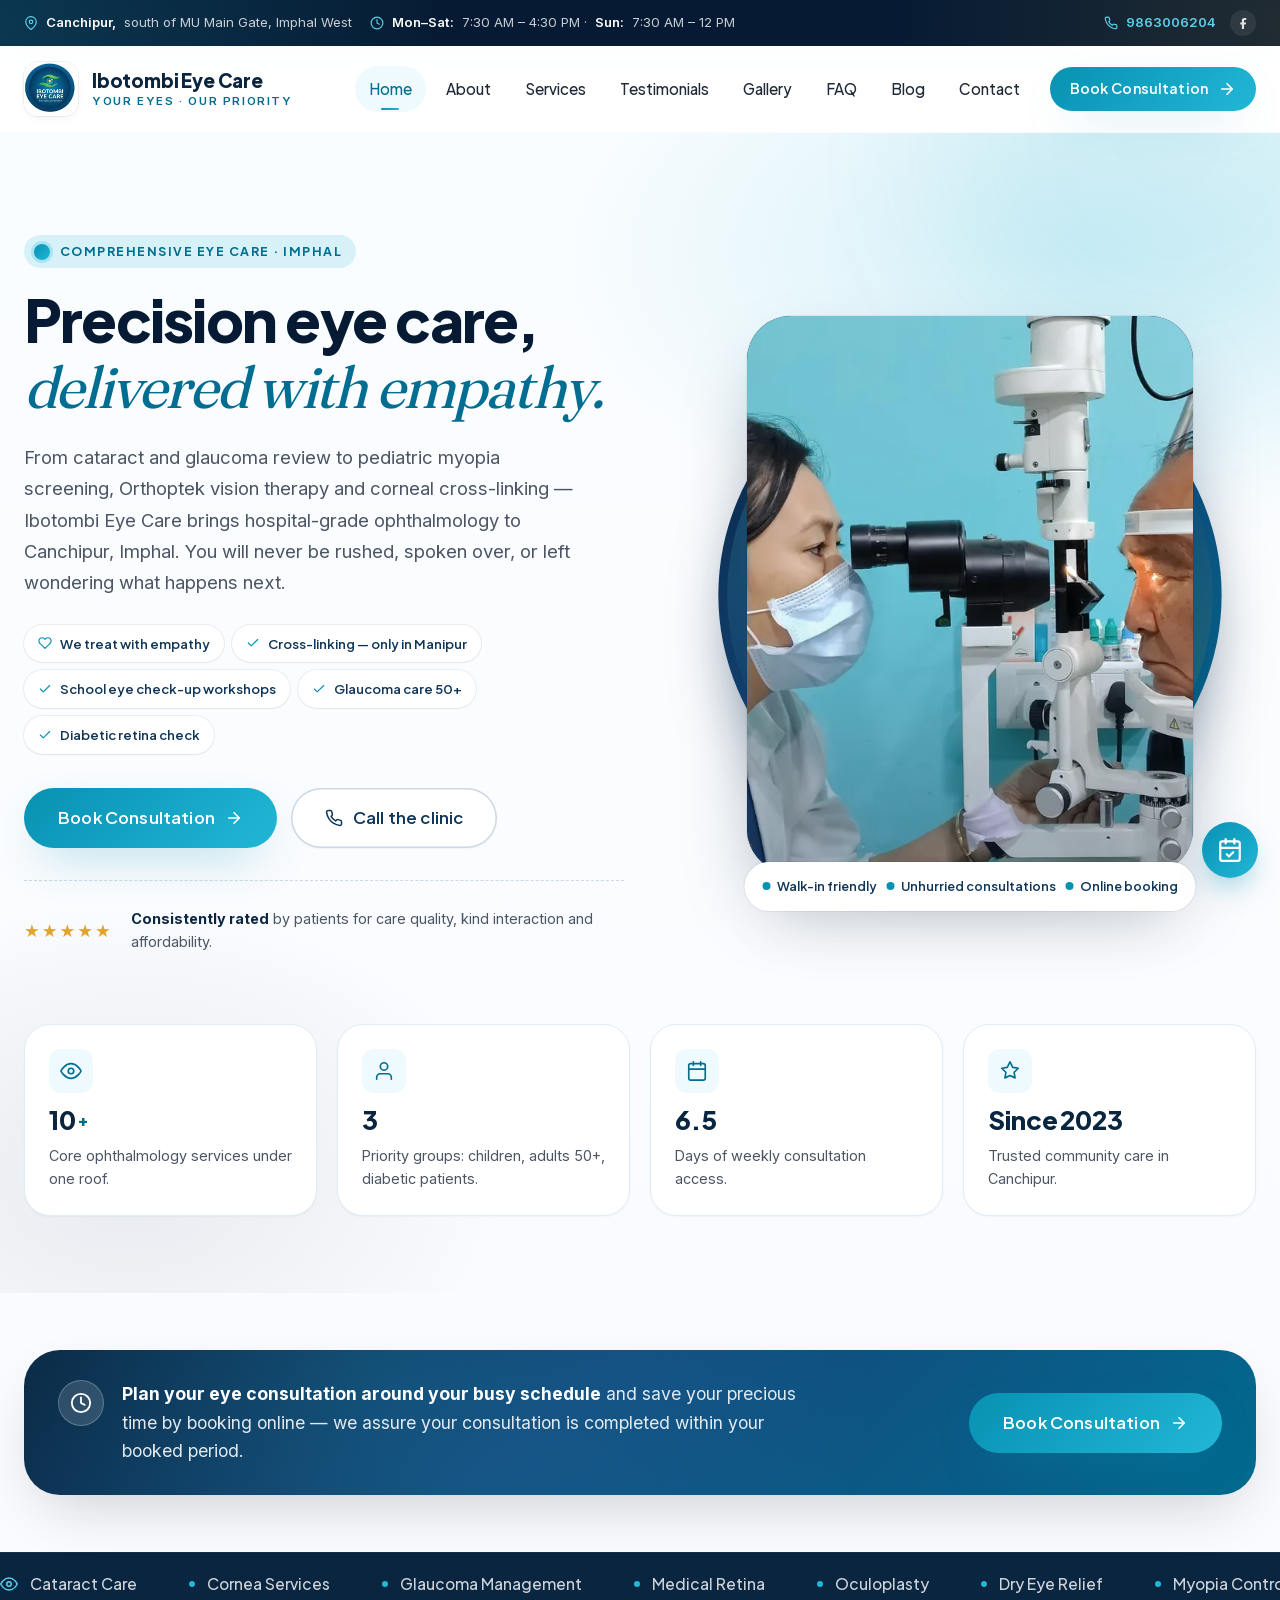
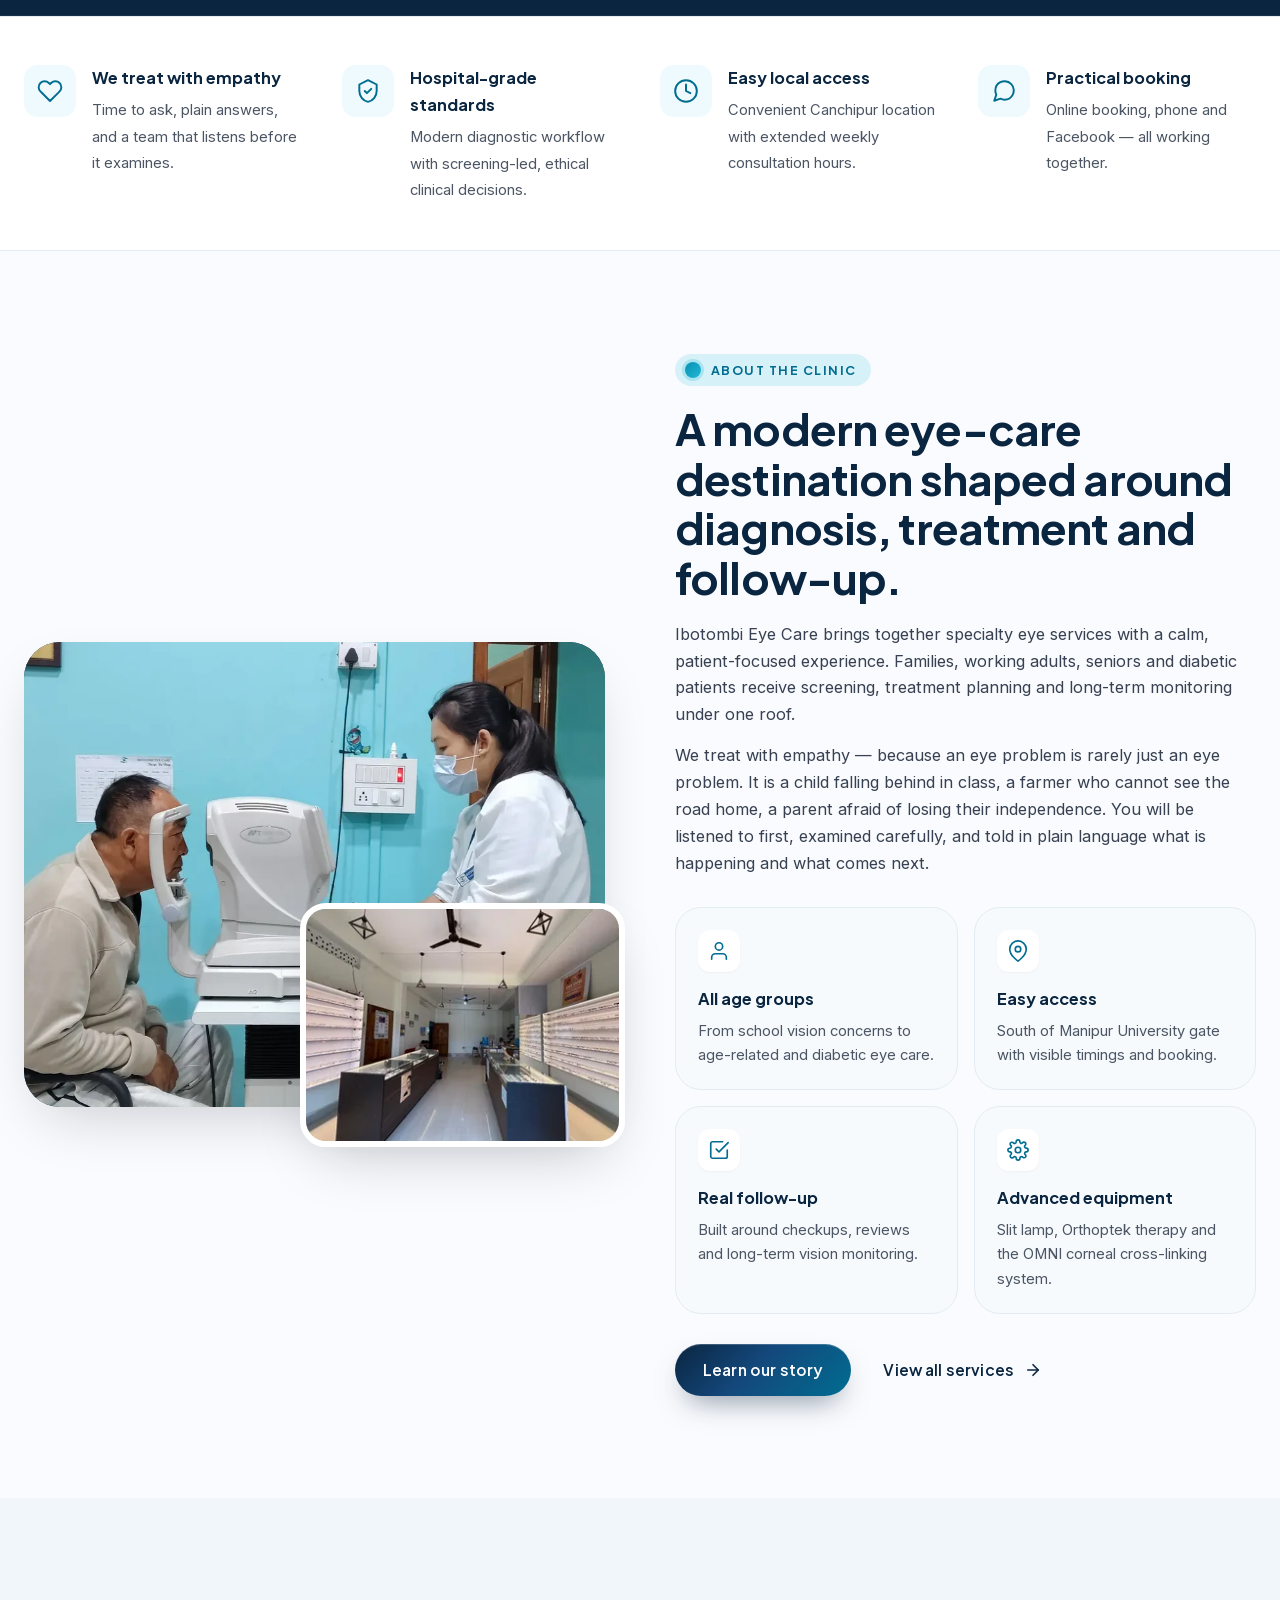
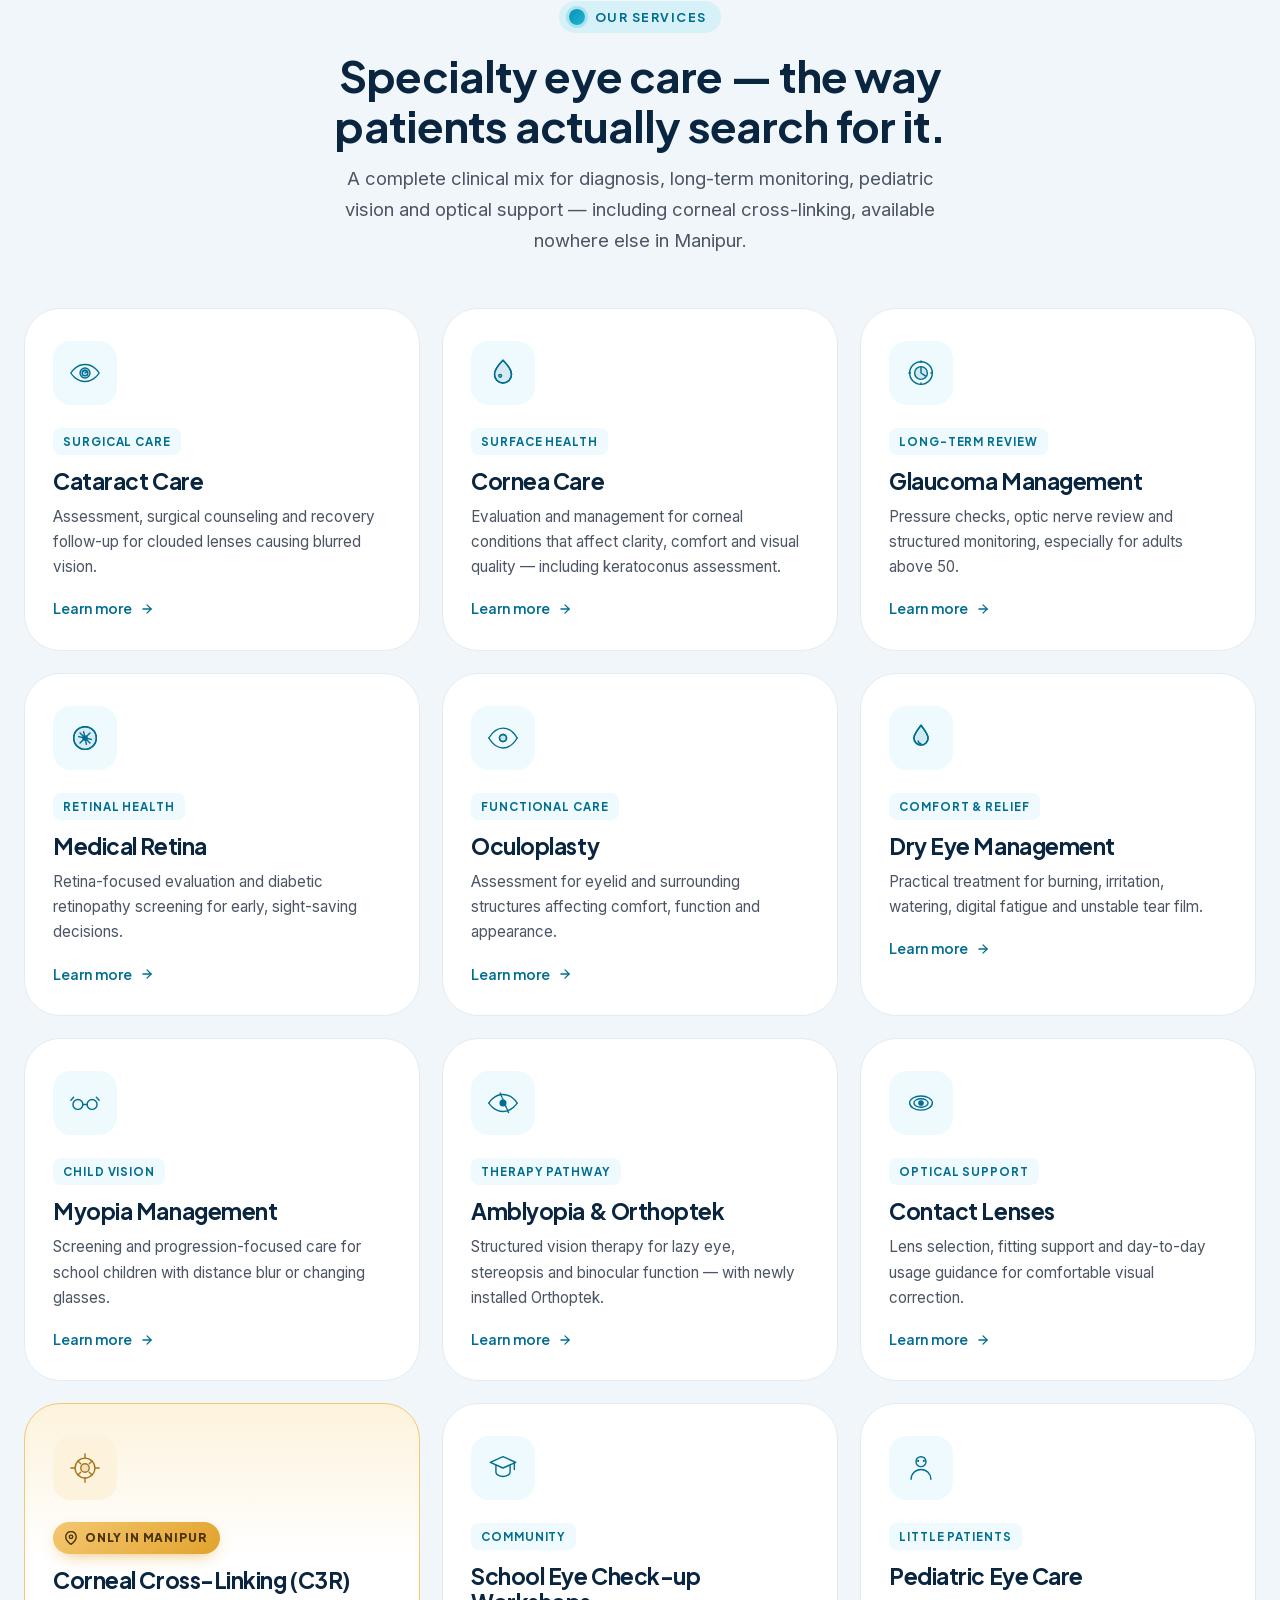
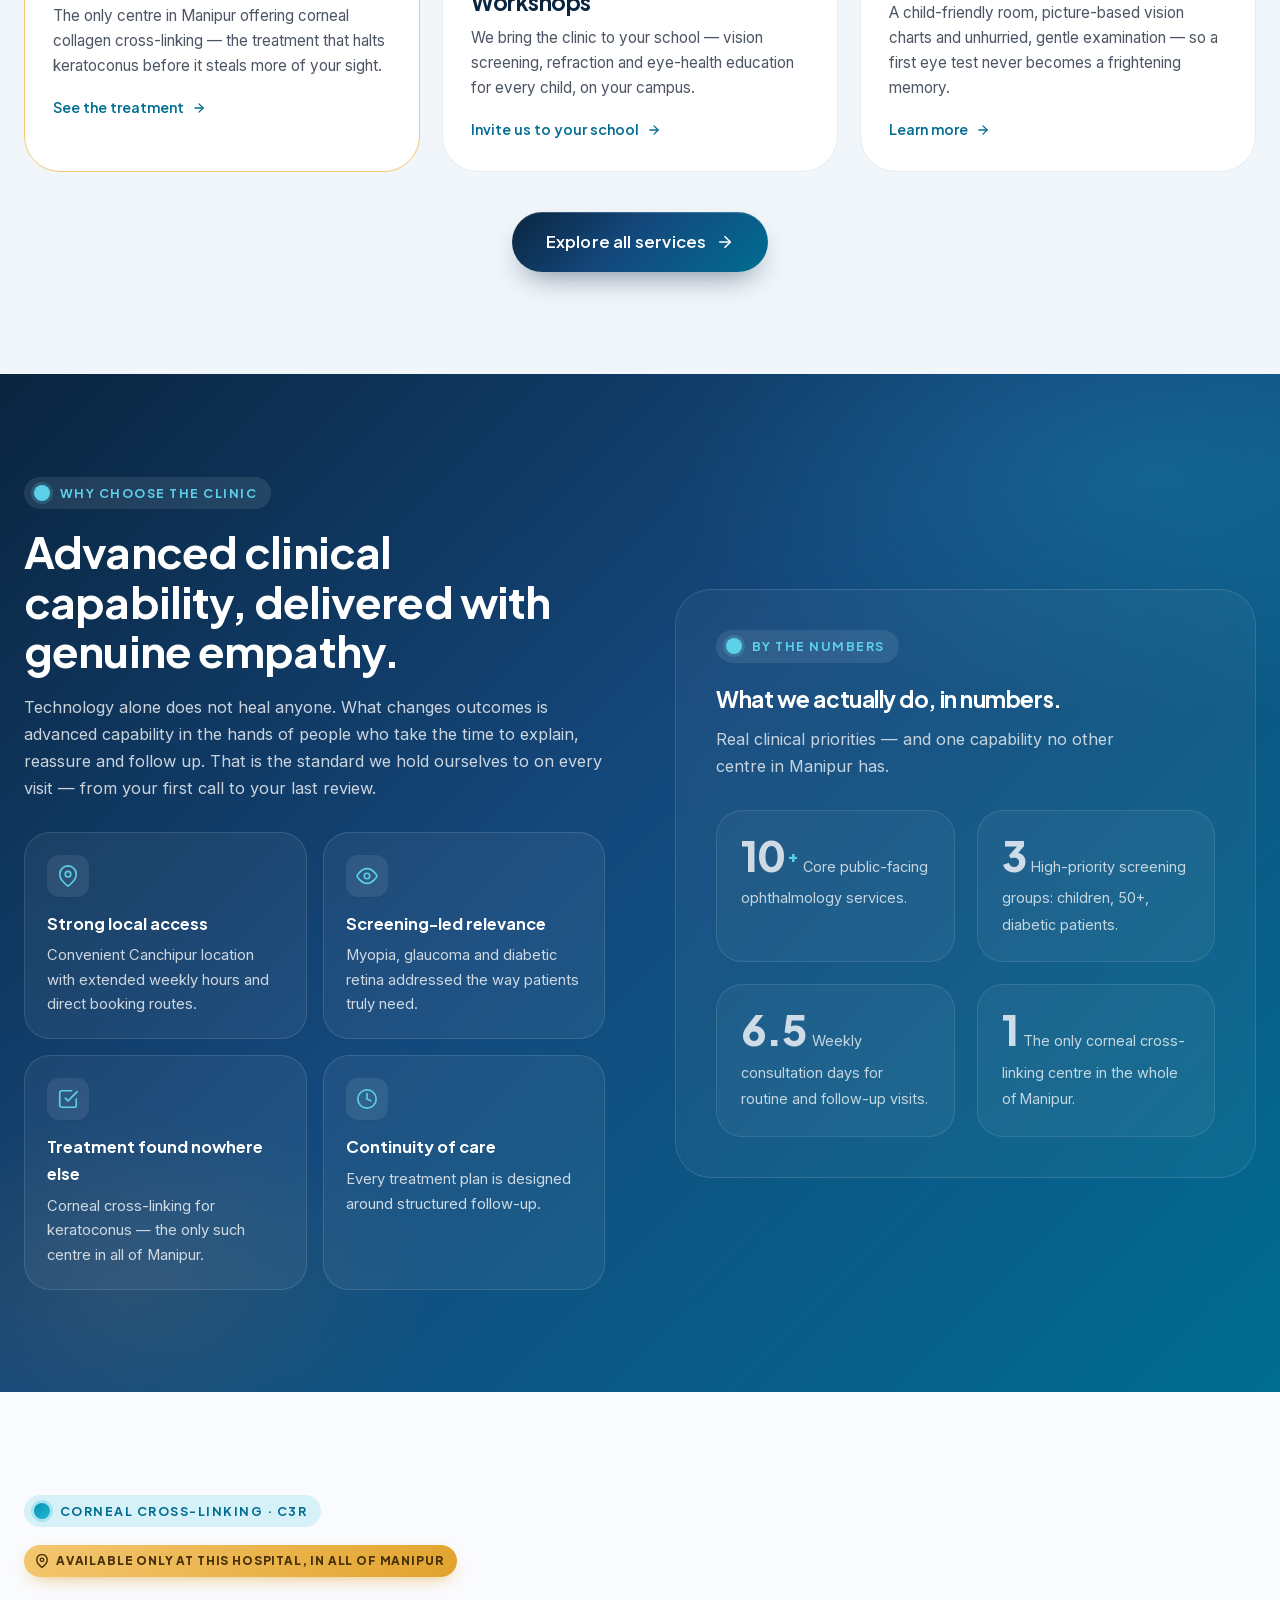
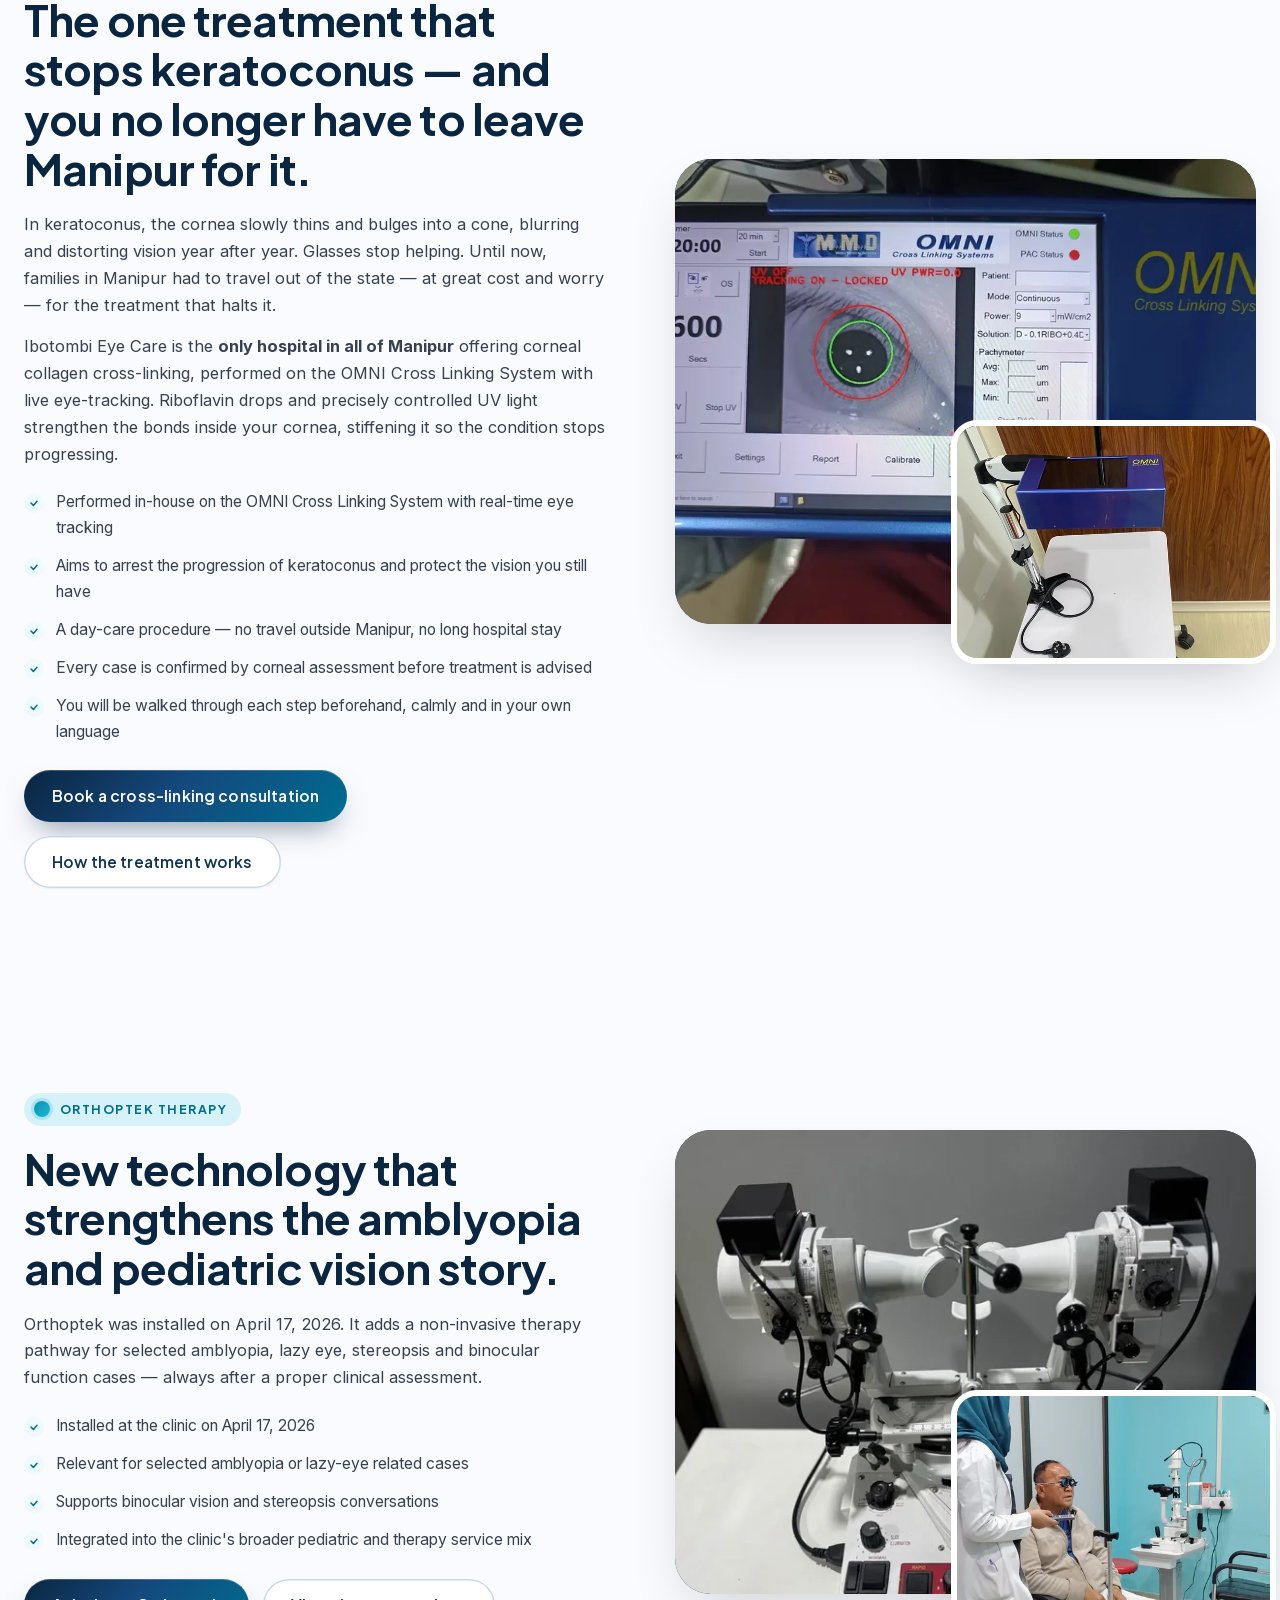
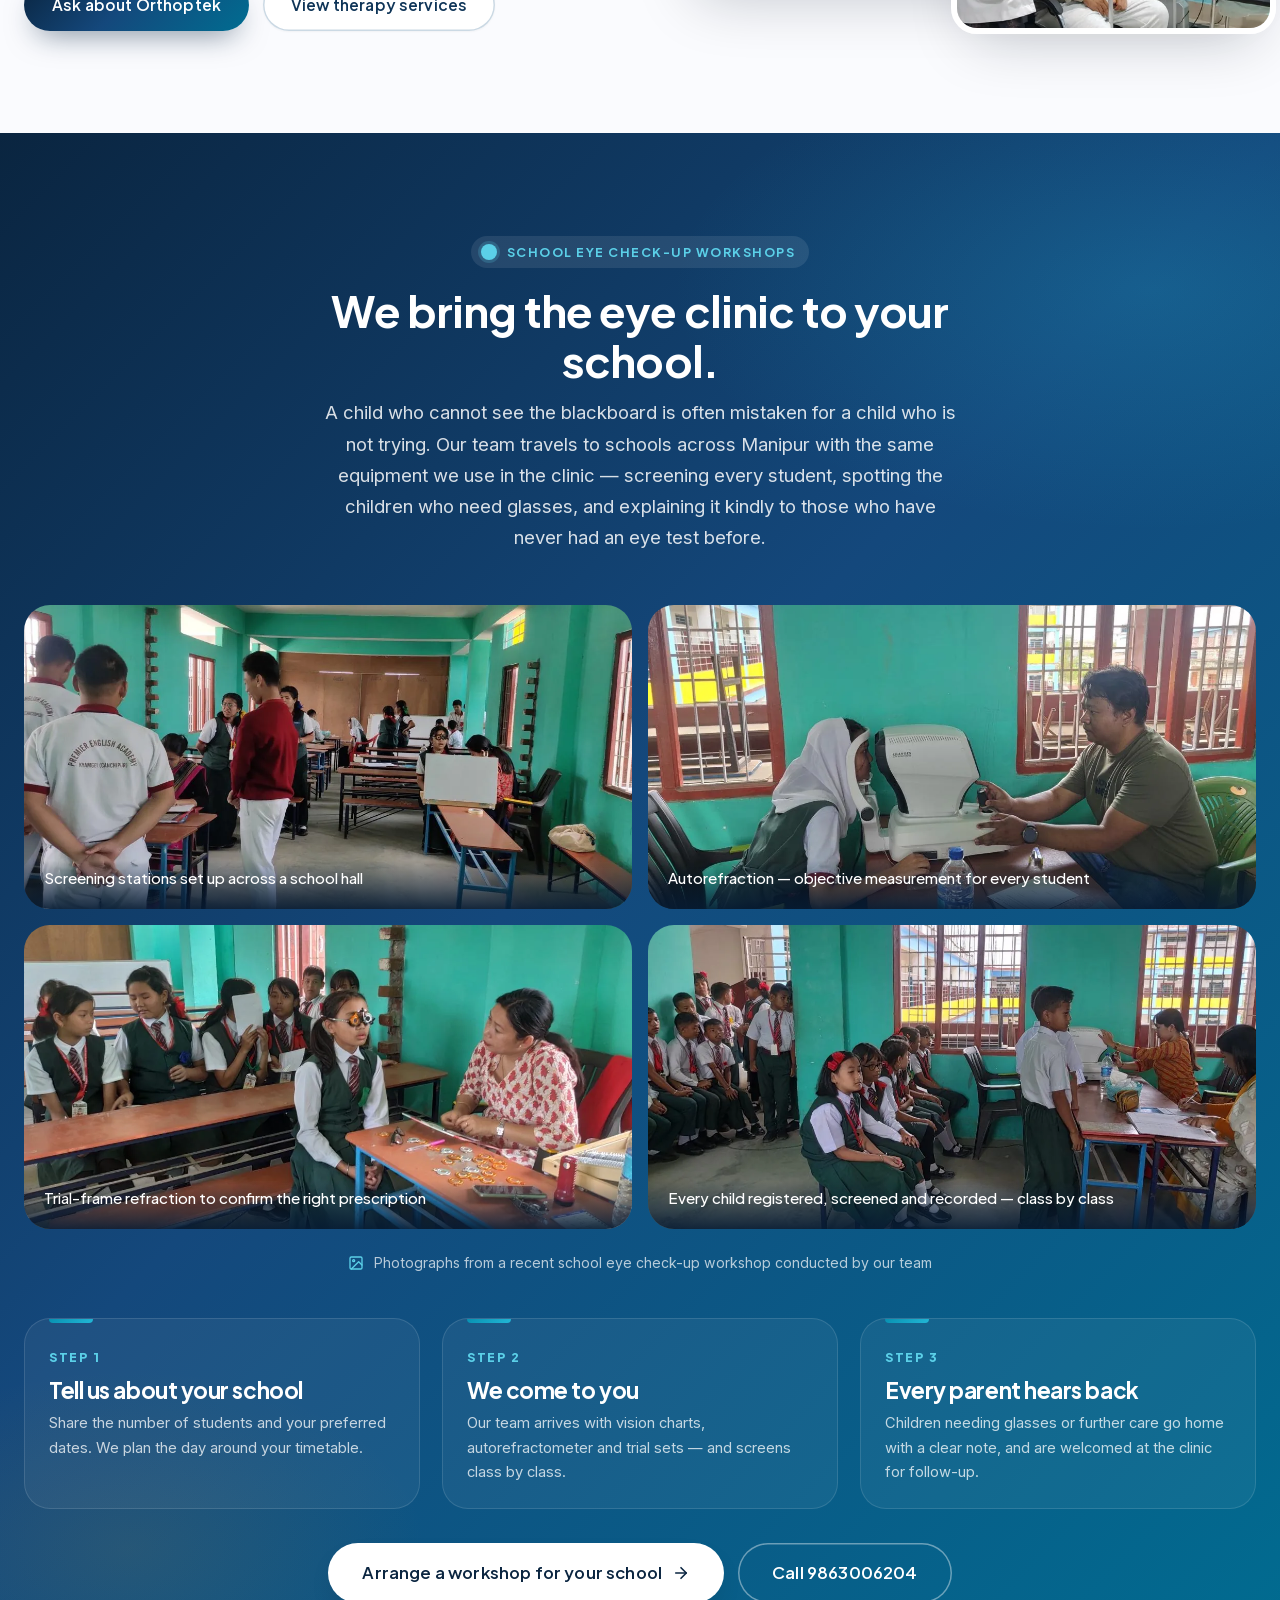
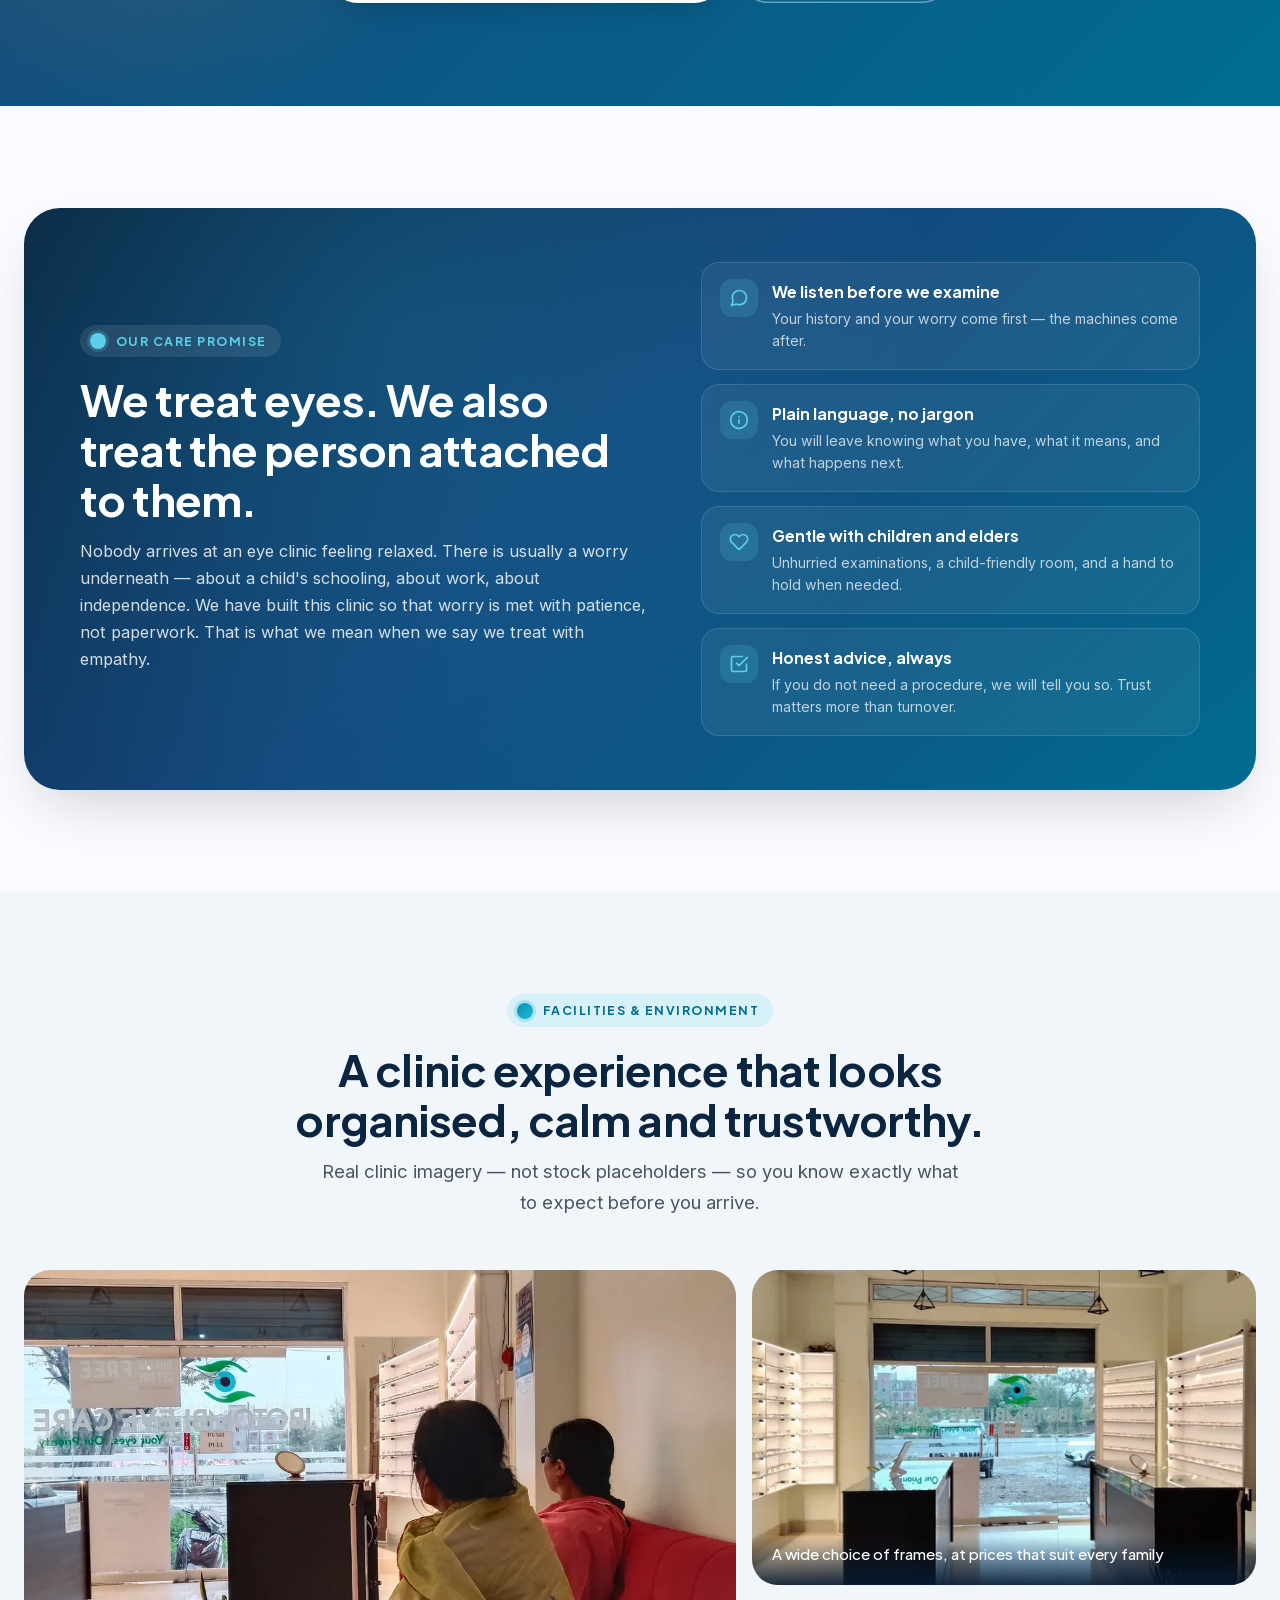
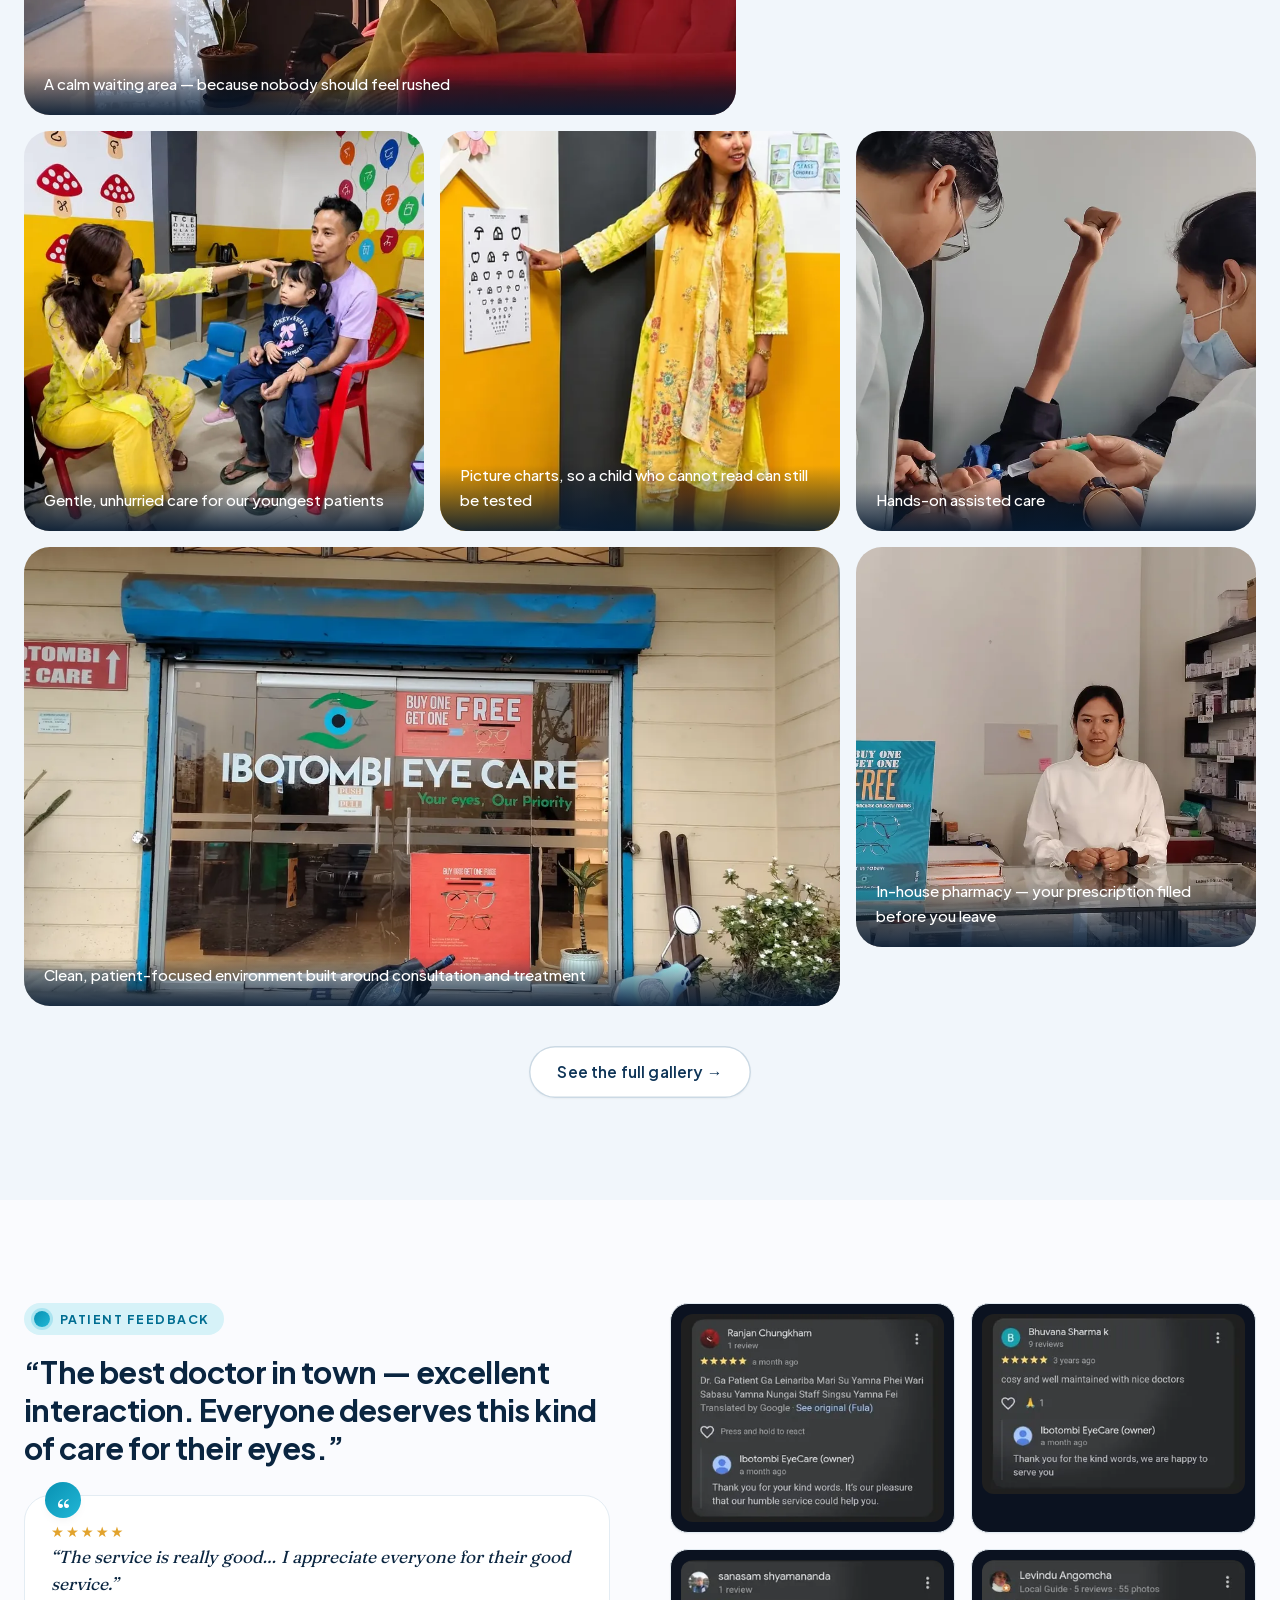
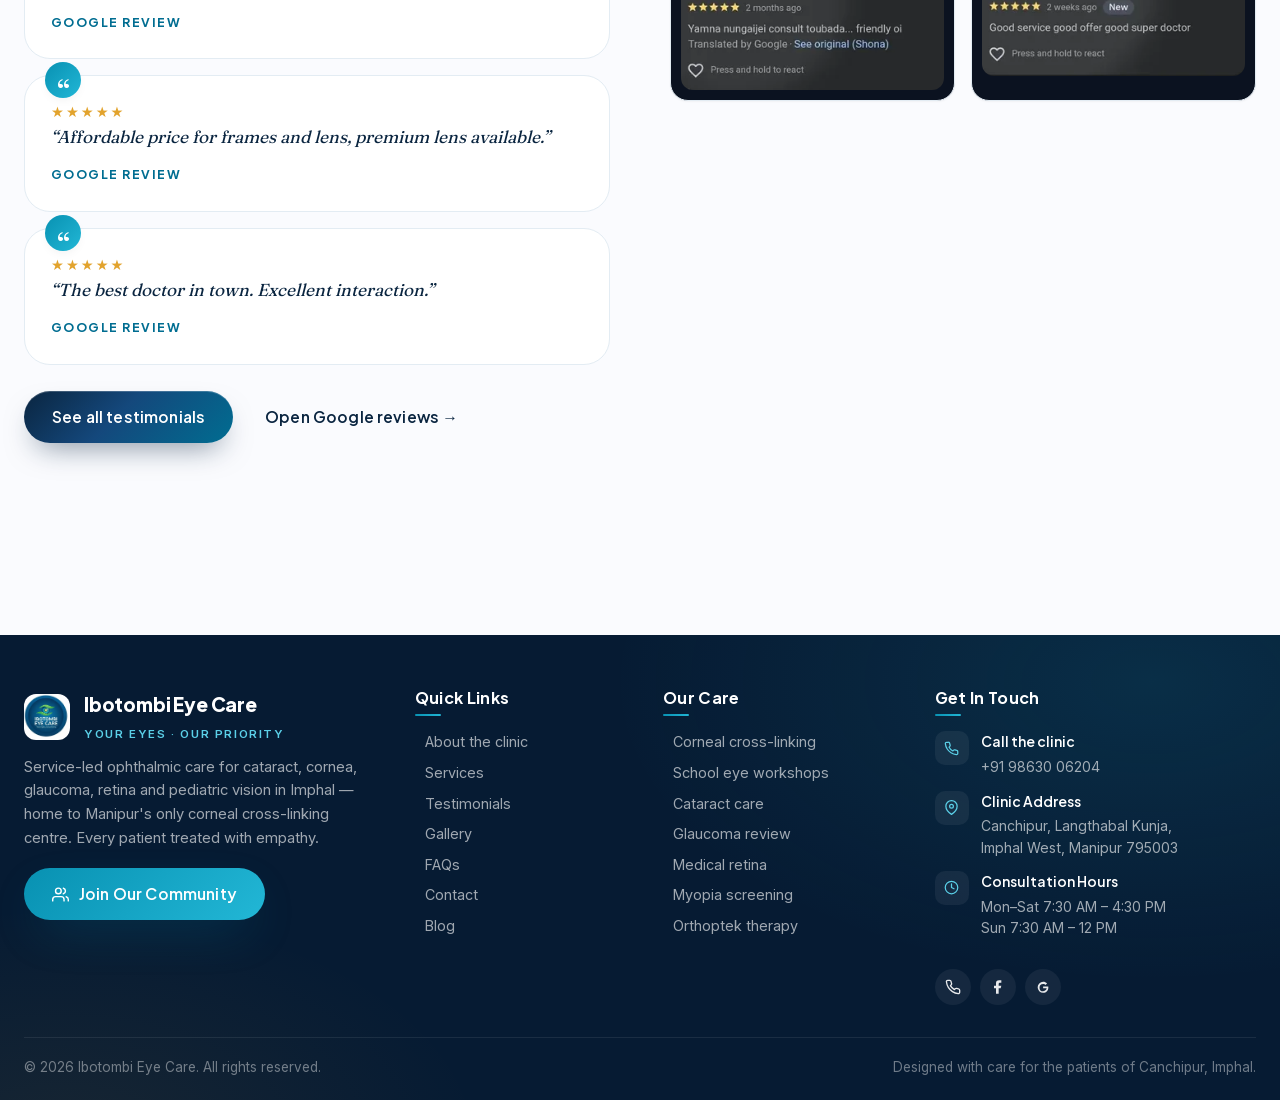
<file: index.html>
<!DOCTYPE html>
<html lang="en">
<head>
  <meta charset="UTF-8">
  <meta name="viewport" content="width=device-width, initial-scale=1.0">
  <title>Ibotombi Eye Care | Comprehensive Eye Clinic in Canchipur, Imphal</title>
  <meta name="description" content="Ibotombi Eye Care is a modern ophthalmology clinic in Canchipur, Imphal — the only centre in Manipur offering corneal cross-linking (C3R). Cataract, cornea, glaucoma, retina, dry eye, myopia, amblyopia, Orthoptek therapy, contact lenses and free school eye check-up workshops, delivered with empathy.">
  <link rel="canonical" href="https://ibotombi-eye-care.netlify.app/">
  <meta property="og:type" content="website">
  <meta property="og:site_name" content="Ibotombi Eye Care">
  <meta property="og:locale" content="en_IN">
  <meta property="og:url" content="https://ibotombi-eye-care.netlify.app/">
  <meta property="og:title" content="Ibotombi Eye Care — Your eyes, Our priority">
  <meta property="og:description" content="Ibotombi Eye Care is a modern ophthalmology clinic in Canchipur, Imphal — the only centre in Manipur offering corneal cross-linking (C3R). Cataract, cornea, glaucoma, retina, dry eye, myopia, amblyopia, Orthoptek therapy, contact lenses and free school eye check-up workshops, delivered with empathy.">
  <meta property="og:image" content="https://ibotombi-eye-care.netlify.app/assets/images/og-cover.jpg">
  <meta property="og:image:secure_url" content="https://ibotombi-eye-care.netlify.app/assets/images/og-cover.jpg">
  <meta property="og:image:type" content="image/jpeg">
  <meta property="og:image:width" content="1200">
  <meta property="og:image:height" content="630">
  <meta property="og:image:alt" content="Ibotombi Eye Care — Your eyes, Our priority">
  <meta name="twitter:card" content="summary_large_image">
  <meta name="twitter:title" content="Ibotombi Eye Care — Your eyes, Our priority">
  <meta name="twitter:description" content="Ibotombi Eye Care is a modern ophthalmology clinic in Canchipur, Imphal — the only centre in Manipur offering corneal cross-linking (C3R). Cataract, cornea, glaucoma, retina, dry eye, myopia, amblyopia, Orthoptek therapy, contact lenses and free school eye check-up workshops, delivered with empathy.">
  <meta name="twitter:image" content="https://ibotombi-eye-care.netlify.app/assets/images/og-cover.jpg">
  <meta name="twitter:image:alt" content="Ibotombi Eye Care — Your eyes, Our priority">
  <meta name="theme-color" content="#0A2540">
  <link rel="icon" href="assets/images/logo.jpeg">
  <!-- Typefaces are embedded in this page's <style> as base64 woff2:
       no font file, no font request, nothing shared with the other pages. -->
  <!-- Hero photo. `.hero-visual` is display:none below 821px, so the preload is
       scoped to the widths that actually paint it and mirrors the image srcset
       so the preload and the element resolve to the same file. -->
  <link rel="preload" as="image" fetchpriority="high" media="(min-width: 821px)"
        href="assets/images/clinic_photos/IMG_20260328_111314.webp"
        imagesrcset="assets/images/clinic_photos/IMG_20260328_111314-800w.webp 800w, assets/images/clinic_photos/IMG_20260328_111314.webp 1600w"
        imagesizes="(max-width: 1100px) 1167px, 1244px">
  <!-- BUILD:CSS -->
  <style>@font-face {
  font-family: 'Inter';
  font-style: normal;
  font-weight: 400 700;
  font-display: swap;
  src: url([data-uri]) format('woff2');
  unicode-range: U+0020-007E, U+00A0, U+00A9, U+00B7, U+00D7, U+2013-2014, U+2018-2019, U+201C-201D, U+2026, U+20B9, U+2192, U+2605;
}
@font-face {
  font-family: 'Plus Jakarta Sans';
  font-style: normal;
  font-weight: 400 800;
  font-display: swap;
  src: url([data-uri]) format('woff2');
  unicode-range: U+0020-007E, U+00A0, U+00A9, U+00B7, U+00D7, U+2013-2014, U+2018-2019, U+201C-201D, U+2026, U+20B9, U+2192, U+2605;
}
@font-face {
  font-family: 'Fraunces';
  font-style: normal;
  font-weight: 400 500;
  font-display: swap;
  src: url([data-uri]) format('woff2');
  unicode-range: U+0020-007E, U+00A0, U+00A9, U+00B7, U+00D7, U+2013-2014, U+2018-2019, U+201C-201D, U+2026, U+20B9, U+2192, U+2605;
}
    /* Generated by build.py from src/site.css — the rules index.html uses.
       Edit src/site.css, then run: python3 build.py */
    :root {

      --navy-900: #061B33;
      --navy-800: #0A2540;
      --navy-700: #0F3558;
      --teal-600: #006D91;
      --teal-500: #0891B2;
      --teal-400: #22B7D6;
      --teal-300: #5BD0E8;
      --teal-100: #D6F2F8;
      --teal-50:  #EEFAFD;
      --gold-500: #E2A32D;
      --gold-400: #F4C770;
      --gold-100: #FDF3DC;


      --ink-700: #1F2937;
      --ink-600: #374151;
      --ink-500: #4B5563;
      --ink-400: #6B7280;
      --paper:   #FFFFFF;
      --cream:   #FAFBFE;


      --bg:             var(--cream);
      --bg-soft:        #F1F6FB;
      --bg-muted:       #EAF2F9;
      --surface-tint:   #F7FAFD;
      --text:           var(--ink-600);
      --text-soft:      var(--ink-500);
      --text-faint:     var(--ink-400);
      --heading:        var(--navy-800);
      --line:           #E3ECF3;
      --line-strong:    #CBD9E4;

      --accent-soft:    var(--teal-100);


      --grad-primary: linear-gradient(135deg, #0A2540 0%, #14487C 45%, #006D91 100%);
      --grad-accent:  linear-gradient(135deg, #0891B2 0%, #22B7D6 100%);
      --grad-soft:    linear-gradient(135deg, #EEFAFD 0%, #F1F6FB 100%);
      --grad-gold:    linear-gradient(135deg, #F4C770 0%, #E2A32D 100%);
      --grad-halo:    radial-gradient(circle at 30% 20%, rgba(34,183,214,0.18), transparent 55%),
                      radial-gradient(circle at 80% 30%, rgba(20,72,124,0.12), transparent 60%);


      --r-xs: 8px;
      --r-sm: 12px;
      --r-md: 18px;
      --r-lg: 26px;
      --r-xl: 36px;
      --r-pill: 999px;


      --sh-xs:   0 1px 2px rgba(11, 18, 32, 0.04);
      --sh-sm:   0 4px 12px -4px rgba(11, 18, 32, 0.08);
      --sh-md:   0 12px 30px -12px rgba(11, 18, 32, 0.14);
      --sh-lg:   0 24px 60px -20px rgba(11, 18, 32, 0.22);
      --sh-glow: 0 18px 50px -18px rgba(8, 145, 178, 0.45);
      --sh-ring: 0 0 0 1px rgba(11, 18, 32, 0.06);


      --ease-out:  cubic-bezier(0.22, 1, 0.36, 1);
      --ease-soft: cubic-bezier(0.4, 0, 0.2, 1);
      --dur-fast:  180ms;
      --dur-base:  320ms;
      --dur-slow:  560ms;


      --container: min(1240px, calc(100% - 48px));


      --font-sans: 'Inter', system-ui, -apple-system, 'Segoe UI', sans-serif;
      --font-display: 'Plus Jakarta Sans', 'Inter', sans-serif;
      --font-serif: 'Fraunces', 'Plus Jakarta Sans', serif;
    }
    *, *::before, *::after { box-sizing: border-box; }
    html { scroll-behavior: smooth; -webkit-text-size-adjust: 100%; }
    body {
      margin: 0;
      min-width: 320px;
      background: var(--bg);
      color: var(--text);
      font-family: var(--font-sans);
      font-size: 16px;
      line-height: 1.65;
      -webkit-font-smoothing: antialiased;
      -moz-osx-font-smoothing: grayscale;
      overflow-x: hidden;
    }
    img, video, svg { display: block; max-width: 100%; }
    a { color: inherit; text-decoration: none; transition: color var(--dur-fast) var(--ease-soft); }
    button, input, textarea, select { font: inherit; color: inherit; }
    button { cursor: pointer; background: none; border: none; }
    ::selection { background: rgba(8, 145, 178, 0.2); color: var(--navy-900); }
    html { scrollbar-color: var(--teal-400) transparent; }
    ::-webkit-scrollbar { width: 10px; height: 10px; }
    ::-webkit-scrollbar-thumb { background: linear-gradient(var(--teal-400), var(--teal-600)); border-radius: 10px; }
    ::-webkit-scrollbar-track { background: var(--bg-soft); }
    h1, h2, h3, h4, h5 {
      margin: 0 0 14px;
      color: var(--heading);
      font-family: var(--font-display);
      font-weight: 700;
      letter-spacing: -0.02em;
      line-height: 1.14;
    }
    h1 { font-size: clamp(2.3rem, 4.6vw, 3.9rem); font-weight: 800; letter-spacing: -0.03em; }
    h2 { font-size: clamp(1.9rem, 3.4vw, 2.8rem); }
    h3 { font-size: clamp(1.2rem, 2vw, 1.4rem); }
    h4 { font-size: 1.08rem; }
    p { margin: 0 0 14px; color: var(--text); font-size: 1.02rem; }
    .lead { font-size: 1.15rem; color: var(--text-soft); line-height: 1.7; }
    .accent-serif {
      font-family: var(--font-serif);
      font-style: italic;
      font-weight: 400;
      color: var(--teal-600);
    }
    .container { width: var(--container); margin-inline: auto; }
    .section { padding: clamp(72px, 8vw, 120px) 0; position: relative; }
    .section.section-tight { padding: clamp(36px, 4.5vw, 64px) 0; }
    .section-header { max-width: 760px; margin-bottom: clamp(40px, 4vw, 60px); }
    .section-header.center { margin-inline: auto; text-align: center; }
    .section-header.center .eyebrow { margin-inline: auto; }
    .section-header h2 { margin-bottom: 12px; }
    .section-header .lead { margin-top: 10px; max-width: 640px; }
    .section-header.center .lead { margin-inline: auto; }
    .eyebrow {
      display: inline-flex;
      align-items: center;
      gap: 10px;
      padding: 6px 14px 6px 10px;
      margin-bottom: 18px;
      background: var(--accent-soft);
      color: var(--teal-600);
      font-family: var(--font-display);
      font-size: 0.78rem;
      font-weight: 700;
      letter-spacing: 0.12em;
      text-transform: uppercase;
      border-radius: var(--r-pill);
    }
    .eyebrow::before {
      content: "";
      width: 16px; height: 16px;
      border-radius: 50%;
      background: var(--grad-accent);
      box-shadow: 0 0 0 3px rgba(34, 183, 214, 0.25);
      flex-shrink: 0;
    }
    .button {
      --bh: 52px;
      display: inline-flex;
      align-items: center;
      justify-content: center;
      gap: 10px;
      height: var(--bh);
      padding: 0 28px;
      border-radius: var(--r-pill);
      font-family: var(--font-display);
      font-weight: 600;
      font-size: 0.98rem;
      letter-spacing: 0.01em;
      transition: transform var(--dur-base) var(--ease-out),
                  background var(--dur-base) var(--ease-out),
                  box-shadow var(--dur-base) var(--ease-out),
                  color var(--dur-fast) var(--ease-out);
      white-space: nowrap;
      position: relative;
      isolation: isolate;
    }
    .button-small { --bh: 44px; padding: 0 20px; font-size: 0.9rem; }
    .button-large { --bh: 60px; padding: 0 34px; font-size: 1.05rem; }
    .button svg { width: 18px; height: 18px; transition: transform var(--dur-base) var(--ease-out); }
    .button:hover svg { transform: translateX(3px); }
    .button-primary {
      background: var(--grad-primary);
      color: #fff !important;
      box-shadow: 0 14px 30px -12px rgba(10, 37, 64, 0.55),
                  inset 0 1px 0 rgba(255,255,255,0.2);
    }
    .button-primary:hover { transform: translateY(-2px); box-shadow: 0 22px 45px -16px rgba(8, 145, 178, 0.55); }
    .button-accent {
      background: var(--grad-accent);
      color: #fff !important;
      box-shadow: var(--sh-glow);
    }
    .button-accent:hover { transform: translateY(-2px); box-shadow: 0 24px 50px -14px rgba(8, 145, 178, 0.65); }
    .button-secondary {
      background: var(--paper);
      color: var(--navy-700) !important;
      box-shadow: inset 0 0 0 1.5px var(--line-strong), var(--sh-xs);
    }
    .button-secondary:hover { box-shadow: inset 0 0 0 1.5px var(--teal-500), var(--sh-sm); color: var(--teal-600) !important; transform: translateY(-1px); }
    .button-ghost {
      background: transparent;
      color: var(--heading) !important;
      padding: 0 18px;
    }
    .button-ghost:hover { color: var(--teal-600) !important; }
    .button-ghost::after {
      content: "";
      position: absolute;
      left: 18px; right: 18px; bottom: 14px;
      height: 1.5px;
      background: currentColor;
      transform: scaleX(0);
      transform-origin: left;
      transition: transform var(--dur-base) var(--ease-out);
    }
    .button-ghost:hover::after { transform: scaleX(1); }
    .button-light {
      background: #fff;
      color: var(--navy-800) !important;
      box-shadow: 0 12px 28px -10px rgba(0,0,0,0.18);
    }
    .button-light:hover { transform: translateY(-2px); box-shadow: 0 18px 36px -10px rgba(0,0,0,0.22); }
    .button-outline-light {
      background: transparent;
      color: #fff !important;
      box-shadow: inset 0 0 0 1.5px rgba(255,255,255,0.4);
    }
    .button-outline-light:hover { background: rgba(255,255,255,0.08); box-shadow: inset 0 0 0 1.5px rgba(255,255,255,0.9); }
    .topbar {
      background: var(--navy-900);
      color: #fff;
      font-size: 0.82rem;
      padding: 10px 0;
      position: relative;
      overflow: hidden;
    }
    .topbar::before {
      content: "";
      position: absolute; inset: 0;
      background: radial-gradient(circle at 0% 50%, rgba(34,183,214,0.18), transparent 35%),
                  radial-gradient(circle at 100% 50%, rgba(228,163,45,0.12), transparent 30%);
      pointer-events: none;
    }
    .topbar-inner {
      display: flex;
      justify-content: space-between;
      align-items: center;
      flex-wrap: wrap;
      gap: 12px;
      position: relative;
      z-index: 1;
    }
    .topbar-note {
      display: flex;
      flex-wrap: wrap;
      gap: 18px;
      align-items: center;
      color: rgba(255,255,255,0.78);
    }
    .topbar-note span { display: inline-flex; align-items: center; gap: 8px; }
    .topbar-note svg { width: 14px; height: 14px; color: var(--teal-300); }
    .topbar-note strong { color: #fff; font-weight: 600; }
    .topbar-actions { display: inline-flex; gap: 14px; align-items: center; }
    .topbar-link {
      color: var(--teal-300);
      font-weight: 600;
      display: inline-flex;
      gap: 8px;
      align-items: center;
    }
    .topbar-link:hover { color: #fff; }
    .topbar-link svg { width: 14px; height: 14px; }
    .topbar-socials { display: inline-flex; gap: 8px; }
    .topbar-socials a {
      width: 26px; height: 26px;
      border-radius: 50%;
      display: inline-flex; align-items: center; justify-content: center;
      background: rgba(255,255,255,0.08);
      color: rgba(255,255,255,0.85);
      transition: var(--dur-fast);
    }
    .topbar-socials a:hover { background: var(--teal-400); color: var(--navy-900); }
    .topbar-socials svg { width: 13px; height: 13px; }
    .site-header {
      position: sticky;
      top: 0;
      z-index: 60;
      background: transparent;
      border-bottom: 1px solid transparent;
      transition: border-color var(--dur-base), box-shadow var(--dur-base);
    }
    .site-header::before {
      content: "";
      position: absolute;
      inset: 0;
      z-index: -1;
      background: rgba(255, 255, 255, 0.88);
      backdrop-filter: saturate(180%) blur(16px);
      -webkit-backdrop-filter: saturate(180%) blur(16px);
      transition: background var(--dur-base);
      pointer-events: none;
    }
    .site-header.is-scrolled::before { background: rgba(255,255,255,0.96); }
    .site-header.is-scrolled {
      border-bottom-color: var(--line);
      box-shadow: 0 12px 30px -24px rgba(10,37,64,0.25);
    }
    body.nav-open .site-header { z-index: 90; }
    .nav-shell {
      display: flex;
      align-items: center;
      justify-content: space-between;
      padding: 16px 0;
      gap: 20px;
    }
    .brand { display: flex; align-items: center; gap: 14px; }
    .brand-logo {
      width: 54px; height: 54px;
      border-radius: 14px;
      background: var(--paper);
      box-shadow: var(--sh-sm), var(--sh-ring);
      overflow: hidden;
      display: grid;
      place-items: center;
      flex-shrink: 0;
    }
    .brand-logo img { width: 100%; height: 100%; object-fit: cover; }
    .brand-text { display: flex; flex-direction: column; line-height: 1.1; }
    .brand-title {
      color: var(--navy-800);
      font-family: var(--font-display);
      font-size: 1.18rem;
      font-weight: 800;
      letter-spacing: -0.01em;
    }
    .brand-tag {
      color: var(--teal-600);
      font-size: 0.72rem;
      font-weight: 600;
      letter-spacing: 0.14em;
      text-transform: uppercase;
      margin-top: 4px;
    }
    .nav-backdrop {
      position: fixed;
      inset: 0;
      background: rgba(6, 27, 51, 0.45);
      backdrop-filter: blur(2px);
      opacity: 0;
      visibility: hidden;
      transition: opacity 0.3s var(--ease-out), visibility 0.3s var(--ease-out);
      z-index: 65;
    }
    .nav-backdrop.is-visible { opacity: 1; visibility: visible; }
    .site-nav {
      display: flex;
      align-items: center;
      gap: 6px;
    }
    .site-nav a:not(.button) {
      position: relative;
      padding: 10px 14px;
      color: var(--ink-700);
      font-family: var(--font-display);
      font-weight: 500;
      font-size: 0.95rem;
      border-radius: var(--r-pill);
      transition: color var(--dur-fast), background var(--dur-fast);
    }
    .site-nav a:not(.button):hover {
      color: var(--teal-600);
      background: var(--teal-50);
    }
    .site-nav a[aria-current="page"]:not(.button) {
      color: var(--teal-600);
      background: var(--teal-50);
    }
    .site-nav a[aria-current="page"]:not(.button)::after {
      content: "";
      position: absolute;
      left: 50%; bottom: 2px;
      width: 18px; height: 2px;
      background: var(--grad-accent);
      border-radius: 2px;
      transform: translateX(-50%);
    }
    .site-nav .button { margin-left: 10px; }
    .nav-toggle {
      display: none;
      position: relative;
      z-index: 80;
      width: 48px; height: 48px;
      border-radius: var(--r-sm);
      background: var(--teal-50);
      color: var(--navy-800);
      align-items: center;
      justify-content: center;
    }
    .nav-toggle[aria-expanded="true"] { background: var(--navy-800); color: #fff; }
    .nav-toggle span { position: relative; display: block; width: 22px; height: 2px; background: currentColor; border-radius: 2px; transition: var(--dur-fast); }
    .nav-toggle span::before, .nav-toggle span::after {
      content: ""; position: absolute; left: 0; width: 22px; height: 2px; background: currentColor; border-radius: 2px; transition: var(--dur-fast);
    }
    .nav-toggle span::before { top: -7px; }
    .nav-toggle span::after { top: 7px; }
    .nav-toggle[aria-expanded="true"] span { background: transparent; }
    .nav-toggle[aria-expanded="true"] span::before { top: 0; transform: rotate(45deg); }
    .nav-toggle[aria-expanded="true"] span::after { top: 0; transform: rotate(-45deg); }
    .hero {
      position: relative;
      padding: clamp(60px, 8vw, 110px) 0 clamp(60px, 6vw, 100px);
      overflow: hidden;
      background: linear-gradient(180deg, #FAFDFF 0%, var(--bg) 100%);
    }
    .hero::before {
      content: "";
      position: absolute; inset: 0;
      background:
        radial-gradient(900px 500px at 85% 10%, rgba(34,183,214,0.18), transparent 60%),
        radial-gradient(700px 500px at 10% 90%, rgba(10,37,64,0.08), transparent 55%);
      pointer-events: none;
    }
    .hero::after {
      content: "";
      position: absolute;
      top: -20%; right: -10%;
      width: 480px; height: 480px;
      background: var(--grad-accent);
      opacity: 0.08;
      filter: blur(70px);
      border-radius: 50%;
      pointer-events: none;
    }
    .hero-grid {
      display: grid;
      grid-template-columns: minmax(0, 1.05fr) minmax(0, 1fr);
      gap: 60px;
      align-items: center;
      position: relative;
      z-index: 1;
    }
    .hero-copy { max-width: 620px; }
    .hero-copy h1 { margin-bottom: 22px; color: var(--navy-900); }
    .hero-copy h1 .accent-serif { display: block; }
    .hero-copy .lead { max-width: 560px; margin-bottom: 8px; }
    .hero-badges {
      display: flex; flex-wrap: wrap; gap: 8px;
      margin-top: 26px;
    }
    .hero-badge {
      display: inline-flex; align-items: center; gap: 8px;
      padding: 8px 14px;
      background: var(--paper);
      border-radius: var(--r-pill);
      box-shadow: var(--sh-xs), var(--sh-ring);
      font-family: var(--font-display);
      font-size: 0.82rem;
      font-weight: 600;
      color: var(--navy-700);
    }
    .hero-badge svg { width: 14px; height: 14px; color: var(--teal-500); }
    .hero-actions {
      display: flex; gap: 14px; flex-wrap: wrap;
      margin-top: 34px;
    }
    .hero-trust {
      display: flex; align-items: center; gap: 18px;
      margin-top: 32px;
      padding-top: 26px;
      border-top: 1px dashed var(--line-strong);
    }
    .hero-trust-stars { display: inline-flex; color: var(--gold-500); font-size: 1.1rem; letter-spacing: 2px; }
    .hero-trust-copy { font-size: 0.9rem; color: var(--text-soft); }
    .hero-trust-copy strong { color: var(--navy-800); }
    .hero-visual {
      position: relative;
      min-height: 560px;
      display: grid;
      place-items: center;
    }
    .hero-orb {
      position: absolute;
      inset: 0;
      background: var(--grad-primary);
      border-radius: 50%;
      filter: blur(0);
      box-shadow: 0 40px 80px -30px rgba(10,37,64,0.55);
      transform: scale(0.88);
    }
    .hero-orb::before {
      content: "";
      position: absolute;
      inset: 10px;
      border-radius: 50%;
      background: radial-gradient(circle at 30% 30%, rgba(91,208,232,0.35), transparent 55%),
                  radial-gradient(circle at 75% 75%, rgba(228,163,45,0.18), transparent 55%);
    }
    .hero-photo {
      position: relative;
      z-index: 2;
      width: 78%;
      aspect-ratio: 4/5;
      border-radius: calc(var(--r-xl) + 8px);
      overflow: hidden;
      box-shadow: 0 40px 80px -20px rgba(10,37,64,0.4), var(--sh-ring);
      background: var(--navy-700);
    }
    .hero-photo img { width: 100%; height: 100%; object-fit: cover; }
    .hero-photo::after {
      content: "";
      position: absolute; inset: 0;
      background: linear-gradient(180deg, transparent 50%, rgba(10,37,64,0.25) 100%);
    }
    .hero-chips {
      position: absolute;
      bottom: -36px; left: 50%;
      transform: translateX(-50%);
      display: flex;
      gap: 10px;
      background: var(--paper);
      padding: 14px 18px;
      border-radius: var(--r-pill);
      box-shadow: var(--sh-lg), var(--sh-ring);
      z-index: 4;
      white-space: nowrap;
    }
    .hero-chip {
      display: inline-flex; align-items: center; gap: 6px;
      font-family: var(--font-display); font-size: 0.8rem; font-weight: 600;
      color: var(--navy-700);
    }
    .hero-chip .dot { width: 8px; height: 8px; border-radius: 50%; background: var(--teal-500); }
    .hero-metrics {
      display: grid;
      grid-template-columns: repeat(4, minmax(0, 1fr));
      gap: 20px;
      margin-top: 70px;
      position: relative;
      z-index: 1;
    }
    .hero-metric {
      background: var(--paper);
      border: 1px solid var(--line);
      border-radius: var(--r-lg);
      padding: 24px;
      box-shadow: var(--sh-xs);
      transition: transform var(--dur-base), box-shadow var(--dur-base);
      position: relative;
      overflow: hidden;
    }
    .hero-metric::before {
      content: "";
      position: absolute; top: 0; left: 0; right: 0; height: 3px;
      background: var(--grad-accent);
      transform: scaleX(0); transform-origin: left;
      transition: transform var(--dur-slow) var(--ease-out);
    }
    .hero-metric:hover { transform: translateY(-4px); box-shadow: var(--sh-md); }
    .hero-metric:hover::before { transform: scaleX(1); }
    .hero-metric-icon {
      width: 44px; height: 44px; border-radius: 12px;
      background: var(--teal-50); color: var(--teal-600);
      display: grid; place-items: center;
      margin-bottom: 14px;
    }
    .hero-metric-icon svg { width: 22px; height: 22px; }
    .hero-metric strong {
      display: inline-flex;
      align-items: center;
      gap: 2px;
      font-family: var(--font-display); font-size: 1.6rem; font-weight: 800;
      color: var(--navy-800); line-height: 1;
    }
    .hero-metric strong .unit {
      display: inline-block;
      font-size: 1rem;
      line-height: 1;
      color: var(--teal-600);
    }
    .hero-metric > span { color: var(--text-soft); font-size: 0.9rem; margin-top: 6px; display: block; }
    .marquee {
      background: var(--navy-800);
      color: rgba(255,255,255,0.8);
      overflow: hidden;
      border-top: 1px solid rgba(255,255,255,0.05);
      border-bottom: 1px solid rgba(255,255,255,0.05);
      padding: 18px 0;
    }
    .marquee-track {
      display: flex;
      gap: 52px;
      animation: marquee 40s linear infinite;
      width: max-content;
    }
    .marquee-item {
      display: inline-flex;
      align-items: center;
      gap: 12px;
      font-family: var(--font-display);
      font-weight: 500;
      font-size: 0.98rem;
      white-space: nowrap;
    }
    .marquee-item svg { width: 18px; height: 18px; color: var(--teal-300); }
    .marquee-item .dot { width: 6px; height: 6px; border-radius: 50%; background: var(--teal-400); }
    .pillars {
      background: var(--paper);
      border-block: 1px solid var(--line);
    }
    .pillars-inner {
      display: grid;
      grid-template-columns: repeat(4, minmax(0, 1fr));
      gap: 40px;
      padding: 48px 0;
    }
    .pillar { display: flex; gap: 16px; align-items: flex-start; }
    .pillar-icon {
      width: 52px; height: 52px;
      flex-shrink: 0;
      border-radius: 14px;
      background: var(--teal-50);
      color: var(--teal-600);
      display: grid; place-items: center;
    }
    .pillar-icon svg { width: 26px; height: 26px; }
    .pillar strong {
      display: block;
      color: var(--navy-800);
      font-family: var(--font-display);
      font-weight: 700;
      font-size: 1.02rem;
      margin-bottom: 4px;
    }
    .pillar span { font-size: 0.92rem; color: var(--text-soft); line-height: 1.55; }
    .split {
      display: grid;
      grid-template-columns: minmax(0, 1fr) minmax(0, 1fr);
      gap: 70px;
      align-items: center;
    }
    .split.reverse .split-copy { order: -1; }
    .split-copy h2 { margin-bottom: 18px; }
    .split-copy p { color: var(--text); }
    .split-copy p + p { margin-top: 4px; }
    .split-media {
      position: relative;
    }
    .split-media-main {
      position: relative;
      border-radius: var(--r-xl);
      overflow: hidden;
      box-shadow: var(--sh-lg);
      aspect-ratio: 5/4;
      background: var(--navy-700);
    }
    .split-media-main img { width: 100%; height: 100%; object-fit: cover; transition: transform 1s var(--ease-out); }
    .split-media-main:hover img { transform: scale(1.04); }
    .split-media-accent {
      position: absolute;

      bottom: -40px; right: -20px;
      width: 56%;
      aspect-ratio: 4/3;
      border-radius: var(--r-lg);
      overflow: hidden;
      box-shadow: var(--sh-lg);
      border: 6px solid var(--paper);
    }
    .split-media-accent img { width: 100%; height: 100%; object-fit: cover; }
    .benefit-grid {
      display: grid;
      grid-template-columns: repeat(2, minmax(0, 1fr));
      gap: 16px;
      margin-top: 30px;
    }
    .benefit-item {
      background: var(--surface-tint);
      border: 1px solid var(--line);
      border-radius: var(--r-lg);
      padding: 22px;
      transition: transform var(--dur-base), box-shadow var(--dur-base), border-color var(--dur-base);
    }
    .benefit-item:hover { transform: translateY(-3px); box-shadow: var(--sh-md); border-color: var(--teal-300); }
    .benefit-item-icon {
      width: 42px; height: 42px;
      border-radius: 12px;
      background: var(--paper);
      color: var(--teal-600);
      display: grid; place-items: center;
      box-shadow: var(--sh-xs);
      margin-bottom: 14px;
    }
    .benefit-item-icon svg { width: 22px; height: 22px; }
    .benefit-item strong {
      display: block; color: var(--navy-800);
      font-family: var(--font-display); font-weight: 700; font-size: 1.02rem;
      margin-bottom: 6px;
    }
    .benefit-item p { color: var(--text-soft); font-size: 0.92rem; margin: 0; }
    .service-grid {
      display: grid;
      grid-template-columns: repeat(3, minmax(0, 1fr));
      gap: 22px;
    }
    .service-card {
      position: relative;
      background: var(--paper);
      border: 1px solid var(--line);
      border-radius: var(--r-xl);
      padding: 32px 28px 28px;
      transition: transform var(--dur-base) var(--ease-out),
                  box-shadow var(--dur-base),
                  border-color var(--dur-base);
      overflow: hidden;
      isolation: isolate;
    }
    .service-card::before {
      content: "";
      position: absolute;
      inset: 0;
      background: linear-gradient(180deg, rgba(34,183,214,0.08), transparent 60%);
      opacity: 0;
      transition: opacity var(--dur-base) var(--ease-out);
      z-index: -1;
    }
    .service-card:hover {
      transform: translateY(-6px);
      box-shadow: var(--sh-lg);
      border-color: var(--teal-300);
    }
    .service-card:hover::before { opacity: 1; }
    .service-card:hover .service-icon { background: var(--grad-accent); color: #fff; }
    .service-icon {
      width: 64px; height: 64px;
      border-radius: 18px;
      background: var(--teal-50);
      color: var(--teal-600);
      display: grid; place-items: center;
      margin-bottom: 22px;
      transition: background var(--dur-base), color var(--dur-base), transform var(--dur-base);
    }
    .service-icon svg { width: 34px; height: 34px; }
    .service-card:hover .service-icon { transform: scale(1.06) rotate(-4deg); }
    .service-tag {
      display: inline-block;
      padding: 4px 10px;
      background: var(--teal-50);
      color: var(--teal-600);
      font-family: var(--font-display);
      font-weight: 700;
      font-size: 0.72rem;
      text-transform: uppercase;
      letter-spacing: 0.08em;
      border-radius: var(--r-xs);
      margin-bottom: 14px;
    }
    .service-card h3 { margin-bottom: 10px; color: var(--navy-800); }
    .service-card p { color: var(--text-soft); font-size: 0.95rem; margin-bottom: 0; }
    .service-card ul {
      list-style: none; padding: 0; margin: 16px 0 0;
      display: grid; gap: 8px;
    }
    .service-card ul li {
      position: relative; padding-left: 20px;
      font-size: 0.9rem; color: var(--text-soft);
    }
    .service-card ul li::before {
      content: "";
      position: absolute; left: 0; top: 8px;
      width: 10px; height: 2px; border-radius: 2px;
      background: var(--teal-400);
    }
    .service-card-link {
      display: inline-flex; align-items: center; gap: 8px;
      margin-top: 18px;
      color: var(--teal-600);
      font-family: var(--font-display);
      font-weight: 600;
      font-size: 0.9rem;
    }
    .service-card-link svg { width: 14px; height: 14px; transition: transform var(--dur-base) var(--ease-out); }
    .service-card:hover .service-card-link svg { transform: translateX(4px); }
    .section-deep {
      background: var(--grad-primary);
      color: rgba(255,255,255,0.85);
      position: relative;
      overflow: hidden;
    }
    .section-deep::before {
      content: "";
      position: absolute; inset: 0;
      background:
        radial-gradient(800px 400px at 90% 10%, rgba(34,183,214,0.2), transparent 60%),
        radial-gradient(500px 300px at 10% 90%, rgba(228,163,45,0.1), transparent 60%);
      pointer-events: none;
    }
    .section-deep .eyebrow { background: rgba(255,255,255,0.09); color: var(--teal-300); }
    .section-deep .eyebrow::before { background: var(--teal-300); box-shadow: 0 0 0 3px rgba(91,208,232,0.2); }
    .section-deep h2, .section-deep h3, .section-deep strong { color: #fff; }
    .section-deep p, .section-deep span { color: rgba(255,255,255,0.78); }
    .section-deep .lead { color: rgba(255,255,255,0.84); }
    .section-deep .detail-list li { color: rgba(255,255,255,0.82); }
    .section-deep .benefit-item {
      background: rgba(255,255,255,0.05);
      border-color: rgba(255,255,255,0.12);
    }
    .section-deep .benefit-item:hover { border-color: var(--teal-300); background: rgba(255,255,255,0.08); }
    .section-deep .benefit-item-icon { background: rgba(255,255,255,0.08); color: var(--teal-300); }
    .section-deep .timeline-card {
      background: rgba(255,255,255,0.05);
      border-color: rgba(255,255,255,0.12);
    }
    .section-deep .timeline-card:hover { border-color: var(--teal-300); background: rgba(255,255,255,0.08); }
    .section-deep .timeline-card strong { color: var(--teal-300); }
    .section-deep .timeline-card h3 { color: #fff; }
    .section-deep .timeline-card p { color: rgba(255,255,255,0.75); }
    .stat-passage {
      position: relative;
      background: rgba(255,255,255,0.04);
      border: 1px solid rgba(255,255,255,0.12);
      border-radius: var(--r-xl);
      padding: 40px;
      backdrop-filter: blur(6px);
    }
    .stat-passage .header { margin-bottom: 30px; }
    .stat-passage p { max-width: 420px; color: rgba(255,255,255,0.75); }
    .stat-grid {
      display: grid;
      grid-template-columns: repeat(2, minmax(0, 1fr));
      gap: 22px;
    }
    .stat-block {
      padding: 24px;
      background: rgba(255,255,255,0.04);
      border-radius: var(--r-lg);
      border: 1px solid rgba(255,255,255,0.1);
      transition: transform var(--dur-base);
    }
    .stat-block:hover { transform: translateY(-3px); }
    .stat-block strong {
      display: inline-flex;
      align-items: center;
      gap: 3px;
      font-family: var(--font-display);
      font-size: 2.6rem; font-weight: 800;
      line-height: 1;
      color: #fff;
      margin-bottom: 8px;
      letter-spacing: -0.02em;
    }
    .stat-block strong .unit {
      display: inline-block;
      font-size: 1rem;
      line-height: 1;
      color: var(--teal-300);
    }
    .stat-block > span { color: rgba(255,255,255,0.74); font-size: 0.9rem; line-height: 1.5; }
    .grid-3 {
      display: grid;
      grid-template-columns: repeat(3, minmax(0, 1fr));
      gap: 22px;
    }
    .timeline-card {
      position: relative;
      background: var(--paper);
      border: 1px solid var(--line);
      border-radius: var(--r-lg);
      padding: 28px 24px 24px;
      overflow: hidden;
      transition: transform var(--dur-base), border-color var(--dur-base);
    }
    .timeline-card::before {
      content: "";
      position: absolute; left: 24px; top: 0;
      width: 44px; height: 4px;
      background: var(--grad-accent);
      border-radius: 0 0 6px 6px;
    }
    .timeline-card:hover { transform: translateY(-3px); border-color: var(--teal-300); }
    .timeline-card strong {
      display: block;
      font-family: var(--font-display);
      font-weight: 800;
      color: var(--teal-600);
      font-size: 0.78rem;
      text-transform: uppercase;
      letter-spacing: 0.14em;
      margin-bottom: 10px;
    }
    .timeline-card h3 { color: var(--navy-800); margin-bottom: 8px; }
    .timeline-card p { color: var(--text-soft); font-size: 0.92rem; margin: 0; }
    .mosaic-grid {
      display: grid;
      grid-template-columns: repeat(12, minmax(0, 1fr));
      gap: 16px;
      margin-top: 40px;
    }
    .mosaic-grid figure {
      margin: 0;
      border-radius: var(--r-lg);
      overflow: hidden;
      position: relative;
      background: var(--navy-700);
    }
    .mosaic-grid img {
      width: 100%; height: 100%; object-fit: cover;
      transition: transform 0.8s var(--ease-out);
    }
    .mosaic-grid figure:hover img { transform: scale(1.06); }
    .mosaic-grid figcaption {
      position: absolute;
      inset: auto 0 0 0;
      padding: 26px 20px 18px;
      color: #fff;
      font-family: var(--font-display);
      font-weight: 500;
      font-size: 0.94rem;
      background: linear-gradient(to top, rgba(6,27,51,0.9), rgba(6,27,51,0.0) 70%);
    }
    .span-7 { grid-column: span 7; aspect-ratio: 16/10; }
    .span-5 { grid-column: span 5; aspect-ratio: 16/10; }
    .span-4 { grid-column: span 4; aspect-ratio: 1/1; }
    .span-8 { grid-column: span 8; aspect-ratio: 16/9; }
    .span-6 { grid-column: span 6; aspect-ratio: 2/1; }
    .only-tag {
      display: inline-flex;
      align-items: center;
      gap: 7px;
      padding: 6px 14px 6px 11px;
      border-radius: var(--r-pill);
      background: var(--grad-gold);
      color: #4A320A;
      font-family: var(--font-display);
      font-size: 0.74rem;
      font-weight: 800;
      letter-spacing: 0.07em;
      text-transform: uppercase;
      box-shadow: 0 6px 18px -8px rgba(226, 163, 45, 0.9);
    }
    .only-tag svg { width: 14px; height: 14px; flex-shrink: 0; }
    .service-card.is-exclusive {
      border-color: var(--gold-400);
      background: linear-gradient(180deg, var(--gold-100) 0%, var(--paper) 42%);
    }
    .service-card.is-exclusive .service-icon { background: var(--gold-100); color: #A9741A; }
    .service-card.is-exclusive:hover { border-color: var(--gold-500); }
    .service-card.is-exclusive:hover .service-icon { background: var(--grad-gold); color: #4A320A; }
    .service-card.is-exclusive::before { background: linear-gradient(180deg, rgba(226,163,45,0.12), transparent 60%); }
    .service-card .only-tag { margin-bottom: 14px; }
    .empathy-band {
      position: relative;
      overflow: hidden;
      border-radius: var(--r-xl);
      padding: 54px 56px;
      background: var(--grad-primary);
      box-shadow: var(--sh-lg);
      display: grid;
      grid-template-columns: minmax(0, 1.15fr) minmax(0, 1fr);
      gap: 48px;
      align-items: center;
    }
    .empathy-band::before {
      content: "";
      position: absolute;
      inset: 0;
      background: var(--grad-halo);
      pointer-events: none;
    }
    .empathy-band > * { position: relative; z-index: 1; }
    .empathy-band h2, .empathy-band h3 { color: #fff; margin-bottom: 14px; }
    .empathy-band p { color: rgba(255, 255, 255, 0.82); margin-bottom: 0; }
    .empathy-band .eyebrow { background: rgba(255,255,255,0.09); color: var(--teal-300); }
    .empathy-band .eyebrow::before { background: var(--teal-300); box-shadow: 0 0 0 3px rgba(91,208,232,0.2); }
    .empathy-points {
      list-style: none;
      padding: 0;
      margin: 0;
      display: grid;
      gap: 14px;
    }
    .empathy-points li {
      display: flex;
      gap: 14px;
      align-items: flex-start;
      padding: 16px 18px;
      border-radius: var(--r-md);
      background: rgba(255, 255, 255, 0.06);
      border: 1px solid rgba(255, 255, 255, 0.12);
      transition: background var(--dur-base), border-color var(--dur-base);
    }
    .empathy-points li:hover { background: rgba(255,255,255,0.1); border-color: var(--teal-300); }
    .empathy-points .ep-icon {
      flex-shrink: 0;
      width: 38px; height: 38px;
      border-radius: 12px;
      display: grid; place-items: center;
      background: rgba(91, 208, 232, 0.16);
      color: var(--teal-300);
    }
    .empathy-points .ep-icon svg { width: 20px; height: 20px; }
    .empathy-points strong { display: block; color: #fff; font-family: var(--font-display); font-size: 0.98rem; margin-bottom: 3px; }
    .empathy-points span { display: block; color: rgba(255,255,255,0.72); font-size: 0.88rem; line-height: 1.6; }
    .proof-note {
      display: flex;
      align-items: center;
      gap: 10px;
      justify-content: center;
      margin-top: 22px;
      color: var(--text-faint);
      font-size: 0.88rem;
    }
    .proof-note svg { width: 16px; height: 16px; color: var(--teal-500); flex-shrink: 0; }
    .section-deep .proof-note { color: rgba(255, 255, 255, 0.7); }
    .section-deep .proof-note svg { color: var(--teal-300); }
    .editorial-grid {
      display: grid;
      grid-template-columns: minmax(0, 1fr) minmax(0, 1fr);
      gap: 60px;
      align-items: start;
    }
    .editorial-side .review-lead {
      font-family: var(--font-display);
      font-size: 1.9rem;
      color: var(--navy-800);
      line-height: 1.25;
      margin-bottom: 28px;
      font-weight: 700;
    }
    .review-quote {
      background: var(--paper);
      border: 1px solid var(--line);
      border-radius: var(--r-lg);
      padding: 24px 26px;
      margin-bottom: 16px;
      position: relative;
      transition: transform var(--dur-base), box-shadow var(--dur-base), border-color var(--dur-base);
    }
    .review-quote:hover { transform: translateX(4px); box-shadow: var(--sh-sm); border-color: var(--teal-300); }
    .review-quote::before {
      content: "\201C";
      position: absolute;
      top: -14px; left: 20px;
      width: 36px; height: 36px;
      background: var(--grad-accent);
      color: #fff;
      border-radius: 50%;
      display: grid; place-items: center;
      font-family: var(--font-serif);
      font-size: 2rem;
      line-height: 1;
      padding-top: 14px;
      box-shadow: var(--sh-sm);
    }
    .review-quote p {
      font-family: var(--font-serif);
      font-size: 1.08rem;
      color: var(--navy-800);
      font-style: italic;
      margin: 0 0 10px;
      line-height: 1.55;
    }
    .review-quote strong {
      display: inline-flex; align-items: center; gap: 8px;
      font-family: var(--font-display);
      color: var(--teal-600);
      font-size: 0.78rem;
      letter-spacing: 0.12em;
      text-transform: uppercase;
    }
    .review-quote .stars { color: var(--gold-500); letter-spacing: 2px; font-size: 0.9rem; }
    .review-proof-grid {
      display: grid;
      grid-template-columns: repeat(2, minmax(0, 1fr));
      gap: 16px;
    }
    .review-proof {
      border-radius: var(--r-md);
      overflow: hidden;
      border: 1px solid var(--line);
      box-shadow: var(--sh-xs);
      background: var(--paper);
      transition: transform var(--dur-base), box-shadow var(--dur-base);
    }
    .review-proof:hover { transform: translateY(-3px); box-shadow: var(--sh-md); }
    .review-proof {
      background: #0b1220;
      padding: 10px;
    }
    .review-proof img {
      width: 100%;
      height: auto;
      display: block;
      border-radius: var(--r-sm);
    }
    .booking-band {
      display: flex;
      align-items: center;
      justify-content: space-between;
      gap: 26px;
      flex-wrap: wrap;
      padding: 30px 34px;
      border-radius: var(--r-xl);
      background: var(--grad-primary);
      color: #fff;
      box-shadow: var(--sh-lg);
      position: relative;
      overflow: hidden;
    }
    .booking-band::before {
      content: "";
      position: absolute; inset: 0;
      background: var(--grad-halo);
      pointer-events: none;
    }
    .booking-band > * { position: relative; }
    .booking-band-copy { display: flex; gap: 18px; align-items: flex-start; max-width: 760px; }
    .booking-band-icon {
      flex-shrink: 0;
      width: 46px; height: 46px;
      border-radius: 50%;
      display: grid; place-items: center;
      background: rgba(255,255,255,0.14);
      border: 1px solid rgba(255,255,255,0.24);
      color: #fff;
    }
    .booking-band-icon svg { width: 22px; height: 22px; }
    .booking-band-copy p {
      margin: 0;
      font-size: 1.1rem;
      line-height: 1.6;
      color: rgba(255,255,255,0.88);
    }
    .booking-band-copy p strong { color: #fff; font-weight: 700; }
    .booking-band .button { flex-shrink: 0; }
    @media (max-width: 720px) {.booking-band { padding: 26px 22px; }
    .booking-band-copy p { font-size: 1rem; }
    .booking-band .button { width: 100%; justify-content: center; }
    }
    .detail-list {
      list-style: none;
      padding: 0; margin: 22px 0 0;
      display: grid;
      gap: 12px;
    }
    .detail-list li {
      display: flex;
      align-items: flex-start;
      gap: 12px;
      color: var(--text);
      font-size: 0.98rem;
    }
    .detail-list li::before {
      content: "";
      flex-shrink: 0;
      margin-top: 4px;
      width: 20px; height: 20px;
      border-radius: 50%;
      background: var(--teal-50) url("data:image/svg+xml;utf8,<svg xmlns='http://www.w3.org/2000/svg' viewBox='0 0 20 20' fill='none' stroke='%23006D91' stroke-width='2.5' stroke-linecap='round' stroke-linejoin='round'><polyline points='5 10 9 14 15 7'/></svg>") center/12px no-repeat;
    }
    .site-footer {
      position: relative;
      background: var(--navy-900);
      color: rgba(255,255,255,0.7);
      padding: 54px 0 22px;
      margin-top: 90px;
      overflow: hidden;
    }
    .site-footer::before {
      content: "";
      position: absolute; inset: 0;
      background:
        radial-gradient(900px 500px at 90% 10%, rgba(34,183,214,0.12), transparent 60%),
        radial-gradient(700px 400px at 5% 110%, rgba(228,163,45,0.08), transparent 60%);
      pointer-events: none;
    }
    .footer-grid {
      display: grid;
      grid-template-columns: minmax(0, 1.5fr) minmax(0, 0.9fr) minmax(0, 1fr) minmax(0, 1.35fr);
      gap: 34px;
      position: relative;
      z-index: 1;
    }
    .footer-copy { max-width: 380px; }
    .footer-copy p { color: rgba(255,255,255,0.62); margin: 12px 0 0; font-size: 0.92rem; line-height: 1.6; }
    .footer-brand { display: flex; align-items: center; gap: 14px; }
    .footer-brand img {
      width: 46px; height: 46px;
      border-radius: 12px;
      background: var(--paper);
      object-fit: cover;
      flex-shrink: 0;
    }
    .footer-brand .brand-title { color: #fff; font-size: 1.2rem; }
    .footer-brand .brand-tag { color: var(--teal-300); }
    .social-links { display: flex; gap: 9px; margin-top: 18px; }
    .social-links a {
      width: 36px; height: 36px;
      border-radius: 50%;
      display: inline-flex; align-items: center; justify-content: center;
      background: rgba(255,255,255,0.06);
      color: rgba(255,255,255,0.9);
      transition: background var(--dur-fast), color var(--dur-fast), transform var(--dur-fast);
    }
    .social-links a:hover { background: var(--teal-500); color: #fff; transform: translateY(-2px); }
    .social-links a svg { width: 16px; height: 16px; }
    .footer-title {
      color: #fff;
      font-family: var(--font-display);
      font-size: 1rem;
      font-weight: 700;
      margin-bottom: 15px;
      letter-spacing: 0.02em;
      position: relative;
      padding-bottom: 9px;
    }
    .footer-title::after {
      content: ""; position: absolute;
      left: 0; bottom: 0;
      width: 26px; height: 2.5px;
      background: var(--grad-accent);
      border-radius: 3px;
    }
    .footer-links, .footer-contact {
      display: flex; flex-direction: column; gap: 9px;
    }
    .footer-links a {
      color: rgba(255,255,255,0.62);
      font-size: 0.9rem;
      display: inline-flex; align-items: flex-start; gap: 10px;
      line-height: 1.5;
    }
    .footer-links a { position: relative; width: fit-content; }
    .footer-links a:hover { color: var(--teal-300); padding-left: 4px; }
    .footer-links a::before {
      content: "→"; opacity: 0; width: 0; overflow: hidden; transition: var(--dur-fast);
    }
    .footer-links a:hover::before { opacity: 1; width: auto; margin-right: 2px; color: var(--teal-300); }
    .footer-contact { gap: 13px; }
    .fc-item { display: flex; align-items: flex-start; gap: 12px; }
    .fc-icon {
      flex-shrink: 0;
      width: 34px; height: 34px;
      border-radius: 10px;
      background: rgba(255, 255, 255, 0.06);
      color: var(--teal-300);
      display: grid; place-items: center;
      transition: background var(--dur-fast), color var(--dur-fast);
    }
    .fc-icon svg { width: 15px; height: 15px; }
    .fc-item:hover .fc-icon { background: var(--teal-500); color: #fff; }
    .fc-text { display: block; min-width: 0; }
    .fc-text strong {
      display: block;
      color: #fff;
      font-family: var(--font-display);
      font-size: 0.87rem;
      font-weight: 600;
      margin-bottom: 2px;
    }
    .fc-text a, .fc-text span {
      display: block;
      color: rgba(255, 255, 255, 0.62);
      font-size: 0.88rem;
      line-height: 1.5;
    }
    .fc-text a:hover { color: var(--teal-300); }
    .footer-contact .social-links { margin-top: 18px; }
    .footer-copy .button { margin-top: 18px; }
    .footer-copy .button svg { width: 17px; height: 17px; }
    .footer-bottom {
      margin-top: 32px;
      padding-top: 18px;
      border-top: 1px solid rgba(255,255,255,0.08);
      display: flex;
      justify-content: space-between;
      gap: 16px;
      flex-wrap: wrap;
      color: rgba(255,255,255,0.42);
      font-size: 0.85rem;
      position: relative;
    }
    .fab {
      position: fixed;
      bottom: 22px;
      right: 22px;
      z-index: 40;
      display: flex; flex-direction: column; gap: 12px;
      align-items: flex-end;
    }
    .fab-btn {
      width: 56px; height: 56px;
      border-radius: 50%;
      background: var(--grad-accent);
      color: #fff;
      display: grid; place-items: center;
      box-shadow: 0 14px 30px -10px rgba(8,145,178,0.55);
      transition: transform var(--dur-base);
      position: relative;
    }
    .fab-btn::after {
      content: "";
      position: absolute; inset: -6px;
      border-radius: 50%;
      box-shadow: 0 0 0 0 rgba(8,145,178,0.4);
      animation: pulse 2.4s infinite;
    }
    .fab-btn:hover { transform: scale(1.08); }
    .fab-btn svg { width: 26px; height: 26px; }
    .fab-to-top {
      width: 44px; height: 44px;
      border-radius: 50%;
      background: var(--navy-800);
      color: #fff;
      display: none;
      place-items: center;
      box-shadow: var(--sh-md);
      transition: transform var(--dur-base), background var(--dur-base);
    }
    .fab-to-top.is-visible { display: grid; }
    .fab-to-top:hover { background: var(--teal-500); transform: translateY(-3px); }
    .fab-to-top svg { width: 18px; height: 18px; }
    .reveal {
      opacity: 0;
      transform: translateY(24px);
      transition: opacity 0.7s var(--ease-out), transform 0.7s var(--ease-out);
    }
    .reveal.is-visible { opacity: 1; transform: translateY(0); }
    .preloader {
      position: fixed;
      inset: 0;
      width: 100vw;
      width: 100dvw;
      height: 100vh;
      height: 100dvh;
      min-height: 100vh;
      min-height: 100svh;
      z-index: 9999;
      display: grid;
      place-items: center;
      background:
        radial-gradient(ellipse at top, rgba(34,183,214,0.18), transparent 55%),
        radial-gradient(ellipse at bottom, rgba(228,163,45,0.08), transparent 55%),
        linear-gradient(160deg, #0A2540 0%, #061B33 60%, #0F3558 100%);
      transition: opacity 0.26s var(--ease-out), visibility 0.26s var(--ease-out);
      overflow: hidden;
      -webkit-overflow-scrolling: touch;
    }
    .preloader::before, .preloader::after {
      content: "";
      position: absolute;
      border-radius: 50%;
      pointer-events: none;
      filter: blur(60px);
    }
    .preloader::before {
      width: 340px; height: 340px;
      top: -80px; left: -60px;
      background: var(--grad-accent);
      opacity: 0.22;
      animation: preloader-drift 8s ease-in-out infinite;
    }
    .preloader::after {
      width: 280px; height: 280px;
      bottom: -60px; right: -40px;
      background: radial-gradient(circle, rgba(228,163,45,0.4), transparent 70%);
      opacity: 0.35;
      animation: preloader-drift 10s ease-in-out infinite reverse;
    }
    .preloader-stage {
      position: relative;
      z-index: 2;
      display: flex;
      flex-direction: column;
      align-items: center;
      gap: 28px;
      animation: preloader-in 600ms var(--ease-out) both;
    }
    .preloader-visual {
      position: relative;
      width: 180px; height: 180px;
      display: grid; place-items: center;
    }
    .preloader-ring, .preloader-ring-inner {
      position: absolute;
      inset: 0;
      width: 100%; height: 100%;
      pointer-events: none;
    }
    .preloader-ring { animation: preloader-spin 3.8s linear infinite; }
    .preloader-ring-inner {
      inset: 22px;
      width: calc(100% - 44px);
      height: calc(100% - 44px);
      animation: preloader-spin-reverse 3s linear infinite;
    }
    .preloader-ring circle, .preloader-ring-inner circle { fill: none; stroke-linecap: round; }
    .preloader-halo {
      position: absolute;
      inset: 38px;
      border-radius: 50%;
      background: radial-gradient(circle, rgba(34,183,214,0.55), rgba(34,183,214,0) 70%);
      animation: preloader-pulse 2s ease-in-out infinite;
    }
    .preloader-logo {
      position: relative;
      z-index: 2;
      width: 84px; height: 84px;
      border-radius: 50%;
      overflow: hidden;
      background: #fff;
      box-shadow:
        0 18px 40px -12px rgba(8,145,178,0.55),
        0 0 0 4px rgba(255,255,255,0.08),
        0 0 0 1px rgba(34,183,214,0.35);
      display: grid; place-items: center;
      animation: preloader-float 3.2s ease-in-out infinite;
    }
    .preloader-logo img {
      width: 100%; height: 100%; object-fit: cover;
    }
    .preloader-text { text-align: center; color: #fff; }
    .preloader-text strong {
      display: block;
      font-family: var(--font-display);
      font-size: 1.15rem;
      font-weight: 700;
      letter-spacing: 0.01em;
      margin-bottom: 8px;
      color: #fff;
    }
    .preloader-text .preloader-status {
      display: inline-flex;
      gap: 8px;
      align-items: center;
      color: var(--teal-300);
      font-family: var(--font-display);
      font-size: 0.72rem;
      font-weight: 600;
      letter-spacing: 0.24em;
      text-transform: uppercase;
    }
    .preloader-dots { display: inline-flex; gap: 4px; align-items: center; }
    .preloader-dots i {
      width: 5px; height: 5px; border-radius: 50%;
      background: var(--teal-400);
      animation: preloader-dot 1.4s ease-in-out infinite;
    }
    .preloader-dots i:nth-child(2) { animation-delay: 0.15s; }
    .preloader-dots i:nth-child(3) { animation-delay: 0.3s; }
    .preloader-bar {
      width: 200px; height: 3px;
      background: rgba(255,255,255,0.08);
      border-radius: var(--r-pill);
      overflow: hidden;
      position: relative;
    }
    .preloader-bar::after {
      content: "";
      position: absolute; inset: 0;
      width: 40%;
      background: var(--grad-accent);
      border-radius: var(--r-pill);
      animation: preloader-bar 1.6s ease-in-out infinite;
    }
    @media (max-width: 540px) {.preloader-visual { width: 150px; height: 150px; }
    .preloader-logo { width: 72px;  height: 72px; }
    .preloader-bar { width: 160px; }
    }
    @media (prefers-reduced-motion: reduce) {.preloader-ring, .preloader-ring-inner, .preloader-halo, .preloader-logo, .preloader-dots i, .preloader-bar::after, .preloader::before, .preloader::after { animation: none !important; }
    }
    .is-hidden { display: none !important; }
    .text-center { text-align: center; }
    .mt-40 { margin-top: 40px; }
    @media (max-width: 1279px) {.site-nav {
        position: fixed;

        inset: 0 0 0 auto;
        width: min(360px, 100%);
        max-width: 100%;
        background: var(--paper);
        padding: 90px 24px calc(40px + env(safe-area-inset-bottom, 0px));
        padding-right: calc(24px + env(safe-area-inset-right, 0px));
        flex-direction: column;
        align-items: stretch;
        gap: 4px;
        transform: translateX(100%);
        transition: transform 0.36s var(--ease-out);
        box-shadow: -20px 0 60px -20px rgba(10,37,64,0.3);
        overflow-y: auto;
        overscroll-behavior: contain;
        -webkit-overflow-scrolling: touch;
        z-index: 70;
      }
    .site-nav.is-open { transform: translateX(0); }
    .site-nav.is-stowed { display: none; }
    .site-nav a:not(.button) {
        width: 100%;
        font-size: 1.02rem;
        padding: 14px 16px;
        border-radius: var(--r-md);
      }
    .site-nav a:not(.button)[aria-current="page"]::after { display: none; }
    .site-nav .button { margin: 14px 0 0; width: 100%; justify-content: center; }
    .nav-toggle { display: inline-flex; }
    .split-media-accent { bottom: -24px; right: -12px; }
    }
    @media (max-width: 1100px) {:root { --container: min(1000px, calc(100% - 40px)); }
    .hero-grid { grid-template-columns: minmax(0, 1fr); gap: 50px; }
    .hero-visual { min-height: 480px; order: -1; max-width: 540px; margin-inline: auto; width: 100%; }
    .hero-metrics { grid-template-columns: repeat(2, minmax(0, 1fr)); }
    .split, .split.reverse { grid-template-columns: minmax(0, 1fr); gap: 50px; }
    .split.reverse .split-copy { order: 0; }
    .service-grid, .grid-3 { grid-template-columns: repeat(2, minmax(0, 1fr)); }
    .pillars-inner { grid-template-columns: repeat(2, minmax(0, 1fr)); gap: 30px; }
    .editorial-grid { grid-template-columns: minmax(0, 1fr); gap: 40px; }
    .footer-grid { grid-template-columns: minmax(0, 1fr) minmax(0, 1fr); }
    .mosaic-grid { grid-template-columns: repeat(2, minmax(0, 1fr)); }
    .span-7, .span-5, .span-4, .span-6, .span-8 { grid-column: span 1; aspect-ratio: 4/3; }
    .empathy-band { grid-template-columns: minmax(0, 1fr); gap: 34px; padding: 44px 40px; }
    .split-media-accent { bottom: -24px; right: -12px; }
    }
    @media (max-width: 820px) {:root { --container: calc(100% - 32px); }
    body { font-size: 15.5px; }
    h1 { font-size: clamp(1.95rem, 6vw, 2.6rem); }
    h2 { font-size: clamp(1.55rem, 5vw, 2.1rem); }
    .lead { font-size: 1.02rem; }
    .section { padding: 64px 0; }
    .section-header { margin-bottom: 36px; }
    .section-header .lead { margin-top: 8px; }
    .topbar { display: none; }
    .hero-visual { display: none; }
    .hero { padding: 30px 0 48px; }
    .hero-metrics { margin-top: 40px; }
    .site-header { position: sticky; }
    .nav-shell { padding: 12px 0; gap: 12px; }
    .brand-logo { width: 44px; height: 44px; border-radius: 12px; }
    .brand-title { font-size: 1.02rem; }
    .brand-tag { font-size: 0.66rem; letter-spacing: 0.1em; }
    .hero { padding: 46px 0 70px; }
    .hero::after { width: 260px; height: 260px; }
    .hero-copy h1 { margin-bottom: 16px; }
    .hero-badges { gap: 6px; margin-top: 18px; }
    .hero-badge { padding: 6px 12px; font-size: 0.76rem; }
    .hero-badge svg { width: 12px; height: 12px; }
    .hero-actions { margin-top: 24px; gap: 10px; }
    .hero-trust { margin-top: 26px; padding-top: 20px; flex-direction: column; align-items: flex-start; gap: 8px; }
    .hero-visual { min-height: 420px; }
    .hero-orb { transform: scale(0.82); }
    .hero-photo { width: 86%; }
    .hero-chips {
        position: static;
        transform: none;
        margin: 18px auto 0;
        border-radius: var(--r-md);
        padding: 10px 14px;
        flex-wrap: wrap;
        justify-content: center;
        white-space: normal;
      }
    .hero-metrics { grid-template-columns: repeat(2, minmax(0, 1fr)); margin-top: 40px; gap: 14px; }
    .hero-metric { padding: 18px; }
    .hero-metric-icon { width: 38px; height: 38px; border-radius: 10px; margin-bottom: 10px; }
    .hero-metric-icon svg { width: 18px; height: 18px; }
    .hero-metric strong { font-size: 1.35rem; }
    .marquee { padding: 14px 0; }
    .marquee-track { gap: 36px; animation-duration: 34s; }
    .marquee-item { font-size: 0.9rem; }
    .pillars-inner { padding: 36px 0; gap: 24px; grid-template-columns: repeat(2, minmax(0, 1fr)); }
    .pillar-icon { width: 44px; height: 44px; border-radius: 12px; }
    .pillar-icon svg { width: 22px; height: 22px; }
    .service-grid, .grid-3 { grid-template-columns: repeat(2, minmax(0, 1fr)); gap: 16px; }
    .service-card { padding: 26px 22px 22px; }
    .service-icon { width: 54px; height: 54px; border-radius: 14px; margin-bottom: 16px; }
    .service-icon svg { width: 28px; height: 28px; }
    .benefit-grid { grid-template-columns: repeat(2, minmax(0, 1fr)); gap: 12px; }
    .benefit-item { padding: 18px; }
    .split-media-main { aspect-ratio: 4/3; }
    .split-media-accent { bottom: -20px; right: -10px; width: 55%; border-width: 5px; }
    .timeline-card { padding: 22px 20px 18px; }
    .stat-passage { padding: 28px 22px; }
    .stat-grid { grid-template-columns: repeat(2, minmax(0, 1fr)); gap: 14px; }
    .stat-block { padding: 18px; }
    .stat-block strong { font-size: 2.1rem; }
    .mosaic-grid { grid-template-columns: minmax(0, 1fr); }
    .editorial-side .review-lead { font-size: 1.45rem; }
    .review-quote { padding: 20px 22px; }
    .review-quote p { font-size: 1rem; }
    .empathy-band { padding: 32px 24px; gap: 28px; border-radius: var(--r-lg); }
    .empathy-points li { padding: 14px 15px; gap: 12px; }
    .site-footer { padding: 60px 0 26px; margin-top: 80px; }
    .footer-grid { grid-template-columns: minmax(0, 1fr) minmax(0, 1fr); gap: 32px; }
    .footer-brand img { width: 46px; height: 46px; }
    .footer-bottom { flex-direction: column; gap: 10px; margin-top: 40px; }
    .button { --bh: 48px; padding: 0 22px; font-size: 0.94rem; }
    .button-small { --bh: 40px; padding: 0 16px; font-size: 0.86rem; }
    .button-large { --bh: 54px; padding: 0 26px; font-size: 0.98rem; }
    .fab { bottom: 16px; right: 16px; gap: 10px; }
    .fab-btn { width: 52px; height: 52px; }
    .fab-btn svg { width: 24px; height: 24px; }
    .fab-to-top { width: 40px; height: 40px; }
    .preloader-visual { width: 150px; height: 150px; }
    .preloader-logo { width: 72px; height: 72px; }
    .preloader-bar { width: 170px; }
    }
    @media (max-width: 640px) {:root { --container: calc(100% - 24px); }
    h1 { font-size: clamp(1.75rem, 7vw, 2.2rem); letter-spacing: -0.02em; }
    h2 { font-size: clamp(1.4rem, 6vw, 1.85rem); }
    .lead { font-size: 1rem; }
    .service-grid, .grid-3, .pillars-inner, .benefit-grid, .stat-grid, .hero-metrics, .mosaic-grid, .review-proof-grid { grid-template-columns: minmax(0, 1fr); gap: 14px; }
    .footer-grid { grid-template-columns: repeat(2, minmax(0, 1fr)); gap: 28px 18px; }
    .footer-copy, .footer-grid > div:last-child { grid-column: 1 / -1; }
    .footer-copy { max-width: none; }
    .topbar-actions .topbar-socials { display: none; }
    .topbar-note span { font-size: 0.74rem; }
    .site-nav {
        width: 100%;
        padding: 88px 22px calc(32px + env(safe-area-inset-bottom, 0px));
      }
    .hero { padding: 36px 0 60px; }
    .hero-copy .lead { font-size: 0.98rem; }
    .hero-actions { gap: 10px; }
    .hero-actions .button { flex: 1 1 100%; justify-content: center; }
    .hero-visual { min-height: 360px; }
    .hero-photo { width: 90%; aspect-ratio: 4/5; }
    .hero-chips { gap: 8px; padding: 10px 12px; }
    .hero-chip { font-size: 0.74rem; }
    .hero-trust-copy { font-size: 0.82rem; }
    .hero-metric { padding: 16px; }
    .hero-metric strong { font-size: 1.25rem; }
    .hero-metric span { font-size: 0.84rem; }
    .section { padding: 52px 0; }
    .split-media-accent { bottom: -14px; right: -6px; width: 55%; border-width: 4px; }
    .stat-passage { padding: 24px 20px; border-radius: var(--r-lg); }
    .stat-block strong { font-size: 1.8rem; }
    .stat-block { padding: 16px; }
    .service-card { padding: 24px 20px 20px; }
    .service-card h3 { font-size: 1.1rem; }
    .service-card p { font-size: 0.92rem; }
    .service-card ul li { font-size: 0.86rem; }
    .benefit-item-icon { width: 38px; height: 38px; border-radius: 10px; margin-bottom: 10px; }
    .benefit-item-icon svg { width: 18px; height: 18px; }
    .review-proof-grid { grid-template-columns: minmax(0, 1fr); }
    .review-proof { padding: 8px; }
    .site-footer { padding: 48px 0 24px; margin-top: 64px; }
    .footer-grid { gap: 30px; }
    .footer-copy { max-width: none; }
    .footer-links a, .fc-text a, .fc-text span { font-size: 0.88rem; }
    .detail-list { gap: 10px; }
    .detail-list li { font-size: 0.92rem; }
    .hero-actions .button { width: 100%; }
    .preloader-visual { width: 140px; height: 140px; }
    .preloader-logo { width: 68px; height: 68px; }
    .preloader-bar { width: 150px; }
    .preloader-text strong { font-size: 1.05rem; }
    .fab-btn { width: 50px; height: 50px; }
    .fab-btn svg { width: 22px; height: 22px; }
    .fab { bottom: 14px; right: 14px; }
    }
    @media (max-width: 420px) {:root { --container: calc(100% - 20px); }
    h1 { font-size: 1.65rem; }
    h2 { font-size: 1.3rem; }
    h3 { font-size: 1.05rem; }
    .section { padding: 44px 0; }
    .topbar { padding: 6px 0; font-size: 0.72rem; }
    .topbar-note span:nth-child(2) { display: none; }
    .brand-tag { display: none; }
    .brand-logo { width: 40px; height: 40px; }
    .hero { padding: 28px 0 48px; }
    .hero-badges .hero-badge { padding: 5px 10px; font-size: 0.72rem; }
    .hero-photo { width: 94%; }
    .hero-chips { gap: 6px; padding: 8px 10px; }
    .hero-chip { font-size: 0.68rem; }
    .hero-chip .dot { width: 6px; height: 6px; }
    .service-card { padding: 22px 18px 18px; }
    .timeline-card { padding: 20px 18px 16px; }
    .button { --bh: 46px; padding: 0 18px; font-size: 0.9rem; }
    .button-large { --bh: 50px; padding: 0 22px; font-size: 0.94rem; }
    .button-small { --bh: 38px; padding: 0 14px; font-size: 0.82rem; }
    .stat-block strong { font-size: 1.6rem; }
    .site-footer { padding: 40px 0 22px; margin-top: 48px; }
    .footer-title { margin-bottom: 16px; }
    .preloader-visual { width: 124px; height: 124px; }
    .preloader-logo { width: 60px; height: 60px; }
    .preloader-bar { width: 130px; height: 2px; }
    .preloader-text strong { font-size: 1rem; letter-spacing: 0; }
    .preloader-text .preloader-status { font-size: 0.66rem; letter-spacing: 0.2em; }
    }
    @media (prefers-reduced-motion: reduce) {*, *::before, *::after {
        animation-duration: 0.001ms !important;
        transition-duration: 0.001ms !important;
      }
    .reveal { opacity: 1; transform: none; }
    }
    img, video, iframe, svg, canvas { max-width: 100%; }
    img, video, iframe, canvas { height: auto; }
    iframe { max-width: 100%; border: 0; }
    p, li, td, th, dd, dt, blockquote, figcaption, h1, h2, h3, h4, h5, h6, .lead, .eyebrow { overflow-wrap: break-word; }
    .container > *, main, section { min-width: 0; }
    @media (hover: none) and (pointer: coarse) {a, button, .button, summary, [role="button"] { touch-action: manipulation; }
    .button:hover, .fab-btn:hover, .service-card:hover { transform: none; }
    }
    @media (max-width: 820px) {input, select, textarea { font-size: 16px; }
    .site-nav a, .footer-links a, .topbar-link { min-height: 44px; display: flex; align-items: center; }
    .social-links a, .topbar-socials a { min-width: 40px; min-height: 40px; }
    .service-card-link, .fc-text a {
        display: inline-flex; align-items: center; min-height: 24px; padding-block: 3px;
      }
    .fab {
        bottom: calc(22px + env(safe-area-inset-bottom, 0px));
        right: calc(22px + env(safe-area-inset-right, 0px));
      }
    }
    body.nav-open {
      position: fixed;
      width: 100%;
      overflow: hidden;
    }
    @keyframes marquee {
      from { transform: translateX(0); }
      to { transform: translateX(-50%); }
    }
    @keyframes pulse {
      0%   { box-shadow: 0 0 0 0   rgba(8,145,178,0.45); }
      70%  { box-shadow: 0 0 0 22px rgba(8,145,178,0); }
      100% { box-shadow: 0 0 0 0   rgba(8,145,178,0); }
    }
    @keyframes drift {
      0% { transform: translate(0, 0); }
      50% { transform: translate(-8px, 10px); }
      100% { transform: translate(0, 0); }
    }
    @keyframes preloader-spin { to   { transform: rotate(360deg); } }
    @keyframes preloader-spin-reverse { to   { transform: rotate(-360deg); } }
    @keyframes preloader-pulse {
      0%, 100% { transform: scale(0.9); opacity: 0.55; }
      50%      { transform: scale(1.08); opacity: 1; }
    }
    @keyframes preloader-float {
      0%, 100% { transform: translateY(0); }
      50%      { transform: translateY(-6px); }
    }
    @keyframes preloader-dot {
      0%, 100% { opacity: 0.3; transform: scale(0.8); }
      50%      { opacity: 1;   transform: scale(1.25); }
    }
    @keyframes preloader-bar {
      0%   { transform: translateX(-100%); }
      50%  { transform: translateX(80%); }
      100% { transform: translateX(250%); }
    }
    @keyframes preloader-drift {
      0%, 100% { transform: translate(0,0) scale(1); }
      50%      { transform: translate(40px, 30px) scale(1.1); }
    }
    @keyframes preloader-in {
      from { opacity: 0; transform: translateY(10px) scale(0.98); }
      to   { opacity: 1; transform: translateY(0) scale(1); }
    }
  </style>
  <!-- /BUILD:CSS -->
</head>
<body>
  <!-- Preloader -->
  <div class="preloader" id="preloader" role="status" aria-live="polite" aria-label="Loading Ibotombi Eye Care">
    <div class="preloader-stage">
      <div class="preloader-visual">
        <svg class="preloader-ring" viewBox="0 0 100 100" aria-hidden="true">
          <defs>
            <linearGradient id="pl-ring-grad" x1="0" y1="0" x2="1" y2="1">
              <stop offset="0%"  stop-color="#22B7D6"/>
              <stop offset="50%" stop-color="#0891B2"/>
              <stop offset="100%" stop-color="#14487C"/>
            </linearGradient>
          </defs>
          <circle cx="50" cy="50" r="46" stroke="url(#pl-ring-grad)" stroke-width="2.2" stroke-dasharray="4 10"/>
        </svg>
        <svg class="preloader-ring-inner" viewBox="0 0 100 100" aria-hidden="true">
          <circle cx="50" cy="50" r="44" stroke="rgba(91,208,232,0.45)" stroke-width="1.2" stroke-dasharray="2 5"/>
        </svg>
        <div class="preloader-halo" aria-hidden="true"></div>
        <div class="preloader-logo">
          <img width="320" height="213" src="assets/images/logo.webp" alt="Ibotombi Eye Care logo">
        </div>
      </div>
      <div class="preloader-text">
        <strong>Ibotombi Eye Care</strong>
        <span class="preloader-status">Loading<span class="preloader-dots"><i></i><i></i><i></i></span></span>
      </div>
      <div class="preloader-bar" aria-hidden="true"></div>
    </div>
  </div>

  <!-- Topbar -->
  <div class="topbar">
    <div class="container topbar-inner">
      <div class="topbar-note">
        <span>
          <svg viewBox="0 0 24 24" fill="none" stroke="currentColor" stroke-width="2" stroke-linecap="round" stroke-linejoin="round"><path d="M21 10c0 7-9 13-9 13s-9-6-9-13a9 9 0 1 1 18 0z"/><circle cx="12" cy="10" r="3"/></svg>
          <strong>Canchipur,</strong> south of MU Main Gate, Imphal West
        </span>
        <span>
          <svg viewBox="0 0 24 24" fill="none" stroke="currentColor" stroke-width="2" stroke-linecap="round" stroke-linejoin="round"><circle cx="12" cy="12" r="10"/><polyline points="12 6 12 12 16 14"/></svg>
          <strong>Mon–Sat:</strong> 7:30 AM – 4:30 PM · <strong>Sun:</strong> 7:30 AM – 12 PM
        </span>
      </div>
      <div class="topbar-actions">
        <a class="topbar-link" href="tel:+919863006204">
          <svg viewBox="0 0 24 24" fill="none" stroke="currentColor" stroke-width="2" stroke-linecap="round" stroke-linejoin="round"><path d="M22 16.92v3a2 2 0 0 1-2.18 2 19.79 19.79 0 0 1-8.63-3.07 19.5 19.5 0 0 1-6-6A19.79 19.79 0 0 1 2.12 4.18 2 2 0 0 1 4.11 2h3a2 2 0 0 1 2 1.72 12.84 12.84 0 0 0 .7 2.81 2 2 0 0 1-.45 2.11L8.09 9.91a16 16 0 0 0 6 6l1.27-1.27a2 2 0 0 1 2.11-.45 12.84 12.84 0 0 0 2.81.7A2 2 0 0 1 22 16.92z"/></svg>
          9863006204
        </a>
        <span class="topbar-socials">
          <a href="https://www.facebook.com/profile.php?id=61552895129719" target="_blank" rel="noopener" aria-label="Facebook">
            <svg viewBox="0 0 24 24" fill="currentColor"><path d="M13 22v-8h3l1-4h-4V7.5c0-1.1.3-2 2-2h2V2h-3.2C10.3 2 9 3.7 9 6.2V10H6v4h3v8h4z"/></svg>
          </a>
        </span>
      </div>
    </div>
  </div>

  <!-- Header -->
  <header class="site-header">
    <div class="container">
      <div class="nav-shell">
        <a class="brand" href="index.html" aria-label="Ibotombi Eye Care home">
          <span class="brand-logo"><img width="320" height="213" src="assets/images/logo.webp" alt="Ibotombi Eye Care logo"></span>
          <span class="brand-text">
            <span class="brand-title">Ibotombi Eye Care</span>
            <span class="brand-tag">Your eyes · Our priority</span>
          </span>
        </a>
        <button class="nav-toggle" type="button" aria-expanded="false" aria-label="Toggle navigation">
          <span></span>
        </button>
        <nav class="site-nav" aria-label="Primary navigation">
          <a href="index.html" aria-current="page">Home</a>
          <a href="about.html">About</a>
          <a href="services.html">Services</a>
          <a href="testimonial.html">Testimonials</a>
          <a href="Gallery.html">Gallery</a>
          <a href="faq.html">FAQ</a>
          <a href="https://ibotombieyecare.com/blog" target="_blank" rel="noopener">Blog</a>
          <a href="contact.html">Contact</a>
          <a class="button button-accent button-small" href="https://ibotombieyecare.com/plan/93b36066-ad48-41c5-98ce-f38b37d0c2d0" target="_blank" rel="noopener">Book Consultation <svg viewBox="0 0 24 24" fill="none" stroke="currentColor" stroke-width="2.2" stroke-linecap="round" stroke-linejoin="round"><line x1="5" y1="12" x2="19" y2="12"/><polyline points="12 5 19 12 12 19"/></svg></a>
        </nav>
      </div>
    </div>
  </header>

  <main>

    <!-- =================== HERO =================== -->
    <section class="hero">
      <div class="container">
        <div class="hero-grid">
          <div class="hero-copy reveal">
            <span class="eyebrow">Comprehensive Eye Care · Imphal</span>
            <h1>
              Precision eye care,
              <span class="accent-serif">delivered with empathy.</span>
            </h1>
            <p class="lead">
              From cataract and glaucoma review to pediatric myopia screening, Orthoptek vision
              therapy and corneal cross-linking — Ibotombi Eye Care brings hospital-grade
              ophthalmology to Canchipur, Imphal. You will never be rushed, spoken over, or
              left wondering what happens next.
            </p>

            <div class="hero-badges">
              <span class="hero-badge">
                <svg viewBox="0 0 24 24" fill="none" stroke="currentColor" stroke-width="2" stroke-linecap="round" stroke-linejoin="round"><path d="M20.84 4.6a5.5 5.5 0 0 0-7.78 0L12 5.67l-1.06-1.07a5.5 5.5 0 0 0-7.78 7.78l1.06 1.06L12 21.23l7.78-7.78 1.06-1.06a5.5 5.5 0 0 0 0-7.78z"/></svg>
                We treat with empathy
              </span>
              <span class="hero-badge">
                <svg viewBox="0 0 24 24" fill="none" stroke="currentColor" stroke-width="2" stroke-linecap="round" stroke-linejoin="round"><polyline points="20 6 9 17 4 12"/></svg>
                Cross-linking — only in Manipur
              </span>
              <span class="hero-badge">
                <svg viewBox="0 0 24 24" fill="none" stroke="currentColor" stroke-width="2" stroke-linecap="round" stroke-linejoin="round"><polyline points="20 6 9 17 4 12"/></svg>
                School eye check-up workshops
              </span>
              <span class="hero-badge">
                <svg viewBox="0 0 24 24" fill="none" stroke="currentColor" stroke-width="2" stroke-linecap="round" stroke-linejoin="round"><polyline points="20 6 9 17 4 12"/></svg>
                Glaucoma care 50+
              </span>
              <span class="hero-badge">
                <svg viewBox="0 0 24 24" fill="none" stroke="currentColor" stroke-width="2" stroke-linecap="round" stroke-linejoin="round"><polyline points="20 6 9 17 4 12"/></svg>
                Diabetic retina check
              </span>
            </div>

            <div class="hero-actions">
              <a class="button button-accent button-large" href="https://ibotombieyecare.com/plan/93b36066-ad48-41c5-98ce-f38b37d0c2d0" target="_blank" rel="noopener">Book Consultation <svg viewBox="0 0 24 24" fill="none" stroke="currentColor" stroke-width="2.2" stroke-linecap="round" stroke-linejoin="round"><line x1="5" y1="12" x2="19" y2="12"/><polyline points="12 5 19 12 12 19"/></svg></a>
              <a class="button button-secondary button-large" href="tel:+919863006204">
                <svg viewBox="0 0 24 24" fill="none" stroke="currentColor" stroke-width="2" stroke-linecap="round" stroke-linejoin="round"><path d="M22 16.92v3a2 2 0 0 1-2.18 2 19.79 19.79 0 0 1-8.63-3.07 19.5 19.5 0 0 1-6-6A19.79 19.79 0 0 1 2.12 4.18 2 2 0 0 1 4.11 2h3a2 2 0 0 1 2 1.72 12.84 12.84 0 0 0 .7 2.81 2 2 0 0 1-.45 2.11L8.09 9.91a16 16 0 0 0 6 6l1.27-1.27a2 2 0 0 1 2.11-.45 12.84 12.84 0 0 0 2.81.7A2 2 0 0 1 22 16.92z"/></svg>
                Call the clinic
              </a>
            </div>

            <div class="hero-trust">
              <span class="hero-trust-stars">★★★★★</span>
              <span class="hero-trust-copy">
                <strong>Consistently rated</strong> by patients for care quality, kind interaction and affordability.
              </span>
            </div>
          </div>

          <!-- Hero visual -->
          <div class="hero-visual reveal">
            <div class="hero-orb"></div>

            <!-- sizes declares 1px below 821px on purpose: .hero-visual is
                 display:none there, so the smallest candidate is the right
                 answer for a slot that never paints. -->
            <div class="hero-photo">
              <img fetchpriority="high" width="1600" height="722" src="assets/images/clinic_photos/IMG_20260328_111314.webp" srcset="assets/images/clinic_photos/IMG_20260328_111314-800w.webp 800w, assets/images/clinic_photos/IMG_20260328_111314.webp 1600w" sizes="(max-width: 820px) 1px, (max-width: 1100px) 1167px, 1244px" alt="Slit lamp eye examination at Ibotombi Eye Care">
            </div>

            <div class="hero-chips">
              <span class="hero-chip"><span class="dot"></span>Walk-in friendly</span>
              <span class="hero-chip"><span class="dot"></span>Unhurried consultations</span>
              <span class="hero-chip"><span class="dot"></span>Online booking</span>
            </div>
          </div>
        </div>

        <!-- Metric strip -->
        <div class="hero-metrics" data-stagger>
          <div class="hero-metric reveal">
            <div class="hero-metric-icon">
              <svg viewBox="0 0 24 24" fill="none" stroke="currentColor" stroke-width="1.8" stroke-linecap="round" stroke-linejoin="round"><path d="M1 12s4-8 11-8 11 8 11 8-4 8-11 8S1 12 1 12z"/><circle cx="12" cy="12" r="3"/></svg>
            </div>
            <strong><span data-count="10">0</span><span class="unit">+</span></strong>
            <span>Core ophthalmology services under one roof.</span>
          </div>
          <div class="hero-metric reveal">
            <div class="hero-metric-icon">
              <svg viewBox="0 0 24 24" fill="none" stroke="currentColor" stroke-width="1.8" stroke-linecap="round" stroke-linejoin="round"><path d="M20 21v-2a4 4 0 0 0-4-4H8a4 4 0 0 0-4 4v2"/><circle cx="12" cy="7" r="4"/></svg>
            </div>
            <strong><span data-count="3">0</span></strong>
            <span>Priority groups: children, adults 50+, diabetic patients.</span>
          </div>
          <div class="hero-metric reveal">
            <div class="hero-metric-icon">
              <svg viewBox="0 0 24 24" fill="none" stroke="currentColor" stroke-width="1.8" stroke-linecap="round" stroke-linejoin="round"><rect x="3" y="4" width="18" height="18" rx="2"/><line x1="16" y1="2" x2="16" y2="6"/><line x1="8" y1="2" x2="8" y2="6"/><line x1="3" y1="10" x2="21" y2="10"/></svg>
            </div>
            <strong><span data-count="6.5">0</span></strong>
            <span>Days of weekly consultation access.</span>
          </div>
          <div class="hero-metric reveal">
            <div class="hero-metric-icon">
              <svg viewBox="0 0 24 24" fill="none" stroke="currentColor" stroke-width="1.8" stroke-linecap="round" stroke-linejoin="round"><path d="M12 2 15 8l6 1-4.5 4.4 1 6.1L12 17l-5.5 2.5 1-6.1L3 9l6-1z"/></svg>
            </div>
            <strong>Since <span data-count="2023">0</span></strong>
            <span>Trusted community care in Canchipur.</span>
          </div>
        </div>
      </div>
    </section>

    <!-- Booking promise -->
    <section class="section section-tight">
      <div class="container">
        <div class="booking-band reveal">
          <div class="booking-band-copy">
            <span class="booking-band-icon"><svg viewBox="0 0 24 24" fill="none" stroke="currentColor" stroke-width="2" stroke-linecap="round" stroke-linejoin="round"><circle cx="12" cy="12" r="10"/><polyline points="12 6 12 12 16 14"/></svg></span>
            <p><strong>Plan your eye consultation around your busy schedule</strong> and save your precious time by booking online — we assure your consultation is completed within your booked period.</p>
          </div>
          <a class="button button-accent button-large" href="https://ibotombieyecare.com/plan/93b36066-ad48-41c5-98ce-f38b37d0c2d0" target="_blank" rel="noopener">Book Consultation <svg viewBox="0 0 24 24" fill="none" stroke="currentColor" stroke-width="2.2" stroke-linecap="round" stroke-linejoin="round"><line x1="5" y1="12" x2="19" y2="12"/><polyline points="12 5 19 12 12 19"/></svg></a>
        </div>
      </div>
    </section>

    <!-- Marquee -->
    <div class="marquee" aria-hidden="true">
      <div class="marquee-track">
        <span class="marquee-item"><svg viewBox="0 0 24 24" fill="none" stroke="currentColor" stroke-width="2" stroke-linecap="round" stroke-linejoin="round"><path d="M1 12s4-8 11-8 11 8 11 8-4 8-11 8S1 12 1 12z"/><circle cx="12" cy="12" r="3"/></svg>Cataract Care</span>
        <span class="marquee-item"><span class="dot"></span>Cornea Services</span>
        <span class="marquee-item"><span class="dot"></span>Glaucoma Management</span>
        <span class="marquee-item"><span class="dot"></span>Medical Retina</span>
        <span class="marquee-item"><span class="dot"></span>Oculoplasty</span>
        <span class="marquee-item"><span class="dot"></span>Dry Eye Relief</span>
        <span class="marquee-item"><span class="dot"></span>Myopia Control</span>
        <span class="marquee-item"><span class="dot"></span>Amblyopia Therapy</span>
        <span class="marquee-item"><span class="dot"></span>Contact Lenses</span>
        <span class="marquee-item"><span class="dot"></span>Orthoptek Therapy</span>
        <span class="marquee-item"><span class="dot"></span>Corneal Cross-Linking — Only in Manipur</span>
        <span class="marquee-item"><span class="dot"></span>School Eye Check-up Workshops</span>
        <span class="marquee-item"><span class="dot"></span>Treated With Empathy</span>
      </div>
    </div>

    <!-- =================== PILLARS =================== -->
    <section class="pillars">
      <div class="container">
        <div class="pillars-inner" data-stagger>
          <div class="pillar reveal">
            <div class="pillar-icon">
              <svg viewBox="0 0 24 24" fill="none" stroke="currentColor" stroke-width="1.8" stroke-linecap="round" stroke-linejoin="round"><path d="M20.84 4.6a5.5 5.5 0 0 0-7.78 0L12 5.67l-1.06-1.07a5.5 5.5 0 0 0-7.78 7.78l1.06 1.06L12 21.23l7.78-7.78 1.06-1.06a5.5 5.5 0 0 0 0-7.78z"/></svg>
            </div>
            <div>
              <strong>We treat with empathy</strong>
              <span>Time to ask, plain answers, and a team that listens before it examines.</span>
            </div>
          </div>
          <div class="pillar reveal">
            <div class="pillar-icon">
              <svg viewBox="0 0 24 24" fill="none" stroke="currentColor" stroke-width="1.8" stroke-linecap="round" stroke-linejoin="round"><path d="M12 2 4 6v6c0 5 3.5 9 8 10 4.5-1 8-5 8-10V6z"/><polyline points="9 12 11 14 15 10"/></svg>
            </div>
            <div>
              <strong>Hospital-grade standards</strong>
              <span>Modern diagnostic workflow with screening-led, ethical clinical decisions.</span>
            </div>
          </div>
          <div class="pillar reveal">
            <div class="pillar-icon">
              <svg viewBox="0 0 24 24" fill="none" stroke="currentColor" stroke-width="1.8" stroke-linecap="round" stroke-linejoin="round"><circle cx="12" cy="12" r="10"/><path d="M12 6v6l4 2"/></svg>
            </div>
            <div>
              <strong>Easy local access</strong>
              <span>Convenient Canchipur location with extended weekly consultation hours.</span>
            </div>
          </div>
          <div class="pillar reveal">
            <div class="pillar-icon">
              <svg viewBox="0 0 24 24" fill="none" stroke="currentColor" stroke-width="1.8" stroke-linecap="round" stroke-linejoin="round"><path d="M21 11.5a8.38 8.38 0 0 1-.9 3.8 8.5 8.5 0 0 1-7.6 4.7 8.38 8.38 0 0 1-3.8-.9L3 21l1.9-5.7a8.38 8.38 0 0 1-.9-3.8 8.5 8.5 0 0 1 4.7-7.6 8.38 8.38 0 0 1 3.8-.9h.5a8.48 8.48 0 0 1 8 8v.5z"/></svg>
            </div>
            <div>
              <strong>Practical booking</strong>
              <span>Online booking, phone and Facebook — all working together.</span>
            </div>
          </div>
        </div>
      </div>
    </section>

    <!-- =================== ABOUT =================== -->
    <section class="section">
      <div class="container">
        <div class="split">
          <div class="split-media reveal">
            <div class="split-media-main">
              <img decoding="async" width="1600" height="722" src="assets/images/clinic_photos/IMG_20260328_111646.webp" srcset="assets/images/clinic_photos/IMG_20260328_111646-400w.webp 400w, assets/images/clinic_photos/IMG_20260328_111646-800w.webp 800w, assets/images/clinic_photos/IMG_20260328_111646.webp 1600w" sizes="(max-width: 1100px) 100vw, 1037px" alt="An optometrist guiding a patient through an autorefractor examination at Ibotombi Eye Care" loading="lazy">
            </div>
            <div class="split-media-accent">
              <img decoding="async" width="1280" height="960" src="assets/images/clinic_photos/clinic-optical-counter.webp" srcset="assets/images/clinic_photos/clinic-optical-counter-320w.webp 320w, assets/images/clinic_photos/clinic-optical-counter-640w.webp 640w, assets/images/clinic_photos/clinic-optical-counter.webp 1280w" sizes="(max-width: 820px) 52vw, (max-width: 1100px) 53vw, 316px" alt="Optical counter and frame display at Ibotombi Eye Care" loading="lazy">
            </div>
          </div>

          <div class="split-copy reveal">
            <span class="eyebrow">About the clinic</span>
            <h2>A modern eye-care destination shaped around diagnosis, treatment and follow-up.</h2>
            <p>
              Ibotombi Eye Care brings together specialty eye services with a calm, patient-focused
              experience. Families, working adults, seniors and diabetic patients receive screening,
              treatment planning and long-term monitoring under one roof.
            </p>
            <p>
              We treat with empathy — because an eye problem is rarely just an eye problem. It is a
              child falling behind in class, a farmer who cannot see the road home, a parent afraid
              of losing their independence. You will be listened to first, examined carefully, and
              told in plain language what is happening and what comes next.
            </p>

            <div class="benefit-grid">
              <div class="benefit-item">
                <div class="benefit-item-icon">
                  <svg viewBox="0 0 24 24" fill="none" stroke="currentColor" stroke-width="1.8" stroke-linecap="round" stroke-linejoin="round"><path d="M20 21v-2a4 4 0 0 0-4-4H8a4 4 0 0 0-4 4v2"/><circle cx="12" cy="7" r="4"/></svg>
                </div>
                <strong>All age groups</strong>
                <p>From school vision concerns to age-related and diabetic eye care.</p>
              </div>
              <div class="benefit-item">
                <div class="benefit-item-icon">
                  <svg viewBox="0 0 24 24" fill="none" stroke="currentColor" stroke-width="1.8" stroke-linecap="round" stroke-linejoin="round"><path d="M21 10c0 7-9 13-9 13s-9-6-9-13a9 9 0 1 1 18 0z"/><circle cx="12" cy="10" r="3"/></svg>
                </div>
                <strong>Easy access</strong>
                <p>South of Manipur University gate with visible timings and booking.</p>
              </div>
              <div class="benefit-item">
                <div class="benefit-item-icon">
                  <svg viewBox="0 0 24 24" fill="none" stroke="currentColor" stroke-width="1.8" stroke-linecap="round" stroke-linejoin="round"><polyline points="9 11 12 14 22 4"/><path d="M21 12v7a2 2 0 0 1-2 2H5a2 2 0 0 1-2-2V5a2 2 0 0 1 2-2h11"/></svg>
                </div>
                <strong>Real follow-up</strong>
                <p>Built around checkups, reviews and long-term vision monitoring.</p>
              </div>
              <div class="benefit-item">
                <div class="benefit-item-icon">
                  <svg viewBox="0 0 24 24" fill="none" stroke="currentColor" stroke-width="1.8" stroke-linecap="round" stroke-linejoin="round"><circle cx="12" cy="12" r="3"/><path d="M19.4 15a1.7 1.7 0 0 0 .3 1.8l.1.1a2 2 0 1 1-2.8 2.8l-.1-.1a1.7 1.7 0 0 0-1.8-.3 1.7 1.7 0 0 0-1 1.5V21a2 2 0 1 1-4 0v-.1A1.7 1.7 0 0 0 9 19.4a1.7 1.7 0 0 0-1.8.3l-.1.1a2 2 0 1 1-2.8-2.8l.1-.1a1.7 1.7 0 0 0 .3-1.8 1.7 1.7 0 0 0-1.5-1H3a2 2 0 1 1 0-4h.1A1.7 1.7 0 0 0 4.6 9a1.7 1.7 0 0 0-.3-1.8l-.1-.1a2 2 0 1 1 2.8-2.8l.1.1a1.7 1.7 0 0 0 1.8.3H9a1.7 1.7 0 0 0 1-1.5V3a2 2 0 1 1 4 0v.1a1.7 1.7 0 0 0 1 1.5 1.7 1.7 0 0 0 1.8-.3l.1-.1a2 2 0 1 1 2.8 2.8l-.1.1a1.7 1.7 0 0 0-.3 1.8V9a1.7 1.7 0 0 0 1.5 1H21a2 2 0 1 1 0 4h-.1a1.7 1.7 0 0 0-1.5 1z"/></svg>
                </div>
                <strong>Advanced equipment</strong>
                <p>Slit lamp, Orthoptek therapy and the OMNI corneal cross-linking system.</p>
              </div>
            </div>

            <div class="hero-actions" style="margin-top: 30px;">
              <a class="button button-primary" href="about.html">Learn our story</a>
              <a class="button button-ghost" href="services.html">
                View all services
                <svg viewBox="0 0 24 24" fill="none" stroke="currentColor" stroke-width="2.2" stroke-linecap="round" stroke-linejoin="round"><line x1="5" y1="12" x2="19" y2="12"/><polyline points="12 5 19 12 12 19"/></svg>
              </a>
            </div>
          </div>
        </div>
      </div>
    </section>

    <!-- =================== SERVICES =================== -->
    <section class="section" style="background: var(--bg-soft);">
      <div class="container">
        <div class="section-header center reveal">
          <span class="eyebrow">Our services</span>
          <h2>Specialty eye care — the way patients actually search for it.</h2>
          <p class="lead">A complete clinical mix for diagnosis, long-term monitoring, pediatric vision and optical support — including corneal cross-linking, available nowhere else in Manipur.</p>
        </div>

        <div class="service-grid" data-stagger>
          <!-- Cataract -->
          <article class="service-card reveal">
            <div class="service-icon">
              <svg viewBox="0 0 48 48" fill="none" stroke="currentColor" stroke-width="2" stroke-linecap="round" stroke-linejoin="round"><path d="M4 24s7-12 20-12 20 12 20 12-7 12-20 12S4 24 4 24z"/><circle cx="24" cy="24" r="7" fill="currentColor" fill-opacity="0.12"/><circle cx="24" cy="24" r="4"/><path d="M22 22a2 2 0 1 1 2 2" /></svg>
            </div>
            <span class="service-tag">Surgical care</span>
            <h3>Cataract Care</h3>
            <p>Assessment, surgical counseling and recovery follow-up for clouded lenses causing blurred vision.</p>
            <a class="service-card-link" href="services.html">Learn more <svg viewBox="0 0 24 24" fill="none" stroke="currentColor" stroke-width="2.2" stroke-linecap="round" stroke-linejoin="round"><line x1="5" y1="12" x2="19" y2="12"/><polyline points="12 5 19 12 12 19"/></svg></a>
          </article>

          <!-- Cornea -->
          <article class="service-card reveal">
            <div class="service-icon">
              <svg viewBox="0 0 48 48" fill="none" stroke="currentColor" stroke-width="2" stroke-linecap="round" stroke-linejoin="round"><path d="M24 6c-8 8-12 14-12 20a12 12 0 0 0 24 0c0-6-4-12-12-20z" fill="currentColor" fill-opacity="0.1"/><path d="M24 6c-8 8-12 14-12 20a12 12 0 0 0 24 0c0-6-4-12-12-20z"/><circle cx="20" cy="28" r="2"/></svg>
            </div>
            <span class="service-tag">Surface health</span>
            <h3>Cornea Care</h3>
            <p>Evaluation and management for corneal conditions that affect clarity, comfort and visual quality — including keratoconus assessment.</p>
            <a class="service-card-link" href="services.html">Learn more <svg viewBox="0 0 24 24" fill="none" stroke="currentColor" stroke-width="2.2" stroke-linecap="round" stroke-linejoin="round"><line x1="5" y1="12" x2="19" y2="12"/><polyline points="12 5 19 12 12 19"/></svg></a>
          </article>

          <!-- Glaucoma -->
          <article class="service-card reveal">
            <div class="service-icon">
              <svg viewBox="0 0 48 48" fill="none" stroke="currentColor" stroke-width="2" stroke-linecap="round" stroke-linejoin="round"><circle cx="24" cy="24" r="16"/><circle cx="24" cy="24" r="9" fill="currentColor" fill-opacity="0.12"/><path d="M24 15v9l6 4"/><path d="M7 24h3M38 24h3M24 7v3M24 38v3" stroke-dasharray="2 2"/></svg>
            </div>
            <span class="service-tag">Long-term review</span>
            <h3>Glaucoma Management</h3>
            <p>Pressure checks, optic nerve review and structured monitoring, especially for adults above 50.</p>
            <a class="service-card-link" href="services.html">Learn more <svg viewBox="0 0 24 24" fill="none" stroke="currentColor" stroke-width="2.2" stroke-linecap="round" stroke-linejoin="round"><line x1="5" y1="12" x2="19" y2="12"/><polyline points="12 5 19 12 12 19"/></svg></a>
          </article>

          <!-- Medical Retina -->
          <article class="service-card reveal">
            <div class="service-icon">
              <svg viewBox="0 0 48 48" fill="none" stroke="currentColor" stroke-width="2" stroke-linecap="round" stroke-linejoin="round"><circle cx="24" cy="24" r="16" fill="currentColor" fill-opacity="0.1"/><circle cx="24" cy="24" r="16"/><circle cx="24" cy="24" r="3" fill="currentColor"/><path d="M24 24l7 7M24 24l-7-7M24 24l-7 7M24 24l7-7"/><path d="M24 24l9 2M24 24l-9 -2M24 24l2 9M24 24l-2 -9"/></svg>
            </div>
            <span class="service-tag">Retinal health</span>
            <h3>Medical Retina</h3>
            <p>Retina-focused evaluation and diabetic retinopathy screening for early, sight-saving decisions.</p>
            <a class="service-card-link" href="services.html">Learn more <svg viewBox="0 0 24 24" fill="none" stroke="currentColor" stroke-width="2.2" stroke-linecap="round" stroke-linejoin="round"><line x1="5" y1="12" x2="19" y2="12"/><polyline points="12 5 19 12 12 19"/></svg></a>
          </article>

          <!-- Oculoplasty -->
          <article class="service-card reveal">
            <div class="service-icon">
              <svg viewBox="0 0 48 48" fill="none" stroke="currentColor" stroke-width="2" stroke-linecap="round" stroke-linejoin="round"><path d="M4 24c6-10 14-14 20-14s14 4 20 14"/><path d="M4 24c6 10 14 14 20 14s14-4 20-14"/><circle cx="24" cy="24" r="5" fill="currentColor" fill-opacity="0.15"/><circle cx="24" cy="24" r="5"/></svg>
            </div>
            <span class="service-tag">Functional care</span>
            <h3>Oculoplasty</h3>
            <p>Assessment for eyelid and surrounding structures affecting comfort, function and appearance.</p>
            <a class="service-card-link" href="services.html">Learn more <svg viewBox="0 0 24 24" fill="none" stroke="currentColor" stroke-width="2.2" stroke-linecap="round" stroke-linejoin="round"><line x1="5" y1="12" x2="19" y2="12"/><polyline points="12 5 19 12 12 19"/></svg></a>
          </article>

          <!-- Dry Eye -->
          <article class="service-card reveal">
            <div class="service-icon">
              <svg viewBox="0 0 48 48" fill="none" stroke="currentColor" stroke-width="2" stroke-linecap="round" stroke-linejoin="round"><path d="M24 6c-6 8-10 13-10 18a10 10 0 0 0 20 0c0-5-4-10-10-18z" fill="currentColor" fill-opacity="0.12"/><path d="M24 6c-6 8-10 13-10 18a10 10 0 0 0 20 0c0-5-4-10-10-18z"/><path d="M20 28a4 4 0 0 0 4 4"/></svg>
            </div>
            <span class="service-tag">Comfort & relief</span>
            <h3>Dry Eye Management</h3>
            <p>Practical treatment for burning, irritation, watering, digital fatigue and unstable tear film.</p>
            <a class="service-card-link" href="services.html">Learn more <svg viewBox="0 0 24 24" fill="none" stroke="currentColor" stroke-width="2.2" stroke-linecap="round" stroke-linejoin="round"><line x1="5" y1="12" x2="19" y2="12"/><polyline points="12 5 19 12 12 19"/></svg></a>
          </article>

          <!-- Myopia -->
          <article class="service-card reveal">
            <div class="service-icon">
              <svg viewBox="0 0 48 48" fill="none" stroke="currentColor" stroke-width="2" stroke-linecap="round" stroke-linejoin="round"><circle cx="14" cy="26" r="7"/><circle cx="34" cy="26" r="7"/><path d="M21 26h6M4 20l4-4M44 20l-4-4"/></svg>
            </div>
            <span class="service-tag">Child vision</span>
            <h3>Myopia Management</h3>
            <p>Screening and progression-focused care for school children with distance blur or changing glasses.</p>
            <a class="service-card-link" href="services.html">Learn more <svg viewBox="0 0 24 24" fill="none" stroke="currentColor" stroke-width="2.2" stroke-linecap="round" stroke-linejoin="round"><line x1="5" y1="12" x2="19" y2="12"/><polyline points="12 5 19 12 12 19"/></svg></a>
          </article>

          <!-- Amblyopia / Orthoptek -->
          <article class="service-card reveal">
            <div class="service-icon">
              <svg viewBox="0 0 48 48" fill="none" stroke="currentColor" stroke-width="2" stroke-linecap="round" stroke-linejoin="round"><path d="M4 24s7-12 20-12 20 12 20 12"/><path d="M4 24s7 12 20 12 20-12 20-12"/><path d="M20 10l12 28" stroke-dasharray="2 2"/><circle cx="24" cy="24" r="4" fill="currentColor"/></svg>
            </div>
            <span class="service-tag">Therapy pathway</span>
            <h3>Amblyopia & Orthoptek</h3>
            <p>Structured vision therapy for lazy eye, stereopsis and binocular function — with newly installed Orthoptek.</p>
            <a class="service-card-link" href="services.html">Learn more <svg viewBox="0 0 24 24" fill="none" stroke="currentColor" stroke-width="2.2" stroke-linecap="round" stroke-linejoin="round"><line x1="5" y1="12" x2="19" y2="12"/><polyline points="12 5 19 12 12 19"/></svg></a>
          </article>

          <!-- Contact lenses -->
          <article class="service-card reveal">
            <div class="service-icon">
              <svg viewBox="0 0 48 48" fill="none" stroke="currentColor" stroke-width="2" stroke-linecap="round" stroke-linejoin="round"><ellipse cx="24" cy="24" rx="16" ry="10"/><ellipse cx="24" cy="24" rx="10" ry="6"/><circle cx="24" cy="24" r="3" fill="currentColor"/></svg>
            </div>
            <span class="service-tag">Optical support</span>
            <h3>Contact Lenses</h3>
            <p>Lens selection, fitting support and day-to-day usage guidance for comfortable visual correction.</p>
            <a class="service-card-link" href="services.html">Learn more <svg viewBox="0 0 24 24" fill="none" stroke="currentColor" stroke-width="2.2" stroke-linecap="round" stroke-linejoin="round"><line x1="5" y1="12" x2="19" y2="12"/><polyline points="12 5 19 12 12 19"/></svg></a>
          </article>

          <!-- Corneal Cross-Linking — exclusive to this hospital in Manipur -->
          <article class="service-card is-exclusive reveal">
            <div class="service-icon">
              <svg viewBox="0 0 48 48" fill="none" stroke="currentColor" stroke-width="2" stroke-linecap="round" stroke-linejoin="round"><circle cx="24" cy="24" r="14"/><circle cx="24" cy="24" r="6" fill="currentColor" fill-opacity="0.15"/><path d="M24 4v6M24 38v6M4 24h6M38 24h6"/><path d="M14 14l4 4M34 14l-4 4M14 34l4-4M34 34l-4-4"/></svg>
            </div>
            <span class="only-tag">
              <svg viewBox="0 0 24 24" fill="none" stroke="currentColor" stroke-width="2.4" stroke-linecap="round" stroke-linejoin="round"><path d="M21 10c0 7-9 13-9 13s-9-6-9-13a9 9 0 1 1 18 0z"/><circle cx="12" cy="10" r="3"/></svg>
              Only in Manipur
            </span>
            <h3>Corneal Cross-Linking (C3R)</h3>
            <p>The only centre in Manipur offering corneal collagen cross-linking — the treatment that halts keratoconus before it steals more of your sight.</p>
            <a class="service-card-link" href="services.html#cross-linking">See the treatment <svg viewBox="0 0 24 24" fill="none" stroke="currentColor" stroke-width="2.2" stroke-linecap="round" stroke-linejoin="round"><line x1="5" y1="12" x2="19" y2="12"/><polyline points="12 5 19 12 12 19"/></svg></a>
          </article>

          <!-- School eye check-up workshops -->
          <article class="service-card reveal">
            <div class="service-icon">
              <svg viewBox="0 0 48 48" fill="none" stroke="currentColor" stroke-width="2" stroke-linecap="round" stroke-linejoin="round"><path d="M24 8 6 16l18 8 18-8z"/><path d="M14 20v10c0 3 4.5 6 10 6s10-3 10-6V20"/><path d="M40 16v10"/></svg>
            </div>
            <span class="service-tag">Community</span>
            <h3>School Eye Check-up Workshops</h3>
            <p>We bring the clinic to your school — vision screening, refraction and eye-health education for every child, on your campus.</p>
            <a class="service-card-link" href="#school-workshop">Invite us to your school <svg viewBox="0 0 24 24" fill="none" stroke="currentColor" stroke-width="2.2" stroke-linecap="round" stroke-linejoin="round"><line x1="5" y1="12" x2="19" y2="12"/><polyline points="12 5 19 12 12 19"/></svg></a>
          </article>

          <!-- Pediatric eye care -->
          <article class="service-card reveal">
            <div class="service-icon">
              <svg viewBox="0 0 48 48" fill="none" stroke="currentColor" stroke-width="2" stroke-linecap="round" stroke-linejoin="round"><circle cx="24" cy="15" r="7"/><path d="M10 40c0-7.7 6.3-14 14-14s14 6.3 14 14"/><path d="M20 14h.02M28 14h.02" stroke-width="3"/></svg>
            </div>
            <span class="service-tag">Little patients</span>
            <h3>Pediatric Eye Care</h3>
            <p>A child-friendly room, picture-based vision charts and unhurried, gentle examination — so a first eye test never becomes a frightening memory.</p>
            <a class="service-card-link" href="services.html">Learn more <svg viewBox="0 0 24 24" fill="none" stroke="currentColor" stroke-width="2.2" stroke-linecap="round" stroke-linejoin="round"><line x1="5" y1="12" x2="19" y2="12"/><polyline points="12 5 19 12 12 19"/></svg></a>
          </article>
        </div>

        <div class="text-center mt-40 reveal">
          <a class="button button-primary button-large" href="services.html">
            Explore all services
            <svg viewBox="0 0 24 24" fill="none" stroke="currentColor" stroke-width="2.2" stroke-linecap="round" stroke-linejoin="round"><line x1="5" y1="12" x2="19" y2="12"/><polyline points="12 5 19 12 12 19"/></svg>
          </a>
        </div>
      </div>
    </section>

    <!-- =================== WHY CHOOSE (deep) =================== -->
    <section class="section section-deep">
      <div class="container">
        <div class="split reverse">
          <div class="split-copy reveal">
            <span class="eyebrow">Why choose the clinic</span>
            <h2>Advanced clinical capability, delivered with genuine empathy.</h2>
            <p>
              Technology alone does not heal anyone. What changes outcomes is advanced capability in
              the hands of people who take the time to explain, reassure and follow up. That is the
              standard we hold ourselves to on every visit — from your first call to your last review.
            </p>

            <div class="benefit-grid">
              <div class="benefit-item">
                <div class="benefit-item-icon">
                  <svg viewBox="0 0 24 24" fill="none" stroke="currentColor" stroke-width="1.8" stroke-linecap="round" stroke-linejoin="round"><path d="M21 10c0 7-9 13-9 13s-9-6-9-13a9 9 0 1 1 18 0z"/><circle cx="12" cy="10" r="3"/></svg>
                </div>
                <strong>Strong local access</strong>
                <p>Convenient Canchipur location with extended weekly hours and direct booking routes.</p>
              </div>
              <div class="benefit-item">
                <div class="benefit-item-icon">
                  <svg viewBox="0 0 24 24" fill="none" stroke="currentColor" stroke-width="1.8" stroke-linecap="round" stroke-linejoin="round"><path d="M1 12s4-8 11-8 11 8 11 8-4 8-11 8S1 12 1 12z"/><circle cx="12" cy="12" r="3"/></svg>
                </div>
                <strong>Screening-led relevance</strong>
                <p>Myopia, glaucoma and diabetic retina addressed the way patients truly need.</p>
              </div>
              <div class="benefit-item">
                <div class="benefit-item-icon">
                  <svg viewBox="0 0 24 24" fill="none" stroke="currentColor" stroke-width="1.8" stroke-linecap="round" stroke-linejoin="round"><polyline points="9 11 12 14 22 4"/><path d="M21 12v7a2 2 0 0 1-2 2H5a2 2 0 0 1-2-2V5a2 2 0 0 1 2-2h11"/></svg>
                </div>
                <strong>Treatment found nowhere else</strong>
                <p>Corneal cross-linking for keratoconus — the only such centre in all of Manipur.</p>
              </div>
              <div class="benefit-item">
                <div class="benefit-item-icon">
                  <svg viewBox="0 0 24 24" fill="none" stroke="currentColor" stroke-width="1.8" stroke-linecap="round" stroke-linejoin="round"><circle cx="12" cy="12" r="10"/><path d="M12 6v6l4 2"/></svg>
                </div>
                <strong>Continuity of care</strong>
                <p>Every treatment plan is designed around structured follow-up.</p>
              </div>
            </div>
          </div>

          <div class="stat-passage reveal">
            <div class="header">
              <span class="eyebrow">By the numbers</span>
              <h3 style="color: #fff; margin-top: 6px;">What we actually do, in numbers.</h3>
              <p>Real clinical priorities — and one capability no other centre in Manipur has.</p>
            </div>
            <div class="stat-grid">
              <div class="stat-block">
                <strong><span data-count="10">0</span><span class="unit">+</span></strong>
                <span>Core public-facing ophthalmology services.</span>
              </div>
              <div class="stat-block">
                <strong><span data-count="3">0</span></strong>
                <span>High-priority screening groups: children, 50+, diabetic patients.</span>
              </div>
              <div class="stat-block">
                <strong><span data-count="6.5">0</span></strong>
                <span>Weekly consultation days for routine and follow-up visits.</span>
              </div>
              <div class="stat-block">
                <strong><span data-count="1">0</span></strong>
                <span>The only corneal cross-linking centre in the whole of Manipur.</span>
              </div>
            </div>
          </div>
        </div>
      </div>
    </section>

    <!-- =================== CORNEAL CROSS-LINKING =================== -->
    <section class="section" id="cross-linking">
      <div class="container">
        <div class="split">
          <div class="split-copy reveal">
            <span class="eyebrow">Corneal cross-linking · C3R</span>
            <div style="margin-bottom: 18px;">
              <span class="only-tag">
                <svg viewBox="0 0 24 24" fill="none" stroke="currentColor" stroke-width="2.4" stroke-linecap="round" stroke-linejoin="round"><path d="M21 10c0 7-9 13-9 13s-9-6-9-13a9 9 0 1 1 18 0z"/><circle cx="12" cy="10" r="3"/></svg>
                Available only at this hospital, in all of Manipur
              </span>
            </div>
            <h2>The one treatment that stops keratoconus — and you no longer have to leave Manipur for it.</h2>
            <p>
              In keratoconus, the cornea slowly thins and bulges into a cone, blurring and distorting
              vision year after year. Glasses stop helping. Until now, families in Manipur had to
              travel out of the state — at great cost and worry — for the treatment that halts it.
            </p>
            <p>
              Ibotombi Eye Care is the <strong>only hospital in all of Manipur</strong> offering
              corneal collagen cross-linking, performed on the OMNI Cross Linking System with live
              eye-tracking. Riboflavin drops and precisely controlled UV light strengthen the bonds
              inside your cornea, stiffening it so the condition stops progressing.
            </p>
            <ul class="detail-list">
              <li>Performed in-house on the OMNI Cross Linking System with real-time eye tracking</li>
              <li>Aims to arrest the progression of keratoconus and protect the vision you still have</li>
              <li>A day-care procedure — no travel outside Manipur, no long hospital stay</li>
              <li>Every case is confirmed by corneal assessment before treatment is advised</li>
              <li>You will be walked through each step beforehand, calmly and in your own language</li>
            </ul>

            <div class="hero-actions" style="margin-top: 26px;">
              <a class="button button-primary" href="https://ibotombieyecare.com/plan/93b36066-ad48-41c5-98ce-f38b37d0c2d0" target="_blank" rel="noopener">Book a cross-linking consultation</a>
              <a class="button button-secondary" href="services.html#cross-linking">How the treatment works</a>
            </div>
          </div>

          <div class="split-media reveal">
            <div class="split-media-main">
              <img decoding="async" width="1600" height="1200" src="assets/images/crosslinking/c3r-omni-eye-tracking.webp" srcset="assets/images/crosslinking/c3r-omni-eye-tracking-400w.webp 400w, assets/images/crosslinking/c3r-omni-eye-tracking-800w.webp 800w, assets/images/crosslinking/c3r-omni-eye-tracking.webp 1600w" sizes="(max-width: 820px) 96vw, (max-width: 1100px) 100vw, 624px" alt="OMNI Cross Linking System tracking a patient's eye during a corneal cross-linking procedure at Ibotombi Eye Care" loading="lazy">
            </div>
            <div class="split-media-accent">
              <img decoding="async" width="1200" height="1600" src="assets/images/crosslinking/c3r-omni-device.webp" srcset="assets/images/crosslinking/c3r-omni-device-600w.webp 600w, assets/images/crosslinking/c3r-omni-device.webp 1200w" sizes="(max-width: 820px) 52vw, (max-width: 1100px) 53vw, 316px" alt="The OMNI Cross Linking System installed at Ibotombi Eye Care" loading="lazy">
            </div>
          </div>
        </div>
      </div>
    </section>

    <!-- =================== ORTHOPTEK =================== -->
    <section class="section">
      <div class="container">
        <div class="split">
          <div class="split-copy reveal">
            <span class="eyebrow">Orthoptek therapy</span>
            <h2>New technology that strengthens the amblyopia and pediatric vision story.</h2>
            <p>
              Orthoptek was installed on April 17, 2026. It adds a non-invasive therapy pathway
              for selected amblyopia, lazy eye, stereopsis and binocular function cases — always
              after a proper clinical assessment.
            </p>
            <ul class="detail-list">
              <li>Installed at the clinic on April 17, 2026</li>
              <li>Relevant for selected amblyopia or lazy-eye related cases</li>
              <li>Supports binocular vision and stereopsis conversations</li>
              <li>Integrated into the clinic's broader pediatric and therapy service mix</li>
            </ul>

            <div class="hero-actions" style="margin-top: 26px;">
              <a class="button button-primary" href="contact.html">Ask about Orthoptek</a>
              <a class="button button-secondary" href="services.html">View therapy services</a>
            </div>
          </div>

          <div class="split-media reveal">
            <div class="split-media-main">
              <img decoding="async" width="1200" height="1600" src="assets/images/equipment/synoptophore.webp" srcset="assets/images/equipment/synoptophore-600w.webp 600w, assets/images/equipment/synoptophore.webp 1200w" sizes="(max-width: 1100px) 96vw, 585px" alt="Synoptophore used at Ibotombi Eye Care to assess and train binocular vision in amblyopia and squint" loading="lazy">
            </div>
            <div class="split-media-accent">
              <img decoding="async" width="1600" height="722" src="assets/images/clinic_photos/IMG_20260328_111037.webp" srcset="assets/images/clinic_photos/IMG_20260328_111037-400w.webp 400w, assets/images/clinic_photos/IMG_20260328_111037-800w.webp 800w, assets/images/clinic_photos/IMG_20260328_111037.webp 1600w" sizes="(max-width: 820px) 86vw, (max-width: 1100px) 88vw, 525px" alt="An optometrist assessing a patient's vision with a trial frame at Ibotombi Eye Care" loading="lazy">
            </div>
          </div>
        </div>
      </div>
    </section>

    <!-- =================== SCHOOL EYE CHECK-UP WORKSHOPS =================== -->
    <section class="section section-deep" id="school-workshop">
      <div class="container">
        <div class="section-header center reveal">
          <span class="eyebrow">School eye check-up workshops</span>
          <h2>We bring the eye clinic to your school.</h2>
          <p class="lead">
            A child who cannot see the blackboard is often mistaken for a child who is not trying.
            Our team travels to schools across Manipur with the same equipment we use in the clinic —
            screening every student, spotting the children who need glasses, and explaining it kindly
            to those who have never had an eye test before.
          </p>
        </div>

        <div class="mosaic-grid" data-stagger>
          <figure class="span-6 reveal">
            <img decoding="async" width="1280" height="590" src="assets/images/school_camp/camp-hall-stations.webp" srcset="assets/images/school_camp/camp-hall-stations-640w.webp 640w, assets/images/school_camp/camp-hall-stations.webp 1280w" sizes="(max-width: 820px) 100vw, (max-width: 1100px) 77vw, 664px" alt="Multiple eye screening stations set up inside a school hall during an Ibotombi Eye Care school workshop" loading="lazy">
            <figcaption>Screening stations set up across a school hall</figcaption>
          </figure>
          <figure class="span-6 reveal">
            <img decoding="async" width="1280" height="590" src="assets/images/school_camp/camp-autorefraction.webp" srcset="assets/images/school_camp/camp-autorefraction-640w.webp 640w, assets/images/school_camp/camp-autorefraction.webp 1280w" sizes="(max-width: 820px) 100vw, (max-width: 1100px) 77vw, 664px" alt="A student having her eyes measured on an autorefractometer at a school eye check-up workshop" loading="lazy">
            <figcaption>Autorefraction — objective measurement for every student</figcaption>
          </figure>
          <figure class="span-6 reveal">
            <img decoding="async" width="1280" height="590" src="assets/images/school_camp/camp-trial-frame.webp" srcset="assets/images/school_camp/camp-trial-frame-640w.webp 640w, assets/images/school_camp/camp-trial-frame.webp 1280w" sizes="(max-width: 820px) 100vw, (max-width: 1100px) 77vw, 664px" alt="An optometrist checking a student's vision with a trial frame and lens set at a school workshop" loading="lazy">
            <figcaption>Trial-frame refraction to confirm the right prescription</figcaption>
          </figure>
          <figure class="span-6 reveal">
            <img decoding="async" width="1280" height="590" src="assets/images/school_camp/camp-registration.webp" srcset="assets/images/school_camp/camp-registration-640w.webp 640w, assets/images/school_camp/camp-registration.webp 1280w" sizes="(max-width: 820px) 100vw, (max-width: 1100px) 77vw, 664px" alt="Students waiting in line and registering at an Ibotombi Eye Care school eye check-up workshop" loading="lazy">
            <figcaption>Every child registered, screened and recorded — class by class</figcaption>
          </figure>
        </div>

        <p class="proof-note reveal">
          <svg viewBox="0 0 24 24" fill="none" stroke="currentColor" stroke-width="2" stroke-linecap="round" stroke-linejoin="round"><rect x="3" y="3" width="18" height="18" rx="2"/><circle cx="8.5" cy="8.5" r="1.5"/><polyline points="21 15 16 10 5 21"/></svg>
          Photographs from a recent school eye check-up workshop conducted by our team
        </p>

        <div class="grid-3" style="margin-top: 44px;" data-stagger>
          <article class="timeline-card reveal">
            <strong>Step 1</strong>
            <h3>Tell us about your school</h3>
            <p>Share the number of students and your preferred dates. We plan the day around your timetable.</p>
          </article>
          <article class="timeline-card reveal">
            <strong>Step 2</strong>
            <h3>We come to you</h3>
            <p>Our team arrives with vision charts, autorefractometer and trial sets — and screens class by class.</p>
          </article>
          <article class="timeline-card reveal">
            <strong>Step 3</strong>
            <h3>Every parent hears back</h3>
            <p>Children needing glasses or further care go home with a clear note, and are welcomed at the clinic for follow-up.</p>
          </article>
        </div>

        <div class="hero-actions" style="margin-top: 34px; justify-content: center;">
          <a class="button button-light button-large" href="contact.html#schools">
            Arrange a workshop for your school
            <svg viewBox="0 0 24 24" fill="none" stroke="currentColor" stroke-width="2.2" stroke-linecap="round" stroke-linejoin="round"><line x1="5" y1="12" x2="19" y2="12"/><polyline points="12 5 19 12 12 19"/></svg>
          </a>
          <a class="button button-outline-light button-large" href="tel:+919863006204">Call 9863006204</a>
        </div>
      </div>
    </section>

    <!-- =================== EMPATHY =================== -->
    <section class="section">
      <div class="container">
        <div class="empathy-band reveal">
          <div>
            <span class="eyebrow">Our care promise</span>
            <h2>We treat eyes. We also treat the person attached to them.</h2>
            <p>
              Nobody arrives at an eye clinic feeling relaxed. There is usually a worry underneath —
              about a child's schooling, about work, about independence. We have built this clinic so
              that worry is met with patience, not paperwork. That is what we mean when we say we
              treat with empathy.
            </p>
          </div>

          <ul class="empathy-points">
            <li>
              <span class="ep-icon">
                <svg viewBox="0 0 24 24" fill="none" stroke="currentColor" stroke-width="2" stroke-linecap="round" stroke-linejoin="round"><path d="M21 11.5a8.38 8.38 0 0 1-.9 3.8 8.5 8.5 0 0 1-7.6 4.7 8.38 8.38 0 0 1-3.8-.9L3 21l1.9-5.7a8.38 8.38 0 0 1-.9-3.8 8.5 8.5 0 0 1 4.7-7.6 8.38 8.38 0 0 1 3.8-.9h.5a8.48 8.48 0 0 1 8 8v.5z"/></svg>
              </span>
              <div>
                <strong>We listen before we examine</strong>
                <span>Your history and your worry come first — the machines come after.</span>
              </div>
            </li>
            <li>
              <span class="ep-icon">
                <svg viewBox="0 0 24 24" fill="none" stroke="currentColor" stroke-width="2" stroke-linecap="round" stroke-linejoin="round"><circle cx="12" cy="12" r="10"/><path d="M12 16v-4M12 8h.01"/></svg>
              </span>
              <div>
                <strong>Plain language, no jargon</strong>
                <span>You will leave knowing what you have, what it means, and what happens next.</span>
              </div>
            </li>
            <li>
              <span class="ep-icon">
                <svg viewBox="0 0 24 24" fill="none" stroke="currentColor" stroke-width="2" stroke-linecap="round" stroke-linejoin="round"><path d="M20.84 4.6a5.5 5.5 0 0 0-7.78 0L12 5.67l-1.06-1.07a5.5 5.5 0 0 0-7.78 7.78l1.06 1.06L12 21.23l7.78-7.78 1.06-1.06a5.5 5.5 0 0 0 0-7.78z"/></svg>
              </span>
              <div>
                <strong>Gentle with children and elders</strong>
                <span>Unhurried examinations, a child-friendly room, and a hand to hold when needed.</span>
              </div>
            </li>
            <li>
              <span class="ep-icon">
                <svg viewBox="0 0 24 24" fill="none" stroke="currentColor" stroke-width="2" stroke-linecap="round" stroke-linejoin="round"><polyline points="9 11 12 14 22 4"/><path d="M21 12v7a2 2 0 0 1-2 2H5a2 2 0 0 1-2-2V5a2 2 0 0 1 2-2h11"/></svg>
              </span>
              <div>
                <strong>Honest advice, always</strong>
                <span>If you do not need a procedure, we will tell you so. Trust matters more than turnover.</span>
              </div>
            </li>
          </ul>
        </div>
      </div>
    </section>

    <!-- =================== FACILITIES MOSAIC =================== -->
    <section class="section" style="background: var(--bg-soft);">
      <div class="container">
        <div class="section-header center reveal">
          <span class="eyebrow">Facilities & environment</span>
          <h2>A clinic experience that looks organised, calm and trustworthy.</h2>
          <p class="lead">Real clinic imagery — not stock placeholders — so you know exactly what to expect before you arrive.</p>
        </div>

        <div class="mosaic-grid" data-stagger>
          <figure class="span-7 reveal">
            <img decoding="async" width="1600" height="722" src="assets/images/clinic_photos/IMG_20260328_115917.webp" srcset="assets/images/clinic_photos/IMG_20260328_115917-400w.webp 400w, assets/images/clinic_photos/IMG_20260328_115917-800w.webp 800w, assets/images/clinic_photos/IMG_20260328_115917.webp 1600w" sizes="(max-width: 820px) 100vw, (max-width: 1100px) 79vw, 993px" alt="Patients waiting comfortably in the reception area at Ibotombi Eye Care" loading="lazy">
            <figcaption>A calm waiting area — because nobody should feel rushed</figcaption>
          </figure>
          <figure class="span-5 reveal">
            <img decoding="async" width="1600" height="722" src="assets/images/clinic_photos/IMG_20260328_120436.webp" srcset="assets/images/clinic_photos/IMG_20260328_120436-800w.webp 800w, assets/images/clinic_photos/IMG_20260328_120436.webp 1600w" sizes="(max-width: 820px) 100vw, (max-width: 1100px) 79vw, 703px" alt="The optical showroom at Ibotombi Eye Care with a full wall of spectacle frames" loading="lazy">
            <figcaption>A wide choice of frames, at prices that suit every family</figcaption>
          </figure>
          <figure class="span-4 reveal">
            <img decoding="async" width="720" height="1280" src="assets/images/pediatric/pediatric-child-exam.webp" alt="An optometrist gently examining a toddler sitting on her father's lap in the children's room" loading="lazy">
            <figcaption>Gentle, unhurried care for our youngest patients</figcaption>
          </figure>
          <figure class="span-4 reveal">
            <img decoding="async" width="960" height="1280" src="assets/images/pediatric/pediatric-vision-chart.webp" srcset="assets/images/pediatric/pediatric-vision-chart-480w.webp 480w, assets/images/pediatric/pediatric-vision-chart.webp 960w" sizes="(max-width: 820px) 96vw, (max-width: 1100px) 47vw, 403px" alt="Picture-based vision chart used for testing young children at Ibotombi Eye Care" loading="lazy">
            <figcaption>Picture charts, so a child who cannot read can still be tested</figcaption>
          </figure>
          <figure class="span-4 reveal">
            <img decoding="async" width="1600" height="722" src="assets/images/clinic_photos/IMG_20260328_105928.webp" srcset="assets/images/clinic_photos/IMG_20260328_105928-400w.webp 400w, assets/images/clinic_photos/IMG_20260328_105928-800w.webp 800w, assets/images/clinic_photos/IMG_20260328_105928.webp 1600w" sizes="(max-width: 820px) 100vw, (max-width: 1100px) 79vw, 893px" alt="Procedure support inside clinic" loading="lazy">
            <figcaption>Hands-on assisted care</figcaption>
          </figure>
          <figure class="span-8 reveal">
            <img decoding="async" width="1600" height="722" src="assets/images/clinic_photos/IMG_20260328_120733.webp" srcset="assets/images/clinic_photos/IMG_20260328_120733-400w.webp 400w, assets/images/clinic_photos/IMG_20260328_120733-800w.webp 800w, assets/images/clinic_photos/IMG_20260328_120733.webp 1600w" sizes="(max-width: 820px) 100vw, (max-width: 1100px) 79vw, 1024px" alt="Clinic care environment at Ibotombi Eye Care" loading="lazy">
            <figcaption>Clean, patient-focused environment built around consultation and treatment</figcaption>
          </figure>
          <figure class="span-4 reveal">
            <img decoding="async" width="1600" height="722" src="assets/images/clinic_photos/IMG_20260328_120615.webp" srcset="assets/images/clinic_photos/IMG_20260328_120615-400w.webp 400w, assets/images/clinic_photos/IMG_20260328_120615-800w.webp 800w, assets/images/clinic_photos/IMG_20260328_120615.webp 1600w" sizes="(max-width: 820px) 100vw, (max-width: 1100px) 79vw, 893px" alt="In-house pharmacy counter stocked with eye medication at Ibotombi Eye Care" loading="lazy">
            <figcaption>In-house pharmacy — your prescription filled before you leave</figcaption>
          </figure>
        </div>

        <div class="text-center mt-40 reveal">
          <a class="button button-secondary" href="Gallery.html">See the full gallery →</a>
        </div>
      </div>
    </section>

    <!-- =================== TESTIMONIALS =================== -->
    <section class="section">
      <div class="container editorial-grid">
        <div class="editorial-side reveal">
          <span class="eyebrow">Patient feedback</span>
          <h2 class="review-lead">“The best doctor in town — excellent interaction. Everyone deserves this kind of care for their eyes.”</h2>

          <div class="review-quote">
            <div class="stars">★★★★★</div>
            <p>“The service is really good… I appreciate everyone for their good service.”</p>
            <strong>Google review</strong>
          </div>
          <div class="review-quote">
            <div class="stars">★★★★★</div>
            <p>“Affordable price for frames and lens, premium lens available.”</p>
            <strong>Google review</strong>
          </div>
          <div class="review-quote">
            <div class="stars">★★★★★</div>
            <p>“The best doctor in town. Excellent interaction.”</p>
            <strong>Google review</strong>
          </div>

          <div class="hero-actions" style="margin-top: 26px;">
            <a class="button button-primary" href="testimonial.html">See all testimonials</a>
            <a class="button button-ghost" href="https://share.google/ZYd1Dk3Wod70EndYF" target="_blank" rel="noopener">Open Google reviews →</a>
          </div>
        </div>

        <div class="review-proof-grid reveal" data-stagger>
          <div class="review-proof reveal"><img decoding="async" width="720" height="570" src="assets/images/testimonials/review-1.webp" srcset="assets/images/testimonials/review-1-360w.webp 360w, assets/images/testimonials/review-1.webp 720w" sizes="(max-width: 640px) 94vw, (max-width: 1100px) 45vw, 267px" alt="Patient review screenshot 1" loading="lazy"></div>
          <div class="review-proof reveal"><img decoding="async" width="720" height="494" src="assets/images/testimonials/review-2.webp" srcset="assets/images/testimonials/review-2-360w.webp 360w, assets/images/testimonials/review-2.webp 720w" sizes="(max-width: 640px) 94vw, (max-width: 1100px) 45vw, 267px" alt="Patient review screenshot 2" loading="lazy"></div>
          <div class="review-proof reveal"><img decoding="async" width="651" height="322" src="assets/images/testimonials/review-3.webp" srcset="assets/images/testimonials/review-3-320w.webp 320w, assets/images/testimonials/review-3.webp 651w" sizes="(max-width: 640px) 94vw, (max-width: 1100px) 45vw, 267px" alt="Patient review screenshot 3" loading="lazy"></div>
          <div class="review-proof reveal"><img decoding="async" width="655" height="289" src="assets/images/testimonials/review-4.webp" srcset="assets/images/testimonials/review-4-320w.webp 320w, assets/images/testimonials/review-4.webp 655w" sizes="(max-width: 640px) 94vw, (max-width: 1100px) 45vw, 267px" alt="Patient review screenshot 4" loading="lazy"></div>
        </div>
      </div>
    </section>

  </main>

  <!-- =================== FOOTER =================== -->
  <footer class="site-footer">
    <div class="container">
      <div class="footer-grid">
        <div class="footer-copy">
          <div class="footer-brand">
            <img width="320" height="213" src="assets/images/logo.webp" alt="Ibotombi Eye Care logo">
            <div>
              <div class="brand-title">Ibotombi Eye Care</div>
              <div class="brand-tag">Your eyes · Our priority</div>
            </div>
          </div>
          <p>Service-led ophthalmic care for cataract, cornea, glaucoma, retina and pediatric vision in Imphal — home to Manipur's only corneal cross-linking centre. Every patient treated with empathy.</p>
          <a class="button button-accent" href="https://ibotombieyecare.com/checkout/c645ff64-d817-41b7-8956-28b8e5301b3e" target="_blank" rel="noopener"><svg viewBox="0 0 24 24" fill="none" stroke="currentColor" stroke-width="2" stroke-linecap="round" stroke-linejoin="round"><path d="M17 21v-2a4 4 0 0 0-4-4H5a4 4 0 0 0-4 4v2"/><circle cx="9" cy="7" r="4"/><path d="M23 21v-2a4 4 0 0 0-3-3.87"/><path d="M16 3.13a4 4 0 0 1 0 7.75"/></svg>Join Our Community</a>
        </div>

        <div>
          <h3 class="footer-title">Quick Links</h3>
          <div class="footer-links">
            <a href="about.html">About the clinic</a>
            <a href="services.html">Services</a>
            <a href="testimonial.html">Testimonials</a>
            <a href="Gallery.html">Gallery</a>
            <a href="faq.html">FAQs</a>
            <a href="contact.html">Contact</a>
                      <a href="https://ibotombieyecare.com/blog" target="_blank" rel="noopener">Blog</a>
          </div>
        </div>

        <div>
          <h3 class="footer-title">Our Care</h3>
          <div class="footer-links">
            <a href="services.html#cross-linking">Corneal cross-linking</a>
            <a href="index.html#school-workshop">School eye workshops</a>
            <a href="services.html">Cataract care</a>
            <a href="services.html">Glaucoma review</a>
            <a href="services.html">Medical retina</a>
            <a href="services.html">Myopia screening</a>
            <a href="services.html">Orthoptek therapy</a>
          </div>
        </div>

        <div>
          <h3 class="footer-title">Get In Touch</h3>
          <div class="footer-contact">
            <div class="fc-item">
              <span class="fc-icon"><svg viewBox="0 0 24 24" fill="none" stroke="currentColor" stroke-width="2" stroke-linecap="round" stroke-linejoin="round"><path d="M22 16.92v3a2 2 0 0 1-2.18 2 19.79 19.79 0 0 1-8.63-3.07 19.5 19.5 0 0 1-6-6A19.79 19.79 0 0 1 2.12 4.18 2 2 0 0 1 4.11 2h3a2 2 0 0 1 2 1.72 12.84 12.84 0 0 0 .7 2.81 2 2 0 0 1-.45 2.11L8.09 9.91a16 16 0 0 0 6 6l1.27-1.27a2 2 0 0 1 2.11-.45 12.84 12.84 0 0 0 2.81.7A2 2 0 0 1 22 16.92z"/></svg></span>
              <span class="fc-text"><strong>Call the clinic</strong><a href="tel:+919863006204">+91 98630 06204</a></span>
            </div>
            <div class="fc-item">
              <span class="fc-icon"><svg viewBox="0 0 24 24" fill="none" stroke="currentColor" stroke-width="2" stroke-linecap="round" stroke-linejoin="round"><path d="M21 10c0 7-9 13-9 13s-9-6-9-13a9 9 0 1 1 18 0z"/><circle cx="12" cy="10" r="3"/></svg></span>
              <span class="fc-text"><strong>Clinic Address</strong><span>Canchipur, Langthabal Kunja,<br>Imphal West, Manipur 795003</span></span>
            </div>
            <div class="fc-item">
              <span class="fc-icon"><svg viewBox="0 0 24 24" fill="none" stroke="currentColor" stroke-width="2" stroke-linecap="round" stroke-linejoin="round"><circle cx="12" cy="12" r="10"/><polyline points="12 6 12 12 16 14"/></svg></span>
              <span class="fc-text"><strong>Consultation Hours</strong><span>Mon–Sat 7:30 AM – 4:30 PM<br>Sun 7:30 AM – 12 PM</span></span>
            </div>
            <div class="social-links">
            <a href="tel:+919863006204" aria-label="Call">
            <svg viewBox="0 0 24 24" fill="none" stroke="currentColor" stroke-width="2" stroke-linecap="round" stroke-linejoin="round"><path d="M22 16.92v3a2 2 0 0 1-2.18 2 19.79 19.79 0 0 1-8.63-3.07 19.5 19.5 0 0 1-6-6A19.79 19.79 0 0 1 2.12 4.18 2 2 0 0 1 4.11 2h3a2 2 0 0 1 2 1.72 12.84 12.84 0 0 0 .7 2.81 2 2 0 0 1-.45 2.11L8.09 9.91a16 16 0 0 0 6 6l1.27-1.27a2 2 0 0 1 2.11-.45 12.84 12.84 0 0 0 2.81.7A2 2 0 0 1 22 16.92z"/></svg>
            </a>
            <a href="https://www.facebook.com/profile.php?id=61552895129719" target="_blank" rel="noopener" aria-label="Facebook">
            <svg viewBox="0 0 24 24" fill="currentColor"><path d="M13 22v-8h3l1-4h-4V7.5c0-1.1.3-2 2-2h2V2h-3.2C10.3 2 9 3.7 9 6.2V10H6v4h3v8h4z"/></svg>
            </a>
            <a href="https://share.google/ZYd1Dk3Wod70EndYF" target="_blank" rel="noopener" aria-label="Google reviews">
            <svg viewBox="0 0 24 24" fill="currentColor"><path d="M21.35 11.1h-9.17v2.9h5.28c-.23 1.5-1.6 4.4-5.28 4.4a5.4 5.4 0 1 1 0-10.8c1.7 0 2.85.72 3.5 1.35l2.4-2.32C16.5 5.2 14.6 4.2 12.18 4.2a8.2 8.2 0 1 0 0 16.4c4.74 0 7.85-3.33 7.85-8 0-.54-.07-.96-.17-1.5z"/></svg>
            </a>
            </div>
          </div>
        </div>
      </div>

      <div class="footer-bottom">
        <span>© <span data-year>2026</span> Ibotombi Eye Care. All rights reserved.</span>
        <span>Designed with care for the patients of Canchipur, Imphal.</span>
      </div>
    </div>
  </footer>

  <!-- Floating booking + Back to top -->
  <div class="fab">
    <button class="fab-to-top" aria-label="Back to top">
      <svg viewBox="0 0 24 24" fill="none" stroke="currentColor" stroke-width="2.4" stroke-linecap="round" stroke-linejoin="round"><polyline points="18 15 12 9 6 15"/></svg>
    </button>
    <a class="fab-btn" href="https://ibotombieyecare.com/plan/93b36066-ad48-41c5-98ce-f38b37d0c2d0" target="_blank" rel="noopener" aria-label="Book your consultation online">
      <svg viewBox="0 0 24 24" fill="none" stroke="currentColor" stroke-width="2" stroke-linecap="round" stroke-linejoin="round"><rect x="3" y="4" width="18" height="18" rx="2"/><line x1="16" y1="2" x2="16" y2="6"/><line x1="8" y1="2" x2="8" y2="6"/><line x1="3" y1="10" x2="21" y2="10"/><polyline points="9 16 11 18 15 14"/></svg>
    </a>
  </div>

  <!-- BUILD:JS -->
  <script>
    /* Generated by build.py from src/site.js — blocks: preloader, sticky-header, mobile-nav, scroll-reveal, stat-counter, marquee, back-to-top, footer-year.
       Edit src/site.js, then run: python3 build.py */
    /* =========================================================================
       Ibotombi Eye Care — premium interaction layer
       - Sticky header shade on scroll
       - Mobile nav drawer
       - IntersectionObserver scroll reveal with staggered delays
       - Stat / counter animation (number-up on view)
       - Lightweight testimonial carousel (autoplay, dots, swipe)
       - Marquee duplication for seamless loop
       - FAQ accordion: exclusive-open behavior
       - Back-to-top floating button
       - Current-year stamp in footers
       ========================================================================= */

    (function () {
      'use strict';

      const prefersReducedMotion = window.matchMedia('(prefers-reduced-motion: reduce)').matches;

      /* ----------------------------------------------------------------------
         Preloader — dismissed as soon as the DOM is ready.
         It deliberately does NOT wait for window.load (that waits on every
         image) and enforces no artificial minimum display time, so a fast
         connection sees content immediately instead of a held splash screen.
      ---------------------------------------------------------------------- */
      const preloader = document.getElementById('preloader');
      if (preloader) {
        const htmlEl = document.documentElement;
        const prev = { htmlOverflow: htmlEl.style.overflow, bodyOverflow: document.body.style.overflow };
        htmlEl.style.overflow = 'hidden';
        document.body.style.overflow = 'hidden';

        let hidden = false;

        const hide = () => {
          if (hidden) return;
          hidden = true;
          // .is-hidden is display:none, so the splash is gone on this frame —
          // there is no transition to wait out before dropping it from the DOM.
          preloader.classList.add('is-hidden');
          htmlEl.style.overflow = prev.htmlOverflow;
          document.body.style.overflow = prev.bodyOverflow;
          preloader.remove();
        };

        if (document.readyState === 'loading') {
          document.addEventListener('DOMContentLoaded', hide, { once: true });
        } else {
          hide();
        }

        // Safety fallback — never let the preloader hang
        setTimeout(hide, 3000);
      }

      /* ----------------------------------------------------------------------
         Sticky header
      ---------------------------------------------------------------------- */
      const header = document.querySelector('.site-header');
      const syncHeader = () => {
        if (!header) return;
        header.classList.toggle('is-scrolled', window.scrollY > 12);
      };
      syncHeader();
      window.addEventListener('scroll', syncHeader, { passive: true });

      /* ----------------------------------------------------------------------
         Mobile nav
      ---------------------------------------------------------------------- */
      const navToggle = document.querySelector('.nav-toggle');
      const siteNav = document.querySelector('.site-nav');
      if (navToggle && siteNav) {
        // Width at which the drawer gives way to the inline desktop nav.
        // Must match the max-width of the drawer block in site.css.
        const DRAWER_MQ = window.matchMedia('(max-width: 1279px)');
        const SLIDE_MS = 360;                               // matches the CSS transition

        if (!siteNav.id) siteNav.id = 'primary-navigation';
        navToggle.setAttribute('aria-controls', siteNav.id);

        // Dimmed backdrop, created once and wired to close the drawer on tap.
        const backdrop = document.createElement('div');
        backdrop.className = 'nav-backdrop';
        backdrop.setAttribute('aria-hidden', 'true');
        document.body.appendChild(backdrop);

        let isOpen = false;
        let stowTimer = null;
        let scrollY = 0;
        let lastFocused = null;

        /* A closed drawer is display:none (see .is-stowed). Beyond removing the
           horizontal scroll it also keeps the off-screen links out of the tab
           order and the accessibility tree, which the old translate-away drawer
           left exposed. Only meaningful below the drawer breakpoint — the CSS
           rule is scoped to that media query, so the class is inert on desktop. */
        const stow = () => siteNav.classList.add('is-stowed');
        const unstow = () => siteNav.classList.remove('is-stowed');

        const focusables = () =>
          Array.from(siteNav.querySelectorAll('a[href], button:not([disabled])'))
            .filter((el) => el.offsetParent !== null);

        const openNav = () => {
          if (isOpen) return;
          isOpen = true;
          clearTimeout(stowTimer);
          lastFocused = document.activeElement;

          // Pin the page. iOS Safari ignores overflow:hidden on body, so the
          // scroll offset is captured and reapplied as a negative top.
          scrollY = window.scrollY || window.pageYOffset || 0;
          document.body.style.top = `-${scrollY}px`;
          document.body.classList.add('nav-open');

          unstow();
          // Force a reflow so the browser registers the drawer at its off-screen
          // start position before .is-open transitions it in — without this the
          // display flip and the transform land in the same frame and it snaps.
          void siteNav.offsetWidth;

          siteNav.classList.add('is-open');
          backdrop.classList.add('is-visible');
          navToggle.setAttribute('aria-expanded', 'true');

          const first = focusables()[0];
          if (first) first.focus({ preventScroll: true });
        };

        const closeNav = (opts) => {
          if (!isOpen) return;
          isOpen = false;
          const instant = !!(opts && opts.instant);

          siteNav.classList.remove('is-open');
          backdrop.classList.remove('is-visible');
          navToggle.setAttribute('aria-expanded', 'false');

          // Release the page and put the reader back where they were.
          document.body.classList.remove('nav-open');
          document.body.style.top = '';
          window.scrollTo(0, scrollY);

          // Wait for the slide-out before pulling the drawer from the layout,
          // otherwise it vanishes mid-animation.
          clearTimeout(stowTimer);
          if (instant || prefersReducedMotion) stow();
          else stowTimer = setTimeout(stow, SLIDE_MS);

          if (lastFocused && document.contains(lastFocused)) {
            lastFocused.focus({ preventScroll: true });
          }
        };

        const toggleNav = (e) => {
          if (e) { e.preventDefault(); e.stopPropagation(); }
          if (isOpen) closeNav(); else openNav();
        };

        navToggle.addEventListener('click', toggleNav);
        backdrop.addEventListener('click', () => closeNav());
        siteNav.querySelectorAll('a').forEach((a) => {
          a.addEventListener('click', () => closeNav({ instant: true }));
        });

        document.addEventListener('keydown', (e) => {
          if (!isOpen) return;
          if (e.key === 'Escape') { closeNav(); return; }
          if (e.key !== 'Tab') return;

          // Keep focus inside the drawer while it is open.
          const items = focusables();
          if (!items.length) return;
          const first = items[0];
          const last = items[items.length - 1];
          const active = document.activeElement;
          if (e.shiftKey && (active === first || !siteNav.contains(active))) {
            e.preventDefault(); last.focus();
          } else if (!e.shiftKey && active === last) {
            e.preventDefault(); first.focus();
          }
        });

        // Rotating a phone or resizing past the breakpoint must not leave the
        // page pinned behind an invisible drawer.
        const syncToBreakpoint = () => {
          if (DRAWER_MQ.matches) {
            if (!isOpen) stow();
          } else {
            if (isOpen) closeNav({ instant: true });
            unstow();
          }
        };
        if (DRAWER_MQ.addEventListener) DRAWER_MQ.addEventListener('change', syncToBreakpoint);
        else DRAWER_MQ.addListener(syncToBreakpoint);            // Safari < 14
        syncToBreakpoint();
      }

      /* ----------------------------------------------------------------------
         Scroll reveal with staggered delay for grouped items
      ---------------------------------------------------------------------- */
      const revealItems = document.querySelectorAll('.reveal');
      if (revealItems.length && 'IntersectionObserver' in window) {
        const observer = new IntersectionObserver(
          (entries) => {
            entries.forEach((entry) => {
              if (!entry.isIntersecting) return;
              entry.target.classList.add('is-visible');
              observer.unobserve(entry.target);
            });
          },
          { threshold: 0.12, rootMargin: '0px 0px -40px 0px' }
        );
        revealItems.forEach((el, idx) => {
          if (!el.style.transitionDelay) {
            const group = el.closest('[data-stagger]');
            if (group) {
              const siblings = Array.from(group.querySelectorAll('.reveal'));
              const pos = siblings.indexOf(el);
              el.style.transitionDelay = `${Math.min(pos, 5) * 80}ms`;
            }
          }
          observer.observe(el);
        });
      } else {
        revealItems.forEach((el) => el.classList.add('is-visible'));
      }

      /* ----------------------------------------------------------------------
         Stat counter (data-count attribute on strong tag)
      ---------------------------------------------------------------------- */
      const counters = document.querySelectorAll('[data-count]');
      if (counters.length && 'IntersectionObserver' in window) {
        const animate = (el) => {
          const target = parseFloat(el.getAttribute('data-count'));
          const decimals = (String(target).split('.')[1] || '').length;
          const duration = 1400;
          const start = performance.now();
          const from = 0;
          const step = (now) => {
            const p = Math.min(1, (now - start) / duration);
            const eased = 1 - Math.pow(1 - p, 3);
            const val = from + (target - from) * eased;
            el.textContent = decimals ? val.toFixed(decimals) : Math.round(val).toString();
            if (p < 1) requestAnimationFrame(step);
          };
          requestAnimationFrame(step);
        };
        const obs = new IntersectionObserver(
          (entries) => {
            entries.forEach((entry) => {
              if (!entry.isIntersecting) return;
              if (prefersReducedMotion) {
                entry.target.textContent = entry.target.getAttribute('data-count');
              } else {
                animate(entry.target);
              }
              obs.unobserve(entry.target);
            });
          },
          { threshold: 0.4 }
        );
        counters.forEach((c) => obs.observe(c));
      }

      /* ----------------------------------------------------------------------
         Marquee: duplicate children so the loop is seamless
      ---------------------------------------------------------------------- */
      document.querySelectorAll('.marquee-track').forEach((track) => {
        const clone = track.cloneNode(true);
        // keep outer wrapper semantics, just append children
        Array.from(clone.children).forEach((c) => track.appendChild(c.cloneNode(true)));
      });

      /* ----------------------------------------------------------------------
         Back to top
      ---------------------------------------------------------------------- */
      const toTop = document.querySelector('.fab-to-top');
      if (toTop) {
        const syncToTop = () => toTop.classList.toggle('is-visible', window.scrollY > 600);
        syncToTop();
        window.addEventListener('scroll', syncToTop, { passive: true });
        toTop.addEventListener('click', () => window.scrollTo({ top: 0, behavior: 'smooth' }));
      }

      /* ----------------------------------------------------------------------
         Footer year
      ---------------------------------------------------------------------- */
      document.querySelectorAll('[data-year]').forEach((el) => {
        el.textContent = new Date().getFullYear().toString();
      });

    })();

  </script>
  <!-- /BUILD:JS -->
</body>
</html>
</file>
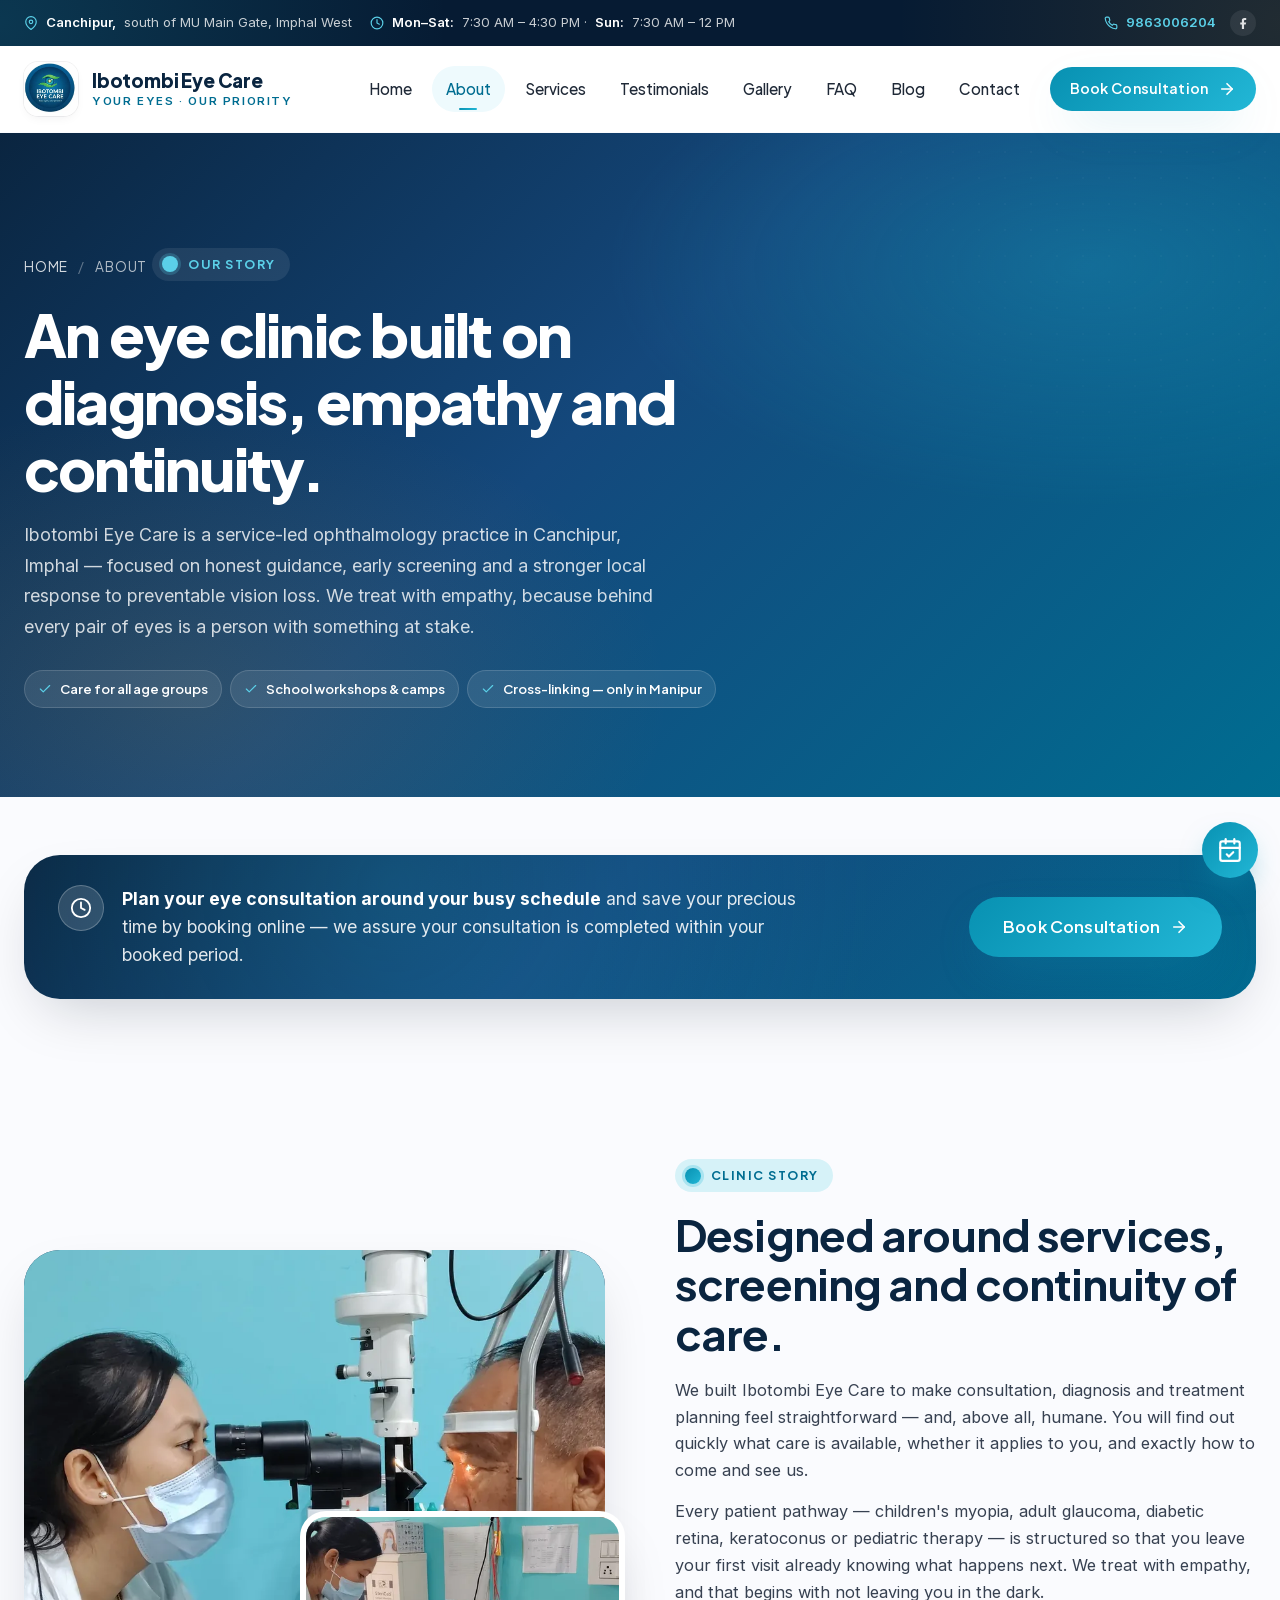
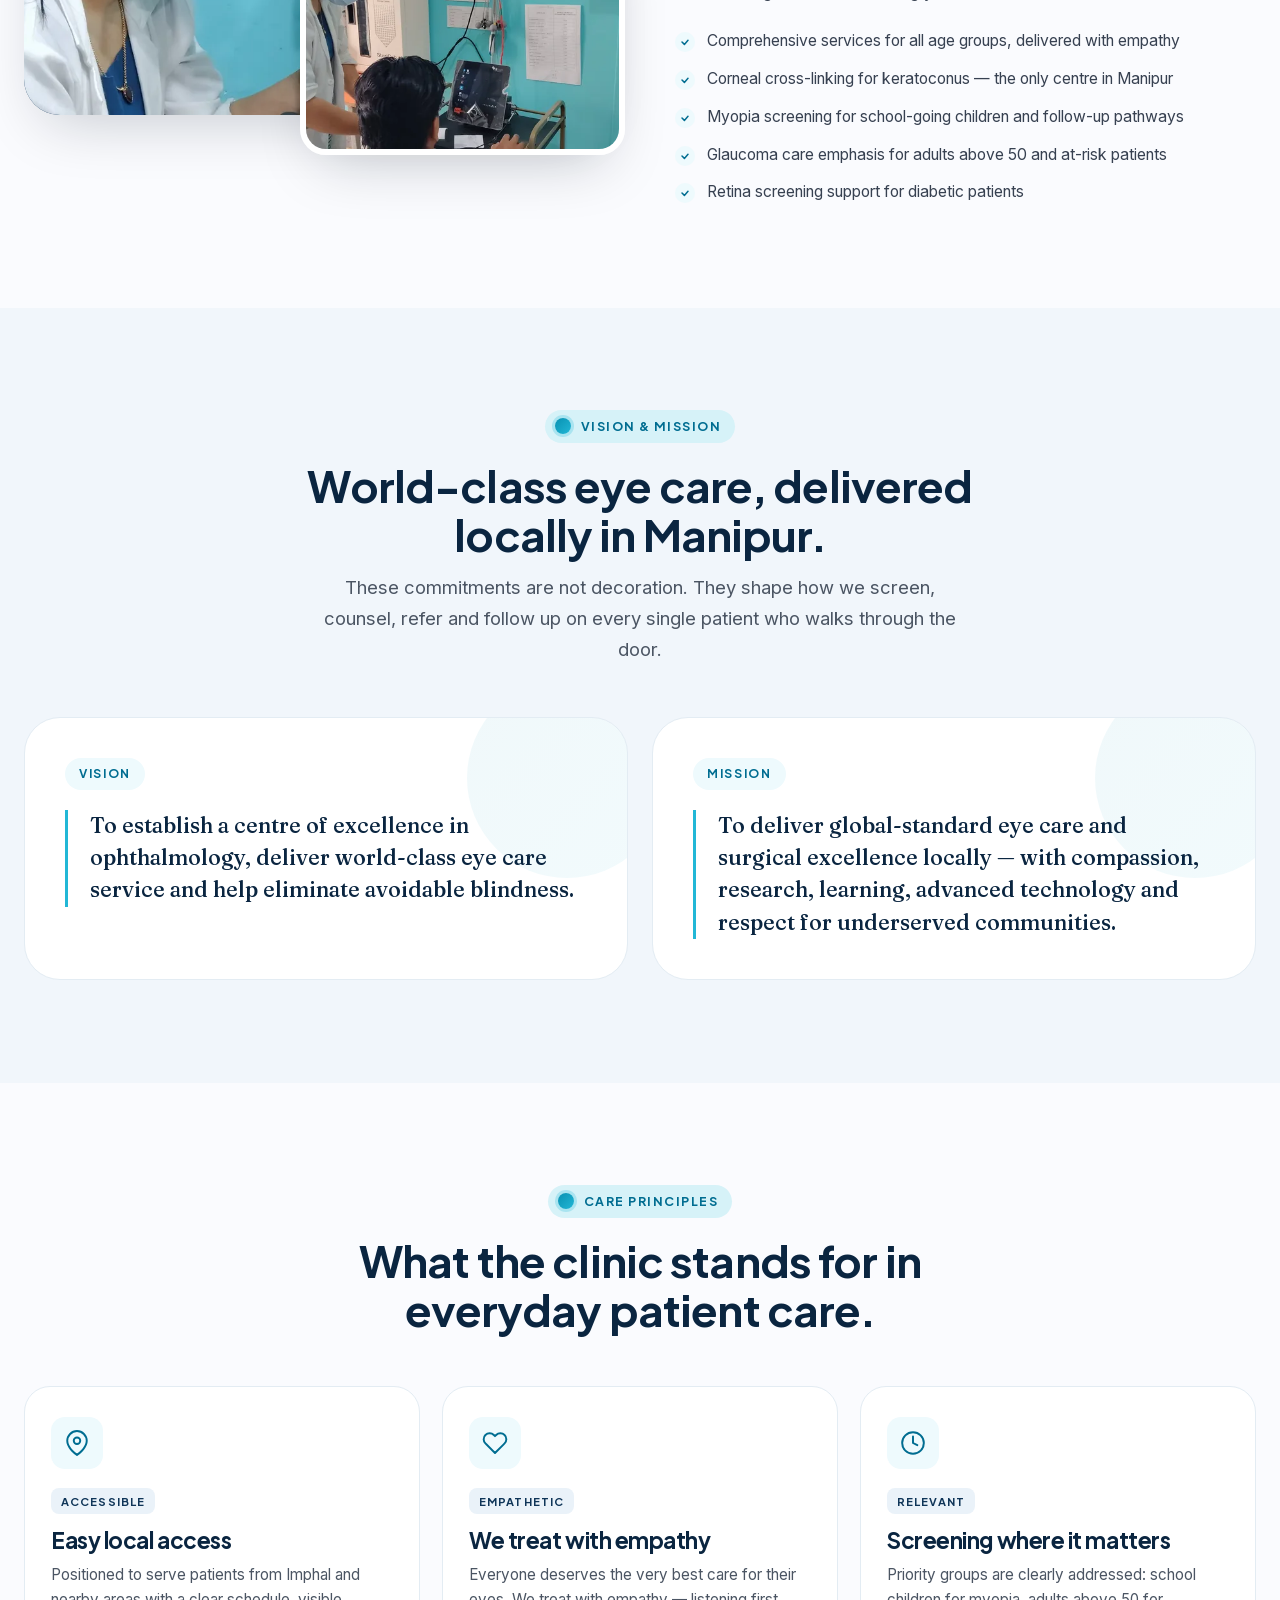
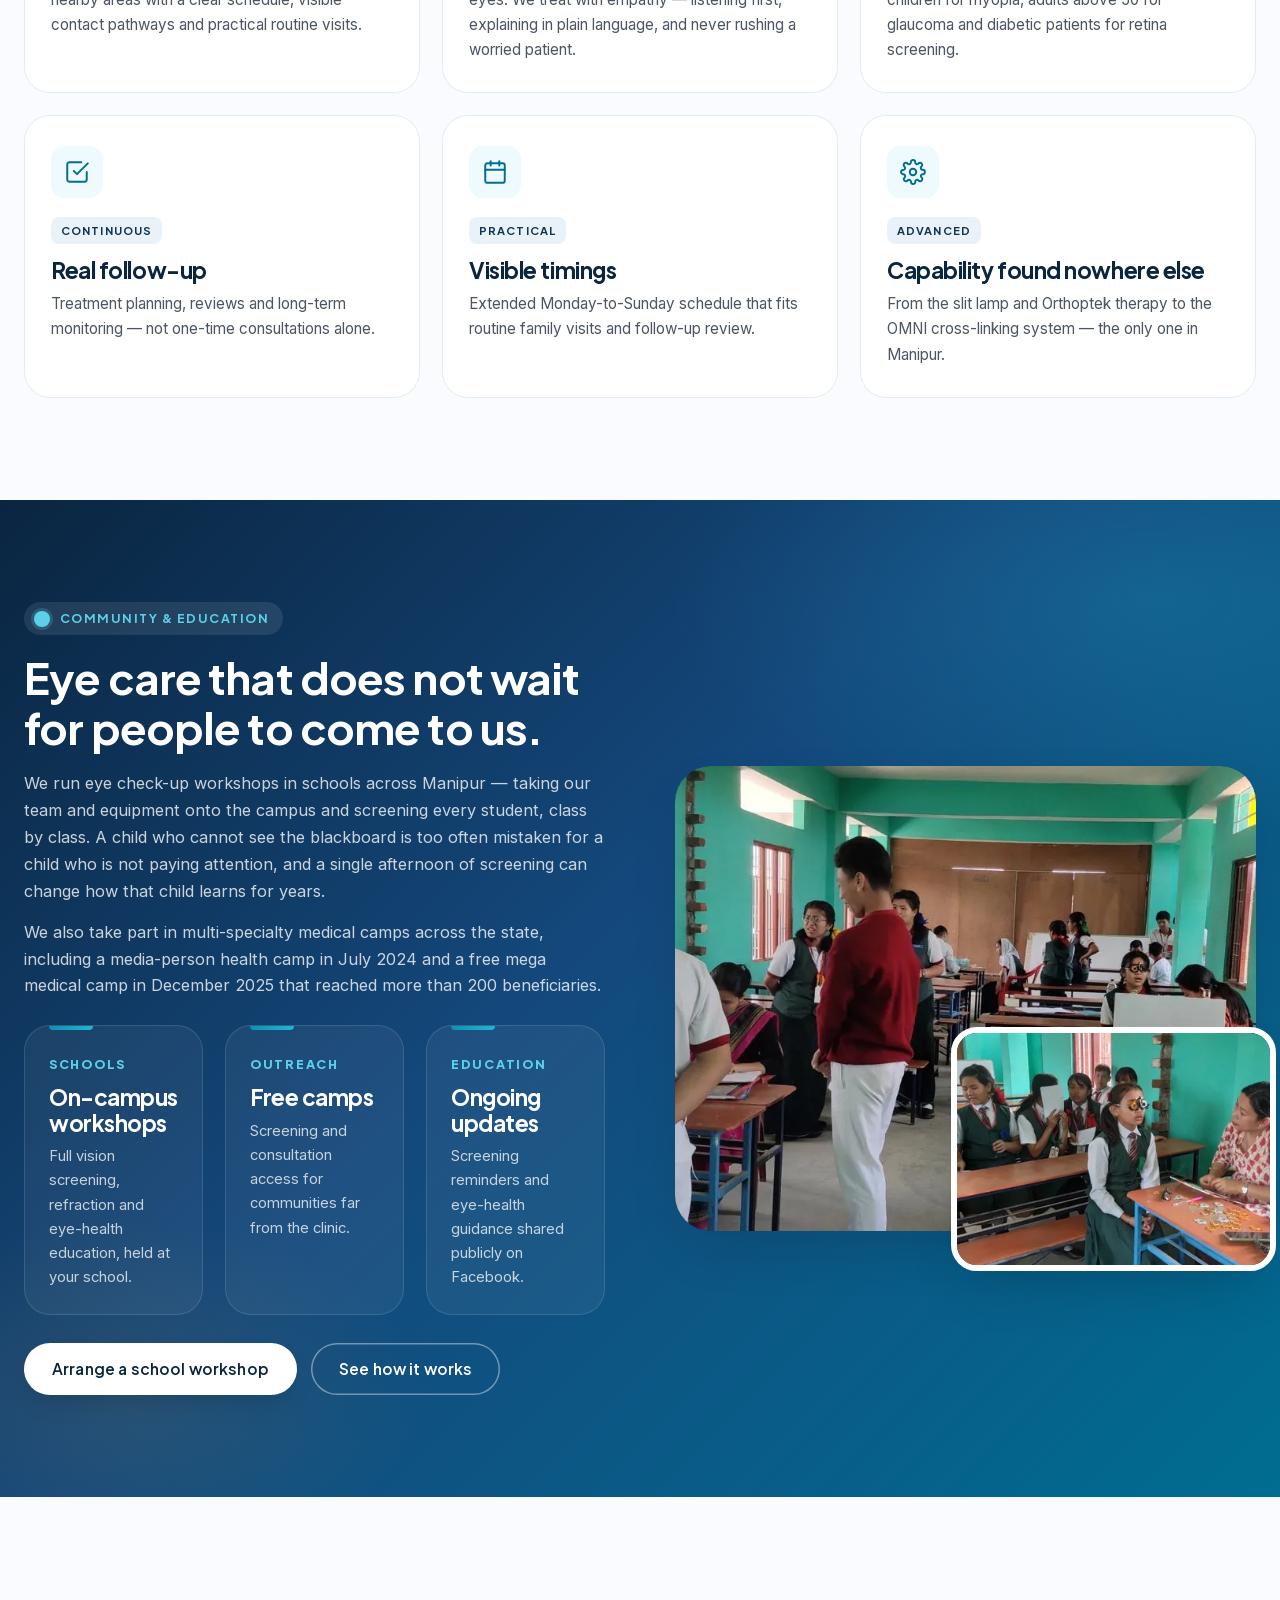
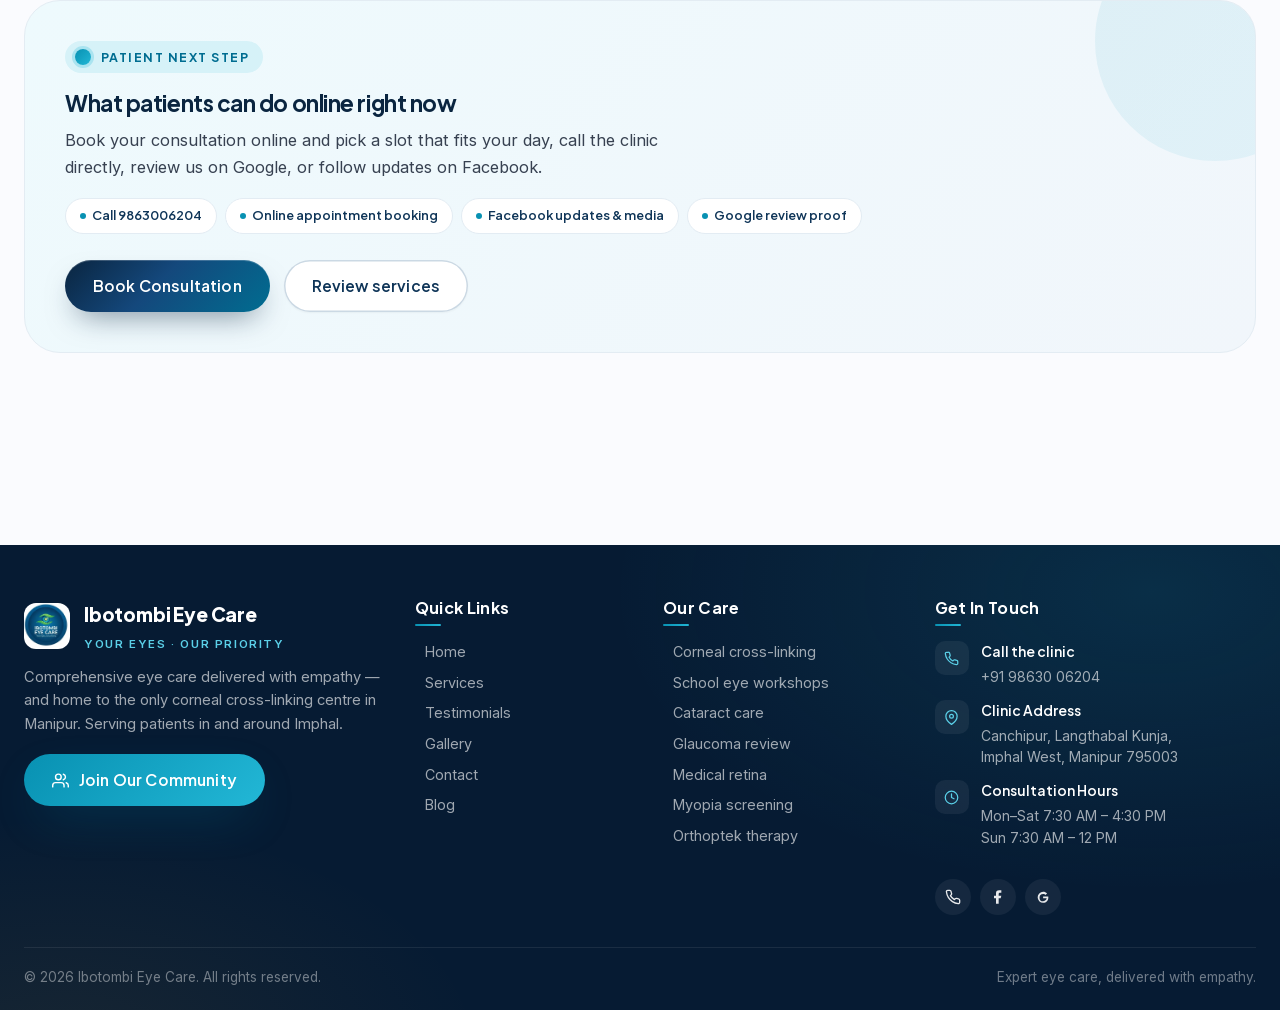
<file: about.html>
<!DOCTYPE html>
<html lang="en">
<head>
  <meta charset="UTF-8">
  <meta name="viewport" content="width=device-width, initial-scale=1.0">
  <title>About | Ibotombi Eye Care</title>
  <meta name="description" content="Learn about Ibotombi Eye Care — our vision, mission and care principles, why we treat every patient with empathy, our school eye check-up workshops, and Manipur's only corneal cross-linking centre, in Canchipur, Imphal.">
  <link rel="canonical" href="https://ibotombi-eye-care.netlify.app/about.html">
  <meta property="og:type" content="website">
  <meta property="og:site_name" content="Ibotombi Eye Care">
  <meta property="og:locale" content="en_IN">
  <meta property="og:url" content="https://ibotombi-eye-care.netlify.app/about.html">
  <meta property="og:title" content="About | Ibotombi Eye Care">
  <meta property="og:description" content="Learn about Ibotombi Eye Care — our vision, mission and care principles, why we treat every patient with empathy, our school eye check-up workshops, and Manipur's only corneal cross-linking centre, in Canchipur, Imphal.">
  <meta property="og:image" content="https://ibotombi-eye-care.netlify.app/assets/images/og-cover.jpg">
  <meta property="og:image:secure_url" content="https://ibotombi-eye-care.netlify.app/assets/images/og-cover.jpg">
  <meta property="og:image:type" content="image/jpeg">
  <meta property="og:image:width" content="1200">
  <meta property="og:image:height" content="630">
  <meta property="og:image:alt" content="Ibotombi Eye Care — Your eyes, Our priority">
  <meta name="twitter:card" content="summary_large_image">
  <meta name="twitter:title" content="About | Ibotombi Eye Care">
  <meta name="twitter:description" content="Learn about Ibotombi Eye Care — our vision, mission and care principles, why we treat every patient with empathy, our school eye check-up workshops, and Manipur's only corneal cross-linking centre, in Canchipur, Imphal.">
  <meta name="twitter:image" content="https://ibotombi-eye-care.netlify.app/assets/images/og-cover.jpg">
  <meta name="twitter:image:alt" content="Ibotombi Eye Care — Your eyes, Our priority">
  <meta name="theme-color" content="#0A2540">
  <link rel="icon" href="assets/images/logo.jpeg">
  <!-- Typefaces are embedded in this page's <style> as base64 woff2:
       no font file, no font request, nothing shared with the other pages. -->
  <!-- BUILD:CSS -->
  <style>@font-face {
  font-family: 'Inter';
  font-style: normal;
  font-weight: 400 700;
  font-display: swap;
  src: url([data-uri]) format('woff2');
  unicode-range: U+0020-007E, U+00A0, U+00A9, U+00B7, U+00D7, U+2013-2014, U+2018-2019, U+201C-201D, U+2026, U+20B9, U+2192, U+2605;
}
@font-face {
  font-family: 'Plus Jakarta Sans';
  font-style: normal;
  font-weight: 400 800;
  font-display: swap;
  src: url([data-uri]) format('woff2');
  unicode-range: U+0020-007E, U+00A0, U+00A9, U+00B7, U+00D7, U+2013-2014, U+2018-2019, U+201C-201D, U+2026, U+20B9, U+2192, U+2605;
}
@font-face {
  font-family: 'Fraunces';
  font-style: normal;
  font-weight: 400 500;
  font-display: swap;
  src: url([data-uri]) format('woff2');
  unicode-range: U+0020-007E, U+00A0, U+00A9, U+00B7, U+00D7, U+2013-2014, U+2018-2019, U+201C-201D, U+2026, U+20B9, U+2192, U+2605;
}
    /* Generated by build.py from src/site.css — the rules about.html uses.
       Edit src/site.css, then run: python3 build.py */
    :root {

      --navy-900: #061B33;
      --navy-800: #0A2540;
      --navy-700: #0F3558;
      --teal-600: #006D91;
      --teal-500: #0891B2;
      --teal-400: #22B7D6;
      --teal-300: #5BD0E8;
      --teal-100: #D6F2F8;
      --teal-50:  #EEFAFD;
      --gold-500: #E2A32D;
      --gold-400: #F4C770;
      --gold-100: #FDF3DC;


      --ink-700: #1F2937;
      --ink-600: #374151;
      --ink-500: #4B5563;
      --ink-400: #6B7280;
      --paper:   #FFFFFF;
      --cream:   #FAFBFE;


      --bg:             var(--cream);
      --bg-soft:        #F1F6FB;
      --bg-muted:       #EAF2F9;
      --surface-tint:   #F7FAFD;
      --text:           var(--ink-600);
      --text-soft:      var(--ink-500);
      --text-faint:     var(--ink-400);
      --heading:        var(--navy-800);
      --line:           #E3ECF3;
      --line-strong:    #CBD9E4;

      --accent-soft:    var(--teal-100);


      --grad-primary: linear-gradient(135deg, #0A2540 0%, #14487C 45%, #006D91 100%);
      --grad-accent:  linear-gradient(135deg, #0891B2 0%, #22B7D6 100%);
      --grad-soft:    linear-gradient(135deg, #EEFAFD 0%, #F1F6FB 100%);
      --grad-gold:    linear-gradient(135deg, #F4C770 0%, #E2A32D 100%);
      --grad-halo:    radial-gradient(circle at 30% 20%, rgba(34,183,214,0.18), transparent 55%),
                      radial-gradient(circle at 80% 30%, rgba(20,72,124,0.12), transparent 60%);


      --r-xs: 8px;
      --r-sm: 12px;
      --r-md: 18px;
      --r-lg: 26px;
      --r-xl: 36px;
      --r-pill: 999px;


      --sh-xs:   0 1px 2px rgba(11, 18, 32, 0.04);
      --sh-sm:   0 4px 12px -4px rgba(11, 18, 32, 0.08);
      --sh-md:   0 12px 30px -12px rgba(11, 18, 32, 0.14);
      --sh-lg:   0 24px 60px -20px rgba(11, 18, 32, 0.22);
      --sh-glow: 0 18px 50px -18px rgba(8, 145, 178, 0.45);
      --sh-ring: 0 0 0 1px rgba(11, 18, 32, 0.06);


      --ease-out:  cubic-bezier(0.22, 1, 0.36, 1);
      --ease-soft: cubic-bezier(0.4, 0, 0.2, 1);
      --dur-fast:  180ms;
      --dur-base:  320ms;
      --dur-slow:  560ms;


      --container: min(1240px, calc(100% - 48px));


      --font-sans: 'Inter', system-ui, -apple-system, 'Segoe UI', sans-serif;
      --font-display: 'Plus Jakarta Sans', 'Inter', sans-serif;
      --font-serif: 'Fraunces', 'Plus Jakarta Sans', serif;
    }
    *, *::before, *::after { box-sizing: border-box; }
    html { scroll-behavior: smooth; -webkit-text-size-adjust: 100%; }
    body {
      margin: 0;
      min-width: 320px;
      background: var(--bg);
      color: var(--text);
      font-family: var(--font-sans);
      font-size: 16px;
      line-height: 1.65;
      -webkit-font-smoothing: antialiased;
      -moz-osx-font-smoothing: grayscale;
      overflow-x: hidden;
    }
    img, video, svg { display: block; max-width: 100%; }
    a { color: inherit; text-decoration: none; transition: color var(--dur-fast) var(--ease-soft); }
    button, input, textarea, select { font: inherit; color: inherit; }
    button { cursor: pointer; background: none; border: none; }
    ::selection { background: rgba(8, 145, 178, 0.2); color: var(--navy-900); }
    html { scrollbar-color: var(--teal-400) transparent; }
    ::-webkit-scrollbar { width: 10px; height: 10px; }
    ::-webkit-scrollbar-thumb { background: linear-gradient(var(--teal-400), var(--teal-600)); border-radius: 10px; }
    ::-webkit-scrollbar-track { background: var(--bg-soft); }
    h1, h2, h3, h4, h5 {
      margin: 0 0 14px;
      color: var(--heading);
      font-family: var(--font-display);
      font-weight: 700;
      letter-spacing: -0.02em;
      line-height: 1.14;
    }
    h1 { font-size: clamp(2.3rem, 4.6vw, 3.9rem); font-weight: 800; letter-spacing: -0.03em; }
    h2 { font-size: clamp(1.9rem, 3.4vw, 2.8rem); }
    h3 { font-size: clamp(1.2rem, 2vw, 1.4rem); }
    h4 { font-size: 1.08rem; }
    p { margin: 0 0 14px; color: var(--text); font-size: 1.02rem; }
    .lead { font-size: 1.15rem; color: var(--text-soft); line-height: 1.7; }
    .container { width: var(--container); margin-inline: auto; }
    .section { padding: clamp(72px, 8vw, 120px) 0; position: relative; }
    .section.section-tight { padding: clamp(36px, 4.5vw, 64px) 0; }
    .section-header { max-width: 760px; margin-bottom: clamp(40px, 4vw, 60px); }
    .section-header.center { margin-inline: auto; text-align: center; }
    .section-header.center .eyebrow { margin-inline: auto; }
    .section-header h2 { margin-bottom: 12px; }
    .section-header .lead { margin-top: 10px; max-width: 640px; }
    .section-header.center .lead { margin-inline: auto; }
    .eyebrow {
      display: inline-flex;
      align-items: center;
      gap: 10px;
      padding: 6px 14px 6px 10px;
      margin-bottom: 18px;
      background: var(--accent-soft);
      color: var(--teal-600);
      font-family: var(--font-display);
      font-size: 0.78rem;
      font-weight: 700;
      letter-spacing: 0.12em;
      text-transform: uppercase;
      border-radius: var(--r-pill);
    }
    .eyebrow::before {
      content: "";
      width: 16px; height: 16px;
      border-radius: 50%;
      background: var(--grad-accent);
      box-shadow: 0 0 0 3px rgba(34, 183, 214, 0.25);
      flex-shrink: 0;
    }
    .eyebrow.on-dark { background: rgba(255,255,255,0.08); color: var(--teal-300); }
    .eyebrow.on-dark::before { background: var(--teal-300); box-shadow: 0 0 0 3px rgba(91, 208, 232, 0.22); }
    .button {
      --bh: 52px;
      display: inline-flex;
      align-items: center;
      justify-content: center;
      gap: 10px;
      height: var(--bh);
      padding: 0 28px;
      border-radius: var(--r-pill);
      font-family: var(--font-display);
      font-weight: 600;
      font-size: 0.98rem;
      letter-spacing: 0.01em;
      transition: transform var(--dur-base) var(--ease-out),
                  background var(--dur-base) var(--ease-out),
                  box-shadow var(--dur-base) var(--ease-out),
                  color var(--dur-fast) var(--ease-out);
      white-space: nowrap;
      position: relative;
      isolation: isolate;
    }
    .button-small { --bh: 44px; padding: 0 20px; font-size: 0.9rem; }
    .button-large { --bh: 60px; padding: 0 34px; font-size: 1.05rem; }
    .button svg { width: 18px; height: 18px; transition: transform var(--dur-base) var(--ease-out); }
    .button:hover svg { transform: translateX(3px); }
    .button-primary {
      background: var(--grad-primary);
      color: #fff !important;
      box-shadow: 0 14px 30px -12px rgba(10, 37, 64, 0.55),
                  inset 0 1px 0 rgba(255,255,255,0.2);
    }
    .button-primary:hover { transform: translateY(-2px); box-shadow: 0 22px 45px -16px rgba(8, 145, 178, 0.55); }
    .button-accent {
      background: var(--grad-accent);
      color: #fff !important;
      box-shadow: var(--sh-glow);
    }
    .button-accent:hover { transform: translateY(-2px); box-shadow: 0 24px 50px -14px rgba(8, 145, 178, 0.65); }
    .button-secondary {
      background: var(--paper);
      color: var(--navy-700) !important;
      box-shadow: inset 0 0 0 1.5px var(--line-strong), var(--sh-xs);
    }
    .button-secondary:hover { box-shadow: inset 0 0 0 1.5px var(--teal-500), var(--sh-sm); color: var(--teal-600) !important; transform: translateY(-1px); }
    .button-light {
      background: #fff;
      color: var(--navy-800) !important;
      box-shadow: 0 12px 28px -10px rgba(0,0,0,0.18);
    }
    .button-light:hover { transform: translateY(-2px); box-shadow: 0 18px 36px -10px rgba(0,0,0,0.22); }
    .button-outline-light {
      background: transparent;
      color: #fff !important;
      box-shadow: inset 0 0 0 1.5px rgba(255,255,255,0.4);
    }
    .button-outline-light:hover { background: rgba(255,255,255,0.08); box-shadow: inset 0 0 0 1.5px rgba(255,255,255,0.9); }
    .topbar {
      background: var(--navy-900);
      color: #fff;
      font-size: 0.82rem;
      padding: 10px 0;
      position: relative;
      overflow: hidden;
    }
    .topbar::before {
      content: "";
      position: absolute; inset: 0;
      background: radial-gradient(circle at 0% 50%, rgba(34,183,214,0.18), transparent 35%),
                  radial-gradient(circle at 100% 50%, rgba(228,163,45,0.12), transparent 30%);
      pointer-events: none;
    }
    .topbar-inner {
      display: flex;
      justify-content: space-between;
      align-items: center;
      flex-wrap: wrap;
      gap: 12px;
      position: relative;
      z-index: 1;
    }
    .topbar-note {
      display: flex;
      flex-wrap: wrap;
      gap: 18px;
      align-items: center;
      color: rgba(255,255,255,0.78);
    }
    .topbar-note span { display: inline-flex; align-items: center; gap: 8px; }
    .topbar-note svg { width: 14px; height: 14px; color: var(--teal-300); }
    .topbar-note strong { color: #fff; font-weight: 600; }
    .topbar-actions { display: inline-flex; gap: 14px; align-items: center; }
    .topbar-link {
      color: var(--teal-300);
      font-weight: 600;
      display: inline-flex;
      gap: 8px;
      align-items: center;
    }
    .topbar-link:hover { color: #fff; }
    .topbar-link svg { width: 14px; height: 14px; }
    .topbar-socials { display: inline-flex; gap: 8px; }
    .topbar-socials a {
      width: 26px; height: 26px;
      border-radius: 50%;
      display: inline-flex; align-items: center; justify-content: center;
      background: rgba(255,255,255,0.08);
      color: rgba(255,255,255,0.85);
      transition: var(--dur-fast);
    }
    .topbar-socials a:hover { background: var(--teal-400); color: var(--navy-900); }
    .topbar-socials svg { width: 13px; height: 13px; }
    .site-header {
      position: sticky;
      top: 0;
      z-index: 60;
      background: transparent;
      border-bottom: 1px solid transparent;
      transition: border-color var(--dur-base), box-shadow var(--dur-base);
    }
    .site-header::before {
      content: "";
      position: absolute;
      inset: 0;
      z-index: -1;
      background: rgba(255, 255, 255, 0.88);
      backdrop-filter: saturate(180%) blur(16px);
      -webkit-backdrop-filter: saturate(180%) blur(16px);
      transition: background var(--dur-base);
      pointer-events: none;
    }
    .site-header.is-scrolled::before { background: rgba(255,255,255,0.96); }
    .site-header.is-scrolled {
      border-bottom-color: var(--line);
      box-shadow: 0 12px 30px -24px rgba(10,37,64,0.25);
    }
    body.nav-open .site-header { z-index: 90; }
    .nav-shell {
      display: flex;
      align-items: center;
      justify-content: space-between;
      padding: 16px 0;
      gap: 20px;
    }
    .brand { display: flex; align-items: center; gap: 14px; }
    .brand-logo {
      width: 54px; height: 54px;
      border-radius: 14px;
      background: var(--paper);
      box-shadow: var(--sh-sm), var(--sh-ring);
      overflow: hidden;
      display: grid;
      place-items: center;
      flex-shrink: 0;
    }
    .brand-logo img { width: 100%; height: 100%; object-fit: cover; }
    .brand-text { display: flex; flex-direction: column; line-height: 1.1; }
    .brand-title {
      color: var(--navy-800);
      font-family: var(--font-display);
      font-size: 1.18rem;
      font-weight: 800;
      letter-spacing: -0.01em;
    }
    .brand-tag {
      color: var(--teal-600);
      font-size: 0.72rem;
      font-weight: 600;
      letter-spacing: 0.14em;
      text-transform: uppercase;
      margin-top: 4px;
    }
    .nav-backdrop {
      position: fixed;
      inset: 0;
      background: rgba(6, 27, 51, 0.45);
      backdrop-filter: blur(2px);
      opacity: 0;
      visibility: hidden;
      transition: opacity 0.3s var(--ease-out), visibility 0.3s var(--ease-out);
      z-index: 65;
    }
    .nav-backdrop.is-visible { opacity: 1; visibility: visible; }
    .site-nav {
      display: flex;
      align-items: center;
      gap: 6px;
    }
    .site-nav a:not(.button) {
      position: relative;
      padding: 10px 14px;
      color: var(--ink-700);
      font-family: var(--font-display);
      font-weight: 500;
      font-size: 0.95rem;
      border-radius: var(--r-pill);
      transition: color var(--dur-fast), background var(--dur-fast);
    }
    .site-nav a:not(.button):hover {
      color: var(--teal-600);
      background: var(--teal-50);
    }
    .site-nav a[aria-current="page"]:not(.button) {
      color: var(--teal-600);
      background: var(--teal-50);
    }
    .site-nav a[aria-current="page"]:not(.button)::after {
      content: "";
      position: absolute;
      left: 50%; bottom: 2px;
      width: 18px; height: 2px;
      background: var(--grad-accent);
      border-radius: 2px;
      transform: translateX(-50%);
    }
    .site-nav .button { margin-left: 10px; }
    .nav-toggle {
      display: none;
      position: relative;
      z-index: 80;
      width: 48px; height: 48px;
      border-radius: var(--r-sm);
      background: var(--teal-50);
      color: var(--navy-800);
      align-items: center;
      justify-content: center;
    }
    .nav-toggle[aria-expanded="true"] { background: var(--navy-800); color: #fff; }
    .nav-toggle span { position: relative; display: block; width: 22px; height: 2px; background: currentColor; border-radius: 2px; transition: var(--dur-fast); }
    .nav-toggle span::before, .nav-toggle span::after {
      content: ""; position: absolute; left: 0; width: 22px; height: 2px; background: currentColor; border-radius: 2px; transition: var(--dur-fast);
    }
    .nav-toggle span::before { top: -7px; }
    .nav-toggle span::after { top: 7px; }
    .nav-toggle[aria-expanded="true"] span { background: transparent; }
    .nav-toggle[aria-expanded="true"] span::before { top: 0; transform: rotate(45deg); }
    .nav-toggle[aria-expanded="true"] span::after { top: 0; transform: rotate(-45deg); }
    .hero-badges {
      display: flex; flex-wrap: wrap; gap: 8px;
      margin-top: 26px;
    }
    .hero-badge {
      display: inline-flex; align-items: center; gap: 8px;
      padding: 8px 14px;
      background: var(--paper);
      border-radius: var(--r-pill);
      box-shadow: var(--sh-xs), var(--sh-ring);
      font-family: var(--font-display);
      font-size: 0.82rem;
      font-weight: 600;
      color: var(--navy-700);
    }
    .hero-badge svg { width: 14px; height: 14px; color: var(--teal-500); }
    .hero-actions {
      display: flex; gap: 14px; flex-wrap: wrap;
      margin-top: 34px;
    }
    .page-hero {
      position: relative;
      padding: clamp(80px, 9vw, 140px) 0 clamp(60px, 7vw, 100px);
      overflow: hidden;
      background: var(--grad-primary);
      color: #fff;
    }
    .page-hero::before {
      content: "";
      position: absolute; inset: 0;
      background:
        radial-gradient(800px 400px at 85% 20%, rgba(34,183,214,0.25), transparent 60%),
        radial-gradient(800px 500px at 15% 85%, rgba(228,163,45,0.12), transparent 60%);
      pointer-events: none;
    }
    .page-hero::after {
      content: "";
      position: absolute;
      top: -50%; right: -20%;
      width: 700px; height: 700px;
      background-image: radial-gradient(circle, rgba(255,255,255,0.04) 1px, transparent 1.5px);
      background-size: 26px 26px;
      opacity: 0.7;
      pointer-events: none;
      mask-image: radial-gradient(ellipse at center, black 40%, transparent 75%);
    }
    .page-hero-shell {
      position: relative;
      z-index: 1;
      max-width: 820px;
    }
    .page-hero .crumbs {
      display: inline-flex; align-items: center; gap: 10px;
      color: rgba(255,255,255,0.68);
      font-size: 0.85rem;
      letter-spacing: 0.06em;
      text-transform: uppercase;
      font-family: var(--font-display);
      margin-bottom: 22px;
    }
    .page-hero .crumbs a { color: rgba(255,255,255,0.82); }
    .page-hero .crumbs a:hover { color: #fff; }
    .page-hero .crumbs span { opacity: 0.5; }
    .page-hero h1 { color: #fff; margin-bottom: 18px; }
    .page-hero p { color: rgba(255,255,255,0.8); font-size: 1.12rem; max-width: 640px; line-height: 1.7; }
    .page-hero .hero-badges { margin-top: 28px; }
    .page-hero .hero-badge {
      background: rgba(255,255,255,0.09);
      color: #fff;
      box-shadow: inset 0 0 0 1px rgba(255,255,255,0.15);
    }
    .page-hero .hero-badge svg { color: var(--teal-300); }
    .split {
      display: grid;
      grid-template-columns: minmax(0, 1fr) minmax(0, 1fr);
      gap: 70px;
      align-items: center;
    }
    .split.reverse .split-copy { order: -1; }
    .split-copy h2 { margin-bottom: 18px; }
    .split-copy p { color: var(--text); }
    .split-copy p + p { margin-top: 4px; }
    .split-media {
      position: relative;
    }
    .split-media-main {
      position: relative;
      border-radius: var(--r-xl);
      overflow: hidden;
      box-shadow: var(--sh-lg);
      aspect-ratio: 5/4;
      background: var(--navy-700);
    }
    .split-media-main img { width: 100%; height: 100%; object-fit: cover; transition: transform 1s var(--ease-out); }
    .split-media-main:hover img { transform: scale(1.04); }
    .split-media-accent {
      position: absolute;

      bottom: -40px; right: -20px;
      width: 56%;
      aspect-ratio: 4/3;
      border-radius: var(--r-lg);
      overflow: hidden;
      box-shadow: var(--sh-lg);
      border: 6px solid var(--paper);
    }
    .split-media-accent img { width: 100%; height: 100%; object-fit: cover; }
    .section-deep {
      background: var(--grad-primary);
      color: rgba(255,255,255,0.85);
      position: relative;
      overflow: hidden;
    }
    .section-deep::before {
      content: "";
      position: absolute; inset: 0;
      background:
        radial-gradient(800px 400px at 90% 10%, rgba(34,183,214,0.2), transparent 60%),
        radial-gradient(500px 300px at 10% 90%, rgba(228,163,45,0.1), transparent 60%);
      pointer-events: none;
    }
    .section-deep .eyebrow { background: rgba(255,255,255,0.09); color: var(--teal-300); }
    .section-deep .eyebrow::before { background: var(--teal-300); box-shadow: 0 0 0 3px rgba(91,208,232,0.2); }
    .section-deep h2, .section-deep h3, .section-deep strong { color: #fff; }
    .section-deep p, .section-deep span { color: rgba(255,255,255,0.78); }
    .section-deep .lead { color: rgba(255,255,255,0.84); }
    .section-deep .detail-list li { color: rgba(255,255,255,0.82); }
    .section-deep .chip {
      background: rgba(255,255,255,0.08);
      border-color: rgba(255,255,255,0.18);
      color: #fff;
    }
    .section-deep .chip::before { background: var(--teal-300); }
    .section-deep .timeline-card {
      background: rgba(255,255,255,0.05);
      border-color: rgba(255,255,255,0.12);
    }
    .section-deep .timeline-card:hover { border-color: var(--teal-300); background: rgba(255,255,255,0.08); }
    .section-deep .timeline-card strong { color: var(--teal-300); }
    .section-deep .timeline-card h3 { color: #fff; }
    .section-deep .timeline-card p { color: rgba(255,255,255,0.75); }
    .grid-3 {
      display: grid;
      grid-template-columns: repeat(3, minmax(0, 1fr));
      gap: 22px;
    }
    .feature-card {
      background: var(--paper);
      border: 1px solid var(--line);
      border-radius: var(--r-lg);
      padding: 30px 26px;
      transition: transform var(--dur-base), box-shadow var(--dur-base), border-color var(--dur-base);
    }
    .feature-card:hover { transform: translateY(-4px); box-shadow: var(--sh-md); border-color: var(--teal-300); }
    .feature-card .card-label {
      display: inline-block;
      padding: 4px 10px;
      background: var(--bg-muted);
      color: var(--navy-700);
      font-family: var(--font-display);
      font-size: 0.7rem; font-weight: 700;
      letter-spacing: 0.1em;
      text-transform: uppercase;
      border-radius: var(--r-xs);
      margin-bottom: 14px;
    }
    .feature-card-icon {
      width: 52px; height: 52px;
      border-radius: 14px;
      background: var(--teal-50);
      color: var(--teal-600);
      display: grid; place-items: center;
      margin-bottom: 18px;
    }
    .feature-card-icon svg { width: 26px; height: 26px; }
    .feature-card h3 { margin-bottom: 8px; color: var(--navy-800); }
    .feature-card p { color: var(--text-soft); margin: 0; font-size: 0.95rem; }
    .timeline-card {
      position: relative;
      background: var(--paper);
      border: 1px solid var(--line);
      border-radius: var(--r-lg);
      padding: 28px 24px 24px;
      overflow: hidden;
      transition: transform var(--dur-base), border-color var(--dur-base);
    }
    .timeline-card::before {
      content: "";
      position: absolute; left: 24px; top: 0;
      width: 44px; height: 4px;
      background: var(--grad-accent);
      border-radius: 0 0 6px 6px;
    }
    .timeline-card:hover { transform: translateY(-3px); border-color: var(--teal-300); }
    .timeline-card strong {
      display: block;
      font-family: var(--font-display);
      font-weight: 800;
      color: var(--teal-600);
      font-size: 0.78rem;
      text-transform: uppercase;
      letter-spacing: 0.14em;
      margin-bottom: 10px;
    }
    .timeline-card h3 { color: var(--navy-800); margin-bottom: 8px; }
    .timeline-card p { color: var(--text-soft); font-size: 0.92rem; margin: 0; }
    .mission-grid {
      display: grid;
      grid-template-columns: repeat(2, minmax(0, 1fr));
      gap: 24px;
    }
    .quote-panel {
      position: relative;
      background: var(--paper);
      border: 1px solid var(--line);
      border-radius: var(--r-xl);
      padding: 40px;
      overflow: hidden;
    }
    .quote-panel::before {
      content: "";
      position: absolute;
      top: -40px; right: -40px;
      width: 200px; height: 200px;
      background: var(--grad-accent);
      opacity: 0.06;
      border-radius: 50%;
    }
    .quote-panel p {
      display: inline-block;
      padding: 6px 14px;
      background: var(--teal-50);
      color: var(--teal-600);
      font-family: var(--font-display);
      font-weight: 700; font-size: 0.75rem;
      letter-spacing: 0.14em;
      text-transform: uppercase;
      border-radius: var(--r-pill);
      margin-bottom: 20px;
    }
    .quote-panel blockquote {
      margin: 0;
      font-family: var(--font-serif);
      font-size: 1.35rem;
      line-height: 1.5;
      color: var(--navy-800);
      font-weight: 500;
      position: relative;
      padding-left: 22px;
      border-left: 3px solid var(--teal-400);
    }
    .booking-band {
      display: flex;
      align-items: center;
      justify-content: space-between;
      gap: 26px;
      flex-wrap: wrap;
      padding: 30px 34px;
      border-radius: var(--r-xl);
      background: var(--grad-primary);
      color: #fff;
      box-shadow: var(--sh-lg);
      position: relative;
      overflow: hidden;
    }
    .booking-band::before {
      content: "";
      position: absolute; inset: 0;
      background: var(--grad-halo);
      pointer-events: none;
    }
    .booking-band > * { position: relative; }
    .booking-band-copy { display: flex; gap: 18px; align-items: flex-start; max-width: 760px; }
    .booking-band-icon {
      flex-shrink: 0;
      width: 46px; height: 46px;
      border-radius: 50%;
      display: grid; place-items: center;
      background: rgba(255,255,255,0.14);
      border: 1px solid rgba(255,255,255,0.24);
      color: #fff;
    }
    .booking-band-icon svg { width: 22px; height: 22px; }
    .booking-band-copy p {
      margin: 0;
      font-size: 1.1rem;
      line-height: 1.6;
      color: rgba(255,255,255,0.88);
    }
    .booking-band-copy p strong { color: #fff; font-weight: 700; }
    .booking-band .button { flex-shrink: 0; }
    @media (max-width: 720px) {.booking-band { padding: 26px 22px; }
    .booking-band-copy p { font-size: 1rem; }
    .booking-band .button { width: 100%; justify-content: center; }
    }
    .notice-card {
      background: var(--grad-soft);
      border: 1px solid var(--line);
      border-radius: var(--r-xl);
      padding: 40px;
      position: relative;
      overflow: hidden;
    }
    .notice-card::before {
      content: "";
      position: absolute;
      right: -80px; top: -80px;
      width: 240px; height: 240px;
      background: var(--grad-accent);
      opacity: 0.08; border-radius: 50%;
    }
    .notice-card h3 { color: var(--navy-800); margin-bottom: 10px; }
    .notice-card p { color: var(--text); margin-bottom: 0; max-width: 640px; }
    .chip-row { display: flex; flex-wrap: wrap; gap: 8px; }
    .chip {
      display: inline-flex; align-items: center; gap: 6px;
      padding: 6px 14px;
      background: var(--paper);
      border: 1px solid var(--line);
      border-radius: var(--r-pill);
      font-family: var(--font-display);
      font-size: 0.8rem;
      font-weight: 600;
      color: var(--navy-700);
    }
    .chip::before { content: ""; width: 6px; height: 6px; border-radius: 50%; background: var(--teal-500); }
    .detail-list {
      list-style: none;
      padding: 0; margin: 22px 0 0;
      display: grid;
      gap: 12px;
    }
    .detail-list li {
      display: flex;
      align-items: flex-start;
      gap: 12px;
      color: var(--text);
      font-size: 0.98rem;
    }
    .detail-list li::before {
      content: "";
      flex-shrink: 0;
      margin-top: 4px;
      width: 20px; height: 20px;
      border-radius: 50%;
      background: var(--teal-50) url("data:image/svg+xml;utf8,<svg xmlns='http://www.w3.org/2000/svg' viewBox='0 0 20 20' fill='none' stroke='%23006D91' stroke-width='2.5' stroke-linecap='round' stroke-linejoin='round'><polyline points='5 10 9 14 15 7'/></svg>") center/12px no-repeat;
    }
    .site-footer {
      position: relative;
      background: var(--navy-900);
      color: rgba(255,255,255,0.7);
      padding: 54px 0 22px;
      margin-top: 90px;
      overflow: hidden;
    }
    .site-footer::before {
      content: "";
      position: absolute; inset: 0;
      background:
        radial-gradient(900px 500px at 90% 10%, rgba(34,183,214,0.12), transparent 60%),
        radial-gradient(700px 400px at 5% 110%, rgba(228,163,45,0.08), transparent 60%);
      pointer-events: none;
    }
    .footer-grid {
      display: grid;
      grid-template-columns: minmax(0, 1.5fr) minmax(0, 0.9fr) minmax(0, 1fr) minmax(0, 1.35fr);
      gap: 34px;
      position: relative;
      z-index: 1;
    }
    .footer-copy { max-width: 380px; }
    .footer-copy p { color: rgba(255,255,255,0.62); margin: 12px 0 0; font-size: 0.92rem; line-height: 1.6; }
    .footer-brand { display: flex; align-items: center; gap: 14px; }
    .footer-brand img {
      width: 46px; height: 46px;
      border-radius: 12px;
      background: var(--paper);
      object-fit: cover;
      flex-shrink: 0;
    }
    .footer-brand .brand-title { color: #fff; font-size: 1.2rem; }
    .footer-brand .brand-tag { color: var(--teal-300); }
    .social-links { display: flex; gap: 9px; margin-top: 18px; }
    .social-links a {
      width: 36px; height: 36px;
      border-radius: 50%;
      display: inline-flex; align-items: center; justify-content: center;
      background: rgba(255,255,255,0.06);
      color: rgba(255,255,255,0.9);
      transition: background var(--dur-fast), color var(--dur-fast), transform var(--dur-fast);
    }
    .social-links a:hover { background: var(--teal-500); color: #fff; transform: translateY(-2px); }
    .social-links a svg { width: 16px; height: 16px; }
    .footer-title {
      color: #fff;
      font-family: var(--font-display);
      font-size: 1rem;
      font-weight: 700;
      margin-bottom: 15px;
      letter-spacing: 0.02em;
      position: relative;
      padding-bottom: 9px;
    }
    .footer-title::after {
      content: ""; position: absolute;
      left: 0; bottom: 0;
      width: 26px; height: 2.5px;
      background: var(--grad-accent);
      border-radius: 3px;
    }
    .footer-links, .footer-contact {
      display: flex; flex-direction: column; gap: 9px;
    }
    .footer-links a {
      color: rgba(255,255,255,0.62);
      font-size: 0.9rem;
      display: inline-flex; align-items: flex-start; gap: 10px;
      line-height: 1.5;
    }
    .footer-links a { position: relative; width: fit-content; }
    .footer-links a:hover { color: var(--teal-300); padding-left: 4px; }
    .footer-links a::before {
      content: "→"; opacity: 0; width: 0; overflow: hidden; transition: var(--dur-fast);
    }
    .footer-links a:hover::before { opacity: 1; width: auto; margin-right: 2px; color: var(--teal-300); }
    .footer-contact { gap: 13px; }
    .fc-item { display: flex; align-items: flex-start; gap: 12px; }
    .fc-icon {
      flex-shrink: 0;
      width: 34px; height: 34px;
      border-radius: 10px;
      background: rgba(255, 255, 255, 0.06);
      color: var(--teal-300);
      display: grid; place-items: center;
      transition: background var(--dur-fast), color var(--dur-fast);
    }
    .fc-icon svg { width: 15px; height: 15px; }
    .fc-item:hover .fc-icon { background: var(--teal-500); color: #fff; }
    .fc-text { display: block; min-width: 0; }
    .fc-text strong {
      display: block;
      color: #fff;
      font-family: var(--font-display);
      font-size: 0.87rem;
      font-weight: 600;
      margin-bottom: 2px;
    }
    .fc-text a, .fc-text span {
      display: block;
      color: rgba(255, 255, 255, 0.62);
      font-size: 0.88rem;
      line-height: 1.5;
    }
    .fc-text a:hover { color: var(--teal-300); }
    .footer-contact .social-links { margin-top: 18px; }
    .footer-copy .button { margin-top: 18px; }
    .footer-copy .button svg { width: 17px; height: 17px; }
    .footer-bottom {
      margin-top: 32px;
      padding-top: 18px;
      border-top: 1px solid rgba(255,255,255,0.08);
      display: flex;
      justify-content: space-between;
      gap: 16px;
      flex-wrap: wrap;
      color: rgba(255,255,255,0.42);
      font-size: 0.85rem;
      position: relative;
    }
    .fab {
      position: fixed;
      bottom: 22px;
      right: 22px;
      z-index: 40;
      display: flex; flex-direction: column; gap: 12px;
      align-items: flex-end;
    }
    .fab-btn {
      width: 56px; height: 56px;
      border-radius: 50%;
      background: var(--grad-accent);
      color: #fff;
      display: grid; place-items: center;
      box-shadow: 0 14px 30px -10px rgba(8,145,178,0.55);
      transition: transform var(--dur-base);
      position: relative;
    }
    .fab-btn::after {
      content: "";
      position: absolute; inset: -6px;
      border-radius: 50%;
      box-shadow: 0 0 0 0 rgba(8,145,178,0.4);
      animation: pulse 2.4s infinite;
    }
    .fab-btn:hover { transform: scale(1.08); }
    .fab-btn svg { width: 26px; height: 26px; }
    .fab-to-top {
      width: 44px; height: 44px;
      border-radius: 50%;
      background: var(--navy-800);
      color: #fff;
      display: none;
      place-items: center;
      box-shadow: var(--sh-md);
      transition: transform var(--dur-base), background var(--dur-base);
    }
    .fab-to-top.is-visible { display: grid; }
    .fab-to-top:hover { background: var(--teal-500); transform: translateY(-3px); }
    .fab-to-top svg { width: 18px; height: 18px; }
    .reveal {
      opacity: 0;
      transform: translateY(24px);
      transition: opacity 0.7s var(--ease-out), transform 0.7s var(--ease-out);
    }
    .reveal.is-visible { opacity: 1; transform: translateY(0); }
    .preloader {
      position: fixed;
      inset: 0;
      width: 100vw;
      width: 100dvw;
      height: 100vh;
      height: 100dvh;
      min-height: 100vh;
      min-height: 100svh;
      z-index: 9999;
      display: grid;
      place-items: center;
      background:
        radial-gradient(ellipse at top, rgba(34,183,214,0.18), transparent 55%),
        radial-gradient(ellipse at bottom, rgba(228,163,45,0.08), transparent 55%),
        linear-gradient(160deg, #0A2540 0%, #061B33 60%, #0F3558 100%);
      transition: opacity 0.26s var(--ease-out), visibility 0.26s var(--ease-out);
      overflow: hidden;
      -webkit-overflow-scrolling: touch;
    }
    .preloader::before, .preloader::after {
      content: "";
      position: absolute;
      border-radius: 50%;
      pointer-events: none;
      filter: blur(60px);
    }
    .preloader::before {
      width: 340px; height: 340px;
      top: -80px; left: -60px;
      background: var(--grad-accent);
      opacity: 0.22;
      animation: preloader-drift 8s ease-in-out infinite;
    }
    .preloader::after {
      width: 280px; height: 280px;
      bottom: -60px; right: -40px;
      background: radial-gradient(circle, rgba(228,163,45,0.4), transparent 70%);
      opacity: 0.35;
      animation: preloader-drift 10s ease-in-out infinite reverse;
    }
    .preloader-stage {
      position: relative;
      z-index: 2;
      display: flex;
      flex-direction: column;
      align-items: center;
      gap: 28px;
      animation: preloader-in 600ms var(--ease-out) both;
    }
    .preloader-visual {
      position: relative;
      width: 180px; height: 180px;
      display: grid; place-items: center;
    }
    .preloader-ring, .preloader-ring-inner {
      position: absolute;
      inset: 0;
      width: 100%; height: 100%;
      pointer-events: none;
    }
    .preloader-ring { animation: preloader-spin 3.8s linear infinite; }
    .preloader-ring-inner {
      inset: 22px;
      width: calc(100% - 44px);
      height: calc(100% - 44px);
      animation: preloader-spin-reverse 3s linear infinite;
    }
    .preloader-ring circle, .preloader-ring-inner circle { fill: none; stroke-linecap: round; }
    .preloader-halo {
      position: absolute;
      inset: 38px;
      border-radius: 50%;
      background: radial-gradient(circle, rgba(34,183,214,0.55), rgba(34,183,214,0) 70%);
      animation: preloader-pulse 2s ease-in-out infinite;
    }
    .preloader-logo {
      position: relative;
      z-index: 2;
      width: 84px; height: 84px;
      border-radius: 50%;
      overflow: hidden;
      background: #fff;
      box-shadow:
        0 18px 40px -12px rgba(8,145,178,0.55),
        0 0 0 4px rgba(255,255,255,0.08),
        0 0 0 1px rgba(34,183,214,0.35);
      display: grid; place-items: center;
      animation: preloader-float 3.2s ease-in-out infinite;
    }
    .preloader-logo img {
      width: 100%; height: 100%; object-fit: cover;
    }
    .preloader-text { text-align: center; color: #fff; }
    .preloader-text strong {
      display: block;
      font-family: var(--font-display);
      font-size: 1.15rem;
      font-weight: 700;
      letter-spacing: 0.01em;
      margin-bottom: 8px;
      color: #fff;
    }
    .preloader-text .preloader-status {
      display: inline-flex;
      gap: 8px;
      align-items: center;
      color: var(--teal-300);
      font-family: var(--font-display);
      font-size: 0.72rem;
      font-weight: 600;
      letter-spacing: 0.24em;
      text-transform: uppercase;
    }
    .preloader-dots { display: inline-flex; gap: 4px; align-items: center; }
    .preloader-dots i {
      width: 5px; height: 5px; border-radius: 50%;
      background: var(--teal-400);
      animation: preloader-dot 1.4s ease-in-out infinite;
    }
    .preloader-dots i:nth-child(2) { animation-delay: 0.15s; }
    .preloader-dots i:nth-child(3) { animation-delay: 0.3s; }
    .preloader-bar {
      width: 200px; height: 3px;
      background: rgba(255,255,255,0.08);
      border-radius: var(--r-pill);
      overflow: hidden;
      position: relative;
    }
    .preloader-bar::after {
      content: "";
      position: absolute; inset: 0;
      width: 40%;
      background: var(--grad-accent);
      border-radius: var(--r-pill);
      animation: preloader-bar 1.6s ease-in-out infinite;
    }
    @media (max-width: 540px) {.preloader-visual { width: 150px; height: 150px; }
    .preloader-logo { width: 72px;  height: 72px; }
    .preloader-bar { width: 160px; }
    }
    @media (prefers-reduced-motion: reduce) {.preloader-ring, .preloader-ring-inner, .preloader-halo, .preloader-logo, .preloader-dots i, .preloader-bar::after, .preloader::before, .preloader::after { animation: none !important; }
    }
    .is-hidden { display: none !important; }
    @media (max-width: 1279px) {.site-nav {
        position: fixed;

        inset: 0 0 0 auto;
        width: min(360px, 100%);
        max-width: 100%;
        background: var(--paper);
        padding: 90px 24px calc(40px + env(safe-area-inset-bottom, 0px));
        padding-right: calc(24px + env(safe-area-inset-right, 0px));
        flex-direction: column;
        align-items: stretch;
        gap: 4px;
        transform: translateX(100%);
        transition: transform 0.36s var(--ease-out);
        box-shadow: -20px 0 60px -20px rgba(10,37,64,0.3);
        overflow-y: auto;
        overscroll-behavior: contain;
        -webkit-overflow-scrolling: touch;
        z-index: 70;
      }
    .site-nav.is-open { transform: translateX(0); }
    .site-nav.is-stowed { display: none; }
    .site-nav a:not(.button) {
        width: 100%;
        font-size: 1.02rem;
        padding: 14px 16px;
        border-radius: var(--r-md);
      }
    .site-nav a:not(.button)[aria-current="page"]::after { display: none; }
    .site-nav .button { margin: 14px 0 0; width: 100%; justify-content: center; }
    .nav-toggle { display: inline-flex; }
    .split-media-accent { bottom: -24px; right: -12px; }
    }
    @media (max-width: 1100px) {:root { --container: min(1000px, calc(100% - 40px)); }
    .split, .split.reverse { grid-template-columns: minmax(0, 1fr); gap: 50px; }
    .split.reverse .split-copy { order: 0; }
    .grid-3 { grid-template-columns: repeat(2, minmax(0, 1fr)); }
    .footer-grid { grid-template-columns: minmax(0, 1fr) minmax(0, 1fr); }
    .split-media-accent { bottom: -24px; right: -12px; }
    }
    @media (max-width: 820px) {:root { --container: calc(100% - 32px); }
    body { font-size: 15.5px; }
    h1 { font-size: clamp(1.95rem, 6vw, 2.6rem); }
    h2 { font-size: clamp(1.55rem, 5vw, 2.1rem); }
    .lead { font-size: 1.02rem; }
    .section { padding: 64px 0; }
    .section-header { margin-bottom: 36px; }
    .section-header .lead { margin-top: 8px; }
    .topbar { display: none; }
    .site-header { position: sticky; }
    .nav-shell { padding: 12px 0; gap: 12px; }
    .brand-logo { width: 44px; height: 44px; border-radius: 12px; }
    .brand-title { font-size: 1.02rem; }
    .brand-tag { font-size: 0.66rem; letter-spacing: 0.1em; }
    .page-hero { padding: 64px 0 52px; }
    .page-hero h1 { margin-bottom: 14px; }
    .page-hero p { font-size: 1rem; }
    .page-hero .crumbs { margin-bottom: 16px; font-size: 0.78rem; }
    .hero-badges { gap: 6px; margin-top: 18px; }
    .hero-badge { padding: 6px 12px; font-size: 0.76rem; }
    .hero-badge svg { width: 12px; height: 12px; }
    .hero-actions { margin-top: 24px; gap: 10px; }
    .grid-3 { grid-template-columns: repeat(2, minmax(0, 1fr)); gap: 16px; }
    .split-media-main { aspect-ratio: 4/3; }
    .split-media-accent { bottom: -20px; right: -10px; width: 55%; border-width: 5px; }
    .mission-grid { grid-template-columns: minmax(0, 1fr); }
    .quote-panel { padding: 30px 26px; }
    .quote-panel blockquote { font-size: 1.18rem; }
    .timeline-card { padding: 22px 20px 18px; }
    .notice-card { padding: 28px 24px; }
    .notice-card h3 { font-size: 1.2rem; }
    .site-footer { padding: 60px 0 26px; margin-top: 80px; }
    .footer-grid { grid-template-columns: minmax(0, 1fr) minmax(0, 1fr); gap: 32px; }
    .footer-brand img { width: 46px; height: 46px; }
    .footer-bottom { flex-direction: column; gap: 10px; margin-top: 40px; }
    .button { --bh: 48px; padding: 0 22px; font-size: 0.94rem; }
    .button-small { --bh: 40px; padding: 0 16px; font-size: 0.86rem; }
    .button-large { --bh: 54px; padding: 0 26px; font-size: 0.98rem; }
    .fab { bottom: 16px; right: 16px; gap: 10px; }
    .fab-btn { width: 52px; height: 52px; }
    .fab-btn svg { width: 24px; height: 24px; }
    .fab-to-top { width: 40px; height: 40px; }
    .preloader-visual { width: 150px; height: 150px; }
    .preloader-logo { width: 72px; height: 72px; }
    .preloader-bar { width: 170px; }
    }
    @media (max-width: 640px) {:root { --container: calc(100% - 24px); }
    h1 { font-size: clamp(1.75rem, 7vw, 2.2rem); letter-spacing: -0.02em; }
    h2 { font-size: clamp(1.4rem, 6vw, 1.85rem); }
    .lead { font-size: 1rem; }
    .grid-3, .mission-grid { grid-template-columns: minmax(0, 1fr); gap: 14px; }
    .footer-grid { grid-template-columns: repeat(2, minmax(0, 1fr)); gap: 28px 18px; }
    .footer-copy, .footer-grid > div:last-child { grid-column: 1 / -1; }
    .footer-copy { max-width: none; }
    .topbar-actions .topbar-socials { display: none; }
    .topbar-note span { font-size: 0.74rem; }
    .site-nav {
        width: 100%;
        padding: 88px 22px calc(32px + env(safe-area-inset-bottom, 0px));
      }
    .hero-actions { gap: 10px; }
    .hero-actions .button { flex: 1 1 100%; justify-content: center; }
    .page-hero { padding: 50px 0 44px; }
    .page-hero::after { display: none; }
    .section { padding: 52px 0; }
    .split-media-accent { bottom: -14px; right: -6px; width: 55%; border-width: 4px; }
    .quote-panel { padding: 26px 22px; }
    .quote-panel blockquote { font-size: 1.08rem; padding-left: 16px; }
    .feature-card { padding: 24px 20px; }
    .notice-card { padding: 24px 20px; border-radius: var(--r-lg); }
    .chip-row { gap: 6px; }
    .chip { font-size: 0.76rem; padding: 5px 11px; }
    .site-footer { padding: 48px 0 24px; margin-top: 64px; }
    .footer-grid { gap: 30px; }
    .footer-copy { max-width: none; }
    .footer-links a, .fc-text a, .fc-text span { font-size: 0.88rem; }
    .detail-list { gap: 10px; }
    .detail-list li { font-size: 0.92rem; }
    .hero-actions .button { width: 100%; }
    .preloader-visual { width: 140px; height: 140px; }
    .preloader-logo { width: 68px; height: 68px; }
    .preloader-bar { width: 150px; }
    .preloader-text strong { font-size: 1.05rem; }
    .fab-btn { width: 50px; height: 50px; }
    .fab-btn svg { width: 22px; height: 22px; }
    .fab { bottom: 14px; right: 14px; }
    }
    @media (max-width: 420px) {:root { --container: calc(100% - 20px); }
    h1 { font-size: 1.65rem; }
    h2 { font-size: 1.3rem; }
    h3 { font-size: 1.05rem; }
    .section { padding: 44px 0; }
    .topbar { padding: 6px 0; font-size: 0.72rem; }
    .topbar-note span:nth-child(2) { display: none; }
    .brand-tag { display: none; }
    .brand-logo { width: 40px; height: 40px; }
    .hero-badges .hero-badge { padding: 5px 10px; font-size: 0.72rem; }
    .page-hero { padding: 40px 0 36px; }
    .page-hero p { font-size: 0.92rem; }
    .feature-card { padding: 22px 18px; }
    .timeline-card { padding: 20px 18px 16px; }
    .quote-panel { padding: 22px 18px; }
    .notice-card { padding: 20px 18px; }
    .button { --bh: 46px; padding: 0 18px; font-size: 0.9rem; }
    .button-large { --bh: 50px; padding: 0 22px; font-size: 0.94rem; }
    .button-small { --bh: 38px; padding: 0 14px; font-size: 0.82rem; }
    .site-footer { padding: 40px 0 22px; margin-top: 48px; }
    .footer-title { margin-bottom: 16px; }
    .preloader-visual { width: 124px; height: 124px; }
    .preloader-logo { width: 60px; height: 60px; }
    .preloader-bar { width: 130px; height: 2px; }
    .preloader-text strong { font-size: 1rem; letter-spacing: 0; }
    .preloader-text .preloader-status { font-size: 0.66rem; letter-spacing: 0.2em; }
    }
    @media (prefers-reduced-motion: reduce) {*, *::before, *::after {
        animation-duration: 0.001ms !important;
        transition-duration: 0.001ms !important;
      }
    .reveal { opacity: 1; transform: none; }
    }
    img, video, iframe, svg, canvas { max-width: 100%; }
    img, video, iframe, canvas { height: auto; }
    iframe { max-width: 100%; border: 0; }
    p, li, td, th, dd, dt, blockquote, figcaption, h1, h2, h3, h4, h5, h6, .lead, .eyebrow { overflow-wrap: break-word; }
    .container > *, main, section { min-width: 0; }
    @media (hover: none) and (pointer: coarse) {a, button, .button, summary, [role="button"] { touch-action: manipulation; }
    .button:hover, .fab-btn:hover { transform: none; }
    }
    @media (max-width: 820px) {input, select, textarea { font-size: 16px; }
    .site-nav a, .footer-links a, .topbar-link { min-height: 44px; display: flex; align-items: center; }
    .social-links a, .topbar-socials a { min-width: 40px; min-height: 40px; }
    .page-hero .crumbs a, .fc-text a {
        display: inline-flex; align-items: center; min-height: 24px; padding-block: 3px;
      }
    .fab {
        bottom: calc(22px + env(safe-area-inset-bottom, 0px));
        right: calc(22px + env(safe-area-inset-right, 0px));
      }
    }
    body.nav-open {
      position: fixed;
      width: 100%;
      overflow: hidden;
    }
    @keyframes pulse {
      0%   { box-shadow: 0 0 0 0   rgba(8,145,178,0.45); }
      70%  { box-shadow: 0 0 0 22px rgba(8,145,178,0); }
      100% { box-shadow: 0 0 0 0   rgba(8,145,178,0); }
    }
    @keyframes drift {
      0% { transform: translate(0, 0); }
      50% { transform: translate(-8px, 10px); }
      100% { transform: translate(0, 0); }
    }
    @keyframes preloader-spin { to   { transform: rotate(360deg); } }
    @keyframes preloader-spin-reverse { to   { transform: rotate(-360deg); } }
    @keyframes preloader-pulse {
      0%, 100% { transform: scale(0.9); opacity: 0.55; }
      50%      { transform: scale(1.08); opacity: 1; }
    }
    @keyframes preloader-float {
      0%, 100% { transform: translateY(0); }
      50%      { transform: translateY(-6px); }
    }
    @keyframes preloader-dot {
      0%, 100% { opacity: 0.3; transform: scale(0.8); }
      50%      { opacity: 1;   transform: scale(1.25); }
    }
    @keyframes preloader-bar {
      0%   { transform: translateX(-100%); }
      50%  { transform: translateX(80%); }
      100% { transform: translateX(250%); }
    }
    @keyframes preloader-drift {
      0%, 100% { transform: translate(0,0) scale(1); }
      50%      { transform: translate(40px, 30px) scale(1.1); }
    }
    @keyframes preloader-in {
      from { opacity: 0; transform: translateY(10px) scale(0.98); }
      to   { opacity: 1; transform: translateY(0) scale(1); }
    }
  </style>
  <!-- /BUILD:CSS -->
</head>
<body>
  <!-- Preloader -->
  <div class="preloader" id="preloader" role="status" aria-live="polite" aria-label="Loading Ibotombi Eye Care">
    <div class="preloader-stage">
      <div class="preloader-visual">
        <svg class="preloader-ring" viewBox="0 0 100 100" aria-hidden="true">
          <defs>
            <linearGradient id="pl-ring-grad" x1="0" y1="0" x2="1" y2="1">
              <stop offset="0%"  stop-color="#22B7D6"/>
              <stop offset="50%" stop-color="#0891B2"/>
              <stop offset="100%" stop-color="#14487C"/>
            </linearGradient>
          </defs>
          <circle cx="50" cy="50" r="46" stroke="url(#pl-ring-grad)" stroke-width="2.2" stroke-dasharray="4 10"/>
        </svg>
        <svg class="preloader-ring-inner" viewBox="0 0 100 100" aria-hidden="true">
          <circle cx="50" cy="50" r="44" stroke="rgba(91,208,232,0.45)" stroke-width="1.2" stroke-dasharray="2 5"/>
        </svg>
        <div class="preloader-halo" aria-hidden="true"></div>
        <div class="preloader-logo">
          <img width="320" height="213" src="assets/images/logo.webp" alt="Ibotombi Eye Care logo">
        </div>
      </div>
      <div class="preloader-text">
        <strong>Ibotombi Eye Care</strong>
        <span class="preloader-status">Loading<span class="preloader-dots"><i></i><i></i><i></i></span></span>
      </div>
      <div class="preloader-bar" aria-hidden="true"></div>
    </div>
  </div>

  <div class="topbar">
    <div class="container topbar-inner">
      <div class="topbar-note">
        <span><svg viewBox="0 0 24 24" fill="none" stroke="currentColor" stroke-width="2" stroke-linecap="round" stroke-linejoin="round"><path d="M21 10c0 7-9 13-9 13s-9-6-9-13a9 9 0 1 1 18 0z"/><circle cx="12" cy="10" r="3"/></svg><strong>Canchipur,</strong> south of MU Main Gate, Imphal West</span>
        <span><svg viewBox="0 0 24 24" fill="none" stroke="currentColor" stroke-width="2" stroke-linecap="round" stroke-linejoin="round"><circle cx="12" cy="12" r="10"/><polyline points="12 6 12 12 16 14"/></svg><strong>Mon–Sat:</strong> 7:30 AM – 4:30 PM · <strong>Sun:</strong> 7:30 AM – 12 PM</span>
      </div>
      <div class="topbar-actions">
        <a class="topbar-link" href="tel:+919863006204"><svg viewBox="0 0 24 24" fill="none" stroke="currentColor" stroke-width="2" stroke-linecap="round" stroke-linejoin="round"><path d="M22 16.92v3a2 2 0 0 1-2.18 2 19.79 19.79 0 0 1-8.63-3.07 19.5 19.5 0 0 1-6-6A19.79 19.79 0 0 1 2.12 4.18 2 2 0 0 1 4.11 2h3a2 2 0 0 1 2 1.72 12.84 12.84 0 0 0 .7 2.81 2 2 0 0 1-.45 2.11L8.09 9.91a16 16 0 0 0 6 6l1.27-1.27a2 2 0 0 1 2.11-.45 12.84 12.84 0 0 0 2.81.7A2 2 0 0 1 22 16.92z"/></svg>9863006204</a>
        <span class="topbar-socials">
          <a href="https://www.facebook.com/profile.php?id=61552895129719" target="_blank" rel="noopener" aria-label="Facebook"><svg viewBox="0 0 24 24" fill="currentColor"><path d="M13 22v-8h3l1-4h-4V7.5c0-1.1.3-2 2-2h2V2h-3.2C10.3 2 9 3.7 9 6.2V10H6v4h3v8h4z"/></svg></a>
        </span>
      </div>
    </div>
  </div>

  <header class="site-header">
    <div class="container">
      <div class="nav-shell">
        <a class="brand" href="index.html" aria-label="Ibotombi Eye Care home">
          <span class="brand-logo"><img width="320" height="213" src="assets/images/logo.webp" alt="Ibotombi Eye Care logo"></span>
          <span class="brand-text">
            <span class="brand-title">Ibotombi Eye Care</span>
            <span class="brand-tag">Your eyes · Our priority</span>
          </span>
        </a>
        <button class="nav-toggle" type="button" aria-expanded="false" aria-label="Toggle navigation"><span></span></button>
        <nav class="site-nav" aria-label="Primary navigation">
          <a href="index.html">Home</a>
          <a href="about.html" aria-current="page">About</a>
          <a href="services.html">Services</a>
          <a href="testimonial.html">Testimonials</a>
          <a href="Gallery.html">Gallery</a>
          <a href="faq.html">FAQ</a>
          <a href="https://ibotombieyecare.com/blog" target="_blank" rel="noopener">Blog</a>
          <a href="contact.html">Contact</a>
          <a class="button button-accent button-small" href="https://ibotombieyecare.com/plan/93b36066-ad48-41c5-98ce-f38b37d0c2d0" target="_blank" rel="noopener">Book Consultation <svg viewBox="0 0 24 24" fill="none" stroke="currentColor" stroke-width="2.2" stroke-linecap="round" stroke-linejoin="round"><line x1="5" y1="12" x2="19" y2="12"/><polyline points="12 5 19 12 12 19"/></svg></a>
        </nav>
      </div>
    </div>
  </header>

  <main>

    <!-- Page hero -->
    <section class="page-hero">
      <div class="container">
        <div class="page-hero-shell reveal">
          <div class="crumbs"><a href="index.html">Home</a><span>/</span>About</div>
          <span class="eyebrow on-dark">Our story</span>
          <h1>An eye clinic built on diagnosis, empathy and continuity.</h1>
          <p>Ibotombi Eye Care is a service-led ophthalmology practice in Canchipur, Imphal — focused on honest guidance, early screening and a stronger local response to preventable vision loss. We treat with empathy, because behind every pair of eyes is a person with something at stake.</p>
          <div class="hero-badges">
            <span class="hero-badge"><svg viewBox="0 0 24 24" fill="none" stroke="currentColor" stroke-width="2" stroke-linecap="round" stroke-linejoin="round"><polyline points="20 6 9 17 4 12"/></svg>Care for all age groups</span>
            <span class="hero-badge"><svg viewBox="0 0 24 24" fill="none" stroke="currentColor" stroke-width="2" stroke-linecap="round" stroke-linejoin="round"><polyline points="20 6 9 17 4 12"/></svg>School workshops &amp; camps</span>
            <span class="hero-badge"><svg viewBox="0 0 24 24" fill="none" stroke="currentColor" stroke-width="2" stroke-linecap="round" stroke-linejoin="round"><polyline points="20 6 9 17 4 12"/></svg>Cross-linking — only in Manipur</span>
          </div>
        </div>
      </div>
    </section>

    <!-- Booking promise -->
    <section class="section section-tight">
      <div class="container">
        <div class="booking-band reveal">
          <div class="booking-band-copy">
            <span class="booking-band-icon"><svg viewBox="0 0 24 24" fill="none" stroke="currentColor" stroke-width="2" stroke-linecap="round" stroke-linejoin="round"><circle cx="12" cy="12" r="10"/><polyline points="12 6 12 12 16 14"/></svg></span>
            <p><strong>Plan your eye consultation around your busy schedule</strong> and save your precious time by booking online — we assure your consultation is completed within your booked period.</p>
          </div>
          <a class="button button-accent button-large" href="https://ibotombieyecare.com/plan/93b36066-ad48-41c5-98ce-f38b37d0c2d0" target="_blank" rel="noopener">Book Consultation <svg viewBox="0 0 24 24" fill="none" stroke="currentColor" stroke-width="2.2" stroke-linecap="round" stroke-linejoin="round"><line x1="5" y1="12" x2="19" y2="12"/><polyline points="12 5 19 12 12 19"/></svg></a>
        </div>
      </div>
    </section>

    <!-- Clinic story -->
    <section class="section">
      <div class="container">
        <div class="split">
          <div class="split-media reveal">
            <div class="split-media-main">
              <img decoding="async" width="1600" height="722" src="assets/images/clinic_photos/IMG_20260328_111314.webp" srcset="assets/images/clinic_photos/IMG_20260328_111314-800w.webp 800w, assets/images/clinic_photos/IMG_20260328_111314.webp 1600w" sizes="(max-width: 1100px) 100vw, 1037px" alt="Patient receiving an eye checkup" loading="lazy">
            </div>
            <div class="split-media-accent">
              <img decoding="async" width="1600" height="722" src="assets/images/clinic_photos/IMG_20260328_110019.webp" srcset="assets/images/clinic_photos/IMG_20260328_110019-400w.webp 400w, assets/images/clinic_photos/IMG_20260328_110019-800w.webp 800w, assets/images/clinic_photos/IMG_20260328_110019.webp 1600w" sizes="(max-width: 820px) 86vw, (max-width: 1100px) 88vw, 525px" alt="Patient interaction at Ibotombi Eye Care" loading="lazy">
            </div>
          </div>

          <div class="split-copy reveal">
            <span class="eyebrow">Clinic story</span>
            <h2>Designed around services, screening and continuity of care.</h2>
            <p>
              We built Ibotombi Eye Care to make consultation, diagnosis and treatment planning feel
              straightforward — and, above all, humane. You will find out quickly what care is
              available, whether it applies to you, and exactly how to come and see us.
            </p>
            <p>
              Every patient pathway — children's myopia, adult glaucoma, diabetic retina, keratoconus
              or pediatric therapy — is structured so that you leave your first visit already knowing
              what happens next. We treat with empathy, and that begins with not leaving you in the dark.
            </p>
            <ul class="detail-list">
              <li>Comprehensive services for all age groups, delivered with empathy</li>
              <li>Corneal cross-linking for keratoconus — the only centre in Manipur</li>
              <li>Myopia screening for school-going children and follow-up pathways</li>
              <li>Glaucoma care emphasis for adults above 50 and at-risk patients</li>
              <li>Retina screening support for diabetic patients</li>
            </ul>
          </div>
        </div>
      </div>
    </section>

    <!-- Mission -->
    <section class="section" style="background: var(--bg-soft);">
      <div class="container">
        <div class="section-header center reveal">
          <span class="eyebrow">Vision &amp; mission</span>
          <h2>World-class eye care, delivered locally in Manipur.</h2>
          <p class="lead">These commitments are not decoration. They shape how we screen, counsel, refer and follow up on every single patient who walks through the door.</p>
        </div>

        <div class="mission-grid" data-stagger>
          <article class="quote-panel reveal">
            <p>Vision</p>
            <blockquote>
              To establish a centre of excellence in ophthalmology, deliver world-class eye care
              service and help eliminate avoidable blindness.
            </blockquote>
          </article>
          <article class="quote-panel reveal">
            <p>Mission</p>
            <blockquote>
              To deliver global-standard eye care and surgical excellence locally — with compassion,
              research, learning, advanced technology and respect for underserved communities.
            </blockquote>
          </article>
        </div>
      </div>
    </section>

    <!-- Care principles -->
    <section class="section">
      <div class="container">
        <div class="section-header center reveal">
          <span class="eyebrow">Care principles</span>
          <h2>What the clinic stands for in everyday patient care.</h2>
        </div>

        <div class="grid-3" data-stagger>
          <article class="feature-card reveal">
            <div class="feature-card-icon">
              <svg viewBox="0 0 24 24" fill="none" stroke="currentColor" stroke-width="1.8" stroke-linecap="round" stroke-linejoin="round"><path d="M21 10c0 7-9 13-9 13s-9-6-9-13a9 9 0 1 1 18 0z"/><circle cx="12" cy="10" r="3"/></svg>
            </div>
            <span class="card-label">Accessible</span>
            <h3>Easy local access</h3>
            <p>Positioned to serve patients from Imphal and nearby areas with a clear schedule, visible contact pathways and practical routine visits.</p>
          </article>
          <article class="feature-card reveal">
            <div class="feature-card-icon">
              <svg viewBox="0 0 24 24" fill="none" stroke="currentColor" stroke-width="1.8" stroke-linecap="round" stroke-linejoin="round"><path d="M20.84 4.6a5.5 5.5 0 0 0-7.78 0L12 5.67l-1.06-1.07a5.5 5.5 0 0 0-7.78 7.78l1.06 1.06L12 21.23l7.78-7.78 1.06-1.06a5.5 5.5 0 0 0 0-7.78z"/></svg>
            </div>
            <span class="card-label">Empathetic</span>
            <h3>We treat with empathy</h3>
            <p>Everyone deserves the very best care for their eyes. We treat with empathy — listening first, explaining in plain language, and never rushing a worried patient.</p>
          </article>
          <article class="feature-card reveal">
            <div class="feature-card-icon">
              <svg viewBox="0 0 24 24" fill="none" stroke="currentColor" stroke-width="1.8" stroke-linecap="round" stroke-linejoin="round"><circle cx="12" cy="12" r="10"/><path d="M12 6v6l4 2"/></svg>
            </div>
            <span class="card-label">Relevant</span>
            <h3>Screening where it matters</h3>
            <p>Priority groups are clearly addressed: school children for myopia, adults above 50 for glaucoma and diabetic patients for retina screening.</p>
          </article>
          <article class="feature-card reveal">
            <div class="feature-card-icon">
              <svg viewBox="0 0 24 24" fill="none" stroke="currentColor" stroke-width="1.8" stroke-linecap="round" stroke-linejoin="round"><polyline points="9 11 12 14 22 4"/><path d="M21 12v7a2 2 0 0 1-2 2H5a2 2 0 0 1-2-2V5a2 2 0 0 1 2-2h11"/></svg>
            </div>
            <span class="card-label">Continuous</span>
            <h3>Real follow-up</h3>
            <p>Treatment planning, reviews and long-term monitoring — not one-time consultations alone.</p>
          </article>
          <article class="feature-card reveal">
            <div class="feature-card-icon">
              <svg viewBox="0 0 24 24" fill="none" stroke="currentColor" stroke-width="1.8" stroke-linecap="round" stroke-linejoin="round"><rect x="3" y="4" width="18" height="18" rx="2"/><line x1="16" y1="2" x2="16" y2="6"/><line x1="8" y1="2" x2="8" y2="6"/><line x1="3" y1="10" x2="21" y2="10"/></svg>
            </div>
            <span class="card-label">Practical</span>
            <h3>Visible timings</h3>
            <p>Extended Monday-to-Sunday schedule that fits routine family visits and follow-up review.</p>
          </article>
          <article class="feature-card reveal">
            <div class="feature-card-icon">
              <svg viewBox="0 0 24 24" fill="none" stroke="currentColor" stroke-width="1.8" stroke-linecap="round" stroke-linejoin="round"><circle cx="12" cy="12" r="3"/><path d="M19.4 15a1.7 1.7 0 0 0 .3 1.8l.1.1a2 2 0 1 1-2.8 2.8l-.1-.1a1.7 1.7 0 0 0-1.8-.3 1.7 1.7 0 0 0-1 1.5V21a2 2 0 1 1-4 0v-.1A1.7 1.7 0 0 0 9 19.4a1.7 1.7 0 0 0-1.8.3l-.1.1a2 2 0 1 1-2.8-2.8l.1-.1a1.7 1.7 0 0 0 .3-1.8 1.7 1.7 0 0 0-1.5-1H3a2 2 0 1 1 0-4h.1A1.7 1.7 0 0 0 4.6 9a1.7 1.7 0 0 0-.3-1.8l-.1-.1a2 2 0 1 1 2.8-2.8l.1.1a1.7 1.7 0 0 0 1.8.3H9a1.7 1.7 0 0 0 1-1.5V3a2 2 0 1 1 4 0v.1a1.7 1.7 0 0 0 1 1.5 1.7 1.7 0 0 0 1.8-.3l.1-.1a2 2 0 1 1 2.8 2.8l-.1.1a1.7 1.7 0 0 0-.3 1.8V9a1.7 1.7 0 0 0 1.5 1H21a2 2 0 1 1 0 4h-.1a1.7 1.7 0 0 0-1.5 1z"/></svg>
            </div>
            <span class="card-label">Advanced</span>
            <h3>Capability found nowhere else</h3>
            <p>From the slit lamp and Orthoptek therapy to the OMNI cross-linking system — the only one in Manipur.</p>
          </article>
        </div>
      </div>
    </section>

    <!-- Community outreach -->
    <section class="section section-deep">
      <div class="container">
        <div class="split reverse">
          <div class="split-copy reveal">
            <span class="eyebrow on-dark">Community &amp; education</span>
            <h2>Eye care that does not wait for people to come to us.</h2>
            <p>We run eye check-up workshops in schools across Manipur — taking our team and equipment onto the campus and screening every student, class by class. A child who cannot see the blackboard is too often mistaken for a child who is not paying attention, and a single afternoon of screening can change how that child learns for years.</p>
            <p>We also take part in multi-specialty medical camps across the state, including a media-person health camp in July 2024 and a free mega medical camp in December 2025 that reached more than 200 beneficiaries.</p>

            <div class="grid-3" style="margin-top: 26px;" data-stagger>
              <article class="timeline-card reveal">
                <strong>Schools</strong>
                <h3>On-campus workshops</h3>
                <p>Full vision screening, refraction and eye-health education, held at your school.</p>
              </article>
              <article class="timeline-card reveal">
                <strong>Outreach</strong>
                <h3>Free camps</h3>
                <p>Screening and consultation access for communities far from the clinic.</p>
              </article>
              <article class="timeline-card reveal">
                <strong>Education</strong>
                <h3>Ongoing updates</h3>
                <p>Screening reminders and eye-health guidance shared publicly on Facebook.</p>
              </article>
            </div>

            <div class="hero-actions" style="margin-top: 28px;">
              <a class="button button-light" href="contact.html#schools">Arrange a school workshop</a>
              <a class="button button-outline-light" href="services.html#school-workshop">See how it works</a>
            </div>
          </div>

          <div class="split-media reveal">
            <div class="split-media-main">
              <img decoding="async" width="1280" height="590" src="assets/images/school_camp/camp-hall-stations.webp" srcset="assets/images/school_camp/camp-hall-stations-640w.webp 640w, assets/images/school_camp/camp-hall-stations.webp 1280w" sizes="(max-width: 1100px) 100vw, 1015px" alt="Screening stations set up across a school hall during an Ibotombi Eye Care eye check-up workshop" loading="lazy">
            </div>
            <div class="split-media-accent">
              <img decoding="async" width="1280" height="590" src="assets/images/school_camp/camp-trial-frame.webp" srcset="assets/images/school_camp/camp-trial-frame-640w.webp 640w, assets/images/school_camp/camp-trial-frame.webp 1280w" sizes="(max-width: 820px) 84vw, (max-width: 1100px) 86vw, 514px" alt="An optometrist checking a student's vision with a trial frame at a school workshop" loading="lazy">
            </div>
          </div>
        </div>
      </div>
    </section>

    <!-- What patients can do online -->
    <section class="section">
      <div class="container">
        <div class="notice-card reveal">
          <span class="eyebrow">Patient next step</span>
          <h3>What patients can do online right now</h3>
          <p>Book your consultation online and pick a slot that fits your day, call the clinic directly, review us on Google, or follow updates on Facebook.</p>
          <div class="chip-row" style="margin-top: 18px;">
            <span class="chip">Call 9863006204</span>
            <span class="chip">Online appointment booking</span>
            <span class="chip">Facebook updates &amp; media</span>
            <span class="chip">Google review proof</span>
          </div>
          <div class="hero-actions" style="margin-top: 26px;">
            <a class="button button-primary" href="https://ibotombieyecare.com/plan/93b36066-ad48-41c5-98ce-f38b37d0c2d0" target="_blank" rel="noopener">Book Consultation</a>
            <a class="button button-secondary" href="services.html">Review services</a>
          </div>
        </div>
      </div>
    </section>

  </main>

  <footer class="site-footer">
    <div class="container">
      <div class="footer-grid">
        <div class="footer-copy">
          <div class="footer-brand">
            <img width="320" height="213" src="assets/images/logo.webp" alt="Ibotombi Eye Care logo">
            <div>
              <div class="brand-title">Ibotombi Eye Care</div>
              <div class="brand-tag">Your eyes · Our priority</div>
            </div>
          </div>
          <p>Comprehensive eye care delivered with empathy — and home to the only corneal cross-linking centre in Manipur. Serving patients in and around Imphal.</p>
          <a class="button button-accent" href="https://ibotombieyecare.com/checkout/c645ff64-d817-41b7-8956-28b8e5301b3e" target="_blank" rel="noopener"><svg viewBox="0 0 24 24" fill="none" stroke="currentColor" stroke-width="2" stroke-linecap="round" stroke-linejoin="round"><path d="M17 21v-2a4 4 0 0 0-4-4H5a4 4 0 0 0-4 4v2"/><circle cx="9" cy="7" r="4"/><path d="M23 21v-2a4 4 0 0 0-3-3.87"/><path d="M16 3.13a4 4 0 0 1 0 7.75"/></svg>Join Our Community</a>
        </div>

        <div>
          <h3 class="footer-title">Quick Links</h3>
          <div class="footer-links">
            <a href="index.html">Home</a>
            <a href="services.html">Services</a>
            <a href="testimonial.html">Testimonials</a>
            <a href="Gallery.html">Gallery</a>
            <a href="contact.html">Contact</a>
                      <a href="https://ibotombieyecare.com/blog" target="_blank" rel="noopener">Blog</a>
          </div>
        </div>

        <div>
          <h3 class="footer-title">Our Care</h3>
          <div class="footer-links">
            <a href="services.html#cross-linking">Corneal cross-linking</a>
            <a href="index.html#school-workshop">School eye workshops</a>
            <a href="services.html">Cataract care</a>
            <a href="services.html">Glaucoma review</a>
            <a href="services.html">Medical retina</a>
            <a href="services.html">Myopia screening</a>
            <a href="services.html">Orthoptek therapy</a>
          </div>
        </div>

        <div>
          <h3 class="footer-title">Get In Touch</h3>
          <div class="footer-contact">
            <div class="fc-item">
              <span class="fc-icon"><svg viewBox="0 0 24 24" fill="none" stroke="currentColor" stroke-width="2" stroke-linecap="round" stroke-linejoin="round"><path d="M22 16.92v3a2 2 0 0 1-2.18 2 19.79 19.79 0 0 1-8.63-3.07 19.5 19.5 0 0 1-6-6A19.79 19.79 0 0 1 2.12 4.18 2 2 0 0 1 4.11 2h3a2 2 0 0 1 2 1.72 12.84 12.84 0 0 0 .7 2.81 2 2 0 0 1-.45 2.11L8.09 9.91a16 16 0 0 0 6 6l1.27-1.27a2 2 0 0 1 2.11-.45 12.84 12.84 0 0 0 2.81.7A2 2 0 0 1 22 16.92z"/></svg></span>
              <span class="fc-text"><strong>Call the clinic</strong><a href="tel:+919863006204">+91 98630 06204</a></span>
            </div>
            <div class="fc-item">
              <span class="fc-icon"><svg viewBox="0 0 24 24" fill="none" stroke="currentColor" stroke-width="2" stroke-linecap="round" stroke-linejoin="round"><path d="M21 10c0 7-9 13-9 13s-9-6-9-13a9 9 0 1 1 18 0z"/><circle cx="12" cy="10" r="3"/></svg></span>
              <span class="fc-text"><strong>Clinic Address</strong><span>Canchipur, Langthabal Kunja,<br>Imphal West, Manipur 795003</span></span>
            </div>
            <div class="fc-item">
              <span class="fc-icon"><svg viewBox="0 0 24 24" fill="none" stroke="currentColor" stroke-width="2" stroke-linecap="round" stroke-linejoin="round"><circle cx="12" cy="12" r="10"/><polyline points="12 6 12 12 16 14"/></svg></span>
              <span class="fc-text"><strong>Consultation Hours</strong><span>Mon–Sat 7:30 AM – 4:30 PM<br>Sun 7:30 AM – 12 PM</span></span>
            </div>
            <div class="social-links">
            <a href="tel:+919863006204" aria-label="Call"><svg viewBox="0 0 24 24" fill="none" stroke="currentColor" stroke-width="2" stroke-linecap="round" stroke-linejoin="round"><path d="M22 16.92v3a2 2 0 0 1-2.18 2 19.79 19.79 0 0 1-8.63-3.07 19.5 19.5 0 0 1-6-6A19.79 19.79 0 0 1 2.12 4.18 2 2 0 0 1 4.11 2h3a2 2 0 0 1 2 1.72 12.84 12.84 0 0 0 .7 2.81 2 2 0 0 1-.45 2.11L8.09 9.91a16 16 0 0 0 6 6l1.27-1.27a2 2 0 0 1 2.11-.45 12.84 12.84 0 0 0 2.81.7A2 2 0 0 1 22 16.92z"/></svg></a>
            <a href="https://www.facebook.com/profile.php?id=61552895129719" target="_blank" rel="noopener" aria-label="Facebook"><svg viewBox="0 0 24 24" fill="currentColor"><path d="M13 22v-8h3l1-4h-4V7.5c0-1.1.3-2 2-2h2V2h-3.2C10.3 2 9 3.7 9 6.2V10H6v4h3v8h4z"/></svg></a>
            <a href="https://share.google/ZYd1Dk3Wod70EndYF" target="_blank" rel="noopener" aria-label="Google reviews"><svg viewBox="0 0 24 24" fill="currentColor"><path d="M21.35 11.1h-9.17v2.9h5.28c-.23 1.5-1.6 4.4-5.28 4.4a5.4 5.4 0 1 1 0-10.8c1.7 0 2.85.72 3.5 1.35l2.4-2.32C16.5 5.2 14.6 4.2 12.18 4.2a8.2 8.2 0 1 0 0 16.4c4.74 0 7.85-3.33 7.85-8 0-.54-.07-.96-.17-1.5z"/></svg></a>
            </div>
          </div>
        </div>
      </div>

      <div class="footer-bottom">
        <span>© <span data-year>2026</span> Ibotombi Eye Care. All rights reserved.</span>
        <span>Expert eye care, delivered with empathy.</span>
      </div>
    </div>
  </footer>

  <div class="fab">
    <button class="fab-to-top" aria-label="Back to top"><svg viewBox="0 0 24 24" fill="none" stroke="currentColor" stroke-width="2.4" stroke-linecap="round" stroke-linejoin="round"><polyline points="18 15 12 9 6 15"/></svg></button>
    <a class="fab-btn" href="https://ibotombieyecare.com/plan/93b36066-ad48-41c5-98ce-f38b37d0c2d0" target="_blank" rel="noopener" aria-label="Book your consultation online">
      <svg viewBox="0 0 24 24" fill="none" stroke="currentColor" stroke-width="2" stroke-linecap="round" stroke-linejoin="round"><rect x="3" y="4" width="18" height="18" rx="2"/><line x1="16" y1="2" x2="16" y2="6"/><line x1="8" y1="2" x2="8" y2="6"/><line x1="3" y1="10" x2="21" y2="10"/><polyline points="9 16 11 18 15 14"/></svg>
    </a>
  </div>

  <!-- BUILD:JS -->
  <script>
    /* Generated by build.py from src/site.js — blocks: preloader, sticky-header, mobile-nav, scroll-reveal, back-to-top, footer-year.
       Edit src/site.js, then run: python3 build.py */
    /* =========================================================================
       Ibotombi Eye Care — premium interaction layer
       - Sticky header shade on scroll
       - Mobile nav drawer
       - IntersectionObserver scroll reveal with staggered delays
       - Stat / counter animation (number-up on view)
       - Lightweight testimonial carousel (autoplay, dots, swipe)
       - Marquee duplication for seamless loop
       - FAQ accordion: exclusive-open behavior
       - Back-to-top floating button
       - Current-year stamp in footers
       ========================================================================= */

    (function () {
      'use strict';

      const prefersReducedMotion = window.matchMedia('(prefers-reduced-motion: reduce)').matches;

      /* ----------------------------------------------------------------------
         Preloader — dismissed as soon as the DOM is ready.
         It deliberately does NOT wait for window.load (that waits on every
         image) and enforces no artificial minimum display time, so a fast
         connection sees content immediately instead of a held splash screen.
      ---------------------------------------------------------------------- */
      const preloader = document.getElementById('preloader');
      if (preloader) {
        const htmlEl = document.documentElement;
        const prev = { htmlOverflow: htmlEl.style.overflow, bodyOverflow: document.body.style.overflow };
        htmlEl.style.overflow = 'hidden';
        document.body.style.overflow = 'hidden';

        let hidden = false;

        const hide = () => {
          if (hidden) return;
          hidden = true;
          // .is-hidden is display:none, so the splash is gone on this frame —
          // there is no transition to wait out before dropping it from the DOM.
          preloader.classList.add('is-hidden');
          htmlEl.style.overflow = prev.htmlOverflow;
          document.body.style.overflow = prev.bodyOverflow;
          preloader.remove();
        };

        if (document.readyState === 'loading') {
          document.addEventListener('DOMContentLoaded', hide, { once: true });
        } else {
          hide();
        }

        // Safety fallback — never let the preloader hang
        setTimeout(hide, 3000);
      }

      /* ----------------------------------------------------------------------
         Sticky header
      ---------------------------------------------------------------------- */
      const header = document.querySelector('.site-header');
      const syncHeader = () => {
        if (!header) return;
        header.classList.toggle('is-scrolled', window.scrollY > 12);
      };
      syncHeader();
      window.addEventListener('scroll', syncHeader, { passive: true });

      /* ----------------------------------------------------------------------
         Mobile nav
      ---------------------------------------------------------------------- */
      const navToggle = document.querySelector('.nav-toggle');
      const siteNav = document.querySelector('.site-nav');
      if (navToggle && siteNav) {
        // Width at which the drawer gives way to the inline desktop nav.
        // Must match the max-width of the drawer block in site.css.
        const DRAWER_MQ = window.matchMedia('(max-width: 1279px)');
        const SLIDE_MS = 360;                               // matches the CSS transition

        if (!siteNav.id) siteNav.id = 'primary-navigation';
        navToggle.setAttribute('aria-controls', siteNav.id);

        // Dimmed backdrop, created once and wired to close the drawer on tap.
        const backdrop = document.createElement('div');
        backdrop.className = 'nav-backdrop';
        backdrop.setAttribute('aria-hidden', 'true');
        document.body.appendChild(backdrop);

        let isOpen = false;
        let stowTimer = null;
        let scrollY = 0;
        let lastFocused = null;

        /* A closed drawer is display:none (see .is-stowed). Beyond removing the
           horizontal scroll it also keeps the off-screen links out of the tab
           order and the accessibility tree, which the old translate-away drawer
           left exposed. Only meaningful below the drawer breakpoint — the CSS
           rule is scoped to that media query, so the class is inert on desktop. */
        const stow = () => siteNav.classList.add('is-stowed');
        const unstow = () => siteNav.classList.remove('is-stowed');

        const focusables = () =>
          Array.from(siteNav.querySelectorAll('a[href], button:not([disabled])'))
            .filter((el) => el.offsetParent !== null);

        const openNav = () => {
          if (isOpen) return;
          isOpen = true;
          clearTimeout(stowTimer);
          lastFocused = document.activeElement;

          // Pin the page. iOS Safari ignores overflow:hidden on body, so the
          // scroll offset is captured and reapplied as a negative top.
          scrollY = window.scrollY || window.pageYOffset || 0;
          document.body.style.top = `-${scrollY}px`;
          document.body.classList.add('nav-open');

          unstow();
          // Force a reflow so the browser registers the drawer at its off-screen
          // start position before .is-open transitions it in — without this the
          // display flip and the transform land in the same frame and it snaps.
          void siteNav.offsetWidth;

          siteNav.classList.add('is-open');
          backdrop.classList.add('is-visible');
          navToggle.setAttribute('aria-expanded', 'true');

          const first = focusables()[0];
          if (first) first.focus({ preventScroll: true });
        };

        const closeNav = (opts) => {
          if (!isOpen) return;
          isOpen = false;
          const instant = !!(opts && opts.instant);

          siteNav.classList.remove('is-open');
          backdrop.classList.remove('is-visible');
          navToggle.setAttribute('aria-expanded', 'false');

          // Release the page and put the reader back where they were.
          document.body.classList.remove('nav-open');
          document.body.style.top = '';
          window.scrollTo(0, scrollY);

          // Wait for the slide-out before pulling the drawer from the layout,
          // otherwise it vanishes mid-animation.
          clearTimeout(stowTimer);
          if (instant || prefersReducedMotion) stow();
          else stowTimer = setTimeout(stow, SLIDE_MS);

          if (lastFocused && document.contains(lastFocused)) {
            lastFocused.focus({ preventScroll: true });
          }
        };

        const toggleNav = (e) => {
          if (e) { e.preventDefault(); e.stopPropagation(); }
          if (isOpen) closeNav(); else openNav();
        };

        navToggle.addEventListener('click', toggleNav);
        backdrop.addEventListener('click', () => closeNav());
        siteNav.querySelectorAll('a').forEach((a) => {
          a.addEventListener('click', () => closeNav({ instant: true }));
        });

        document.addEventListener('keydown', (e) => {
          if (!isOpen) return;
          if (e.key === 'Escape') { closeNav(); return; }
          if (e.key !== 'Tab') return;

          // Keep focus inside the drawer while it is open.
          const items = focusables();
          if (!items.length) return;
          const first = items[0];
          const last = items[items.length - 1];
          const active = document.activeElement;
          if (e.shiftKey && (active === first || !siteNav.contains(active))) {
            e.preventDefault(); last.focus();
          } else if (!e.shiftKey && active === last) {
            e.preventDefault(); first.focus();
          }
        });

        // Rotating a phone or resizing past the breakpoint must not leave the
        // page pinned behind an invisible drawer.
        const syncToBreakpoint = () => {
          if (DRAWER_MQ.matches) {
            if (!isOpen) stow();
          } else {
            if (isOpen) closeNav({ instant: true });
            unstow();
          }
        };
        if (DRAWER_MQ.addEventListener) DRAWER_MQ.addEventListener('change', syncToBreakpoint);
        else DRAWER_MQ.addListener(syncToBreakpoint);            // Safari < 14
        syncToBreakpoint();
      }

      /* ----------------------------------------------------------------------
         Scroll reveal with staggered delay for grouped items
      ---------------------------------------------------------------------- */
      const revealItems = document.querySelectorAll('.reveal');
      if (revealItems.length && 'IntersectionObserver' in window) {
        const observer = new IntersectionObserver(
          (entries) => {
            entries.forEach((entry) => {
              if (!entry.isIntersecting) return;
              entry.target.classList.add('is-visible');
              observer.unobserve(entry.target);
            });
          },
          { threshold: 0.12, rootMargin: '0px 0px -40px 0px' }
        );
        revealItems.forEach((el, idx) => {
          if (!el.style.transitionDelay) {
            const group = el.closest('[data-stagger]');
            if (group) {
              const siblings = Array.from(group.querySelectorAll('.reveal'));
              const pos = siblings.indexOf(el);
              el.style.transitionDelay = `${Math.min(pos, 5) * 80}ms`;
            }
          }
          observer.observe(el);
        });
      } else {
        revealItems.forEach((el) => el.classList.add('is-visible'));
      }

      /* ----------------------------------------------------------------------
         Back to top
      ---------------------------------------------------------------------- */
      const toTop = document.querySelector('.fab-to-top');
      if (toTop) {
        const syncToTop = () => toTop.classList.toggle('is-visible', window.scrollY > 600);
        syncToTop();
        window.addEventListener('scroll', syncToTop, { passive: true });
        toTop.addEventListener('click', () => window.scrollTo({ top: 0, behavior: 'smooth' }));
      }

      /* ----------------------------------------------------------------------
         Footer year
      ---------------------------------------------------------------------- */
      document.querySelectorAll('[data-year]').forEach((el) => {
        el.textContent = new Date().getFullYear().toString();
      });

    })();

  </script>
  <!-- /BUILD:JS -->
</body>
</html>
</file>
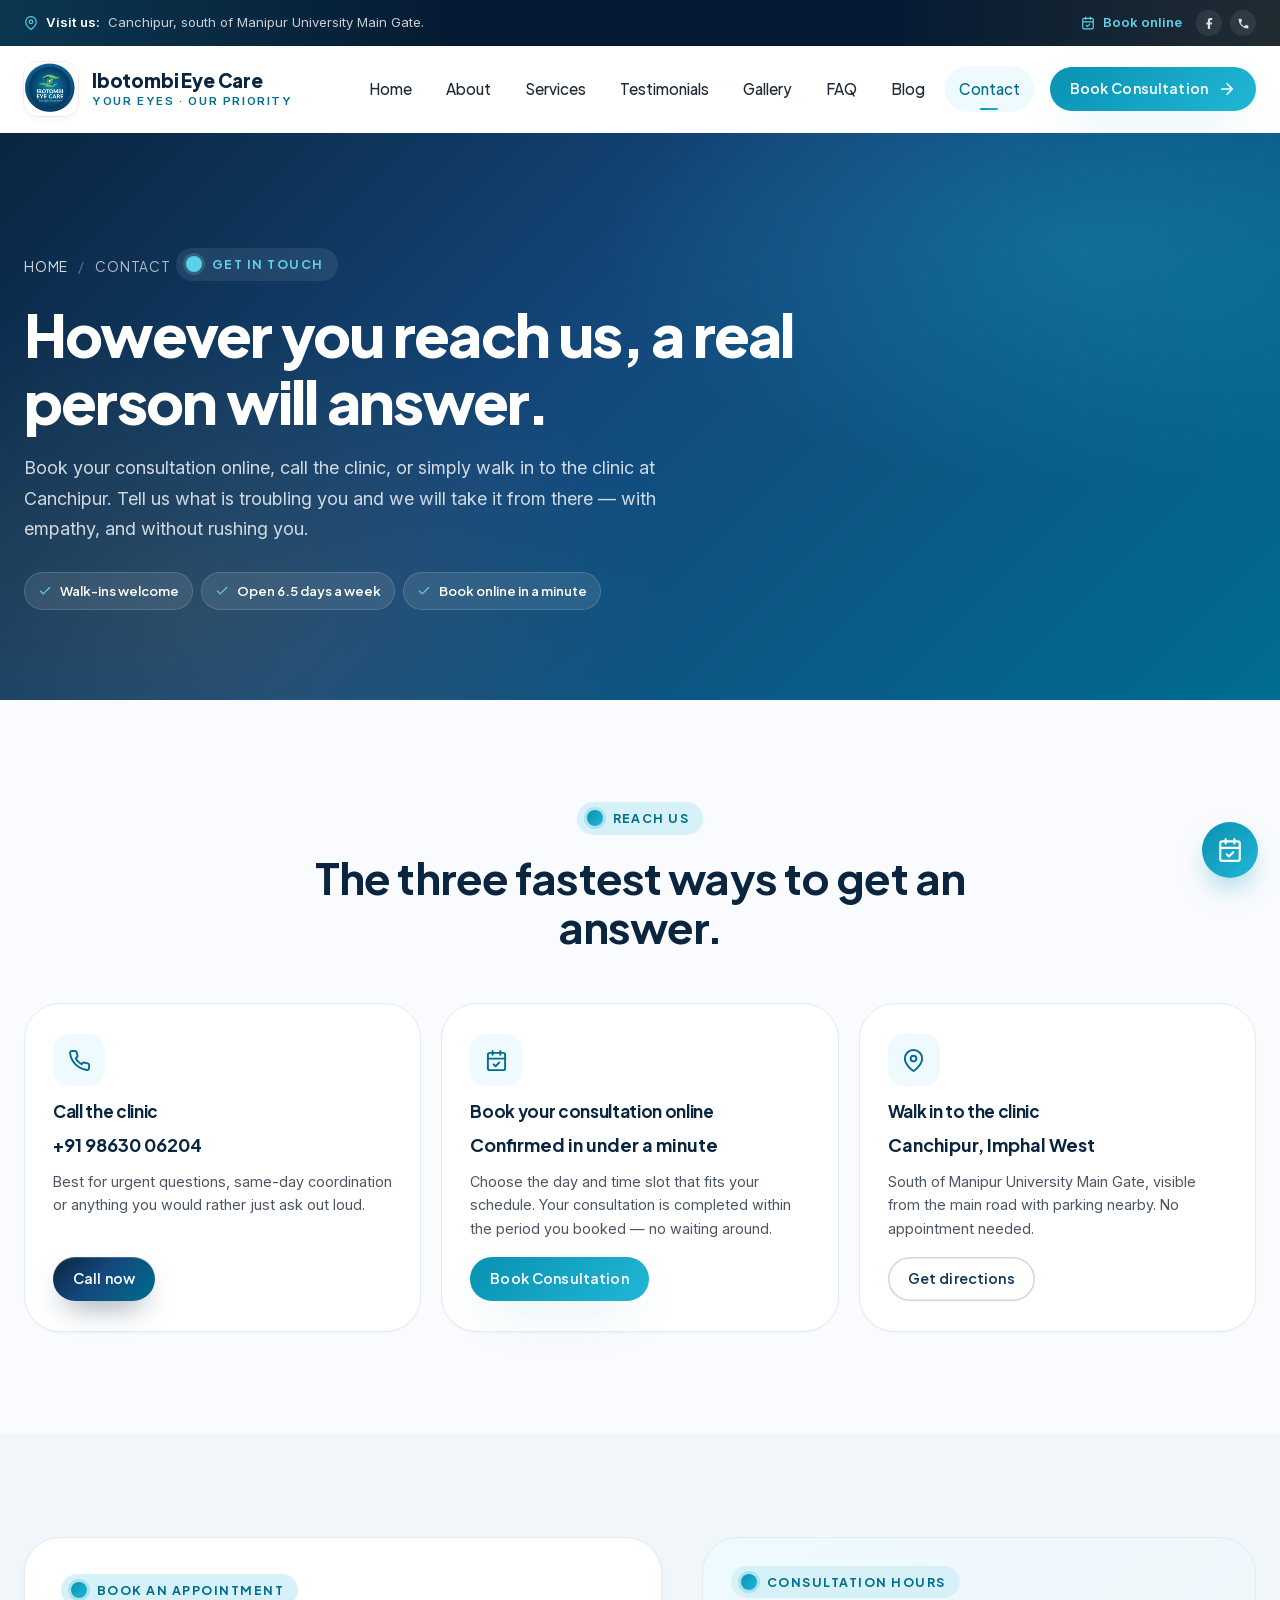
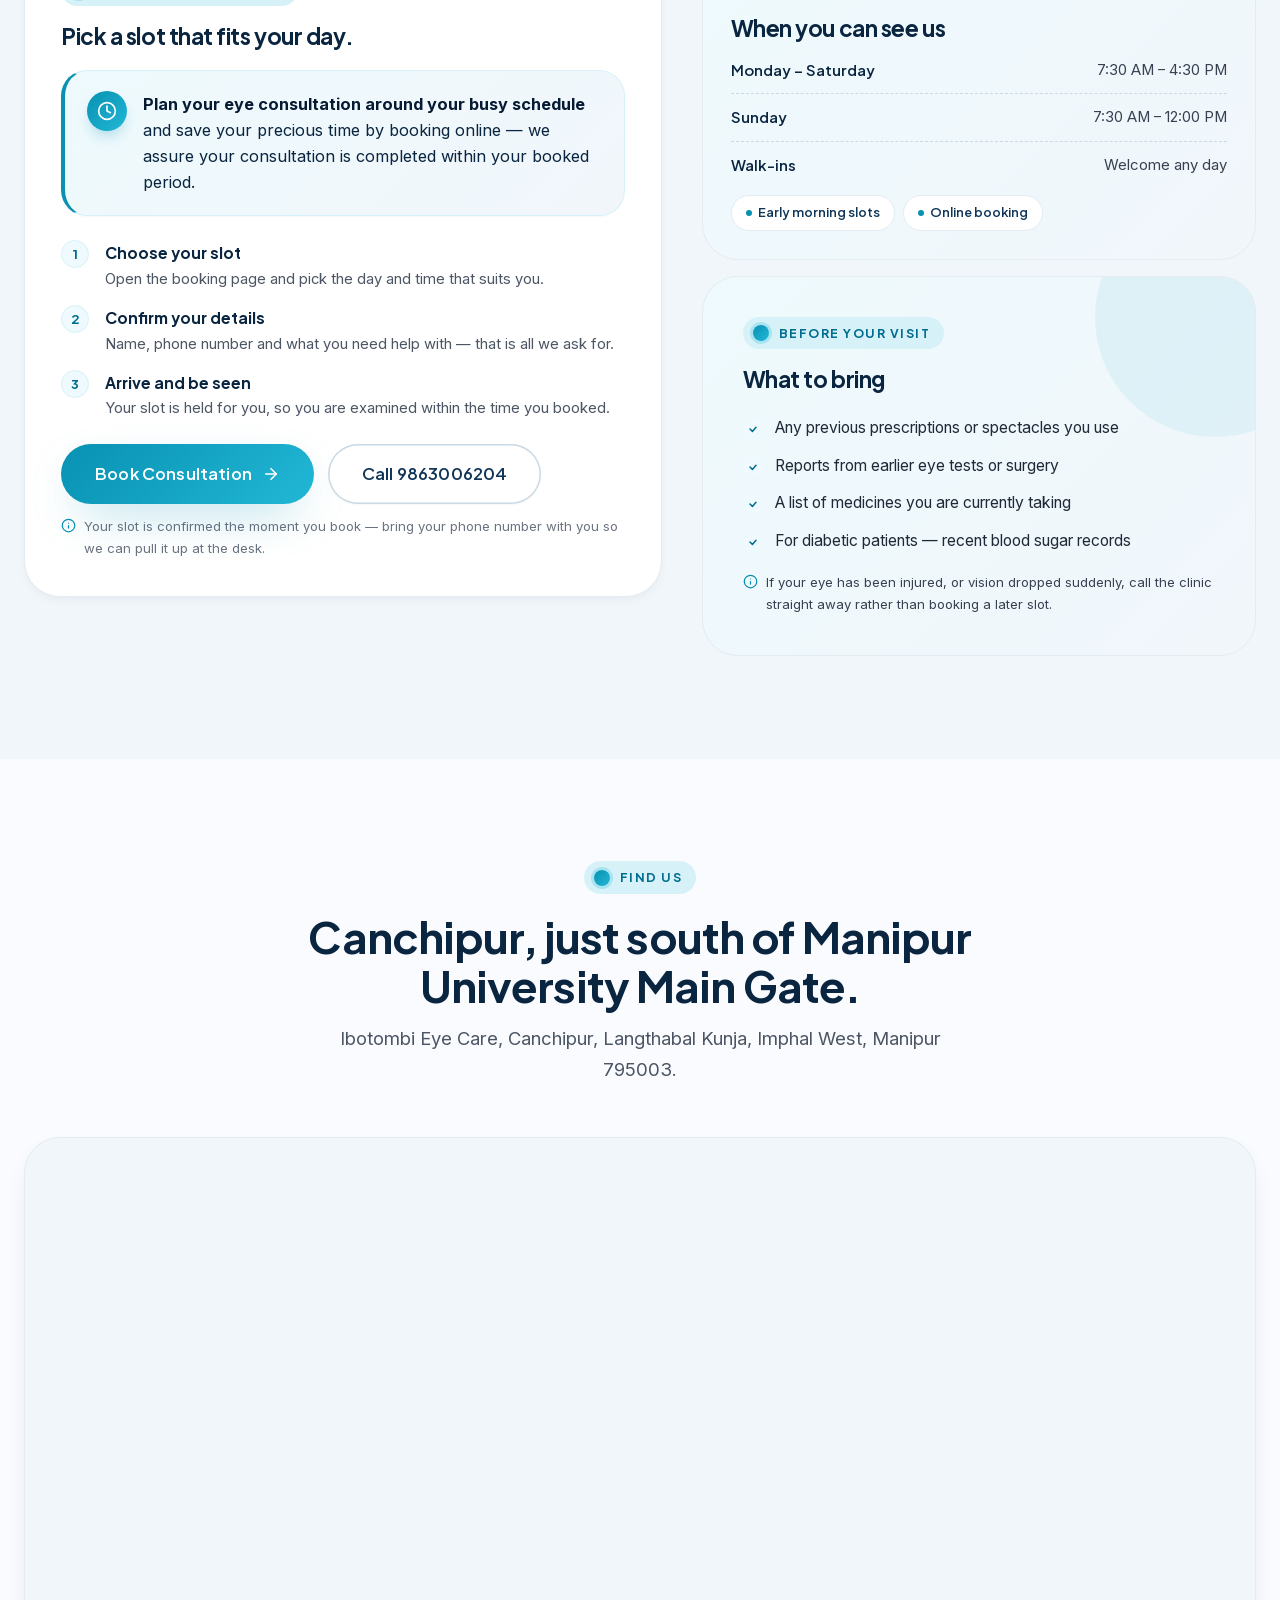
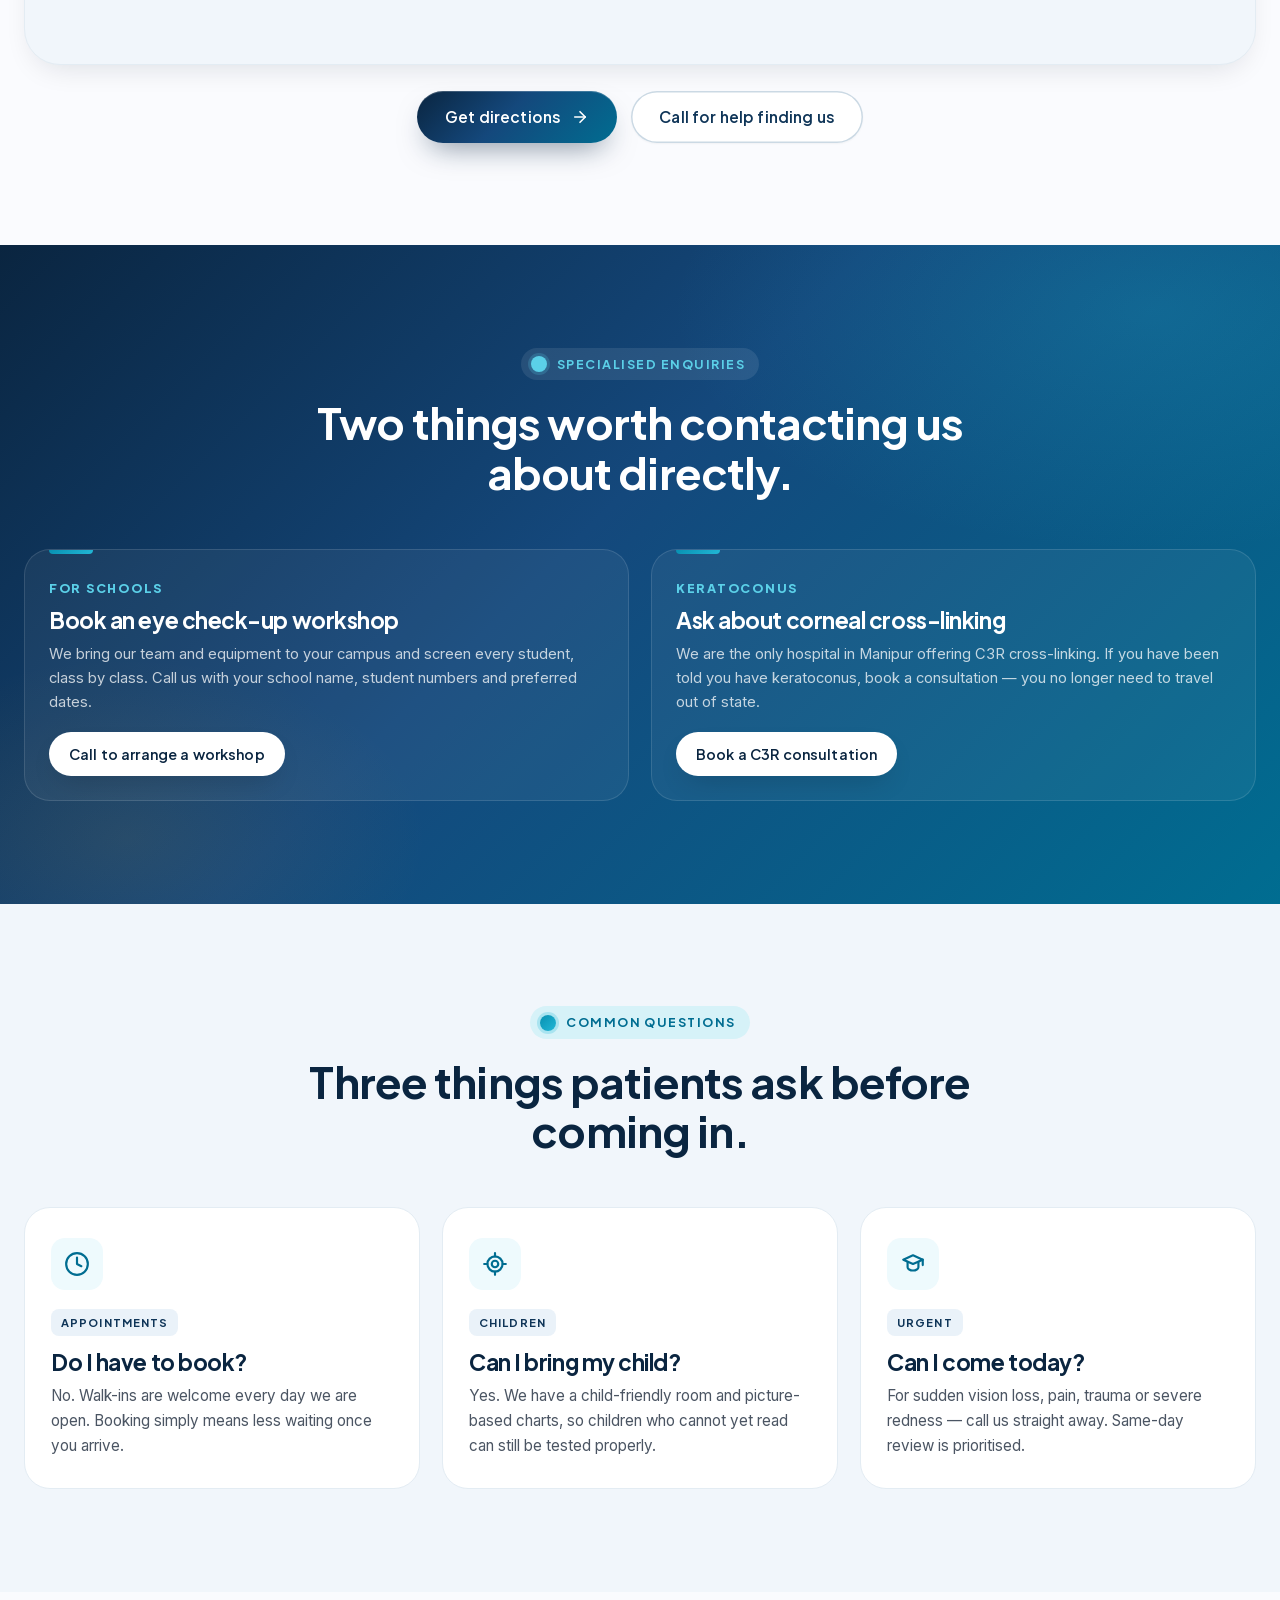
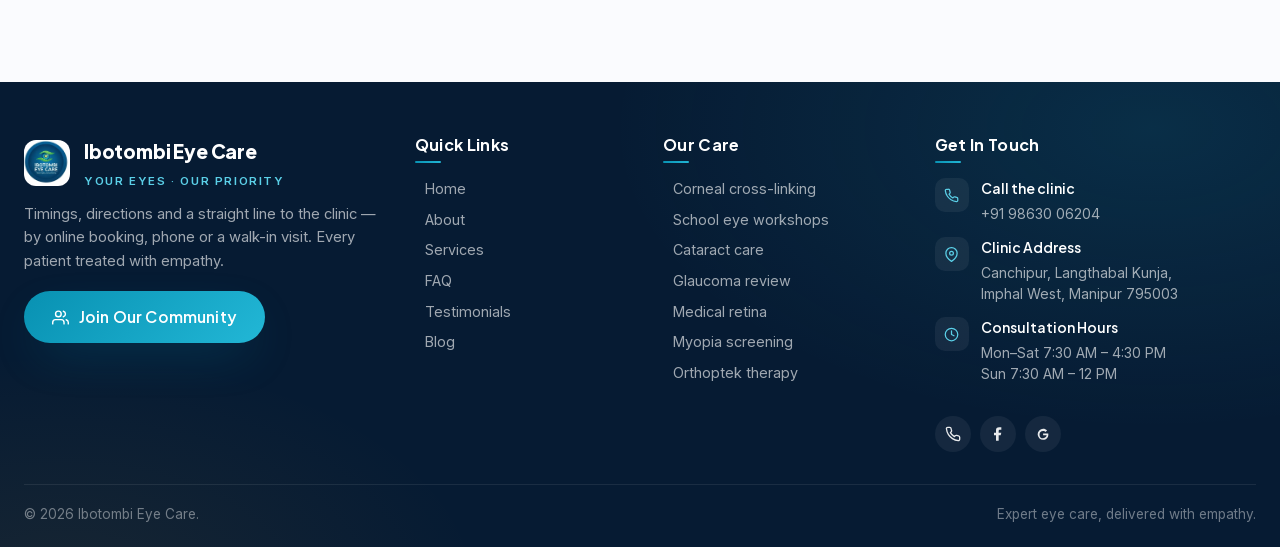
<file: contact.html>
<!DOCTYPE html>
<html lang="en">
<head>
  <meta charset="UTF-8">
  <meta name="viewport" content="width=device-width, initial-scale=1.0">
  <title>Contact &amp; Booking | Ibotombi Eye Care</title>
  <meta name="description" content="Contact Ibotombi Eye Care in Canchipur, Imphal — clinic timings, map and directions, online appointment booking, and school eye check-up workshop bookings.">
  <link rel="canonical" href="https://ibotombi-eye-care.netlify.app/contact.html">
  <meta property="og:type" content="website">
  <meta property="og:site_name" content="Ibotombi Eye Care">
  <meta property="og:locale" content="en_IN">
  <meta property="og:url" content="https://ibotombi-eye-care.netlify.app/contact.html">
  <meta property="og:title" content="Contact &amp; Booking | Ibotombi Eye Care">
  <meta property="og:description" content="Contact Ibotombi Eye Care in Canchipur, Imphal — clinic timings, map and directions, online appointment booking, and school eye check-up workshop bookings.">
  <meta property="og:image" content="https://ibotombi-eye-care.netlify.app/assets/images/og-cover.jpg">
  <meta property="og:image:secure_url" content="https://ibotombi-eye-care.netlify.app/assets/images/og-cover.jpg">
  <meta property="og:image:type" content="image/jpeg">
  <meta property="og:image:width" content="1200">
  <meta property="og:image:height" content="630">
  <meta property="og:image:alt" content="Ibotombi Eye Care — Your eyes, Our priority">
  <meta name="twitter:card" content="summary_large_image">
  <meta name="twitter:title" content="Contact &amp; Booking | Ibotombi Eye Care">
  <meta name="twitter:description" content="Contact Ibotombi Eye Care in Canchipur, Imphal — clinic timings, map and directions, online appointment booking, and school eye check-up workshop bookings.">
  <meta name="twitter:image" content="https://ibotombi-eye-care.netlify.app/assets/images/og-cover.jpg">
  <meta name="twitter:image:alt" content="Ibotombi Eye Care — Your eyes, Our priority">
  <meta name="theme-color" content="#0A2540">
  <link rel="icon" href="assets/images/logo.jpeg">
  <!-- Typefaces are embedded in this page's <style> as base64 woff2:
       no font file, no font request, nothing shared with the other pages. -->
  <!-- BUILD:CSS -->
  <style>@font-face {
  font-family: 'Inter';
  font-style: normal;
  font-weight: 400 700;
  font-display: swap;
  src: url([data-uri]) format('woff2');
  unicode-range: U+0020-007E, U+00A0, U+00A9, U+00B7, U+00D7, U+2013-2014, U+2018-2019, U+201C-201D, U+2026, U+20B9, U+2192, U+2605;
}
@font-face {
  font-family: 'Plus Jakarta Sans';
  font-style: normal;
  font-weight: 400 800;
  font-display: swap;
  src: url([data-uri]) format('woff2');
  unicode-range: U+0020-007E, U+00A0, U+00A9, U+00B7, U+00D7, U+2013-2014, U+2018-2019, U+201C-201D, U+2026, U+20B9, U+2192, U+2605;
}
    /* Generated by build.py from src/site.css — the rules contact.html uses.
       Edit src/site.css, then run: python3 build.py */
    :root {

      --navy-900: #061B33;
      --navy-800: #0A2540;
      --navy-700: #0F3558;
      --teal-600: #006D91;
      --teal-500: #0891B2;
      --teal-400: #22B7D6;
      --teal-300: #5BD0E8;
      --teal-100: #D6F2F8;
      --teal-50:  #EEFAFD;
      --gold-500: #E2A32D;
      --gold-400: #F4C770;
      --gold-100: #FDF3DC;


      --ink-700: #1F2937;
      --ink-600: #374151;
      --ink-500: #4B5563;
      --ink-400: #6B7280;
      --paper:   #FFFFFF;
      --cream:   #FAFBFE;


      --bg:             var(--cream);
      --bg-soft:        #F1F6FB;
      --bg-muted:       #EAF2F9;
      --surface-tint:   #F7FAFD;
      --text:           var(--ink-600);
      --text-soft:      var(--ink-500);
      --text-faint:     var(--ink-400);
      --heading:        var(--navy-800);
      --line:           #E3ECF3;
      --line-strong:    #CBD9E4;

      --accent-soft:    var(--teal-100);


      --grad-primary: linear-gradient(135deg, #0A2540 0%, #14487C 45%, #006D91 100%);
      --grad-accent:  linear-gradient(135deg, #0891B2 0%, #22B7D6 100%);
      --grad-soft:    linear-gradient(135deg, #EEFAFD 0%, #F1F6FB 100%);
      --grad-gold:    linear-gradient(135deg, #F4C770 0%, #E2A32D 100%);
      --grad-halo:    radial-gradient(circle at 30% 20%, rgba(34,183,214,0.18), transparent 55%),
                      radial-gradient(circle at 80% 30%, rgba(20,72,124,0.12), transparent 60%);


      --r-xs: 8px;
      --r-sm: 12px;
      --r-md: 18px;
      --r-lg: 26px;
      --r-xl: 36px;
      --r-pill: 999px;


      --sh-xs:   0 1px 2px rgba(11, 18, 32, 0.04);
      --sh-sm:   0 4px 12px -4px rgba(11, 18, 32, 0.08);
      --sh-md:   0 12px 30px -12px rgba(11, 18, 32, 0.14);
      --sh-lg:   0 24px 60px -20px rgba(11, 18, 32, 0.22);
      --sh-glow: 0 18px 50px -18px rgba(8, 145, 178, 0.45);
      --sh-ring: 0 0 0 1px rgba(11, 18, 32, 0.06);


      --ease-out:  cubic-bezier(0.22, 1, 0.36, 1);
      --ease-soft: cubic-bezier(0.4, 0, 0.2, 1);
      --dur-fast:  180ms;
      --dur-base:  320ms;
      --dur-slow:  560ms;


      --container: min(1240px, calc(100% - 48px));


      --font-sans: 'Inter', system-ui, -apple-system, 'Segoe UI', sans-serif;
      --font-display: 'Plus Jakarta Sans', 'Inter', sans-serif;
      --font-serif: 'Fraunces', 'Plus Jakarta Sans', serif;
    }
    *, *::before, *::after { box-sizing: border-box; }
    html { scroll-behavior: smooth; -webkit-text-size-adjust: 100%; }
    body {
      margin: 0;
      min-width: 320px;
      background: var(--bg);
      color: var(--text);
      font-family: var(--font-sans);
      font-size: 16px;
      line-height: 1.65;
      -webkit-font-smoothing: antialiased;
      -moz-osx-font-smoothing: grayscale;
      overflow-x: hidden;
    }
    img, video, svg { display: block; max-width: 100%; }
    a { color: inherit; text-decoration: none; transition: color var(--dur-fast) var(--ease-soft); }
    button, input, textarea, select { font: inherit; color: inherit; }
    button { cursor: pointer; background: none; border: none; }
    ::selection { background: rgba(8, 145, 178, 0.2); color: var(--navy-900); }
    html { scrollbar-color: var(--teal-400) transparent; }
    ::-webkit-scrollbar { width: 10px; height: 10px; }
    ::-webkit-scrollbar-thumb { background: linear-gradient(var(--teal-400), var(--teal-600)); border-radius: 10px; }
    ::-webkit-scrollbar-track { background: var(--bg-soft); }
    h1, h2, h3, h4, h5 {
      margin: 0 0 14px;
      color: var(--heading);
      font-family: var(--font-display);
      font-weight: 700;
      letter-spacing: -0.02em;
      line-height: 1.14;
    }
    h1 { font-size: clamp(2.3rem, 4.6vw, 3.9rem); font-weight: 800; letter-spacing: -0.03em; }
    h2 { font-size: clamp(1.9rem, 3.4vw, 2.8rem); }
    h3 { font-size: clamp(1.2rem, 2vw, 1.4rem); }
    h4 { font-size: 1.08rem; }
    p { margin: 0 0 14px; color: var(--text); font-size: 1.02rem; }
    .lead { font-size: 1.15rem; color: var(--text-soft); line-height: 1.7; }
    .container { width: var(--container); margin-inline: auto; }
    .section { padding: clamp(72px, 8vw, 120px) 0; position: relative; }
    .section-header { max-width: 760px; margin-bottom: clamp(40px, 4vw, 60px); }
    .section-header.center { margin-inline: auto; text-align: center; }
    .section-header.center .eyebrow { margin-inline: auto; }
    .section-header h2 { margin-bottom: 12px; }
    .section-header .lead { margin-top: 10px; max-width: 640px; }
    .section-header.center .lead { margin-inline: auto; }
    .eyebrow {
      display: inline-flex;
      align-items: center;
      gap: 10px;
      padding: 6px 14px 6px 10px;
      margin-bottom: 18px;
      background: var(--accent-soft);
      color: var(--teal-600);
      font-family: var(--font-display);
      font-size: 0.78rem;
      font-weight: 700;
      letter-spacing: 0.12em;
      text-transform: uppercase;
      border-radius: var(--r-pill);
    }
    .eyebrow::before {
      content: "";
      width: 16px; height: 16px;
      border-radius: 50%;
      background: var(--grad-accent);
      box-shadow: 0 0 0 3px rgba(34, 183, 214, 0.25);
      flex-shrink: 0;
    }
    .eyebrow.on-dark { background: rgba(255,255,255,0.08); color: var(--teal-300); }
    .eyebrow.on-dark::before { background: var(--teal-300); box-shadow: 0 0 0 3px rgba(91, 208, 232, 0.22); }
    .button {
      --bh: 52px;
      display: inline-flex;
      align-items: center;
      justify-content: center;
      gap: 10px;
      height: var(--bh);
      padding: 0 28px;
      border-radius: var(--r-pill);
      font-family: var(--font-display);
      font-weight: 600;
      font-size: 0.98rem;
      letter-spacing: 0.01em;
      transition: transform var(--dur-base) var(--ease-out),
                  background var(--dur-base) var(--ease-out),
                  box-shadow var(--dur-base) var(--ease-out),
                  color var(--dur-fast) var(--ease-out);
      white-space: nowrap;
      position: relative;
      isolation: isolate;
    }
    .button-small { --bh: 44px; padding: 0 20px; font-size: 0.9rem; }
    .button-large { --bh: 60px; padding: 0 34px; font-size: 1.05rem; }
    .button svg { width: 18px; height: 18px; transition: transform var(--dur-base) var(--ease-out); }
    .button:hover svg { transform: translateX(3px); }
    .button-primary {
      background: var(--grad-primary);
      color: #fff !important;
      box-shadow: 0 14px 30px -12px rgba(10, 37, 64, 0.55),
                  inset 0 1px 0 rgba(255,255,255,0.2);
    }
    .button-primary:hover { transform: translateY(-2px); box-shadow: 0 22px 45px -16px rgba(8, 145, 178, 0.55); }
    .button-accent {
      background: var(--grad-accent);
      color: #fff !important;
      box-shadow: var(--sh-glow);
    }
    .button-accent:hover { transform: translateY(-2px); box-shadow: 0 24px 50px -14px rgba(8, 145, 178, 0.65); }
    .button-secondary {
      background: var(--paper);
      color: var(--navy-700) !important;
      box-shadow: inset 0 0 0 1.5px var(--line-strong), var(--sh-xs);
    }
    .button-secondary:hover { box-shadow: inset 0 0 0 1.5px var(--teal-500), var(--sh-sm); color: var(--teal-600) !important; transform: translateY(-1px); }
    .button-light {
      background: #fff;
      color: var(--navy-800) !important;
      box-shadow: 0 12px 28px -10px rgba(0,0,0,0.18);
    }
    .button-light:hover { transform: translateY(-2px); box-shadow: 0 18px 36px -10px rgba(0,0,0,0.22); }
    .topbar {
      background: var(--navy-900);
      color: #fff;
      font-size: 0.82rem;
      padding: 10px 0;
      position: relative;
      overflow: hidden;
    }
    .topbar::before {
      content: "";
      position: absolute; inset: 0;
      background: radial-gradient(circle at 0% 50%, rgba(34,183,214,0.18), transparent 35%),
                  radial-gradient(circle at 100% 50%, rgba(228,163,45,0.12), transparent 30%);
      pointer-events: none;
    }
    .topbar-inner {
      display: flex;
      justify-content: space-between;
      align-items: center;
      flex-wrap: wrap;
      gap: 12px;
      position: relative;
      z-index: 1;
    }
    .topbar-note {
      display: flex;
      flex-wrap: wrap;
      gap: 18px;
      align-items: center;
      color: rgba(255,255,255,0.78);
    }
    .topbar-note span { display: inline-flex; align-items: center; gap: 8px; }
    .topbar-note svg { width: 14px; height: 14px; color: var(--teal-300); }
    .topbar-note strong { color: #fff; font-weight: 600; }
    .topbar-actions { display: inline-flex; gap: 14px; align-items: center; }
    .topbar-link {
      color: var(--teal-300);
      font-weight: 600;
      display: inline-flex;
      gap: 8px;
      align-items: center;
    }
    .topbar-link:hover { color: #fff; }
    .topbar-link svg { width: 14px; height: 14px; }
    .topbar-socials { display: inline-flex; gap: 8px; }
    .topbar-socials a {
      width: 26px; height: 26px;
      border-radius: 50%;
      display: inline-flex; align-items: center; justify-content: center;
      background: rgba(255,255,255,0.08);
      color: rgba(255,255,255,0.85);
      transition: var(--dur-fast);
    }
    .topbar-socials a:hover { background: var(--teal-400); color: var(--navy-900); }
    .topbar-socials svg { width: 13px; height: 13px; }
    .site-header {
      position: sticky;
      top: 0;
      z-index: 60;
      background: transparent;
      border-bottom: 1px solid transparent;
      transition: border-color var(--dur-base), box-shadow var(--dur-base);
    }
    .site-header::before {
      content: "";
      position: absolute;
      inset: 0;
      z-index: -1;
      background: rgba(255, 255, 255, 0.88);
      backdrop-filter: saturate(180%) blur(16px);
      -webkit-backdrop-filter: saturate(180%) blur(16px);
      transition: background var(--dur-base);
      pointer-events: none;
    }
    .site-header.is-scrolled::before { background: rgba(255,255,255,0.96); }
    .site-header.is-scrolled {
      border-bottom-color: var(--line);
      box-shadow: 0 12px 30px -24px rgba(10,37,64,0.25);
    }
    body.nav-open .site-header { z-index: 90; }
    .nav-shell {
      display: flex;
      align-items: center;
      justify-content: space-between;
      padding: 16px 0;
      gap: 20px;
    }
    .brand { display: flex; align-items: center; gap: 14px; }
    .brand-logo {
      width: 54px; height: 54px;
      border-radius: 14px;
      background: var(--paper);
      box-shadow: var(--sh-sm), var(--sh-ring);
      overflow: hidden;
      display: grid;
      place-items: center;
      flex-shrink: 0;
    }
    .brand-logo img { width: 100%; height: 100%; object-fit: cover; }
    .brand-text { display: flex; flex-direction: column; line-height: 1.1; }
    .brand-title {
      color: var(--navy-800);
      font-family: var(--font-display);
      font-size: 1.18rem;
      font-weight: 800;
      letter-spacing: -0.01em;
    }
    .brand-tag {
      color: var(--teal-600);
      font-size: 0.72rem;
      font-weight: 600;
      letter-spacing: 0.14em;
      text-transform: uppercase;
      margin-top: 4px;
    }
    .nav-backdrop {
      position: fixed;
      inset: 0;
      background: rgba(6, 27, 51, 0.45);
      backdrop-filter: blur(2px);
      opacity: 0;
      visibility: hidden;
      transition: opacity 0.3s var(--ease-out), visibility 0.3s var(--ease-out);
      z-index: 65;
    }
    .nav-backdrop.is-visible { opacity: 1; visibility: visible; }
    .site-nav {
      display: flex;
      align-items: center;
      gap: 6px;
    }
    .site-nav a:not(.button) {
      position: relative;
      padding: 10px 14px;
      color: var(--ink-700);
      font-family: var(--font-display);
      font-weight: 500;
      font-size: 0.95rem;
      border-radius: var(--r-pill);
      transition: color var(--dur-fast), background var(--dur-fast);
    }
    .site-nav a:not(.button):hover {
      color: var(--teal-600);
      background: var(--teal-50);
    }
    .site-nav a[aria-current="page"]:not(.button) {
      color: var(--teal-600);
      background: var(--teal-50);
    }
    .site-nav a[aria-current="page"]:not(.button)::after {
      content: "";
      position: absolute;
      left: 50%; bottom: 2px;
      width: 18px; height: 2px;
      background: var(--grad-accent);
      border-radius: 2px;
      transform: translateX(-50%);
    }
    .site-nav .button { margin-left: 10px; }
    .nav-toggle {
      display: none;
      position: relative;
      z-index: 80;
      width: 48px; height: 48px;
      border-radius: var(--r-sm);
      background: var(--teal-50);
      color: var(--navy-800);
      align-items: center;
      justify-content: center;
    }
    .nav-toggle[aria-expanded="true"] { background: var(--navy-800); color: #fff; }
    .nav-toggle span { position: relative; display: block; width: 22px; height: 2px; background: currentColor; border-radius: 2px; transition: var(--dur-fast); }
    .nav-toggle span::before, .nav-toggle span::after {
      content: ""; position: absolute; left: 0; width: 22px; height: 2px; background: currentColor; border-radius: 2px; transition: var(--dur-fast);
    }
    .nav-toggle span::before { top: -7px; }
    .nav-toggle span::after { top: 7px; }
    .nav-toggle[aria-expanded="true"] span { background: transparent; }
    .nav-toggle[aria-expanded="true"] span::before { top: 0; transform: rotate(45deg); }
    .nav-toggle[aria-expanded="true"] span::after { top: 0; transform: rotate(-45deg); }
    .hero-badges {
      display: flex; flex-wrap: wrap; gap: 8px;
      margin-top: 26px;
    }
    .hero-badge {
      display: inline-flex; align-items: center; gap: 8px;
      padding: 8px 14px;
      background: var(--paper);
      border-radius: var(--r-pill);
      box-shadow: var(--sh-xs), var(--sh-ring);
      font-family: var(--font-display);
      font-size: 0.82rem;
      font-weight: 600;
      color: var(--navy-700);
    }
    .hero-badge svg { width: 14px; height: 14px; color: var(--teal-500); }
    .hero-actions {
      display: flex; gap: 14px; flex-wrap: wrap;
      margin-top: 34px;
    }
    .page-hero {
      position: relative;
      padding: clamp(80px, 9vw, 140px) 0 clamp(60px, 7vw, 100px);
      overflow: hidden;
      background: var(--grad-primary);
      color: #fff;
    }
    .page-hero::before {
      content: "";
      position: absolute; inset: 0;
      background:
        radial-gradient(800px 400px at 85% 20%, rgba(34,183,214,0.25), transparent 60%),
        radial-gradient(800px 500px at 15% 85%, rgba(228,163,45,0.12), transparent 60%);
      pointer-events: none;
    }
    .page-hero::after {
      content: "";
      position: absolute;
      top: -50%; right: -20%;
      width: 700px; height: 700px;
      background-image: radial-gradient(circle, rgba(255,255,255,0.04) 1px, transparent 1.5px);
      background-size: 26px 26px;
      opacity: 0.7;
      pointer-events: none;
      mask-image: radial-gradient(ellipse at center, black 40%, transparent 75%);
    }
    .page-hero-shell {
      position: relative;
      z-index: 1;
      max-width: 820px;
    }
    .page-hero .crumbs {
      display: inline-flex; align-items: center; gap: 10px;
      color: rgba(255,255,255,0.68);
      font-size: 0.85rem;
      letter-spacing: 0.06em;
      text-transform: uppercase;
      font-family: var(--font-display);
      margin-bottom: 22px;
    }
    .page-hero .crumbs a { color: rgba(255,255,255,0.82); }
    .page-hero .crumbs a:hover { color: #fff; }
    .page-hero .crumbs span { opacity: 0.5; }
    .page-hero h1 { color: #fff; margin-bottom: 18px; }
    .page-hero p { color: rgba(255,255,255,0.8); font-size: 1.12rem; max-width: 640px; line-height: 1.7; }
    .page-hero .hero-badges { margin-top: 28px; }
    .page-hero .hero-badge {
      background: rgba(255,255,255,0.09);
      color: #fff;
      box-shadow: inset 0 0 0 1px rgba(255,255,255,0.15);
    }
    .page-hero .hero-badge svg { color: var(--teal-300); }
    .check-list {
      list-style: none;
      padding: 0; margin: 22px 0 0;
      display: grid;
      gap: 12px;
    }
    .check-list li {
      display: flex; gap: 12px; align-items: flex-start;
      color: var(--ink-700);
      font-size: 0.98rem;
    }
    .check-list li::before {
      content: "";
      flex-shrink: 0;
      margin-top: 4px;
      width: 20px; height: 20px;
      border-radius: 50%;
      background: var(--teal-50) url("data:image/svg+xml;utf8,<svg xmlns='http://www.w3.org/2000/svg' viewBox='0 0 20 20' fill='none' stroke='%23006D91' stroke-width='2.5' stroke-linecap='round' stroke-linejoin='round'><polyline points='5 10 9 14 15 7'/></svg>") center/12px no-repeat;
    }
    .section-deep {
      background: var(--grad-primary);
      color: rgba(255,255,255,0.85);
      position: relative;
      overflow: hidden;
    }
    .section-deep::before {
      content: "";
      position: absolute; inset: 0;
      background:
        radial-gradient(800px 400px at 90% 10%, rgba(34,183,214,0.2), transparent 60%),
        radial-gradient(500px 300px at 10% 90%, rgba(228,163,45,0.1), transparent 60%);
      pointer-events: none;
    }
    .section-deep .eyebrow { background: rgba(255,255,255,0.09); color: var(--teal-300); }
    .section-deep .eyebrow::before { background: var(--teal-300); box-shadow: 0 0 0 3px rgba(91,208,232,0.2); }
    .section-deep h2, .section-deep h3, .section-deep strong { color: #fff; }
    .section-deep p, .section-deep span { color: rgba(255,255,255,0.78); }
    .section-deep .lead { color: rgba(255,255,255,0.84); }
    .section-deep .chip {
      background: rgba(255,255,255,0.08);
      border-color: rgba(255,255,255,0.18);
      color: #fff;
    }
    .section-deep .chip::before { background: var(--teal-300); }
    .section-deep .timeline-card {
      background: rgba(255,255,255,0.05);
      border-color: rgba(255,255,255,0.12);
    }
    .section-deep .timeline-card:hover { border-color: var(--teal-300); background: rgba(255,255,255,0.08); }
    .section-deep .timeline-card strong { color: var(--teal-300); }
    .section-deep .timeline-card h3 { color: #fff; }
    .section-deep .timeline-card p { color: rgba(255,255,255,0.75); }
    .grid-2 {
      display: grid;
      grid-template-columns: repeat(2, minmax(0, 1fr));
      gap: 22px;
    }
    .grid-3 {
      display: grid;
      grid-template-columns: repeat(3, minmax(0, 1fr));
      gap: 22px;
    }
    .feature-card {
      background: var(--paper);
      border: 1px solid var(--line);
      border-radius: var(--r-lg);
      padding: 30px 26px;
      transition: transform var(--dur-base), box-shadow var(--dur-base), border-color var(--dur-base);
    }
    .feature-card:hover { transform: translateY(-4px); box-shadow: var(--sh-md); border-color: var(--teal-300); }
    .feature-card .card-label {
      display: inline-block;
      padding: 4px 10px;
      background: var(--bg-muted);
      color: var(--navy-700);
      font-family: var(--font-display);
      font-size: 0.7rem; font-weight: 700;
      letter-spacing: 0.1em;
      text-transform: uppercase;
      border-radius: var(--r-xs);
      margin-bottom: 14px;
    }
    .feature-card-icon {
      width: 52px; height: 52px;
      border-radius: 14px;
      background: var(--teal-50);
      color: var(--teal-600);
      display: grid; place-items: center;
      margin-bottom: 18px;
    }
    .feature-card-icon svg { width: 26px; height: 26px; }
    .feature-card h3 { margin-bottom: 8px; color: var(--navy-800); }
    .feature-card p { color: var(--text-soft); margin: 0; font-size: 0.95rem; }
    .timeline-card {
      position: relative;
      background: var(--paper);
      border: 1px solid var(--line);
      border-radius: var(--r-lg);
      padding: 28px 24px 24px;
      overflow: hidden;
      transition: transform var(--dur-base), border-color var(--dur-base);
    }
    .timeline-card::before {
      content: "";
      position: absolute; left: 24px; top: 0;
      width: 44px; height: 4px;
      background: var(--grad-accent);
      border-radius: 0 0 6px 6px;
    }
    .timeline-card:hover { transform: translateY(-3px); border-color: var(--teal-300); }
    .timeline-card strong {
      display: block;
      font-family: var(--font-display);
      font-weight: 800;
      color: var(--teal-600);
      font-size: 0.78rem;
      text-transform: uppercase;
      letter-spacing: 0.14em;
      margin-bottom: 10px;
    }
    .timeline-card h3 { color: var(--navy-800); margin-bottom: 8px; }
    .timeline-card p { color: var(--text-soft); font-size: 0.92rem; margin: 0; }
    .reach-grid { display: grid; grid-template-columns: repeat(3, minmax(0, 1fr)); gap: 20px; }
    .reach-card {
      display: flex;
      flex-direction: column;
      align-items: flex-start;
      gap: 12px;
      background: var(--paper);
      border: 1px solid var(--line);
      border-radius: var(--r-xl);
      padding: 30px 28px;
      box-shadow: var(--sh-xs);
      transition: transform var(--dur-base) var(--ease-out), box-shadow var(--dur-base), border-color var(--dur-base);
    }
    .reach-card:hover { transform: translateY(-4px); box-shadow: var(--sh-lg); border-color: var(--teal-300); }
    .reach-card .icon-box {
      width: 52px; height: 52px;
      border-radius: 16px;
      background: var(--teal-50);
      color: var(--teal-600);
      display: grid; place-items: center;
      transition: background var(--dur-base), color var(--dur-base);
    }
    .reach-card .icon-box svg { width: 23px; height: 23px; }
    .reach-card:hover .icon-box { background: var(--grad-accent); color: #fff; }
    .reach-card h3 { font-size: 1.06rem; margin: 4px 0 0; }
    .reach-value {
      font-family: var(--font-display);
      font-size: 1.12rem;
      font-weight: 700;
      color: var(--navy-800);
      line-height: 1.35;
    }
    .reach-card p { color: var(--text-soft); font-size: 0.9rem; margin: 0; flex: 1; }
    .reach-card .button { margin-top: 4px; }
    .form-card {
      background: var(--paper);
      border: 1px solid var(--line);
      border-radius: var(--r-xl);
      padding: 36px;
      box-shadow: var(--sh-sm);
    }
    .form-note {
      margin: 14px 0 0;
      font-size: 0.82rem;
      color: var(--text-faint);
      display: flex; gap: 8px; align-items: flex-start;
    }
    .form-note svg { width: 15px; height: 15px; flex-shrink: 0; margin-top: 2px; color: var(--teal-500); }
    .booking-promise {
      margin-top: 20px;
      display: flex;
      gap: 16px;
      align-items: flex-start;
      padding: 20px 22px;
      border-radius: var(--r-lg);
      background: var(--grad-soft);
      border: 1px solid var(--teal-100);
      border-left: 4px solid var(--teal-500);
      box-shadow: var(--sh-xs);
    }
    .booking-promise-icon {
      flex-shrink: 0;
      width: 40px; height: 40px;
      border-radius: 50%;
      display: grid; place-items: center;
      background: var(--grad-accent);
      color: #fff;
      box-shadow: 0 8px 18px -8px rgba(8,145,178,0.6);
    }
    .booking-promise-icon svg { width: 20px; height: 20px; }
    .booking-promise p {
      margin: 0;
      font-size: 1.02rem;
      line-height: 1.6;
      color: var(--navy-800);
    }
    .booking-promise p strong { color: var(--navy-900); font-weight: 700; }
    .booking-steps {
      list-style: none;
      counter-reset: bookstep;
      margin: 24px 0 0;
      padding: 0;
      display: grid;
      gap: 14px;
    }
    .booking-steps li {
      counter-increment: bookstep;
      position: relative;
      padding-left: 44px;
      display: flex;
      flex-direction: column;
      gap: 2px;
    }
    .booking-steps li::before {
      content: counter(bookstep);
      position: absolute;
      left: 0; top: 0;
      width: 28px; height: 28px;
      border-radius: 50%;
      display: grid; place-items: center;
      background: var(--teal-50);
      border: 1px solid var(--teal-100);
      color: var(--teal-600);
      font-family: var(--font-display);
      font-size: 0.82rem;
      font-weight: 700;
    }
    .booking-steps li strong {
      font-family: var(--font-display);
      font-size: 0.98rem;
      color: var(--navy-800);
    }
    .booking-steps li span { font-size: 0.92rem; color: var(--text-soft); line-height: 1.55; }
    .visit-panel { display: grid; gap: 16px; align-content: start; }
    .hours-card {
      background: var(--grad-soft);
      border: 1px solid var(--line);
      border-radius: var(--r-xl);
      padding: 28px;
    }
    .hours-list { list-style: none; padding: 0; margin: 16px 0 0; display: grid; gap: 11px; }
    .hours-list li {
      display: flex; justify-content: space-between; gap: 14px;
      font-size: 0.93rem; color: var(--text);
      padding-bottom: 11px;
      border-bottom: 1px dashed var(--line-strong);
    }
    .hours-list li:last-child { border-bottom: 0; padding-bottom: 0; }
    .hours-list li strong { font-family: var(--font-display); color: var(--navy-800); font-weight: 600; }
    .map-wide {
      position: relative;
      border-radius: var(--r-xl);
      overflow: hidden;
      aspect-ratio: 21 / 9;
      border: 1px solid var(--line);
      box-shadow: var(--sh-md);
      background: var(--bg-soft);
    }
    .map-wide iframe { width: 100%; height: 100%; border: 0; display: block; filter: grayscale(0.05) contrast(1.02); }
    .contact-layout {
      display: grid;
      grid-template-columns: minmax(0, 1.15fr) minmax(0, 1fr);
      gap: 40px;
      align-items: start;
    }
    .form-note { font-size: 0.82rem; color: var(--text-faint); margin-top: 12px; }
    .notice-card {
      background: var(--grad-soft);
      border: 1px solid var(--line);
      border-radius: var(--r-xl);
      padding: 40px;
      position: relative;
      overflow: hidden;
    }
    .notice-card::before {
      content: "";
      position: absolute;
      right: -80px; top: -80px;
      width: 240px; height: 240px;
      background: var(--grad-accent);
      opacity: 0.08; border-radius: 50%;
    }
    .notice-card h3 { color: var(--navy-800); margin-bottom: 10px; }
    .notice-card p { color: var(--text); margin-bottom: 0; max-width: 640px; }
    .chip-row { display: flex; flex-wrap: wrap; gap: 8px; }
    .chip {
      display: inline-flex; align-items: center; gap: 6px;
      padding: 6px 14px;
      background: var(--paper);
      border: 1px solid var(--line);
      border-radius: var(--r-pill);
      font-family: var(--font-display);
      font-size: 0.8rem;
      font-weight: 600;
      color: var(--navy-700);
    }
    .chip::before { content: ""; width: 6px; height: 6px; border-radius: 50%; background: var(--teal-500); }
    .site-footer {
      position: relative;
      background: var(--navy-900);
      color: rgba(255,255,255,0.7);
      padding: 54px 0 22px;
      margin-top: 90px;
      overflow: hidden;
    }
    .site-footer::before {
      content: "";
      position: absolute; inset: 0;
      background:
        radial-gradient(900px 500px at 90% 10%, rgba(34,183,214,0.12), transparent 60%),
        radial-gradient(700px 400px at 5% 110%, rgba(228,163,45,0.08), transparent 60%);
      pointer-events: none;
    }
    .footer-grid {
      display: grid;
      grid-template-columns: minmax(0, 1.5fr) minmax(0, 0.9fr) minmax(0, 1fr) minmax(0, 1.35fr);
      gap: 34px;
      position: relative;
      z-index: 1;
    }
    .footer-copy { max-width: 380px; }
    .footer-copy p { color: rgba(255,255,255,0.62); margin: 12px 0 0; font-size: 0.92rem; line-height: 1.6; }
    .footer-brand { display: flex; align-items: center; gap: 14px; }
    .footer-brand img {
      width: 46px; height: 46px;
      border-radius: 12px;
      background: var(--paper);
      object-fit: cover;
      flex-shrink: 0;
    }
    .footer-brand .brand-title { color: #fff; font-size: 1.2rem; }
    .footer-brand .brand-tag { color: var(--teal-300); }
    .social-links { display: flex; gap: 9px; margin-top: 18px; }
    .social-links a {
      width: 36px; height: 36px;
      border-radius: 50%;
      display: inline-flex; align-items: center; justify-content: center;
      background: rgba(255,255,255,0.06);
      color: rgba(255,255,255,0.9);
      transition: background var(--dur-fast), color var(--dur-fast), transform var(--dur-fast);
    }
    .social-links a:hover { background: var(--teal-500); color: #fff; transform: translateY(-2px); }
    .social-links a svg { width: 16px; height: 16px; }
    .footer-title {
      color: #fff;
      font-family: var(--font-display);
      font-size: 1rem;
      font-weight: 700;
      margin-bottom: 15px;
      letter-spacing: 0.02em;
      position: relative;
      padding-bottom: 9px;
    }
    .footer-title::after {
      content: ""; position: absolute;
      left: 0; bottom: 0;
      width: 26px; height: 2.5px;
      background: var(--grad-accent);
      border-radius: 3px;
    }
    .footer-links, .footer-contact {
      display: flex; flex-direction: column; gap: 9px;
    }
    .footer-links a {
      color: rgba(255,255,255,0.62);
      font-size: 0.9rem;
      display: inline-flex; align-items: flex-start; gap: 10px;
      line-height: 1.5;
    }
    .footer-links a { position: relative; width: fit-content; }
    .footer-links a:hover { color: var(--teal-300); padding-left: 4px; }
    .footer-links a::before {
      content: "→"; opacity: 0; width: 0; overflow: hidden; transition: var(--dur-fast);
    }
    .footer-links a:hover::before { opacity: 1; width: auto; margin-right: 2px; color: var(--teal-300); }
    .footer-contact { gap: 13px; }
    .fc-item { display: flex; align-items: flex-start; gap: 12px; }
    .fc-icon {
      flex-shrink: 0;
      width: 34px; height: 34px;
      border-radius: 10px;
      background: rgba(255, 255, 255, 0.06);
      color: var(--teal-300);
      display: grid; place-items: center;
      transition: background var(--dur-fast), color var(--dur-fast);
    }
    .fc-icon svg { width: 15px; height: 15px; }
    .fc-item:hover .fc-icon { background: var(--teal-500); color: #fff; }
    .fc-text { display: block; min-width: 0; }
    .fc-text strong {
      display: block;
      color: #fff;
      font-family: var(--font-display);
      font-size: 0.87rem;
      font-weight: 600;
      margin-bottom: 2px;
    }
    .fc-text a, .fc-text span {
      display: block;
      color: rgba(255, 255, 255, 0.62);
      font-size: 0.88rem;
      line-height: 1.5;
    }
    .fc-text a:hover { color: var(--teal-300); }
    .footer-contact .social-links { margin-top: 18px; }
    .footer-copy .button { margin-top: 18px; }
    .footer-copy .button svg { width: 17px; height: 17px; }
    .footer-bottom {
      margin-top: 32px;
      padding-top: 18px;
      border-top: 1px solid rgba(255,255,255,0.08);
      display: flex;
      justify-content: space-between;
      gap: 16px;
      flex-wrap: wrap;
      color: rgba(255,255,255,0.42);
      font-size: 0.85rem;
      position: relative;
    }
    .fab {
      position: fixed;
      bottom: 22px;
      right: 22px;
      z-index: 40;
      display: flex; flex-direction: column; gap: 12px;
      align-items: flex-end;
    }
    .fab-btn {
      width: 56px; height: 56px;
      border-radius: 50%;
      background: var(--grad-accent);
      color: #fff;
      display: grid; place-items: center;
      box-shadow: 0 14px 30px -10px rgba(8,145,178,0.55);
      transition: transform var(--dur-base);
      position: relative;
    }
    .fab-btn::after {
      content: "";
      position: absolute; inset: -6px;
      border-radius: 50%;
      box-shadow: 0 0 0 0 rgba(8,145,178,0.4);
      animation: pulse 2.4s infinite;
    }
    .fab-btn:hover { transform: scale(1.08); }
    .fab-btn svg { width: 26px; height: 26px; }
    .fab-to-top {
      width: 44px; height: 44px;
      border-radius: 50%;
      background: var(--navy-800);
      color: #fff;
      display: none;
      place-items: center;
      box-shadow: var(--sh-md);
      transition: transform var(--dur-base), background var(--dur-base);
    }
    .fab-to-top.is-visible { display: grid; }
    .fab-to-top:hover { background: var(--teal-500); transform: translateY(-3px); }
    .fab-to-top svg { width: 18px; height: 18px; }
    .reveal {
      opacity: 0;
      transform: translateY(24px);
      transition: opacity 0.7s var(--ease-out), transform 0.7s var(--ease-out);
    }
    .reveal.is-visible { opacity: 1; transform: translateY(0); }
    .preloader {
      position: fixed;
      inset: 0;
      width: 100vw;
      width: 100dvw;
      height: 100vh;
      height: 100dvh;
      min-height: 100vh;
      min-height: 100svh;
      z-index: 9999;
      display: grid;
      place-items: center;
      background:
        radial-gradient(ellipse at top, rgba(34,183,214,0.18), transparent 55%),
        radial-gradient(ellipse at bottom, rgba(228,163,45,0.08), transparent 55%),
        linear-gradient(160deg, #0A2540 0%, #061B33 60%, #0F3558 100%);
      transition: opacity 0.26s var(--ease-out), visibility 0.26s var(--ease-out);
      overflow: hidden;
      -webkit-overflow-scrolling: touch;
    }
    .preloader::before, .preloader::after {
      content: "";
      position: absolute;
      border-radius: 50%;
      pointer-events: none;
      filter: blur(60px);
    }
    .preloader::before {
      width: 340px; height: 340px;
      top: -80px; left: -60px;
      background: var(--grad-accent);
      opacity: 0.22;
      animation: preloader-drift 8s ease-in-out infinite;
    }
    .preloader::after {
      width: 280px; height: 280px;
      bottom: -60px; right: -40px;
      background: radial-gradient(circle, rgba(228,163,45,0.4), transparent 70%);
      opacity: 0.35;
      animation: preloader-drift 10s ease-in-out infinite reverse;
    }
    .preloader-stage {
      position: relative;
      z-index: 2;
      display: flex;
      flex-direction: column;
      align-items: center;
      gap: 28px;
      animation: preloader-in 600ms var(--ease-out) both;
    }
    .preloader-visual {
      position: relative;
      width: 180px; height: 180px;
      display: grid; place-items: center;
    }
    .preloader-ring, .preloader-ring-inner {
      position: absolute;
      inset: 0;
      width: 100%; height: 100%;
      pointer-events: none;
    }
    .preloader-ring { animation: preloader-spin 3.8s linear infinite; }
    .preloader-ring-inner {
      inset: 22px;
      width: calc(100% - 44px);
      height: calc(100% - 44px);
      animation: preloader-spin-reverse 3s linear infinite;
    }
    .preloader-ring circle, .preloader-ring-inner circle { fill: none; stroke-linecap: round; }
    .preloader-halo {
      position: absolute;
      inset: 38px;
      border-radius: 50%;
      background: radial-gradient(circle, rgba(34,183,214,0.55), rgba(34,183,214,0) 70%);
      animation: preloader-pulse 2s ease-in-out infinite;
    }
    .preloader-logo {
      position: relative;
      z-index: 2;
      width: 84px; height: 84px;
      border-radius: 50%;
      overflow: hidden;
      background: #fff;
      box-shadow:
        0 18px 40px -12px rgba(8,145,178,0.55),
        0 0 0 4px rgba(255,255,255,0.08),
        0 0 0 1px rgba(34,183,214,0.35);
      display: grid; place-items: center;
      animation: preloader-float 3.2s ease-in-out infinite;
    }
    .preloader-logo img {
      width: 100%; height: 100%; object-fit: cover;
    }
    .preloader-text { text-align: center; color: #fff; }
    .preloader-text strong {
      display: block;
      font-family: var(--font-display);
      font-size: 1.15rem;
      font-weight: 700;
      letter-spacing: 0.01em;
      margin-bottom: 8px;
      color: #fff;
    }
    .preloader-text .preloader-status {
      display: inline-flex;
      gap: 8px;
      align-items: center;
      color: var(--teal-300);
      font-family: var(--font-display);
      font-size: 0.72rem;
      font-weight: 600;
      letter-spacing: 0.24em;
      text-transform: uppercase;
    }
    .preloader-dots { display: inline-flex; gap: 4px; align-items: center; }
    .preloader-dots i {
      width: 5px; height: 5px; border-radius: 50%;
      background: var(--teal-400);
      animation: preloader-dot 1.4s ease-in-out infinite;
    }
    .preloader-dots i:nth-child(2) { animation-delay: 0.15s; }
    .preloader-dots i:nth-child(3) { animation-delay: 0.3s; }
    .preloader-bar {
      width: 200px; height: 3px;
      background: rgba(255,255,255,0.08);
      border-radius: var(--r-pill);
      overflow: hidden;
      position: relative;
    }
    .preloader-bar::after {
      content: "";
      position: absolute; inset: 0;
      width: 40%;
      background: var(--grad-accent);
      border-radius: var(--r-pill);
      animation: preloader-bar 1.6s ease-in-out infinite;
    }
    @media (max-width: 540px) {.preloader-visual { width: 150px; height: 150px; }
    .preloader-logo { width: 72px;  height: 72px; }
    .preloader-bar { width: 160px; }
    }
    @media (prefers-reduced-motion: reduce) {.preloader-ring, .preloader-ring-inner, .preloader-halo, .preloader-logo, .preloader-dots i, .preloader-bar::after, .preloader::before, .preloader::after { animation: none !important; }
    }
    .is-hidden { display: none !important; }
    @media (max-width: 1279px) {.site-nav {
        position: fixed;

        inset: 0 0 0 auto;
        width: min(360px, 100%);
        max-width: 100%;
        background: var(--paper);
        padding: 90px 24px calc(40px + env(safe-area-inset-bottom, 0px));
        padding-right: calc(24px + env(safe-area-inset-right, 0px));
        flex-direction: column;
        align-items: stretch;
        gap: 4px;
        transform: translateX(100%);
        transition: transform 0.36s var(--ease-out);
        box-shadow: -20px 0 60px -20px rgba(10,37,64,0.3);
        overflow-y: auto;
        overscroll-behavior: contain;
        -webkit-overflow-scrolling: touch;
        z-index: 70;
      }
    .site-nav.is-open { transform: translateX(0); }
    .site-nav.is-stowed { display: none; }
    .site-nav a:not(.button) {
        width: 100%;
        font-size: 1.02rem;
        padding: 14px 16px;
        border-radius: var(--r-md);
      }
    .site-nav a:not(.button)[aria-current="page"]::after { display: none; }
    .site-nav .button { margin: 14px 0 0; width: 100%; justify-content: center; }
    .nav-toggle { display: inline-flex; }
    }
    @media (max-width: 1100px) {.reach-grid { grid-template-columns: repeat(3, minmax(0, 1fr)); gap: 16px; }
    .reach-card { padding: 24px 22px; }
    :root { --container: min(1000px, calc(100% - 40px)); }
    .grid-3 { grid-template-columns: repeat(2, minmax(0, 1fr)); }
    .grid-2 { grid-template-columns: repeat(2, minmax(0, 1fr)); }
    .contact-layout { grid-template-columns: minmax(0, 1fr); }
    .footer-grid { grid-template-columns: minmax(0, 1fr) minmax(0, 1fr); }
    }
    @media (max-width: 820px) {.reach-grid { grid-template-columns: minmax(0, 1fr); }
    .form-card { padding: 26px 22px; }
    .map-wide { aspect-ratio: 4 / 3; }
    .hours-card { padding: 22px; }
    :root { --container: calc(100% - 32px); }
    body { font-size: 15.5px; }
    h1 { font-size: clamp(1.95rem, 6vw, 2.6rem); }
    h2 { font-size: clamp(1.55rem, 5vw, 2.1rem); }
    .lead { font-size: 1.02rem; }
    .section { padding: 64px 0; }
    .section-header { margin-bottom: 36px; }
    .section-header .lead { margin-top: 8px; }
    .topbar { display: none; }
    .site-header { position: sticky; }
    .nav-shell { padding: 12px 0; gap: 12px; }
    .brand-logo { width: 44px; height: 44px; border-radius: 12px; }
    .brand-title { font-size: 1.02rem; }
    .brand-tag { font-size: 0.66rem; letter-spacing: 0.1em; }
    .page-hero { padding: 64px 0 52px; }
    .page-hero h1 { margin-bottom: 14px; }
    .page-hero p { font-size: 1rem; }
    .page-hero .crumbs { margin-bottom: 16px; font-size: 0.78rem; }
    .hero-badges { gap: 6px; margin-top: 18px; }
    .hero-badge { padding: 6px 12px; font-size: 0.76rem; }
    .hero-badge svg { width: 12px; height: 12px; }
    .hero-actions { margin-top: 24px; gap: 10px; }
    .grid-3 { grid-template-columns: repeat(2, minmax(0, 1fr)); gap: 16px; }
    .timeline-card { padding: 22px 20px 18px; }
    .contact-layout { grid-template-columns: minmax(0, 1fr); gap: 22px; }
    .notice-card { padding: 28px 24px; }
    .notice-card h3 { font-size: 1.2rem; }
    .site-footer { padding: 60px 0 26px; margin-top: 80px; }
    .footer-grid { grid-template-columns: minmax(0, 1fr) minmax(0, 1fr); gap: 32px; }
    .footer-brand img { width: 46px; height: 46px; }
    .footer-bottom { flex-direction: column; gap: 10px; margin-top: 40px; }
    .button { --bh: 48px; padding: 0 22px; font-size: 0.94rem; }
    .button-small { --bh: 40px; padding: 0 16px; font-size: 0.86rem; }
    .button-large { --bh: 54px; padding: 0 26px; font-size: 0.98rem; }
    .fab { bottom: 16px; right: 16px; gap: 10px; }
    .fab-btn { width: 52px; height: 52px; }
    .fab-btn svg { width: 24px; height: 24px; }
    .fab-to-top { width: 40px; height: 40px; }
    .preloader-visual { width: 150px; height: 150px; }
    .preloader-logo { width: 72px; height: 72px; }
    .preloader-bar { width: 170px; }
    }
    @media (max-width: 640px) {:root { --container: calc(100% - 24px); }
    h1 { font-size: clamp(1.75rem, 7vw, 2.2rem); letter-spacing: -0.02em; }
    h2 { font-size: clamp(1.4rem, 6vw, 1.85rem); }
    .lead { font-size: 1rem; }
    .grid-2, .grid-3 { grid-template-columns: minmax(0, 1fr); gap: 14px; }
    .footer-grid { grid-template-columns: repeat(2, minmax(0, 1fr)); gap: 28px 18px; }
    .footer-copy, .footer-grid > div:last-child { grid-column: 1 / -1; }
    .footer-copy { max-width: none; }
    .topbar-actions .topbar-socials { display: none; }
    .topbar-note span { font-size: 0.74rem; }
    .site-nav {
        width: 100%;
        padding: 88px 22px calc(32px + env(safe-area-inset-bottom, 0px));
      }
    .hero-actions { gap: 10px; }
    .hero-actions .button { flex: 1 1 100%; justify-content: center; }
    .page-hero { padding: 50px 0 44px; }
    .page-hero::after { display: none; }
    .section { padding: 52px 0; }
    .feature-card { padding: 24px 20px; }
    .notice-card { padding: 24px 20px; border-radius: var(--r-lg); }
    .chip-row { gap: 6px; }
    .chip { font-size: 0.76rem; padding: 5px 11px; }
    .site-footer { padding: 48px 0 24px; margin-top: 64px; }
    .footer-grid { gap: 30px; }
    .footer-copy { max-width: none; }
    .footer-links a, .fc-text a, .fc-text span { font-size: 0.88rem; }
    .hero-actions .button { width: 100%; }
    .preloader-visual { width: 140px; height: 140px; }
    .preloader-logo { width: 68px; height: 68px; }
    .preloader-bar { width: 150px; }
    .preloader-text strong { font-size: 1.05rem; }
    .fab-btn { width: 50px; height: 50px; }
    .fab-btn svg { width: 22px; height: 22px; }
    .fab { bottom: 14px; right: 14px; }
    }
    @media (max-width: 420px) {:root { --container: calc(100% - 20px); }
    h1 { font-size: 1.65rem; }
    h2 { font-size: 1.3rem; }
    h3 { font-size: 1.05rem; }
    .section { padding: 44px 0; }
    .topbar { padding: 6px 0; font-size: 0.72rem; }
    .topbar-note span:nth-child(2) { display: none; }
    .brand-tag { display: none; }
    .brand-logo { width: 40px; height: 40px; }
    .hero-badges .hero-badge { padding: 5px 10px; font-size: 0.72rem; }
    .page-hero { padding: 40px 0 36px; }
    .page-hero p { font-size: 0.92rem; }
    .feature-card { padding: 22px 18px; }
    .timeline-card { padding: 20px 18px 16px; }
    .notice-card { padding: 20px 18px; }
    .button { --bh: 46px; padding: 0 18px; font-size: 0.9rem; }
    .button-large { --bh: 50px; padding: 0 22px; font-size: 0.94rem; }
    .button-small { --bh: 38px; padding: 0 14px; font-size: 0.82rem; }
    .site-footer { padding: 40px 0 22px; margin-top: 48px; }
    .footer-title { margin-bottom: 16px; }
    .preloader-visual { width: 124px; height: 124px; }
    .preloader-logo { width: 60px; height: 60px; }
    .preloader-bar { width: 130px; height: 2px; }
    .preloader-text strong { font-size: 1rem; letter-spacing: 0; }
    .preloader-text .preloader-status { font-size: 0.66rem; letter-spacing: 0.2em; }
    }
    @media (prefers-reduced-motion: reduce) {*, *::before, *::after {
        animation-duration: 0.001ms !important;
        transition-duration: 0.001ms !important;
      }
    .reveal { opacity: 1; transform: none; }
    }
    img, video, iframe, svg, canvas { max-width: 100%; }
    img, video, iframe, canvas { height: auto; }
    iframe { max-width: 100%; border: 0; }
    p, li, td, th, dd, dt, blockquote, figcaption, h1, h2, h3, h4, h5, h6, .lead, .eyebrow { overflow-wrap: break-word; }
    .container > *, main, section { min-width: 0; }
    @media (hover: none) and (pointer: coarse) {a, button, .button, summary, [role="button"] { touch-action: manipulation; }
    .button:hover, .fab-btn:hover { transform: none; }
    }
    @media (max-width: 820px) {input, select, textarea { font-size: 16px; }
    .site-nav a, .footer-links a, .topbar-link { min-height: 44px; display: flex; align-items: center; }
    .social-links a, .topbar-socials a { min-width: 40px; min-height: 40px; }
    .page-hero .crumbs a, .fc-text a {
        display: inline-flex; align-items: center; min-height: 24px; padding-block: 3px;
      }
    .fab {
        bottom: calc(22px + env(safe-area-inset-bottom, 0px));
        right: calc(22px + env(safe-area-inset-right, 0px));
      }
    .map-wide { max-width: 100%; overflow-x: auto; -webkit-overflow-scrolling: touch; }
    }
    body.nav-open {
      position: fixed;
      width: 100%;
      overflow: hidden;
    }
    @keyframes pulse {
      0%   { box-shadow: 0 0 0 0   rgba(8,145,178,0.45); }
      70%  { box-shadow: 0 0 0 22px rgba(8,145,178,0); }
      100% { box-shadow: 0 0 0 0   rgba(8,145,178,0); }
    }
    @keyframes drift {
      0% { transform: translate(0, 0); }
      50% { transform: translate(-8px, 10px); }
      100% { transform: translate(0, 0); }
    }
    @keyframes preloader-spin { to   { transform: rotate(360deg); } }
    @keyframes preloader-spin-reverse { to   { transform: rotate(-360deg); } }
    @keyframes preloader-pulse {
      0%, 100% { transform: scale(0.9); opacity: 0.55; }
      50%      { transform: scale(1.08); opacity: 1; }
    }
    @keyframes preloader-float {
      0%, 100% { transform: translateY(0); }
      50%      { transform: translateY(-6px); }
    }
    @keyframes preloader-dot {
      0%, 100% { opacity: 0.3; transform: scale(0.8); }
      50%      { opacity: 1;   transform: scale(1.25); }
    }
    @keyframes preloader-bar {
      0%   { transform: translateX(-100%); }
      50%  { transform: translateX(80%); }
      100% { transform: translateX(250%); }
    }
    @keyframes preloader-drift {
      0%, 100% { transform: translate(0,0) scale(1); }
      50%      { transform: translate(40px, 30px) scale(1.1); }
    }
    @keyframes preloader-in {
      from { opacity: 0; transform: translateY(10px) scale(0.98); }
      to   { opacity: 1; transform: translateY(0) scale(1); }
    }
  </style>
  <!-- /BUILD:CSS -->
</head>
<body>
  <!-- Preloader -->
  <div class="preloader" id="preloader" role="status" aria-live="polite" aria-label="Loading Ibotombi Eye Care">
    <div class="preloader-stage">
      <div class="preloader-visual">
        <svg class="preloader-ring" viewBox="0 0 100 100" aria-hidden="true">
          <defs>
            <linearGradient id="pl-ring-grad" x1="0" y1="0" x2="1" y2="1">
              <stop offset="0%"  stop-color="#22B7D6"/>
              <stop offset="50%" stop-color="#0891B2"/>
              <stop offset="100%" stop-color="#14487C"/>
            </linearGradient>
          </defs>
          <circle cx="50" cy="50" r="46" stroke="url(#pl-ring-grad)" stroke-width="2.2" stroke-dasharray="4 10"/>
        </svg>
        <svg class="preloader-ring-inner" viewBox="0 0 100 100" aria-hidden="true">
          <circle cx="50" cy="50" r="44" stroke="rgba(91,208,232,0.45)" stroke-width="1.2" stroke-dasharray="2 5"/>
        </svg>
        <div class="preloader-halo" aria-hidden="true"></div>
        <div class="preloader-logo">
          <img width="320" height="213" src="assets/images/logo.webp" alt="Ibotombi Eye Care logo">
        </div>
      </div>
      <div class="preloader-text">
        <strong>Ibotombi Eye Care</strong>
        <span class="preloader-status">Loading<span class="preloader-dots"><i></i><i></i><i></i></span></span>
      </div>
      <div class="preloader-bar" aria-hidden="true"></div>
    </div>
  </div>

  <div class="topbar">
    <div class="container topbar-inner">
      <div class="topbar-note">
        <span><svg viewBox="0 0 24 24" fill="none" stroke="currentColor" stroke-width="2" stroke-linecap="round" stroke-linejoin="round"><path d="M21 10c0 7-9 13-9 13s-9-6-9-13a9 9 0 1 1 18 0z"/><circle cx="12" cy="10" r="3"/></svg><strong>Visit us:</strong> Canchipur, south of Manipur University Main Gate.</span>
      </div>
      <div class="topbar-actions">
        <a class="topbar-link" href="https://ibotombieyecare.com/plan/93b36066-ad48-41c5-98ce-f38b37d0c2d0" target="_blank" rel="noopener"><svg viewBox="0 0 24 24" fill="none" stroke="currentColor" stroke-width="2" stroke-linecap="round" stroke-linejoin="round"><rect x="3" y="4" width="18" height="18" rx="2"/><line x1="16" y1="2" x2="16" y2="6"/><line x1="8" y1="2" x2="8" y2="6"/><line x1="3" y1="10" x2="21" y2="10"/><polyline points="9 16 11 18 15 14"/></svg>Book online</a>
        <span class="topbar-socials">
          <a href="https://www.facebook.com/profile.php?id=61552895129719" target="_blank" rel="noopener" aria-label="Facebook"><svg viewBox="0 0 24 24" fill="currentColor"><path d="M13 22v-8h3l1-4h-4V7.5c0-1.1.3-2 2-2h2V2h-3.2C10.3 2 9 3.7 9 6.2V10H6v4h3v8h4z"/></svg></a>
          <a href="tel:+919863006204" aria-label="Call"><svg viewBox="0 0 24 24" fill="currentColor"><path d="M20 15.5c-1.25 0-2.45-.2-3.57-.57a1 1 0 0 0-1.01.24l-2.2 2.2a15.14 15.14 0 0 1-6.59-6.59l2.2-2.2a1 1 0 0 0 .24-1.01A11.36 11.36 0 0 1 8.5 4a1 1 0 0 0-1-1H4a1 1 0 0 0-1 1 17 17 0 0 0 17 17 1 1 0 0 0 1-1v-3.5a1 1 0 0 0-1-1z"/></svg></a>
        </span>
      </div>
    </div>
  </div>

  <header class="site-header">
    <div class="container">
      <div class="nav-shell">
        <a class="brand" href="index.html" aria-label="Ibotombi Eye Care home">
          <span class="brand-logo"><img width="320" height="213" src="assets/images/logo.webp" alt="Ibotombi Eye Care logo"></span>
          <span class="brand-text">
            <span class="brand-title">Ibotombi Eye Care</span>
            <span class="brand-tag">Your eyes · Our priority</span>
          </span>
        </a>
        <button class="nav-toggle" type="button" aria-expanded="false" aria-label="Toggle navigation"><span></span></button>
        <nav class="site-nav" aria-label="Primary navigation">
          <a href="index.html">Home</a>
          <a href="about.html">About</a>
          <a href="services.html">Services</a>
          <a href="testimonial.html">Testimonials</a>
          <a href="Gallery.html">Gallery</a>
          <a href="faq.html">FAQ</a>
          <a href="https://ibotombieyecare.com/blog" target="_blank" rel="noopener">Blog</a>
          <a href="contact.html" aria-current="page">Contact</a>
          <a class="button button-accent button-small" href="https://ibotombieyecare.com/plan/93b36066-ad48-41c5-98ce-f38b37d0c2d0" target="_blank" rel="noopener">Book Consultation <svg viewBox="0 0 24 24" fill="none" stroke="currentColor" stroke-width="2.2" stroke-linecap="round" stroke-linejoin="round"><line x1="5" y1="12" x2="19" y2="12"/><polyline points="12 5 19 12 12 19"/></svg></a>
        </nav>
      </div>
    </div>
  </header>

  <main>

    <!-- Page hero -->
    <section class="page-hero">
      <div class="container">
        <div class="page-hero-shell reveal">
          <div class="crumbs"><a href="index.html">Home</a><span>/</span>Contact</div>
          <span class="eyebrow on-dark">Get in touch</span>
          <h1>However you reach us, a real person will answer.</h1>
          <p>Book your consultation online, call the clinic, or simply walk in to the clinic at Canchipur. Tell us what is troubling you and we will take it from there — with empathy, and without rushing you.</p>
          <div class="hero-badges">
            <span class="hero-badge"><svg viewBox="0 0 24 24" fill="none" stroke="currentColor" stroke-width="2" stroke-linecap="round" stroke-linejoin="round"><polyline points="20 6 9 17 4 12"/></svg>Walk-ins welcome</span>
            <span class="hero-badge"><svg viewBox="0 0 24 24" fill="none" stroke="currentColor" stroke-width="2" stroke-linecap="round" stroke-linejoin="round"><polyline points="20 6 9 17 4 12"/></svg>Open 6.5 days a week</span>
            <span class="hero-badge"><svg viewBox="0 0 24 24" fill="none" stroke="currentColor" stroke-width="2" stroke-linecap="round" stroke-linejoin="round"><polyline points="20 6 9 17 4 12"/></svg>Book online in a minute</span>
          </div>
        </div>
      </div>
    </section>

    <!-- Three fastest ways to reach the clinic -->
    <section class="section">
      <div class="container">
        <div class="section-header center reveal">
          <span class="eyebrow">Reach us</span>
          <h2>The three fastest ways to get an answer.</h2>
        </div>

        <div class="reach-grid" data-stagger>
          <article class="reach-card reveal">
            <span class="icon-box"><svg viewBox="0 0 24 24" fill="none" stroke="currentColor" stroke-width="2" stroke-linecap="round" stroke-linejoin="round"><path d="M22 16.92v3a2 2 0 0 1-2.18 2 19.79 19.79 0 0 1-8.63-3.07 19.5 19.5 0 0 1-6-6A19.79 19.79 0 0 1 2.12 4.18 2 2 0 0 1 4.11 2h3a2 2 0 0 1 2 1.72 12.84 12.84 0 0 0 .7 2.81 2 2 0 0 1-.45 2.11L8.09 9.91a16 16 0 0 0 6 6l1.27-1.27a2 2 0 0 1 2.11-.45 12.84 12.84 0 0 0 2.81.7A2 2 0 0 1 22 16.92z"/></svg></span>
            <h3>Call the clinic</h3>
            <span class="reach-value">+91 98630 06204</span>
            <p>Best for urgent questions, same-day coordination or anything you would rather just ask out loud.</p>
            <a class="button button-primary button-small" href="tel:+919863006204">Call now</a>
          </article>

          <article class="reach-card reveal">
            <span class="icon-box"><svg viewBox="0 0 24 24" fill="none" stroke="currentColor" stroke-width="2" stroke-linecap="round" stroke-linejoin="round"><rect x="3" y="4" width="18" height="18" rx="2"/><line x1="16" y1="2" x2="16" y2="6"/><line x1="8" y1="2" x2="8" y2="6"/><line x1="3" y1="10" x2="21" y2="10"/><polyline points="9 16 11 18 15 14"/></svg></span>
            <h3>Book your consultation online</h3>
            <span class="reach-value">Confirmed in under a minute</span>
            <p>Choose the day and time slot that fits your schedule. Your consultation is completed within the period you booked — no waiting around.</p>
            <a class="button button-accent button-small" href="https://ibotombieyecare.com/plan/93b36066-ad48-41c5-98ce-f38b37d0c2d0" target="_blank" rel="noopener">Book Consultation</a>
          </article>

          <article class="reach-card reveal">
            <span class="icon-box"><svg viewBox="0 0 24 24" fill="none" stroke="currentColor" stroke-width="2" stroke-linecap="round" stroke-linejoin="round"><path d="M21 10c0 7-9 13-9 13s-9-6-9-13a9 9 0 1 1 18 0z"/><circle cx="12" cy="10" r="3"/></svg></span>
            <h3>Walk in to the clinic</h3>
            <span class="reach-value">Canchipur, Imphal West</span>
            <p>South of Manipur University Main Gate, visible from the main road with parking nearby. No appointment needed.</p>
            <a class="button button-secondary button-small" href="https://www.google.com/maps/search/?api=1&amp;query=Ibotombi%20Eye%20Care%2C%20Canchipur%2C%20Langthabal%20Kunja%2C%20Imphal%20West%2C%20Manipur%20795003" target="_blank" rel="noopener">Get directions</a>
          </article>
        </div>
      </div>
    </section>

    <!-- Appointment request + practical details -->
    <section class="section" style="background: var(--bg-soft);">
      <div class="container">
        <div class="contact-layout">

          <div class="form-card reveal" id="book">
            <span class="eyebrow">Book an appointment</span>
            <h3>Pick a slot that fits your day.</h3>

            <div class="booking-promise">
              <span class="booking-promise-icon"><svg viewBox="0 0 24 24" fill="none" stroke="currentColor" stroke-width="2" stroke-linecap="round" stroke-linejoin="round"><circle cx="12" cy="12" r="10"/><polyline points="12 6 12 12 16 14"/></svg></span>
              <p><strong>Plan your eye consultation around your busy schedule</strong> and save your precious time by booking online — we assure your consultation is completed within your booked period.</p>
            </div>

            <ol class="booking-steps">
              <li><strong>Choose your slot</strong><span>Open the booking page and pick the day and time that suits you.</span></li>
              <li><strong>Confirm your details</strong><span>Name, phone number and what you need help with — that is all we ask for.</span></li>
              <li><strong>Arrive and be seen</strong><span>Your slot is held for you, so you are examined within the time you booked.</span></li>
            </ol>

            <div class="hero-actions" style="margin-top: 24px;">
              <a class="button button-accent button-large" href="https://ibotombieyecare.com/plan/93b36066-ad48-41c5-98ce-f38b37d0c2d0" target="_blank" rel="noopener">Book Consultation <svg viewBox="0 0 24 24" fill="none" stroke="currentColor" stroke-width="2.2" stroke-linecap="round" stroke-linejoin="round"><line x1="5" y1="12" x2="19" y2="12"/><polyline points="12 5 19 12 12 19"/></svg></a>
              <a class="button button-secondary button-large" href="tel:+919863006204">Call 9863006204</a>
            </div>
            <p class="form-note"><svg viewBox="0 0 24 24" fill="none" stroke="currentColor" stroke-width="2" stroke-linecap="round" stroke-linejoin="round"><circle cx="12" cy="12" r="10"/><path d="M12 16v-4M12 8h.01"/></svg>Your slot is confirmed the moment you book — bring your phone number with you so we can pull it up at the desk.</p>
          </div>

          <div class="visit-panel reveal">
            <div class="hours-card">
              <span class="eyebrow">Consultation hours</span>
              <h3 style="margin-bottom: 0;">When you can see us</h3>
              <ul class="hours-list">
                <li><strong>Monday – Saturday</strong><span>7:30 AM – 4:30 PM</span></li>
                <li><strong>Sunday</strong><span>7:30 AM – 12:00 PM</span></li>
                <li><strong>Walk-ins</strong><span>Welcome any day</span></li>
              </ul>
              <div class="chip-row" style="margin-top: 18px;">
                <span class="chip">Early morning slots</span>
                <span class="chip">Online booking</span>
              </div>
            </div>

            <div class="notice-card">
              <span class="eyebrow">Before your visit</span>
              <h3>What to bring</h3>
              <ul class="check-list">
                <li>Any previous prescriptions or spectacles you use</li>
                <li>Reports from earlier eye tests or surgery</li>
                <li>A list of medicines you are currently taking</li>
                <li>For diabetic patients — recent blood sugar records</li>
              </ul>
              <p class="form-note" style="margin-top: 18px;"><svg viewBox="0 0 24 24" fill="none" stroke="currentColor" stroke-width="2" stroke-linecap="round" stroke-linejoin="round"><circle cx="12" cy="12" r="10"/><path d="M12 16v-4M12 8h.01"/></svg>If your eye has been injured, or vision dropped suddenly, call the clinic straight away rather than booking a later slot.</p>
            </div>
          </div>

        </div>
      </div>
    </section>

    <!-- Where to find us -->
    <section class="section">
      <div class="container">
        <div class="section-header center reveal">
          <span class="eyebrow">Find us</span>
          <h2>Canchipur, just south of Manipur University Main Gate.</h2>
          <p class="lead">Ibotombi Eye Care, Canchipur, Langthabal Kunja, Imphal West, Manipur 795003.</p>
        </div>

        <div class="map-wide reveal">
          <iframe
            title="Ibotombi Eye Care on Google Maps"
            src="https://www.google.com/maps?q=Ibotombi%20Eye%20Care%2C%20Canchipur%2C%20Langthabal%20Kunja%2C%20Imphal%20West%2C%20Manipur%20795003&amp;output=embed"
            loading="lazy"
            referrerpolicy="no-referrer-when-downgrade"
            allowfullscreen></iframe>
        </div>

        <div class="hero-actions reveal" style="margin-top: 26px; justify-content: center;">
          <a class="button button-primary" href="https://www.google.com/maps/search/?api=1&amp;query=Ibotombi%20Eye%20Care%2C%20Canchipur%2C%20Langthabal%20Kunja%2C%20Imphal%20West%2C%20Manipur%20795003" target="_blank" rel="noopener">Get directions <svg viewBox="0 0 24 24" fill="none" stroke="currentColor" stroke-width="2.2" stroke-linecap="round" stroke-linejoin="round"><line x1="5" y1="12" x2="19" y2="12"/><polyline points="12 5 19 12 12 19"/></svg></a>
          <a class="button button-secondary" href="tel:+919863006204">Call for help finding us</a>
        </div>
      </div>
    </section>

    <!-- Specialised enquiries -->
    <section class="section section-deep" id="schools">
      <div class="container">
        <div class="section-header center reveal">
          <span class="eyebrow on-dark">Specialised enquiries</span>
          <h2>Two things worth contacting us about directly.</h2>
        </div>

        <div class="grid-2" data-stagger>
          <article class="timeline-card reveal">
            <strong>For schools</strong>
            <h3>Book an eye check-up workshop</h3>
            <p>We bring our team and equipment to your campus and screen every student, class by class. Call us with your school name, student numbers and preferred dates.</p>
            <div class="hero-actions" style="margin-top: 18px;">
              <a class="button button-light button-small" href="tel:+919863006204">Call to arrange a workshop</a>
            </div>
          </article>

          <article class="timeline-card reveal">
            <strong>Keratoconus</strong>
            <h3>Ask about corneal cross-linking</h3>
            <p>We are the only hospital in Manipur offering C3R cross-linking. If you have been told you have keratoconus, book a consultation — you no longer need to travel out of state.</p>
            <div class="hero-actions" style="margin-top: 18px;">
              <a class="button button-light button-small" href="https://ibotombieyecare.com/plan/93b36066-ad48-41c5-98ce-f38b37d0c2d0" target="_blank" rel="noopener">Book a C3R consultation</a>
            </div>
          </article>
        </div>
      </div>
    </section>

    <!-- Quick answers -->
    <section class="section" style="background: var(--bg-soft);">
      <div class="container">
        <div class="section-header center reveal">
          <span class="eyebrow">Common questions</span>
          <h2>Three things patients ask before coming in.</h2>
        </div>
        <div class="grid-3" data-stagger>
          <article class="feature-card reveal">
            <div class="feature-card-icon"><svg viewBox="0 0 24 24" fill="none" stroke="currentColor" stroke-width="2" stroke-linecap="round" stroke-linejoin="round"><circle cx="12" cy="12" r="10"/><polyline points="12 6 12 12 16 14"/></svg></div>
            <span class="card-label">Appointments</span>
            <h3>Do I have to book?</h3>
            <p>No. Walk-ins are welcome every day we are open. Booking simply means less waiting once you arrive.</p>
          </article>
          <article class="feature-card reveal">
            <div class="feature-card-icon"><svg viewBox="0 0 24 24" fill="none" stroke="currentColor" stroke-width="2" stroke-linecap="round" stroke-linejoin="round"><circle cx="12" cy="12" r="7"/><circle cx="12" cy="12" r="3"/><path d="M12 2v3M12 19v3M2 12h3M19 12h3"/></svg></div>
            <span class="card-label">Children</span>
            <h3>Can I bring my child?</h3>
            <p>Yes. We have a child-friendly room and picture-based charts, so children who cannot yet read can still be tested properly.</p>
          </article>
          <article class="feature-card reveal">
            <div class="feature-card-icon"><svg viewBox="0 0 24 24" fill="none" stroke="currentColor" stroke-width="2" stroke-linecap="round" stroke-linejoin="round"><path d="M12 4 3 8l9 4 9-4z"/><path d="M7 10v5c0 1.5 2.2 3 5 3s5-1.5 5-3v-5"/><path d="M21 8v5"/></svg></div>
            <span class="card-label">Urgent</span>
            <h3>Can I come today?</h3>
            <p>For sudden vision loss, pain, trauma or severe redness — call us straight away. Same-day review is prioritised.</p>
          </article>
        </div>
      </div>
    </section>

  </main>

  <footer class="site-footer">
    <div class="container">
      <div class="footer-grid">
        <div class="footer-copy">
          <div class="footer-brand">
            <img width="320" height="213" src="assets/images/logo.webp" alt="Ibotombi Eye Care logo">
            <div>
              <div class="brand-title">Ibotombi Eye Care</div>
              <div class="brand-tag">Your eyes · Our priority</div>
            </div>
          </div>
          <p>Timings, directions and a straight line to the clinic — by online booking, phone or a walk-in visit. Every patient treated with empathy.</p>
          <a class="button button-accent" href="https://ibotombieyecare.com/checkout/c645ff64-d817-41b7-8956-28b8e5301b3e" target="_blank" rel="noopener"><svg viewBox="0 0 24 24" fill="none" stroke="currentColor" stroke-width="2" stroke-linecap="round" stroke-linejoin="round"><path d="M17 21v-2a4 4 0 0 0-4-4H5a4 4 0 0 0-4 4v2"/><circle cx="9" cy="7" r="4"/><path d="M23 21v-2a4 4 0 0 0-3-3.87"/><path d="M16 3.13a4 4 0 0 1 0 7.75"/></svg>Join Our Community</a>
        </div>

        <div>
          <h3 class="footer-title">Quick Links</h3>
          <div class="footer-links">
            <a href="index.html">Home</a>
            <a href="about.html">About</a>
            <a href="services.html">Services</a>
            <a href="faq.html">FAQ</a>
            <a href="testimonial.html">Testimonials</a>
                      <a href="https://ibotombieyecare.com/blog" target="_blank" rel="noopener">Blog</a>
          </div>
        </div>

        <div>
          <h3 class="footer-title">Our Care</h3>
          <div class="footer-links">
            <a href="services.html#cross-linking">Corneal cross-linking</a>
            <a href="index.html#school-workshop">School eye workshops</a>
            <a href="services.html">Cataract care</a>
            <a href="services.html">Glaucoma review</a>
            <a href="services.html">Medical retina</a>
            <a href="services.html">Myopia screening</a>
            <a href="services.html">Orthoptek therapy</a>
          </div>
        </div>

        <div>
          <h3 class="footer-title">Get In Touch</h3>
          <div class="footer-contact">
            <div class="fc-item">
              <span class="fc-icon"><svg viewBox="0 0 24 24" fill="none" stroke="currentColor" stroke-width="2" stroke-linecap="round" stroke-linejoin="round"><path d="M22 16.92v3a2 2 0 0 1-2.18 2 19.79 19.79 0 0 1-8.63-3.07 19.5 19.5 0 0 1-6-6A19.79 19.79 0 0 1 2.12 4.18 2 2 0 0 1 4.11 2h3a2 2 0 0 1 2 1.72 12.84 12.84 0 0 0 .7 2.81 2 2 0 0 1-.45 2.11L8.09 9.91a16 16 0 0 0 6 6l1.27-1.27a2 2 0 0 1 2.11-.45 12.84 12.84 0 0 0 2.81.7A2 2 0 0 1 22 16.92z"/></svg></span>
              <span class="fc-text"><strong>Call the clinic</strong><a href="tel:+919863006204">+91 98630 06204</a></span>
            </div>
            <div class="fc-item">
              <span class="fc-icon"><svg viewBox="0 0 24 24" fill="none" stroke="currentColor" stroke-width="2" stroke-linecap="round" stroke-linejoin="round"><path d="M21 10c0 7-9 13-9 13s-9-6-9-13a9 9 0 1 1 18 0z"/><circle cx="12" cy="10" r="3"/></svg></span>
              <span class="fc-text"><strong>Clinic Address</strong><span>Canchipur, Langthabal Kunja,<br>Imphal West, Manipur 795003</span></span>
            </div>
            <div class="fc-item">
              <span class="fc-icon"><svg viewBox="0 0 24 24" fill="none" stroke="currentColor" stroke-width="2" stroke-linecap="round" stroke-linejoin="round"><circle cx="12" cy="12" r="10"/><polyline points="12 6 12 12 16 14"/></svg></span>
              <span class="fc-text"><strong>Consultation Hours</strong><span>Mon–Sat 7:30 AM – 4:30 PM<br>Sun 7:30 AM – 12 PM</span></span>
            </div>
            <div class="social-links">
            <a href="tel:+919863006204" aria-label="Call"><svg viewBox="0 0 24 24" fill="none" stroke="currentColor" stroke-width="2" stroke-linecap="round" stroke-linejoin="round"><path d="M22 16.92v3a2 2 0 0 1-2.18 2 19.79 19.79 0 0 1-8.63-3.07 19.5 19.5 0 0 1-6-6A19.79 19.79 0 0 1 2.12 4.18 2 2 0 0 1 4.11 2h3a2 2 0 0 1 2 1.72 12.84 12.84 0 0 0 .7 2.81 2 2 0 0 1-.45 2.11L8.09 9.91a16 16 0 0 0 6 6l1.27-1.27a2 2 0 0 1 2.11-.45 12.84 12.84 0 0 0 2.81.7A2 2 0 0 1 22 16.92z"/></svg></a>
            <a href="https://www.facebook.com/profile.php?id=61552895129719" target="_blank" rel="noopener" aria-label="Facebook"><svg viewBox="0 0 24 24" fill="currentColor"><path d="M13 22v-8h3l1-4h-4V7.5c0-1.1.3-2 2-2h2V2h-3.2C10.3 2 9 3.7 9 6.2V10H6v4h3v8h4z"/></svg></a>
            <a href="https://share.google/ZYd1Dk3Wod70EndYF" target="_blank" rel="noopener" aria-label="Google reviews"><svg viewBox="0 0 24 24" fill="currentColor"><path d="M21.35 11.1h-9.17v2.9h5.28c-.23 1.5-1.6 4.4-5.28 4.4a5.4 5.4 0 1 1 0-10.8c1.7 0 2.85.72 3.5 1.35l2.4-2.32C16.5 5.2 14.6 4.2 12.18 4.2a8.2 8.2 0 1 0 0 16.4c4.74 0 7.85-3.33 7.85-8 0-.54-.07-.96-.17-1.5z"/></svg></a>
            </div>
          </div>
        </div>
      </div>

      <div class="footer-bottom">
        <span>© <span data-year>2026</span> Ibotombi Eye Care.</span>
        <span>Expert eye care, delivered with empathy.</span>
      </div>
    </div>
  </footer>

  <div class="fab">
    <button class="fab-to-top" aria-label="Back to top"><svg viewBox="0 0 24 24" fill="none" stroke="currentColor" stroke-width="2.4" stroke-linecap="round" stroke-linejoin="round"><polyline points="18 15 12 9 6 15"/></svg></button>
    <a class="fab-btn" href="https://ibotombieyecare.com/plan/93b36066-ad48-41c5-98ce-f38b37d0c2d0" target="_blank" rel="noopener" aria-label="Book your consultation online">
      <svg viewBox="0 0 24 24" fill="none" stroke="currentColor" stroke-width="2" stroke-linecap="round" stroke-linejoin="round"><rect x="3" y="4" width="18" height="18" rx="2"/><line x1="16" y1="2" x2="16" y2="6"/><line x1="8" y1="2" x2="8" y2="6"/><line x1="3" y1="10" x2="21" y2="10"/><polyline points="9 16 11 18 15 14"/></svg>
    </a>
  </div>

  <!-- BUILD:JS -->
  <script>
    /* Generated by build.py from src/site.js — blocks: preloader, sticky-header, mobile-nav, scroll-reveal, back-to-top, footer-year.
       Edit src/site.js, then run: python3 build.py */
    /* =========================================================================
       Ibotombi Eye Care — premium interaction layer
       - Sticky header shade on scroll
       - Mobile nav drawer
       - IntersectionObserver scroll reveal with staggered delays
       - Stat / counter animation (number-up on view)
       - Lightweight testimonial carousel (autoplay, dots, swipe)
       - Marquee duplication for seamless loop
       - FAQ accordion: exclusive-open behavior
       - Back-to-top floating button
       - Current-year stamp in footers
       ========================================================================= */

    (function () {
      'use strict';

      const prefersReducedMotion = window.matchMedia('(prefers-reduced-motion: reduce)').matches;

      /* ----------------------------------------------------------------------
         Preloader — dismissed as soon as the DOM is ready.
         It deliberately does NOT wait for window.load (that waits on every
         image) and enforces no artificial minimum display time, so a fast
         connection sees content immediately instead of a held splash screen.
      ---------------------------------------------------------------------- */
      const preloader = document.getElementById('preloader');
      if (preloader) {
        const htmlEl = document.documentElement;
        const prev = { htmlOverflow: htmlEl.style.overflow, bodyOverflow: document.body.style.overflow };
        htmlEl.style.overflow = 'hidden';
        document.body.style.overflow = 'hidden';

        let hidden = false;

        const hide = () => {
          if (hidden) return;
          hidden = true;
          // .is-hidden is display:none, so the splash is gone on this frame —
          // there is no transition to wait out before dropping it from the DOM.
          preloader.classList.add('is-hidden');
          htmlEl.style.overflow = prev.htmlOverflow;
          document.body.style.overflow = prev.bodyOverflow;
          preloader.remove();
        };

        if (document.readyState === 'loading') {
          document.addEventListener('DOMContentLoaded', hide, { once: true });
        } else {
          hide();
        }

        // Safety fallback — never let the preloader hang
        setTimeout(hide, 3000);
      }

      /* ----------------------------------------------------------------------
         Sticky header
      ---------------------------------------------------------------------- */
      const header = document.querySelector('.site-header');
      const syncHeader = () => {
        if (!header) return;
        header.classList.toggle('is-scrolled', window.scrollY > 12);
      };
      syncHeader();
      window.addEventListener('scroll', syncHeader, { passive: true });

      /* ----------------------------------------------------------------------
         Mobile nav
      ---------------------------------------------------------------------- */
      const navToggle = document.querySelector('.nav-toggle');
      const siteNav = document.querySelector('.site-nav');
      if (navToggle && siteNav) {
        // Width at which the drawer gives way to the inline desktop nav.
        // Must match the max-width of the drawer block in site.css.
        const DRAWER_MQ = window.matchMedia('(max-width: 1279px)');
        const SLIDE_MS = 360;                               // matches the CSS transition

        if (!siteNav.id) siteNav.id = 'primary-navigation';
        navToggle.setAttribute('aria-controls', siteNav.id);

        // Dimmed backdrop, created once and wired to close the drawer on tap.
        const backdrop = document.createElement('div');
        backdrop.className = 'nav-backdrop';
        backdrop.setAttribute('aria-hidden', 'true');
        document.body.appendChild(backdrop);

        let isOpen = false;
        let stowTimer = null;
        let scrollY = 0;
        let lastFocused = null;

        /* A closed drawer is display:none (see .is-stowed). Beyond removing the
           horizontal scroll it also keeps the off-screen links out of the tab
           order and the accessibility tree, which the old translate-away drawer
           left exposed. Only meaningful below the drawer breakpoint — the CSS
           rule is scoped to that media query, so the class is inert on desktop. */
        const stow = () => siteNav.classList.add('is-stowed');
        const unstow = () => siteNav.classList.remove('is-stowed');

        const focusables = () =>
          Array.from(siteNav.querySelectorAll('a[href], button:not([disabled])'))
            .filter((el) => el.offsetParent !== null);

        const openNav = () => {
          if (isOpen) return;
          isOpen = true;
          clearTimeout(stowTimer);
          lastFocused = document.activeElement;

          // Pin the page. iOS Safari ignores overflow:hidden on body, so the
          // scroll offset is captured and reapplied as a negative top.
          scrollY = window.scrollY || window.pageYOffset || 0;
          document.body.style.top = `-${scrollY}px`;
          document.body.classList.add('nav-open');

          unstow();
          // Force a reflow so the browser registers the drawer at its off-screen
          // start position before .is-open transitions it in — without this the
          // display flip and the transform land in the same frame and it snaps.
          void siteNav.offsetWidth;

          siteNav.classList.add('is-open');
          backdrop.classList.add('is-visible');
          navToggle.setAttribute('aria-expanded', 'true');

          const first = focusables()[0];
          if (first) first.focus({ preventScroll: true });
        };

        const closeNav = (opts) => {
          if (!isOpen) return;
          isOpen = false;
          const instant = !!(opts && opts.instant);

          siteNav.classList.remove('is-open');
          backdrop.classList.remove('is-visible');
          navToggle.setAttribute('aria-expanded', 'false');

          // Release the page and put the reader back where they were.
          document.body.classList.remove('nav-open');
          document.body.style.top = '';
          window.scrollTo(0, scrollY);

          // Wait for the slide-out before pulling the drawer from the layout,
          // otherwise it vanishes mid-animation.
          clearTimeout(stowTimer);
          if (instant || prefersReducedMotion) stow();
          else stowTimer = setTimeout(stow, SLIDE_MS);

          if (lastFocused && document.contains(lastFocused)) {
            lastFocused.focus({ preventScroll: true });
          }
        };

        const toggleNav = (e) => {
          if (e) { e.preventDefault(); e.stopPropagation(); }
          if (isOpen) closeNav(); else openNav();
        };

        navToggle.addEventListener('click', toggleNav);
        backdrop.addEventListener('click', () => closeNav());
        siteNav.querySelectorAll('a').forEach((a) => {
          a.addEventListener('click', () => closeNav({ instant: true }));
        });

        document.addEventListener('keydown', (e) => {
          if (!isOpen) return;
          if (e.key === 'Escape') { closeNav(); return; }
          if (e.key !== 'Tab') return;

          // Keep focus inside the drawer while it is open.
          const items = focusables();
          if (!items.length) return;
          const first = items[0];
          const last = items[items.length - 1];
          const active = document.activeElement;
          if (e.shiftKey && (active === first || !siteNav.contains(active))) {
            e.preventDefault(); last.focus();
          } else if (!e.shiftKey && active === last) {
            e.preventDefault(); first.focus();
          }
        });

        // Rotating a phone or resizing past the breakpoint must not leave the
        // page pinned behind an invisible drawer.
        const syncToBreakpoint = () => {
          if (DRAWER_MQ.matches) {
            if (!isOpen) stow();
          } else {
            if (isOpen) closeNav({ instant: true });
            unstow();
          }
        };
        if (DRAWER_MQ.addEventListener) DRAWER_MQ.addEventListener('change', syncToBreakpoint);
        else DRAWER_MQ.addListener(syncToBreakpoint);            // Safari < 14
        syncToBreakpoint();
      }

      /* ----------------------------------------------------------------------
         Scroll reveal with staggered delay for grouped items
      ---------------------------------------------------------------------- */
      const revealItems = document.querySelectorAll('.reveal');
      if (revealItems.length && 'IntersectionObserver' in window) {
        const observer = new IntersectionObserver(
          (entries) => {
            entries.forEach((entry) => {
              if (!entry.isIntersecting) return;
              entry.target.classList.add('is-visible');
              observer.unobserve(entry.target);
            });
          },
          { threshold: 0.12, rootMargin: '0px 0px -40px 0px' }
        );
        revealItems.forEach((el, idx) => {
          if (!el.style.transitionDelay) {
            const group = el.closest('[data-stagger]');
            if (group) {
              const siblings = Array.from(group.querySelectorAll('.reveal'));
              const pos = siblings.indexOf(el);
              el.style.transitionDelay = `${Math.min(pos, 5) * 80}ms`;
            }
          }
          observer.observe(el);
        });
      } else {
        revealItems.forEach((el) => el.classList.add('is-visible'));
      }

      /* ----------------------------------------------------------------------
         Back to top
      ---------------------------------------------------------------------- */
      const toTop = document.querySelector('.fab-to-top');
      if (toTop) {
        const syncToTop = () => toTop.classList.toggle('is-visible', window.scrollY > 600);
        syncToTop();
        window.addEventListener('scroll', syncToTop, { passive: true });
        toTop.addEventListener('click', () => window.scrollTo({ top: 0, behavior: 'smooth' }));
      }

      /* ----------------------------------------------------------------------
         Footer year
      ---------------------------------------------------------------------- */
      document.querySelectorAll('[data-year]').forEach((el) => {
        el.textContent = new Date().getFullYear().toString();
      });

    })();

  </script>
  <!-- /BUILD:JS -->
</body>
</html>
</file>
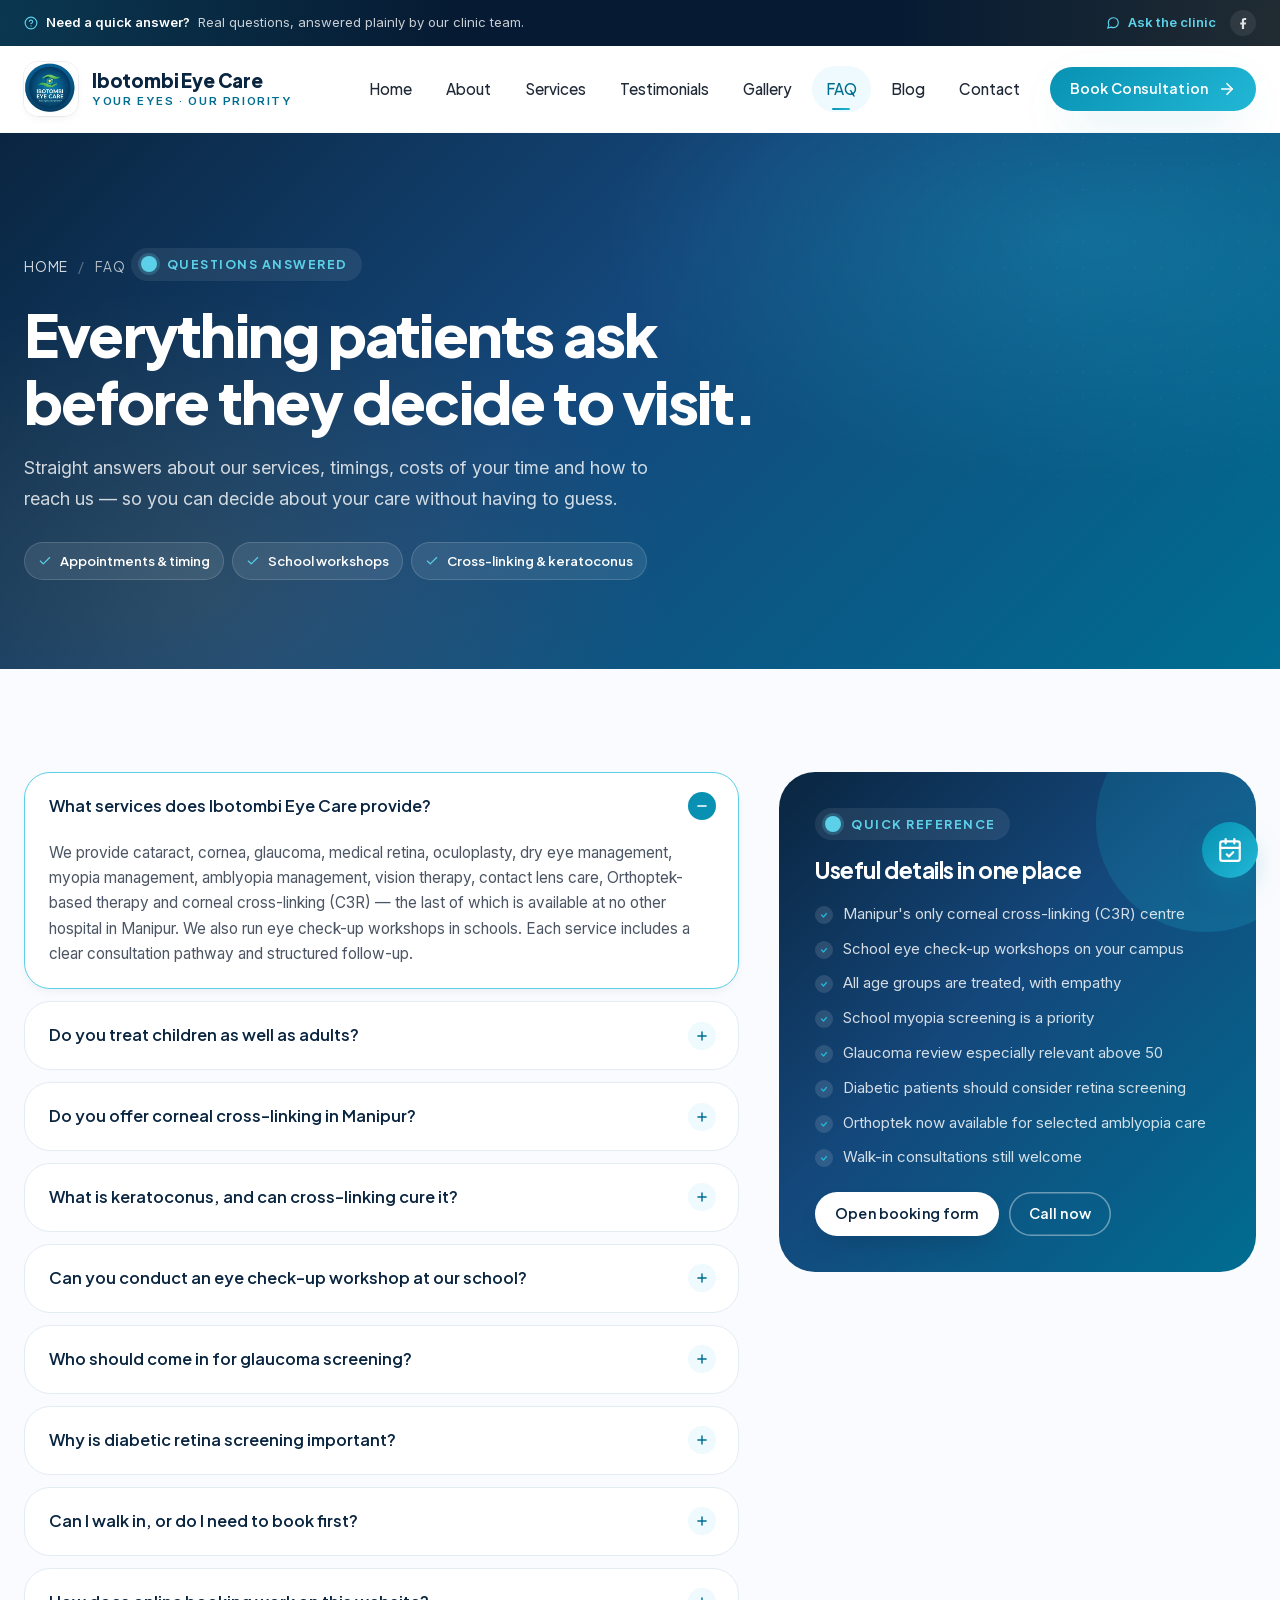
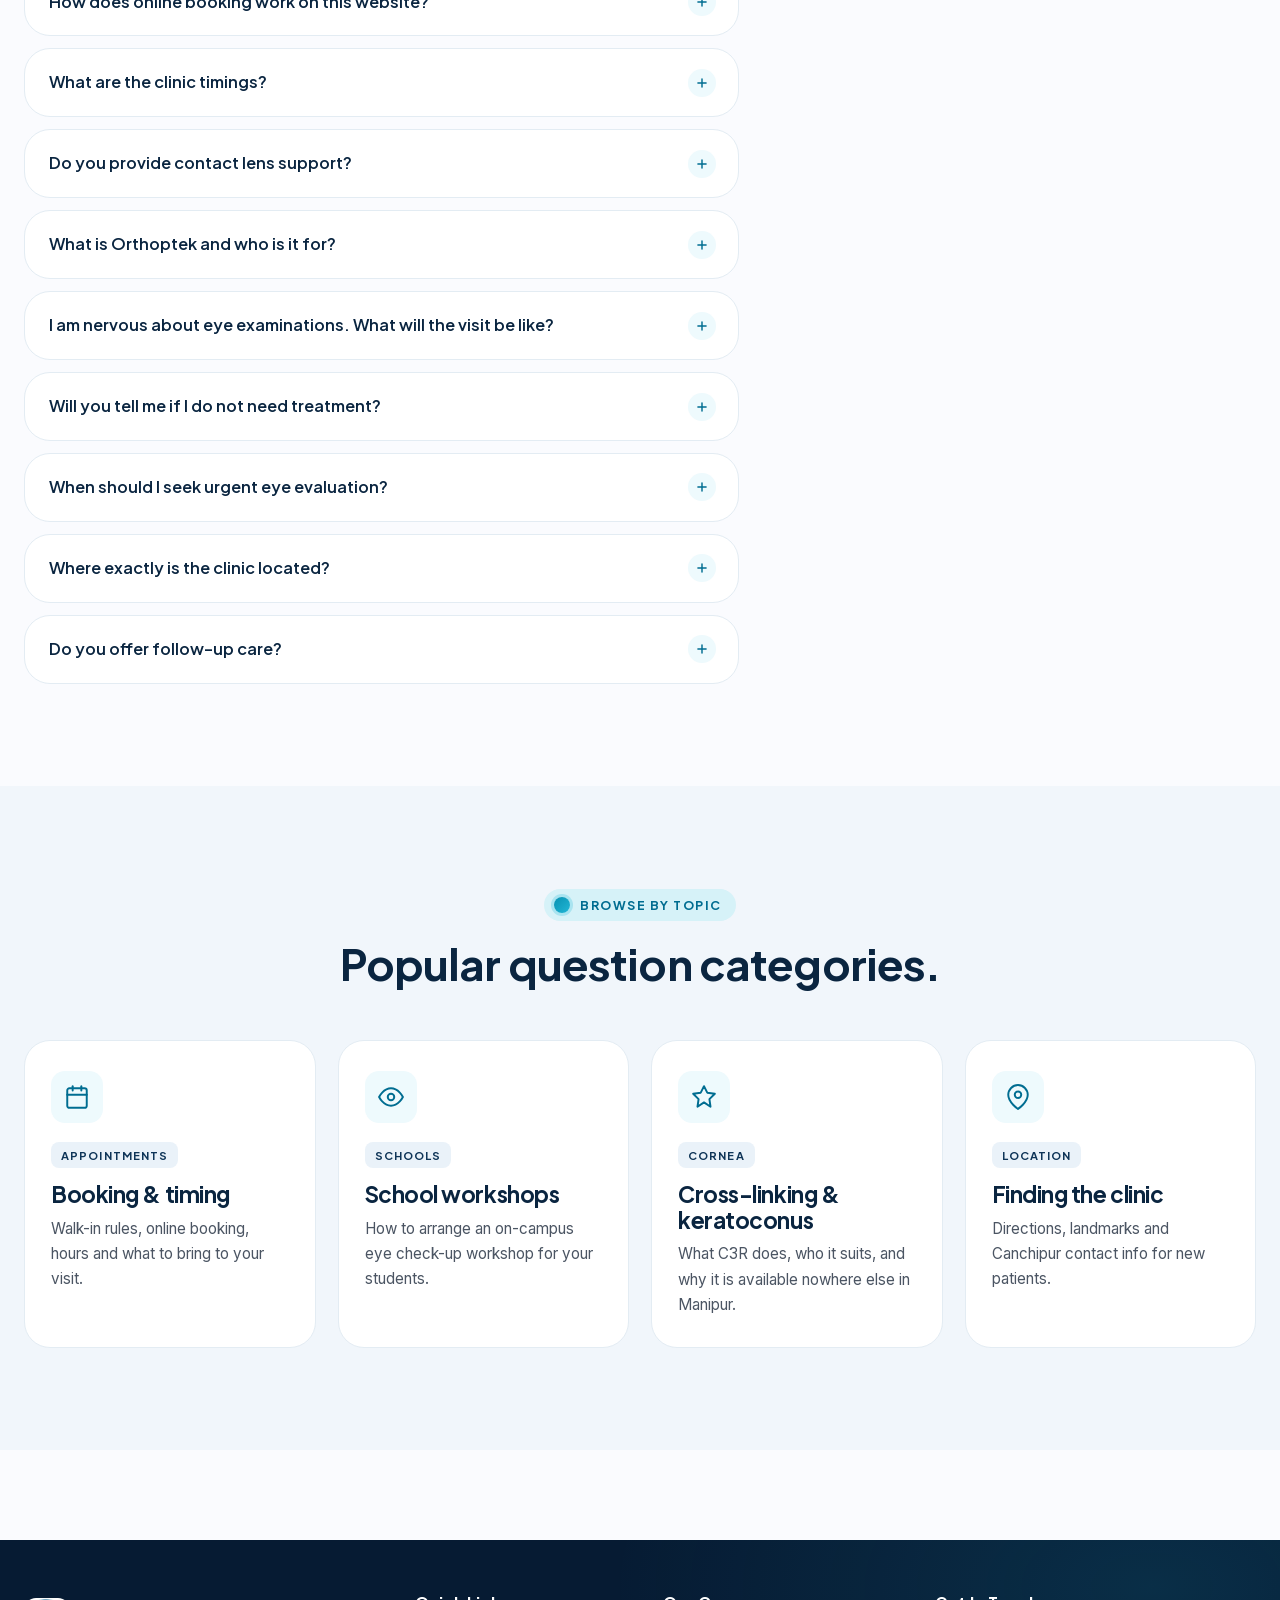
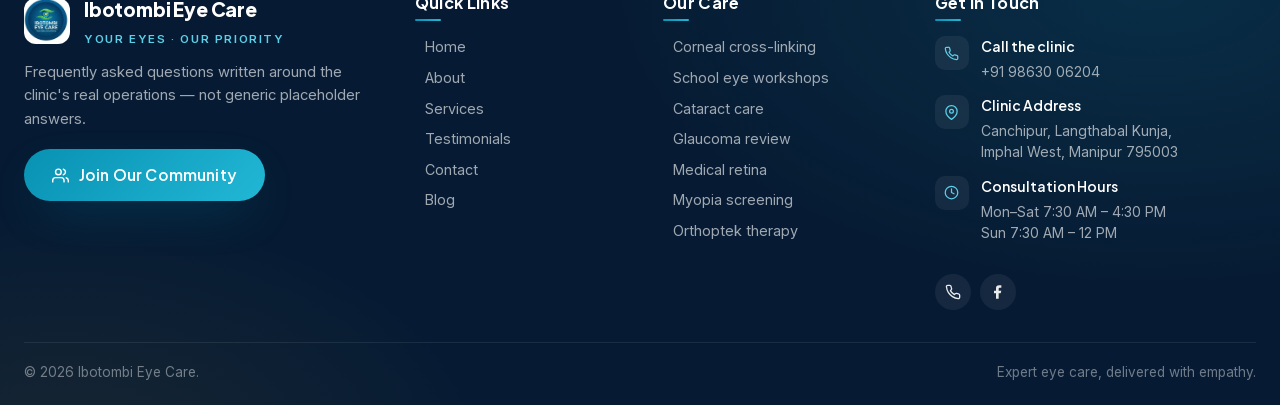
<file: faq.html>
<!DOCTYPE html>
<html lang="en">
<head>
  <meta charset="UTF-8">
  <meta name="viewport" content="width=device-width, initial-scale=1.0">
  <title>FAQ | Ibotombi Eye Care</title>
  <meta name="description" content="Answers about appointments, timings, child screenings, corneal cross-linking (C3R) — the only centre in Manipur — school eye check-up workshops, glaucoma review, diabetic retina checks and Orthoptek therapy at Ibotombi Eye Care.">
  <link rel="canonical" href="https://ibotombi-eye-care.netlify.app/faq.html">
  <meta property="og:type" content="website">
  <meta property="og:site_name" content="Ibotombi Eye Care">
  <meta property="og:locale" content="en_IN">
  <meta property="og:url" content="https://ibotombi-eye-care.netlify.app/faq.html">
  <meta property="og:title" content="FAQ | Ibotombi Eye Care">
  <meta property="og:description" content="Answers about appointments, timings, child screenings, corneal cross-linking (C3R) — the only centre in Manipur — school eye check-up workshops, glaucoma review, diabetic retina checks and Orthoptek therapy at Ibotombi Eye Care.">
  <meta property="og:image" content="https://ibotombi-eye-care.netlify.app/assets/images/og-cover.jpg">
  <meta property="og:image:secure_url" content="https://ibotombi-eye-care.netlify.app/assets/images/og-cover.jpg">
  <meta property="og:image:type" content="image/jpeg">
  <meta property="og:image:width" content="1200">
  <meta property="og:image:height" content="630">
  <meta property="og:image:alt" content="Ibotombi Eye Care — Your eyes, Our priority">
  <meta name="twitter:card" content="summary_large_image">
  <meta name="twitter:title" content="FAQ | Ibotombi Eye Care">
  <meta name="twitter:description" content="Answers about appointments, timings, child screenings, corneal cross-linking (C3R) — the only centre in Manipur — school eye check-up workshops, glaucoma review, diabetic retina checks and Orthoptek therapy at Ibotombi Eye Care.">
  <meta name="twitter:image" content="https://ibotombi-eye-care.netlify.app/assets/images/og-cover.jpg">
  <meta name="twitter:image:alt" content="Ibotombi Eye Care — Your eyes, Our priority">
  <meta name="theme-color" content="#0A2540">
  <link rel="icon" href="assets/images/logo.jpeg">
  <!-- Typefaces are embedded in this page's <style> as base64 woff2:
       no font file, no font request, nothing shared with the other pages. -->
  <!-- BUILD:CSS -->
  <style>@font-face {
  font-family: 'Inter';
  font-style: normal;
  font-weight: 400 700;
  font-display: swap;
  src: url([data-uri]) format('woff2');
  unicode-range: U+0020-007E, U+00A0, U+00A9, U+00B7, U+00D7, U+2013-2014, U+2018-2019, U+201C-201D, U+2026, U+20B9, U+2192, U+2605;
}
@font-face {
  font-family: 'Plus Jakarta Sans';
  font-style: normal;
  font-weight: 400 800;
  font-display: swap;
  src: url([data-uri]) format('woff2');
  unicode-range: U+0020-007E, U+00A0, U+00A9, U+00B7, U+00D7, U+2013-2014, U+2018-2019, U+201C-201D, U+2026, U+20B9, U+2192, U+2605;
}
    /* Generated by build.py from src/site.css — the rules faq.html uses.
       Edit src/site.css, then run: python3 build.py */
    :root {

      --navy-900: #061B33;
      --navy-800: #0A2540;
      --navy-700: #0F3558;
      --teal-600: #006D91;
      --teal-500: #0891B2;
      --teal-400: #22B7D6;
      --teal-300: #5BD0E8;
      --teal-100: #D6F2F8;
      --teal-50:  #EEFAFD;
      --gold-500: #E2A32D;
      --gold-400: #F4C770;
      --gold-100: #FDF3DC;


      --ink-700: #1F2937;
      --ink-600: #374151;
      --ink-500: #4B5563;
      --ink-400: #6B7280;
      --paper:   #FFFFFF;
      --cream:   #FAFBFE;


      --bg:             var(--cream);
      --bg-soft:        #F1F6FB;
      --bg-muted:       #EAF2F9;
      --surface-tint:   #F7FAFD;
      --text:           var(--ink-600);
      --text-soft:      var(--ink-500);
      --text-faint:     var(--ink-400);
      --heading:        var(--navy-800);
      --line:           #E3ECF3;
      --line-strong:    #CBD9E4;

      --accent-soft:    var(--teal-100);


      --grad-primary: linear-gradient(135deg, #0A2540 0%, #14487C 45%, #006D91 100%);
      --grad-accent:  linear-gradient(135deg, #0891B2 0%, #22B7D6 100%);
      --grad-soft:    linear-gradient(135deg, #EEFAFD 0%, #F1F6FB 100%);
      --grad-gold:    linear-gradient(135deg, #F4C770 0%, #E2A32D 100%);
      --grad-halo:    radial-gradient(circle at 30% 20%, rgba(34,183,214,0.18), transparent 55%),
                      radial-gradient(circle at 80% 30%, rgba(20,72,124,0.12), transparent 60%);


      --r-xs: 8px;
      --r-sm: 12px;
      --r-md: 18px;
      --r-lg: 26px;
      --r-xl: 36px;
      --r-pill: 999px;


      --sh-xs:   0 1px 2px rgba(11, 18, 32, 0.04);
      --sh-sm:   0 4px 12px -4px rgba(11, 18, 32, 0.08);
      --sh-md:   0 12px 30px -12px rgba(11, 18, 32, 0.14);
      --sh-lg:   0 24px 60px -20px rgba(11, 18, 32, 0.22);
      --sh-glow: 0 18px 50px -18px rgba(8, 145, 178, 0.45);
      --sh-ring: 0 0 0 1px rgba(11, 18, 32, 0.06);


      --ease-out:  cubic-bezier(0.22, 1, 0.36, 1);
      --ease-soft: cubic-bezier(0.4, 0, 0.2, 1);
      --dur-fast:  180ms;
      --dur-base:  320ms;
      --dur-slow:  560ms;


      --container: min(1240px, calc(100% - 48px));


      --font-sans: 'Inter', system-ui, -apple-system, 'Segoe UI', sans-serif;
      --font-display: 'Plus Jakarta Sans', 'Inter', sans-serif;
      --font-serif: 'Fraunces', 'Plus Jakarta Sans', serif;
    }
    *, *::before, *::after { box-sizing: border-box; }
    html { scroll-behavior: smooth; -webkit-text-size-adjust: 100%; }
    body {
      margin: 0;
      min-width: 320px;
      background: var(--bg);
      color: var(--text);
      font-family: var(--font-sans);
      font-size: 16px;
      line-height: 1.65;
      -webkit-font-smoothing: antialiased;
      -moz-osx-font-smoothing: grayscale;
      overflow-x: hidden;
    }
    img, video, svg { display: block; max-width: 100%; }
    a { color: inherit; text-decoration: none; transition: color var(--dur-fast) var(--ease-soft); }
    button, input, textarea, select { font: inherit; color: inherit; }
    button { cursor: pointer; background: none; border: none; }
    ::selection { background: rgba(8, 145, 178, 0.2); color: var(--navy-900); }
    html { scrollbar-color: var(--teal-400) transparent; }
    ::-webkit-scrollbar { width: 10px; height: 10px; }
    ::-webkit-scrollbar-thumb { background: linear-gradient(var(--teal-400), var(--teal-600)); border-radius: 10px; }
    ::-webkit-scrollbar-track { background: var(--bg-soft); }
    h1, h2, h3, h4, h5 {
      margin: 0 0 14px;
      color: var(--heading);
      font-family: var(--font-display);
      font-weight: 700;
      letter-spacing: -0.02em;
      line-height: 1.14;
    }
    h1 { font-size: clamp(2.3rem, 4.6vw, 3.9rem); font-weight: 800; letter-spacing: -0.03em; }
    h2 { font-size: clamp(1.9rem, 3.4vw, 2.8rem); }
    h3 { font-size: clamp(1.2rem, 2vw, 1.4rem); }
    h4 { font-size: 1.08rem; }
    p { margin: 0 0 14px; color: var(--text); font-size: 1.02rem; }
    .container { width: var(--container); margin-inline: auto; }
    .section { padding: clamp(72px, 8vw, 120px) 0; position: relative; }
    .section-header { max-width: 760px; margin-bottom: clamp(40px, 4vw, 60px); }
    .section-header.center { margin-inline: auto; text-align: center; }
    .section-header.center .eyebrow { margin-inline: auto; }
    .section-header h2 { margin-bottom: 12px; }
    .eyebrow {
      display: inline-flex;
      align-items: center;
      gap: 10px;
      padding: 6px 14px 6px 10px;
      margin-bottom: 18px;
      background: var(--accent-soft);
      color: var(--teal-600);
      font-family: var(--font-display);
      font-size: 0.78rem;
      font-weight: 700;
      letter-spacing: 0.12em;
      text-transform: uppercase;
      border-radius: var(--r-pill);
    }
    .eyebrow::before {
      content: "";
      width: 16px; height: 16px;
      border-radius: 50%;
      background: var(--grad-accent);
      box-shadow: 0 0 0 3px rgba(34, 183, 214, 0.25);
      flex-shrink: 0;
    }
    .eyebrow.on-dark { background: rgba(255,255,255,0.08); color: var(--teal-300); }
    .eyebrow.on-dark::before { background: var(--teal-300); box-shadow: 0 0 0 3px rgba(91, 208, 232, 0.22); }
    .button {
      --bh: 52px;
      display: inline-flex;
      align-items: center;
      justify-content: center;
      gap: 10px;
      height: var(--bh);
      padding: 0 28px;
      border-radius: var(--r-pill);
      font-family: var(--font-display);
      font-weight: 600;
      font-size: 0.98rem;
      letter-spacing: 0.01em;
      transition: transform var(--dur-base) var(--ease-out),
                  background var(--dur-base) var(--ease-out),
                  box-shadow var(--dur-base) var(--ease-out),
                  color var(--dur-fast) var(--ease-out);
      white-space: nowrap;
      position: relative;
      isolation: isolate;
    }
    .button-small { --bh: 44px; padding: 0 20px; font-size: 0.9rem; }
    .button svg { width: 18px; height: 18px; transition: transform var(--dur-base) var(--ease-out); }
    .button:hover svg { transform: translateX(3px); }
    .button-accent {
      background: var(--grad-accent);
      color: #fff !important;
      box-shadow: var(--sh-glow);
    }
    .button-accent:hover { transform: translateY(-2px); box-shadow: 0 24px 50px -14px rgba(8, 145, 178, 0.65); }
    .button-light {
      background: #fff;
      color: var(--navy-800) !important;
      box-shadow: 0 12px 28px -10px rgba(0,0,0,0.18);
    }
    .button-light:hover { transform: translateY(-2px); box-shadow: 0 18px 36px -10px rgba(0,0,0,0.22); }
    .button-outline-light {
      background: transparent;
      color: #fff !important;
      box-shadow: inset 0 0 0 1.5px rgba(255,255,255,0.4);
    }
    .button-outline-light:hover { background: rgba(255,255,255,0.08); box-shadow: inset 0 0 0 1.5px rgba(255,255,255,0.9); }
    .topbar {
      background: var(--navy-900);
      color: #fff;
      font-size: 0.82rem;
      padding: 10px 0;
      position: relative;
      overflow: hidden;
    }
    .topbar::before {
      content: "";
      position: absolute; inset: 0;
      background: radial-gradient(circle at 0% 50%, rgba(34,183,214,0.18), transparent 35%),
                  radial-gradient(circle at 100% 50%, rgba(228,163,45,0.12), transparent 30%);
      pointer-events: none;
    }
    .topbar-inner {
      display: flex;
      justify-content: space-between;
      align-items: center;
      flex-wrap: wrap;
      gap: 12px;
      position: relative;
      z-index: 1;
    }
    .topbar-note {
      display: flex;
      flex-wrap: wrap;
      gap: 18px;
      align-items: center;
      color: rgba(255,255,255,0.78);
    }
    .topbar-note span { display: inline-flex; align-items: center; gap: 8px; }
    .topbar-note svg { width: 14px; height: 14px; color: var(--teal-300); }
    .topbar-note strong { color: #fff; font-weight: 600; }
    .topbar-actions { display: inline-flex; gap: 14px; align-items: center; }
    .topbar-link {
      color: var(--teal-300);
      font-weight: 600;
      display: inline-flex;
      gap: 8px;
      align-items: center;
    }
    .topbar-link:hover { color: #fff; }
    .topbar-link svg { width: 14px; height: 14px; }
    .topbar-socials { display: inline-flex; gap: 8px; }
    .topbar-socials a {
      width: 26px; height: 26px;
      border-radius: 50%;
      display: inline-flex; align-items: center; justify-content: center;
      background: rgba(255,255,255,0.08);
      color: rgba(255,255,255,0.85);
      transition: var(--dur-fast);
    }
    .topbar-socials a:hover { background: var(--teal-400); color: var(--navy-900); }
    .topbar-socials svg { width: 13px; height: 13px; }
    .site-header {
      position: sticky;
      top: 0;
      z-index: 60;
      background: transparent;
      border-bottom: 1px solid transparent;
      transition: border-color var(--dur-base), box-shadow var(--dur-base);
    }
    .site-header::before {
      content: "";
      position: absolute;
      inset: 0;
      z-index: -1;
      background: rgba(255, 255, 255, 0.88);
      backdrop-filter: saturate(180%) blur(16px);
      -webkit-backdrop-filter: saturate(180%) blur(16px);
      transition: background var(--dur-base);
      pointer-events: none;
    }
    .site-header.is-scrolled::before { background: rgba(255,255,255,0.96); }
    .site-header.is-scrolled {
      border-bottom-color: var(--line);
      box-shadow: 0 12px 30px -24px rgba(10,37,64,0.25);
    }
    body.nav-open .site-header { z-index: 90; }
    .nav-shell {
      display: flex;
      align-items: center;
      justify-content: space-between;
      padding: 16px 0;
      gap: 20px;
    }
    .brand { display: flex; align-items: center; gap: 14px; }
    .brand-logo {
      width: 54px; height: 54px;
      border-radius: 14px;
      background: var(--paper);
      box-shadow: var(--sh-sm), var(--sh-ring);
      overflow: hidden;
      display: grid;
      place-items: center;
      flex-shrink: 0;
    }
    .brand-logo img { width: 100%; height: 100%; object-fit: cover; }
    .brand-text { display: flex; flex-direction: column; line-height: 1.1; }
    .brand-title {
      color: var(--navy-800);
      font-family: var(--font-display);
      font-size: 1.18rem;
      font-weight: 800;
      letter-spacing: -0.01em;
    }
    .brand-tag {
      color: var(--teal-600);
      font-size: 0.72rem;
      font-weight: 600;
      letter-spacing: 0.14em;
      text-transform: uppercase;
      margin-top: 4px;
    }
    .nav-backdrop {
      position: fixed;
      inset: 0;
      background: rgba(6, 27, 51, 0.45);
      backdrop-filter: blur(2px);
      opacity: 0;
      visibility: hidden;
      transition: opacity 0.3s var(--ease-out), visibility 0.3s var(--ease-out);
      z-index: 65;
    }
    .nav-backdrop.is-visible { opacity: 1; visibility: visible; }
    .site-nav {
      display: flex;
      align-items: center;
      gap: 6px;
    }
    .site-nav a:not(.button) {
      position: relative;
      padding: 10px 14px;
      color: var(--ink-700);
      font-family: var(--font-display);
      font-weight: 500;
      font-size: 0.95rem;
      border-radius: var(--r-pill);
      transition: color var(--dur-fast), background var(--dur-fast);
    }
    .site-nav a:not(.button):hover {
      color: var(--teal-600);
      background: var(--teal-50);
    }
    .site-nav a[aria-current="page"]:not(.button) {
      color: var(--teal-600);
      background: var(--teal-50);
    }
    .site-nav a[aria-current="page"]:not(.button)::after {
      content: "";
      position: absolute;
      left: 50%; bottom: 2px;
      width: 18px; height: 2px;
      background: var(--grad-accent);
      border-radius: 2px;
      transform: translateX(-50%);
    }
    .site-nav .button { margin-left: 10px; }
    .nav-toggle {
      display: none;
      position: relative;
      z-index: 80;
      width: 48px; height: 48px;
      border-radius: var(--r-sm);
      background: var(--teal-50);
      color: var(--navy-800);
      align-items: center;
      justify-content: center;
    }
    .nav-toggle[aria-expanded="true"] { background: var(--navy-800); color: #fff; }
    .nav-toggle span { position: relative; display: block; width: 22px; height: 2px; background: currentColor; border-radius: 2px; transition: var(--dur-fast); }
    .nav-toggle span::before, .nav-toggle span::after {
      content: ""; position: absolute; left: 0; width: 22px; height: 2px; background: currentColor; border-radius: 2px; transition: var(--dur-fast);
    }
    .nav-toggle span::before { top: -7px; }
    .nav-toggle span::after { top: 7px; }
    .nav-toggle[aria-expanded="true"] span { background: transparent; }
    .nav-toggle[aria-expanded="true"] span::before { top: 0; transform: rotate(45deg); }
    .nav-toggle[aria-expanded="true"] span::after { top: 0; transform: rotate(-45deg); }
    .hero-badges {
      display: flex; flex-wrap: wrap; gap: 8px;
      margin-top: 26px;
    }
    .hero-badge {
      display: inline-flex; align-items: center; gap: 8px;
      padding: 8px 14px;
      background: var(--paper);
      border-radius: var(--r-pill);
      box-shadow: var(--sh-xs), var(--sh-ring);
      font-family: var(--font-display);
      font-size: 0.82rem;
      font-weight: 600;
      color: var(--navy-700);
    }
    .hero-badge svg { width: 14px; height: 14px; color: var(--teal-500); }
    .page-hero {
      position: relative;
      padding: clamp(80px, 9vw, 140px) 0 clamp(60px, 7vw, 100px);
      overflow: hidden;
      background: var(--grad-primary);
      color: #fff;
    }
    .page-hero::before {
      content: "";
      position: absolute; inset: 0;
      background:
        radial-gradient(800px 400px at 85% 20%, rgba(34,183,214,0.25), transparent 60%),
        radial-gradient(800px 500px at 15% 85%, rgba(228,163,45,0.12), transparent 60%);
      pointer-events: none;
    }
    .page-hero::after {
      content: "";
      position: absolute;
      top: -50%; right: -20%;
      width: 700px; height: 700px;
      background-image: radial-gradient(circle, rgba(255,255,255,0.04) 1px, transparent 1.5px);
      background-size: 26px 26px;
      opacity: 0.7;
      pointer-events: none;
      mask-image: radial-gradient(ellipse at center, black 40%, transparent 75%);
    }
    .page-hero-shell {
      position: relative;
      z-index: 1;
      max-width: 820px;
    }
    .page-hero .crumbs {
      display: inline-flex; align-items: center; gap: 10px;
      color: rgba(255,255,255,0.68);
      font-size: 0.85rem;
      letter-spacing: 0.06em;
      text-transform: uppercase;
      font-family: var(--font-display);
      margin-bottom: 22px;
    }
    .page-hero .crumbs a { color: rgba(255,255,255,0.82); }
    .page-hero .crumbs a:hover { color: #fff; }
    .page-hero .crumbs span { opacity: 0.5; }
    .page-hero h1 { color: #fff; margin-bottom: 18px; }
    .page-hero p { color: rgba(255,255,255,0.8); font-size: 1.12rem; max-width: 640px; line-height: 1.7; }
    .page-hero .hero-badges { margin-top: 28px; }
    .page-hero .hero-badge {
      background: rgba(255,255,255,0.09);
      color: #fff;
      box-shadow: inset 0 0 0 1px rgba(255,255,255,0.15);
    }
    .page-hero .hero-badge svg { color: var(--teal-300); }
    .grid-4 {
      display: grid;
      grid-template-columns: repeat(4, minmax(0, 1fr));
      gap: 22px;
    }
    .feature-card {
      background: var(--paper);
      border: 1px solid var(--line);
      border-radius: var(--r-lg);
      padding: 30px 26px;
      transition: transform var(--dur-base), box-shadow var(--dur-base), border-color var(--dur-base);
    }
    .feature-card:hover { transform: translateY(-4px); box-shadow: var(--sh-md); border-color: var(--teal-300); }
    .feature-card .card-label {
      display: inline-block;
      padding: 4px 10px;
      background: var(--bg-muted);
      color: var(--navy-700);
      font-family: var(--font-display);
      font-size: 0.7rem; font-weight: 700;
      letter-spacing: 0.1em;
      text-transform: uppercase;
      border-radius: var(--r-xs);
      margin-bottom: 14px;
    }
    .feature-card-icon {
      width: 52px; height: 52px;
      border-radius: 14px;
      background: var(--teal-50);
      color: var(--teal-600);
      display: grid; place-items: center;
      margin-bottom: 18px;
    }
    .feature-card-icon svg { width: 26px; height: 26px; }
    .feature-card h3 { margin-bottom: 8px; color: var(--navy-800); }
    .feature-card p { color: var(--text-soft); margin: 0; font-size: 0.95rem; }
    .faq-layout {
      display: grid;
      grid-template-columns: minmax(0, 1.5fr) minmax(0, 1fr);
      gap: 40px;
      align-items: start;
    }
    .faq-list { display: grid; gap: 12px; }
    .faq-item {
      background: var(--paper);
      border: 1px solid var(--line);
      border-radius: var(--r-lg);
      padding: 0;
      overflow: hidden;
      transition: border-color var(--dur-base), box-shadow var(--dur-base);
    }
    .faq-item[open] { border-color: var(--teal-300); box-shadow: var(--sh-sm); }
    .faq-item summary {
      list-style: none;
      padding: 20px 56px 20px 24px;
      cursor: pointer;
      color: var(--navy-800);
      font-family: var(--font-display);
      font-weight: 600;
      font-size: 1.02rem;
      position: relative;
      transition: color var(--dur-fast);
    }
    .faq-item summary::-webkit-details-marker { display: none; }
    .faq-item summary:hover { color: var(--teal-600); }
    .faq-item summary::after {
      content: "";
      position: absolute;
      right: 22px; top: 50%;
      width: 28px; height: 28px;
      border-radius: 50%;
      background: var(--teal-50) url("data:image/svg+xml;utf8,<svg xmlns='http://www.w3.org/2000/svg' viewBox='0 0 24 24' fill='none' stroke='%23006D91' stroke-width='2.5' stroke-linecap='round' stroke-linejoin='round'><line x1='12' y1='5' x2='12' y2='19'/><line x1='5' y1='12' x2='19' y2='12'/></svg>") center/14px no-repeat;
      transform: translateY(-50%) rotate(0);
      transition: transform var(--dur-base) var(--ease-out), background var(--dur-base);
    }
    .faq-item[open] summary::after {
      background: var(--teal-500) url("data:image/svg+xml;utf8,<svg xmlns='http://www.w3.org/2000/svg' viewBox='0 0 24 24' fill='none' stroke='white' stroke-width='2.5' stroke-linecap='round' stroke-linejoin='round'><line x1='5' y1='12' x2='19' y2='12'/></svg>") center/14px no-repeat;
      transform: translateY(-50%) rotate(180deg);
    }
    .faq-item p {
      padding: 0 24px 22px;
      color: var(--text-soft);
      font-size: 0.96rem;
      margin: 0;
      animation: fadeSlide var(--dur-base) var(--ease-out);
    }
    .faq-card {
      background: var(--grad-primary);
      border-radius: var(--r-xl);
      padding: 36px;
      color: #fff;
      position: sticky; top: 110px;
      overflow: hidden;
    }
    .faq-card::before {
      content: "";
      position: absolute;
      top: -60px; right: -60px;
      width: 220px; height: 220px;
      background: var(--grad-accent);
      opacity: 0.22; border-radius: 50%;
    }
    .faq-card h3 { color: #fff; margin-bottom: 18px; position: relative; }
    .faq-card .faq-side-list {
      list-style: none; padding: 0; margin: 0 0 22px;
      display: grid; gap: 10px;
      position: relative;
    }
    .faq-card .faq-side-list li {
      display: flex; align-items: flex-start; gap: 10px;
      color: rgba(255,255,255,0.82);
      font-size: 0.94rem;
    }
    .faq-card .faq-side-list li::before {
      content: "";
      flex-shrink: 0;
      margin-top: 4px;
      width: 18px; height: 18px;
      border-radius: 50%;
      background: rgba(255,255,255,0.12) url("data:image/svg+xml;utf8,<svg xmlns='http://www.w3.org/2000/svg' viewBox='0 0 20 20' fill='none' stroke='%2322B7D6' stroke-width='2.5' stroke-linecap='round' stroke-linejoin='round'><polyline points='5 10 9 14 15 7'/></svg>") center/10px no-repeat;
    }
    .faq-card .contact-row { position: relative; }
    .contact-row { display: flex; flex-wrap: wrap; gap: 10px; }
    .site-footer {
      position: relative;
      background: var(--navy-900);
      color: rgba(255,255,255,0.7);
      padding: 54px 0 22px;
      margin-top: 90px;
      overflow: hidden;
    }
    .site-footer::before {
      content: "";
      position: absolute; inset: 0;
      background:
        radial-gradient(900px 500px at 90% 10%, rgba(34,183,214,0.12), transparent 60%),
        radial-gradient(700px 400px at 5% 110%, rgba(228,163,45,0.08), transparent 60%);
      pointer-events: none;
    }
    .footer-grid {
      display: grid;
      grid-template-columns: minmax(0, 1.5fr) minmax(0, 0.9fr) minmax(0, 1fr) minmax(0, 1.35fr);
      gap: 34px;
      position: relative;
      z-index: 1;
    }
    .footer-copy { max-width: 380px; }
    .footer-copy p { color: rgba(255,255,255,0.62); margin: 12px 0 0; font-size: 0.92rem; line-height: 1.6; }
    .footer-brand { display: flex; align-items: center; gap: 14px; }
    .footer-brand img {
      width: 46px; height: 46px;
      border-radius: 12px;
      background: var(--paper);
      object-fit: cover;
      flex-shrink: 0;
    }
    .footer-brand .brand-title { color: #fff; font-size: 1.2rem; }
    .footer-brand .brand-tag { color: var(--teal-300); }
    .social-links { display: flex; gap: 9px; margin-top: 18px; }
    .social-links a {
      width: 36px; height: 36px;
      border-radius: 50%;
      display: inline-flex; align-items: center; justify-content: center;
      background: rgba(255,255,255,0.06);
      color: rgba(255,255,255,0.9);
      transition: background var(--dur-fast), color var(--dur-fast), transform var(--dur-fast);
    }
    .social-links a:hover { background: var(--teal-500); color: #fff; transform: translateY(-2px); }
    .social-links a svg { width: 16px; height: 16px; }
    .footer-title {
      color: #fff;
      font-family: var(--font-display);
      font-size: 1rem;
      font-weight: 700;
      margin-bottom: 15px;
      letter-spacing: 0.02em;
      position: relative;
      padding-bottom: 9px;
    }
    .footer-title::after {
      content: ""; position: absolute;
      left: 0; bottom: 0;
      width: 26px; height: 2.5px;
      background: var(--grad-accent);
      border-radius: 3px;
    }
    .footer-links, .footer-contact {
      display: flex; flex-direction: column; gap: 9px;
    }
    .footer-links a {
      color: rgba(255,255,255,0.62);
      font-size: 0.9rem;
      display: inline-flex; align-items: flex-start; gap: 10px;
      line-height: 1.5;
    }
    .footer-links a { position: relative; width: fit-content; }
    .footer-links a:hover { color: var(--teal-300); padding-left: 4px; }
    .footer-links a::before {
      content: "→"; opacity: 0; width: 0; overflow: hidden; transition: var(--dur-fast);
    }
    .footer-links a:hover::before { opacity: 1; width: auto; margin-right: 2px; color: var(--teal-300); }
    .footer-contact { gap: 13px; }
    .fc-item { display: flex; align-items: flex-start; gap: 12px; }
    .fc-icon {
      flex-shrink: 0;
      width: 34px; height: 34px;
      border-radius: 10px;
      background: rgba(255, 255, 255, 0.06);
      color: var(--teal-300);
      display: grid; place-items: center;
      transition: background var(--dur-fast), color var(--dur-fast);
    }
    .fc-icon svg { width: 15px; height: 15px; }
    .fc-item:hover .fc-icon { background: var(--teal-500); color: #fff; }
    .fc-text { display: block; min-width: 0; }
    .fc-text strong {
      display: block;
      color: #fff;
      font-family: var(--font-display);
      font-size: 0.87rem;
      font-weight: 600;
      margin-bottom: 2px;
    }
    .fc-text a, .fc-text span {
      display: block;
      color: rgba(255, 255, 255, 0.62);
      font-size: 0.88rem;
      line-height: 1.5;
    }
    .fc-text a:hover { color: var(--teal-300); }
    .footer-contact .social-links { margin-top: 18px; }
    .footer-copy .button { margin-top: 18px; }
    .footer-copy .button svg { width: 17px; height: 17px; }
    .footer-bottom {
      margin-top: 32px;
      padding-top: 18px;
      border-top: 1px solid rgba(255,255,255,0.08);
      display: flex;
      justify-content: space-between;
      gap: 16px;
      flex-wrap: wrap;
      color: rgba(255,255,255,0.42);
      font-size: 0.85rem;
      position: relative;
    }
    .fab {
      position: fixed;
      bottom: 22px;
      right: 22px;
      z-index: 40;
      display: flex; flex-direction: column; gap: 12px;
      align-items: flex-end;
    }
    .fab-btn {
      width: 56px; height: 56px;
      border-radius: 50%;
      background: var(--grad-accent);
      color: #fff;
      display: grid; place-items: center;
      box-shadow: 0 14px 30px -10px rgba(8,145,178,0.55);
      transition: transform var(--dur-base);
      position: relative;
    }
    .fab-btn::after {
      content: "";
      position: absolute; inset: -6px;
      border-radius: 50%;
      box-shadow: 0 0 0 0 rgba(8,145,178,0.4);
      animation: pulse 2.4s infinite;
    }
    .fab-btn:hover { transform: scale(1.08); }
    .fab-btn svg { width: 26px; height: 26px; }
    .fab-to-top {
      width: 44px; height: 44px;
      border-radius: 50%;
      background: var(--navy-800);
      color: #fff;
      display: none;
      place-items: center;
      box-shadow: var(--sh-md);
      transition: transform var(--dur-base), background var(--dur-base);
    }
    .fab-to-top.is-visible { display: grid; }
    .fab-to-top:hover { background: var(--teal-500); transform: translateY(-3px); }
    .fab-to-top svg { width: 18px; height: 18px; }
    .reveal {
      opacity: 0;
      transform: translateY(24px);
      transition: opacity 0.7s var(--ease-out), transform 0.7s var(--ease-out);
    }
    .reveal.is-visible { opacity: 1; transform: translateY(0); }
    .preloader {
      position: fixed;
      inset: 0;
      width: 100vw;
      width: 100dvw;
      height: 100vh;
      height: 100dvh;
      min-height: 100vh;
      min-height: 100svh;
      z-index: 9999;
      display: grid;
      place-items: center;
      background:
        radial-gradient(ellipse at top, rgba(34,183,214,0.18), transparent 55%),
        radial-gradient(ellipse at bottom, rgba(228,163,45,0.08), transparent 55%),
        linear-gradient(160deg, #0A2540 0%, #061B33 60%, #0F3558 100%);
      transition: opacity 0.26s var(--ease-out), visibility 0.26s var(--ease-out);
      overflow: hidden;
      -webkit-overflow-scrolling: touch;
    }
    .preloader::before, .preloader::after {
      content: "";
      position: absolute;
      border-radius: 50%;
      pointer-events: none;
      filter: blur(60px);
    }
    .preloader::before {
      width: 340px; height: 340px;
      top: -80px; left: -60px;
      background: var(--grad-accent);
      opacity: 0.22;
      animation: preloader-drift 8s ease-in-out infinite;
    }
    .preloader::after {
      width: 280px; height: 280px;
      bottom: -60px; right: -40px;
      background: radial-gradient(circle, rgba(228,163,45,0.4), transparent 70%);
      opacity: 0.35;
      animation: preloader-drift 10s ease-in-out infinite reverse;
    }
    .preloader-stage {
      position: relative;
      z-index: 2;
      display: flex;
      flex-direction: column;
      align-items: center;
      gap: 28px;
      animation: preloader-in 600ms var(--ease-out) both;
    }
    .preloader-visual {
      position: relative;
      width: 180px; height: 180px;
      display: grid; place-items: center;
    }
    .preloader-ring, .preloader-ring-inner {
      position: absolute;
      inset: 0;
      width: 100%; height: 100%;
      pointer-events: none;
    }
    .preloader-ring { animation: preloader-spin 3.8s linear infinite; }
    .preloader-ring-inner {
      inset: 22px;
      width: calc(100% - 44px);
      height: calc(100% - 44px);
      animation: preloader-spin-reverse 3s linear infinite;
    }
    .preloader-ring circle, .preloader-ring-inner circle { fill: none; stroke-linecap: round; }
    .preloader-halo {
      position: absolute;
      inset: 38px;
      border-radius: 50%;
      background: radial-gradient(circle, rgba(34,183,214,0.55), rgba(34,183,214,0) 70%);
      animation: preloader-pulse 2s ease-in-out infinite;
    }
    .preloader-logo {
      position: relative;
      z-index: 2;
      width: 84px; height: 84px;
      border-radius: 50%;
      overflow: hidden;
      background: #fff;
      box-shadow:
        0 18px 40px -12px rgba(8,145,178,0.55),
        0 0 0 4px rgba(255,255,255,0.08),
        0 0 0 1px rgba(34,183,214,0.35);
      display: grid; place-items: center;
      animation: preloader-float 3.2s ease-in-out infinite;
    }
    .preloader-logo img {
      width: 100%; height: 100%; object-fit: cover;
    }
    .preloader-text { text-align: center; color: #fff; }
    .preloader-text strong {
      display: block;
      font-family: var(--font-display);
      font-size: 1.15rem;
      font-weight: 700;
      letter-spacing: 0.01em;
      margin-bottom: 8px;
      color: #fff;
    }
    .preloader-text .preloader-status {
      display: inline-flex;
      gap: 8px;
      align-items: center;
      color: var(--teal-300);
      font-family: var(--font-display);
      font-size: 0.72rem;
      font-weight: 600;
      letter-spacing: 0.24em;
      text-transform: uppercase;
    }
    .preloader-dots { display: inline-flex; gap: 4px; align-items: center; }
    .preloader-dots i {
      width: 5px; height: 5px; border-radius: 50%;
      background: var(--teal-400);
      animation: preloader-dot 1.4s ease-in-out infinite;
    }
    .preloader-dots i:nth-child(2) { animation-delay: 0.15s; }
    .preloader-dots i:nth-child(3) { animation-delay: 0.3s; }
    .preloader-bar {
      width: 200px; height: 3px;
      background: rgba(255,255,255,0.08);
      border-radius: var(--r-pill);
      overflow: hidden;
      position: relative;
    }
    .preloader-bar::after {
      content: "";
      position: absolute; inset: 0;
      width: 40%;
      background: var(--grad-accent);
      border-radius: var(--r-pill);
      animation: preloader-bar 1.6s ease-in-out infinite;
    }
    @media (max-width: 540px) {.preloader-visual { width: 150px; height: 150px; }
    .preloader-logo { width: 72px;  height: 72px; }
    .preloader-bar { width: 160px; }
    }
    @media (prefers-reduced-motion: reduce) {.preloader-ring, .preloader-ring-inner, .preloader-halo, .preloader-logo, .preloader-dots i, .preloader-bar::after, .preloader::before, .preloader::after { animation: none !important; }
    }
    .is-hidden { display: none !important; }
    @media (max-width: 1279px) {.site-nav {
        position: fixed;

        inset: 0 0 0 auto;
        width: min(360px, 100%);
        max-width: 100%;
        background: var(--paper);
        padding: 90px 24px calc(40px + env(safe-area-inset-bottom, 0px));
        padding-right: calc(24px + env(safe-area-inset-right, 0px));
        flex-direction: column;
        align-items: stretch;
        gap: 4px;
        transform: translateX(100%);
        transition: transform 0.36s var(--ease-out);
        box-shadow: -20px 0 60px -20px rgba(10,37,64,0.3);
        overflow-y: auto;
        overscroll-behavior: contain;
        -webkit-overflow-scrolling: touch;
        z-index: 70;
      }
    .site-nav.is-open { transform: translateX(0); }
    .site-nav.is-stowed { display: none; }
    .site-nav a:not(.button) {
        width: 100%;
        font-size: 1.02rem;
        padding: 14px 16px;
        border-radius: var(--r-md);
      }
    .site-nav a:not(.button)[aria-current="page"]::after { display: none; }
    .site-nav .button { margin: 14px 0 0; width: 100%; justify-content: center; }
    .nav-toggle { display: inline-flex; }
    }
    @media (max-width: 1100px) {:root { --container: min(1000px, calc(100% - 40px)); }
    .grid-4 { grid-template-columns: repeat(2, minmax(0, 1fr)); gap: 30px; }
    .faq-layout { grid-template-columns: minmax(0, 1fr); }
    .faq-card { position: relative; top: 0; }
    .footer-grid { grid-template-columns: minmax(0, 1fr) minmax(0, 1fr); }
    }
    @media (max-width: 820px) {:root { --container: calc(100% - 32px); }
    body { font-size: 15.5px; }
    h1 { font-size: clamp(1.95rem, 6vw, 2.6rem); }
    h2 { font-size: clamp(1.55rem, 5vw, 2.1rem); }
    .section { padding: 64px 0; }
    .section-header { margin-bottom: 36px; }
    .topbar { display: none; }
    .site-header { position: sticky; }
    .nav-shell { padding: 12px 0; gap: 12px; }
    .brand-logo { width: 44px; height: 44px; border-radius: 12px; }
    .brand-title { font-size: 1.02rem; }
    .brand-tag { font-size: 0.66rem; letter-spacing: 0.1em; }
    .page-hero { padding: 64px 0 52px; }
    .page-hero h1 { margin-bottom: 14px; }
    .page-hero p { font-size: 1rem; }
    .page-hero .crumbs { margin-bottom: 16px; font-size: 0.78rem; }
    .hero-badges { gap: 6px; margin-top: 18px; }
    .hero-badge { padding: 6px 12px; font-size: 0.76rem; }
    .hero-badge svg { width: 12px; height: 12px; }
    .grid-4 { grid-template-columns: repeat(2, minmax(0, 1fr)); gap: 16px; }
    .faq-layout { grid-template-columns: minmax(0, 1fr); gap: 28px; }
    .faq-card { position: relative; top: 0; padding: 28px 24px; }
    .faq-item summary { padding: 18px 52px 18px 20px; font-size: 0.98rem; }
    .faq-item summary::after { right: 16px; width: 26px; height: 26px; }
    .faq-item p { padding: 0 20px 18px; font-size: 0.93rem; }
    .site-footer { padding: 60px 0 26px; margin-top: 80px; }
    .footer-grid { grid-template-columns: minmax(0, 1fr) minmax(0, 1fr); gap: 32px; }
    .footer-brand img { width: 46px; height: 46px; }
    .footer-bottom { flex-direction: column; gap: 10px; margin-top: 40px; }
    .button { --bh: 48px; padding: 0 22px; font-size: 0.94rem; }
    .button-small { --bh: 40px; padding: 0 16px; font-size: 0.86rem; }
    .fab { bottom: 16px; right: 16px; gap: 10px; }
    .fab-btn { width: 52px; height: 52px; }
    .fab-btn svg { width: 24px; height: 24px; }
    .fab-to-top { width: 40px; height: 40px; }
    .preloader-visual { width: 150px; height: 150px; }
    .preloader-logo { width: 72px; height: 72px; }
    .preloader-bar { width: 170px; }
    }
    @media (max-width: 640px) {:root { --container: calc(100% - 24px); }
    h1 { font-size: clamp(1.75rem, 7vw, 2.2rem); letter-spacing: -0.02em; }
    h2 { font-size: clamp(1.4rem, 6vw, 1.85rem); }
    .grid-4 { grid-template-columns: minmax(0, 1fr); gap: 14px; }
    .footer-grid { grid-template-columns: repeat(2, minmax(0, 1fr)); gap: 28px 18px; }
    .footer-copy, .footer-grid > div:last-child { grid-column: 1 / -1; }
    .footer-copy { max-width: none; }
    .topbar-actions .topbar-socials { display: none; }
    .topbar-note span { font-size: 0.74rem; }
    .site-nav {
        width: 100%;
        padding: 88px 22px calc(32px + env(safe-area-inset-bottom, 0px));
      }
    .page-hero { padding: 50px 0 44px; }
    .page-hero::after { display: none; }
    .section { padding: 52px 0; }
    .feature-card { padding: 24px 20px; }
    .faq-list { gap: 10px; }
    .faq-item summary { font-size: 0.95rem; padding: 16px 48px 16px 18px; }
    .faq-item summary::after { right: 14px; width: 24px; height: 24px; background-size: 12px; }
    .faq-item p { padding: 0 18px 16px; font-size: 0.9rem; }
    .faq-card { padding: 24px 20px; border-radius: var(--r-lg); }
    .faq-card .faq-side-list li { font-size: 0.9rem; }
    .contact-row { gap: 8px; }
    .site-footer { padding: 48px 0 24px; margin-top: 64px; }
    .footer-grid { gap: 30px; }
    .footer-copy { max-width: none; }
    .footer-links a, .fc-text a, .fc-text span { font-size: 0.88rem; }
    .preloader-visual { width: 140px; height: 140px; }
    .preloader-logo { width: 68px; height: 68px; }
    .preloader-bar { width: 150px; }
    .preloader-text strong { font-size: 1.05rem; }
    .fab-btn { width: 50px; height: 50px; }
    .fab-btn svg { width: 22px; height: 22px; }
    .fab { bottom: 14px; right: 14px; }
    }
    @media (max-width: 420px) {:root { --container: calc(100% - 20px); }
    h1 { font-size: 1.65rem; }
    h2 { font-size: 1.3rem; }
    h3 { font-size: 1.05rem; }
    .section { padding: 44px 0; }
    .topbar { padding: 6px 0; font-size: 0.72rem; }
    .topbar-note span:nth-child(2) { display: none; }
    .brand-tag { display: none; }
    .brand-logo { width: 40px; height: 40px; }
    .hero-badges .hero-badge { padding: 5px 10px; font-size: 0.72rem; }
    .page-hero { padding: 40px 0 36px; }
    .page-hero p { font-size: 0.92rem; }
    .feature-card { padding: 22px 18px; }
    .button { --bh: 46px; padding: 0 18px; font-size: 0.9rem; }
    .button-small { --bh: 38px; padding: 0 14px; font-size: 0.82rem; }
    .site-footer { padding: 40px 0 22px; margin-top: 48px; }
    .footer-title { margin-bottom: 16px; }
    .preloader-visual { width: 124px; height: 124px; }
    .preloader-logo { width: 60px; height: 60px; }
    .preloader-bar { width: 130px; height: 2px; }
    .preloader-text strong { font-size: 1rem; letter-spacing: 0; }
    .preloader-text .preloader-status { font-size: 0.66rem; letter-spacing: 0.2em; }
    }
    @media (prefers-reduced-motion: reduce) {*, *::before, *::after {
        animation-duration: 0.001ms !important;
        transition-duration: 0.001ms !important;
      }
    .reveal { opacity: 1; transform: none; }
    }
    img, video, iframe, svg, canvas { max-width: 100%; }
    img, video, iframe, canvas { height: auto; }
    iframe { max-width: 100%; border: 0; }
    p, li, td, th, dd, dt, blockquote, figcaption, h1, h2, h3, h4, h5, h6, .eyebrow { overflow-wrap: break-word; }
    .container > *, main, section { min-width: 0; }
    @media (hover: none) and (pointer: coarse) {a, button, .button, summary, [role="button"] { touch-action: manipulation; }
    .button:hover, .fab-btn:hover { transform: none; }
    }
    @media (max-width: 820px) {input, select, textarea { font-size: 16px; }
    .site-nav a, .footer-links a, .topbar-link { min-height: 44px; display: flex; align-items: center; }
    .social-links a, .topbar-socials a { min-width: 40px; min-height: 40px; }
    .page-hero .crumbs a, .fc-text a {
        display: inline-flex; align-items: center; min-height: 24px; padding-block: 3px;
      }
    .fab {
        bottom: calc(22px + env(safe-area-inset-bottom, 0px));
        right: calc(22px + env(safe-area-inset-right, 0px));
      }
    }
    body.nav-open {
      position: fixed;
      width: 100%;
      overflow: hidden;
    }
    @keyframes pulse {
      0%   { box-shadow: 0 0 0 0   rgba(8,145,178,0.45); }
      70%  { box-shadow: 0 0 0 22px rgba(8,145,178,0); }
      100% { box-shadow: 0 0 0 0   rgba(8,145,178,0); }
    }
    @keyframes fadeSlide {
      from { opacity: 0; transform: translateY(-6px); }
      to { opacity: 1; transform: translateY(0); }
    }
    @keyframes drift {
      0% { transform: translate(0, 0); }
      50% { transform: translate(-8px, 10px); }
      100% { transform: translate(0, 0); }
    }
    @keyframes preloader-spin { to   { transform: rotate(360deg); } }
    @keyframes preloader-spin-reverse { to   { transform: rotate(-360deg); } }
    @keyframes preloader-pulse {
      0%, 100% { transform: scale(0.9); opacity: 0.55; }
      50%      { transform: scale(1.08); opacity: 1; }
    }
    @keyframes preloader-float {
      0%, 100% { transform: translateY(0); }
      50%      { transform: translateY(-6px); }
    }
    @keyframes preloader-dot {
      0%, 100% { opacity: 0.3; transform: scale(0.8); }
      50%      { opacity: 1;   transform: scale(1.25); }
    }
    @keyframes preloader-bar {
      0%   { transform: translateX(-100%); }
      50%  { transform: translateX(80%); }
      100% { transform: translateX(250%); }
    }
    @keyframes preloader-drift {
      0%, 100% { transform: translate(0,0) scale(1); }
      50%      { transform: translate(40px, 30px) scale(1.1); }
    }
    @keyframes preloader-in {
      from { opacity: 0; transform: translateY(10px) scale(0.98); }
      to   { opacity: 1; transform: translateY(0) scale(1); }
    }
  </style>
  <!-- /BUILD:CSS -->
</head>
<body>
  <!-- Preloader -->
  <div class="preloader" id="preloader" role="status" aria-live="polite" aria-label="Loading Ibotombi Eye Care">
    <div class="preloader-stage">
      <div class="preloader-visual">
        <svg class="preloader-ring" viewBox="0 0 100 100" aria-hidden="true">
          <defs>
            <linearGradient id="pl-ring-grad" x1="0" y1="0" x2="1" y2="1">
              <stop offset="0%"  stop-color="#22B7D6"/>
              <stop offset="50%" stop-color="#0891B2"/>
              <stop offset="100%" stop-color="#14487C"/>
            </linearGradient>
          </defs>
          <circle cx="50" cy="50" r="46" stroke="url(#pl-ring-grad)" stroke-width="2.2" stroke-dasharray="4 10"/>
        </svg>
        <svg class="preloader-ring-inner" viewBox="0 0 100 100" aria-hidden="true">
          <circle cx="50" cy="50" r="44" stroke="rgba(91,208,232,0.45)" stroke-width="1.2" stroke-dasharray="2 5"/>
        </svg>
        <div class="preloader-halo" aria-hidden="true"></div>
        <div class="preloader-logo">
          <img width="320" height="213" src="assets/images/logo.webp" alt="Ibotombi Eye Care logo">
        </div>
      </div>
      <div class="preloader-text">
        <strong>Ibotombi Eye Care</strong>
        <span class="preloader-status">Loading<span class="preloader-dots"><i></i><i></i><i></i></span></span>
      </div>
      <div class="preloader-bar" aria-hidden="true"></div>
    </div>
  </div>

  <div class="topbar">
    <div class="container topbar-inner">
      <div class="topbar-note">
        <span><svg viewBox="0 0 24 24" fill="none" stroke="currentColor" stroke-width="2" stroke-linecap="round" stroke-linejoin="round"><circle cx="12" cy="12" r="10"/><path d="M9.1 9a3 3 0 0 1 5.8 1c0 2-3 3-3 3"/><line x1="12" y1="17" x2="12" y2="17"/></svg><strong>Need a quick answer?</strong> Real questions, answered plainly by our clinic team.</span>
      </div>
      <div class="topbar-actions">
        <a class="topbar-link" href="contact.html"><svg viewBox="0 0 24 24" fill="none" stroke="currentColor" stroke-width="2" stroke-linecap="round" stroke-linejoin="round"><path d="M21 11.5a8.38 8.38 0 0 1-.9 3.8 8.5 8.5 0 0 1-7.6 4.7 8.38 8.38 0 0 1-3.8-.9L3 21l1.9-5.7a8.38 8.38 0 0 1-.9-3.8 8.5 8.5 0 0 1 4.7-7.6 8.38 8.38 0 0 1 3.8-.9h.5a8.48 8.48 0 0 1 8 8v.5z"/></svg>Ask the clinic</a>
        <span class="topbar-socials">
          <a href="https://www.facebook.com/profile.php?id=61552895129719" target="_blank" rel="noopener" aria-label="Facebook"><svg viewBox="0 0 24 24" fill="currentColor"><path d="M13 22v-8h3l1-4h-4V7.5c0-1.1.3-2 2-2h2V2h-3.2C10.3 2 9 3.7 9 6.2V10H6v4h3v8h4z"/></svg></a>
        </span>
      </div>
    </div>
  </div>

  <header class="site-header">
    <div class="container">
      <div class="nav-shell">
        <a class="brand" href="index.html" aria-label="Ibotombi Eye Care home">
          <span class="brand-logo"><img width="320" height="213" src="assets/images/logo.webp" alt="Ibotombi Eye Care logo"></span>
          <span class="brand-text">
            <span class="brand-title">Ibotombi Eye Care</span>
            <span class="brand-tag">Your eyes · Our priority</span>
          </span>
        </a>
        <button class="nav-toggle" type="button" aria-expanded="false" aria-label="Toggle navigation"><span></span></button>
        <nav class="site-nav" aria-label="Primary navigation">
          <a href="index.html">Home</a>
          <a href="about.html">About</a>
          <a href="services.html">Services</a>
          <a href="testimonial.html">Testimonials</a>
          <a href="Gallery.html">Gallery</a>
          <a href="faq.html" aria-current="page">FAQ</a>
          <a href="https://ibotombieyecare.com/blog" target="_blank" rel="noopener">Blog</a>
          <a href="contact.html">Contact</a>
          <a class="button button-accent button-small" href="https://ibotombieyecare.com/plan/93b36066-ad48-41c5-98ce-f38b37d0c2d0" target="_blank" rel="noopener">Book Consultation <svg viewBox="0 0 24 24" fill="none" stroke="currentColor" stroke-width="2.2" stroke-linecap="round" stroke-linejoin="round"><line x1="5" y1="12" x2="19" y2="12"/><polyline points="12 5 19 12 12 19"/></svg></a>
        </nav>
      </div>
    </div>
  </header>

  <main>

    <!-- Page hero -->
    <section class="page-hero">
      <div class="container">
        <div class="page-hero-shell reveal">
          <div class="crumbs"><a href="index.html">Home</a><span>/</span>FAQ</div>
          <span class="eyebrow on-dark">Questions answered</span>
          <h1>Everything patients ask before they decide to visit.</h1>
          <p>Straight answers about our services, timings, costs of your time and how to reach us — so you can decide about your care without having to guess.</p>
          <div class="hero-badges">
            <span class="hero-badge"><svg viewBox="0 0 24 24" fill="none" stroke="currentColor" stroke-width="2" stroke-linecap="round" stroke-linejoin="round"><polyline points="20 6 9 17 4 12"/></svg>Appointments &amp; timing</span>
            <span class="hero-badge"><svg viewBox="0 0 24 24" fill="none" stroke="currentColor" stroke-width="2" stroke-linecap="round" stroke-linejoin="round"><polyline points="20 6 9 17 4 12"/></svg>School workshops</span>
            <span class="hero-badge"><svg viewBox="0 0 24 24" fill="none" stroke="currentColor" stroke-width="2" stroke-linecap="round" stroke-linejoin="round"><polyline points="20 6 9 17 4 12"/></svg>Cross-linking &amp; keratoconus</span>
          </div>
        </div>
      </div>
    </section>

    <!-- FAQ Layout -->
    <section class="section">
      <div class="container">
        <div class="faq-layout">
          <div class="faq-list" data-stagger>
            <details class="faq-item reveal" open>
              <summary>What services does Ibotombi Eye Care provide?</summary>
              <p>We provide cataract, cornea, glaucoma, medical retina, oculoplasty, dry eye management, myopia management, amblyopia management, vision therapy, contact lens care, Orthoptek-based therapy and corneal cross-linking (C3R) — the last of which is available at no other hospital in Manipur. We also run eye check-up workshops in schools. Each service includes a clear consultation pathway and structured follow-up.</p>
            </details>

            <details class="faq-item reveal">
              <summary>Do you treat children as well as adults?</summary>
              <p>Yes. We treat all age groups with eye problems and maintain a dedicated focus on school-going children who need myopia screening and regular follow-up. Pediatric vision therapy is a core part of our practice.</p>
            </details>

            <details class="faq-item reveal">
              <summary>Do you offer corneal cross-linking in Manipur?</summary>
              <p>Yes — and we are the only hospital in all of Manipur that does. Corneal collagen cross-linking (C3R) is performed in-house on the OMNI Cross Linking System. Until now, patients from the state had to travel outside Manipur for this treatment; today it is available here in Canchipur as a day-care procedure.</p>
            </details>

            <details class="faq-item reveal">
              <summary>What is keratoconus, and can cross-linking cure it?</summary>
              <p>Keratoconus is a condition where the cornea gradually thins and bulges into a cone shape, blurring and distorting vision — it often starts in the teenage years. Cross-linking does not reverse damage that has already happened, but it is the one treatment shown to stop the condition getting worse. That is why coming in early matters so much. We will always tell you honestly whether the treatment is likely to help you.</p>
            </details>

            <details class="faq-item reveal">
              <summary>Can you conduct an eye check-up workshop at our school?</summary>
              <p>Yes. We regularly take our team and equipment to schools across Manipur to screen students on campus. A workshop day includes distance vision screening for every child, autorefraction and trial-frame refraction for those who need it, a short eye-health talk, and a written note home for any child who needs glasses or further examination. Call us at 9863006204 with your school name, student numbers and preferred dates.</p>
            </details>

            <details class="faq-item reveal">
              <summary>Who should come in for glaucoma screening?</summary>
              <p>Adults above 50 years and patients with glaucoma risk factors — such as a family history or diabetes — should consider timely review. Glaucoma can progress quietly without obvious symptoms, so routine checks are vital.</p>
            </details>

            <details class="faq-item reveal">
              <summary>Why is diabetic retina screening important?</summary>
              <p>Diabetic patients can develop retinal changes before they notice any symptoms. A dedicated retina screening helps identify issues early and supports safer long-term vision outcomes.</p>
            </details>

            <details class="faq-item reveal">
              <summary>Can I walk in, or do I need to book first?</summary>
              <p>We continue to support walk-in check-ins. However, booking online or calling the clinic helps us coordinate your visit faster and keeps waiting times predictable — your consultation is completed within the period you booked.</p>
            </details>

            <details class="faq-item reveal">
              <summary>How does online booking work on this website?</summary>
              <p>Use the <strong>Book Consultation</strong> button anywhere on this website. You choose the day and time slot that suits you, confirm your details, and the appointment is registered with the clinic straight away. Plan the visit around your schedule — we make sure your consultation is completed within the period you booked.</p>
            </details>

            <details class="faq-item reveal">
              <summary>What are the clinic timings?</summary>
              <p>Consultation timings are Monday to Saturday from 7:30 AM to 4:30 PM, and Sunday from 7:30 AM to 12 PM. Early morning slots work well for school children and working adults.</p>
            </details>

            <details class="faq-item reveal">
              <summary>Do you provide contact lens support?</summary>
              <p>Yes. The clinic provides contact lens selection, fitting support and day-to-day usage guidance as part of its optical care offering — comfort, hygiene and long-term wear are all reviewed.</p>
            </details>

            <details class="faq-item reveal">
              <summary>What is Orthoptek and who is it for?</summary>
              <p>Orthoptek is a non-invasive therapy device installed at the clinic on April 17, 2026, used for selected amblyopia (lazy eye) and binocular vision related cases. Suitability is confirmed only after a proper clinical examination.</p>
            </details>

            <details class="faq-item reveal">
              <summary>I am nervous about eye examinations. What will the visit be like?</summary>
              <p>You are far from alone in that — most people are uneasy about anything near their eyes. We treat with empathy, and in practice that means we listen to your concern before any instrument comes near you, we explain what each test does, and we stop if you need a moment. Children are seen in a colourful, child-friendly room with picture-based charts, so a first eye test does not become a frightening memory. Nobody is rushed.</p>
            </details>

            <details class="faq-item reveal">
              <summary>Will you tell me if I do not need treatment?</summary>
              <p>Yes, always. If a procedure will not help you, we will say so plainly. Honest advice matters far more to us than an extra appointment, and much of our work comes from families who trust us precisely because we told them what they did not need.</p>
            </details>

            <details class="faq-item reveal">
              <summary>When should I seek urgent eye evaluation?</summary>
              <p>Sudden pain, redness, trauma, rapid vision loss, severe blurring or symptoms after an injury should never be ignored. Call the clinic immediately for guidance — early review prevents permanent damage in many cases.</p>
            </details>

            <details class="faq-item reveal">
              <summary>Where exactly is the clinic located?</summary>
              <p>Ibotombi Eye Care is in Canchipur, Langthabal Kunja, south of Manipur University Main Gate, Imphal West, Manipur 795003. You will find a map and directions on the Contact page.</p>
            </details>

            <details class="faq-item reveal">
              <summary>Do you offer follow-up care?</summary>
              <p>Yes. Follow-up is structured into every patient pathway — from post-cataract review to glaucoma monitoring, pediatric myopia tracking and diabetic retina screening over time.</p>
            </details>
          </div>

          <aside class="faq-card reveal">
            <span class="eyebrow on-dark">Quick reference</span>
            <h3>Useful details in one place</h3>
            <ul class="faq-side-list">
              <li>Manipur's only corneal cross-linking (C3R) centre</li>
              <li>School eye check-up workshops on your campus</li>
              <li>All age groups are treated, with empathy</li>
              <li>School myopia screening is a priority</li>
              <li>Glaucoma review especially relevant above 50</li>
              <li>Diabetic patients should consider retina screening</li>
              <li>Orthoptek now available for selected amblyopia care</li>
              <li>Walk-in consultations still welcome</li>
            </ul>

            <div class="contact-row">
              <a class="button button-light button-small" href="contact.html">Open booking form</a>
              <a class="button button-outline-light button-small" href="tel:+919863006204">Call now</a>
            </div>
          </aside>
        </div>
      </div>
    </section>

    <!-- Quick categories -->
    <section class="section" style="background: var(--bg-soft);">
      <div class="container">
        <div class="section-header center reveal">
          <span class="eyebrow">Browse by topic</span>
          <h2>Popular question categories.</h2>
        </div>
        <div class="grid-4" data-stagger>
          <article class="feature-card reveal">
            <div class="feature-card-icon"><svg viewBox="0 0 24 24" fill="none" stroke="currentColor" stroke-width="1.8" stroke-linecap="round" stroke-linejoin="round"><rect x="3" y="4" width="18" height="18" rx="2"/><line x1="16" y1="2" x2="16" y2="6"/><line x1="8" y1="2" x2="8" y2="6"/><line x1="3" y1="10" x2="21" y2="10"/></svg></div>
            <span class="card-label">Appointments</span>
            <h3>Booking &amp; timing</h3>
            <p>Walk-in rules, online booking, hours and what to bring to your visit.</p>
          </article>
          <article class="feature-card reveal">
            <div class="feature-card-icon"><svg viewBox="0 0 24 24" fill="none" stroke="currentColor" stroke-width="1.8" stroke-linecap="round" stroke-linejoin="round"><path d="M1 12s4-8 11-8 11 8 11 8-4 8-11 8S1 12 1 12z"/><circle cx="12" cy="12" r="3"/></svg></div>
            <span class="card-label">Schools</span>
            <h3>School workshops</h3>
            <p>How to arrange an on-campus eye check-up workshop for your students.</p>
          </article>
          <article class="feature-card reveal">
            <div class="feature-card-icon"><svg viewBox="0 0 24 24" fill="none" stroke="currentColor" stroke-width="1.8" stroke-linecap="round" stroke-linejoin="round"><polygon points="12 2 15 8 22 9 17 14 18 21 12 17 6 21 7 14 2 9 9 8 12 2"/></svg></div>
            <span class="card-label">Cornea</span>
            <h3>Cross-linking &amp; keratoconus</h3>
            <p>What C3R does, who it suits, and why it is available nowhere else in Manipur.</p>
          </article>
          <article class="feature-card reveal">
            <div class="feature-card-icon"><svg viewBox="0 0 24 24" fill="none" stroke="currentColor" stroke-width="1.8" stroke-linecap="round" stroke-linejoin="round"><path d="M21 10c0 7-9 13-9 13s-9-6-9-13a9 9 0 1 1 18 0z"/><circle cx="12" cy="10" r="3"/></svg></div>
            <span class="card-label">Location</span>
            <h3>Finding the clinic</h3>
            <p>Directions, landmarks and Canchipur contact info for new patients.</p>
          </article>
        </div>
      </div>
    </section>

  </main>

  <footer class="site-footer">
    <div class="container">
      <div class="footer-grid">
        <div class="footer-copy">
          <div class="footer-brand">
            <img width="320" height="213" src="assets/images/logo.webp" alt="Ibotombi Eye Care logo">
            <div>
              <div class="brand-title">Ibotombi Eye Care</div>
              <div class="brand-tag">Your eyes · Our priority</div>
            </div>
          </div>
          <p>Frequently asked questions written around the clinic's real operations — not generic placeholder answers.</p>
          <a class="button button-accent" href="https://ibotombieyecare.com/checkout/c645ff64-d817-41b7-8956-28b8e5301b3e" target="_blank" rel="noopener"><svg viewBox="0 0 24 24" fill="none" stroke="currentColor" stroke-width="2" stroke-linecap="round" stroke-linejoin="round"><path d="M17 21v-2a4 4 0 0 0-4-4H5a4 4 0 0 0-4 4v2"/><circle cx="9" cy="7" r="4"/><path d="M23 21v-2a4 4 0 0 0-3-3.87"/><path d="M16 3.13a4 4 0 0 1 0 7.75"/></svg>Join Our Community</a>
        </div>

        <div>
          <h3 class="footer-title">Quick Links</h3>
          <div class="footer-links">
            <a href="index.html">Home</a>
            <a href="about.html">About</a>
            <a href="services.html">Services</a>
            <a href="testimonial.html">Testimonials</a>
            <a href="contact.html">Contact</a>
                      <a href="https://ibotombieyecare.com/blog" target="_blank" rel="noopener">Blog</a>
          </div>
        </div>

        <div>
          <h3 class="footer-title">Our Care</h3>
          <div class="footer-links">
            <a href="services.html#cross-linking">Corneal cross-linking</a>
            <a href="index.html#school-workshop">School eye workshops</a>
            <a href="services.html">Cataract care</a>
            <a href="services.html">Glaucoma review</a>
            <a href="services.html">Medical retina</a>
            <a href="services.html">Myopia screening</a>
            <a href="services.html">Orthoptek therapy</a>
          </div>
        </div>

        <div>
          <h3 class="footer-title">Get In Touch</h3>
          <div class="footer-contact">
            <div class="fc-item">
              <span class="fc-icon"><svg viewBox="0 0 24 24" fill="none" stroke="currentColor" stroke-width="2" stroke-linecap="round" stroke-linejoin="round"><path d="M22 16.92v3a2 2 0 0 1-2.18 2 19.79 19.79 0 0 1-8.63-3.07 19.5 19.5 0 0 1-6-6A19.79 19.79 0 0 1 2.12 4.18 2 2 0 0 1 4.11 2h3a2 2 0 0 1 2 1.72 12.84 12.84 0 0 0 .7 2.81 2 2 0 0 1-.45 2.11L8.09 9.91a16 16 0 0 0 6 6l1.27-1.27a2 2 0 0 1 2.11-.45 12.84 12.84 0 0 0 2.81.7A2 2 0 0 1 22 16.92z"/></svg></span>
              <span class="fc-text"><strong>Call the clinic</strong><a href="tel:+919863006204">+91 98630 06204</a></span>
            </div>
            <div class="fc-item">
              <span class="fc-icon"><svg viewBox="0 0 24 24" fill="none" stroke="currentColor" stroke-width="2" stroke-linecap="round" stroke-linejoin="round"><path d="M21 10c0 7-9 13-9 13s-9-6-9-13a9 9 0 1 1 18 0z"/><circle cx="12" cy="10" r="3"/></svg></span>
              <span class="fc-text"><strong>Clinic Address</strong><span>Canchipur, Langthabal Kunja,<br>Imphal West, Manipur 795003</span></span>
            </div>
            <div class="fc-item">
              <span class="fc-icon"><svg viewBox="0 0 24 24" fill="none" stroke="currentColor" stroke-width="2" stroke-linecap="round" stroke-linejoin="round"><circle cx="12" cy="12" r="10"/><polyline points="12 6 12 12 16 14"/></svg></span>
              <span class="fc-text"><strong>Consultation Hours</strong><span>Mon–Sat 7:30 AM – 4:30 PM<br>Sun 7:30 AM – 12 PM</span></span>
            </div>
            <div class="social-links">
            <a href="tel:+919863006204" aria-label="Call"><svg viewBox="0 0 24 24" fill="none" stroke="currentColor" stroke-width="2" stroke-linecap="round" stroke-linejoin="round"><path d="M22 16.92v3a2 2 0 0 1-2.18 2 19.79 19.79 0 0 1-8.63-3.07 19.5 19.5 0 0 1-6-6A19.79 19.79 0 0 1 2.12 4.18 2 2 0 0 1 4.11 2h3a2 2 0 0 1 2 1.72 12.84 12.84 0 0 0 .7 2.81 2 2 0 0 1-.45 2.11L8.09 9.91a16 16 0 0 0 6 6l1.27-1.27a2 2 0 0 1 2.11-.45 12.84 12.84 0 0 0 2.81.7A2 2 0 0 1 22 16.92z"/></svg></a>
            <a href="https://www.facebook.com/profile.php?id=61552895129719" target="_blank" rel="noopener" aria-label="Facebook"><svg viewBox="0 0 24 24" fill="currentColor"><path d="M13 22v-8h3l1-4h-4V7.5c0-1.1.3-2 2-2h2V2h-3.2C10.3 2 9 3.7 9 6.2V10H6v4h3v8h4z"/></svg></a>
            </div>
          </div>
        </div>
      </div>

      <div class="footer-bottom">
        <span>© <span data-year>2026</span> Ibotombi Eye Care.</span>
        <span>Expert eye care, delivered with empathy.</span>
      </div>
    </div>
  </footer>

  <div class="fab">
    <button class="fab-to-top" aria-label="Back to top"><svg viewBox="0 0 24 24" fill="none" stroke="currentColor" stroke-width="2.4" stroke-linecap="round" stroke-linejoin="round"><polyline points="18 15 12 9 6 15"/></svg></button>
    <a class="fab-btn" href="https://ibotombieyecare.com/plan/93b36066-ad48-41c5-98ce-f38b37d0c2d0" target="_blank" rel="noopener" aria-label="Book your consultation online">
      <svg viewBox="0 0 24 24" fill="none" stroke="currentColor" stroke-width="2" stroke-linecap="round" stroke-linejoin="round"><rect x="3" y="4" width="18" height="18" rx="2"/><line x1="16" y1="2" x2="16" y2="6"/><line x1="8" y1="2" x2="8" y2="6"/><line x1="3" y1="10" x2="21" y2="10"/><polyline points="9 16 11 18 15 14"/></svg>
    </a>
  </div>

  <!-- BUILD:JS -->
  <script>
    /* Generated by build.py from src/site.js — blocks: preloader, sticky-header, mobile-nav, scroll-reveal, faq-accordion, back-to-top, footer-year.
       Edit src/site.js, then run: python3 build.py */
    /* =========================================================================
       Ibotombi Eye Care — premium interaction layer
       - Sticky header shade on scroll
       - Mobile nav drawer
       - IntersectionObserver scroll reveal with staggered delays
       - Stat / counter animation (number-up on view)
       - Lightweight testimonial carousel (autoplay, dots, swipe)
       - Marquee duplication for seamless loop
       - FAQ accordion: exclusive-open behavior
       - Back-to-top floating button
       - Current-year stamp in footers
       ========================================================================= */

    (function () {
      'use strict';

      const prefersReducedMotion = window.matchMedia('(prefers-reduced-motion: reduce)').matches;

      /* ----------------------------------------------------------------------
         Preloader — dismissed as soon as the DOM is ready.
         It deliberately does NOT wait for window.load (that waits on every
         image) and enforces no artificial minimum display time, so a fast
         connection sees content immediately instead of a held splash screen.
      ---------------------------------------------------------------------- */
      const preloader = document.getElementById('preloader');
      if (preloader) {
        const htmlEl = document.documentElement;
        const prev = { htmlOverflow: htmlEl.style.overflow, bodyOverflow: document.body.style.overflow };
        htmlEl.style.overflow = 'hidden';
        document.body.style.overflow = 'hidden';

        let hidden = false;

        const hide = () => {
          if (hidden) return;
          hidden = true;
          // .is-hidden is display:none, so the splash is gone on this frame —
          // there is no transition to wait out before dropping it from the DOM.
          preloader.classList.add('is-hidden');
          htmlEl.style.overflow = prev.htmlOverflow;
          document.body.style.overflow = prev.bodyOverflow;
          preloader.remove();
        };

        if (document.readyState === 'loading') {
          document.addEventListener('DOMContentLoaded', hide, { once: true });
        } else {
          hide();
        }

        // Safety fallback — never let the preloader hang
        setTimeout(hide, 3000);
      }

      /* ----------------------------------------------------------------------
         Sticky header
      ---------------------------------------------------------------------- */
      const header = document.querySelector('.site-header');
      const syncHeader = () => {
        if (!header) return;
        header.classList.toggle('is-scrolled', window.scrollY > 12);
      };
      syncHeader();
      window.addEventListener('scroll', syncHeader, { passive: true });

      /* ----------------------------------------------------------------------
         Mobile nav
      ---------------------------------------------------------------------- */
      const navToggle = document.querySelector('.nav-toggle');
      const siteNav = document.querySelector('.site-nav');
      if (navToggle && siteNav) {
        // Width at which the drawer gives way to the inline desktop nav.
        // Must match the max-width of the drawer block in site.css.
        const DRAWER_MQ = window.matchMedia('(max-width: 1279px)');
        const SLIDE_MS = 360;                               // matches the CSS transition

        if (!siteNav.id) siteNav.id = 'primary-navigation';
        navToggle.setAttribute('aria-controls', siteNav.id);

        // Dimmed backdrop, created once and wired to close the drawer on tap.
        const backdrop = document.createElement('div');
        backdrop.className = 'nav-backdrop';
        backdrop.setAttribute('aria-hidden', 'true');
        document.body.appendChild(backdrop);

        let isOpen = false;
        let stowTimer = null;
        let scrollY = 0;
        let lastFocused = null;

        /* A closed drawer is display:none (see .is-stowed). Beyond removing the
           horizontal scroll it also keeps the off-screen links out of the tab
           order and the accessibility tree, which the old translate-away drawer
           left exposed. Only meaningful below the drawer breakpoint — the CSS
           rule is scoped to that media query, so the class is inert on desktop. */
        const stow = () => siteNav.classList.add('is-stowed');
        const unstow = () => siteNav.classList.remove('is-stowed');

        const focusables = () =>
          Array.from(siteNav.querySelectorAll('a[href], button:not([disabled])'))
            .filter((el) => el.offsetParent !== null);

        const openNav = () => {
          if (isOpen) return;
          isOpen = true;
          clearTimeout(stowTimer);
          lastFocused = document.activeElement;

          // Pin the page. iOS Safari ignores overflow:hidden on body, so the
          // scroll offset is captured and reapplied as a negative top.
          scrollY = window.scrollY || window.pageYOffset || 0;
          document.body.style.top = `-${scrollY}px`;
          document.body.classList.add('nav-open');

          unstow();
          // Force a reflow so the browser registers the drawer at its off-screen
          // start position before .is-open transitions it in — without this the
          // display flip and the transform land in the same frame and it snaps.
          void siteNav.offsetWidth;

          siteNav.classList.add('is-open');
          backdrop.classList.add('is-visible');
          navToggle.setAttribute('aria-expanded', 'true');

          const first = focusables()[0];
          if (first) first.focus({ preventScroll: true });
        };

        const closeNav = (opts) => {
          if (!isOpen) return;
          isOpen = false;
          const instant = !!(opts && opts.instant);

          siteNav.classList.remove('is-open');
          backdrop.classList.remove('is-visible');
          navToggle.setAttribute('aria-expanded', 'false');

          // Release the page and put the reader back where they were.
          document.body.classList.remove('nav-open');
          document.body.style.top = '';
          window.scrollTo(0, scrollY);

          // Wait for the slide-out before pulling the drawer from the layout,
          // otherwise it vanishes mid-animation.
          clearTimeout(stowTimer);
          if (instant || prefersReducedMotion) stow();
          else stowTimer = setTimeout(stow, SLIDE_MS);

          if (lastFocused && document.contains(lastFocused)) {
            lastFocused.focus({ preventScroll: true });
          }
        };

        const toggleNav = (e) => {
          if (e) { e.preventDefault(); e.stopPropagation(); }
          if (isOpen) closeNav(); else openNav();
        };

        navToggle.addEventListener('click', toggleNav);
        backdrop.addEventListener('click', () => closeNav());
        siteNav.querySelectorAll('a').forEach((a) => {
          a.addEventListener('click', () => closeNav({ instant: true }));
        });

        document.addEventListener('keydown', (e) => {
          if (!isOpen) return;
          if (e.key === 'Escape') { closeNav(); return; }
          if (e.key !== 'Tab') return;

          // Keep focus inside the drawer while it is open.
          const items = focusables();
          if (!items.length) return;
          const first = items[0];
          const last = items[items.length - 1];
          const active = document.activeElement;
          if (e.shiftKey && (active === first || !siteNav.contains(active))) {
            e.preventDefault(); last.focus();
          } else if (!e.shiftKey && active === last) {
            e.preventDefault(); first.focus();
          }
        });

        // Rotating a phone or resizing past the breakpoint must not leave the
        // page pinned behind an invisible drawer.
        const syncToBreakpoint = () => {
          if (DRAWER_MQ.matches) {
            if (!isOpen) stow();
          } else {
            if (isOpen) closeNav({ instant: true });
            unstow();
          }
        };
        if (DRAWER_MQ.addEventListener) DRAWER_MQ.addEventListener('change', syncToBreakpoint);
        else DRAWER_MQ.addListener(syncToBreakpoint);            // Safari < 14
        syncToBreakpoint();
      }

      /* ----------------------------------------------------------------------
         Scroll reveal with staggered delay for grouped items
      ---------------------------------------------------------------------- */
      const revealItems = document.querySelectorAll('.reveal');
      if (revealItems.length && 'IntersectionObserver' in window) {
        const observer = new IntersectionObserver(
          (entries) => {
            entries.forEach((entry) => {
              if (!entry.isIntersecting) return;
              entry.target.classList.add('is-visible');
              observer.unobserve(entry.target);
            });
          },
          { threshold: 0.12, rootMargin: '0px 0px -40px 0px' }
        );
        revealItems.forEach((el, idx) => {
          if (!el.style.transitionDelay) {
            const group = el.closest('[data-stagger]');
            if (group) {
              const siblings = Array.from(group.querySelectorAll('.reveal'));
              const pos = siblings.indexOf(el);
              el.style.transitionDelay = `${Math.min(pos, 5) * 80}ms`;
            }
          }
          observer.observe(el);
        });
      } else {
        revealItems.forEach((el) => el.classList.add('is-visible'));
      }

      /* ----------------------------------------------------------------------
         FAQ accordion: exclusive-open
      ---------------------------------------------------------------------- */
      document.querySelectorAll('.faq-list').forEach((list) => {
        const items = list.querySelectorAll('.faq-item');
        items.forEach((item) => {
          item.addEventListener('toggle', () => {
            if (item.open) {
              items.forEach((other) => { if (other !== item) other.open = false; });
            }
          });
        });
      });

      /* ----------------------------------------------------------------------
         Back to top
      ---------------------------------------------------------------------- */
      const toTop = document.querySelector('.fab-to-top');
      if (toTop) {
        const syncToTop = () => toTop.classList.toggle('is-visible', window.scrollY > 600);
        syncToTop();
        window.addEventListener('scroll', syncToTop, { passive: true });
        toTop.addEventListener('click', () => window.scrollTo({ top: 0, behavior: 'smooth' }));
      }

      /* ----------------------------------------------------------------------
         Footer year
      ---------------------------------------------------------------------- */
      document.querySelectorAll('[data-year]').forEach((el) => {
        el.textContent = new Date().getFullYear().toString();
      });

    })();

  </script>
  <!-- /BUILD:JS -->
</body>
</html>
</file>
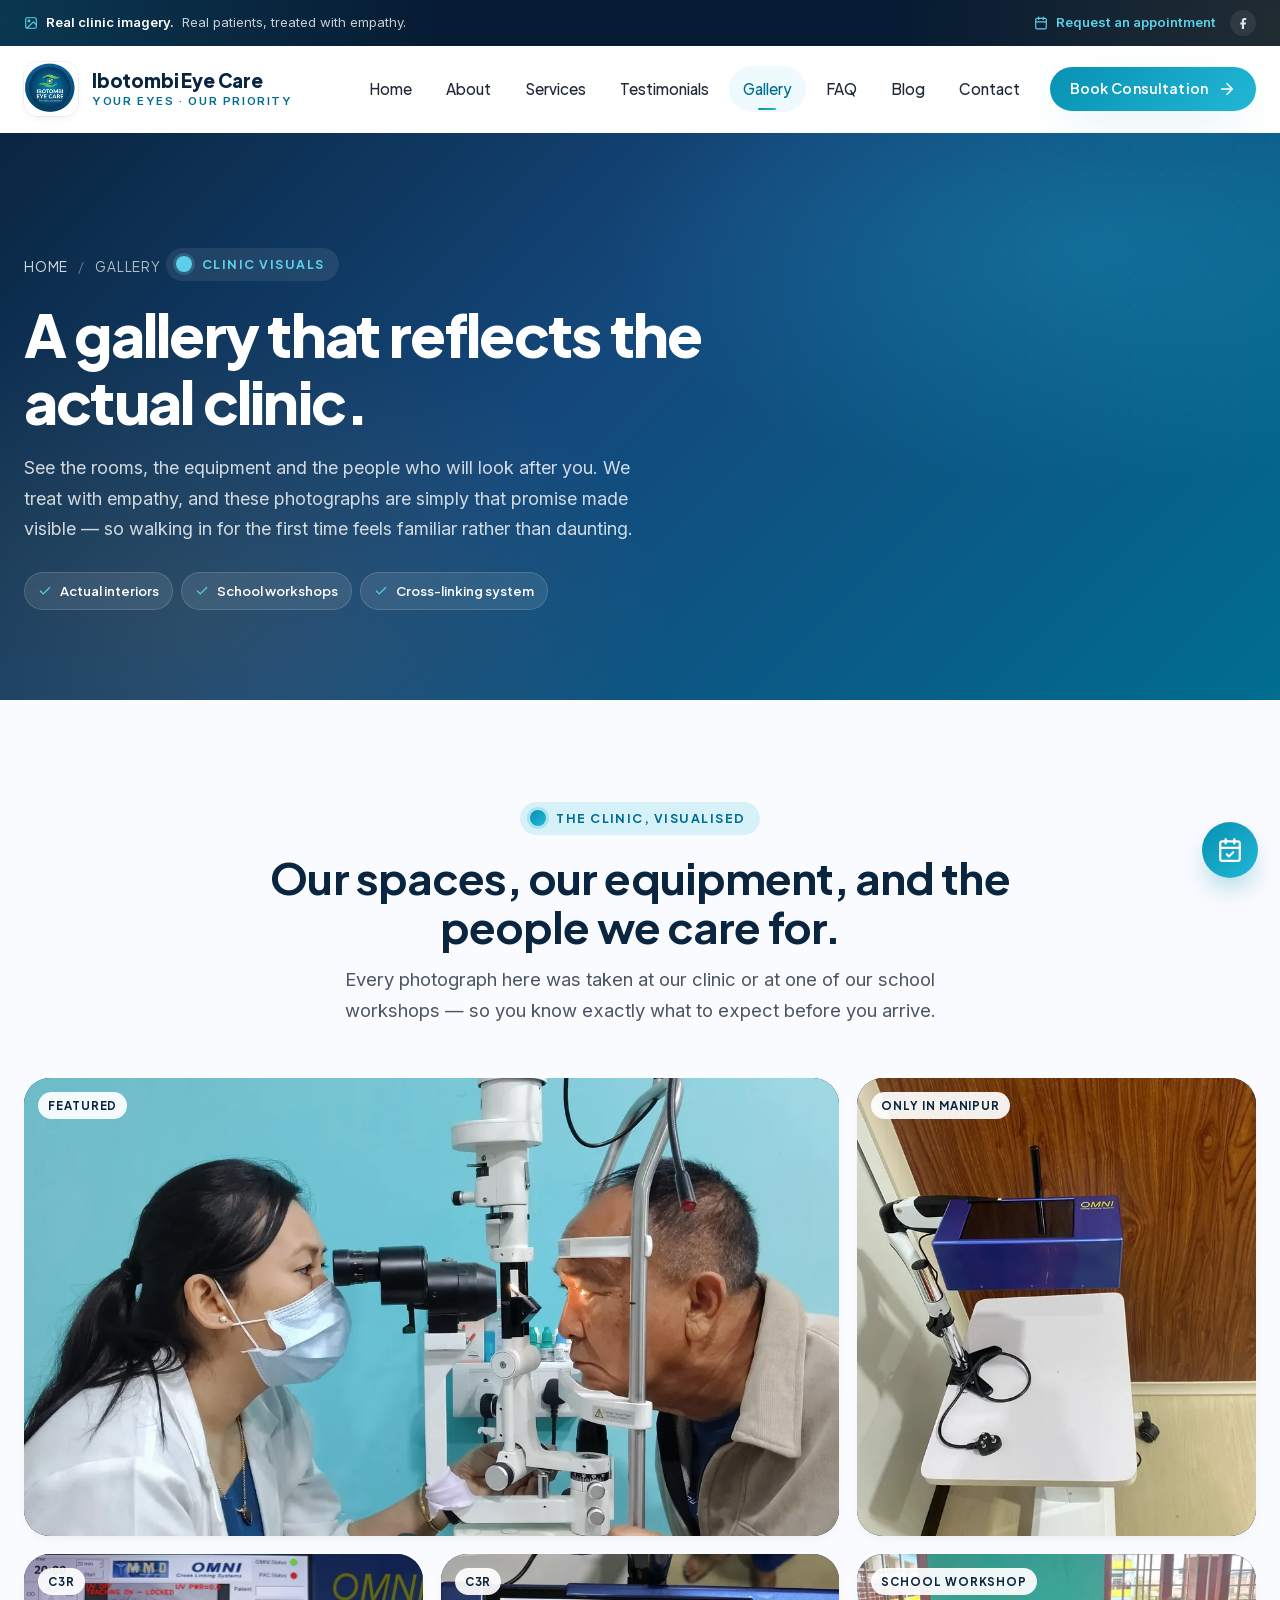
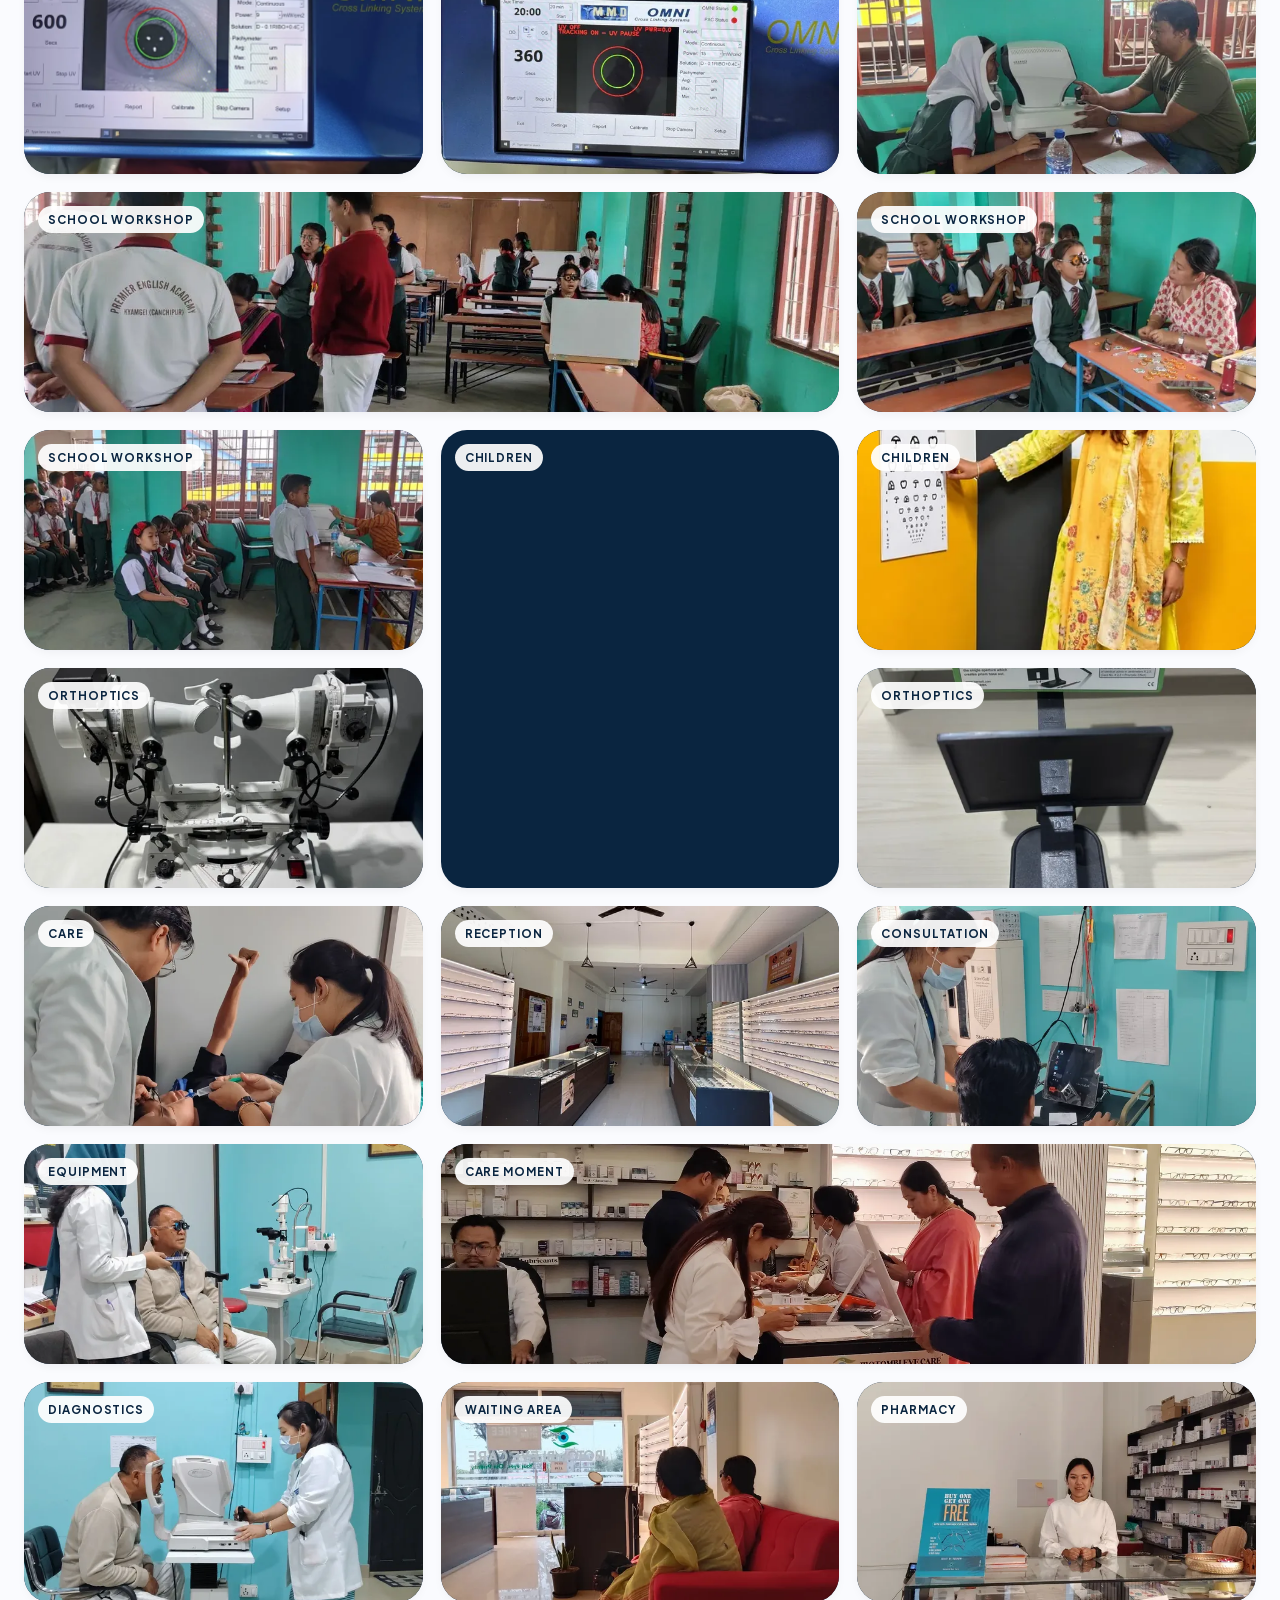
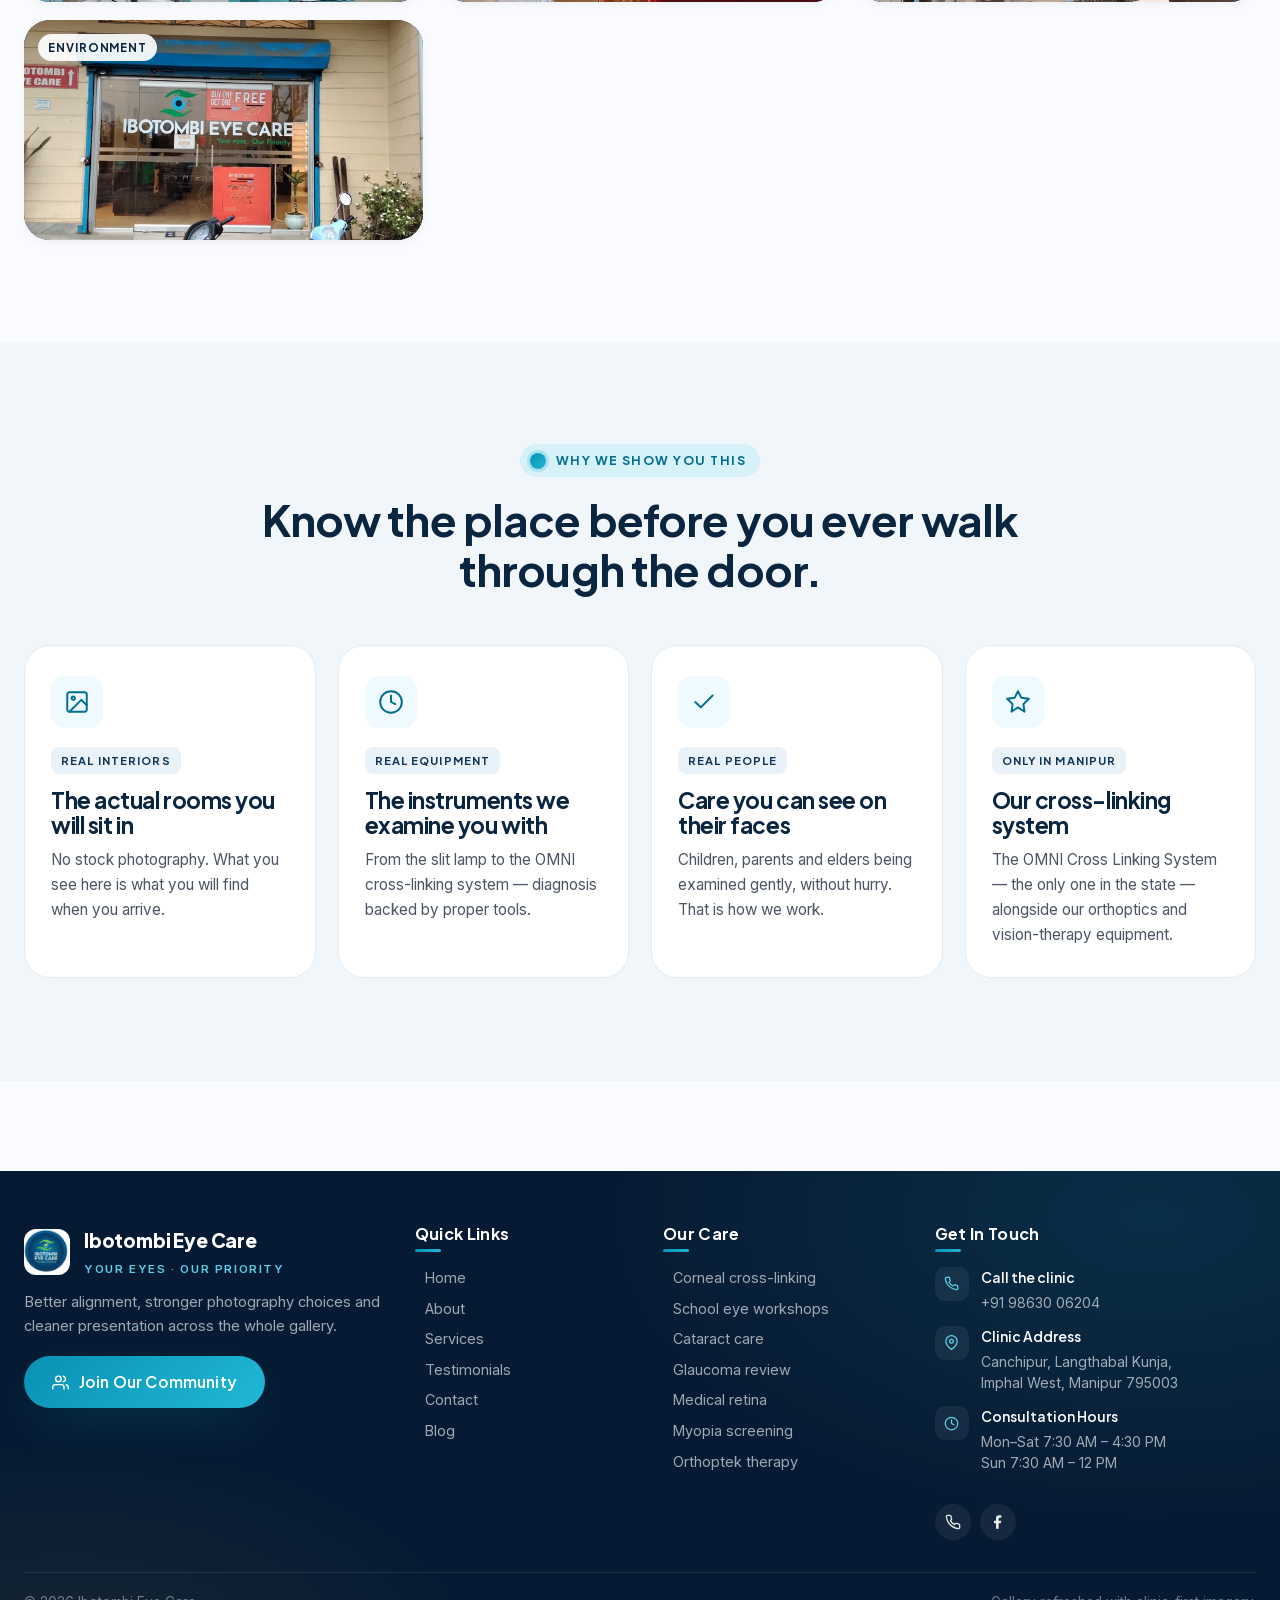
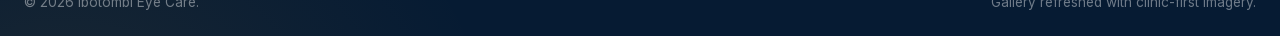
<file: Gallery.html>
<!DOCTYPE html>
<html lang="en">
<head>
  <meta charset="UTF-8">
  <meta name="viewport" content="width=device-width, initial-scale=1.0">
  <title>Gallery | Ibotombi Eye Care</title>
  <meta name="description" content="Browse the actual clinic interior, patient-care moments, our school eye check-up workshops, orthoptics equipment and the OMNI corneal cross-linking system — the only one in Manipur — at Ibotombi Eye Care.">
  <link rel="canonical" href="https://ibotombi-eye-care.netlify.app/Gallery.html">
  <meta property="og:type" content="website">
  <meta property="og:site_name" content="Ibotombi Eye Care">
  <meta property="og:locale" content="en_IN">
  <meta property="og:url" content="https://ibotombi-eye-care.netlify.app/Gallery.html">
  <meta property="og:title" content="Gallery | Ibotombi Eye Care">
  <meta property="og:description" content="Browse the actual clinic interior, patient-care moments, our school eye check-up workshops, orthoptics equipment and the OMNI corneal cross-linking system — the only one in Manipur — at Ibotombi Eye Care.">
  <meta property="og:image" content="https://ibotombi-eye-care.netlify.app/assets/images/og-cover.jpg">
  <meta property="og:image:secure_url" content="https://ibotombi-eye-care.netlify.app/assets/images/og-cover.jpg">
  <meta property="og:image:type" content="image/jpeg">
  <meta property="og:image:width" content="1200">
  <meta property="og:image:height" content="630">
  <meta property="og:image:alt" content="Ibotombi Eye Care — Your eyes, Our priority">
  <meta name="twitter:card" content="summary_large_image">
  <meta name="twitter:title" content="Gallery | Ibotombi Eye Care">
  <meta name="twitter:description" content="Browse the actual clinic interior, patient-care moments, our school eye check-up workshops, orthoptics equipment and the OMNI corneal cross-linking system — the only one in Manipur — at Ibotombi Eye Care.">
  <meta name="twitter:image" content="https://ibotombi-eye-care.netlify.app/assets/images/og-cover.jpg">
  <meta name="twitter:image:alt" content="Ibotombi Eye Care — Your eyes, Our priority">
  <meta name="theme-color" content="#0A2540">
  <link rel="icon" href="assets/images/logo.jpeg">
  <!-- Typefaces are embedded in this page's <style> as base64 woff2:
       no font file, no font request, nothing shared with the other pages. -->
  <!-- BUILD:CSS -->
  <style>@font-face {
  font-family: 'Inter';
  font-style: normal;
  font-weight: 400 700;
  font-display: swap;
  src: url([data-uri]) format('woff2');
  unicode-range: U+0020-007E, U+00A0, U+00A9, U+00B7, U+00D7, U+2013-2014, U+2018-2019, U+201C-201D, U+2026, U+20B9, U+2192, U+2605;
}
@font-face {
  font-family: 'Plus Jakarta Sans';
  font-style: normal;
  font-weight: 400 800;
  font-display: swap;
  src: url([data-uri]) format('woff2');
  unicode-range: U+0020-007E, U+00A0, U+00A9, U+00B7, U+00D7, U+2013-2014, U+2018-2019, U+201C-201D, U+2026, U+20B9, U+2192, U+2605;
}
    /* Generated by build.py from src/site.css — the rules Gallery.html uses.
       Edit src/site.css, then run: python3 build.py */
    :root {

      --navy-900: #061B33;
      --navy-800: #0A2540;
      --navy-700: #0F3558;
      --teal-600: #006D91;
      --teal-500: #0891B2;
      --teal-400: #22B7D6;
      --teal-300: #5BD0E8;
      --teal-100: #D6F2F8;
      --teal-50:  #EEFAFD;
      --gold-500: #E2A32D;
      --gold-400: #F4C770;
      --gold-100: #FDF3DC;


      --ink-700: #1F2937;
      --ink-600: #374151;
      --ink-500: #4B5563;
      --ink-400: #6B7280;
      --paper:   #FFFFFF;
      --cream:   #FAFBFE;


      --bg:             var(--cream);
      --bg-soft:        #F1F6FB;
      --bg-muted:       #EAF2F9;
      --surface-tint:   #F7FAFD;
      --text:           var(--ink-600);
      --text-soft:      var(--ink-500);
      --text-faint:     var(--ink-400);
      --heading:        var(--navy-800);
      --line:           #E3ECF3;
      --line-strong:    #CBD9E4;

      --accent-soft:    var(--teal-100);


      --grad-primary: linear-gradient(135deg, #0A2540 0%, #14487C 45%, #006D91 100%);
      --grad-accent:  linear-gradient(135deg, #0891B2 0%, #22B7D6 100%);
      --grad-soft:    linear-gradient(135deg, #EEFAFD 0%, #F1F6FB 100%);
      --grad-gold:    linear-gradient(135deg, #F4C770 0%, #E2A32D 100%);
      --grad-halo:    radial-gradient(circle at 30% 20%, rgba(34,183,214,0.18), transparent 55%),
                      radial-gradient(circle at 80% 30%, rgba(20,72,124,0.12), transparent 60%);


      --r-xs: 8px;
      --r-sm: 12px;
      --r-md: 18px;
      --r-lg: 26px;
      --r-xl: 36px;
      --r-pill: 999px;


      --sh-xs:   0 1px 2px rgba(11, 18, 32, 0.04);
      --sh-sm:   0 4px 12px -4px rgba(11, 18, 32, 0.08);
      --sh-md:   0 12px 30px -12px rgba(11, 18, 32, 0.14);
      --sh-lg:   0 24px 60px -20px rgba(11, 18, 32, 0.22);
      --sh-glow: 0 18px 50px -18px rgba(8, 145, 178, 0.45);
      --sh-ring: 0 0 0 1px rgba(11, 18, 32, 0.06);


      --ease-out:  cubic-bezier(0.22, 1, 0.36, 1);
      --ease-soft: cubic-bezier(0.4, 0, 0.2, 1);
      --dur-fast:  180ms;
      --dur-base:  320ms;
      --dur-slow:  560ms;


      --container: min(1240px, calc(100% - 48px));


      --font-sans: 'Inter', system-ui, -apple-system, 'Segoe UI', sans-serif;
      --font-display: 'Plus Jakarta Sans', 'Inter', sans-serif;
      --font-serif: 'Fraunces', 'Plus Jakarta Sans', serif;
    }
    *, *::before, *::after { box-sizing: border-box; }
    html { scroll-behavior: smooth; -webkit-text-size-adjust: 100%; }
    body {
      margin: 0;
      min-width: 320px;
      background: var(--bg);
      color: var(--text);
      font-family: var(--font-sans);
      font-size: 16px;
      line-height: 1.65;
      -webkit-font-smoothing: antialiased;
      -moz-osx-font-smoothing: grayscale;
      overflow-x: hidden;
    }
    img, video, svg { display: block; max-width: 100%; }
    a { color: inherit; text-decoration: none; transition: color var(--dur-fast) var(--ease-soft); }
    button, input, textarea, select { font: inherit; color: inherit; }
    button { cursor: pointer; background: none; border: none; }
    ::selection { background: rgba(8, 145, 178, 0.2); color: var(--navy-900); }
    html { scrollbar-color: var(--teal-400) transparent; }
    ::-webkit-scrollbar { width: 10px; height: 10px; }
    ::-webkit-scrollbar-thumb { background: linear-gradient(var(--teal-400), var(--teal-600)); border-radius: 10px; }
    ::-webkit-scrollbar-track { background: var(--bg-soft); }
    h1, h2, h3, h4, h5 {
      margin: 0 0 14px;
      color: var(--heading);
      font-family: var(--font-display);
      font-weight: 700;
      letter-spacing: -0.02em;
      line-height: 1.14;
    }
    h1 { font-size: clamp(2.3rem, 4.6vw, 3.9rem); font-weight: 800; letter-spacing: -0.03em; }
    h2 { font-size: clamp(1.9rem, 3.4vw, 2.8rem); }
    h3 { font-size: clamp(1.2rem, 2vw, 1.4rem); }
    h4 { font-size: 1.08rem; }
    p { margin: 0 0 14px; color: var(--text); font-size: 1.02rem; }
    .lead { font-size: 1.15rem; color: var(--text-soft); line-height: 1.7; }
    .container { width: var(--container); margin-inline: auto; }
    .section { padding: clamp(72px, 8vw, 120px) 0; position: relative; }
    .section-header { max-width: 760px; margin-bottom: clamp(40px, 4vw, 60px); }
    .section-header.center { margin-inline: auto; text-align: center; }
    .section-header.center .eyebrow { margin-inline: auto; }
    .section-header h2 { margin-bottom: 12px; }
    .section-header .lead { margin-top: 10px; max-width: 640px; }
    .section-header.center .lead { margin-inline: auto; }
    .eyebrow {
      display: inline-flex;
      align-items: center;
      gap: 10px;
      padding: 6px 14px 6px 10px;
      margin-bottom: 18px;
      background: var(--accent-soft);
      color: var(--teal-600);
      font-family: var(--font-display);
      font-size: 0.78rem;
      font-weight: 700;
      letter-spacing: 0.12em;
      text-transform: uppercase;
      border-radius: var(--r-pill);
    }
    .eyebrow::before {
      content: "";
      width: 16px; height: 16px;
      border-radius: 50%;
      background: var(--grad-accent);
      box-shadow: 0 0 0 3px rgba(34, 183, 214, 0.25);
      flex-shrink: 0;
    }
    .eyebrow.on-dark { background: rgba(255,255,255,0.08); color: var(--teal-300); }
    .eyebrow.on-dark::before { background: var(--teal-300); box-shadow: 0 0 0 3px rgba(91, 208, 232, 0.22); }
    .button {
      --bh: 52px;
      display: inline-flex;
      align-items: center;
      justify-content: center;
      gap: 10px;
      height: var(--bh);
      padding: 0 28px;
      border-radius: var(--r-pill);
      font-family: var(--font-display);
      font-weight: 600;
      font-size: 0.98rem;
      letter-spacing: 0.01em;
      transition: transform var(--dur-base) var(--ease-out),
                  background var(--dur-base) var(--ease-out),
                  box-shadow var(--dur-base) var(--ease-out),
                  color var(--dur-fast) var(--ease-out);
      white-space: nowrap;
      position: relative;
      isolation: isolate;
    }
    .button-small { --bh: 44px; padding: 0 20px; font-size: 0.9rem; }
    .button svg { width: 18px; height: 18px; transition: transform var(--dur-base) var(--ease-out); }
    .button:hover svg { transform: translateX(3px); }
    .button-accent {
      background: var(--grad-accent);
      color: #fff !important;
      box-shadow: var(--sh-glow);
    }
    .button-accent:hover { transform: translateY(-2px); box-shadow: 0 24px 50px -14px rgba(8, 145, 178, 0.65); }
    .topbar {
      background: var(--navy-900);
      color: #fff;
      font-size: 0.82rem;
      padding: 10px 0;
      position: relative;
      overflow: hidden;
    }
    .topbar::before {
      content: "";
      position: absolute; inset: 0;
      background: radial-gradient(circle at 0% 50%, rgba(34,183,214,0.18), transparent 35%),
                  radial-gradient(circle at 100% 50%, rgba(228,163,45,0.12), transparent 30%);
      pointer-events: none;
    }
    .topbar-inner {
      display: flex;
      justify-content: space-between;
      align-items: center;
      flex-wrap: wrap;
      gap: 12px;
      position: relative;
      z-index: 1;
    }
    .topbar-note {
      display: flex;
      flex-wrap: wrap;
      gap: 18px;
      align-items: center;
      color: rgba(255,255,255,0.78);
    }
    .topbar-note span { display: inline-flex; align-items: center; gap: 8px; }
    .topbar-note svg { width: 14px; height: 14px; color: var(--teal-300); }
    .topbar-note strong { color: #fff; font-weight: 600; }
    .topbar-actions { display: inline-flex; gap: 14px; align-items: center; }
    .topbar-link {
      color: var(--teal-300);
      font-weight: 600;
      display: inline-flex;
      gap: 8px;
      align-items: center;
    }
    .topbar-link:hover { color: #fff; }
    .topbar-link svg { width: 14px; height: 14px; }
    .topbar-socials { display: inline-flex; gap: 8px; }
    .topbar-socials a {
      width: 26px; height: 26px;
      border-radius: 50%;
      display: inline-flex; align-items: center; justify-content: center;
      background: rgba(255,255,255,0.08);
      color: rgba(255,255,255,0.85);
      transition: var(--dur-fast);
    }
    .topbar-socials a:hover { background: var(--teal-400); color: var(--navy-900); }
    .topbar-socials svg { width: 13px; height: 13px; }
    .site-header {
      position: sticky;
      top: 0;
      z-index: 60;
      background: transparent;
      border-bottom: 1px solid transparent;
      transition: border-color var(--dur-base), box-shadow var(--dur-base);
    }
    .site-header::before {
      content: "";
      position: absolute;
      inset: 0;
      z-index: -1;
      background: rgba(255, 255, 255, 0.88);
      backdrop-filter: saturate(180%) blur(16px);
      -webkit-backdrop-filter: saturate(180%) blur(16px);
      transition: background var(--dur-base);
      pointer-events: none;
    }
    .site-header.is-scrolled::before { background: rgba(255,255,255,0.96); }
    .site-header.is-scrolled {
      border-bottom-color: var(--line);
      box-shadow: 0 12px 30px -24px rgba(10,37,64,0.25);
    }
    body.nav-open .site-header { z-index: 90; }
    .nav-shell {
      display: flex;
      align-items: center;
      justify-content: space-between;
      padding: 16px 0;
      gap: 20px;
    }
    .brand { display: flex; align-items: center; gap: 14px; }
    .brand-logo {
      width: 54px; height: 54px;
      border-radius: 14px;
      background: var(--paper);
      box-shadow: var(--sh-sm), var(--sh-ring);
      overflow: hidden;
      display: grid;
      place-items: center;
      flex-shrink: 0;
    }
    .brand-logo img { width: 100%; height: 100%; object-fit: cover; }
    .brand-text { display: flex; flex-direction: column; line-height: 1.1; }
    .brand-title {
      color: var(--navy-800);
      font-family: var(--font-display);
      font-size: 1.18rem;
      font-weight: 800;
      letter-spacing: -0.01em;
    }
    .brand-tag {
      color: var(--teal-600);
      font-size: 0.72rem;
      font-weight: 600;
      letter-spacing: 0.14em;
      text-transform: uppercase;
      margin-top: 4px;
    }
    .nav-backdrop {
      position: fixed;
      inset: 0;
      background: rgba(6, 27, 51, 0.45);
      backdrop-filter: blur(2px);
      opacity: 0;
      visibility: hidden;
      transition: opacity 0.3s var(--ease-out), visibility 0.3s var(--ease-out);
      z-index: 65;
    }
    .nav-backdrop.is-visible { opacity: 1; visibility: visible; }
    .site-nav {
      display: flex;
      align-items: center;
      gap: 6px;
    }
    .site-nav a:not(.button) {
      position: relative;
      padding: 10px 14px;
      color: var(--ink-700);
      font-family: var(--font-display);
      font-weight: 500;
      font-size: 0.95rem;
      border-radius: var(--r-pill);
      transition: color var(--dur-fast), background var(--dur-fast);
    }
    .site-nav a:not(.button):hover {
      color: var(--teal-600);
      background: var(--teal-50);
    }
    .site-nav a[aria-current="page"]:not(.button) {
      color: var(--teal-600);
      background: var(--teal-50);
    }
    .site-nav a[aria-current="page"]:not(.button)::after {
      content: "";
      position: absolute;
      left: 50%; bottom: 2px;
      width: 18px; height: 2px;
      background: var(--grad-accent);
      border-radius: 2px;
      transform: translateX(-50%);
    }
    .site-nav .button { margin-left: 10px; }
    .nav-toggle {
      display: none;
      position: relative;
      z-index: 80;
      width: 48px; height: 48px;
      border-radius: var(--r-sm);
      background: var(--teal-50);
      color: var(--navy-800);
      align-items: center;
      justify-content: center;
    }
    .nav-toggle[aria-expanded="true"] { background: var(--navy-800); color: #fff; }
    .nav-toggle span { position: relative; display: block; width: 22px; height: 2px; background: currentColor; border-radius: 2px; transition: var(--dur-fast); }
    .nav-toggle span::before, .nav-toggle span::after {
      content: ""; position: absolute; left: 0; width: 22px; height: 2px; background: currentColor; border-radius: 2px; transition: var(--dur-fast);
    }
    .nav-toggle span::before { top: -7px; }
    .nav-toggle span::after { top: 7px; }
    .nav-toggle[aria-expanded="true"] span { background: transparent; }
    .nav-toggle[aria-expanded="true"] span::before { top: 0; transform: rotate(45deg); }
    .nav-toggle[aria-expanded="true"] span::after { top: 0; transform: rotate(-45deg); }
    .hero-badges {
      display: flex; flex-wrap: wrap; gap: 8px;
      margin-top: 26px;
    }
    .hero-badge {
      display: inline-flex; align-items: center; gap: 8px;
      padding: 8px 14px;
      background: var(--paper);
      border-radius: var(--r-pill);
      box-shadow: var(--sh-xs), var(--sh-ring);
      font-family: var(--font-display);
      font-size: 0.82rem;
      font-weight: 600;
      color: var(--navy-700);
    }
    .hero-badge svg { width: 14px; height: 14px; color: var(--teal-500); }
    .page-hero {
      position: relative;
      padding: clamp(80px, 9vw, 140px) 0 clamp(60px, 7vw, 100px);
      overflow: hidden;
      background: var(--grad-primary);
      color: #fff;
    }
    .page-hero::before {
      content: "";
      position: absolute; inset: 0;
      background:
        radial-gradient(800px 400px at 85% 20%, rgba(34,183,214,0.25), transparent 60%),
        radial-gradient(800px 500px at 15% 85%, rgba(228,163,45,0.12), transparent 60%);
      pointer-events: none;
    }
    .page-hero::after {
      content: "";
      position: absolute;
      top: -50%; right: -20%;
      width: 700px; height: 700px;
      background-image: radial-gradient(circle, rgba(255,255,255,0.04) 1px, transparent 1.5px);
      background-size: 26px 26px;
      opacity: 0.7;
      pointer-events: none;
      mask-image: radial-gradient(ellipse at center, black 40%, transparent 75%);
    }
    .page-hero-shell {
      position: relative;
      z-index: 1;
      max-width: 820px;
    }
    .page-hero .crumbs {
      display: inline-flex; align-items: center; gap: 10px;
      color: rgba(255,255,255,0.68);
      font-size: 0.85rem;
      letter-spacing: 0.06em;
      text-transform: uppercase;
      font-family: var(--font-display);
      margin-bottom: 22px;
    }
    .page-hero .crumbs a { color: rgba(255,255,255,0.82); }
    .page-hero .crumbs a:hover { color: #fff; }
    .page-hero .crumbs span { opacity: 0.5; }
    .page-hero h1 { color: #fff; margin-bottom: 18px; }
    .page-hero p { color: rgba(255,255,255,0.8); font-size: 1.12rem; max-width: 640px; line-height: 1.7; }
    .page-hero .hero-badges { margin-top: 28px; }
    .page-hero .hero-badge {
      background: rgba(255,255,255,0.09);
      color: #fff;
      box-shadow: inset 0 0 0 1px rgba(255,255,255,0.15);
    }
    .page-hero .hero-badge svg { color: var(--teal-300); }
    .grid-4 {
      display: grid;
      grid-template-columns: repeat(4, minmax(0, 1fr));
      gap: 22px;
    }
    .feature-card {
      background: var(--paper);
      border: 1px solid var(--line);
      border-radius: var(--r-lg);
      padding: 30px 26px;
      transition: transform var(--dur-base), box-shadow var(--dur-base), border-color var(--dur-base);
    }
    .feature-card:hover { transform: translateY(-4px); box-shadow: var(--sh-md); border-color: var(--teal-300); }
    .feature-card .card-label {
      display: inline-block;
      padding: 4px 10px;
      background: var(--bg-muted);
      color: var(--navy-700);
      font-family: var(--font-display);
      font-size: 0.7rem; font-weight: 700;
      letter-spacing: 0.1em;
      text-transform: uppercase;
      border-radius: var(--r-xs);
      margin-bottom: 14px;
    }
    .feature-card-icon {
      width: 52px; height: 52px;
      border-radius: 14px;
      background: var(--teal-50);
      color: var(--teal-600);
      display: grid; place-items: center;
      margin-bottom: 18px;
    }
    .feature-card-icon svg { width: 26px; height: 26px; }
    .feature-card h3 { margin-bottom: 8px; color: var(--navy-800); }
    .feature-card p { color: var(--text-soft); margin: 0; font-size: 0.95rem; }
    .gallery-grid {
      display: grid;
      grid-template-columns: repeat(3, minmax(0, 1fr));
      grid-auto-rows: 220px;
      grid-auto-flow: dense;
      gap: 18px;
    }
    .gallery-card {
      position: relative;
      border-radius: var(--r-lg);
      overflow: hidden;
      box-shadow: var(--sh-sm);
      background: var(--navy-800);
    }
    .gallery-card figure { margin: 0; width: 100%; height: 100%; }
    .gallery-card img { width: 100%; height: 100%; object-fit: cover; transition: transform 0.8s var(--ease-out); }
    .gallery-card:hover img { transform: scale(1.06); }
    .gallery-card figcaption {
      position: absolute;
      inset: auto 0 0 0;
      padding: 50px 18px 16px;
      color: #fff;
      font-family: var(--font-display);
      font-size: 0.9rem;
      font-weight: 500;
      background: linear-gradient(to top, rgba(6,27,51,0.92) 5%, transparent);
      transform: translateY(20px);
      opacity: 0;
      transition: opacity var(--dur-base), transform var(--dur-base);
    }
    .gallery-card:hover figcaption { opacity: 1; transform: translateY(0); }
    .gallery-card.wide { grid-column: span 2; }
    .gallery-card.tall { grid-row: span 2; }
    .gallery-card-badge {
      position: absolute;
      top: 14px; left: 14px;
      background: rgba(255,255,255,0.92);
      color: var(--navy-800);
      padding: 4px 10px;
      border-radius: var(--r-pill);
      font-family: var(--font-display);
      font-weight: 700;
      font-size: 0.72rem;
      letter-spacing: 0.08em;
      text-transform: uppercase;
      z-index: 2;
    }
    .site-footer {
      position: relative;
      background: var(--navy-900);
      color: rgba(255,255,255,0.7);
      padding: 54px 0 22px;
      margin-top: 90px;
      overflow: hidden;
    }
    .site-footer::before {
      content: "";
      position: absolute; inset: 0;
      background:
        radial-gradient(900px 500px at 90% 10%, rgba(34,183,214,0.12), transparent 60%),
        radial-gradient(700px 400px at 5% 110%, rgba(228,163,45,0.08), transparent 60%);
      pointer-events: none;
    }
    .footer-grid {
      display: grid;
      grid-template-columns: minmax(0, 1.5fr) minmax(0, 0.9fr) minmax(0, 1fr) minmax(0, 1.35fr);
      gap: 34px;
      position: relative;
      z-index: 1;
    }
    .footer-copy { max-width: 380px; }
    .footer-copy p { color: rgba(255,255,255,0.62); margin: 12px 0 0; font-size: 0.92rem; line-height: 1.6; }
    .footer-brand { display: flex; align-items: center; gap: 14px; }
    .footer-brand img {
      width: 46px; height: 46px;
      border-radius: 12px;
      background: var(--paper);
      object-fit: cover;
      flex-shrink: 0;
    }
    .footer-brand .brand-title { color: #fff; font-size: 1.2rem; }
    .footer-brand .brand-tag { color: var(--teal-300); }
    .social-links { display: flex; gap: 9px; margin-top: 18px; }
    .social-links a {
      width: 36px; height: 36px;
      border-radius: 50%;
      display: inline-flex; align-items: center; justify-content: center;
      background: rgba(255,255,255,0.06);
      color: rgba(255,255,255,0.9);
      transition: background var(--dur-fast), color var(--dur-fast), transform var(--dur-fast);
    }
    .social-links a:hover { background: var(--teal-500); color: #fff; transform: translateY(-2px); }
    .social-links a svg { width: 16px; height: 16px; }
    .footer-title {
      color: #fff;
      font-family: var(--font-display);
      font-size: 1rem;
      font-weight: 700;
      margin-bottom: 15px;
      letter-spacing: 0.02em;
      position: relative;
      padding-bottom: 9px;
    }
    .footer-title::after {
      content: ""; position: absolute;
      left: 0; bottom: 0;
      width: 26px; height: 2.5px;
      background: var(--grad-accent);
      border-radius: 3px;
    }
    .footer-links, .footer-contact {
      display: flex; flex-direction: column; gap: 9px;
    }
    .footer-links a {
      color: rgba(255,255,255,0.62);
      font-size: 0.9rem;
      display: inline-flex; align-items: flex-start; gap: 10px;
      line-height: 1.5;
    }
    .footer-links a { position: relative; width: fit-content; }
    .footer-links a:hover { color: var(--teal-300); padding-left: 4px; }
    .footer-links a::before {
      content: "→"; opacity: 0; width: 0; overflow: hidden; transition: var(--dur-fast);
    }
    .footer-links a:hover::before { opacity: 1; width: auto; margin-right: 2px; color: var(--teal-300); }
    .footer-contact { gap: 13px; }
    .fc-item { display: flex; align-items: flex-start; gap: 12px; }
    .fc-icon {
      flex-shrink: 0;
      width: 34px; height: 34px;
      border-radius: 10px;
      background: rgba(255, 255, 255, 0.06);
      color: var(--teal-300);
      display: grid; place-items: center;
      transition: background var(--dur-fast), color var(--dur-fast);
    }
    .fc-icon svg { width: 15px; height: 15px; }
    .fc-item:hover .fc-icon { background: var(--teal-500); color: #fff; }
    .fc-text { display: block; min-width: 0; }
    .fc-text strong {
      display: block;
      color: #fff;
      font-family: var(--font-display);
      font-size: 0.87rem;
      font-weight: 600;
      margin-bottom: 2px;
    }
    .fc-text a, .fc-text span {
      display: block;
      color: rgba(255, 255, 255, 0.62);
      font-size: 0.88rem;
      line-height: 1.5;
    }
    .fc-text a:hover { color: var(--teal-300); }
    .footer-contact .social-links { margin-top: 18px; }
    .footer-copy .button { margin-top: 18px; }
    .footer-copy .button svg { width: 17px; height: 17px; }
    .footer-bottom {
      margin-top: 32px;
      padding-top: 18px;
      border-top: 1px solid rgba(255,255,255,0.08);
      display: flex;
      justify-content: space-between;
      gap: 16px;
      flex-wrap: wrap;
      color: rgba(255,255,255,0.42);
      font-size: 0.85rem;
      position: relative;
    }
    .fab {
      position: fixed;
      bottom: 22px;
      right: 22px;
      z-index: 40;
      display: flex; flex-direction: column; gap: 12px;
      align-items: flex-end;
    }
    .fab-btn {
      width: 56px; height: 56px;
      border-radius: 50%;
      background: var(--grad-accent);
      color: #fff;
      display: grid; place-items: center;
      box-shadow: 0 14px 30px -10px rgba(8,145,178,0.55);
      transition: transform var(--dur-base);
      position: relative;
    }
    .fab-btn::after {
      content: "";
      position: absolute; inset: -6px;
      border-radius: 50%;
      box-shadow: 0 0 0 0 rgba(8,145,178,0.4);
      animation: pulse 2.4s infinite;
    }
    .fab-btn:hover { transform: scale(1.08); }
    .fab-btn svg { width: 26px; height: 26px; }
    .fab-to-top {
      width: 44px; height: 44px;
      border-radius: 50%;
      background: var(--navy-800);
      color: #fff;
      display: none;
      place-items: center;
      box-shadow: var(--sh-md);
      transition: transform var(--dur-base), background var(--dur-base);
    }
    .fab-to-top.is-visible { display: grid; }
    .fab-to-top:hover { background: var(--teal-500); transform: translateY(-3px); }
    .fab-to-top svg { width: 18px; height: 18px; }
    .reveal {
      opacity: 0;
      transform: translateY(24px);
      transition: opacity 0.7s var(--ease-out), transform 0.7s var(--ease-out);
    }
    .reveal.is-visible { opacity: 1; transform: translateY(0); }
    .preloader {
      position: fixed;
      inset: 0;
      width: 100vw;
      width: 100dvw;
      height: 100vh;
      height: 100dvh;
      min-height: 100vh;
      min-height: 100svh;
      z-index: 9999;
      display: grid;
      place-items: center;
      background:
        radial-gradient(ellipse at top, rgba(34,183,214,0.18), transparent 55%),
        radial-gradient(ellipse at bottom, rgba(228,163,45,0.08), transparent 55%),
        linear-gradient(160deg, #0A2540 0%, #061B33 60%, #0F3558 100%);
      transition: opacity 0.26s var(--ease-out), visibility 0.26s var(--ease-out);
      overflow: hidden;
      -webkit-overflow-scrolling: touch;
    }
    .preloader::before, .preloader::after {
      content: "";
      position: absolute;
      border-radius: 50%;
      pointer-events: none;
      filter: blur(60px);
    }
    .preloader::before {
      width: 340px; height: 340px;
      top: -80px; left: -60px;
      background: var(--grad-accent);
      opacity: 0.22;
      animation: preloader-drift 8s ease-in-out infinite;
    }
    .preloader::after {
      width: 280px; height: 280px;
      bottom: -60px; right: -40px;
      background: radial-gradient(circle, rgba(228,163,45,0.4), transparent 70%);
      opacity: 0.35;
      animation: preloader-drift 10s ease-in-out infinite reverse;
    }
    .preloader-stage {
      position: relative;
      z-index: 2;
      display: flex;
      flex-direction: column;
      align-items: center;
      gap: 28px;
      animation: preloader-in 600ms var(--ease-out) both;
    }
    .preloader-visual {
      position: relative;
      width: 180px; height: 180px;
      display: grid; place-items: center;
    }
    .preloader-ring, .preloader-ring-inner {
      position: absolute;
      inset: 0;
      width: 100%; height: 100%;
      pointer-events: none;
    }
    .preloader-ring { animation: preloader-spin 3.8s linear infinite; }
    .preloader-ring-inner {
      inset: 22px;
      width: calc(100% - 44px);
      height: calc(100% - 44px);
      animation: preloader-spin-reverse 3s linear infinite;
    }
    .preloader-ring circle, .preloader-ring-inner circle { fill: none; stroke-linecap: round; }
    .preloader-halo {
      position: absolute;
      inset: 38px;
      border-radius: 50%;
      background: radial-gradient(circle, rgba(34,183,214,0.55), rgba(34,183,214,0) 70%);
      animation: preloader-pulse 2s ease-in-out infinite;
    }
    .preloader-logo {
      position: relative;
      z-index: 2;
      width: 84px; height: 84px;
      border-radius: 50%;
      overflow: hidden;
      background: #fff;
      box-shadow:
        0 18px 40px -12px rgba(8,145,178,0.55),
        0 0 0 4px rgba(255,255,255,0.08),
        0 0 0 1px rgba(34,183,214,0.35);
      display: grid; place-items: center;
      animation: preloader-float 3.2s ease-in-out infinite;
    }
    .preloader-logo img {
      width: 100%; height: 100%; object-fit: cover;
    }
    .preloader-text { text-align: center; color: #fff; }
    .preloader-text strong {
      display: block;
      font-family: var(--font-display);
      font-size: 1.15rem;
      font-weight: 700;
      letter-spacing: 0.01em;
      margin-bottom: 8px;
      color: #fff;
    }
    .preloader-text .preloader-status {
      display: inline-flex;
      gap: 8px;
      align-items: center;
      color: var(--teal-300);
      font-family: var(--font-display);
      font-size: 0.72rem;
      font-weight: 600;
      letter-spacing: 0.24em;
      text-transform: uppercase;
    }
    .preloader-dots { display: inline-flex; gap: 4px; align-items: center; }
    .preloader-dots i {
      width: 5px; height: 5px; border-radius: 50%;
      background: var(--teal-400);
      animation: preloader-dot 1.4s ease-in-out infinite;
    }
    .preloader-dots i:nth-child(2) { animation-delay: 0.15s; }
    .preloader-dots i:nth-child(3) { animation-delay: 0.3s; }
    .preloader-bar {
      width: 200px; height: 3px;
      background: rgba(255,255,255,0.08);
      border-radius: var(--r-pill);
      overflow: hidden;
      position: relative;
    }
    .preloader-bar::after {
      content: "";
      position: absolute; inset: 0;
      width: 40%;
      background: var(--grad-accent);
      border-radius: var(--r-pill);
      animation: preloader-bar 1.6s ease-in-out infinite;
    }
    @media (max-width: 540px) {.preloader-visual { width: 150px; height: 150px; }
    .preloader-logo { width: 72px;  height: 72px; }
    .preloader-bar { width: 160px; }
    }
    @media (prefers-reduced-motion: reduce) {.preloader-ring, .preloader-ring-inner, .preloader-halo, .preloader-logo, .preloader-dots i, .preloader-bar::after, .preloader::before, .preloader::after { animation: none !important; }
    }
    .is-hidden { display: none !important; }
    @media (max-width: 1279px) {.site-nav {
        position: fixed;

        inset: 0 0 0 auto;
        width: min(360px, 100%);
        max-width: 100%;
        background: var(--paper);
        padding: 90px 24px calc(40px + env(safe-area-inset-bottom, 0px));
        padding-right: calc(24px + env(safe-area-inset-right, 0px));
        flex-direction: column;
        align-items: stretch;
        gap: 4px;
        transform: translateX(100%);
        transition: transform 0.36s var(--ease-out);
        box-shadow: -20px 0 60px -20px rgba(10,37,64,0.3);
        overflow-y: auto;
        overscroll-behavior: contain;
        -webkit-overflow-scrolling: touch;
        z-index: 70;
      }
    .site-nav.is-open { transform: translateX(0); }
    .site-nav.is-stowed { display: none; }
    .site-nav a:not(.button) {
        width: 100%;
        font-size: 1.02rem;
        padding: 14px 16px;
        border-radius: var(--r-md);
      }
    .site-nav a:not(.button)[aria-current="page"]::after { display: none; }
    .site-nav .button { margin: 14px 0 0; width: 100%; justify-content: center; }
    .nav-toggle { display: inline-flex; }
    }
    @media (max-width: 1100px) {:root { --container: min(1000px, calc(100% - 40px)); }
    .grid-4 { grid-template-columns: repeat(2, minmax(0, 1fr)); gap: 30px; }
    .footer-grid { grid-template-columns: minmax(0, 1fr) minmax(0, 1fr); }
    .gallery-grid { grid-template-columns: repeat(2, minmax(0, 1fr)); grid-auto-rows: 200px; }
    .gallery-card.wide { grid-column: span 2; }
    }
    @media (max-width: 820px) {:root { --container: calc(100% - 32px); }
    body { font-size: 15.5px; }
    h1 { font-size: clamp(1.95rem, 6vw, 2.6rem); }
    h2 { font-size: clamp(1.55rem, 5vw, 2.1rem); }
    .lead { font-size: 1.02rem; }
    .section { padding: 64px 0; }
    .section-header { margin-bottom: 36px; }
    .section-header .lead { margin-top: 8px; }
    .topbar { display: none; }
    .site-header { position: sticky; }
    .nav-shell { padding: 12px 0; gap: 12px; }
    .brand-logo { width: 44px; height: 44px; border-radius: 12px; }
    .brand-title { font-size: 1.02rem; }
    .brand-tag { font-size: 0.66rem; letter-spacing: 0.1em; }
    .page-hero { padding: 64px 0 52px; }
    .page-hero h1 { margin-bottom: 14px; }
    .page-hero p { font-size: 1rem; }
    .page-hero .crumbs { margin-bottom: 16px; font-size: 0.78rem; }
    .hero-badges { gap: 6px; margin-top: 18px; }
    .hero-badge { padding: 6px 12px; font-size: 0.76rem; }
    .hero-badge svg { width: 12px; height: 12px; }
    .grid-4 { grid-template-columns: repeat(2, minmax(0, 1fr)); gap: 16px; }
    .gallery-grid { grid-template-columns: repeat(2, minmax(0, 1fr)); grid-auto-rows: 180px; gap: 12px; }
    .gallery-card.wide { grid-column: span 2; }
    .gallery-card.tall { grid-row: span 2; }
    .gallery-card-badge { font-size: 0.64rem; padding: 3px 8px; }
    .site-footer { padding: 60px 0 26px; margin-top: 80px; }
    .footer-grid { grid-template-columns: minmax(0, 1fr) minmax(0, 1fr); gap: 32px; }
    .footer-brand img { width: 46px; height: 46px; }
    .footer-bottom { flex-direction: column; gap: 10px; margin-top: 40px; }
    .button { --bh: 48px; padding: 0 22px; font-size: 0.94rem; }
    .button-small { --bh: 40px; padding: 0 16px; font-size: 0.86rem; }
    .fab { bottom: 16px; right: 16px; gap: 10px; }
    .fab-btn { width: 52px; height: 52px; }
    .fab-btn svg { width: 24px; height: 24px; }
    .fab-to-top { width: 40px; height: 40px; }
    .preloader-visual { width: 150px; height: 150px; }
    .preloader-logo { width: 72px; height: 72px; }
    .preloader-bar { width: 170px; }
    }
    @media (max-width: 640px) {:root { --container: calc(100% - 24px); }
    h1 { font-size: clamp(1.75rem, 7vw, 2.2rem); letter-spacing: -0.02em; }
    h2 { font-size: clamp(1.4rem, 6vw, 1.85rem); }
    .lead { font-size: 1rem; }
    .grid-4 { grid-template-columns: minmax(0, 1fr); gap: 14px; }
    .footer-grid { grid-template-columns: repeat(2, minmax(0, 1fr)); gap: 28px 18px; }
    .footer-copy, .footer-grid > div:last-child { grid-column: 1 / -1; }
    .footer-copy { max-width: none; }
    .gallery-grid { grid-template-columns: minmax(0, 1fr); grid-auto-rows: minmax(220px, auto); gap: 12px; }
    .gallery-card.wide, .gallery-card.tall { grid-column: auto; grid-row: auto; }
    .gallery-card figure { min-height: 220px; }
    .topbar-actions .topbar-socials { display: none; }
    .topbar-note span { font-size: 0.74rem; }
    .site-nav {
        width: 100%;
        padding: 88px 22px calc(32px + env(safe-area-inset-bottom, 0px));
      }
    .page-hero { padding: 50px 0 44px; }
    .page-hero::after { display: none; }
    .section { padding: 52px 0; }
    .feature-card { padding: 24px 20px; }
    .site-footer { padding: 48px 0 24px; margin-top: 64px; }
    .footer-grid { gap: 30px; }
    .footer-copy { max-width: none; }
    .footer-links a, .fc-text a, .fc-text span { font-size: 0.88rem; }
    .preloader-visual { width: 140px; height: 140px; }
    .preloader-logo { width: 68px; height: 68px; }
    .preloader-bar { width: 150px; }
    .preloader-text strong { font-size: 1.05rem; }
    .fab-btn { width: 50px; height: 50px; }
    .fab-btn svg { width: 22px; height: 22px; }
    .fab { bottom: 14px; right: 14px; }
    }
    @media (max-width: 420px) {:root { --container: calc(100% - 20px); }
    h1 { font-size: 1.65rem; }
    h2 { font-size: 1.3rem; }
    h3 { font-size: 1.05rem; }
    .section { padding: 44px 0; }
    .topbar { padding: 6px 0; font-size: 0.72rem; }
    .topbar-note span:nth-child(2) { display: none; }
    .brand-tag { display: none; }
    .brand-logo { width: 40px; height: 40px; }
    .hero-badges .hero-badge { padding: 5px 10px; font-size: 0.72rem; }
    .page-hero { padding: 40px 0 36px; }
    .page-hero p { font-size: 0.92rem; }
    .feature-card { padding: 22px 18px; }
    .button { --bh: 46px; padding: 0 18px; font-size: 0.9rem; }
    .button-small { --bh: 38px; padding: 0 14px; font-size: 0.82rem; }
    .gallery-grid { grid-auto-rows: minmax(200px, auto); gap: 10px; }
    .gallery-card figure { min-height: 200px; }
    .site-footer { padding: 40px 0 22px; margin-top: 48px; }
    .footer-title { margin-bottom: 16px; }
    .preloader-visual { width: 124px; height: 124px; }
    .preloader-logo { width: 60px; height: 60px; }
    .preloader-bar { width: 130px; height: 2px; }
    .preloader-text strong { font-size: 1rem; letter-spacing: 0; }
    .preloader-text .preloader-status { font-size: 0.66rem; letter-spacing: 0.2em; }
    }
    @media (prefers-reduced-motion: reduce) {*, *::before, *::after {
        animation-duration: 0.001ms !important;
        transition-duration: 0.001ms !important;
      }
    .reveal { opacity: 1; transform: none; }
    }
    img, video, iframe, svg, canvas { max-width: 100%; }
    img, video, iframe, canvas { height: auto; }
    iframe { max-width: 100%; border: 0; }
    p, li, td, th, dd, dt, blockquote, figcaption, h1, h2, h3, h4, h5, h6, .lead, .eyebrow { overflow-wrap: break-word; }
    .container > *, main, section { min-width: 0; }
    @media (hover: none) and (pointer: coarse) {a, button, .button, summary, [role="button"] { touch-action: manipulation; }
    .button:hover, .fab-btn:hover { transform: none; }
    }
    @media (max-width: 820px) {input, select, textarea { font-size: 16px; }
    .site-nav a, .footer-links a, .topbar-link { min-height: 44px; display: flex; align-items: center; }
    .social-links a, .topbar-socials a { min-width: 40px; min-height: 40px; }
    .page-hero .crumbs a, .fc-text a {
        display: inline-flex; align-items: center; min-height: 24px; padding-block: 3px;
      }
    .fab {
        bottom: calc(22px + env(safe-area-inset-bottom, 0px));
        right: calc(22px + env(safe-area-inset-right, 0px));
      }
    }
    body.nav-open {
      position: fixed;
      width: 100%;
      overflow: hidden;
    }
    @media (max-width: 640px) {.gallery-card-badge { font-size: 0.72rem; padding: 4px 9px; }
    }
    @keyframes pulse {
      0%   { box-shadow: 0 0 0 0   rgba(8,145,178,0.45); }
      70%  { box-shadow: 0 0 0 22px rgba(8,145,178,0); }
      100% { box-shadow: 0 0 0 0   rgba(8,145,178,0); }
    }
    @keyframes drift {
      0% { transform: translate(0, 0); }
      50% { transform: translate(-8px, 10px); }
      100% { transform: translate(0, 0); }
    }
    @keyframes preloader-spin { to   { transform: rotate(360deg); } }
    @keyframes preloader-spin-reverse { to   { transform: rotate(-360deg); } }
    @keyframes preloader-pulse {
      0%, 100% { transform: scale(0.9); opacity: 0.55; }
      50%      { transform: scale(1.08); opacity: 1; }
    }
    @keyframes preloader-float {
      0%, 100% { transform: translateY(0); }
      50%      { transform: translateY(-6px); }
    }
    @keyframes preloader-dot {
      0%, 100% { opacity: 0.3; transform: scale(0.8); }
      50%      { opacity: 1;   transform: scale(1.25); }
    }
    @keyframes preloader-bar {
      0%   { transform: translateX(-100%); }
      50%  { transform: translateX(80%); }
      100% { transform: translateX(250%); }
    }
    @keyframes preloader-drift {
      0%, 100% { transform: translate(0,0) scale(1); }
      50%      { transform: translate(40px, 30px) scale(1.1); }
    }
    @keyframes preloader-in {
      from { opacity: 0; transform: translateY(10px) scale(0.98); }
      to   { opacity: 1; transform: translateY(0) scale(1); }
    }
  </style>
  <!-- /BUILD:CSS -->
</head>
<body>
  <!-- Preloader -->
  <div class="preloader" id="preloader" role="status" aria-live="polite" aria-label="Loading Ibotombi Eye Care">
    <div class="preloader-stage">
      <div class="preloader-visual">
        <svg class="preloader-ring" viewBox="0 0 100 100" aria-hidden="true">
          <defs>
            <linearGradient id="pl-ring-grad" x1="0" y1="0" x2="1" y2="1">
              <stop offset="0%"  stop-color="#22B7D6"/>
              <stop offset="50%" stop-color="#0891B2"/>
              <stop offset="100%" stop-color="#14487C"/>
            </linearGradient>
          </defs>
          <circle cx="50" cy="50" r="46" stroke="url(#pl-ring-grad)" stroke-width="2.2" stroke-dasharray="4 10"/>
        </svg>
        <svg class="preloader-ring-inner" viewBox="0 0 100 100" aria-hidden="true">
          <circle cx="50" cy="50" r="44" stroke="rgba(91,208,232,0.45)" stroke-width="1.2" stroke-dasharray="2 5"/>
        </svg>
        <div class="preloader-halo" aria-hidden="true"></div>
        <div class="preloader-logo">
          <img width="320" height="213" src="assets/images/logo.webp" alt="Ibotombi Eye Care logo">
        </div>
      </div>
      <div class="preloader-text">
        <strong>Ibotombi Eye Care</strong>
        <span class="preloader-status">Loading<span class="preloader-dots"><i></i><i></i><i></i></span></span>
      </div>
      <div class="preloader-bar" aria-hidden="true"></div>
    </div>
  </div>

  <div class="topbar">
    <div class="container topbar-inner">
      <div class="topbar-note">
        <span><svg viewBox="0 0 24 24" fill="none" stroke="currentColor" stroke-width="2" stroke-linecap="round" stroke-linejoin="round"><rect x="3" y="3" width="18" height="18" rx="2"/><circle cx="8.5" cy="8.5" r="1.5"/><polyline points="21 15 16 10 5 21"/></svg><strong>Real clinic imagery.</strong> Real patients, treated with empathy.</span>
      </div>
      <div class="topbar-actions">
        <a class="topbar-link" href="contact.html"><svg viewBox="0 0 24 24" fill="none" stroke="currentColor" stroke-width="2" stroke-linecap="round" stroke-linejoin="round"><rect x="3" y="4" width="18" height="18" rx="2"/><line x1="16" y1="2" x2="16" y2="6"/><line x1="8" y1="2" x2="8" y2="6"/><line x1="3" y1="10" x2="21" y2="10"/></svg>Request an appointment</a>
        <span class="topbar-socials">
          <a href="https://www.facebook.com/profile.php?id=61552895129719" target="_blank" rel="noopener" aria-label="Facebook"><svg viewBox="0 0 24 24" fill="currentColor"><path d="M13 22v-8h3l1-4h-4V7.5c0-1.1.3-2 2-2h2V2h-3.2C10.3 2 9 3.7 9 6.2V10H6v4h3v8h4z"/></svg></a>
        </span>
      </div>
    </div>
  </div>

  <header class="site-header">
    <div class="container">
      <div class="nav-shell">
        <a class="brand" href="index.html" aria-label="Ibotombi Eye Care home">
          <span class="brand-logo"><img width="320" height="213" src="assets/images/logo.webp" alt="Ibotombi Eye Care logo"></span>
          <span class="brand-text">
            <span class="brand-title">Ibotombi Eye Care</span>
            <span class="brand-tag">Your eyes · Our priority</span>
          </span>
        </a>
        <button class="nav-toggle" type="button" aria-expanded="false" aria-label="Toggle navigation"><span></span></button>
        <nav class="site-nav" aria-label="Primary navigation">
          <a href="index.html">Home</a>
          <a href="about.html">About</a>
          <a href="services.html">Services</a>
          <a href="testimonial.html">Testimonials</a>
          <a href="Gallery.html" aria-current="page">Gallery</a>
          <a href="faq.html">FAQ</a>
          <a href="https://ibotombieyecare.com/blog" target="_blank" rel="noopener">Blog</a>
          <a href="contact.html">Contact</a>
          <a class="button button-accent button-small" href="https://ibotombieyecare.com/plan/93b36066-ad48-41c5-98ce-f38b37d0c2d0" target="_blank" rel="noopener">Book Consultation <svg viewBox="0 0 24 24" fill="none" stroke="currentColor" stroke-width="2.2" stroke-linecap="round" stroke-linejoin="round"><line x1="5" y1="12" x2="19" y2="12"/><polyline points="12 5 19 12 12 19"/></svg></a>
        </nav>
      </div>
    </div>
  </header>

  <main>

    <!-- Page hero -->
    <section class="page-hero">
      <div class="container">
        <div class="page-hero-shell reveal">
          <div class="crumbs"><a href="index.html">Home</a><span>/</span>Gallery</div>
          <span class="eyebrow on-dark">Clinic visuals</span>
          <h1>A gallery that reflects the actual clinic.</h1>
          <p>See the rooms, the equipment and the people who will look after you. We treat with empathy, and these photographs are simply that promise made visible — so walking in for the first time feels familiar rather than daunting.</p>
          <div class="hero-badges">
            <span class="hero-badge"><svg viewBox="0 0 24 24" fill="none" stroke="currentColor" stroke-width="2" stroke-linecap="round" stroke-linejoin="round"><polyline points="20 6 9 17 4 12"/></svg>Actual interiors</span>
            <span class="hero-badge"><svg viewBox="0 0 24 24" fill="none" stroke="currentColor" stroke-width="2" stroke-linecap="round" stroke-linejoin="round"><polyline points="20 6 9 17 4 12"/></svg>School workshops</span>
            <span class="hero-badge"><svg viewBox="0 0 24 24" fill="none" stroke="currentColor" stroke-width="2" stroke-linecap="round" stroke-linejoin="round"><polyline points="20 6 9 17 4 12"/></svg>Cross-linking system</span>
          </div>
        </div>
      </div>
    </section>

    <!-- Masonry gallery -->
    <section class="section">
      <div class="container">
        <div class="section-header center reveal">
          <span class="eyebrow">The clinic, visualised</span>
          <h2>Our spaces, our equipment, and the people we care for.</h2>
          <p class="lead">Every photograph here was taken at our clinic or at one of our school workshops — so you know exactly what to expect before you arrive.</p>
        </div>

        <div class="gallery-grid" data-stagger>
          <div class="gallery-card wide tall reveal">
            <figure>
              <span class="gallery-card-badge">Featured</span>
              <img decoding="async" width="1600" height="722" src="assets/images/clinic_photos/IMG_20260328_111314.webp" srcset="assets/images/clinic_photos/IMG_20260328_111314-800w.webp 800w, assets/images/clinic_photos/IMG_20260328_111314.webp 1600w" sizes="(max-width: 640px) 96vw, (max-width: 820px) 825px, (max-width: 1100px) 1000px, 1015px" alt="Slit lamp eye examination in clinic" loading="lazy">
              <figcaption>Detailed slit lamp examination in a patient-facing consultation setting</figcaption>
            </figure>
          </div>
          <div class="gallery-card tall reveal">
            <figure>
              <span class="gallery-card-badge">Only in Manipur</span>
              <img decoding="async" width="1200" height="1600" src="assets/images/crosslinking/c3r-omni-device.webp" srcset="assets/images/crosslinking/c3r-omni-device-600w.webp 600w, assets/images/crosslinking/c3r-omni-device.webp 1200w" sizes="(max-width: 640px) 96vw, (max-width: 1100px) 47vw, 401px" alt="The OMNI Cross Linking System installed at Ibotombi Eye Care — the only one in Manipur" loading="lazy">
              <figcaption>The OMNI Cross Linking System — the only one in Manipur</figcaption>
            </figure>
          </div>
          <div class="gallery-card reveal">
            <figure>
              <span class="gallery-card-badge">C3R</span>
              <img decoding="async" width="1600" height="1200" src="assets/images/crosslinking/c3r-omni-eye-tracking.webp" srcset="assets/images/crosslinking/c3r-omni-eye-tracking-400w.webp 400w, assets/images/crosslinking/c3r-omni-eye-tracking-800w.webp 800w, assets/images/crosslinking/c3r-omni-eye-tracking.webp 1600w" sizes="(max-width: 640px) 96vw, (max-width: 1100px) 47vw, 401px" alt="OMNI cross-linking console tracking a patient's eye during treatment" loading="lazy">
              <figcaption>Live eye tracking keeps the treatment precisely on target</figcaption>
            </figure>
          </div>
          <div class="gallery-card reveal">
            <figure>
              <span class="gallery-card-badge">C3R</span>
              <img decoding="async" width="1280" height="960" src="assets/images/crosslinking/c3r-omni-interface.webp" srcset="assets/images/crosslinking/c3r-omni-interface-640w.webp 640w, assets/images/crosslinking/c3r-omni-interface.webp 1280w" sizes="(max-width: 640px) 96vw, (max-width: 1100px) 47vw, 401px" alt="OMNI cross-linking console showing treatment power, mode and timing settings" loading="lazy">
              <figcaption>Power and timing controlled to the second</figcaption>
            </figure>
          </div>
          <div class="gallery-card wide reveal">
            <figure>
              <span class="gallery-card-badge">School workshop</span>
              <img decoding="async" width="1280" height="590" src="assets/images/school_camp/camp-hall-stations.webp" srcset="assets/images/school_camp/camp-hall-stations-640w.webp 640w, assets/images/school_camp/camp-hall-stations.webp 1280w" sizes="(max-width: 1100px) 96vw, 821px" alt="Screening stations set up across a school hall during an Ibotombi Eye Care eye check-up workshop" loading="lazy">
              <figcaption>A school hall turned into a full screening centre for the day</figcaption>
            </figure>
          </div>
          <div class="gallery-card reveal">
            <figure>
              <span class="gallery-card-badge">School workshop</span>
              <img decoding="async" width="1280" height="590" src="assets/images/school_camp/camp-autorefraction.webp" srcset="assets/images/school_camp/camp-autorefraction-640w.webp 640w, assets/images/school_camp/camp-autorefraction.webp 1280w" sizes="(max-width: 640px) 96vw, (max-width: 820px) 391px, (max-width: 1100px) 491px, 477px" alt="A student being tested on an autorefractometer at a school eye check-up workshop" loading="lazy">
              <figcaption>Autorefraction — an objective measurement for every student</figcaption>
            </figure>
          </div>
          <div class="gallery-card reveal">
            <figure>
              <span class="gallery-card-badge">School workshop</span>
              <img decoding="async" width="1280" height="590" src="assets/images/school_camp/camp-trial-frame.webp" srcset="assets/images/school_camp/camp-trial-frame-640w.webp 640w, assets/images/school_camp/camp-trial-frame.webp 1280w" sizes="(max-width: 640px) 96vw, (max-width: 820px) 391px, (max-width: 1100px) 491px, 477px" alt="An optometrist refining a student's prescription with a trial frame at a school workshop" loading="lazy">
              <figcaption>Trial-frame refraction to confirm the exact prescription</figcaption>
            </figure>
          </div>
          <div class="gallery-card reveal">
            <figure>
              <span class="gallery-card-badge">School workshop</span>
              <img decoding="async" width="1280" height="590" src="assets/images/school_camp/camp-registration.webp" srcset="assets/images/school_camp/camp-registration-640w.webp 640w, assets/images/school_camp/camp-registration.webp 1280w" sizes="(max-width: 640px) 96vw, (max-width: 820px) 391px, (max-width: 1100px) 491px, 477px" alt="Students queuing and being registered at a school eye check-up workshop" loading="lazy">
              <figcaption>Every child registered and screened, class by class</figcaption>
            </figure>
          </div>
          <div class="gallery-card tall reveal">
            <figure>
              <span class="gallery-card-badge">Children</span>
              <img decoding="async" width="720" height="1280" src="assets/images/pediatric/pediatric-child-exam.webp" alt="An optometrist gently examining a toddler sitting on her father's lap" loading="lazy">
              <figcaption>Gentle, unhurried care for our youngest patients</figcaption>
            </figure>
          </div>
          <div class="gallery-card reveal">
            <figure>
              <span class="gallery-card-badge">Children</span>
              <img decoding="async" width="960" height="1280" src="assets/images/pediatric/pediatric-vision-chart.webp" srcset="assets/images/pediatric/pediatric-vision-chart-480w.webp 480w, assets/images/pediatric/pediatric-vision-chart.webp 960w" sizes="(max-width: 640px) 96vw, (max-width: 1100px) 47vw, 401px" alt="Picture-based vision chart used to test young children who cannot yet read" loading="lazy">
              <figcaption>Picture charts, so a child who cannot read can still be tested</figcaption>
            </figure>
          </div>
          <div class="gallery-card reveal">
            <figure>
              <span class="gallery-card-badge">Orthoptics</span>
              <img decoding="async" width="1200" height="1600" src="assets/images/equipment/synoptophore.webp" srcset="assets/images/equipment/synoptophore-600w.webp 600w, assets/images/equipment/synoptophore.webp 1200w" sizes="(max-width: 640px) 96vw, (max-width: 1100px) 47vw, 401px" alt="Synoptophore used to assess and treat squint and binocular vision" loading="lazy">
              <figcaption>Synoptophore — measuring squint angle and fusion</figcaption>
            </figure>
          </div>
          <div class="gallery-card reveal">
            <figure>
              <span class="gallery-card-badge">Orthoptics</span>
              <img decoding="async" width="1200" height="1600" src="assets/images/equipment/aperture-rule-trainer.webp" srcset="assets/images/equipment/aperture-rule-trainer-600w.webp 600w, assets/images/equipment/aperture-rule-trainer.webp 1200w" sizes="(max-width: 640px) 96vw, (max-width: 1100px) 47vw, 401px" alt="Bernell aperture-rule orthoptic trainer used for convergence exercises" loading="lazy">
              <figcaption>Aperture-rule trainer for convergence exercises</figcaption>
            </figure>
          </div>
          <div class="gallery-card reveal">
            <figure>
              <span class="gallery-card-badge">Care</span>
              <img decoding="async" width="1600" height="722" src="assets/images/clinic_photos/IMG_20260328_105928.webp" srcset="assets/images/clinic_photos/IMG_20260328_105928-400w.webp 400w, assets/images/clinic_photos/IMG_20260328_105928-800w.webp 800w, assets/images/clinic_photos/IMG_20260328_105928.webp 1600w" sizes="(max-width: 640px) 96vw, (max-width: 820px) 399px, (max-width: 1100px) 491px, 488px" alt="Procedure support during eye care treatment" loading="lazy">
              <figcaption>Clinical procedure support and hands-on care</figcaption>
            </figure>
          </div>
          <div class="gallery-card reveal">
            <figure>
              <span class="gallery-card-badge">Reception</span>
              <img decoding="async" width="1280" height="960" src="assets/images/clinic_photos/clinic-optical-counter.webp" srcset="assets/images/clinic_photos/clinic-optical-counter-320w.webp 320w, assets/images/clinic_photos/clinic-optical-counter-640w.webp 640w, assets/images/clinic_photos/clinic-optical-counter.webp 1280w" sizes="(max-width: 640px) 96vw, (max-width: 1100px) 47vw, 401px" alt="Reception and optical display area" loading="lazy">
              <figcaption>Reception and optical counter area</figcaption>
            </figure>
          </div>
          <div class="gallery-card reveal">
            <figure>
              <span class="gallery-card-badge">Consultation</span>
              <img decoding="async" width="1600" height="722" src="assets/images/clinic_photos/IMG_20260328_110019.webp" srcset="assets/images/clinic_photos/IMG_20260328_110019-400w.webp 400w, assets/images/clinic_photos/IMG_20260328_110019-800w.webp 800w, assets/images/clinic_photos/IMG_20260328_110019.webp 1600w" sizes="(max-width: 640px) 96vw, (max-width: 820px) 399px, (max-width: 1100px) 491px, 488px" alt="Doctor and patient inside eye clinic" loading="lazy">
              <figcaption>Patient interaction inside the clinic</figcaption>
            </figure>
          </div>
          <div class="gallery-card reveal">
            <figure>
              <span class="gallery-card-badge">Equipment</span>
              <img decoding="async" width="1600" height="722" src="assets/images/clinic_photos/IMG_20260328_111037.webp" srcset="assets/images/clinic_photos/IMG_20260328_111037-400w.webp 400w, assets/images/clinic_photos/IMG_20260328_111037-800w.webp 800w, assets/images/clinic_photos/IMG_20260328_111037.webp 1600w" sizes="(max-width: 640px) 96vw, (max-width: 820px) 399px, (max-width: 1100px) 491px, 488px" alt="Examination setup and equipment" loading="lazy">
              <figcaption>Equipment-backed consultation environment</figcaption>
            </figure>
          </div>
          <div class="gallery-card wide reveal">
            <figure>
              <span class="gallery-card-badge">Care moment</span>
              <img decoding="async" width="1600" height="722" src="assets/images/clinic_photos/IMG_20260328_115315.webp" srcset="assets/images/clinic_photos/IMG_20260328_115315-800w.webp 800w, assets/images/clinic_photos/IMG_20260328_115315.webp 1600w" sizes="(max-width: 1100px) 96vw, 821px" alt="Patient care moment inside the clinic" loading="lazy">
              <figcaption>Care delivery in a calm, practical setting</figcaption>
            </figure>
          </div>
          <div class="gallery-card reveal">
            <figure>
              <span class="gallery-card-badge">Diagnostics</span>
              <img decoding="async" width="1600" height="722" src="assets/images/clinic_photos/IMG_20260328_111646.webp" srcset="assets/images/clinic_photos/IMG_20260328_111646-400w.webp 400w, assets/images/clinic_photos/IMG_20260328_111646-800w.webp 800w, assets/images/clinic_photos/IMG_20260328_111646.webp 1600w" sizes="(max-width: 640px) 96vw, (max-width: 820px) 399px, (max-width: 1100px) 491px, 488px" alt="An optometrist guiding a patient through an autorefractor examination at Ibotombi Eye Care" loading="lazy">
              <figcaption>Autorefraction — the objective starting point of every eye test</figcaption>
            </figure>
          </div>
          <div class="gallery-card reveal">
            <figure>
              <span class="gallery-card-badge">Waiting area</span>
              <img decoding="async" width="1600" height="722" src="assets/images/clinic_photos/IMG_20260328_115917.webp" srcset="assets/images/clinic_photos/IMG_20260328_115917-400w.webp 400w, assets/images/clinic_photos/IMG_20260328_115917-800w.webp 800w, assets/images/clinic_photos/IMG_20260328_115917.webp 1600w" sizes="(max-width: 640px) 96vw, (max-width: 820px) 399px, (max-width: 1100px) 491px, 488px" alt="Patients waiting comfortably on a sofa in the reception area at Ibotombi Eye Care" loading="lazy">
              <figcaption>A calm place to wait — nobody here is rushed</figcaption>
            </figure>
          </div>
          <div class="gallery-card reveal">
            <figure>
              <span class="gallery-card-badge">Pharmacy</span>
              <img decoding="async" width="1600" height="722" src="assets/images/clinic_photos/IMG_20260328_120615.webp" srcset="assets/images/clinic_photos/IMG_20260328_120615-400w.webp 400w, assets/images/clinic_photos/IMG_20260328_120615-800w.webp 800w, assets/images/clinic_photos/IMG_20260328_120615.webp 1600w" sizes="(max-width: 640px) 96vw, (max-width: 820px) 399px, (max-width: 1100px) 491px, 488px" alt="In-house pharmacy counter stocked with eye medication at Ibotombi Eye Care" loading="lazy">
              <figcaption>In-house pharmacy — your prescription filled before you leave</figcaption>
            </figure>
          </div>
          <div class="gallery-card reveal">
            <figure>
              <span class="gallery-card-badge">Environment</span>
              <img decoding="async" width="1600" height="722" src="assets/images/clinic_photos/IMG_20260328_120733.webp" srcset="assets/images/clinic_photos/IMG_20260328_120733-400w.webp 400w, assets/images/clinic_photos/IMG_20260328_120733-800w.webp 800w, assets/images/clinic_photos/IMG_20260328_120733.webp 1600w" sizes="(max-width: 640px) 96vw, (max-width: 820px) 399px, (max-width: 1100px) 491px, 488px" alt="Clinic environment" loading="lazy">
              <figcaption>Clean, patient-focused environment</figcaption>
            </figure>
          </div>
        </div>
      </div>
    </section>

    <!-- Feature summary -->
    <section class="section" style="background: var(--bg-soft);">
      <div class="container">
        <div class="section-header center reveal">
          <span class="eyebrow">Why we show you this</span>
          <h2>Know the place before you ever walk through the door.</h2>
        </div>
        <div class="grid-4" data-stagger>
          <article class="feature-card reveal">
            <div class="feature-card-icon"><svg viewBox="0 0 24 24" fill="none" stroke="currentColor" stroke-width="1.8" stroke-linecap="round" stroke-linejoin="round"><rect x="3" y="3" width="18" height="18" rx="2"/><circle cx="8.5" cy="8.5" r="1.5"/><polyline points="21 15 16 10 5 21"/></svg></div>
            <span class="card-label">Real interiors</span>
            <h3>The actual rooms you will sit in</h3>
            <p>No stock photography. What you see here is what you will find when you arrive.</p>
          </article>
          <article class="feature-card reveal">
            <div class="feature-card-icon"><svg viewBox="0 0 24 24" fill="none" stroke="currentColor" stroke-width="1.8" stroke-linecap="round" stroke-linejoin="round"><circle cx="12" cy="12" r="10"/><path d="M12 6v6l4 2"/></svg></div>
            <span class="card-label">Real equipment</span>
            <h3>The instruments we examine you with</h3>
            <p>From the slit lamp to the OMNI cross-linking system — diagnosis backed by proper tools.</p>
          </article>
          <article class="feature-card reveal">
            <div class="feature-card-icon"><svg viewBox="0 0 24 24" fill="none" stroke="currentColor" stroke-width="1.8" stroke-linecap="round" stroke-linejoin="round"><polyline points="20 6 9 17 4 12"/></svg></div>
            <span class="card-label">Real people</span>
            <h3>Care you can see on their faces</h3>
            <p>Children, parents and elders being examined gently, without hurry. That is how we work.</p>
          </article>
          <article class="feature-card reveal">
            <div class="feature-card-icon"><svg viewBox="0 0 24 24" fill="none" stroke="currentColor" stroke-width="1.8" stroke-linecap="round" stroke-linejoin="round"><polygon points="12 2 15 8 22 9 17 14 18 21 12 17 6 21 7 14 2 9 9 8 12 2"/></svg></div>
            <span class="card-label">Only in Manipur</span>
            <h3>Our cross-linking system</h3>
            <p>The OMNI Cross Linking System — the only one in the state — alongside our orthoptics and vision-therapy equipment.</p>
          </article>
        </div>
      </div>
    </section>

  </main>

  <footer class="site-footer">
    <div class="container">
      <div class="footer-grid">
        <div class="footer-copy">
          <div class="footer-brand">
            <img width="320" height="213" src="assets/images/logo.webp" alt="Ibotombi Eye Care logo">
            <div>
              <div class="brand-title">Ibotombi Eye Care</div>
              <div class="brand-tag">Your eyes · Our priority</div>
            </div>
          </div>
          <p>Better alignment, stronger photography choices and cleaner presentation across the whole gallery.</p>
          <a class="button button-accent" href="https://ibotombieyecare.com/checkout/c645ff64-d817-41b7-8956-28b8e5301b3e" target="_blank" rel="noopener"><svg viewBox="0 0 24 24" fill="none" stroke="currentColor" stroke-width="2" stroke-linecap="round" stroke-linejoin="round"><path d="M17 21v-2a4 4 0 0 0-4-4H5a4 4 0 0 0-4 4v2"/><circle cx="9" cy="7" r="4"/><path d="M23 21v-2a4 4 0 0 0-3-3.87"/><path d="M16 3.13a4 4 0 0 1 0 7.75"/></svg>Join Our Community</a>
        </div>

        <div>
          <h3 class="footer-title">Quick Links</h3>
          <div class="footer-links">
            <a href="index.html">Home</a>
            <a href="about.html">About</a>
            <a href="services.html">Services</a>
            <a href="testimonial.html">Testimonials</a>
            <a href="contact.html">Contact</a>
                      <a href="https://ibotombieyecare.com/blog" target="_blank" rel="noopener">Blog</a>
          </div>
        </div>

        <div>
          <h3 class="footer-title">Our Care</h3>
          <div class="footer-links">
            <a href="services.html#cross-linking">Corneal cross-linking</a>
            <a href="index.html#school-workshop">School eye workshops</a>
            <a href="services.html">Cataract care</a>
            <a href="services.html">Glaucoma review</a>
            <a href="services.html">Medical retina</a>
            <a href="services.html">Myopia screening</a>
            <a href="services.html">Orthoptek therapy</a>
          </div>
        </div>

        <div>
          <h3 class="footer-title">Get In Touch</h3>
          <div class="footer-contact">
            <div class="fc-item">
              <span class="fc-icon"><svg viewBox="0 0 24 24" fill="none" stroke="currentColor" stroke-width="2" stroke-linecap="round" stroke-linejoin="round"><path d="M22 16.92v3a2 2 0 0 1-2.18 2 19.79 19.79 0 0 1-8.63-3.07 19.5 19.5 0 0 1-6-6A19.79 19.79 0 0 1 2.12 4.18 2 2 0 0 1 4.11 2h3a2 2 0 0 1 2 1.72 12.84 12.84 0 0 0 .7 2.81 2 2 0 0 1-.45 2.11L8.09 9.91a16 16 0 0 0 6 6l1.27-1.27a2 2 0 0 1 2.11-.45 12.84 12.84 0 0 0 2.81.7A2 2 0 0 1 22 16.92z"/></svg></span>
              <span class="fc-text"><strong>Call the clinic</strong><a href="tel:+919863006204">+91 98630 06204</a></span>
            </div>
            <div class="fc-item">
              <span class="fc-icon"><svg viewBox="0 0 24 24" fill="none" stroke="currentColor" stroke-width="2" stroke-linecap="round" stroke-linejoin="round"><path d="M21 10c0 7-9 13-9 13s-9-6-9-13a9 9 0 1 1 18 0z"/><circle cx="12" cy="10" r="3"/></svg></span>
              <span class="fc-text"><strong>Clinic Address</strong><span>Canchipur, Langthabal Kunja,<br>Imphal West, Manipur 795003</span></span>
            </div>
            <div class="fc-item">
              <span class="fc-icon"><svg viewBox="0 0 24 24" fill="none" stroke="currentColor" stroke-width="2" stroke-linecap="round" stroke-linejoin="round"><circle cx="12" cy="12" r="10"/><polyline points="12 6 12 12 16 14"/></svg></span>
              <span class="fc-text"><strong>Consultation Hours</strong><span>Mon–Sat 7:30 AM – 4:30 PM<br>Sun 7:30 AM – 12 PM</span></span>
            </div>
            <div class="social-links">
            <a href="tel:+919863006204" aria-label="Call"><svg viewBox="0 0 24 24" fill="none" stroke="currentColor" stroke-width="2" stroke-linecap="round" stroke-linejoin="round"><path d="M22 16.92v3a2 2 0 0 1-2.18 2 19.79 19.79 0 0 1-8.63-3.07 19.5 19.5 0 0 1-6-6A19.79 19.79 0 0 1 2.12 4.18 2 2 0 0 1 4.11 2h3a2 2 0 0 1 2 1.72 12.84 12.84 0 0 0 .7 2.81 2 2 0 0 1-.45 2.11L8.09 9.91a16 16 0 0 0 6 6l1.27-1.27a2 2 0 0 1 2.11-.45 12.84 12.84 0 0 0 2.81.7A2 2 0 0 1 22 16.92z"/></svg></a>
            <a href="https://www.facebook.com/profile.php?id=61552895129719" target="_blank" rel="noopener" aria-label="Facebook"><svg viewBox="0 0 24 24" fill="currentColor"><path d="M13 22v-8h3l1-4h-4V7.5c0-1.1.3-2 2-2h2V2h-3.2C10.3 2 9 3.7 9 6.2V10H6v4h3v8h4z"/></svg></a>
            </div>
          </div>
        </div>
      </div>

      <div class="footer-bottom">
        <span>© <span data-year>2026</span> Ibotombi Eye Care.</span>
        <span>Gallery refreshed with clinic-first imagery.</span>
      </div>
    </div>
  </footer>

  <div class="fab">
    <button class="fab-to-top" aria-label="Back to top"><svg viewBox="0 0 24 24" fill="none" stroke="currentColor" stroke-width="2.4" stroke-linecap="round" stroke-linejoin="round"><polyline points="18 15 12 9 6 15"/></svg></button>
    <a class="fab-btn" href="https://ibotombieyecare.com/plan/93b36066-ad48-41c5-98ce-f38b37d0c2d0" target="_blank" rel="noopener" aria-label="Book your consultation online">
      <svg viewBox="0 0 24 24" fill="none" stroke="currentColor" stroke-width="2" stroke-linecap="round" stroke-linejoin="round"><rect x="3" y="4" width="18" height="18" rx="2"/><line x1="16" y1="2" x2="16" y2="6"/><line x1="8" y1="2" x2="8" y2="6"/><line x1="3" y1="10" x2="21" y2="10"/><polyline points="9 16 11 18 15 14"/></svg>
    </a>
  </div>

  <!-- BUILD:JS -->
  <script>
    /* Generated by build.py from src/site.js — blocks: preloader, sticky-header, mobile-nav, scroll-reveal, back-to-top, footer-year.
       Edit src/site.js, then run: python3 build.py */
    /* =========================================================================
       Ibotombi Eye Care — premium interaction layer
       - Sticky header shade on scroll
       - Mobile nav drawer
       - IntersectionObserver scroll reveal with staggered delays
       - Stat / counter animation (number-up on view)
       - Lightweight testimonial carousel (autoplay, dots, swipe)
       - Marquee duplication for seamless loop
       - FAQ accordion: exclusive-open behavior
       - Back-to-top floating button
       - Current-year stamp in footers
       ========================================================================= */

    (function () {
      'use strict';

      const prefersReducedMotion = window.matchMedia('(prefers-reduced-motion: reduce)').matches;

      /* ----------------------------------------------------------------------
         Preloader — dismissed as soon as the DOM is ready.
         It deliberately does NOT wait for window.load (that waits on every
         image) and enforces no artificial minimum display time, so a fast
         connection sees content immediately instead of a held splash screen.
      ---------------------------------------------------------------------- */
      const preloader = document.getElementById('preloader');
      if (preloader) {
        const htmlEl = document.documentElement;
        const prev = { htmlOverflow: htmlEl.style.overflow, bodyOverflow: document.body.style.overflow };
        htmlEl.style.overflow = 'hidden';
        document.body.style.overflow = 'hidden';

        let hidden = false;

        const hide = () => {
          if (hidden) return;
          hidden = true;
          // .is-hidden is display:none, so the splash is gone on this frame —
          // there is no transition to wait out before dropping it from the DOM.
          preloader.classList.add('is-hidden');
          htmlEl.style.overflow = prev.htmlOverflow;
          document.body.style.overflow = prev.bodyOverflow;
          preloader.remove();
        };

        if (document.readyState === 'loading') {
          document.addEventListener('DOMContentLoaded', hide, { once: true });
        } else {
          hide();
        }

        // Safety fallback — never let the preloader hang
        setTimeout(hide, 3000);
      }

      /* ----------------------------------------------------------------------
         Sticky header
      ---------------------------------------------------------------------- */
      const header = document.querySelector('.site-header');
      const syncHeader = () => {
        if (!header) return;
        header.classList.toggle('is-scrolled', window.scrollY > 12);
      };
      syncHeader();
      window.addEventListener('scroll', syncHeader, { passive: true });

      /* ----------------------------------------------------------------------
         Mobile nav
      ---------------------------------------------------------------------- */
      const navToggle = document.querySelector('.nav-toggle');
      const siteNav = document.querySelector('.site-nav');
      if (navToggle && siteNav) {
        // Width at which the drawer gives way to the inline desktop nav.
        // Must match the max-width of the drawer block in site.css.
        const DRAWER_MQ = window.matchMedia('(max-width: 1279px)');
        const SLIDE_MS = 360;                               // matches the CSS transition

        if (!siteNav.id) siteNav.id = 'primary-navigation';
        navToggle.setAttribute('aria-controls', siteNav.id);

        // Dimmed backdrop, created once and wired to close the drawer on tap.
        const backdrop = document.createElement('div');
        backdrop.className = 'nav-backdrop';
        backdrop.setAttribute('aria-hidden', 'true');
        document.body.appendChild(backdrop);

        let isOpen = false;
        let stowTimer = null;
        let scrollY = 0;
        let lastFocused = null;

        /* A closed drawer is display:none (see .is-stowed). Beyond removing the
           horizontal scroll it also keeps the off-screen links out of the tab
           order and the accessibility tree, which the old translate-away drawer
           left exposed. Only meaningful below the drawer breakpoint — the CSS
           rule is scoped to that media query, so the class is inert on desktop. */
        const stow = () => siteNav.classList.add('is-stowed');
        const unstow = () => siteNav.classList.remove('is-stowed');

        const focusables = () =>
          Array.from(siteNav.querySelectorAll('a[href], button:not([disabled])'))
            .filter((el) => el.offsetParent !== null);

        const openNav = () => {
          if (isOpen) return;
          isOpen = true;
          clearTimeout(stowTimer);
          lastFocused = document.activeElement;

          // Pin the page. iOS Safari ignores overflow:hidden on body, so the
          // scroll offset is captured and reapplied as a negative top.
          scrollY = window.scrollY || window.pageYOffset || 0;
          document.body.style.top = `-${scrollY}px`;
          document.body.classList.add('nav-open');

          unstow();
          // Force a reflow so the browser registers the drawer at its off-screen
          // start position before .is-open transitions it in — without this the
          // display flip and the transform land in the same frame and it snaps.
          void siteNav.offsetWidth;

          siteNav.classList.add('is-open');
          backdrop.classList.add('is-visible');
          navToggle.setAttribute('aria-expanded', 'true');

          const first = focusables()[0];
          if (first) first.focus({ preventScroll: true });
        };

        const closeNav = (opts) => {
          if (!isOpen) return;
          isOpen = false;
          const instant = !!(opts && opts.instant);

          siteNav.classList.remove('is-open');
          backdrop.classList.remove('is-visible');
          navToggle.setAttribute('aria-expanded', 'false');

          // Release the page and put the reader back where they were.
          document.body.classList.remove('nav-open');
          document.body.style.top = '';
          window.scrollTo(0, scrollY);

          // Wait for the slide-out before pulling the drawer from the layout,
          // otherwise it vanishes mid-animation.
          clearTimeout(stowTimer);
          if (instant || prefersReducedMotion) stow();
          else stowTimer = setTimeout(stow, SLIDE_MS);

          if (lastFocused && document.contains(lastFocused)) {
            lastFocused.focus({ preventScroll: true });
          }
        };

        const toggleNav = (e) => {
          if (e) { e.preventDefault(); e.stopPropagation(); }
          if (isOpen) closeNav(); else openNav();
        };

        navToggle.addEventListener('click', toggleNav);
        backdrop.addEventListener('click', () => closeNav());
        siteNav.querySelectorAll('a').forEach((a) => {
          a.addEventListener('click', () => closeNav({ instant: true }));
        });

        document.addEventListener('keydown', (e) => {
          if (!isOpen) return;
          if (e.key === 'Escape') { closeNav(); return; }
          if (e.key !== 'Tab') return;

          // Keep focus inside the drawer while it is open.
          const items = focusables();
          if (!items.length) return;
          const first = items[0];
          const last = items[items.length - 1];
          const active = document.activeElement;
          if (e.shiftKey && (active === first || !siteNav.contains(active))) {
            e.preventDefault(); last.focus();
          } else if (!e.shiftKey && active === last) {
            e.preventDefault(); first.focus();
          }
        });

        // Rotating a phone or resizing past the breakpoint must not leave the
        // page pinned behind an invisible drawer.
        const syncToBreakpoint = () => {
          if (DRAWER_MQ.matches) {
            if (!isOpen) stow();
          } else {
            if (isOpen) closeNav({ instant: true });
            unstow();
          }
        };
        if (DRAWER_MQ.addEventListener) DRAWER_MQ.addEventListener('change', syncToBreakpoint);
        else DRAWER_MQ.addListener(syncToBreakpoint);            // Safari < 14
        syncToBreakpoint();
      }

      /* ----------------------------------------------------------------------
         Scroll reveal with staggered delay for grouped items
      ---------------------------------------------------------------------- */
      const revealItems = document.querySelectorAll('.reveal');
      if (revealItems.length && 'IntersectionObserver' in window) {
        const observer = new IntersectionObserver(
          (entries) => {
            entries.forEach((entry) => {
              if (!entry.isIntersecting) return;
              entry.target.classList.add('is-visible');
              observer.unobserve(entry.target);
            });
          },
          { threshold: 0.12, rootMargin: '0px 0px -40px 0px' }
        );
        revealItems.forEach((el, idx) => {
          if (!el.style.transitionDelay) {
            const group = el.closest('[data-stagger]');
            if (group) {
              const siblings = Array.from(group.querySelectorAll('.reveal'));
              const pos = siblings.indexOf(el);
              el.style.transitionDelay = `${Math.min(pos, 5) * 80}ms`;
            }
          }
          observer.observe(el);
        });
      } else {
        revealItems.forEach((el) => el.classList.add('is-visible'));
      }

      /* ----------------------------------------------------------------------
         Back to top
      ---------------------------------------------------------------------- */
      const toTop = document.querySelector('.fab-to-top');
      if (toTop) {
        const syncToTop = () => toTop.classList.toggle('is-visible', window.scrollY > 600);
        syncToTop();
        window.addEventListener('scroll', syncToTop, { passive: true });
        toTop.addEventListener('click', () => window.scrollTo({ top: 0, behavior: 'smooth' }));
      }

      /* ----------------------------------------------------------------------
         Footer year
      ---------------------------------------------------------------------- */
      document.querySelectorAll('[data-year]').forEach((el) => {
        el.textContent = new Date().getFullYear().toString();
      });

    })();

  </script>
  <!-- /BUILD:JS -->
</body>
</html>
</file>
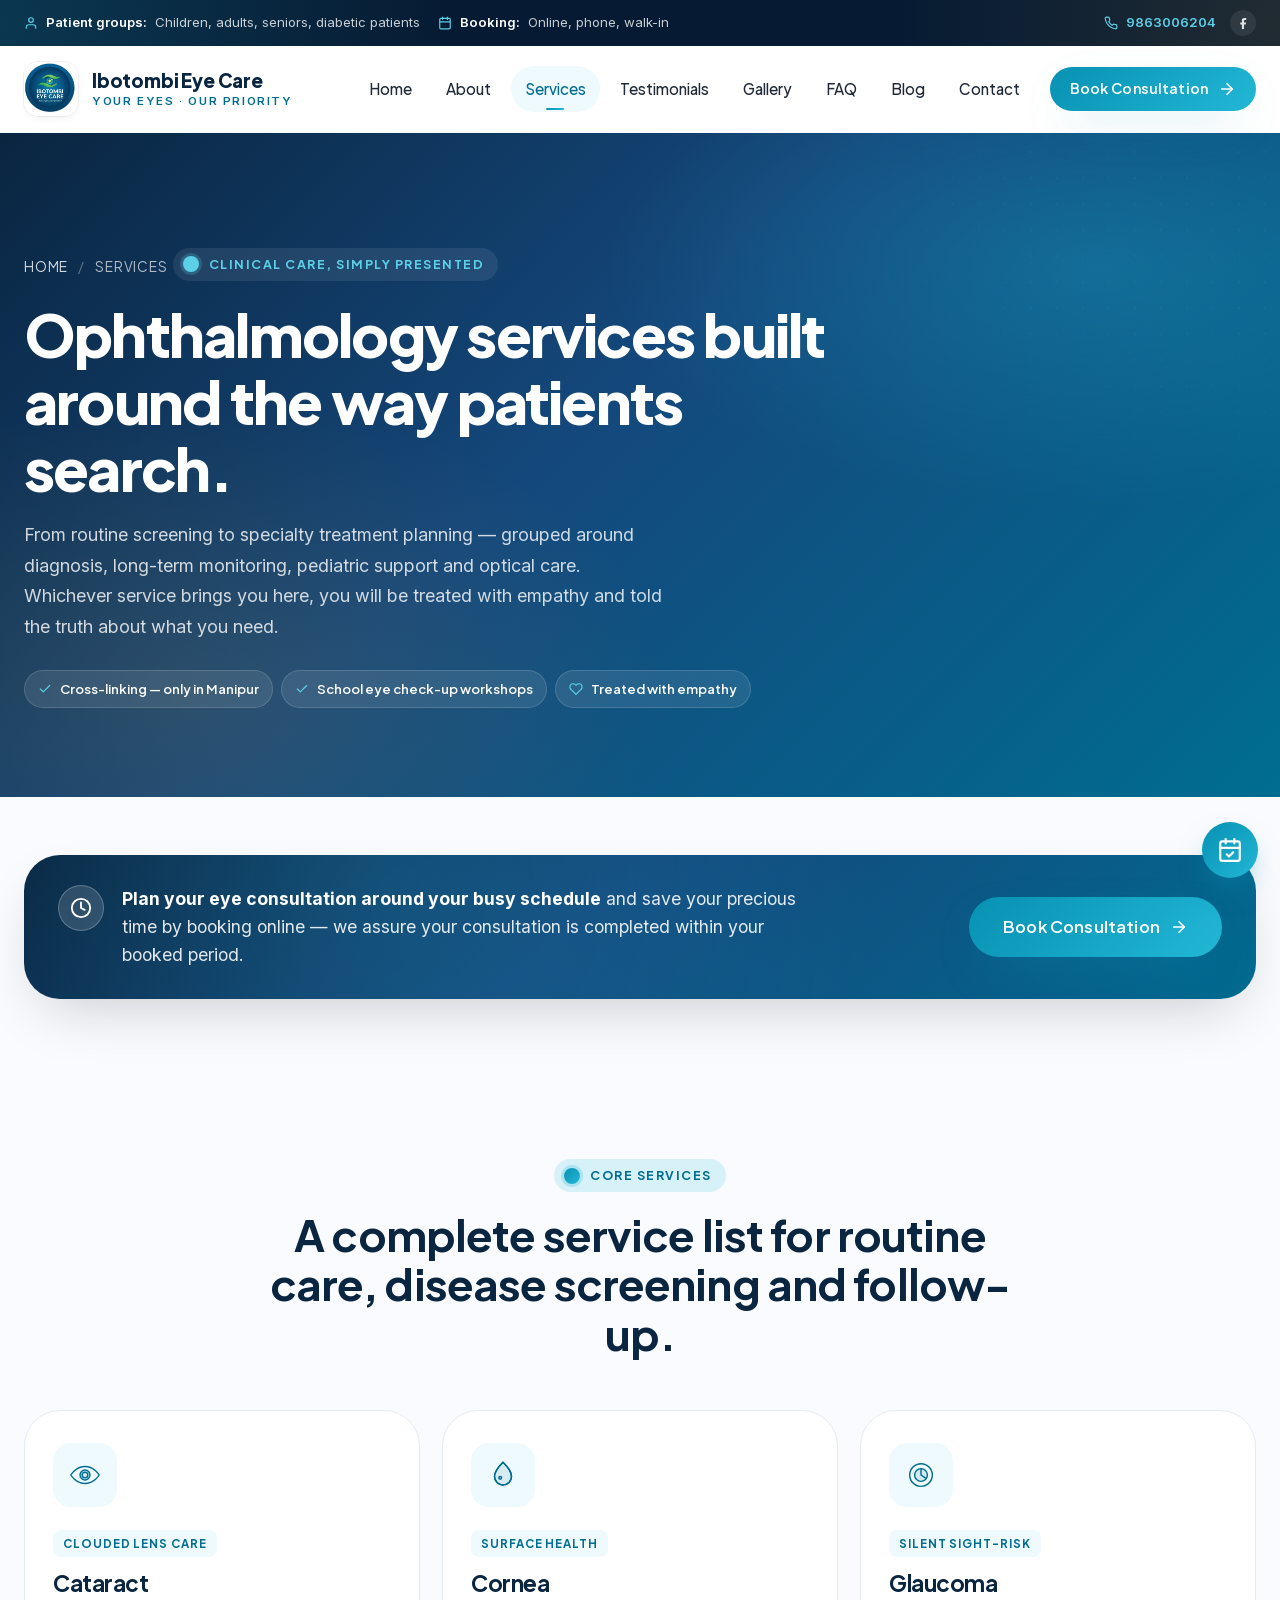
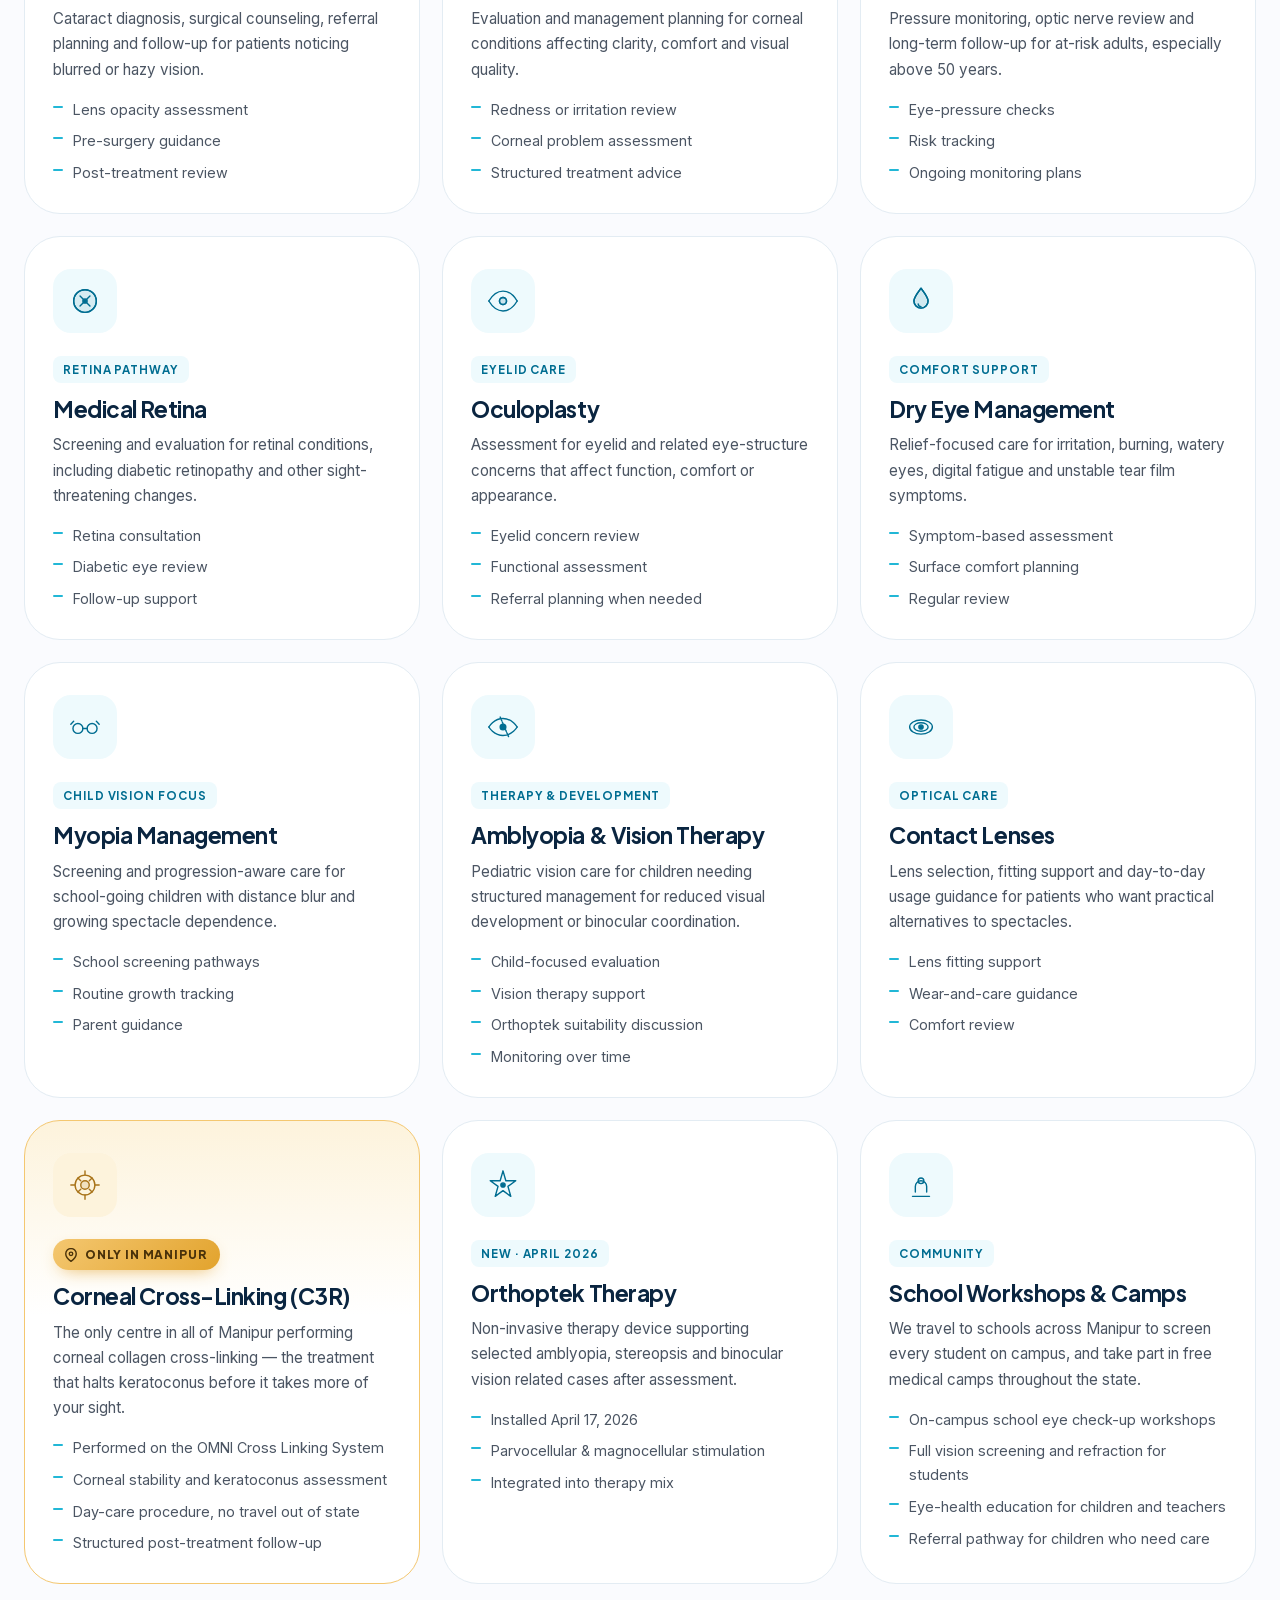
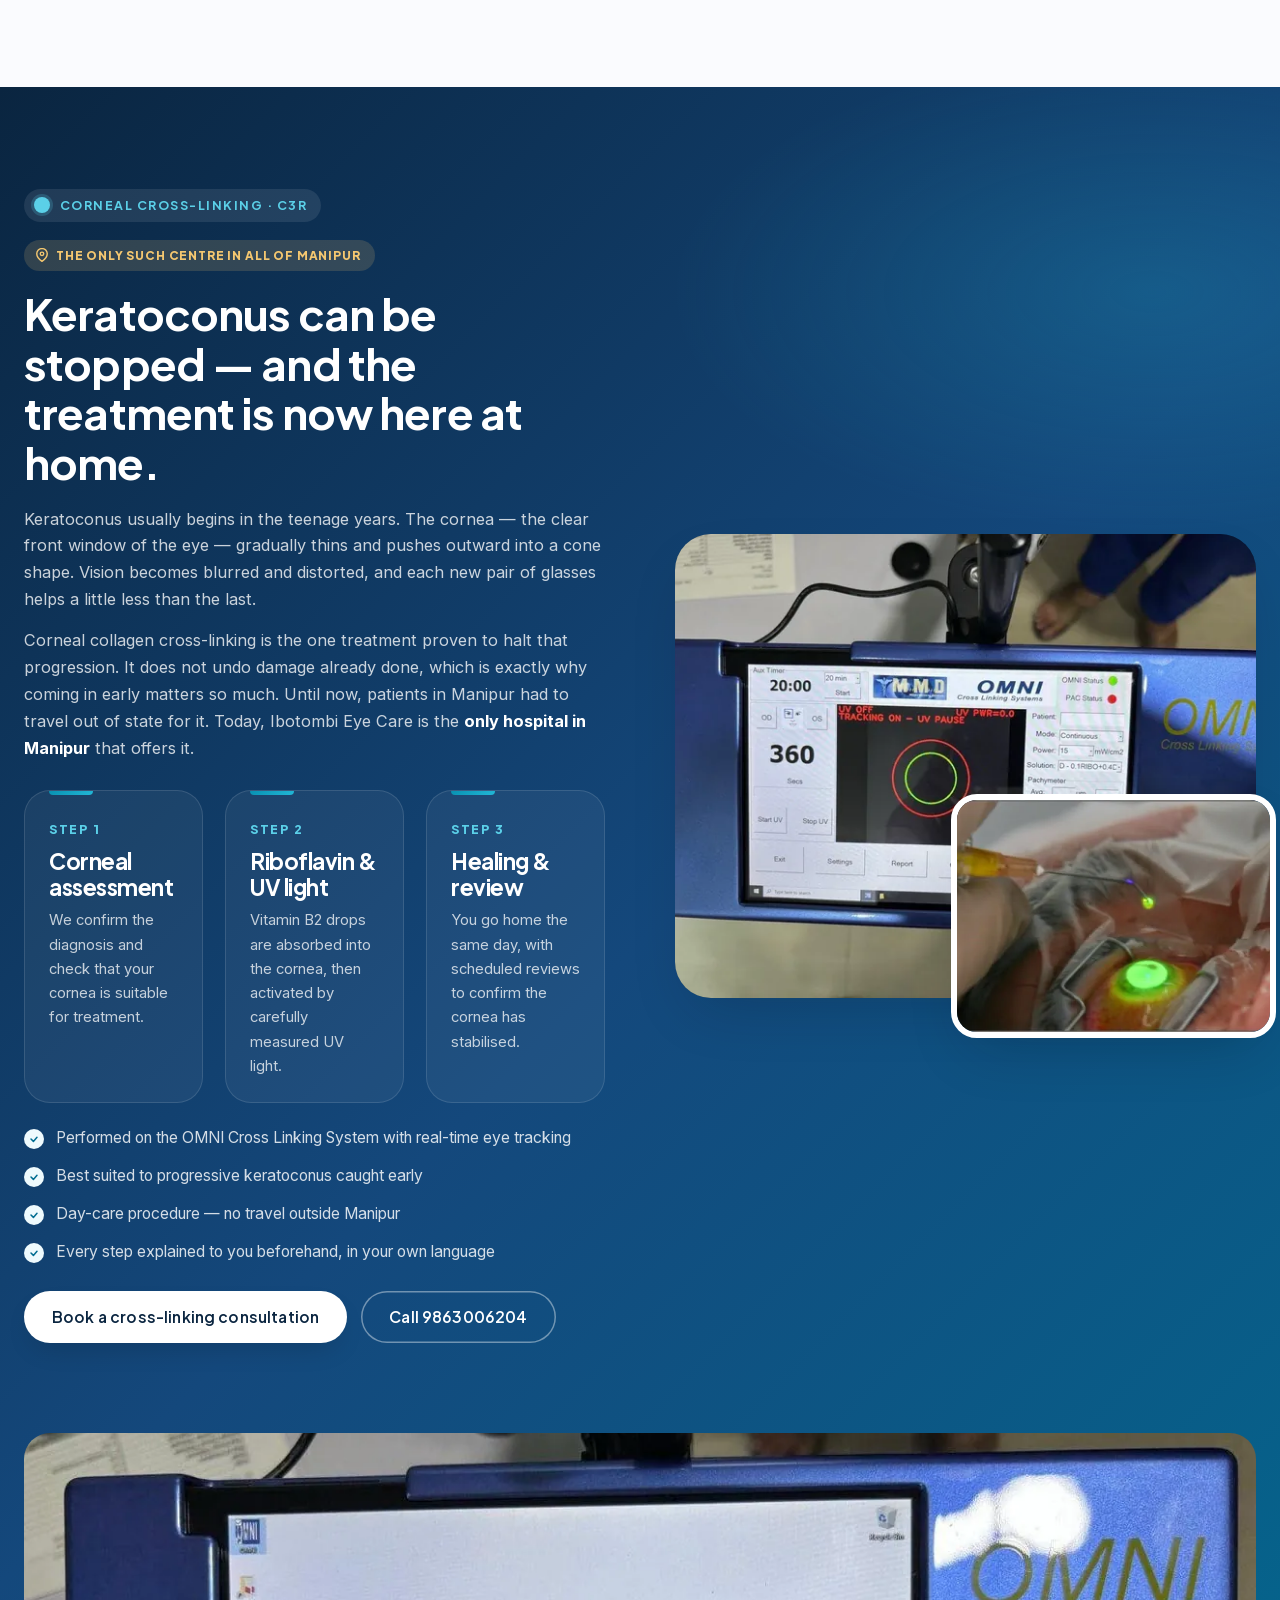
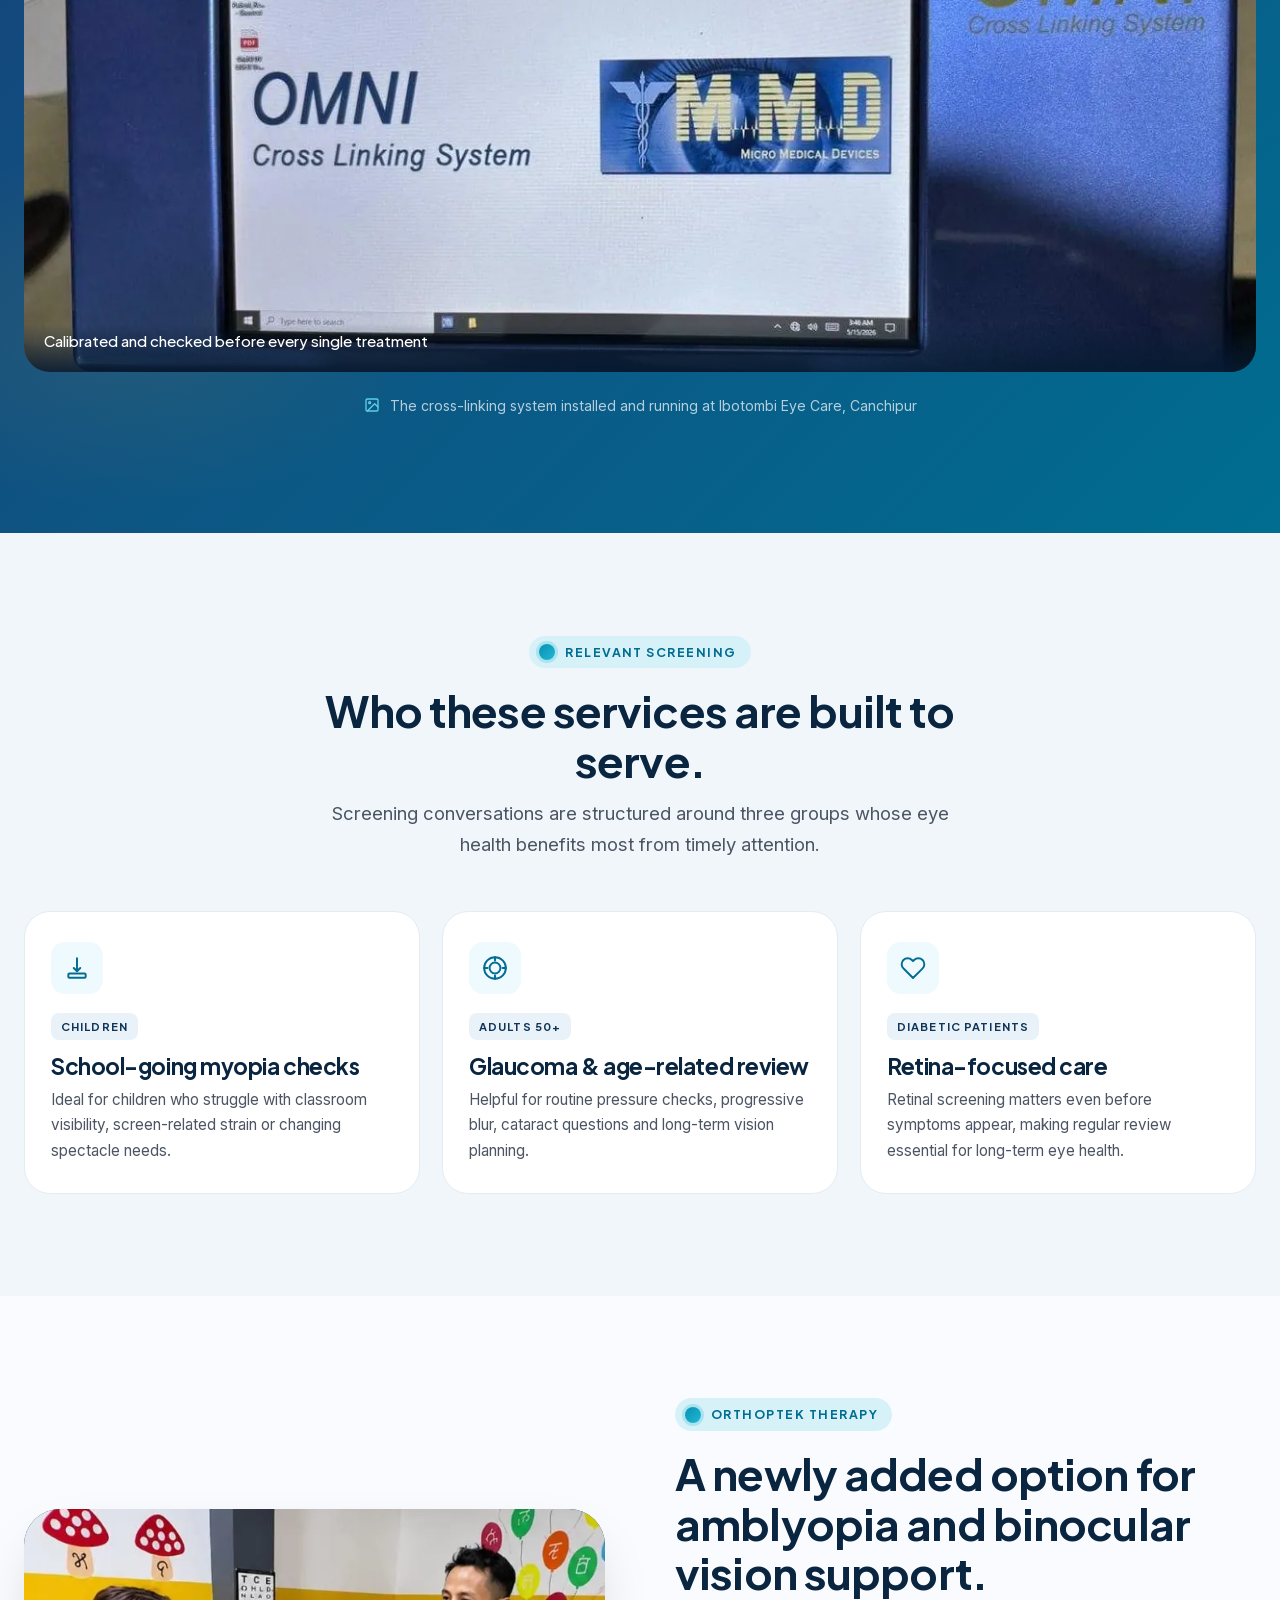
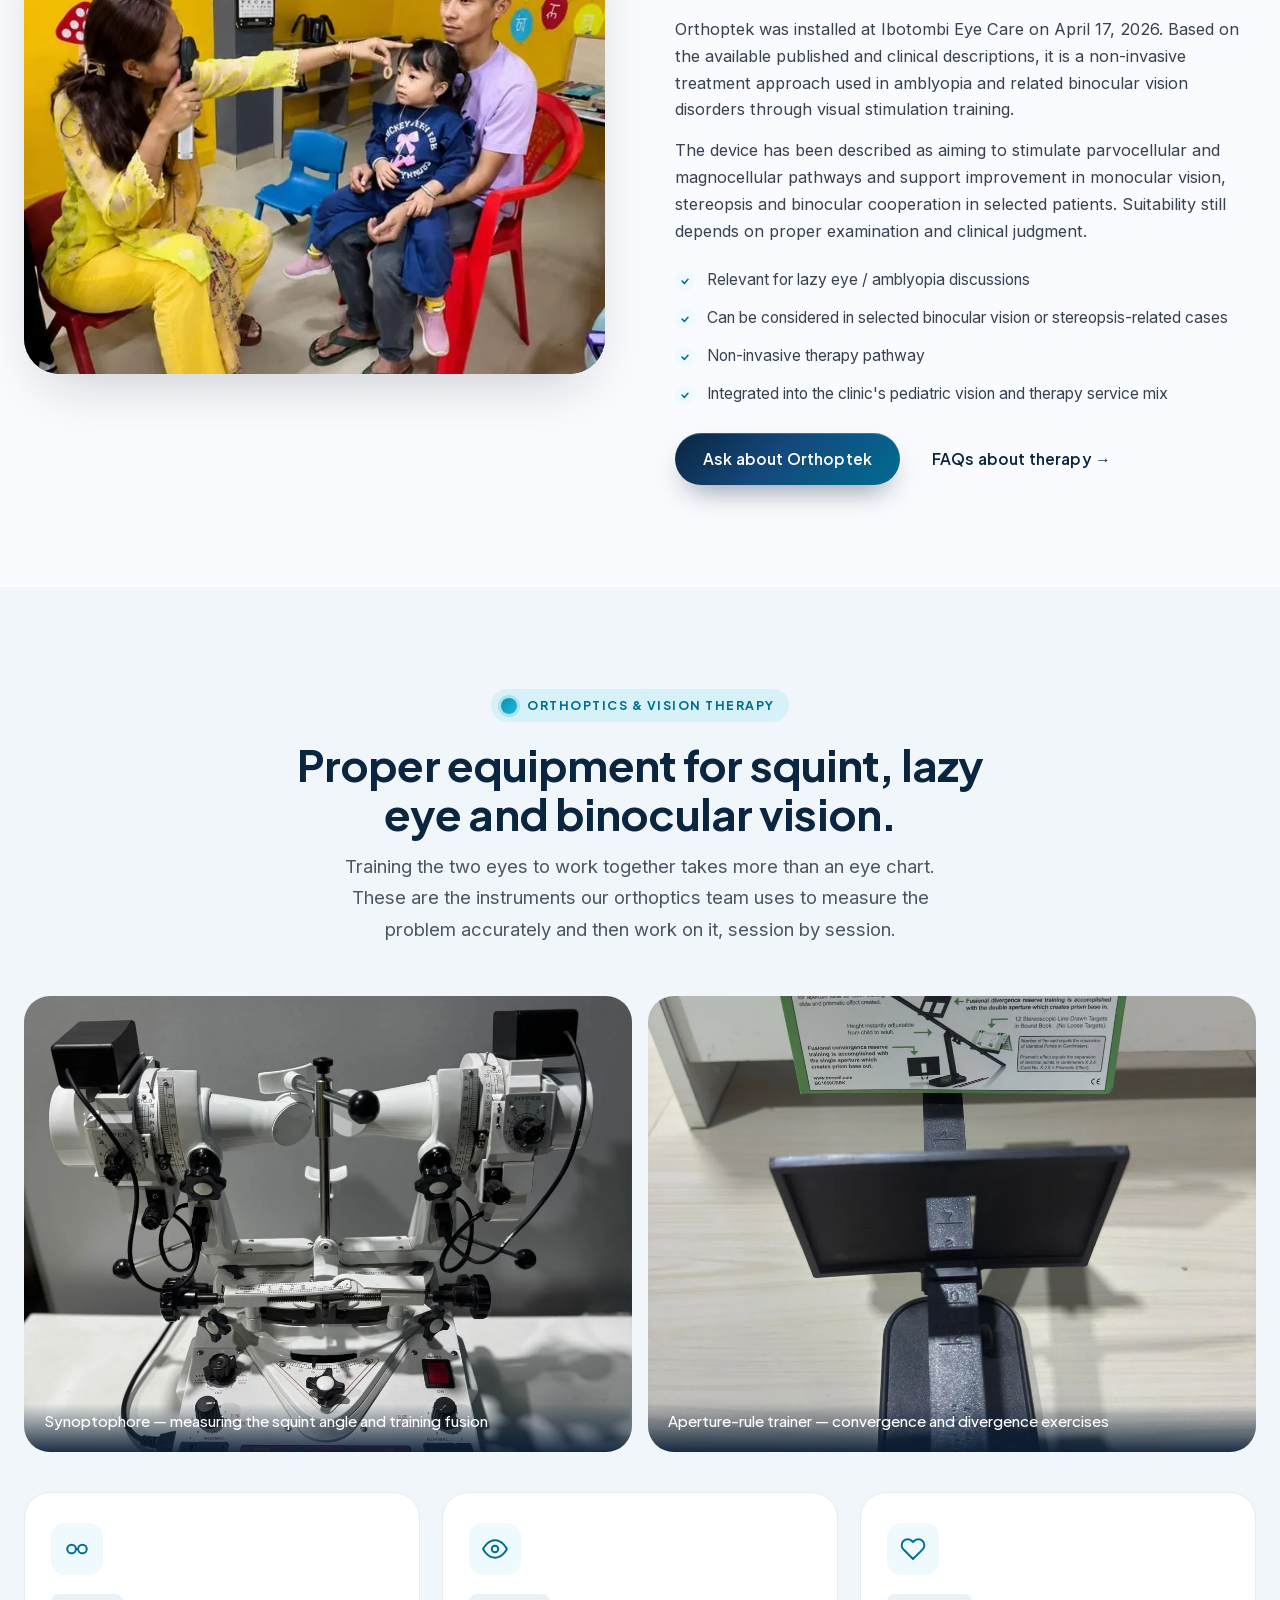
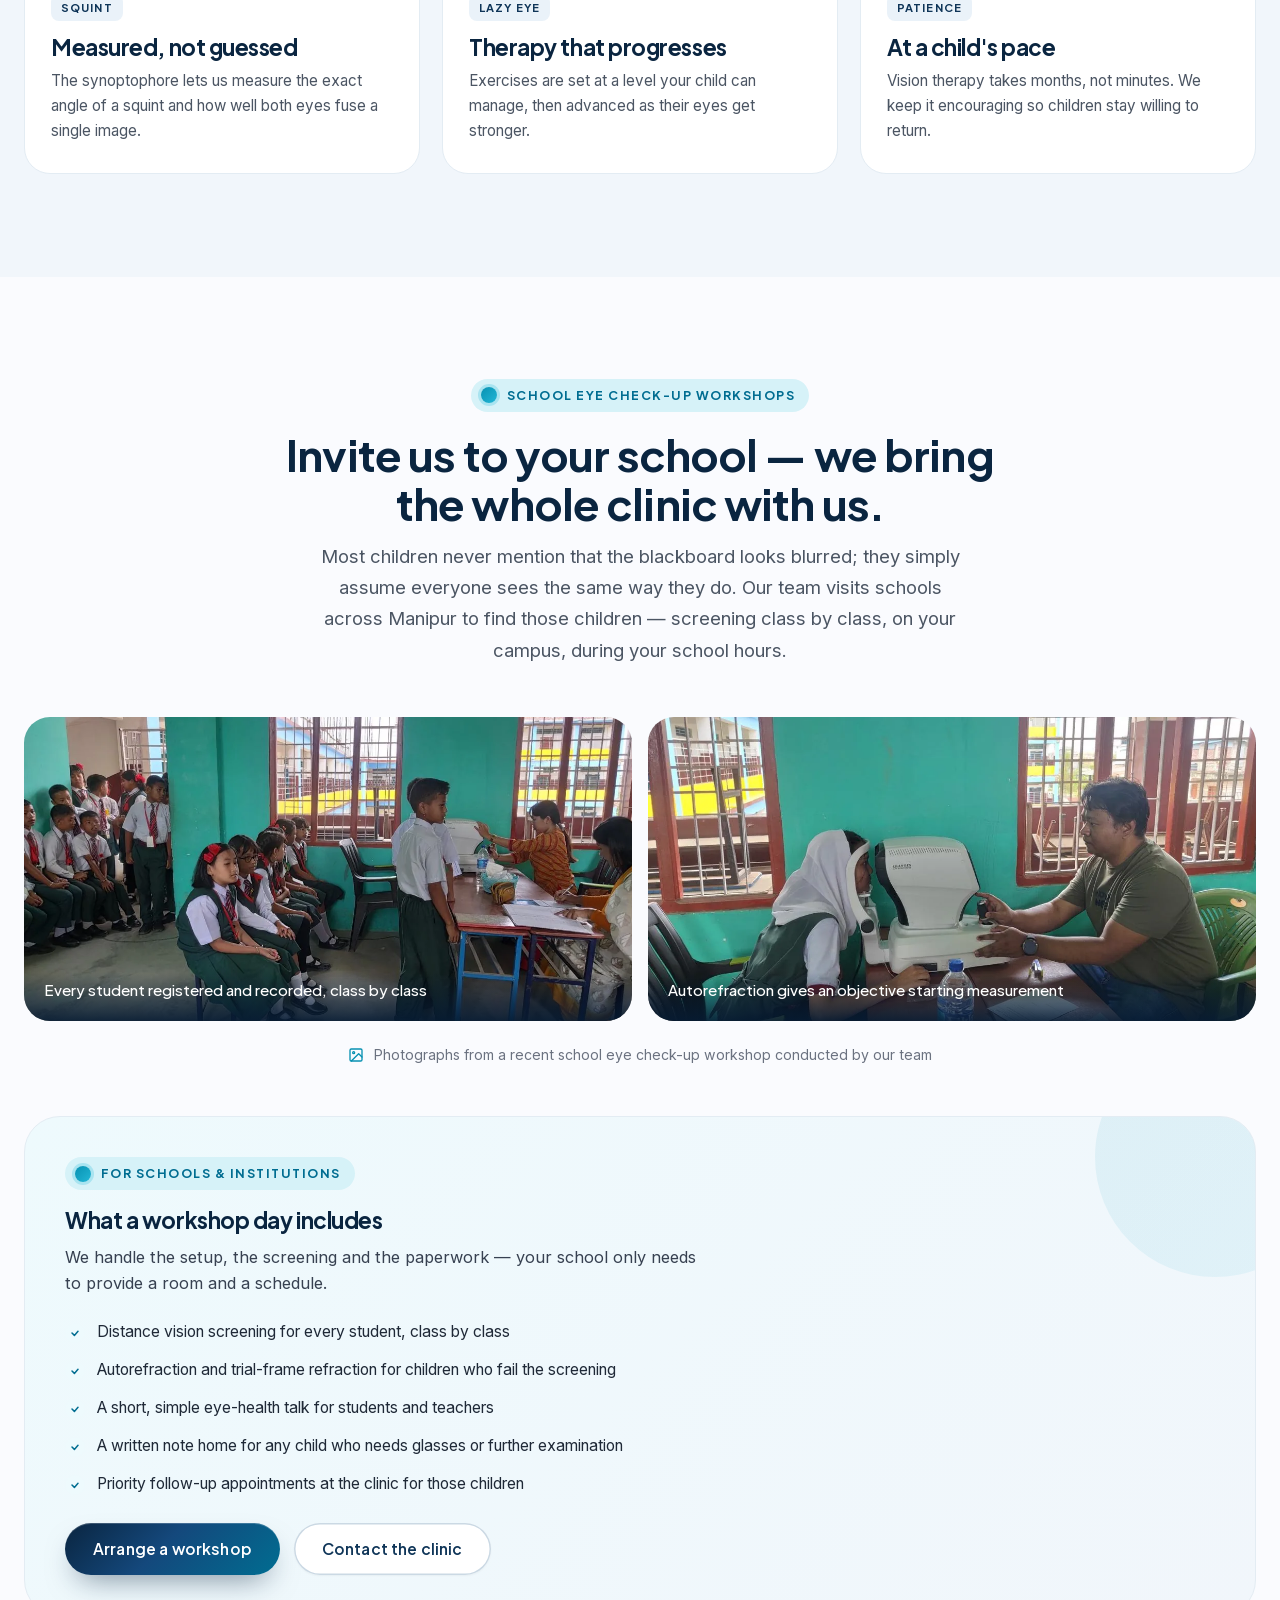
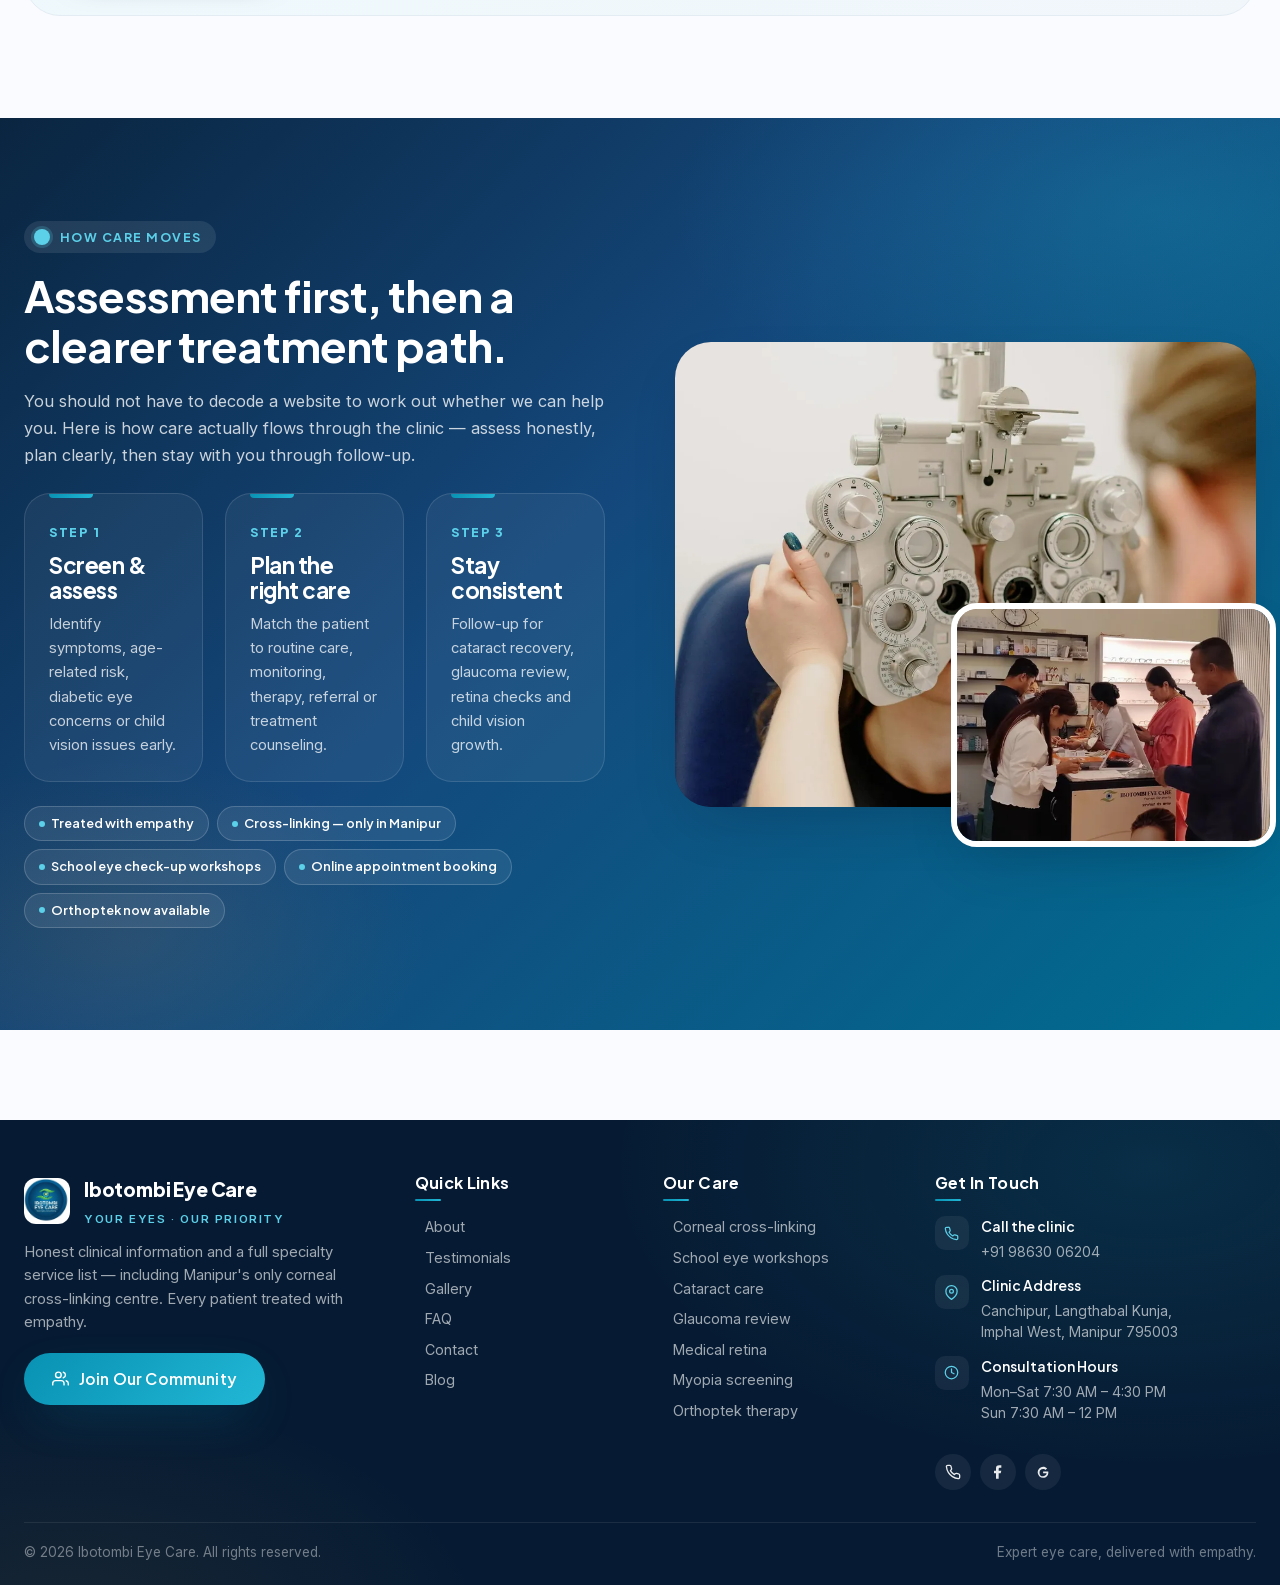
<file: services.html>
<!DOCTYPE html>
<html lang="en">
<head>
  <meta charset="UTF-8">
  <meta name="viewport" content="width=device-width, initial-scale=1.0">
  <title>Services | Ibotombi Eye Care</title>
  <meta name="description" content="Ibotombi Eye Care services — corneal cross-linking (C3R), the only centre in Manipur, plus cataract, cornea, glaucoma, medical retina, oculoplasty, dry eye, myopia, amblyopia, vision therapy, contact lenses, Orthoptek therapy and free school eye check-up workshops. Treated with empathy.">
  <link rel="canonical" href="https://ibotombi-eye-care.netlify.app/services.html">
  <meta property="og:type" content="website">
  <meta property="og:site_name" content="Ibotombi Eye Care">
  <meta property="og:locale" content="en_IN">
  <meta property="og:url" content="https://ibotombi-eye-care.netlify.app/services.html">
  <meta property="og:title" content="Services | Ibotombi Eye Care">
  <meta property="og:description" content="Ibotombi Eye Care services — corneal cross-linking (C3R), the only centre in Manipur, plus cataract, cornea, glaucoma, medical retina, oculoplasty, dry eye, myopia, amblyopia, vision therapy, contact lenses, Orthoptek therapy and free school eye check-up workshops. Treated with empathy.">
  <meta property="og:image" content="https://ibotombi-eye-care.netlify.app/assets/images/og-cover.jpg">
  <meta property="og:image:secure_url" content="https://ibotombi-eye-care.netlify.app/assets/images/og-cover.jpg">
  <meta property="og:image:type" content="image/jpeg">
  <meta property="og:image:width" content="1200">
  <meta property="og:image:height" content="630">
  <meta property="og:image:alt" content="Ibotombi Eye Care — Your eyes, Our priority">
  <meta name="twitter:card" content="summary_large_image">
  <meta name="twitter:title" content="Services | Ibotombi Eye Care">
  <meta name="twitter:description" content="Ibotombi Eye Care services — corneal cross-linking (C3R), the only centre in Manipur, plus cataract, cornea, glaucoma, medical retina, oculoplasty, dry eye, myopia, amblyopia, vision therapy, contact lenses, Orthoptek therapy and free school eye check-up workshops. Treated with empathy.">
  <meta name="twitter:image" content="https://ibotombi-eye-care.netlify.app/assets/images/og-cover.jpg">
  <meta name="twitter:image:alt" content="Ibotombi Eye Care — Your eyes, Our priority">
  <meta name="theme-color" content="#0A2540">
  <link rel="icon" href="assets/images/logo.jpeg">
  <!-- Typefaces are embedded in this page's <style> as base64 woff2:
       no font file, no font request, nothing shared with the other pages. -->
  <!-- BUILD:CSS -->
  <style>@font-face {
  font-family: 'Inter';
  font-style: normal;
  font-weight: 400 700;
  font-display: swap;
  src: url([data-uri]) format('woff2');
  unicode-range: U+0020-007E, U+00A0, U+00A9, U+00B7, U+00D7, U+2013-2014, U+2018-2019, U+201C-201D, U+2026, U+20B9, U+2192, U+2605;
}
@font-face {
  font-family: 'Plus Jakarta Sans';
  font-style: normal;
  font-weight: 400 800;
  font-display: swap;
  src: url([data-uri]) format('woff2');
  unicode-range: U+0020-007E, U+00A0, U+00A9, U+00B7, U+00D7, U+2013-2014, U+2018-2019, U+201C-201D, U+2026, U+20B9, U+2192, U+2605;
}
    /* Generated by build.py from src/site.css — the rules services.html uses.
       Edit src/site.css, then run: python3 build.py */
    :root {

      --navy-900: #061B33;
      --navy-800: #0A2540;
      --navy-700: #0F3558;
      --teal-600: #006D91;
      --teal-500: #0891B2;
      --teal-400: #22B7D6;
      --teal-300: #5BD0E8;
      --teal-100: #D6F2F8;
      --teal-50:  #EEFAFD;
      --gold-500: #E2A32D;
      --gold-400: #F4C770;
      --gold-100: #FDF3DC;


      --ink-700: #1F2937;
      --ink-600: #374151;
      --ink-500: #4B5563;
      --ink-400: #6B7280;
      --paper:   #FFFFFF;
      --cream:   #FAFBFE;


      --bg:             var(--cream);
      --bg-soft:        #F1F6FB;
      --bg-muted:       #EAF2F9;
      --surface-tint:   #F7FAFD;
      --text:           var(--ink-600);
      --text-soft:      var(--ink-500);
      --text-faint:     var(--ink-400);
      --heading:        var(--navy-800);
      --line:           #E3ECF3;
      --line-strong:    #CBD9E4;

      --accent-soft:    var(--teal-100);


      --grad-primary: linear-gradient(135deg, #0A2540 0%, #14487C 45%, #006D91 100%);
      --grad-accent:  linear-gradient(135deg, #0891B2 0%, #22B7D6 100%);
      --grad-soft:    linear-gradient(135deg, #EEFAFD 0%, #F1F6FB 100%);
      --grad-gold:    linear-gradient(135deg, #F4C770 0%, #E2A32D 100%);
      --grad-halo:    radial-gradient(circle at 30% 20%, rgba(34,183,214,0.18), transparent 55%),
                      radial-gradient(circle at 80% 30%, rgba(20,72,124,0.12), transparent 60%);


      --r-xs: 8px;
      --r-sm: 12px;
      --r-md: 18px;
      --r-lg: 26px;
      --r-xl: 36px;
      --r-pill: 999px;


      --sh-xs:   0 1px 2px rgba(11, 18, 32, 0.04);
      --sh-sm:   0 4px 12px -4px rgba(11, 18, 32, 0.08);
      --sh-md:   0 12px 30px -12px rgba(11, 18, 32, 0.14);
      --sh-lg:   0 24px 60px -20px rgba(11, 18, 32, 0.22);
      --sh-glow: 0 18px 50px -18px rgba(8, 145, 178, 0.45);
      --sh-ring: 0 0 0 1px rgba(11, 18, 32, 0.06);


      --ease-out:  cubic-bezier(0.22, 1, 0.36, 1);
      --ease-soft: cubic-bezier(0.4, 0, 0.2, 1);
      --dur-fast:  180ms;
      --dur-base:  320ms;
      --dur-slow:  560ms;


      --container: min(1240px, calc(100% - 48px));


      --font-sans: 'Inter', system-ui, -apple-system, 'Segoe UI', sans-serif;
      --font-display: 'Plus Jakarta Sans', 'Inter', sans-serif;
      --font-serif: 'Fraunces', 'Plus Jakarta Sans', serif;
    }
    *, *::before, *::after { box-sizing: border-box; }
    html { scroll-behavior: smooth; -webkit-text-size-adjust: 100%; }
    body {
      margin: 0;
      min-width: 320px;
      background: var(--bg);
      color: var(--text);
      font-family: var(--font-sans);
      font-size: 16px;
      line-height: 1.65;
      -webkit-font-smoothing: antialiased;
      -moz-osx-font-smoothing: grayscale;
      overflow-x: hidden;
    }
    img, video, svg { display: block; max-width: 100%; }
    a { color: inherit; text-decoration: none; transition: color var(--dur-fast) var(--ease-soft); }
    button, input, textarea, select { font: inherit; color: inherit; }
    button { cursor: pointer; background: none; border: none; }
    ::selection { background: rgba(8, 145, 178, 0.2); color: var(--navy-900); }
    html { scrollbar-color: var(--teal-400) transparent; }
    ::-webkit-scrollbar { width: 10px; height: 10px; }
    ::-webkit-scrollbar-thumb { background: linear-gradient(var(--teal-400), var(--teal-600)); border-radius: 10px; }
    ::-webkit-scrollbar-track { background: var(--bg-soft); }
    h1, h2, h3, h4, h5 {
      margin: 0 0 14px;
      color: var(--heading);
      font-family: var(--font-display);
      font-weight: 700;
      letter-spacing: -0.02em;
      line-height: 1.14;
    }
    h1 { font-size: clamp(2.3rem, 4.6vw, 3.9rem); font-weight: 800; letter-spacing: -0.03em; }
    h2 { font-size: clamp(1.9rem, 3.4vw, 2.8rem); }
    h3 { font-size: clamp(1.2rem, 2vw, 1.4rem); }
    h4 { font-size: 1.08rem; }
    p { margin: 0 0 14px; color: var(--text); font-size: 1.02rem; }
    .lead { font-size: 1.15rem; color: var(--text-soft); line-height: 1.7; }
    .container { width: var(--container); margin-inline: auto; }
    .section { padding: clamp(72px, 8vw, 120px) 0; position: relative; }
    .section.section-tight { padding: clamp(36px, 4.5vw, 64px) 0; }
    .section-header { max-width: 760px; margin-bottom: clamp(40px, 4vw, 60px); }
    .section-header.center { margin-inline: auto; text-align: center; }
    .section-header.center .eyebrow { margin-inline: auto; }
    .section-header h2 { margin-bottom: 12px; }
    .section-header .lead { margin-top: 10px; max-width: 640px; }
    .section-header.center .lead { margin-inline: auto; }
    .eyebrow {
      display: inline-flex;
      align-items: center;
      gap: 10px;
      padding: 6px 14px 6px 10px;
      margin-bottom: 18px;
      background: var(--accent-soft);
      color: var(--teal-600);
      font-family: var(--font-display);
      font-size: 0.78rem;
      font-weight: 700;
      letter-spacing: 0.12em;
      text-transform: uppercase;
      border-radius: var(--r-pill);
    }
    .eyebrow::before {
      content: "";
      width: 16px; height: 16px;
      border-radius: 50%;
      background: var(--grad-accent);
      box-shadow: 0 0 0 3px rgba(34, 183, 214, 0.25);
      flex-shrink: 0;
    }
    .eyebrow.on-dark { background: rgba(255,255,255,0.08); color: var(--teal-300); }
    .eyebrow.on-dark::before { background: var(--teal-300); box-shadow: 0 0 0 3px rgba(91, 208, 232, 0.22); }
    .button {
      --bh: 52px;
      display: inline-flex;
      align-items: center;
      justify-content: center;
      gap: 10px;
      height: var(--bh);
      padding: 0 28px;
      border-radius: var(--r-pill);
      font-family: var(--font-display);
      font-weight: 600;
      font-size: 0.98rem;
      letter-spacing: 0.01em;
      transition: transform var(--dur-base) var(--ease-out),
                  background var(--dur-base) var(--ease-out),
                  box-shadow var(--dur-base) var(--ease-out),
                  color var(--dur-fast) var(--ease-out);
      white-space: nowrap;
      position: relative;
      isolation: isolate;
    }
    .button-small { --bh: 44px; padding: 0 20px; font-size: 0.9rem; }
    .button-large { --bh: 60px; padding: 0 34px; font-size: 1.05rem; }
    .button svg { width: 18px; height: 18px; transition: transform var(--dur-base) var(--ease-out); }
    .button:hover svg { transform: translateX(3px); }
    .button-primary {
      background: var(--grad-primary);
      color: #fff !important;
      box-shadow: 0 14px 30px -12px rgba(10, 37, 64, 0.55),
                  inset 0 1px 0 rgba(255,255,255,0.2);
    }
    .button-primary:hover { transform: translateY(-2px); box-shadow: 0 22px 45px -16px rgba(8, 145, 178, 0.55); }
    .button-accent {
      background: var(--grad-accent);
      color: #fff !important;
      box-shadow: var(--sh-glow);
    }
    .button-accent:hover { transform: translateY(-2px); box-shadow: 0 24px 50px -14px rgba(8, 145, 178, 0.65); }
    .button-secondary {
      background: var(--paper);
      color: var(--navy-700) !important;
      box-shadow: inset 0 0 0 1.5px var(--line-strong), var(--sh-xs);
    }
    .button-secondary:hover { box-shadow: inset 0 0 0 1.5px var(--teal-500), var(--sh-sm); color: var(--teal-600) !important; transform: translateY(-1px); }
    .button-ghost {
      background: transparent;
      color: var(--heading) !important;
      padding: 0 18px;
    }
    .button-ghost:hover { color: var(--teal-600) !important; }
    .button-ghost::after {
      content: "";
      position: absolute;
      left: 18px; right: 18px; bottom: 14px;
      height: 1.5px;
      background: currentColor;
      transform: scaleX(0);
      transform-origin: left;
      transition: transform var(--dur-base) var(--ease-out);
    }
    .button-ghost:hover::after { transform: scaleX(1); }
    .button-light {
      background: #fff;
      color: var(--navy-800) !important;
      box-shadow: 0 12px 28px -10px rgba(0,0,0,0.18);
    }
    .button-light:hover { transform: translateY(-2px); box-shadow: 0 18px 36px -10px rgba(0,0,0,0.22); }
    .button-outline-light {
      background: transparent;
      color: #fff !important;
      box-shadow: inset 0 0 0 1.5px rgba(255,255,255,0.4);
    }
    .button-outline-light:hover { background: rgba(255,255,255,0.08); box-shadow: inset 0 0 0 1.5px rgba(255,255,255,0.9); }
    .topbar {
      background: var(--navy-900);
      color: #fff;
      font-size: 0.82rem;
      padding: 10px 0;
      position: relative;
      overflow: hidden;
    }
    .topbar::before {
      content: "";
      position: absolute; inset: 0;
      background: radial-gradient(circle at 0% 50%, rgba(34,183,214,0.18), transparent 35%),
                  radial-gradient(circle at 100% 50%, rgba(228,163,45,0.12), transparent 30%);
      pointer-events: none;
    }
    .topbar-inner {
      display: flex;
      justify-content: space-between;
      align-items: center;
      flex-wrap: wrap;
      gap: 12px;
      position: relative;
      z-index: 1;
    }
    .topbar-note {
      display: flex;
      flex-wrap: wrap;
      gap: 18px;
      align-items: center;
      color: rgba(255,255,255,0.78);
    }
    .topbar-note span { display: inline-flex; align-items: center; gap: 8px; }
    .topbar-note svg { width: 14px; height: 14px; color: var(--teal-300); }
    .topbar-note strong { color: #fff; font-weight: 600; }
    .topbar-actions { display: inline-flex; gap: 14px; align-items: center; }
    .topbar-link {
      color: var(--teal-300);
      font-weight: 600;
      display: inline-flex;
      gap: 8px;
      align-items: center;
    }
    .topbar-link:hover { color: #fff; }
    .topbar-link svg { width: 14px; height: 14px; }
    .topbar-socials { display: inline-flex; gap: 8px; }
    .topbar-socials a {
      width: 26px; height: 26px;
      border-radius: 50%;
      display: inline-flex; align-items: center; justify-content: center;
      background: rgba(255,255,255,0.08);
      color: rgba(255,255,255,0.85);
      transition: var(--dur-fast);
    }
    .topbar-socials a:hover { background: var(--teal-400); color: var(--navy-900); }
    .topbar-socials svg { width: 13px; height: 13px; }
    .site-header {
      position: sticky;
      top: 0;
      z-index: 60;
      background: transparent;
      border-bottom: 1px solid transparent;
      transition: border-color var(--dur-base), box-shadow var(--dur-base);
    }
    .site-header::before {
      content: "";
      position: absolute;
      inset: 0;
      z-index: -1;
      background: rgba(255, 255, 255, 0.88);
      backdrop-filter: saturate(180%) blur(16px);
      -webkit-backdrop-filter: saturate(180%) blur(16px);
      transition: background var(--dur-base);
      pointer-events: none;
    }
    .site-header.is-scrolled::before { background: rgba(255,255,255,0.96); }
    .site-header.is-scrolled {
      border-bottom-color: var(--line);
      box-shadow: 0 12px 30px -24px rgba(10,37,64,0.25);
    }
    body.nav-open .site-header { z-index: 90; }
    .nav-shell {
      display: flex;
      align-items: center;
      justify-content: space-between;
      padding: 16px 0;
      gap: 20px;
    }
    .brand { display: flex; align-items: center; gap: 14px; }
    .brand-logo {
      width: 54px; height: 54px;
      border-radius: 14px;
      background: var(--paper);
      box-shadow: var(--sh-sm), var(--sh-ring);
      overflow: hidden;
      display: grid;
      place-items: center;
      flex-shrink: 0;
    }
    .brand-logo img { width: 100%; height: 100%; object-fit: cover; }
    .brand-text { display: flex; flex-direction: column; line-height: 1.1; }
    .brand-title {
      color: var(--navy-800);
      font-family: var(--font-display);
      font-size: 1.18rem;
      font-weight: 800;
      letter-spacing: -0.01em;
    }
    .brand-tag {
      color: var(--teal-600);
      font-size: 0.72rem;
      font-weight: 600;
      letter-spacing: 0.14em;
      text-transform: uppercase;
      margin-top: 4px;
    }
    .nav-backdrop {
      position: fixed;
      inset: 0;
      background: rgba(6, 27, 51, 0.45);
      backdrop-filter: blur(2px);
      opacity: 0;
      visibility: hidden;
      transition: opacity 0.3s var(--ease-out), visibility 0.3s var(--ease-out);
      z-index: 65;
    }
    .nav-backdrop.is-visible { opacity: 1; visibility: visible; }
    .site-nav {
      display: flex;
      align-items: center;
      gap: 6px;
    }
    .site-nav a:not(.button) {
      position: relative;
      padding: 10px 14px;
      color: var(--ink-700);
      font-family: var(--font-display);
      font-weight: 500;
      font-size: 0.95rem;
      border-radius: var(--r-pill);
      transition: color var(--dur-fast), background var(--dur-fast);
    }
    .site-nav a:not(.button):hover {
      color: var(--teal-600);
      background: var(--teal-50);
    }
    .site-nav a[aria-current="page"]:not(.button) {
      color: var(--teal-600);
      background: var(--teal-50);
    }
    .site-nav a[aria-current="page"]:not(.button)::after {
      content: "";
      position: absolute;
      left: 50%; bottom: 2px;
      width: 18px; height: 2px;
      background: var(--grad-accent);
      border-radius: 2px;
      transform: translateX(-50%);
    }
    .site-nav .button { margin-left: 10px; }
    .nav-toggle {
      display: none;
      position: relative;
      z-index: 80;
      width: 48px; height: 48px;
      border-radius: var(--r-sm);
      background: var(--teal-50);
      color: var(--navy-800);
      align-items: center;
      justify-content: center;
    }
    .nav-toggle[aria-expanded="true"] { background: var(--navy-800); color: #fff; }
    .nav-toggle span { position: relative; display: block; width: 22px; height: 2px; background: currentColor; border-radius: 2px; transition: var(--dur-fast); }
    .nav-toggle span::before, .nav-toggle span::after {
      content: ""; position: absolute; left: 0; width: 22px; height: 2px; background: currentColor; border-radius: 2px; transition: var(--dur-fast);
    }
    .nav-toggle span::before { top: -7px; }
    .nav-toggle span::after { top: 7px; }
    .nav-toggle[aria-expanded="true"] span { background: transparent; }
    .nav-toggle[aria-expanded="true"] span::before { top: 0; transform: rotate(45deg); }
    .nav-toggle[aria-expanded="true"] span::after { top: 0; transform: rotate(-45deg); }
    .hero-badges {
      display: flex; flex-wrap: wrap; gap: 8px;
      margin-top: 26px;
    }
    .hero-badge {
      display: inline-flex; align-items: center; gap: 8px;
      padding: 8px 14px;
      background: var(--paper);
      border-radius: var(--r-pill);
      box-shadow: var(--sh-xs), var(--sh-ring);
      font-family: var(--font-display);
      font-size: 0.82rem;
      font-weight: 600;
      color: var(--navy-700);
    }
    .hero-badge svg { width: 14px; height: 14px; color: var(--teal-500); }
    .hero-actions {
      display: flex; gap: 14px; flex-wrap: wrap;
      margin-top: 34px;
    }
    .page-hero {
      position: relative;
      padding: clamp(80px, 9vw, 140px) 0 clamp(60px, 7vw, 100px);
      overflow: hidden;
      background: var(--grad-primary);
      color: #fff;
    }
    .page-hero::before {
      content: "";
      position: absolute; inset: 0;
      background:
        radial-gradient(800px 400px at 85% 20%, rgba(34,183,214,0.25), transparent 60%),
        radial-gradient(800px 500px at 15% 85%, rgba(228,163,45,0.12), transparent 60%);
      pointer-events: none;
    }
    .page-hero::after {
      content: "";
      position: absolute;
      top: -50%; right: -20%;
      width: 700px; height: 700px;
      background-image: radial-gradient(circle, rgba(255,255,255,0.04) 1px, transparent 1.5px);
      background-size: 26px 26px;
      opacity: 0.7;
      pointer-events: none;
      mask-image: radial-gradient(ellipse at center, black 40%, transparent 75%);
    }
    .page-hero-shell {
      position: relative;
      z-index: 1;
      max-width: 820px;
    }
    .page-hero .crumbs {
      display: inline-flex; align-items: center; gap: 10px;
      color: rgba(255,255,255,0.68);
      font-size: 0.85rem;
      letter-spacing: 0.06em;
      text-transform: uppercase;
      font-family: var(--font-display);
      margin-bottom: 22px;
    }
    .page-hero .crumbs a { color: rgba(255,255,255,0.82); }
    .page-hero .crumbs a:hover { color: #fff; }
    .page-hero .crumbs span { opacity: 0.5; }
    .page-hero h1 { color: #fff; margin-bottom: 18px; }
    .page-hero p { color: rgba(255,255,255,0.8); font-size: 1.12rem; max-width: 640px; line-height: 1.7; }
    .page-hero .hero-badges { margin-top: 28px; }
    .page-hero .hero-badge {
      background: rgba(255,255,255,0.09);
      color: #fff;
      box-shadow: inset 0 0 0 1px rgba(255,255,255,0.15);
    }
    .page-hero .hero-badge svg { color: var(--teal-300); }
    .split {
      display: grid;
      grid-template-columns: minmax(0, 1fr) minmax(0, 1fr);
      gap: 70px;
      align-items: center;
    }
    .split.reverse .split-copy { order: -1; }
    .split-copy h2 { margin-bottom: 18px; }
    .split-copy p { color: var(--text); }
    .split-copy p + p { margin-top: 4px; }
    .split-media {
      position: relative;
    }
    .split-media-main {
      position: relative;
      border-radius: var(--r-xl);
      overflow: hidden;
      box-shadow: var(--sh-lg);
      aspect-ratio: 5/4;
      background: var(--navy-700);
    }
    .split-media-main img { width: 100%; height: 100%; object-fit: cover; transition: transform 1s var(--ease-out); }
    .split-media-main:hover img { transform: scale(1.04); }
    .split-media-accent {
      position: absolute;

      bottom: -40px; right: -20px;
      width: 56%;
      aspect-ratio: 4/3;
      border-radius: var(--r-lg);
      overflow: hidden;
      box-shadow: var(--sh-lg);
      border: 6px solid var(--paper);
    }
    .split-media-accent img { width: 100%; height: 100%; object-fit: cover; }
    .check-list {
      list-style: none;
      padding: 0; margin: 22px 0 0;
      display: grid;
      gap: 12px;
    }
    .check-list li {
      display: flex; gap: 12px; align-items: flex-start;
      color: var(--ink-700);
      font-size: 0.98rem;
    }
    .check-list li::before {
      content: "";
      flex-shrink: 0;
      margin-top: 4px;
      width: 20px; height: 20px;
      border-radius: 50%;
      background: var(--teal-50) url("data:image/svg+xml;utf8,<svg xmlns='http://www.w3.org/2000/svg' viewBox='0 0 20 20' fill='none' stroke='%23006D91' stroke-width='2.5' stroke-linecap='round' stroke-linejoin='round'><polyline points='5 10 9 14 15 7'/></svg>") center/12px no-repeat;
    }
    .service-grid {
      display: grid;
      grid-template-columns: repeat(3, minmax(0, 1fr));
      gap: 22px;
    }
    .service-card {
      position: relative;
      background: var(--paper);
      border: 1px solid var(--line);
      border-radius: var(--r-xl);
      padding: 32px 28px 28px;
      transition: transform var(--dur-base) var(--ease-out),
                  box-shadow var(--dur-base),
                  border-color var(--dur-base);
      overflow: hidden;
      isolation: isolate;
    }
    .service-card::before {
      content: "";
      position: absolute;
      inset: 0;
      background: linear-gradient(180deg, rgba(34,183,214,0.08), transparent 60%);
      opacity: 0;
      transition: opacity var(--dur-base) var(--ease-out);
      z-index: -1;
    }
    .service-card:hover {
      transform: translateY(-6px);
      box-shadow: var(--sh-lg);
      border-color: var(--teal-300);
    }
    .service-card:hover::before { opacity: 1; }
    .service-card:hover .service-icon { background: var(--grad-accent); color: #fff; }
    .service-icon {
      width: 64px; height: 64px;
      border-radius: 18px;
      background: var(--teal-50);
      color: var(--teal-600);
      display: grid; place-items: center;
      margin-bottom: 22px;
      transition: background var(--dur-base), color var(--dur-base), transform var(--dur-base);
    }
    .service-icon svg { width: 34px; height: 34px; }
    .service-card:hover .service-icon { transform: scale(1.06) rotate(-4deg); }
    .service-tag {
      display: inline-block;
      padding: 4px 10px;
      background: var(--teal-50);
      color: var(--teal-600);
      font-family: var(--font-display);
      font-weight: 700;
      font-size: 0.72rem;
      text-transform: uppercase;
      letter-spacing: 0.08em;
      border-radius: var(--r-xs);
      margin-bottom: 14px;
    }
    .service-card h3 { margin-bottom: 10px; color: var(--navy-800); }
    .service-card p { color: var(--text-soft); font-size: 0.95rem; margin-bottom: 0; }
    .service-card ul {
      list-style: none; padding: 0; margin: 16px 0 0;
      display: grid; gap: 8px;
    }
    .service-card ul li {
      position: relative; padding-left: 20px;
      font-size: 0.9rem; color: var(--text-soft);
    }
    .service-card ul li::before {
      content: "";
      position: absolute; left: 0; top: 8px;
      width: 10px; height: 2px; border-radius: 2px;
      background: var(--teal-400);
    }
    .section-deep {
      background: var(--grad-primary);
      color: rgba(255,255,255,0.85);
      position: relative;
      overflow: hidden;
    }
    .section-deep::before {
      content: "";
      position: absolute; inset: 0;
      background:
        radial-gradient(800px 400px at 90% 10%, rgba(34,183,214,0.2), transparent 60%),
        radial-gradient(500px 300px at 10% 90%, rgba(228,163,45,0.1), transparent 60%);
      pointer-events: none;
    }
    .section-deep .eyebrow { background: rgba(255,255,255,0.09); color: var(--teal-300); }
    .section-deep .eyebrow::before { background: var(--teal-300); box-shadow: 0 0 0 3px rgba(91,208,232,0.2); }
    .section-deep h2, .section-deep h3, .section-deep strong { color: #fff; }
    .section-deep p, .section-deep span { color: rgba(255,255,255,0.78); }
    .section-deep .lead { color: rgba(255,255,255,0.84); }
    .section-deep .detail-list li { color: rgba(255,255,255,0.82); }
    .section-deep .chip {
      background: rgba(255,255,255,0.08);
      border-color: rgba(255,255,255,0.18);
      color: #fff;
    }
    .section-deep .chip::before { background: var(--teal-300); }
    .section-deep .timeline-card {
      background: rgba(255,255,255,0.05);
      border-color: rgba(255,255,255,0.12);
    }
    .section-deep .timeline-card:hover { border-color: var(--teal-300); background: rgba(255,255,255,0.08); }
    .section-deep .timeline-card strong { color: var(--teal-300); }
    .section-deep .timeline-card h3 { color: #fff; }
    .section-deep .timeline-card p { color: rgba(255,255,255,0.75); }
    .grid-3 {
      display: grid;
      grid-template-columns: repeat(3, minmax(0, 1fr));
      gap: 22px;
    }
    .feature-card {
      background: var(--paper);
      border: 1px solid var(--line);
      border-radius: var(--r-lg);
      padding: 30px 26px;
      transition: transform var(--dur-base), box-shadow var(--dur-base), border-color var(--dur-base);
    }
    .feature-card:hover { transform: translateY(-4px); box-shadow: var(--sh-md); border-color: var(--teal-300); }
    .feature-card .card-label {
      display: inline-block;
      padding: 4px 10px;
      background: var(--bg-muted);
      color: var(--navy-700);
      font-family: var(--font-display);
      font-size: 0.7rem; font-weight: 700;
      letter-spacing: 0.1em;
      text-transform: uppercase;
      border-radius: var(--r-xs);
      margin-bottom: 14px;
    }
    .feature-card-icon {
      width: 52px; height: 52px;
      border-radius: 14px;
      background: var(--teal-50);
      color: var(--teal-600);
      display: grid; place-items: center;
      margin-bottom: 18px;
    }
    .feature-card-icon svg { width: 26px; height: 26px; }
    .feature-card h3 { margin-bottom: 8px; color: var(--navy-800); }
    .feature-card p { color: var(--text-soft); margin: 0; font-size: 0.95rem; }
    .timeline-card {
      position: relative;
      background: var(--paper);
      border: 1px solid var(--line);
      border-radius: var(--r-lg);
      padding: 28px 24px 24px;
      overflow: hidden;
      transition: transform var(--dur-base), border-color var(--dur-base);
    }
    .timeline-card::before {
      content: "";
      position: absolute; left: 24px; top: 0;
      width: 44px; height: 4px;
      background: var(--grad-accent);
      border-radius: 0 0 6px 6px;
    }
    .timeline-card:hover { transform: translateY(-3px); border-color: var(--teal-300); }
    .timeline-card strong {
      display: block;
      font-family: var(--font-display);
      font-weight: 800;
      color: var(--teal-600);
      font-size: 0.78rem;
      text-transform: uppercase;
      letter-spacing: 0.14em;
      margin-bottom: 10px;
    }
    .timeline-card h3 { color: var(--navy-800); margin-bottom: 8px; }
    .timeline-card p { color: var(--text-soft); font-size: 0.92rem; margin: 0; }
    .mosaic-grid {
      display: grid;
      grid-template-columns: repeat(12, minmax(0, 1fr));
      gap: 16px;
      margin-top: 40px;
    }
    .mosaic-grid figure {
      margin: 0;
      border-radius: var(--r-lg);
      overflow: hidden;
      position: relative;
      background: var(--navy-700);
    }
    .mosaic-grid img {
      width: 100%; height: 100%; object-fit: cover;
      transition: transform 0.8s var(--ease-out);
    }
    .mosaic-grid figure:hover img { transform: scale(1.06); }
    .mosaic-grid figcaption {
      position: absolute;
      inset: auto 0 0 0;
      padding: 26px 20px 18px;
      color: #fff;
      font-family: var(--font-display);
      font-weight: 500;
      font-size: 0.94rem;
      background: linear-gradient(to top, rgba(6,27,51,0.9), rgba(6,27,51,0.0) 70%);
    }
    .span-12 { grid-column: span 12; aspect-ratio: 16/7; }
    .span-6 { grid-column: span 6; aspect-ratio: 2/1; }
    .only-tag {
      display: inline-flex;
      align-items: center;
      gap: 7px;
      padding: 6px 14px 6px 11px;
      border-radius: var(--r-pill);
      background: var(--grad-gold);
      color: #4A320A;
      font-family: var(--font-display);
      font-size: 0.74rem;
      font-weight: 800;
      letter-spacing: 0.07em;
      text-transform: uppercase;
      box-shadow: 0 6px 18px -8px rgba(226, 163, 45, 0.9);
    }
    .only-tag svg { width: 14px; height: 14px; flex-shrink: 0; }
    .only-tag.on-dark { background: rgba(244, 199, 112, 0.16); color: var(--gold-400); box-shadow: none; }
    .service-card.is-exclusive {
      border-color: var(--gold-400);
      background: linear-gradient(180deg, var(--gold-100) 0%, var(--paper) 42%);
    }
    .service-card.is-exclusive .service-icon { background: var(--gold-100); color: #A9741A; }
    .service-card.is-exclusive:hover { border-color: var(--gold-500); }
    .service-card.is-exclusive:hover .service-icon { background: var(--grad-gold); color: #4A320A; }
    .service-card.is-exclusive::before { background: linear-gradient(180deg, rgba(226,163,45,0.12), transparent 60%); }
    .service-card .only-tag { margin-bottom: 14px; }
    .proof-note {
      display: flex;
      align-items: center;
      gap: 10px;
      justify-content: center;
      margin-top: 22px;
      color: var(--text-faint);
      font-size: 0.88rem;
    }
    .proof-note svg { width: 16px; height: 16px; color: var(--teal-500); flex-shrink: 0; }
    .section-deep .proof-note { color: rgba(255, 255, 255, 0.7); }
    .section-deep .proof-note svg { color: var(--teal-300); }
    .booking-band {
      display: flex;
      align-items: center;
      justify-content: space-between;
      gap: 26px;
      flex-wrap: wrap;
      padding: 30px 34px;
      border-radius: var(--r-xl);
      background: var(--grad-primary);
      color: #fff;
      box-shadow: var(--sh-lg);
      position: relative;
      overflow: hidden;
    }
    .booking-band::before {
      content: "";
      position: absolute; inset: 0;
      background: var(--grad-halo);
      pointer-events: none;
    }
    .booking-band > * { position: relative; }
    .booking-band-copy { display: flex; gap: 18px; align-items: flex-start; max-width: 760px; }
    .booking-band-icon {
      flex-shrink: 0;
      width: 46px; height: 46px;
      border-radius: 50%;
      display: grid; place-items: center;
      background: rgba(255,255,255,0.14);
      border: 1px solid rgba(255,255,255,0.24);
      color: #fff;
    }
    .booking-band-icon svg { width: 22px; height: 22px; }
    .booking-band-copy p {
      margin: 0;
      font-size: 1.1rem;
      line-height: 1.6;
      color: rgba(255,255,255,0.88);
    }
    .booking-band-copy p strong { color: #fff; font-weight: 700; }
    .booking-band .button { flex-shrink: 0; }
    @media (max-width: 720px) {.booking-band { padding: 26px 22px; }
    .booking-band-copy p { font-size: 1rem; }
    .booking-band .button { width: 100%; justify-content: center; }
    }
    .notice-card {
      background: var(--grad-soft);
      border: 1px solid var(--line);
      border-radius: var(--r-xl);
      padding: 40px;
      position: relative;
      overflow: hidden;
    }
    .notice-card::before {
      content: "";
      position: absolute;
      right: -80px; top: -80px;
      width: 240px; height: 240px;
      background: var(--grad-accent);
      opacity: 0.08; border-radius: 50%;
    }
    .notice-card h3 { color: var(--navy-800); margin-bottom: 10px; }
    .notice-card p { color: var(--text); margin-bottom: 0; max-width: 640px; }
    .chip-row { display: flex; flex-wrap: wrap; gap: 8px; }
    .chip {
      display: inline-flex; align-items: center; gap: 6px;
      padding: 6px 14px;
      background: var(--paper);
      border: 1px solid var(--line);
      border-radius: var(--r-pill);
      font-family: var(--font-display);
      font-size: 0.8rem;
      font-weight: 600;
      color: var(--navy-700);
    }
    .chip::before { content: ""; width: 6px; height: 6px; border-radius: 50%; background: var(--teal-500); }
    .detail-list {
      list-style: none;
      padding: 0; margin: 22px 0 0;
      display: grid;
      gap: 12px;
    }
    .detail-list li {
      display: flex;
      align-items: flex-start;
      gap: 12px;
      color: var(--text);
      font-size: 0.98rem;
    }
    .detail-list li::before {
      content: "";
      flex-shrink: 0;
      margin-top: 4px;
      width: 20px; height: 20px;
      border-radius: 50%;
      background: var(--teal-50) url("data:image/svg+xml;utf8,<svg xmlns='http://www.w3.org/2000/svg' viewBox='0 0 20 20' fill='none' stroke='%23006D91' stroke-width='2.5' stroke-linecap='round' stroke-linejoin='round'><polyline points='5 10 9 14 15 7'/></svg>") center/12px no-repeat;
    }
    .site-footer {
      position: relative;
      background: var(--navy-900);
      color: rgba(255,255,255,0.7);
      padding: 54px 0 22px;
      margin-top: 90px;
      overflow: hidden;
    }
    .site-footer::before {
      content: "";
      position: absolute; inset: 0;
      background:
        radial-gradient(900px 500px at 90% 10%, rgba(34,183,214,0.12), transparent 60%),
        radial-gradient(700px 400px at 5% 110%, rgba(228,163,45,0.08), transparent 60%);
      pointer-events: none;
    }
    .footer-grid {
      display: grid;
      grid-template-columns: minmax(0, 1.5fr) minmax(0, 0.9fr) minmax(0, 1fr) minmax(0, 1.35fr);
      gap: 34px;
      position: relative;
      z-index: 1;
    }
    .footer-copy { max-width: 380px; }
    .footer-copy p { color: rgba(255,255,255,0.62); margin: 12px 0 0; font-size: 0.92rem; line-height: 1.6; }
    .footer-brand { display: flex; align-items: center; gap: 14px; }
    .footer-brand img {
      width: 46px; height: 46px;
      border-radius: 12px;
      background: var(--paper);
      object-fit: cover;
      flex-shrink: 0;
    }
    .footer-brand .brand-title { color: #fff; font-size: 1.2rem; }
    .footer-brand .brand-tag { color: var(--teal-300); }
    .social-links { display: flex; gap: 9px; margin-top: 18px; }
    .social-links a {
      width: 36px; height: 36px;
      border-radius: 50%;
      display: inline-flex; align-items: center; justify-content: center;
      background: rgba(255,255,255,0.06);
      color: rgba(255,255,255,0.9);
      transition: background var(--dur-fast), color var(--dur-fast), transform var(--dur-fast);
    }
    .social-links a:hover { background: var(--teal-500); color: #fff; transform: translateY(-2px); }
    .social-links a svg { width: 16px; height: 16px; }
    .footer-title {
      color: #fff;
      font-family: var(--font-display);
      font-size: 1rem;
      font-weight: 700;
      margin-bottom: 15px;
      letter-spacing: 0.02em;
      position: relative;
      padding-bottom: 9px;
    }
    .footer-title::after {
      content: ""; position: absolute;
      left: 0; bottom: 0;
      width: 26px; height: 2.5px;
      background: var(--grad-accent);
      border-radius: 3px;
    }
    .footer-links, .footer-contact {
      display: flex; flex-direction: column; gap: 9px;
    }
    .footer-links a {
      color: rgba(255,255,255,0.62);
      font-size: 0.9rem;
      display: inline-flex; align-items: flex-start; gap: 10px;
      line-height: 1.5;
    }
    .footer-links a { position: relative; width: fit-content; }
    .footer-links a:hover { color: var(--teal-300); padding-left: 4px; }
    .footer-links a::before {
      content: "→"; opacity: 0; width: 0; overflow: hidden; transition: var(--dur-fast);
    }
    .footer-links a:hover::before { opacity: 1; width: auto; margin-right: 2px; color: var(--teal-300); }
    .footer-contact { gap: 13px; }
    .fc-item { display: flex; align-items: flex-start; gap: 12px; }
    .fc-icon {
      flex-shrink: 0;
      width: 34px; height: 34px;
      border-radius: 10px;
      background: rgba(255, 255, 255, 0.06);
      color: var(--teal-300);
      display: grid; place-items: center;
      transition: background var(--dur-fast), color var(--dur-fast);
    }
    .fc-icon svg { width: 15px; height: 15px; }
    .fc-item:hover .fc-icon { background: var(--teal-500); color: #fff; }
    .fc-text { display: block; min-width: 0; }
    .fc-text strong {
      display: block;
      color: #fff;
      font-family: var(--font-display);
      font-size: 0.87rem;
      font-weight: 600;
      margin-bottom: 2px;
    }
    .fc-text a, .fc-text span {
      display: block;
      color: rgba(255, 255, 255, 0.62);
      font-size: 0.88rem;
      line-height: 1.5;
    }
    .fc-text a:hover { color: var(--teal-300); }
    .footer-contact .social-links { margin-top: 18px; }
    .footer-copy .button { margin-top: 18px; }
    .footer-copy .button svg { width: 17px; height: 17px; }
    .footer-bottom {
      margin-top: 32px;
      padding-top: 18px;
      border-top: 1px solid rgba(255,255,255,0.08);
      display: flex;
      justify-content: space-between;
      gap: 16px;
      flex-wrap: wrap;
      color: rgba(255,255,255,0.42);
      font-size: 0.85rem;
      position: relative;
    }
    .fab {
      position: fixed;
      bottom: 22px;
      right: 22px;
      z-index: 40;
      display: flex; flex-direction: column; gap: 12px;
      align-items: flex-end;
    }
    .fab-btn {
      width: 56px; height: 56px;
      border-radius: 50%;
      background: var(--grad-accent);
      color: #fff;
      display: grid; place-items: center;
      box-shadow: 0 14px 30px -10px rgba(8,145,178,0.55);
      transition: transform var(--dur-base);
      position: relative;
    }
    .fab-btn::after {
      content: "";
      position: absolute; inset: -6px;
      border-radius: 50%;
      box-shadow: 0 0 0 0 rgba(8,145,178,0.4);
      animation: pulse 2.4s infinite;
    }
    .fab-btn:hover { transform: scale(1.08); }
    .fab-btn svg { width: 26px; height: 26px; }
    .fab-to-top {
      width: 44px; height: 44px;
      border-radius: 50%;
      background: var(--navy-800);
      color: #fff;
      display: none;
      place-items: center;
      box-shadow: var(--sh-md);
      transition: transform var(--dur-base), background var(--dur-base);
    }
    .fab-to-top.is-visible { display: grid; }
    .fab-to-top:hover { background: var(--teal-500); transform: translateY(-3px); }
    .fab-to-top svg { width: 18px; height: 18px; }
    .reveal {
      opacity: 0;
      transform: translateY(24px);
      transition: opacity 0.7s var(--ease-out), transform 0.7s var(--ease-out);
    }
    .reveal.is-visible { opacity: 1; transform: translateY(0); }
    .preloader {
      position: fixed;
      inset: 0;
      width: 100vw;
      width: 100dvw;
      height: 100vh;
      height: 100dvh;
      min-height: 100vh;
      min-height: 100svh;
      z-index: 9999;
      display: grid;
      place-items: center;
      background:
        radial-gradient(ellipse at top, rgba(34,183,214,0.18), transparent 55%),
        radial-gradient(ellipse at bottom, rgba(228,163,45,0.08), transparent 55%),
        linear-gradient(160deg, #0A2540 0%, #061B33 60%, #0F3558 100%);
      transition: opacity 0.26s var(--ease-out), visibility 0.26s var(--ease-out);
      overflow: hidden;
      -webkit-overflow-scrolling: touch;
    }
    .preloader::before, .preloader::after {
      content: "";
      position: absolute;
      border-radius: 50%;
      pointer-events: none;
      filter: blur(60px);
    }
    .preloader::before {
      width: 340px; height: 340px;
      top: -80px; left: -60px;
      background: var(--grad-accent);
      opacity: 0.22;
      animation: preloader-drift 8s ease-in-out infinite;
    }
    .preloader::after {
      width: 280px; height: 280px;
      bottom: -60px; right: -40px;
      background: radial-gradient(circle, rgba(228,163,45,0.4), transparent 70%);
      opacity: 0.35;
      animation: preloader-drift 10s ease-in-out infinite reverse;
    }
    .preloader-stage {
      position: relative;
      z-index: 2;
      display: flex;
      flex-direction: column;
      align-items: center;
      gap: 28px;
      animation: preloader-in 600ms var(--ease-out) both;
    }
    .preloader-visual {
      position: relative;
      width: 180px; height: 180px;
      display: grid; place-items: center;
    }
    .preloader-ring, .preloader-ring-inner {
      position: absolute;
      inset: 0;
      width: 100%; height: 100%;
      pointer-events: none;
    }
    .preloader-ring { animation: preloader-spin 3.8s linear infinite; }
    .preloader-ring-inner {
      inset: 22px;
      width: calc(100% - 44px);
      height: calc(100% - 44px);
      animation: preloader-spin-reverse 3s linear infinite;
    }
    .preloader-ring circle, .preloader-ring-inner circle { fill: none; stroke-linecap: round; }
    .preloader-halo {
      position: absolute;
      inset: 38px;
      border-radius: 50%;
      background: radial-gradient(circle, rgba(34,183,214,0.55), rgba(34,183,214,0) 70%);
      animation: preloader-pulse 2s ease-in-out infinite;
    }
    .preloader-logo {
      position: relative;
      z-index: 2;
      width: 84px; height: 84px;
      border-radius: 50%;
      overflow: hidden;
      background: #fff;
      box-shadow:
        0 18px 40px -12px rgba(8,145,178,0.55),
        0 0 0 4px rgba(255,255,255,0.08),
        0 0 0 1px rgba(34,183,214,0.35);
      display: grid; place-items: center;
      animation: preloader-float 3.2s ease-in-out infinite;
    }
    .preloader-logo img {
      width: 100%; height: 100%; object-fit: cover;
    }
    .preloader-text { text-align: center; color: #fff; }
    .preloader-text strong {
      display: block;
      font-family: var(--font-display);
      font-size: 1.15rem;
      font-weight: 700;
      letter-spacing: 0.01em;
      margin-bottom: 8px;
      color: #fff;
    }
    .preloader-text .preloader-status {
      display: inline-flex;
      gap: 8px;
      align-items: center;
      color: var(--teal-300);
      font-family: var(--font-display);
      font-size: 0.72rem;
      font-weight: 600;
      letter-spacing: 0.24em;
      text-transform: uppercase;
    }
    .preloader-dots { display: inline-flex; gap: 4px; align-items: center; }
    .preloader-dots i {
      width: 5px; height: 5px; border-radius: 50%;
      background: var(--teal-400);
      animation: preloader-dot 1.4s ease-in-out infinite;
    }
    .preloader-dots i:nth-child(2) { animation-delay: 0.15s; }
    .preloader-dots i:nth-child(3) { animation-delay: 0.3s; }
    .preloader-bar {
      width: 200px; height: 3px;
      background: rgba(255,255,255,0.08);
      border-radius: var(--r-pill);
      overflow: hidden;
      position: relative;
    }
    .preloader-bar::after {
      content: "";
      position: absolute; inset: 0;
      width: 40%;
      background: var(--grad-accent);
      border-radius: var(--r-pill);
      animation: preloader-bar 1.6s ease-in-out infinite;
    }
    @media (max-width: 540px) {.preloader-visual { width: 150px; height: 150px; }
    .preloader-logo { width: 72px;  height: 72px; }
    .preloader-bar { width: 160px; }
    }
    @media (prefers-reduced-motion: reduce) {.preloader-ring, .preloader-ring-inner, .preloader-halo, .preloader-logo, .preloader-dots i, .preloader-bar::after, .preloader::before, .preloader::after { animation: none !important; }
    }
    .is-hidden { display: none !important; }
    @media (max-width: 1279px) {.site-nav {
        position: fixed;

        inset: 0 0 0 auto;
        width: min(360px, 100%);
        max-width: 100%;
        background: var(--paper);
        padding: 90px 24px calc(40px + env(safe-area-inset-bottom, 0px));
        padding-right: calc(24px + env(safe-area-inset-right, 0px));
        flex-direction: column;
        align-items: stretch;
        gap: 4px;
        transform: translateX(100%);
        transition: transform 0.36s var(--ease-out);
        box-shadow: -20px 0 60px -20px rgba(10,37,64,0.3);
        overflow-y: auto;
        overscroll-behavior: contain;
        -webkit-overflow-scrolling: touch;
        z-index: 70;
      }
    .site-nav.is-open { transform: translateX(0); }
    .site-nav.is-stowed { display: none; }
    .site-nav a:not(.button) {
        width: 100%;
        font-size: 1.02rem;
        padding: 14px 16px;
        border-radius: var(--r-md);
      }
    .site-nav a:not(.button)[aria-current="page"]::after { display: none; }
    .site-nav .button { margin: 14px 0 0; width: 100%; justify-content: center; }
    .nav-toggle { display: inline-flex; }
    .split-media-accent { bottom: -24px; right: -12px; }
    }
    @media (max-width: 1100px) {:root { --container: min(1000px, calc(100% - 40px)); }
    .split, .split.reverse { grid-template-columns: minmax(0, 1fr); gap: 50px; }
    .split.reverse .split-copy { order: 0; }
    .service-grid, .grid-3 { grid-template-columns: repeat(2, minmax(0, 1fr)); }
    .footer-grid { grid-template-columns: minmax(0, 1fr) minmax(0, 1fr); }
    .mosaic-grid { grid-template-columns: repeat(2, minmax(0, 1fr)); }
    .span-6, .span-12 { grid-column: span 1; aspect-ratio: 4/3; }
    .split-media-accent { bottom: -24px; right: -12px; }
    }
    @media (max-width: 820px) {:root { --container: calc(100% - 32px); }
    body { font-size: 15.5px; }
    h1 { font-size: clamp(1.95rem, 6vw, 2.6rem); }
    h2 { font-size: clamp(1.55rem, 5vw, 2.1rem); }
    .lead { font-size: 1.02rem; }
    .section { padding: 64px 0; }
    .section-header { margin-bottom: 36px; }
    .section-header .lead { margin-top: 8px; }
    .topbar { display: none; }
    .site-header { position: sticky; }
    .nav-shell { padding: 12px 0; gap: 12px; }
    .brand-logo { width: 44px; height: 44px; border-radius: 12px; }
    .brand-title { font-size: 1.02rem; }
    .brand-tag { font-size: 0.66rem; letter-spacing: 0.1em; }
    .page-hero { padding: 64px 0 52px; }
    .page-hero h1 { margin-bottom: 14px; }
    .page-hero p { font-size: 1rem; }
    .page-hero .crumbs { margin-bottom: 16px; font-size: 0.78rem; }
    .hero-badges { gap: 6px; margin-top: 18px; }
    .hero-badge { padding: 6px 12px; font-size: 0.76rem; }
    .hero-badge svg { width: 12px; height: 12px; }
    .hero-actions { margin-top: 24px; gap: 10px; }
    .service-grid, .grid-3 { grid-template-columns: repeat(2, minmax(0, 1fr)); gap: 16px; }
    .service-card { padding: 26px 22px 22px; }
    .service-icon { width: 54px; height: 54px; border-radius: 14px; margin-bottom: 16px; }
    .service-icon svg { width: 28px; height: 28px; }
    .split-media-main { aspect-ratio: 4/3; }
    .split-media-accent { bottom: -20px; right: -10px; width: 55%; border-width: 5px; }
    .timeline-card { padding: 22px 20px 18px; }
    .mosaic-grid { grid-template-columns: minmax(0, 1fr); }
    .notice-card { padding: 28px 24px; }
    .notice-card h3 { font-size: 1.2rem; }
    .site-footer { padding: 60px 0 26px; margin-top: 80px; }
    .footer-grid { grid-template-columns: minmax(0, 1fr) minmax(0, 1fr); gap: 32px; }
    .footer-brand img { width: 46px; height: 46px; }
    .footer-bottom { flex-direction: column; gap: 10px; margin-top: 40px; }
    .button { --bh: 48px; padding: 0 22px; font-size: 0.94rem; }
    .button-small { --bh: 40px; padding: 0 16px; font-size: 0.86rem; }
    .button-large { --bh: 54px; padding: 0 26px; font-size: 0.98rem; }
    .fab { bottom: 16px; right: 16px; gap: 10px; }
    .fab-btn { width: 52px; height: 52px; }
    .fab-btn svg { width: 24px; height: 24px; }
    .fab-to-top { width: 40px; height: 40px; }
    .preloader-visual { width: 150px; height: 150px; }
    .preloader-logo { width: 72px; height: 72px; }
    .preloader-bar { width: 170px; }
    }
    @media (max-width: 640px) {:root { --container: calc(100% - 24px); }
    h1 { font-size: clamp(1.75rem, 7vw, 2.2rem); letter-spacing: -0.02em; }
    h2 { font-size: clamp(1.4rem, 6vw, 1.85rem); }
    .lead { font-size: 1rem; }
    .service-grid, .grid-3, .mosaic-grid { grid-template-columns: minmax(0, 1fr); gap: 14px; }
    .footer-grid { grid-template-columns: repeat(2, minmax(0, 1fr)); gap: 28px 18px; }
    .footer-copy, .footer-grid > div:last-child { grid-column: 1 / -1; }
    .footer-copy { max-width: none; }
    .topbar-actions .topbar-socials { display: none; }
    .topbar-note span { font-size: 0.74rem; }
    .site-nav {
        width: 100%;
        padding: 88px 22px calc(32px + env(safe-area-inset-bottom, 0px));
      }
    .hero-actions { gap: 10px; }
    .hero-actions .button { flex: 1 1 100%; justify-content: center; }
    .page-hero { padding: 50px 0 44px; }
    .page-hero::after { display: none; }
    .section { padding: 52px 0; }
    .split-media-accent { bottom: -14px; right: -6px; width: 55%; border-width: 4px; }
    .service-card { padding: 24px 20px 20px; }
    .service-card h3 { font-size: 1.1rem; }
    .service-card p { font-size: 0.92rem; }
    .service-card ul li { font-size: 0.86rem; }
    .feature-card { padding: 24px 20px; }
    .notice-card { padding: 24px 20px; border-radius: var(--r-lg); }
    .chip-row { gap: 6px; }
    .chip { font-size: 0.76rem; padding: 5px 11px; }
    .site-footer { padding: 48px 0 24px; margin-top: 64px; }
    .footer-grid { gap: 30px; }
    .footer-copy { max-width: none; }
    .footer-links a, .fc-text a, .fc-text span { font-size: 0.88rem; }
    .detail-list { gap: 10px; }
    .detail-list li { font-size: 0.92rem; }
    .hero-actions .button { width: 100%; }
    .preloader-visual { width: 140px; height: 140px; }
    .preloader-logo { width: 68px; height: 68px; }
    .preloader-bar { width: 150px; }
    .preloader-text strong { font-size: 1.05rem; }
    .fab-btn { width: 50px; height: 50px; }
    .fab-btn svg { width: 22px; height: 22px; }
    .fab { bottom: 14px; right: 14px; }
    }
    @media (max-width: 420px) {:root { --container: calc(100% - 20px); }
    h1 { font-size: 1.65rem; }
    h2 { font-size: 1.3rem; }
    h3 { font-size: 1.05rem; }
    .section { padding: 44px 0; }
    .topbar { padding: 6px 0; font-size: 0.72rem; }
    .topbar-note span:nth-child(2) { display: none; }
    .brand-tag { display: none; }
    .brand-logo { width: 40px; height: 40px; }
    .hero-badges .hero-badge { padding: 5px 10px; font-size: 0.72rem; }
    .page-hero { padding: 40px 0 36px; }
    .page-hero p { font-size: 0.92rem; }
    .service-card { padding: 22px 18px 18px; }
    .feature-card { padding: 22px 18px; }
    .timeline-card { padding: 20px 18px 16px; }
    .notice-card { padding: 20px 18px; }
    .button { --bh: 46px; padding: 0 18px; font-size: 0.9rem; }
    .button-large { --bh: 50px; padding: 0 22px; font-size: 0.94rem; }
    .button-small { --bh: 38px; padding: 0 14px; font-size: 0.82rem; }
    .site-footer { padding: 40px 0 22px; margin-top: 48px; }
    .footer-title { margin-bottom: 16px; }
    .preloader-visual { width: 124px; height: 124px; }
    .preloader-logo { width: 60px; height: 60px; }
    .preloader-bar { width: 130px; height: 2px; }
    .preloader-text strong { font-size: 1rem; letter-spacing: 0; }
    .preloader-text .preloader-status { font-size: 0.66rem; letter-spacing: 0.2em; }
    }
    @media (prefers-reduced-motion: reduce) {*, *::before, *::after {
        animation-duration: 0.001ms !important;
        transition-duration: 0.001ms !important;
      }
    .reveal { opacity: 1; transform: none; }
    }
    img, video, iframe, svg, canvas { max-width: 100%; }
    img, video, iframe, canvas { height: auto; }
    iframe { max-width: 100%; border: 0; }
    p, li, td, th, dd, dt, blockquote, figcaption, h1, h2, h3, h4, h5, h6, .lead, .eyebrow { overflow-wrap: break-word; }
    .container > *, main, section { min-width: 0; }
    @media (hover: none) and (pointer: coarse) {a, button, .button, summary, [role="button"] { touch-action: manipulation; }
    .button:hover, .fab-btn:hover, .service-card:hover { transform: none; }
    }
    @media (max-width: 820px) {input, select, textarea { font-size: 16px; }
    .site-nav a, .footer-links a, .topbar-link { min-height: 44px; display: flex; align-items: center; }
    .social-links a, .topbar-socials a { min-width: 40px; min-height: 40px; }
    .page-hero .crumbs a, .fc-text a {
        display: inline-flex; align-items: center; min-height: 24px; padding-block: 3px;
      }
    .fab {
        bottom: calc(22px + env(safe-area-inset-bottom, 0px));
        right: calc(22px + env(safe-area-inset-right, 0px));
      }
    }
    body.nav-open {
      position: fixed;
      width: 100%;
      overflow: hidden;
    }
    @keyframes pulse {
      0%   { box-shadow: 0 0 0 0   rgba(8,145,178,0.45); }
      70%  { box-shadow: 0 0 0 22px rgba(8,145,178,0); }
      100% { box-shadow: 0 0 0 0   rgba(8,145,178,0); }
    }
    @keyframes drift {
      0% { transform: translate(0, 0); }
      50% { transform: translate(-8px, 10px); }
      100% { transform: translate(0, 0); }
    }
    @keyframes preloader-spin { to   { transform: rotate(360deg); } }
    @keyframes preloader-spin-reverse { to   { transform: rotate(-360deg); } }
    @keyframes preloader-pulse {
      0%, 100% { transform: scale(0.9); opacity: 0.55; }
      50%      { transform: scale(1.08); opacity: 1; }
    }
    @keyframes preloader-float {
      0%, 100% { transform: translateY(0); }
      50%      { transform: translateY(-6px); }
    }
    @keyframes preloader-dot {
      0%, 100% { opacity: 0.3; transform: scale(0.8); }
      50%      { opacity: 1;   transform: scale(1.25); }
    }
    @keyframes preloader-bar {
      0%   { transform: translateX(-100%); }
      50%  { transform: translateX(80%); }
      100% { transform: translateX(250%); }
    }
    @keyframes preloader-drift {
      0%, 100% { transform: translate(0,0) scale(1); }
      50%      { transform: translate(40px, 30px) scale(1.1); }
    }
    @keyframes preloader-in {
      from { opacity: 0; transform: translateY(10px) scale(0.98); }
      to   { opacity: 1; transform: translateY(0) scale(1); }
    }
  </style>
  <!-- /BUILD:CSS -->
</head>
<body>
  <!-- Preloader -->
  <div class="preloader" id="preloader" role="status" aria-live="polite" aria-label="Loading Ibotombi Eye Care">
    <div class="preloader-stage">
      <div class="preloader-visual">
        <svg class="preloader-ring" viewBox="0 0 100 100" aria-hidden="true">
          <defs>
            <linearGradient id="pl-ring-grad" x1="0" y1="0" x2="1" y2="1">
              <stop offset="0%"  stop-color="#22B7D6"/>
              <stop offset="50%" stop-color="#0891B2"/>
              <stop offset="100%" stop-color="#14487C"/>
            </linearGradient>
          </defs>
          <circle cx="50" cy="50" r="46" stroke="url(#pl-ring-grad)" stroke-width="2.2" stroke-dasharray="4 10"/>
        </svg>
        <svg class="preloader-ring-inner" viewBox="0 0 100 100" aria-hidden="true">
          <circle cx="50" cy="50" r="44" stroke="rgba(91,208,232,0.45)" stroke-width="1.2" stroke-dasharray="2 5"/>
        </svg>
        <div class="preloader-halo" aria-hidden="true"></div>
        <div class="preloader-logo">
          <img width="320" height="213" src="assets/images/logo.webp" alt="Ibotombi Eye Care logo">
        </div>
      </div>
      <div class="preloader-text">
        <strong>Ibotombi Eye Care</strong>
        <span class="preloader-status">Loading<span class="preloader-dots"><i></i><i></i><i></i></span></span>
      </div>
      <div class="preloader-bar" aria-hidden="true"></div>
    </div>
  </div>

  <div class="topbar">
    <div class="container topbar-inner">
      <div class="topbar-note">
        <span><svg viewBox="0 0 24 24" fill="none" stroke="currentColor" stroke-width="2" stroke-linecap="round" stroke-linejoin="round"><path d="M20 21v-2a4 4 0 0 0-4-4H8a4 4 0 0 0-4 4v2"/><circle cx="12" cy="7" r="4"/></svg><strong>Patient groups:</strong> Children, adults, seniors, diabetic patients</span>
        <span><svg viewBox="0 0 24 24" fill="none" stroke="currentColor" stroke-width="2" stroke-linecap="round" stroke-linejoin="round"><rect x="3" y="4" width="18" height="18" rx="2"/><line x1="16" y1="2" x2="16" y2="6"/><line x1="8" y1="2" x2="8" y2="6"/><line x1="3" y1="10" x2="21" y2="10"/></svg><strong>Booking:</strong> Online, phone, walk-in</span>
      </div>
      <div class="topbar-actions">
        <a class="topbar-link" href="tel:+919863006204"><svg viewBox="0 0 24 24" fill="none" stroke="currentColor" stroke-width="2" stroke-linecap="round" stroke-linejoin="round"><path d="M22 16.92v3a2 2 0 0 1-2.18 2 19.79 19.79 0 0 1-8.63-3.07 19.5 19.5 0 0 1-6-6A19.79 19.79 0 0 1 2.12 4.18 2 2 0 0 1 4.11 2h3a2 2 0 0 1 2 1.72 12.84 12.84 0 0 0 .7 2.81 2 2 0 0 1-.45 2.11L8.09 9.91a16 16 0 0 0 6 6l1.27-1.27a2 2 0 0 1 2.11-.45 12.84 12.84 0 0 0 2.81.7A2 2 0 0 1 22 16.92z"/></svg>9863006204</a>
        <span class="topbar-socials">
          <a href="https://www.facebook.com/profile.php?id=61552895129719" target="_blank" rel="noopener" aria-label="Facebook"><svg viewBox="0 0 24 24" fill="currentColor"><path d="M13 22v-8h3l1-4h-4V7.5c0-1.1.3-2 2-2h2V2h-3.2C10.3 2 9 3.7 9 6.2V10H6v4h3v8h4z"/></svg></a>
        </span>
      </div>
    </div>
  </div>

  <header class="site-header">
    <div class="container">
      <div class="nav-shell">
        <a class="brand" href="index.html" aria-label="Ibotombi Eye Care home">
          <span class="brand-logo"><img width="320" height="213" src="assets/images/logo.webp" alt="Ibotombi Eye Care logo"></span>
          <span class="brand-text">
            <span class="brand-title">Ibotombi Eye Care</span>
            <span class="brand-tag">Your eyes · Our priority</span>
          </span>
        </a>
        <button class="nav-toggle" type="button" aria-expanded="false" aria-label="Toggle navigation"><span></span></button>
        <nav class="site-nav" aria-label="Primary navigation">
          <a href="index.html">Home</a>
          <a href="about.html">About</a>
          <a href="services.html" aria-current="page">Services</a>
          <a href="testimonial.html">Testimonials</a>
          <a href="Gallery.html">Gallery</a>
          <a href="faq.html">FAQ</a>
          <a href="https://ibotombieyecare.com/blog" target="_blank" rel="noopener">Blog</a>
          <a href="contact.html">Contact</a>
          <a class="button button-accent button-small" href="https://ibotombieyecare.com/plan/93b36066-ad48-41c5-98ce-f38b37d0c2d0" target="_blank" rel="noopener">Book Consultation <svg viewBox="0 0 24 24" fill="none" stroke="currentColor" stroke-width="2.2" stroke-linecap="round" stroke-linejoin="round"><line x1="5" y1="12" x2="19" y2="12"/><polyline points="12 5 19 12 12 19"/></svg></a>
        </nav>
      </div>
    </div>
  </header>

  <main>

    <!-- Page hero -->
    <section class="page-hero">
      <div class="container">
        <div class="page-hero-shell reveal">
          <div class="crumbs"><a href="index.html">Home</a><span>/</span>Services</div>
          <span class="eyebrow on-dark">Clinical care, simply presented</span>
          <h1>Ophthalmology services built around the way patients search.</h1>
          <p>From routine screening to specialty treatment planning — grouped around diagnosis, long-term monitoring, pediatric support and optical care. Whichever service brings you here, you will be treated with empathy and told the truth about what you need.</p>
          <div class="hero-badges">
            <span class="hero-badge"><svg viewBox="0 0 24 24" fill="none" stroke="currentColor" stroke-width="2" stroke-linecap="round" stroke-linejoin="round"><polyline points="20 6 9 17 4 12"/></svg>Cross-linking — only in Manipur</span>
            <span class="hero-badge"><svg viewBox="0 0 24 24" fill="none" stroke="currentColor" stroke-width="2" stroke-linecap="round" stroke-linejoin="round"><polyline points="20 6 9 17 4 12"/></svg>School eye check-up workshops</span>
            <span class="hero-badge"><svg viewBox="0 0 24 24" fill="none" stroke="currentColor" stroke-width="2" stroke-linecap="round" stroke-linejoin="round"><path d="M20.84 4.6a5.5 5.5 0 0 0-7.78 0L12 5.67l-1.06-1.07a5.5 5.5 0 0 0-7.78 7.78l1.06 1.06L12 21.23l7.78-7.78 1.06-1.06a5.5 5.5 0 0 0 0-7.78z"/></svg>Treated with empathy</span>
          </div>
        </div>
      </div>
    </section>

    <!-- Booking promise -->
    <section class="section section-tight">
      <div class="container">
        <div class="booking-band reveal">
          <div class="booking-band-copy">
            <span class="booking-band-icon"><svg viewBox="0 0 24 24" fill="none" stroke="currentColor" stroke-width="2" stroke-linecap="round" stroke-linejoin="round"><circle cx="12" cy="12" r="10"/><polyline points="12 6 12 12 16 14"/></svg></span>
            <p><strong>Plan your eye consultation around your busy schedule</strong> and save your precious time by booking online — we assure your consultation is completed within your booked period.</p>
          </div>
          <a class="button button-accent button-large" href="https://ibotombieyecare.com/plan/93b36066-ad48-41c5-98ce-f38b37d0c2d0" target="_blank" rel="noopener">Book Consultation <svg viewBox="0 0 24 24" fill="none" stroke="currentColor" stroke-width="2.2" stroke-linecap="round" stroke-linejoin="round"><line x1="5" y1="12" x2="19" y2="12"/><polyline points="12 5 19 12 12 19"/></svg></a>
        </div>
      </div>
    </section>

    <!-- Core services grid -->
    <section class="section">
      <div class="container">
        <div class="section-header center reveal">
          <span class="eyebrow">Core services</span>
          <h2>A complete service list for routine care, disease screening and follow-up.</h2>
        </div>

        <div class="service-grid" data-stagger>
          <article class="service-card reveal">
            <div class="service-icon"><svg viewBox="0 0 48 48" fill="none" stroke="currentColor" stroke-width="2" stroke-linecap="round" stroke-linejoin="round"><path d="M4 24s7-12 20-12 20 12 20 12-7 12-20 12S4 24 4 24z"/><circle cx="24" cy="24" r="7" fill="currentColor" fill-opacity="0.12"/><circle cx="24" cy="24" r="4"/></svg></div>
            <span class="service-tag">Clouded lens care</span>
            <h3>Cataract</h3>
            <p>Cataract diagnosis, surgical counseling, referral planning and follow-up for patients noticing blurred or hazy vision.</p>
            <ul>
              <li>Lens opacity assessment</li>
              <li>Pre-surgery guidance</li>
              <li>Post-treatment review</li>
            </ul>
          </article>

          <article class="service-card reveal">
            <div class="service-icon"><svg viewBox="0 0 48 48" fill="none" stroke="currentColor" stroke-width="2" stroke-linecap="round" stroke-linejoin="round"><path d="M24 6c-8 8-12 14-12 20a12 12 0 0 0 24 0c0-6-4-12-12-20z" fill="currentColor" fill-opacity="0.1"/><path d="M24 6c-8 8-12 14-12 20a12 12 0 0 0 24 0c0-6-4-12-12-20z"/><circle cx="20" cy="28" r="2"/></svg></div>
            <span class="service-tag">Surface health</span>
            <h3>Cornea</h3>
            <p>Evaluation and management planning for corneal conditions affecting clarity, comfort and visual quality.</p>
            <ul>
              <li>Redness or irritation review</li>
              <li>Corneal problem assessment</li>
              <li>Structured treatment advice</li>
            </ul>
          </article>

          <article class="service-card reveal">
            <div class="service-icon"><svg viewBox="0 0 48 48" fill="none" stroke="currentColor" stroke-width="2" stroke-linecap="round" stroke-linejoin="round"><circle cx="24" cy="24" r="16"/><circle cx="24" cy="24" r="9" fill="currentColor" fill-opacity="0.12"/><path d="M24 15v9l6 4"/></svg></div>
            <span class="service-tag">Silent sight-risk</span>
            <h3>Glaucoma</h3>
            <p>Pressure monitoring, optic nerve review and long-term follow-up for at-risk adults, especially above 50 years.</p>
            <ul>
              <li>Eye-pressure checks</li>
              <li>Risk tracking</li>
              <li>Ongoing monitoring plans</li>
            </ul>
          </article>

          <article class="service-card reveal">
            <div class="service-icon"><svg viewBox="0 0 48 48" fill="none" stroke="currentColor" stroke-width="2" stroke-linecap="round" stroke-linejoin="round"><circle cx="24" cy="24" r="16" fill="currentColor" fill-opacity="0.1"/><circle cx="24" cy="24" r="16"/><circle cx="24" cy="24" r="3" fill="currentColor"/><path d="M24 24l7 7M24 24l-7-7M24 24l-7 7M24 24l7-7"/></svg></div>
            <span class="service-tag">Retina pathway</span>
            <h3>Medical Retina</h3>
            <p>Screening and evaluation for retinal conditions, including diabetic retinopathy and other sight-threatening changes.</p>
            <ul>
              <li>Retina consultation</li>
              <li>Diabetic eye review</li>
              <li>Follow-up support</li>
            </ul>
          </article>

          <article class="service-card reveal">
            <div class="service-icon"><svg viewBox="0 0 48 48" fill="none" stroke="currentColor" stroke-width="2" stroke-linecap="round" stroke-linejoin="round"><path d="M4 24c6-10 14-14 20-14s14 4 20 14"/><path d="M4 24c6 10 14 14 20 14s14-4 20-14"/><circle cx="24" cy="24" r="5" fill="currentColor" fill-opacity="0.15"/><circle cx="24" cy="24" r="5"/></svg></div>
            <span class="service-tag">Eyelid care</span>
            <h3>Oculoplasty</h3>
            <p>Assessment for eyelid and related eye-structure concerns that affect function, comfort or appearance.</p>
            <ul>
              <li>Eyelid concern review</li>
              <li>Functional assessment</li>
              <li>Referral planning when needed</li>
            </ul>
          </article>

          <article class="service-card reveal">
            <div class="service-icon"><svg viewBox="0 0 48 48" fill="none" stroke="currentColor" stroke-width="2" stroke-linecap="round" stroke-linejoin="round"><path d="M24 6c-6 8-10 13-10 18a10 10 0 0 0 20 0c0-5-4-10-10-18z" fill="currentColor" fill-opacity="0.12"/><path d="M24 6c-6 8-10 13-10 18a10 10 0 0 0 20 0c0-5-4-10-10-18z"/><path d="M20 28a4 4 0 0 0 4 4"/></svg></div>
            <span class="service-tag">Comfort support</span>
            <h3>Dry Eye Management</h3>
            <p>Relief-focused care for irritation, burning, watery eyes, digital fatigue and unstable tear film symptoms.</p>
            <ul>
              <li>Symptom-based assessment</li>
              <li>Surface comfort planning</li>
              <li>Regular review</li>
            </ul>
          </article>

          <article class="service-card reveal">
            <div class="service-icon"><svg viewBox="0 0 48 48" fill="none" stroke="currentColor" stroke-width="2" stroke-linecap="round" stroke-linejoin="round"><circle cx="14" cy="26" r="7"/><circle cx="34" cy="26" r="7"/><path d="M21 26h6M4 20l4-4M44 20l-4-4"/></svg></div>
            <span class="service-tag">Child vision focus</span>
            <h3>Myopia Management</h3>
            <p>Screening and progression-aware care for school-going children with distance blur and growing spectacle dependence.</p>
            <ul>
              <li>School screening pathways</li>
              <li>Routine growth tracking</li>
              <li>Parent guidance</li>
            </ul>
          </article>

          <article class="service-card reveal">
            <div class="service-icon"><svg viewBox="0 0 48 48" fill="none" stroke="currentColor" stroke-width="2" stroke-linecap="round" stroke-linejoin="round"><path d="M4 24s7-12 20-12 20 12 20 12"/><path d="M4 24s7 12 20 12 20-12 20-12"/><path d="M20 10l12 28" stroke-dasharray="2 2"/><circle cx="24" cy="24" r="4" fill="currentColor"/></svg></div>
            <span class="service-tag">Therapy &amp; development</span>
            <h3>Amblyopia &amp; Vision Therapy</h3>
            <p>Pediatric vision care for children needing structured management for reduced visual development or binocular coordination.</p>
            <ul>
              <li>Child-focused evaluation</li>
              <li>Vision therapy support</li>
              <li>Orthoptek suitability discussion</li>
              <li>Monitoring over time</li>
            </ul>
          </article>

          <article class="service-card reveal">
            <div class="service-icon"><svg viewBox="0 0 48 48" fill="none" stroke="currentColor" stroke-width="2" stroke-linecap="round" stroke-linejoin="round"><ellipse cx="24" cy="24" rx="16" ry="10"/><ellipse cx="24" cy="24" rx="10" ry="6"/><circle cx="24" cy="24" r="3" fill="currentColor"/></svg></div>
            <span class="service-tag">Optical care</span>
            <h3>Contact Lenses</h3>
            <p>Lens selection, fitting support and day-to-day usage guidance for patients who want practical alternatives to spectacles.</p>
            <ul>
              <li>Lens fitting support</li>
              <li>Wear-and-care guidance</li>
              <li>Comfort review</li>
            </ul>
          </article>

          <article class="service-card is-exclusive reveal">
            <div class="service-icon"><svg viewBox="0 0 48 48" fill="none" stroke="currentColor" stroke-width="2" stroke-linecap="round" stroke-linejoin="round"><circle cx="24" cy="24" r="14"/><circle cx="24" cy="24" r="6" fill="currentColor" fill-opacity="0.15"/><path d="M24 4v6M24 38v6M4 24h6M38 24h6"/><path d="M14 14l4 4M34 14l-4 4M14 34l4-4M34 34l-4-4"/></svg></div>
            <span class="only-tag">
              <svg viewBox="0 0 24 24" fill="none" stroke="currentColor" stroke-width="2.4" stroke-linecap="round" stroke-linejoin="round"><path d="M21 10c0 7-9 13-9 13s-9-6-9-13a9 9 0 1 1 18 0z"/><circle cx="12" cy="10" r="3"/></svg>
              Only in Manipur
            </span>
            <h3>Corneal Cross-Linking (C3R)</h3>
            <p>The only centre in all of Manipur performing corneal collagen cross-linking — the treatment that halts keratoconus before it takes more of your sight.</p>
            <ul>
              <li>Performed on the OMNI Cross Linking System</li>
              <li>Corneal stability and keratoconus assessment</li>
              <li>Day-care procedure, no travel out of state</li>
              <li>Structured post-treatment follow-up</li>
            </ul>
          </article>

          <article class="service-card reveal">
            <div class="service-icon"><svg viewBox="0 0 48 48" fill="none" stroke="currentColor" stroke-width="2" stroke-linecap="round" stroke-linejoin="round"><polygon points="24 4 28 18 42 18 31 26 35 40 24 32 13 40 17 26 6 18 20 18"/><circle cx="24" cy="24" r="3" fill="currentColor"/></svg></div>
            <span class="service-tag">New · April 2026</span>
            <h3>Orthoptek Therapy</h3>
            <p>Non-invasive therapy device supporting selected amblyopia, stereopsis and binocular vision related cases after assessment.</p>
            <ul>
              <li>Installed April 17, 2026</li>
              <li>Parvocellular &amp; magnocellular stimulation</li>
              <li>Integrated into therapy mix</li>
            </ul>
          </article>

          <article class="service-card reveal">
            <div class="service-icon"><svg viewBox="0 0 48 48" fill="none" stroke="currentColor" stroke-width="2" stroke-linecap="round" stroke-linejoin="round"><path d="M12 40h24M16 34v-8a8 8 0 0 1 16 0v8"/><circle cx="24" cy="18" r="4"/></svg></div>
            <span class="service-tag">Community</span>
            <h3>School Workshops &amp; Camps</h3>
            <p>We travel to schools across Manipur to screen every student on campus, and take part in free medical camps throughout the state.</p>
            <ul>
              <li>On-campus school eye check-up workshops</li>
              <li>Full vision screening and refraction for students</li>
              <li>Eye-health education for children and teachers</li>
              <li>Referral pathway for children who need care</li>
            </ul>
          </article>
        </div>
      </div>
    </section>

    <!-- Corneal cross-linking — exclusive in Manipur -->
    <section class="section section-deep" id="cross-linking">
      <div class="container">
        <div class="split">
          <div class="split-copy reveal">
            <span class="eyebrow on-dark">Corneal cross-linking · C3R</span>
            <div style="margin-bottom: 18px;">
              <span class="only-tag on-dark">
                <svg viewBox="0 0 24 24" fill="none" stroke="currentColor" stroke-width="2.4" stroke-linecap="round" stroke-linejoin="round"><path d="M21 10c0 7-9 13-9 13s-9-6-9-13a9 9 0 1 1 18 0z"/><circle cx="12" cy="10" r="3"/></svg>
                The only such centre in all of Manipur
              </span>
            </div>
            <h2>Keratoconus can be stopped — and the treatment is now here at home.</h2>
            <p>
              Keratoconus usually begins in the teenage years. The cornea — the clear front window of
              the eye — gradually thins and pushes outward into a cone shape. Vision becomes blurred
              and distorted, and each new pair of glasses helps a little less than the last.
            </p>
            <p>
              Corneal collagen cross-linking is the one treatment proven to halt that progression. It
              does not undo damage already done, which is exactly why coming in early matters so much.
              Until now, patients in Manipur had to travel out of state for it. Today, Ibotombi Eye
              Care is the <strong>only hospital in Manipur</strong> that offers it.
            </p>

            <div class="grid-3" style="margin-top: 28px;" data-stagger>
              <article class="timeline-card reveal">
                <strong>Step 1</strong>
                <h3>Corneal assessment</h3>
                <p>We confirm the diagnosis and check that your cornea is suitable for treatment.</p>
              </article>
              <article class="timeline-card reveal">
                <strong>Step 2</strong>
                <h3>Riboflavin &amp; UV light</h3>
                <p>Vitamin B2 drops are absorbed into the cornea, then activated by carefully measured UV light.</p>
              </article>
              <article class="timeline-card reveal">
                <strong>Step 3</strong>
                <h3>Healing &amp; review</h3>
                <p>You go home the same day, with scheduled reviews to confirm the cornea has stabilised.</p>
              </article>
            </div>

            <ul class="detail-list">
              <li>Performed on the OMNI Cross Linking System with real-time eye tracking</li>
              <li>Best suited to progressive keratoconus caught early</li>
              <li>Day-care procedure — no travel outside Manipur</li>
              <li>Every step explained to you beforehand, in your own language</li>
            </ul>

            <div class="hero-actions" style="margin-top: 26px;">
              <a class="button button-light" href="https://ibotombieyecare.com/plan/93b36066-ad48-41c5-98ce-f38b37d0c2d0" target="_blank" rel="noopener">Book a cross-linking consultation</a>
              <a class="button button-outline-light" href="tel:+919863006204">Call 9863006204</a>
            </div>
          </div>

          <div class="split-media reveal">
            <div class="split-media-main">
              <img decoding="async" width="1280" height="960" src="assets/images/crosslinking/c3r-omni-interface.webp" srcset="assets/images/crosslinking/c3r-omni-interface-640w.webp 640w, assets/images/crosslinking/c3r-omni-interface.webp 1280w" sizes="(max-width: 820px) 96vw, (max-width: 1100px) 100vw, 624px" alt="OMNI cross-linking console showing treatment mode, power and timing during a procedure" loading="lazy">
            </div>
            <div class="split-media-accent">
              <img decoding="async" width="471" height="305" src="assets/images/crosslinking/c3r-riboflavin-procedure.webp" alt="Riboflavin glowing on the cornea under UV light during a cross-linking procedure" loading="lazy">
            </div>
          </div>
        </div>

        <div class="mosaic-grid" style="margin-top: 90px;" data-stagger>
          <figure class="span-12 reveal">
            <img decoding="async" width="1280" height="787" src="assets/images/crosslinking/c3r-omni-startup.webp" srcset="assets/images/crosslinking/c3r-omni-startup-640w.webp 640w, assets/images/crosslinking/c3r-omni-startup.webp 1280w" sizes="(max-width: 820px) 100vw, (max-width: 1100px) 58vw, 1240px" alt="The OMNI Cross Linking System console at start-up, installed at Ibotombi Eye Care" loading="lazy">
            <figcaption>Calibrated and checked before every single treatment</figcaption>
          </figure>
        </div>

        <p class="proof-note reveal">
          <svg viewBox="0 0 24 24" fill="none" stroke="currentColor" stroke-width="2" stroke-linecap="round" stroke-linejoin="round"><rect x="3" y="3" width="18" height="18" rx="2"/><circle cx="8.5" cy="8.5" r="1.5"/><polyline points="21 15 16 10 5 21"/></svg>
          The cross-linking system installed and running at Ibotombi Eye Care, Canchipur
        </p>
      </div>
    </section>

    <!-- Relevant screening -->
    <section class="section" style="background: var(--bg-soft);">
      <div class="container">
        <div class="section-header center reveal">
          <span class="eyebrow">Relevant screening</span>
          <h2>Who these services are built to serve.</h2>
          <p class="lead">Screening conversations are structured around three groups whose eye health benefits most from timely attention.</p>
        </div>

        <div class="grid-3" data-stagger>
          <article class="feature-card reveal">
            <div class="feature-card-icon">
              <svg viewBox="0 0 24 24" fill="none" stroke="currentColor" stroke-width="1.8" stroke-linecap="round" stroke-linejoin="round"><path d="M12 3v12m0 0l-3-3m3 3 3-3"/><rect x="4" y="17" width="16" height="4" rx="1"/></svg>
            </div>
            <span class="card-label">Children</span>
            <h3>School-going myopia checks</h3>
            <p>Ideal for children who struggle with classroom visibility, screen-related strain or changing spectacle needs.</p>
          </article>
          <article class="feature-card reveal">
            <div class="feature-card-icon">
              <svg viewBox="0 0 24 24" fill="none" stroke="currentColor" stroke-width="1.8" stroke-linecap="round" stroke-linejoin="round"><circle cx="12" cy="12" r="10"/><circle cx="12" cy="12" r="5"/><path d="M12 2v3M12 19v3M2 12h3M19 12h3"/></svg>
            </div>
            <span class="card-label">Adults 50+</span>
            <h3>Glaucoma &amp; age-related review</h3>
            <p>Helpful for routine pressure checks, progressive blur, cataract questions and long-term vision planning.</p>
          </article>
          <article class="feature-card reveal">
            <div class="feature-card-icon">
              <svg viewBox="0 0 24 24" fill="none" stroke="currentColor" stroke-width="1.8" stroke-linecap="round" stroke-linejoin="round"><path d="M20.84 4.6a5.5 5.5 0 0 0-7.78 0L12 5.67l-1.06-1.07a5.5 5.5 0 0 0-7.78 7.78l1.06 1.06L12 21.23l7.78-7.78 1.06-1.06a5.5 5.5 0 0 0 0-7.78z"/></svg>
            </div>
            <span class="card-label">Diabetic patients</span>
            <h3>Retina-focused care</h3>
            <p>Retinal screening matters even before symptoms appear, making regular review essential for long-term eye health.</p>
          </article>
        </div>
      </div>
    </section>

    <!-- Orthoptek feature -->
    <section class="section">
      <div class="container">
        <div class="split">
          <div class="split-media reveal">
            <div class="split-media-main">
              <img decoding="async" width="720" height="1280" src="assets/images/pediatric/pediatric-child-exam.webp" alt="An optometrist gently examining a young child sitting on her father's lap at Ibotombi Eye Care" loading="lazy">
            </div>
          </div>

          <div class="split-copy reveal">
            <span class="eyebrow">Orthoptek Therapy</span>
            <h2>A newly added option for amblyopia and binocular vision support.</h2>
            <p>
              Orthoptek was installed at Ibotombi Eye Care on April 17, 2026. Based on the available
              published and clinical descriptions, it is a non-invasive treatment approach used in
              amblyopia and related binocular vision disorders through visual stimulation training.
            </p>
            <p>
              The device has been described as aiming to stimulate parvocellular and magnocellular
              pathways and support improvement in monocular vision, stereopsis and binocular
              cooperation in selected patients. Suitability still depends on proper examination and
              clinical judgment.
            </p>

            <ul class="detail-list">
              <li>Relevant for lazy eye / amblyopia discussions</li>
              <li>Can be considered in selected binocular vision or stereopsis-related cases</li>
              <li>Non-invasive therapy pathway</li>
              <li>Integrated into the clinic's pediatric vision and therapy service mix</li>
            </ul>

            <div class="hero-actions" style="margin-top: 26px;">
              <a class="button button-primary" href="contact.html">Ask about Orthoptek</a>
              <a class="button button-ghost" href="faq.html">FAQs about therapy →</a>
            </div>
          </div>
        </div>
      </div>
    </section>

    <!-- Orthoptics equipment -->
    <section class="section" style="background: var(--bg-soft);">
      <div class="container">
        <div class="section-header center reveal">
          <span class="eyebrow">Orthoptics &amp; vision therapy</span>
          <h2>Proper equipment for squint, lazy eye and binocular vision.</h2>
          <p class="lead">Training the two eyes to work together takes more than an eye chart. These are the instruments our orthoptics team uses to measure the problem accurately and then work on it, session by session.</p>
        </div>

        <div class="mosaic-grid" data-stagger>
          <figure class="span-6 reveal" style="aspect-ratio: 4/3;">
            <img decoding="async" width="1200" height="1600" src="assets/images/equipment/synoptophore-front.webp" srcset="assets/images/equipment/synoptophore-front-600w.webp 600w, assets/images/equipment/synoptophore-front.webp 1200w" sizes="(max-width: 820px) 96vw, (max-width: 1100px) 47vw, 612px" alt="Synoptophore used at Ibotombi Eye Care to assess and treat squint and binocular vision" loading="lazy">
            <figcaption>Synoptophore — measuring the squint angle and training fusion</figcaption>
          </figure>
          <figure class="span-6 reveal" style="aspect-ratio: 4/3;">
            <img decoding="async" width="1200" height="1600" src="assets/images/equipment/aperture-rule-trainer.webp" srcset="assets/images/equipment/aperture-rule-trainer-600w.webp 600w, assets/images/equipment/aperture-rule-trainer.webp 1200w" sizes="(max-width: 820px) 96vw, (max-width: 1100px) 47vw, 612px" alt="Bernell aperture-rule orthoptic trainer used for convergence exercises" loading="lazy">
            <figcaption>Aperture-rule trainer — convergence and divergence exercises</figcaption>
          </figure>
        </div>

        <div class="grid-3" style="margin-top: 40px;" data-stagger>
          <article class="feature-card reveal">
            <div class="feature-card-icon">
              <svg viewBox="0 0 24 24" fill="none" stroke="currentColor" stroke-width="1.8" stroke-linecap="round" stroke-linejoin="round"><circle cx="7" cy="12" r="4"/><circle cx="17" cy="12" r="4"/><path d="M11 12h2"/></svg>
            </div>
            <span class="card-label">Squint</span>
            <h3>Measured, not guessed</h3>
            <p>The synoptophore lets us measure the exact angle of a squint and how well both eyes fuse a single image.</p>
          </article>
          <article class="feature-card reveal">
            <div class="feature-card-icon">
              <svg viewBox="0 0 24 24" fill="none" stroke="currentColor" stroke-width="1.8" stroke-linecap="round" stroke-linejoin="round"><path d="M1 12s4-8 11-8 11 8 11 8-4 8-11 8S1 12 1 12z"/><circle cx="12" cy="12" r="3"/></svg>
            </div>
            <span class="card-label">Lazy eye</span>
            <h3>Therapy that progresses</h3>
            <p>Exercises are set at a level your child can manage, then advanced as their eyes get stronger.</p>
          </article>
          <article class="feature-card reveal">
            <div class="feature-card-icon">
              <svg viewBox="0 0 24 24" fill="none" stroke="currentColor" stroke-width="1.8" stroke-linecap="round" stroke-linejoin="round"><path d="M20.84 4.6a5.5 5.5 0 0 0-7.78 0L12 5.67l-1.06-1.07a5.5 5.5 0 0 0-7.78 7.78l1.06 1.06L12 21.23l7.78-7.78 1.06-1.06a5.5 5.5 0 0 0 0-7.78z"/></svg>
            </div>
            <span class="card-label">Patience</span>
            <h3>At a child's pace</h3>
            <p>Vision therapy takes months, not minutes. We keep it encouraging so children stay willing to return.</p>
          </article>
        </div>
      </div>
    </section>

    <!-- School eye check-up workshops -->
    <section class="section" id="school-workshop">
      <div class="container">
        <div class="section-header center reveal">
          <span class="eyebrow">School eye check-up workshops</span>
          <h2>Invite us to your school — we bring the whole clinic with us.</h2>
          <p class="lead">
            Most children never mention that the blackboard looks blurred; they simply assume everyone
            sees the same way they do. Our team visits schools across Manipur to find those children —
            screening class by class, on your campus, during your school hours.
          </p>
        </div>

        <div class="mosaic-grid" data-stagger>
          <figure class="span-6 reveal">
            <img decoding="async" width="1280" height="590" src="assets/images/school_camp/camp-registration.webp" srcset="assets/images/school_camp/camp-registration-640w.webp 640w, assets/images/school_camp/camp-registration.webp 1280w" sizes="(max-width: 820px) 100vw, (max-width: 1100px) 77vw, 664px" alt="Students queuing and being registered at a school eye check-up workshop" loading="lazy">
            <figcaption>Every student registered and recorded, class by class</figcaption>
          </figure>
          <figure class="span-6 reveal">
            <img decoding="async" width="1280" height="590" src="assets/images/school_camp/camp-autorefraction.webp" srcset="assets/images/school_camp/camp-autorefraction-640w.webp 640w, assets/images/school_camp/camp-autorefraction.webp 1280w" sizes="(max-width: 820px) 100vw, (max-width: 1100px) 77vw, 664px" alt="A student being tested on an autorefractometer during a school eye check-up" loading="lazy">
            <figcaption>Autorefraction gives an objective starting measurement</figcaption>
          </figure>
        </div>

        <p class="proof-note reveal">
          <svg viewBox="0 0 24 24" fill="none" stroke="currentColor" stroke-width="2" stroke-linecap="round" stroke-linejoin="round"><rect x="3" y="3" width="18" height="18" rx="2"/><circle cx="8.5" cy="8.5" r="1.5"/><polyline points="21 15 16 10 5 21"/></svg>
          Photographs from a recent school eye check-up workshop conducted by our team
        </p>

        <div class="notice-card reveal" style="margin-top: 50px;">
          <span class="eyebrow">For schools &amp; institutions</span>
          <h3>What a workshop day includes</h3>
          <p>We handle the setup, the screening and the paperwork — your school only needs to provide a room and a schedule.</p>
          <ul class="check-list">
            <li>Distance vision screening for every student, class by class</li>
            <li>Autorefraction and trial-frame refraction for children who fail the screening</li>
            <li>A short, simple eye-health talk for students and teachers</li>
            <li>A written note home for any child who needs glasses or further examination</li>
            <li>Priority follow-up appointments at the clinic for those children</li>
          </ul>
          <div class="hero-actions" style="margin-top: 26px;">
            <a class="button button-primary" href="contact.html#schools">Arrange a workshop</a>
            <a class="button button-secondary" href="contact.html">Contact the clinic</a>
          </div>
        </div>
      </div>
    </section>

    <!-- How care moves -->
    <section class="section section-deep">
      <div class="container">
        <div class="split reverse">
          <div class="split-copy reveal">
            <span class="eyebrow on-dark">How care moves</span>
            <h2>Assessment first, then a clearer treatment path.</h2>
            <p>You should not have to decode a website to work out whether we can help you. Here is how care actually flows through the clinic — assess honestly, plan clearly, then stay with you through follow-up.</p>

            <div class="grid-3" style="margin-top: 24px;" data-stagger>
              <article class="timeline-card reveal">
                <strong>Step 1</strong>
                <h3>Screen &amp; assess</h3>
                <p>Identify symptoms, age-related risk, diabetic eye concerns or child vision issues early.</p>
              </article>
              <article class="timeline-card reveal">
                <strong>Step 2</strong>
                <h3>Plan the right care</h3>
                <p>Match the patient to routine care, monitoring, therapy, referral or treatment counseling.</p>
              </article>
              <article class="timeline-card reveal">
                <strong>Step 3</strong>
                <h3>Stay consistent</h3>
                <p>Follow-up for cataract recovery, glaucoma review, retina checks and child vision growth.</p>
              </article>
            </div>

            <div class="chip-row" style="margin-top: 24px;">
              <span class="chip">Treated with empathy</span>
              <span class="chip">Cross-linking — only in Manipur</span>
              <span class="chip">School eye check-up workshops</span>
              <span class="chip">Online appointment booking</span>
              <span class="chip">Orthoptek now available</span>
            </div>
          </div>

          <div class="split-media reveal">
            <div class="split-media-main">
              <img decoding="async" width="1068" height="1600" src="assets/images/web/eye-exam-2.webp" alt="Phoropter-based vision assessment" loading="lazy">
            </div>
            <div class="split-media-accent">
              <img decoding="async" width="1600" height="722" src="assets/images/clinic_photos/IMG_20260328_115315.webp" srcset="assets/images/clinic_photos/IMG_20260328_115315-800w.webp 800w, assets/images/clinic_photos/IMG_20260328_115315.webp 1600w" sizes="(max-width: 820px) 86vw, (max-width: 1100px) 88vw, 525px" alt="Patient interaction in the clinic" loading="lazy">
            </div>
          </div>
        </div>
      </div>
    </section>

  </main>

  <footer class="site-footer">
    <div class="container">
      <div class="footer-grid">
        <div class="footer-copy">
          <div class="footer-brand">
            <img width="320" height="213" src="assets/images/logo.webp" alt="Ibotombi Eye Care logo">
            <div>
              <div class="brand-title">Ibotombi Eye Care</div>
              <div class="brand-tag">Your eyes · Our priority</div>
            </div>
          </div>
          <p>Honest clinical information and a full specialty service list — including Manipur's only corneal cross-linking centre. Every patient treated with empathy.</p>
          <a class="button button-accent" href="https://ibotombieyecare.com/checkout/c645ff64-d817-41b7-8956-28b8e5301b3e" target="_blank" rel="noopener"><svg viewBox="0 0 24 24" fill="none" stroke="currentColor" stroke-width="2" stroke-linecap="round" stroke-linejoin="round"><path d="M17 21v-2a4 4 0 0 0-4-4H5a4 4 0 0 0-4 4v2"/><circle cx="9" cy="7" r="4"/><path d="M23 21v-2a4 4 0 0 0-3-3.87"/><path d="M16 3.13a4 4 0 0 1 0 7.75"/></svg>Join Our Community</a>
        </div>

        <div>
          <h3 class="footer-title">Quick Links</h3>
          <div class="footer-links">
            <a href="about.html">About</a>
            <a href="testimonial.html">Testimonials</a>
            <a href="Gallery.html">Gallery</a>
            <a href="faq.html">FAQ</a>
            <a href="contact.html">Contact</a>
                      <a href="https://ibotombieyecare.com/blog" target="_blank" rel="noopener">Blog</a>
          </div>
        </div>

        <div>
          <h3 class="footer-title">Our Care</h3>
          <div class="footer-links">
            <a href="services.html#cross-linking">Corneal cross-linking</a>
            <a href="index.html#school-workshop">School eye workshops</a>
            <a href="services.html">Cataract care</a>
            <a href="services.html">Glaucoma review</a>
            <a href="services.html">Medical retina</a>
            <a href="services.html">Myopia screening</a>
            <a href="services.html">Orthoptek therapy</a>
          </div>
        </div>

        <div>
          <h3 class="footer-title">Get In Touch</h3>
          <div class="footer-contact">
            <div class="fc-item">
              <span class="fc-icon"><svg viewBox="0 0 24 24" fill="none" stroke="currentColor" stroke-width="2" stroke-linecap="round" stroke-linejoin="round"><path d="M22 16.92v3a2 2 0 0 1-2.18 2 19.79 19.79 0 0 1-8.63-3.07 19.5 19.5 0 0 1-6-6A19.79 19.79 0 0 1 2.12 4.18 2 2 0 0 1 4.11 2h3a2 2 0 0 1 2 1.72 12.84 12.84 0 0 0 .7 2.81 2 2 0 0 1-.45 2.11L8.09 9.91a16 16 0 0 0 6 6l1.27-1.27a2 2 0 0 1 2.11-.45 12.84 12.84 0 0 0 2.81.7A2 2 0 0 1 22 16.92z"/></svg></span>
              <span class="fc-text"><strong>Call the clinic</strong><a href="tel:+919863006204">+91 98630 06204</a></span>
            </div>
            <div class="fc-item">
              <span class="fc-icon"><svg viewBox="0 0 24 24" fill="none" stroke="currentColor" stroke-width="2" stroke-linecap="round" stroke-linejoin="round"><path d="M21 10c0 7-9 13-9 13s-9-6-9-13a9 9 0 1 1 18 0z"/><circle cx="12" cy="10" r="3"/></svg></span>
              <span class="fc-text"><strong>Clinic Address</strong><span>Canchipur, Langthabal Kunja,<br>Imphal West, Manipur 795003</span></span>
            </div>
            <div class="fc-item">
              <span class="fc-icon"><svg viewBox="0 0 24 24" fill="none" stroke="currentColor" stroke-width="2" stroke-linecap="round" stroke-linejoin="round"><circle cx="12" cy="12" r="10"/><polyline points="12 6 12 12 16 14"/></svg></span>
              <span class="fc-text"><strong>Consultation Hours</strong><span>Mon–Sat 7:30 AM – 4:30 PM<br>Sun 7:30 AM – 12 PM</span></span>
            </div>
            <div class="social-links">
            <a href="tel:+919863006204" aria-label="Call"><svg viewBox="0 0 24 24" fill="none" stroke="currentColor" stroke-width="2" stroke-linecap="round" stroke-linejoin="round"><path d="M22 16.92v3a2 2 0 0 1-2.18 2 19.79 19.79 0 0 1-8.63-3.07 19.5 19.5 0 0 1-6-6A19.79 19.79 0 0 1 2.12 4.18 2 2 0 0 1 4.11 2h3a2 2 0 0 1 2 1.72 12.84 12.84 0 0 0 .7 2.81 2 2 0 0 1-.45 2.11L8.09 9.91a16 16 0 0 0 6 6l1.27-1.27a2 2 0 0 1 2.11-.45 12.84 12.84 0 0 0 2.81.7A2 2 0 0 1 22 16.92z"/></svg></a>
            <a href="https://www.facebook.com/profile.php?id=61552895129719" target="_blank" rel="noopener" aria-label="Facebook"><svg viewBox="0 0 24 24" fill="currentColor"><path d="M13 22v-8h3l1-4h-4V7.5c0-1.1.3-2 2-2h2V2h-3.2C10.3 2 9 3.7 9 6.2V10H6v4h3v8h4z"/></svg></a>
            <a href="https://share.google/ZYd1Dk3Wod70EndYF" target="_blank" rel="noopener" aria-label="Google reviews"><svg viewBox="0 0 24 24" fill="currentColor"><path d="M21.35 11.1h-9.17v2.9h5.28c-.23 1.5-1.6 4.4-5.28 4.4a5.4 5.4 0 1 1 0-10.8c1.7 0 2.85.72 3.5 1.35l2.4-2.32C16.5 5.2 14.6 4.2 12.18 4.2a8.2 8.2 0 1 0 0 16.4c4.74 0 7.85-3.33 7.85-8 0-.54-.07-.96-.17-1.5z"/></svg></a>
            </div>
          </div>
        </div>
      </div>

      <div class="footer-bottom">
        <span>© <span data-year>2026</span> Ibotombi Eye Care. All rights reserved.</span>
        <span>Expert eye care, delivered with empathy.</span>
      </div>
    </div>
  </footer>

  <div class="fab">
    <button class="fab-to-top" aria-label="Back to top"><svg viewBox="0 0 24 24" fill="none" stroke="currentColor" stroke-width="2.4" stroke-linecap="round" stroke-linejoin="round"><polyline points="18 15 12 9 6 15"/></svg></button>
    <a class="fab-btn" href="https://ibotombieyecare.com/plan/93b36066-ad48-41c5-98ce-f38b37d0c2d0" target="_blank" rel="noopener" aria-label="Book your consultation online">
      <svg viewBox="0 0 24 24" fill="none" stroke="currentColor" stroke-width="2" stroke-linecap="round" stroke-linejoin="round"><rect x="3" y="4" width="18" height="18" rx="2"/><line x1="16" y1="2" x2="16" y2="6"/><line x1="8" y1="2" x2="8" y2="6"/><line x1="3" y1="10" x2="21" y2="10"/><polyline points="9 16 11 18 15 14"/></svg>
    </a>
  </div>

  <!-- BUILD:JS -->
  <script>
    /* Generated by build.py from src/site.js — blocks: preloader, sticky-header, mobile-nav, scroll-reveal, back-to-top, footer-year.
       Edit src/site.js, then run: python3 build.py */
    /* =========================================================================
       Ibotombi Eye Care — premium interaction layer
       - Sticky header shade on scroll
       - Mobile nav drawer
       - IntersectionObserver scroll reveal with staggered delays
       - Stat / counter animation (number-up on view)
       - Lightweight testimonial carousel (autoplay, dots, swipe)
       - Marquee duplication for seamless loop
       - FAQ accordion: exclusive-open behavior
       - Back-to-top floating button
       - Current-year stamp in footers
       ========================================================================= */

    (function () {
      'use strict';

      const prefersReducedMotion = window.matchMedia('(prefers-reduced-motion: reduce)').matches;

      /* ----------------------------------------------------------------------
         Preloader — dismissed as soon as the DOM is ready.
         It deliberately does NOT wait for window.load (that waits on every
         image) and enforces no artificial minimum display time, so a fast
         connection sees content immediately instead of a held splash screen.
      ---------------------------------------------------------------------- */
      const preloader = document.getElementById('preloader');
      if (preloader) {
        const htmlEl = document.documentElement;
        const prev = { htmlOverflow: htmlEl.style.overflow, bodyOverflow: document.body.style.overflow };
        htmlEl.style.overflow = 'hidden';
        document.body.style.overflow = 'hidden';

        let hidden = false;

        const hide = () => {
          if (hidden) return;
          hidden = true;
          // .is-hidden is display:none, so the splash is gone on this frame —
          // there is no transition to wait out before dropping it from the DOM.
          preloader.classList.add('is-hidden');
          htmlEl.style.overflow = prev.htmlOverflow;
          document.body.style.overflow = prev.bodyOverflow;
          preloader.remove();
        };

        if (document.readyState === 'loading') {
          document.addEventListener('DOMContentLoaded', hide, { once: true });
        } else {
          hide();
        }

        // Safety fallback — never let the preloader hang
        setTimeout(hide, 3000);
      }

      /* ----------------------------------------------------------------------
         Sticky header
      ---------------------------------------------------------------------- */
      const header = document.querySelector('.site-header');
      const syncHeader = () => {
        if (!header) return;
        header.classList.toggle('is-scrolled', window.scrollY > 12);
      };
      syncHeader();
      window.addEventListener('scroll', syncHeader, { passive: true });

      /* ----------------------------------------------------------------------
         Mobile nav
      ---------------------------------------------------------------------- */
      const navToggle = document.querySelector('.nav-toggle');
      const siteNav = document.querySelector('.site-nav');
      if (navToggle && siteNav) {
        // Width at which the drawer gives way to the inline desktop nav.
        // Must match the max-width of the drawer block in site.css.
        const DRAWER_MQ = window.matchMedia('(max-width: 1279px)');
        const SLIDE_MS = 360;                               // matches the CSS transition

        if (!siteNav.id) siteNav.id = 'primary-navigation';
        navToggle.setAttribute('aria-controls', siteNav.id);

        // Dimmed backdrop, created once and wired to close the drawer on tap.
        const backdrop = document.createElement('div');
        backdrop.className = 'nav-backdrop';
        backdrop.setAttribute('aria-hidden', 'true');
        document.body.appendChild(backdrop);

        let isOpen = false;
        let stowTimer = null;
        let scrollY = 0;
        let lastFocused = null;

        /* A closed drawer is display:none (see .is-stowed). Beyond removing the
           horizontal scroll it also keeps the off-screen links out of the tab
           order and the accessibility tree, which the old translate-away drawer
           left exposed. Only meaningful below the drawer breakpoint — the CSS
           rule is scoped to that media query, so the class is inert on desktop. */
        const stow = () => siteNav.classList.add('is-stowed');
        const unstow = () => siteNav.classList.remove('is-stowed');

        const focusables = () =>
          Array.from(siteNav.querySelectorAll('a[href], button:not([disabled])'))
            .filter((el) => el.offsetParent !== null);

        const openNav = () => {
          if (isOpen) return;
          isOpen = true;
          clearTimeout(stowTimer);
          lastFocused = document.activeElement;

          // Pin the page. iOS Safari ignores overflow:hidden on body, so the
          // scroll offset is captured and reapplied as a negative top.
          scrollY = window.scrollY || window.pageYOffset || 0;
          document.body.style.top = `-${scrollY}px`;
          document.body.classList.add('nav-open');

          unstow();
          // Force a reflow so the browser registers the drawer at its off-screen
          // start position before .is-open transitions it in — without this the
          // display flip and the transform land in the same frame and it snaps.
          void siteNav.offsetWidth;

          siteNav.classList.add('is-open');
          backdrop.classList.add('is-visible');
          navToggle.setAttribute('aria-expanded', 'true');

          const first = focusables()[0];
          if (first) first.focus({ preventScroll: true });
        };

        const closeNav = (opts) => {
          if (!isOpen) return;
          isOpen = false;
          const instant = !!(opts && opts.instant);

          siteNav.classList.remove('is-open');
          backdrop.classList.remove('is-visible');
          navToggle.setAttribute('aria-expanded', 'false');

          // Release the page and put the reader back where they were.
          document.body.classList.remove('nav-open');
          document.body.style.top = '';
          window.scrollTo(0, scrollY);

          // Wait for the slide-out before pulling the drawer from the layout,
          // otherwise it vanishes mid-animation.
          clearTimeout(stowTimer);
          if (instant || prefersReducedMotion) stow();
          else stowTimer = setTimeout(stow, SLIDE_MS);

          if (lastFocused && document.contains(lastFocused)) {
            lastFocused.focus({ preventScroll: true });
          }
        };

        const toggleNav = (e) => {
          if (e) { e.preventDefault(); e.stopPropagation(); }
          if (isOpen) closeNav(); else openNav();
        };

        navToggle.addEventListener('click', toggleNav);
        backdrop.addEventListener('click', () => closeNav());
        siteNav.querySelectorAll('a').forEach((a) => {
          a.addEventListener('click', () => closeNav({ instant: true }));
        });

        document.addEventListener('keydown', (e) => {
          if (!isOpen) return;
          if (e.key === 'Escape') { closeNav(); return; }
          if (e.key !== 'Tab') return;

          // Keep focus inside the drawer while it is open.
          const items = focusables();
          if (!items.length) return;
          const first = items[0];
          const last = items[items.length - 1];
          const active = document.activeElement;
          if (e.shiftKey && (active === first || !siteNav.contains(active))) {
            e.preventDefault(); last.focus();
          } else if (!e.shiftKey && active === last) {
            e.preventDefault(); first.focus();
          }
        });

        // Rotating a phone or resizing past the breakpoint must not leave the
        // page pinned behind an invisible drawer.
        const syncToBreakpoint = () => {
          if (DRAWER_MQ.matches) {
            if (!isOpen) stow();
          } else {
            if (isOpen) closeNav({ instant: true });
            unstow();
          }
        };
        if (DRAWER_MQ.addEventListener) DRAWER_MQ.addEventListener('change', syncToBreakpoint);
        else DRAWER_MQ.addListener(syncToBreakpoint);            // Safari < 14
        syncToBreakpoint();
      }

      /* ----------------------------------------------------------------------
         Scroll reveal with staggered delay for grouped items
      ---------------------------------------------------------------------- */
      const revealItems = document.querySelectorAll('.reveal');
      if (revealItems.length && 'IntersectionObserver' in window) {
        const observer = new IntersectionObserver(
          (entries) => {
            entries.forEach((entry) => {
              if (!entry.isIntersecting) return;
              entry.target.classList.add('is-visible');
              observer.unobserve(entry.target);
            });
          },
          { threshold: 0.12, rootMargin: '0px 0px -40px 0px' }
        );
        revealItems.forEach((el, idx) => {
          if (!el.style.transitionDelay) {
            const group = el.closest('[data-stagger]');
            if (group) {
              const siblings = Array.from(group.querySelectorAll('.reveal'));
              const pos = siblings.indexOf(el);
              el.style.transitionDelay = `${Math.min(pos, 5) * 80}ms`;
            }
          }
          observer.observe(el);
        });
      } else {
        revealItems.forEach((el) => el.classList.add('is-visible'));
      }

      /* ----------------------------------------------------------------------
         Back to top
      ---------------------------------------------------------------------- */
      const toTop = document.querySelector('.fab-to-top');
      if (toTop) {
        const syncToTop = () => toTop.classList.toggle('is-visible', window.scrollY > 600);
        syncToTop();
        window.addEventListener('scroll', syncToTop, { passive: true });
        toTop.addEventListener('click', () => window.scrollTo({ top: 0, behavior: 'smooth' }));
      }

      /* ----------------------------------------------------------------------
         Footer year
      ---------------------------------------------------------------------- */
      document.querySelectorAll('[data-year]').forEach((el) => {
        el.textContent = new Date().getFullYear().toString();
      });

    })();

  </script>
  <!-- /BUILD:JS -->
</body>
</html>
</file>
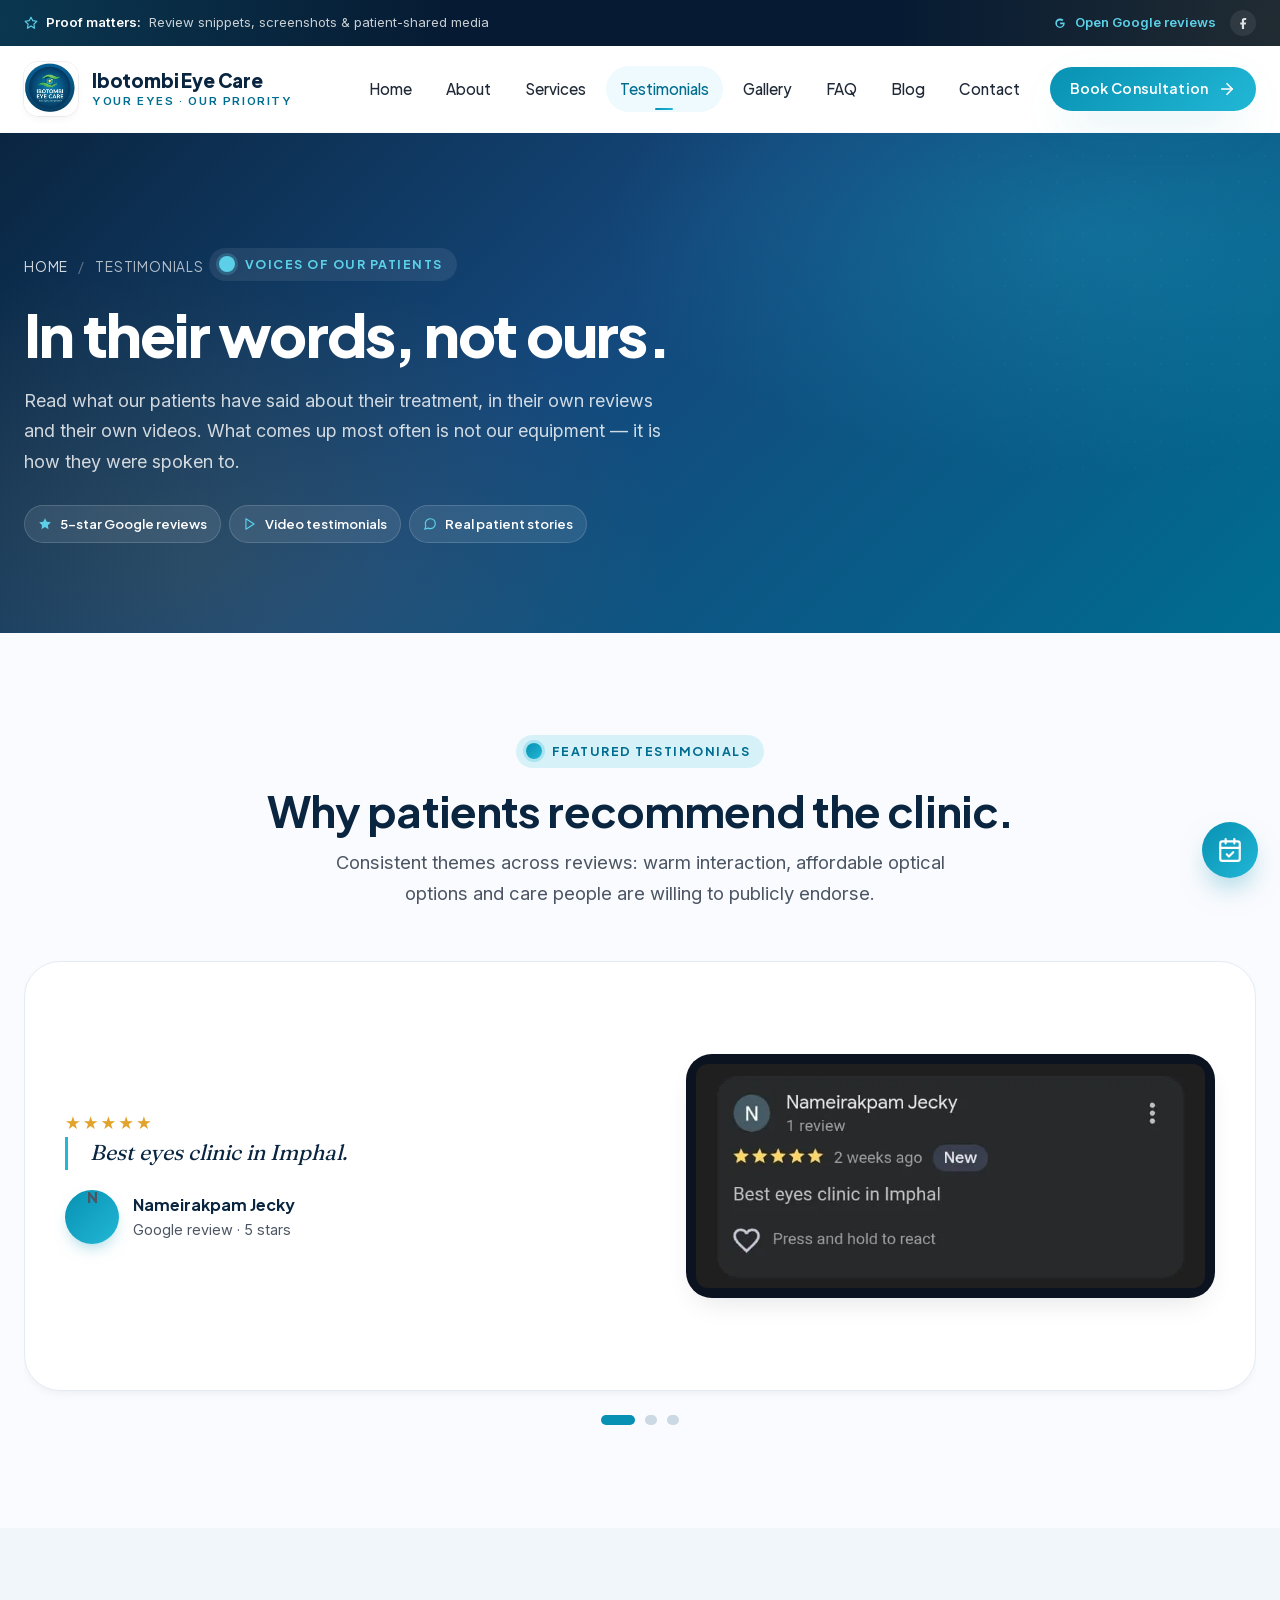
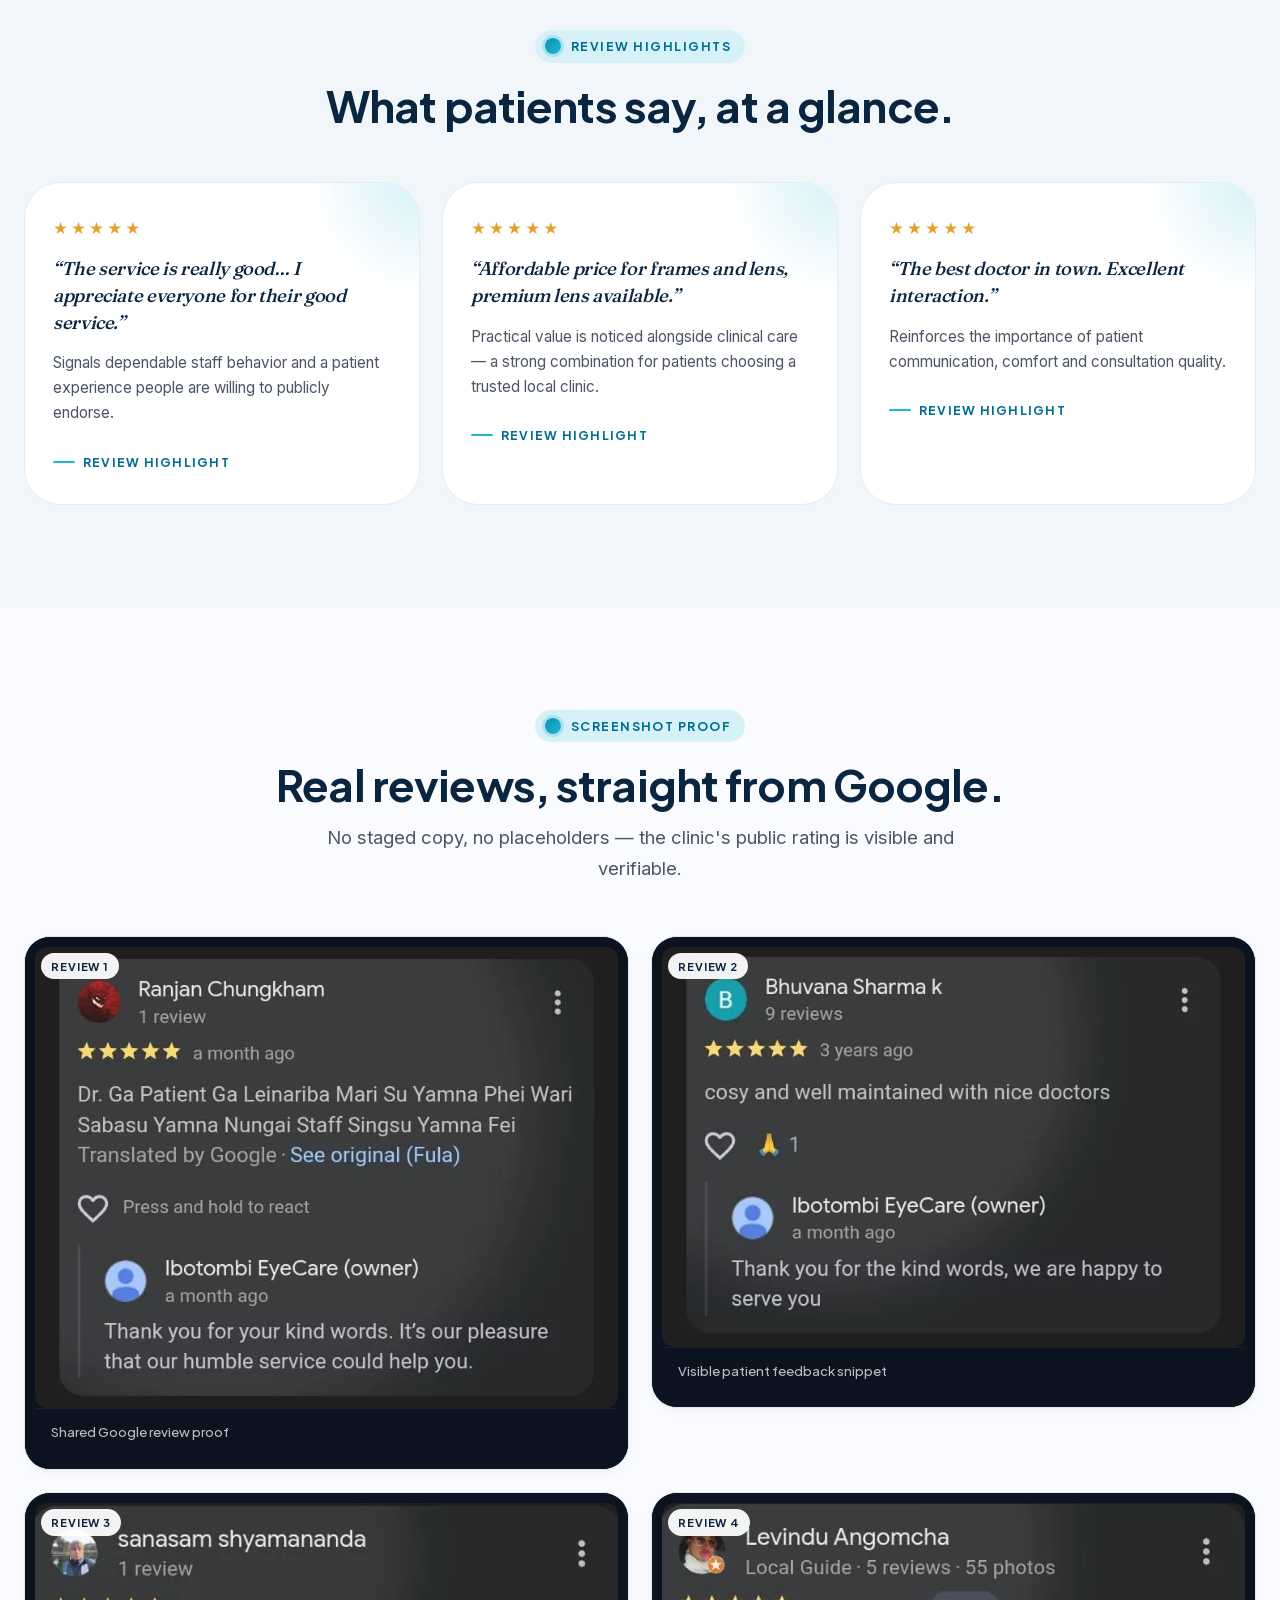
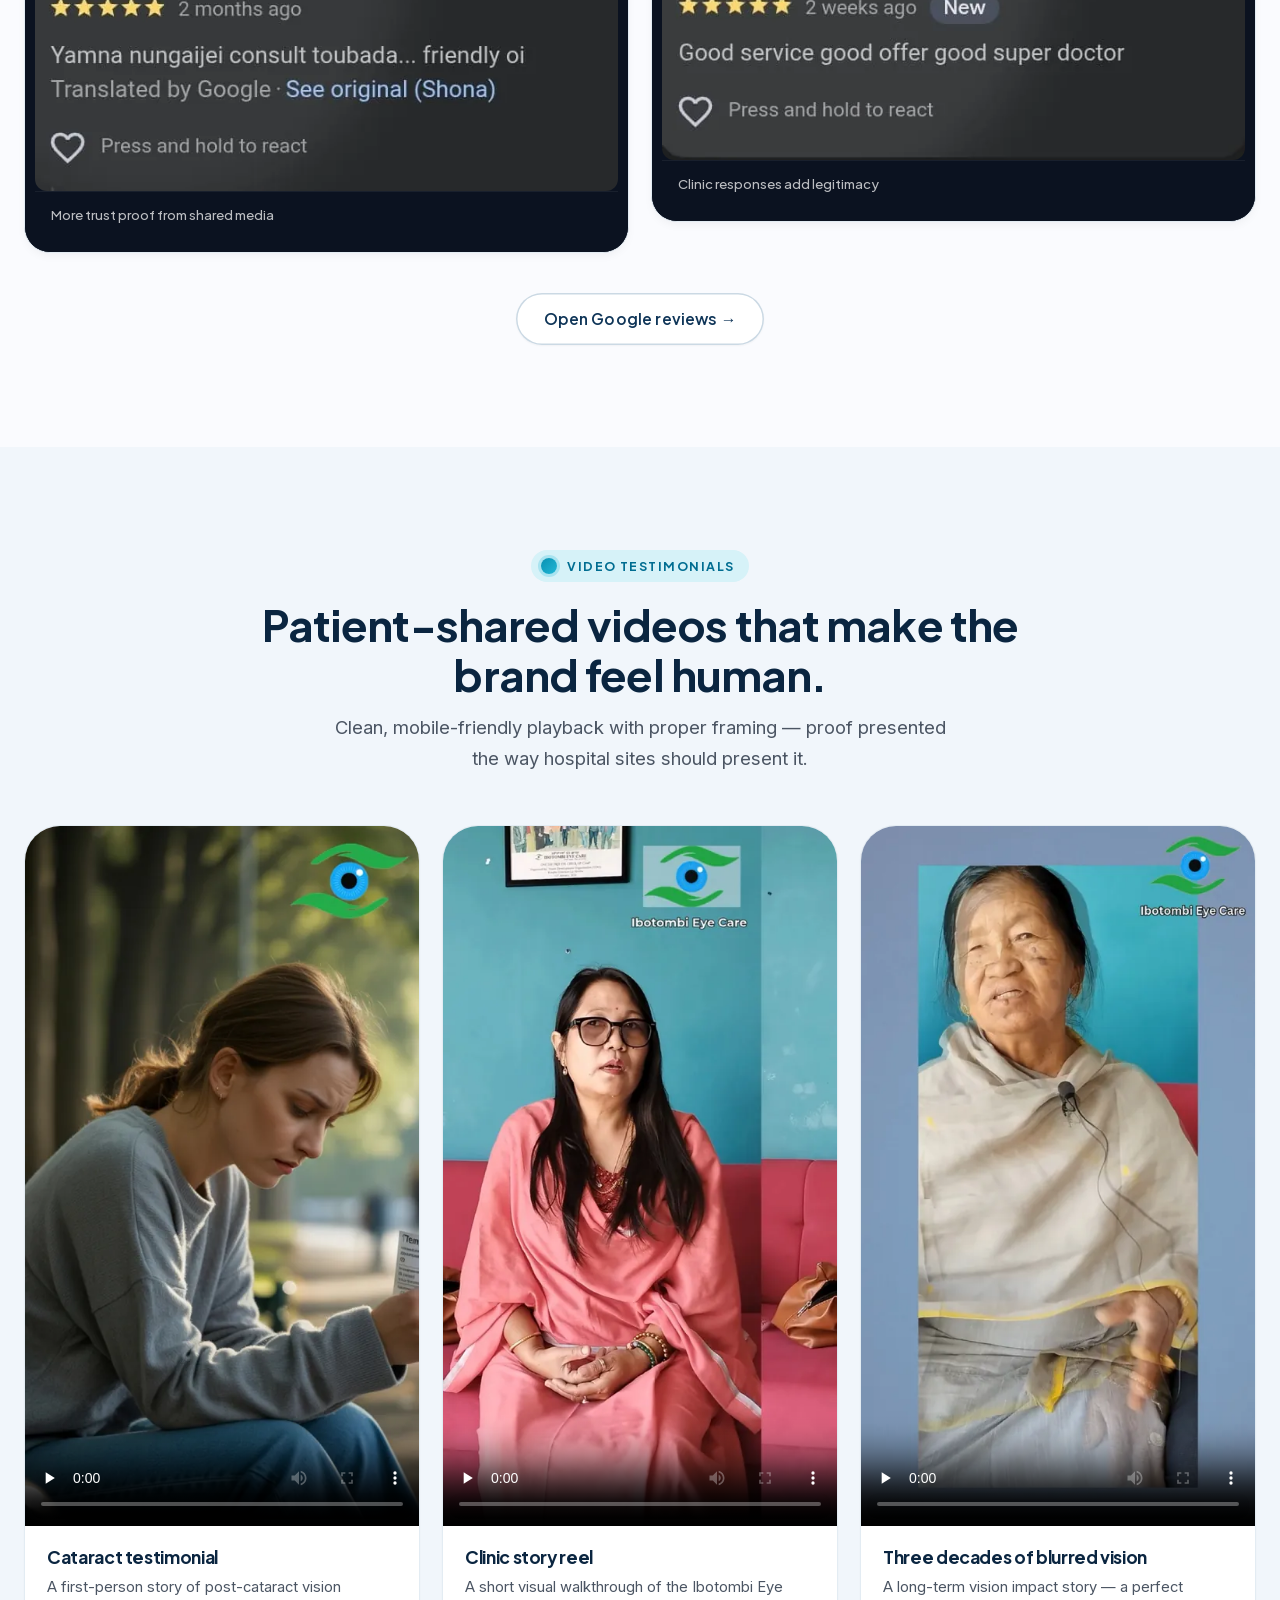
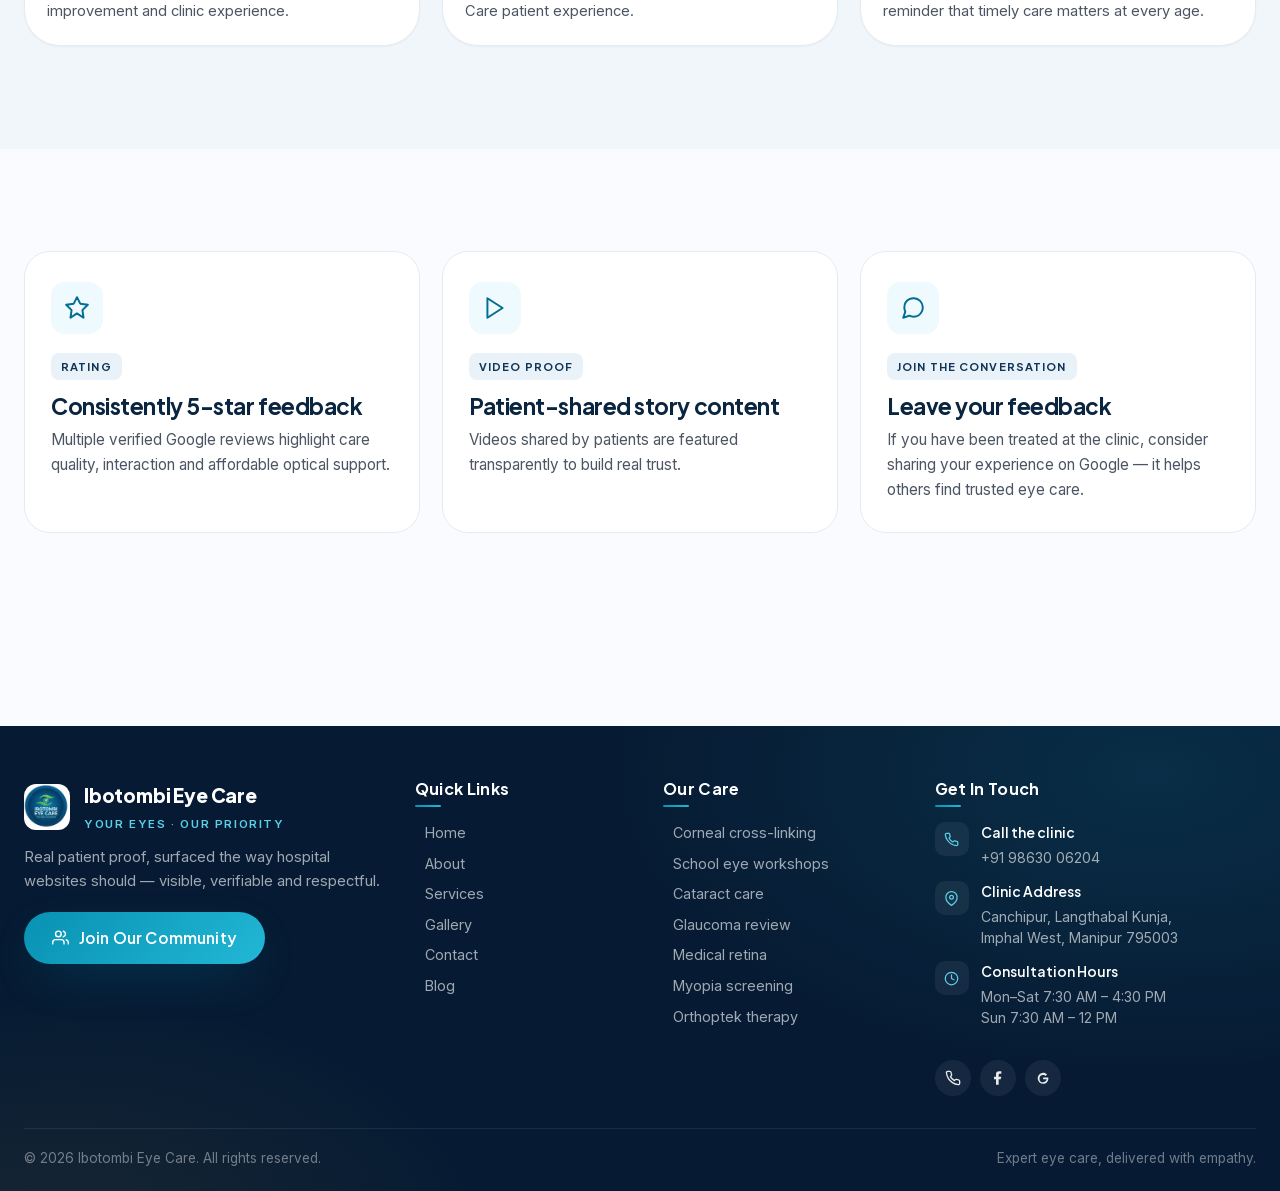
<file: testimonial.html>
<!DOCTYPE html>
<html lang="en">
<head>
  <meta charset="UTF-8">
  <meta name="viewport" content="width=device-width, initial-scale=1.0">
  <title>Testimonials | Ibotombi Eye Care</title>
  <meta name="description" content="Real patient reviews, video stories and Google ratings from Ibotombi Eye Care, Canchipur, Imphal — where every patient is treated with empathy.">
  <link rel="canonical" href="https://ibotombi-eye-care.netlify.app/testimonial.html">
  <meta property="og:type" content="website">
  <meta property="og:site_name" content="Ibotombi Eye Care">
  <meta property="og:locale" content="en_IN">
  <meta property="og:url" content="https://ibotombi-eye-care.netlify.app/testimonial.html">
  <meta property="og:title" content="Testimonials | Ibotombi Eye Care">
  <meta property="og:description" content="Real patient reviews, video stories and Google ratings from Ibotombi Eye Care, Canchipur, Imphal — where every patient is treated with empathy.">
  <meta property="og:image" content="https://ibotombi-eye-care.netlify.app/assets/images/og-cover.jpg">
  <meta property="og:image:secure_url" content="https://ibotombi-eye-care.netlify.app/assets/images/og-cover.jpg">
  <meta property="og:image:type" content="image/jpeg">
  <meta property="og:image:width" content="1200">
  <meta property="og:image:height" content="630">
  <meta property="og:image:alt" content="Ibotombi Eye Care — Your eyes, Our priority">
  <meta name="twitter:card" content="summary_large_image">
  <meta name="twitter:title" content="Testimonials | Ibotombi Eye Care">
  <meta name="twitter:description" content="Real patient reviews, video stories and Google ratings from Ibotombi Eye Care, Canchipur, Imphal — where every patient is treated with empathy.">
  <meta name="twitter:image" content="https://ibotombi-eye-care.netlify.app/assets/images/og-cover.jpg">
  <meta name="twitter:image:alt" content="Ibotombi Eye Care — Your eyes, Our priority">
  <meta name="theme-color" content="#0A2540">
  <link rel="icon" href="assets/images/logo.jpeg">
  <!-- Typefaces are embedded in this page's <style> as base64 woff2:
       no font file, no font request, nothing shared with the other pages. -->
  <!-- BUILD:CSS -->
  <style>@font-face {
  font-family: 'Inter';
  font-style: normal;
  font-weight: 400 700;
  font-display: swap;
  src: url([data-uri]) format('woff2');
  unicode-range: U+0020-007E, U+00A0, U+00A9, U+00B7, U+00D7, U+2013-2014, U+2018-2019, U+201C-201D, U+2026, U+20B9, U+2192, U+2605;
}
@font-face {
  font-family: 'Plus Jakarta Sans';
  font-style: normal;
  font-weight: 400 800;
  font-display: swap;
  src: url([data-uri]) format('woff2');
  unicode-range: U+0020-007E, U+00A0, U+00A9, U+00B7, U+00D7, U+2013-2014, U+2018-2019, U+201C-201D, U+2026, U+20B9, U+2192, U+2605;
}
@font-face {
  font-family: 'Fraunces';
  font-style: normal;
  font-weight: 400 500;
  font-display: swap;
  src: url([data-uri]) format('woff2');
  unicode-range: U+0020-007E, U+00A0, U+00A9, U+00B7, U+00D7, U+2013-2014, U+2018-2019, U+201C-201D, U+2026, U+20B9, U+2192, U+2605;
}
    /* Generated by build.py from src/site.css — the rules testimonial.html uses.
       Edit src/site.css, then run: python3 build.py */
    :root {

      --navy-900: #061B33;
      --navy-800: #0A2540;
      --navy-700: #0F3558;
      --teal-600: #006D91;
      --teal-500: #0891B2;
      --teal-400: #22B7D6;
      --teal-300: #5BD0E8;
      --teal-100: #D6F2F8;
      --teal-50:  #EEFAFD;
      --gold-500: #E2A32D;
      --gold-400: #F4C770;
      --gold-100: #FDF3DC;


      --ink-700: #1F2937;
      --ink-600: #374151;
      --ink-500: #4B5563;
      --ink-400: #6B7280;
      --paper:   #FFFFFF;
      --cream:   #FAFBFE;


      --bg:             var(--cream);
      --bg-soft:        #F1F6FB;
      --bg-muted:       #EAF2F9;
      --surface-tint:   #F7FAFD;
      --text:           var(--ink-600);
      --text-soft:      var(--ink-500);
      --text-faint:     var(--ink-400);
      --heading:        var(--navy-800);
      --line:           #E3ECF3;
      --line-strong:    #CBD9E4;

      --accent-soft:    var(--teal-100);


      --grad-primary: linear-gradient(135deg, #0A2540 0%, #14487C 45%, #006D91 100%);
      --grad-accent:  linear-gradient(135deg, #0891B2 0%, #22B7D6 100%);
      --grad-soft:    linear-gradient(135deg, #EEFAFD 0%, #F1F6FB 100%);
      --grad-gold:    linear-gradient(135deg, #F4C770 0%, #E2A32D 100%);
      --grad-halo:    radial-gradient(circle at 30% 20%, rgba(34,183,214,0.18), transparent 55%),
                      radial-gradient(circle at 80% 30%, rgba(20,72,124,0.12), transparent 60%);


      --r-xs: 8px;
      --r-sm: 12px;
      --r-md: 18px;
      --r-lg: 26px;
      --r-xl: 36px;
      --r-pill: 999px;


      --sh-xs:   0 1px 2px rgba(11, 18, 32, 0.04);
      --sh-sm:   0 4px 12px -4px rgba(11, 18, 32, 0.08);
      --sh-md:   0 12px 30px -12px rgba(11, 18, 32, 0.14);
      --sh-lg:   0 24px 60px -20px rgba(11, 18, 32, 0.22);
      --sh-glow: 0 18px 50px -18px rgba(8, 145, 178, 0.45);
      --sh-ring: 0 0 0 1px rgba(11, 18, 32, 0.06);


      --ease-out:  cubic-bezier(0.22, 1, 0.36, 1);
      --ease-soft: cubic-bezier(0.4, 0, 0.2, 1);
      --dur-fast:  180ms;
      --dur-base:  320ms;
      --dur-slow:  560ms;


      --container: min(1240px, calc(100% - 48px));


      --font-sans: 'Inter', system-ui, -apple-system, 'Segoe UI', sans-serif;
      --font-display: 'Plus Jakarta Sans', 'Inter', sans-serif;
      --font-serif: 'Fraunces', 'Plus Jakarta Sans', serif;
    }
    *, *::before, *::after { box-sizing: border-box; }
    html { scroll-behavior: smooth; -webkit-text-size-adjust: 100%; }
    body {
      margin: 0;
      min-width: 320px;
      background: var(--bg);
      color: var(--text);
      font-family: var(--font-sans);
      font-size: 16px;
      line-height: 1.65;
      -webkit-font-smoothing: antialiased;
      -moz-osx-font-smoothing: grayscale;
      overflow-x: hidden;
    }
    img, video, svg { display: block; max-width: 100%; }
    a { color: inherit; text-decoration: none; transition: color var(--dur-fast) var(--ease-soft); }
    button, input, textarea, select { font: inherit; color: inherit; }
    button { cursor: pointer; background: none; border: none; }
    ::selection { background: rgba(8, 145, 178, 0.2); color: var(--navy-900); }
    html { scrollbar-color: var(--teal-400) transparent; }
    ::-webkit-scrollbar { width: 10px; height: 10px; }
    ::-webkit-scrollbar-thumb { background: linear-gradient(var(--teal-400), var(--teal-600)); border-radius: 10px; }
    ::-webkit-scrollbar-track { background: var(--bg-soft); }
    h1, h2, h3, h4, h5 {
      margin: 0 0 14px;
      color: var(--heading);
      font-family: var(--font-display);
      font-weight: 700;
      letter-spacing: -0.02em;
      line-height: 1.14;
    }
    h1 { font-size: clamp(2.3rem, 4.6vw, 3.9rem); font-weight: 800; letter-spacing: -0.03em; }
    h2 { font-size: clamp(1.9rem, 3.4vw, 2.8rem); }
    h3 { font-size: clamp(1.2rem, 2vw, 1.4rem); }
    h4 { font-size: 1.08rem; }
    p { margin: 0 0 14px; color: var(--text); font-size: 1.02rem; }
    .lead { font-size: 1.15rem; color: var(--text-soft); line-height: 1.7; }
    .container { width: var(--container); margin-inline: auto; }
    .section { padding: clamp(72px, 8vw, 120px) 0; position: relative; }
    .section-header { max-width: 760px; margin-bottom: clamp(40px, 4vw, 60px); }
    .section-header.center { margin-inline: auto; text-align: center; }
    .section-header.center .eyebrow { margin-inline: auto; }
    .section-header h2 { margin-bottom: 12px; }
    .section-header .lead { margin-top: 10px; max-width: 640px; }
    .section-header.center .lead { margin-inline: auto; }
    .eyebrow {
      display: inline-flex;
      align-items: center;
      gap: 10px;
      padding: 6px 14px 6px 10px;
      margin-bottom: 18px;
      background: var(--accent-soft);
      color: var(--teal-600);
      font-family: var(--font-display);
      font-size: 0.78rem;
      font-weight: 700;
      letter-spacing: 0.12em;
      text-transform: uppercase;
      border-radius: var(--r-pill);
    }
    .eyebrow::before {
      content: "";
      width: 16px; height: 16px;
      border-radius: 50%;
      background: var(--grad-accent);
      box-shadow: 0 0 0 3px rgba(34, 183, 214, 0.25);
      flex-shrink: 0;
    }
    .eyebrow.on-dark { background: rgba(255,255,255,0.08); color: var(--teal-300); }
    .eyebrow.on-dark::before { background: var(--teal-300); box-shadow: 0 0 0 3px rgba(91, 208, 232, 0.22); }
    .button {
      --bh: 52px;
      display: inline-flex;
      align-items: center;
      justify-content: center;
      gap: 10px;
      height: var(--bh);
      padding: 0 28px;
      border-radius: var(--r-pill);
      font-family: var(--font-display);
      font-weight: 600;
      font-size: 0.98rem;
      letter-spacing: 0.01em;
      transition: transform var(--dur-base) var(--ease-out),
                  background var(--dur-base) var(--ease-out),
                  box-shadow var(--dur-base) var(--ease-out),
                  color var(--dur-fast) var(--ease-out);
      white-space: nowrap;
      position: relative;
      isolation: isolate;
    }
    .button-small { --bh: 44px; padding: 0 20px; font-size: 0.9rem; }
    .button svg { width: 18px; height: 18px; transition: transform var(--dur-base) var(--ease-out); }
    .button:hover svg { transform: translateX(3px); }
    .button-accent {
      background: var(--grad-accent);
      color: #fff !important;
      box-shadow: var(--sh-glow);
    }
    .button-accent:hover { transform: translateY(-2px); box-shadow: 0 24px 50px -14px rgba(8, 145, 178, 0.65); }
    .button-secondary {
      background: var(--paper);
      color: var(--navy-700) !important;
      box-shadow: inset 0 0 0 1.5px var(--line-strong), var(--sh-xs);
    }
    .button-secondary:hover { box-shadow: inset 0 0 0 1.5px var(--teal-500), var(--sh-sm); color: var(--teal-600) !important; transform: translateY(-1px); }
    .topbar {
      background: var(--navy-900);
      color: #fff;
      font-size: 0.82rem;
      padding: 10px 0;
      position: relative;
      overflow: hidden;
    }
    .topbar::before {
      content: "";
      position: absolute; inset: 0;
      background: radial-gradient(circle at 0% 50%, rgba(34,183,214,0.18), transparent 35%),
                  radial-gradient(circle at 100% 50%, rgba(228,163,45,0.12), transparent 30%);
      pointer-events: none;
    }
    .topbar-inner {
      display: flex;
      justify-content: space-between;
      align-items: center;
      flex-wrap: wrap;
      gap: 12px;
      position: relative;
      z-index: 1;
    }
    .topbar-note {
      display: flex;
      flex-wrap: wrap;
      gap: 18px;
      align-items: center;
      color: rgba(255,255,255,0.78);
    }
    .topbar-note span { display: inline-flex; align-items: center; gap: 8px; }
    .topbar-note svg { width: 14px; height: 14px; color: var(--teal-300); }
    .topbar-note strong { color: #fff; font-weight: 600; }
    .topbar-actions { display: inline-flex; gap: 14px; align-items: center; }
    .topbar-link {
      color: var(--teal-300);
      font-weight: 600;
      display: inline-flex;
      gap: 8px;
      align-items: center;
    }
    .topbar-link:hover { color: #fff; }
    .topbar-link svg { width: 14px; height: 14px; }
    .topbar-socials { display: inline-flex; gap: 8px; }
    .topbar-socials a {
      width: 26px; height: 26px;
      border-radius: 50%;
      display: inline-flex; align-items: center; justify-content: center;
      background: rgba(255,255,255,0.08);
      color: rgba(255,255,255,0.85);
      transition: var(--dur-fast);
    }
    .topbar-socials a:hover { background: var(--teal-400); color: var(--navy-900); }
    .topbar-socials svg { width: 13px; height: 13px; }
    .site-header {
      position: sticky;
      top: 0;
      z-index: 60;
      background: transparent;
      border-bottom: 1px solid transparent;
      transition: border-color var(--dur-base), box-shadow var(--dur-base);
    }
    .site-header::before {
      content: "";
      position: absolute;
      inset: 0;
      z-index: -1;
      background: rgba(255, 255, 255, 0.88);
      backdrop-filter: saturate(180%) blur(16px);
      -webkit-backdrop-filter: saturate(180%) blur(16px);
      transition: background var(--dur-base);
      pointer-events: none;
    }
    .site-header.is-scrolled::before { background: rgba(255,255,255,0.96); }
    .site-header.is-scrolled {
      border-bottom-color: var(--line);
      box-shadow: 0 12px 30px -24px rgba(10,37,64,0.25);
    }
    body.nav-open .site-header { z-index: 90; }
    .nav-shell {
      display: flex;
      align-items: center;
      justify-content: space-between;
      padding: 16px 0;
      gap: 20px;
    }
    .brand { display: flex; align-items: center; gap: 14px; }
    .brand-logo {
      width: 54px; height: 54px;
      border-radius: 14px;
      background: var(--paper);
      box-shadow: var(--sh-sm), var(--sh-ring);
      overflow: hidden;
      display: grid;
      place-items: center;
      flex-shrink: 0;
    }
    .brand-logo img { width: 100%; height: 100%; object-fit: cover; }
    .brand-text { display: flex; flex-direction: column; line-height: 1.1; }
    .brand-title {
      color: var(--navy-800);
      font-family: var(--font-display);
      font-size: 1.18rem;
      font-weight: 800;
      letter-spacing: -0.01em;
    }
    .brand-tag {
      color: var(--teal-600);
      font-size: 0.72rem;
      font-weight: 600;
      letter-spacing: 0.14em;
      text-transform: uppercase;
      margin-top: 4px;
    }
    .nav-backdrop {
      position: fixed;
      inset: 0;
      background: rgba(6, 27, 51, 0.45);
      backdrop-filter: blur(2px);
      opacity: 0;
      visibility: hidden;
      transition: opacity 0.3s var(--ease-out), visibility 0.3s var(--ease-out);
      z-index: 65;
    }
    .nav-backdrop.is-visible { opacity: 1; visibility: visible; }
    .site-nav {
      display: flex;
      align-items: center;
      gap: 6px;
    }
    .site-nav a:not(.button) {
      position: relative;
      padding: 10px 14px;
      color: var(--ink-700);
      font-family: var(--font-display);
      font-weight: 500;
      font-size: 0.95rem;
      border-radius: var(--r-pill);
      transition: color var(--dur-fast), background var(--dur-fast);
    }
    .site-nav a:not(.button):hover {
      color: var(--teal-600);
      background: var(--teal-50);
    }
    .site-nav a[aria-current="page"]:not(.button) {
      color: var(--teal-600);
      background: var(--teal-50);
    }
    .site-nav a[aria-current="page"]:not(.button)::after {
      content: "";
      position: absolute;
      left: 50%; bottom: 2px;
      width: 18px; height: 2px;
      background: var(--grad-accent);
      border-radius: 2px;
      transform: translateX(-50%);
    }
    .site-nav .button { margin-left: 10px; }
    .nav-toggle {
      display: none;
      position: relative;
      z-index: 80;
      width: 48px; height: 48px;
      border-radius: var(--r-sm);
      background: var(--teal-50);
      color: var(--navy-800);
      align-items: center;
      justify-content: center;
    }
    .nav-toggle[aria-expanded="true"] { background: var(--navy-800); color: #fff; }
    .nav-toggle span { position: relative; display: block; width: 22px; height: 2px; background: currentColor; border-radius: 2px; transition: var(--dur-fast); }
    .nav-toggle span::before, .nav-toggle span::after {
      content: ""; position: absolute; left: 0; width: 22px; height: 2px; background: currentColor; border-radius: 2px; transition: var(--dur-fast);
    }
    .nav-toggle span::before { top: -7px; }
    .nav-toggle span::after { top: 7px; }
    .nav-toggle[aria-expanded="true"] span { background: transparent; }
    .nav-toggle[aria-expanded="true"] span::before { top: 0; transform: rotate(45deg); }
    .nav-toggle[aria-expanded="true"] span::after { top: 0; transform: rotate(-45deg); }
    .hero-badges {
      display: flex; flex-wrap: wrap; gap: 8px;
      margin-top: 26px;
    }
    .hero-badge {
      display: inline-flex; align-items: center; gap: 8px;
      padding: 8px 14px;
      background: var(--paper);
      border-radius: var(--r-pill);
      box-shadow: var(--sh-xs), var(--sh-ring);
      font-family: var(--font-display);
      font-size: 0.82rem;
      font-weight: 600;
      color: var(--navy-700);
    }
    .hero-badge svg { width: 14px; height: 14px; color: var(--teal-500); }
    .page-hero {
      position: relative;
      padding: clamp(80px, 9vw, 140px) 0 clamp(60px, 7vw, 100px);
      overflow: hidden;
      background: var(--grad-primary);
      color: #fff;
    }
    .page-hero::before {
      content: "";
      position: absolute; inset: 0;
      background:
        radial-gradient(800px 400px at 85% 20%, rgba(34,183,214,0.25), transparent 60%),
        radial-gradient(800px 500px at 15% 85%, rgba(228,163,45,0.12), transparent 60%);
      pointer-events: none;
    }
    .page-hero::after {
      content: "";
      position: absolute;
      top: -50%; right: -20%;
      width: 700px; height: 700px;
      background-image: radial-gradient(circle, rgba(255,255,255,0.04) 1px, transparent 1.5px);
      background-size: 26px 26px;
      opacity: 0.7;
      pointer-events: none;
      mask-image: radial-gradient(ellipse at center, black 40%, transparent 75%);
    }
    .page-hero-shell {
      position: relative;
      z-index: 1;
      max-width: 820px;
    }
    .page-hero .crumbs {
      display: inline-flex; align-items: center; gap: 10px;
      color: rgba(255,255,255,0.68);
      font-size: 0.85rem;
      letter-spacing: 0.06em;
      text-transform: uppercase;
      font-family: var(--font-display);
      margin-bottom: 22px;
    }
    .page-hero .crumbs a { color: rgba(255,255,255,0.82); }
    .page-hero .crumbs a:hover { color: #fff; }
    .page-hero .crumbs span { opacity: 0.5; }
    .page-hero h1 { color: #fff; margin-bottom: 18px; }
    .page-hero p { color: rgba(255,255,255,0.8); font-size: 1.12rem; max-width: 640px; line-height: 1.7; }
    .page-hero .hero-badges { margin-top: 28px; }
    .page-hero .hero-badge {
      background: rgba(255,255,255,0.09);
      color: #fff;
      box-shadow: inset 0 0 0 1px rgba(255,255,255,0.15);
    }
    .page-hero .hero-badge svg { color: var(--teal-300); }
    .grid-3 {
      display: grid;
      grid-template-columns: repeat(3, minmax(0, 1fr));
      gap: 22px;
    }
    .feature-card {
      background: var(--paper);
      border: 1px solid var(--line);
      border-radius: var(--r-lg);
      padding: 30px 26px;
      transition: transform var(--dur-base), box-shadow var(--dur-base), border-color var(--dur-base);
    }
    .feature-card:hover { transform: translateY(-4px); box-shadow: var(--sh-md); border-color: var(--teal-300); }
    .feature-card .card-label {
      display: inline-block;
      padding: 4px 10px;
      background: var(--bg-muted);
      color: var(--navy-700);
      font-family: var(--font-display);
      font-size: 0.7rem; font-weight: 700;
      letter-spacing: 0.1em;
      text-transform: uppercase;
      border-radius: var(--r-xs);
      margin-bottom: 14px;
    }
    .feature-card-icon {
      width: 52px; height: 52px;
      border-radius: 14px;
      background: var(--teal-50);
      color: var(--teal-600);
      display: grid; place-items: center;
      margin-bottom: 18px;
    }
    .feature-card-icon svg { width: 26px; height: 26px; }
    .feature-card h3 { margin-bottom: 8px; color: var(--navy-800); }
    .feature-card p { color: var(--text-soft); margin: 0; font-size: 0.95rem; }
    .gallery-card-badge {
      position: absolute;
      top: 14px; left: 14px;
      background: rgba(255,255,255,0.92);
      color: var(--navy-800);
      padding: 4px 10px;
      border-radius: var(--r-pill);
      font-family: var(--font-display);
      font-weight: 700;
      font-size: 0.72rem;
      letter-spacing: 0.08em;
      text-transform: uppercase;
      z-index: 2;
    }
    .screenshot-grid {
      display: grid;
      grid-template-columns: repeat(2, minmax(0, 1fr));
      gap: 22px;
      align-items: start;
    }
    .screenshot-card {
      position: relative;
      border-radius: var(--r-lg);
      overflow: hidden;
      background: #0b1220;
      border: 1px solid var(--line);
      box-shadow: var(--sh-sm);
      transition: transform var(--dur-base), box-shadow var(--dur-base);
    }
    .screenshot-card:hover { transform: translateY(-4px); box-shadow: var(--sh-lg); }
    .screenshot-card figure {
      margin: 0;
      position: relative;
      background: #0b1220;
      padding: 10px;
    }
    .screenshot-card img {
      width: 100%;
      height: auto;
      display: block;
      border-radius: var(--r-sm);
    }
    .screenshot-card .gallery-card-badge {
      position: absolute;
      top: 16px; left: 16px;
      background: rgba(255,255,255,0.94);
      color: var(--navy-800);
      padding: 4px 10px;
      border-radius: var(--r-pill);
      font-family: var(--font-display);
      font-weight: 700;
      font-size: 0.7rem;
      letter-spacing: 0.08em;
      text-transform: uppercase;
      z-index: 2;
    }
    .screenshot-card figcaption {
      padding: 12px 16px 16px;
      color: rgba(255,255,255,0.72);
      font-family: var(--font-display);
      font-size: 0.82rem;
      font-weight: 500;
      background: #0b1220;
      border-top: 1px solid rgba(255,255,255,0.06);
    }
    @media (max-width: 760px) {.screenshot-grid { grid-template-columns: minmax(0, 1fr); gap: 16px; }
    }
    .review-grid {
      display: grid;
      grid-template-columns: repeat(3, minmax(0, 1fr));
      gap: 22px;
    }
    .review-card {
      background: var(--paper);
      border: 1px solid var(--line);
      border-radius: var(--r-xl);
      padding: 32px 28px;
      transition: transform var(--dur-base), box-shadow var(--dur-base), border-color var(--dur-base);
      position: relative;
      overflow: hidden;
    }
    .review-card::before {
      content: "";
      position: absolute;
      top: 0; right: 0;
      width: 110px; height: 110px;
      background: radial-gradient(circle at 100% 0%, var(--teal-100), transparent 70%);
      pointer-events: none;
    }
    .review-card:hover { transform: translateY(-5px); box-shadow: var(--sh-lg); border-color: var(--teal-300); }
    .review-card .stars { color: var(--gold-500); font-size: 1.05rem; letter-spacing: 3px; margin-bottom: 14px; }
    .review-card h3 {
      font-family: var(--font-serif);
      font-style: italic;
      font-weight: 500;
      font-size: 1.15rem;
      color: var(--navy-800);
      line-height: 1.45;
      margin-bottom: 14px;
    }
    .review-card p { color: var(--text-soft); font-size: 0.95rem; margin-bottom: 18px; }
    .review-meta {
      display: inline-flex; align-items: center; gap: 8px;
      color: var(--teal-600);
      font-family: var(--font-display);
      font-weight: 700;
      font-size: 0.78rem;
      text-transform: uppercase;
      letter-spacing: 0.1em;
    }
    .review-meta::before {
      content: ""; width: 22px; height: 1.5px; background: var(--teal-400); border-radius: 2px;
    }
    .testimonial-carousel {
      position: relative;
      overflow: hidden;
      margin-top: 40px;
    }
    .testimonial-track {
      display: flex;
      gap: 22px;
      transition: transform 0.7s var(--ease-out);
    }
    .testimonial-slide {
      flex: 0 0 100%;
      display: grid;
      grid-template-columns: 1.1fr 1fr;
      gap: 40px;
      align-items: center;
      background: var(--paper);
      border: 1px solid var(--line);
      border-radius: var(--r-xl);
      padding: 40px;
      box-shadow: var(--sh-sm);
    }
    .testimonial-slide .t-copy blockquote {
      margin: 0;
      font-family: var(--font-serif);
      font-size: 1.35rem;
      font-style: italic;
      color: var(--navy-800);
      line-height: 1.5;
      position: relative;
      padding-left: 22px;
      border-left: 3px solid var(--teal-400);
      margin-bottom: 20px;
    }
    .testimonial-slide .t-meta { display: flex; align-items: center; gap: 14px; }
    .testimonial-slide .t-meta strong { display: block; color: var(--navy-800); font-family: var(--font-display); font-weight: 700; }
    .testimonial-slide .t-meta span { display: block; color: var(--text-soft); font-size: 0.9rem; }
    .testimonial-slide .t-avatar {
      width: 54px;
      height: 54px;
      min-width: 54px;
      flex-shrink: 0;
      border-radius: 50%;
      background: var(--grad-accent);
      color: #fff;
      display: inline-flex;
      align-items: center;
      justify-content: center;
      font-family: var(--font-display);
      font-weight: 800;
      font-size: 1.35rem;
      line-height: 1;
      text-align: center;
      letter-spacing: 0;
      box-shadow: 0 8px 18px -8px rgba(8,145,178,0.55);
    }
    .testimonial-slide .t-media {
      border-radius: var(--r-lg);
      overflow: hidden;
      background: #0b1220;
      box-shadow: var(--sh-md);
      padding: 10px;
    }
    .testimonial-slide .t-media img {
      width: 100%;
      height: auto;
      display: block;
      border-radius: var(--r-sm);
    }
    .carousel-controls {
      display: flex;
      gap: 10px;
      justify-content: center;
      margin-top: 24px;
    }
    .carousel-dot {
      width: 10px; height: 10px;
      border-radius: var(--r-pill);
      background: var(--line-strong);
      transition: width var(--dur-base), background var(--dur-base);
    }
    .carousel-dot.is-active { background: var(--teal-500); width: 34px; }
    .media-grid {
      display: grid;
      grid-template-columns: repeat(3, minmax(0, 1fr));
      gap: 22px;
    }
    .media-card {
      background: var(--paper);
      border: 1px solid var(--line);
      border-radius: var(--r-xl);
      overflow: hidden;
      box-shadow: var(--sh-xs);
      transition: transform var(--dur-base), box-shadow var(--dur-base);
    }
    .media-card:hover { transform: translateY(-4px); box-shadow: var(--sh-lg); }
    .media-card video { width: 100%; aspect-ratio: 9/16; object-fit: cover; background: var(--navy-800); display: block; }
    .media-card-body { padding: 20px 22px 22px; }
    .media-card h3 { margin-bottom: 8px; font-size: 1.1rem; }
    .media-card p { color: var(--text-soft); margin: 0; font-size: 0.92rem; }
    .site-footer {
      position: relative;
      background: var(--navy-900);
      color: rgba(255,255,255,0.7);
      padding: 54px 0 22px;
      margin-top: 90px;
      overflow: hidden;
    }
    .site-footer::before {
      content: "";
      position: absolute; inset: 0;
      background:
        radial-gradient(900px 500px at 90% 10%, rgba(34,183,214,0.12), transparent 60%),
        radial-gradient(700px 400px at 5% 110%, rgba(228,163,45,0.08), transparent 60%);
      pointer-events: none;
    }
    .footer-grid {
      display: grid;
      grid-template-columns: minmax(0, 1.5fr) minmax(0, 0.9fr) minmax(0, 1fr) minmax(0, 1.35fr);
      gap: 34px;
      position: relative;
      z-index: 1;
    }
    .footer-copy { max-width: 380px; }
    .footer-copy p { color: rgba(255,255,255,0.62); margin: 12px 0 0; font-size: 0.92rem; line-height: 1.6; }
    .footer-brand { display: flex; align-items: center; gap: 14px; }
    .footer-brand img {
      width: 46px; height: 46px;
      border-radius: 12px;
      background: var(--paper);
      object-fit: cover;
      flex-shrink: 0;
    }
    .footer-brand .brand-title { color: #fff; font-size: 1.2rem; }
    .footer-brand .brand-tag { color: var(--teal-300); }
    .social-links { display: flex; gap: 9px; margin-top: 18px; }
    .social-links a {
      width: 36px; height: 36px;
      border-radius: 50%;
      display: inline-flex; align-items: center; justify-content: center;
      background: rgba(255,255,255,0.06);
      color: rgba(255,255,255,0.9);
      transition: background var(--dur-fast), color var(--dur-fast), transform var(--dur-fast);
    }
    .social-links a:hover { background: var(--teal-500); color: #fff; transform: translateY(-2px); }
    .social-links a svg { width: 16px; height: 16px; }
    .footer-title {
      color: #fff;
      font-family: var(--font-display);
      font-size: 1rem;
      font-weight: 700;
      margin-bottom: 15px;
      letter-spacing: 0.02em;
      position: relative;
      padding-bottom: 9px;
    }
    .footer-title::after {
      content: ""; position: absolute;
      left: 0; bottom: 0;
      width: 26px; height: 2.5px;
      background: var(--grad-accent);
      border-radius: 3px;
    }
    .footer-links, .footer-contact {
      display: flex; flex-direction: column; gap: 9px;
    }
    .footer-links a {
      color: rgba(255,255,255,0.62);
      font-size: 0.9rem;
      display: inline-flex; align-items: flex-start; gap: 10px;
      line-height: 1.5;
    }
    .footer-links a { position: relative; width: fit-content; }
    .footer-links a:hover { color: var(--teal-300); padding-left: 4px; }
    .footer-links a::before {
      content: "→"; opacity: 0; width: 0; overflow: hidden; transition: var(--dur-fast);
    }
    .footer-links a:hover::before { opacity: 1; width: auto; margin-right: 2px; color: var(--teal-300); }
    .footer-contact { gap: 13px; }
    .fc-item { display: flex; align-items: flex-start; gap: 12px; }
    .fc-icon {
      flex-shrink: 0;
      width: 34px; height: 34px;
      border-radius: 10px;
      background: rgba(255, 255, 255, 0.06);
      color: var(--teal-300);
      display: grid; place-items: center;
      transition: background var(--dur-fast), color var(--dur-fast);
    }
    .fc-icon svg { width: 15px; height: 15px; }
    .fc-item:hover .fc-icon { background: var(--teal-500); color: #fff; }
    .fc-text { display: block; min-width: 0; }
    .fc-text strong {
      display: block;
      color: #fff;
      font-family: var(--font-display);
      font-size: 0.87rem;
      font-weight: 600;
      margin-bottom: 2px;
    }
    .fc-text a, .fc-text span {
      display: block;
      color: rgba(255, 255, 255, 0.62);
      font-size: 0.88rem;
      line-height: 1.5;
    }
    .fc-text a:hover { color: var(--teal-300); }
    .footer-contact .social-links { margin-top: 18px; }
    .footer-copy .button { margin-top: 18px; }
    .footer-copy .button svg { width: 17px; height: 17px; }
    .footer-bottom {
      margin-top: 32px;
      padding-top: 18px;
      border-top: 1px solid rgba(255,255,255,0.08);
      display: flex;
      justify-content: space-between;
      gap: 16px;
      flex-wrap: wrap;
      color: rgba(255,255,255,0.42);
      font-size: 0.85rem;
      position: relative;
    }
    .fab {
      position: fixed;
      bottom: 22px;
      right: 22px;
      z-index: 40;
      display: flex; flex-direction: column; gap: 12px;
      align-items: flex-end;
    }
    .fab-btn {
      width: 56px; height: 56px;
      border-radius: 50%;
      background: var(--grad-accent);
      color: #fff;
      display: grid; place-items: center;
      box-shadow: 0 14px 30px -10px rgba(8,145,178,0.55);
      transition: transform var(--dur-base);
      position: relative;
    }
    .fab-btn::after {
      content: "";
      position: absolute; inset: -6px;
      border-radius: 50%;
      box-shadow: 0 0 0 0 rgba(8,145,178,0.4);
      animation: pulse 2.4s infinite;
    }
    .fab-btn:hover { transform: scale(1.08); }
    .fab-btn svg { width: 26px; height: 26px; }
    .fab-to-top {
      width: 44px; height: 44px;
      border-radius: 50%;
      background: var(--navy-800);
      color: #fff;
      display: none;
      place-items: center;
      box-shadow: var(--sh-md);
      transition: transform var(--dur-base), background var(--dur-base);
    }
    .fab-to-top.is-visible { display: grid; }
    .fab-to-top:hover { background: var(--teal-500); transform: translateY(-3px); }
    .fab-to-top svg { width: 18px; height: 18px; }
    .reveal {
      opacity: 0;
      transform: translateY(24px);
      transition: opacity 0.7s var(--ease-out), transform 0.7s var(--ease-out);
    }
    .reveal.is-visible { opacity: 1; transform: translateY(0); }
    .preloader {
      position: fixed;
      inset: 0;
      width: 100vw;
      width: 100dvw;
      height: 100vh;
      height: 100dvh;
      min-height: 100vh;
      min-height: 100svh;
      z-index: 9999;
      display: grid;
      place-items: center;
      background:
        radial-gradient(ellipse at top, rgba(34,183,214,0.18), transparent 55%),
        radial-gradient(ellipse at bottom, rgba(228,163,45,0.08), transparent 55%),
        linear-gradient(160deg, #0A2540 0%, #061B33 60%, #0F3558 100%);
      transition: opacity 0.26s var(--ease-out), visibility 0.26s var(--ease-out);
      overflow: hidden;
      -webkit-overflow-scrolling: touch;
    }
    .preloader::before, .preloader::after {
      content: "";
      position: absolute;
      border-radius: 50%;
      pointer-events: none;
      filter: blur(60px);
    }
    .preloader::before {
      width: 340px; height: 340px;
      top: -80px; left: -60px;
      background: var(--grad-accent);
      opacity: 0.22;
      animation: preloader-drift 8s ease-in-out infinite;
    }
    .preloader::after {
      width: 280px; height: 280px;
      bottom: -60px; right: -40px;
      background: radial-gradient(circle, rgba(228,163,45,0.4), transparent 70%);
      opacity: 0.35;
      animation: preloader-drift 10s ease-in-out infinite reverse;
    }
    .preloader-stage {
      position: relative;
      z-index: 2;
      display: flex;
      flex-direction: column;
      align-items: center;
      gap: 28px;
      animation: preloader-in 600ms var(--ease-out) both;
    }
    .preloader-visual {
      position: relative;
      width: 180px; height: 180px;
      display: grid; place-items: center;
    }
    .preloader-ring, .preloader-ring-inner {
      position: absolute;
      inset: 0;
      width: 100%; height: 100%;
      pointer-events: none;
    }
    .preloader-ring { animation: preloader-spin 3.8s linear infinite; }
    .preloader-ring-inner {
      inset: 22px;
      width: calc(100% - 44px);
      height: calc(100% - 44px);
      animation: preloader-spin-reverse 3s linear infinite;
    }
    .preloader-ring circle, .preloader-ring-inner circle { fill: none; stroke-linecap: round; }
    .preloader-halo {
      position: absolute;
      inset: 38px;
      border-radius: 50%;
      background: radial-gradient(circle, rgba(34,183,214,0.55), rgba(34,183,214,0) 70%);
      animation: preloader-pulse 2s ease-in-out infinite;
    }
    .preloader-logo {
      position: relative;
      z-index: 2;
      width: 84px; height: 84px;
      border-radius: 50%;
      overflow: hidden;
      background: #fff;
      box-shadow:
        0 18px 40px -12px rgba(8,145,178,0.55),
        0 0 0 4px rgba(255,255,255,0.08),
        0 0 0 1px rgba(34,183,214,0.35);
      display: grid; place-items: center;
      animation: preloader-float 3.2s ease-in-out infinite;
    }
    .preloader-logo img {
      width: 100%; height: 100%; object-fit: cover;
    }
    .preloader-text { text-align: center; color: #fff; }
    .preloader-text strong {
      display: block;
      font-family: var(--font-display);
      font-size: 1.15rem;
      font-weight: 700;
      letter-spacing: 0.01em;
      margin-bottom: 8px;
      color: #fff;
    }
    .preloader-text .preloader-status {
      display: inline-flex;
      gap: 8px;
      align-items: center;
      color: var(--teal-300);
      font-family: var(--font-display);
      font-size: 0.72rem;
      font-weight: 600;
      letter-spacing: 0.24em;
      text-transform: uppercase;
    }
    .preloader-dots { display: inline-flex; gap: 4px; align-items: center; }
    .preloader-dots i {
      width: 5px; height: 5px; border-radius: 50%;
      background: var(--teal-400);
      animation: preloader-dot 1.4s ease-in-out infinite;
    }
    .preloader-dots i:nth-child(2) { animation-delay: 0.15s; }
    .preloader-dots i:nth-child(3) { animation-delay: 0.3s; }
    .preloader-bar {
      width: 200px; height: 3px;
      background: rgba(255,255,255,0.08);
      border-radius: var(--r-pill);
      overflow: hidden;
      position: relative;
    }
    .preloader-bar::after {
      content: "";
      position: absolute; inset: 0;
      width: 40%;
      background: var(--grad-accent);
      border-radius: var(--r-pill);
      animation: preloader-bar 1.6s ease-in-out infinite;
    }
    @media (max-width: 540px) {.preloader-visual { width: 150px; height: 150px; }
    .preloader-logo { width: 72px;  height: 72px; }
    .preloader-bar { width: 160px; }
    }
    @media (prefers-reduced-motion: reduce) {.preloader-ring, .preloader-ring-inner, .preloader-halo, .preloader-logo, .preloader-dots i, .preloader-bar::after, .preloader::before, .preloader::after { animation: none !important; }
    }
    .is-hidden { display: none !important; }
    .text-center { text-align: center; }
    .mt-40 { margin-top: 40px; }
    @media (max-width: 1279px) {.site-nav {
        position: fixed;

        inset: 0 0 0 auto;
        width: min(360px, 100%);
        max-width: 100%;
        background: var(--paper);
        padding: 90px 24px calc(40px + env(safe-area-inset-bottom, 0px));
        padding-right: calc(24px + env(safe-area-inset-right, 0px));
        flex-direction: column;
        align-items: stretch;
        gap: 4px;
        transform: translateX(100%);
        transition: transform 0.36s var(--ease-out);
        box-shadow: -20px 0 60px -20px rgba(10,37,64,0.3);
        overflow-y: auto;
        overscroll-behavior: contain;
        -webkit-overflow-scrolling: touch;
        z-index: 70;
      }
    .site-nav.is-open { transform: translateX(0); }
    .site-nav.is-stowed { display: none; }
    .site-nav a:not(.button) {
        width: 100%;
        font-size: 1.02rem;
        padding: 14px 16px;
        border-radius: var(--r-md);
      }
    .site-nav a:not(.button)[aria-current="page"]::after { display: none; }
    .site-nav .button { margin: 14px 0 0; width: 100%; justify-content: center; }
    .nav-toggle { display: inline-flex; }
    }
    @media (max-width: 1100px) {:root { --container: min(1000px, calc(100% - 40px)); }
    .review-grid, .grid-3, .media-grid { grid-template-columns: repeat(2, minmax(0, 1fr)); }
    .footer-grid { grid-template-columns: minmax(0, 1fr) minmax(0, 1fr); }
    .testimonial-slide { grid-template-columns: minmax(0, 1fr); padding: 30px; gap: 28px; }
    }
    @media (max-width: 820px) {:root { --container: calc(100% - 32px); }
    body { font-size: 15.5px; }
    h1 { font-size: clamp(1.95rem, 6vw, 2.6rem); }
    h2 { font-size: clamp(1.55rem, 5vw, 2.1rem); }
    .lead { font-size: 1.02rem; }
    .section { padding: 64px 0; }
    .section-header { margin-bottom: 36px; }
    .section-header .lead { margin-top: 8px; }
    .topbar { display: none; }
    .site-header { position: sticky; }
    .nav-shell { padding: 12px 0; gap: 12px; }
    .brand-logo { width: 44px; height: 44px; border-radius: 12px; }
    .brand-title { font-size: 1.02rem; }
    .brand-tag { font-size: 0.66rem; letter-spacing: 0.1em; }
    .page-hero { padding: 64px 0 52px; }
    .page-hero h1 { margin-bottom: 14px; }
    .page-hero p { font-size: 1rem; }
    .page-hero .crumbs { margin-bottom: 16px; font-size: 0.78rem; }
    .hero-badges { gap: 6px; margin-top: 18px; }
    .hero-badge { padding: 6px 12px; font-size: 0.76rem; }
    .hero-badge svg { width: 12px; height: 12px; }
    .review-grid, .grid-3, .media-grid { grid-template-columns: repeat(2, minmax(0, 1fr)); gap: 16px; }
    .gallery-card-badge { font-size: 0.64rem; padding: 3px 8px; }
    .testimonial-carousel { margin-top: 30px; }
    .testimonial-track { gap: 14px; }
    .testimonial-slide {
        grid-template-columns: minmax(0, 1fr);
        padding: 26px 22px;
        gap: 22px;
        border-radius: var(--r-lg);
      }
    .testimonial-slide .t-copy blockquote { font-size: 1.1rem; padding-left: 16px; margin-bottom: 16px; }
    .testimonial-slide .t-avatar { width: 46px; height: 46px; min-width: 46px; font-size: 1.15rem; }
    .testimonial-slide .t-media { padding: 8px; }
    .media-card video { aspect-ratio: 9/16; }
    .media-card-body { padding: 16px 18px 18px; }
    .site-footer { padding: 60px 0 26px; margin-top: 80px; }
    .footer-grid { grid-template-columns: minmax(0, 1fr) minmax(0, 1fr); gap: 32px; }
    .footer-brand img { width: 46px; height: 46px; }
    .footer-bottom { flex-direction: column; gap: 10px; margin-top: 40px; }
    .button { --bh: 48px; padding: 0 22px; font-size: 0.94rem; }
    .button-small { --bh: 40px; padding: 0 16px; font-size: 0.86rem; }
    .fab { bottom: 16px; right: 16px; gap: 10px; }
    .fab-btn { width: 52px; height: 52px; }
    .fab-btn svg { width: 24px; height: 24px; }
    .fab-to-top { width: 40px; height: 40px; }
    .preloader-visual { width: 150px; height: 150px; }
    .preloader-logo { width: 72px; height: 72px; }
    .preloader-bar { width: 170px; }
    }
    @media (max-width: 640px) {:root { --container: calc(100% - 24px); }
    h1 { font-size: clamp(1.75rem, 7vw, 2.2rem); letter-spacing: -0.02em; }
    h2 { font-size: clamp(1.4rem, 6vw, 1.85rem); }
    .lead { font-size: 1rem; }
    .review-grid, .grid-3, .media-grid, .screenshot-grid { grid-template-columns: minmax(0, 1fr); gap: 14px; }
    .footer-grid { grid-template-columns: repeat(2, minmax(0, 1fr)); gap: 28px 18px; }
    .footer-copy, .footer-grid > div:last-child { grid-column: 1 / -1; }
    .footer-copy { max-width: none; }
    .topbar-actions .topbar-socials { display: none; }
    .topbar-note span { font-size: 0.74rem; }
    .site-nav {
        width: 100%;
        padding: 88px 22px calc(32px + env(safe-area-inset-bottom, 0px));
      }
    .page-hero { padding: 50px 0 44px; }
    .page-hero::after { display: none; }
    .section { padding: 52px 0; }
    .feature-card { padding: 24px 20px; }
    .testimonial-slide { padding: 22px 18px; gap: 18px; }
    .testimonial-slide .t-copy blockquote { font-size: 1rem; }
    .testimonial-slide .t-meta { gap: 12px; }
    .review-card { padding: 26px 22px; }
    .review-card h3 { font-size: 1.02rem; }
    .screenshot-grid { grid-template-columns: minmax(0, 1fr); gap: 14px; }
    .media-card-body { padding: 14px 16px 16px; }
    .media-card h3 { font-size: 1rem; }
    .site-footer { padding: 48px 0 24px; margin-top: 64px; }
    .footer-grid { gap: 30px; }
    .footer-copy { max-width: none; }
    .footer-links a, .fc-text a, .fc-text span { font-size: 0.88rem; }
    .preloader-visual { width: 140px; height: 140px; }
    .preloader-logo { width: 68px; height: 68px; }
    .preloader-bar { width: 150px; }
    .preloader-text strong { font-size: 1.05rem; }
    .fab-btn { width: 50px; height: 50px; }
    .fab-btn svg { width: 22px; height: 22px; }
    .fab { bottom: 14px; right: 14px; }
    }
    @media (max-width: 420px) {:root { --container: calc(100% - 20px); }
    h1 { font-size: 1.65rem; }
    h2 { font-size: 1.3rem; }
    h3 { font-size: 1.05rem; }
    .section { padding: 44px 0; }
    .topbar { padding: 6px 0; font-size: 0.72rem; }
    .topbar-note span:nth-child(2) { display: none; }
    .brand-tag { display: none; }
    .brand-logo { width: 40px; height: 40px; }
    .hero-badges .hero-badge { padding: 5px 10px; font-size: 0.72rem; }
    .page-hero { padding: 40px 0 36px; }
    .page-hero p { font-size: 0.92rem; }
    .feature-card { padding: 22px 18px; }
    .review-card { padding: 22px 18px; }
    .button { --bh: 46px; padding: 0 18px; font-size: 0.9rem; }
    .button-small { --bh: 38px; padding: 0 14px; font-size: 0.82rem; }
    .testimonial-slide { padding: 20px 16px; }
    .testimonial-slide .t-copy blockquote { font-size: 0.96rem; padding-left: 12px; }
    .site-footer { padding: 40px 0 22px; margin-top: 48px; }
    .footer-title { margin-bottom: 16px; }
    .preloader-visual { width: 124px; height: 124px; }
    .preloader-logo { width: 60px; height: 60px; }
    .preloader-bar { width: 130px; height: 2px; }
    .preloader-text strong { font-size: 1rem; letter-spacing: 0; }
    .preloader-text .preloader-status { font-size: 0.66rem; letter-spacing: 0.2em; }
    }
    @media (prefers-reduced-motion: reduce) {*, *::before, *::after {
        animation-duration: 0.001ms !important;
        transition-duration: 0.001ms !important;
      }
    .reveal { opacity: 1; transform: none; }
    }
    img, video, iframe, svg, canvas { max-width: 100%; }
    img, video, iframe, canvas { height: auto; }
    iframe { max-width: 100%; border: 0; }
    p, li, td, th, dd, dt, blockquote, figcaption, h1, h2, h3, h4, h5, h6, .lead, .eyebrow { overflow-wrap: break-word; }
    .container > *, main, section { min-width: 0; }
    @media (hover: none) and (pointer: coarse) {a, button, .button, summary, [role="button"] { touch-action: manipulation; }
    .button:hover, .fab-btn:hover { transform: none; }
    }
    @media (max-width: 820px) {input, select, textarea { font-size: 16px; }
    .site-nav a, .footer-links a, .topbar-link { min-height: 44px; display: flex; align-items: center; }
    .social-links a, .topbar-socials a { min-width: 40px; min-height: 40px; }
    .page-hero .crumbs a, .fc-text a {
        display: inline-flex; align-items: center; min-height: 24px; padding-block: 3px;
      }
    .fab {
        bottom: calc(22px + env(safe-area-inset-bottom, 0px));
        right: calc(22px + env(safe-area-inset-right, 0px));
      }
    }
    body.nav-open {
      position: fixed;
      width: 100%;
      overflow: hidden;
    }
    @media (hover: none) and (pointer: coarse) {.carousel-dot {
        box-sizing: content-box;
        padding: 14px 8px;
        background-clip: content-box;
      }
    }
    @media (max-width: 640px) {.gallery-card-badge { font-size: 0.72rem; padding: 4px 9px; }
    }
    @keyframes pulse {
      0%   { box-shadow: 0 0 0 0   rgba(8,145,178,0.45); }
      70%  { box-shadow: 0 0 0 22px rgba(8,145,178,0); }
      100% { box-shadow: 0 0 0 0   rgba(8,145,178,0); }
    }
    @keyframes drift {
      0% { transform: translate(0, 0); }
      50% { transform: translate(-8px, 10px); }
      100% { transform: translate(0, 0); }
    }
    @keyframes preloader-spin { to   { transform: rotate(360deg); } }
    @keyframes preloader-spin-reverse { to   { transform: rotate(-360deg); } }
    @keyframes preloader-pulse {
      0%, 100% { transform: scale(0.9); opacity: 0.55; }
      50%      { transform: scale(1.08); opacity: 1; }
    }
    @keyframes preloader-float {
      0%, 100% { transform: translateY(0); }
      50%      { transform: translateY(-6px); }
    }
    @keyframes preloader-dot {
      0%, 100% { opacity: 0.3; transform: scale(0.8); }
      50%      { opacity: 1;   transform: scale(1.25); }
    }
    @keyframes preloader-bar {
      0%   { transform: translateX(-100%); }
      50%  { transform: translateX(80%); }
      100% { transform: translateX(250%); }
    }
    @keyframes preloader-drift {
      0%, 100% { transform: translate(0,0) scale(1); }
      50%      { transform: translate(40px, 30px) scale(1.1); }
    }
    @keyframes preloader-in {
      from { opacity: 0; transform: translateY(10px) scale(0.98); }
      to   { opacity: 1; transform: translateY(0) scale(1); }
    }
  </style>
  <!-- /BUILD:CSS -->
</head>
<body>
  <!-- Preloader -->
  <div class="preloader" id="preloader" role="status" aria-live="polite" aria-label="Loading Ibotombi Eye Care">
    <div class="preloader-stage">
      <div class="preloader-visual">
        <svg class="preloader-ring" viewBox="0 0 100 100" aria-hidden="true">
          <defs>
            <linearGradient id="pl-ring-grad" x1="0" y1="0" x2="1" y2="1">
              <stop offset="0%"  stop-color="#22B7D6"/>
              <stop offset="50%" stop-color="#0891B2"/>
              <stop offset="100%" stop-color="#14487C"/>
            </linearGradient>
          </defs>
          <circle cx="50" cy="50" r="46" stroke="url(#pl-ring-grad)" stroke-width="2.2" stroke-dasharray="4 10"/>
        </svg>
        <svg class="preloader-ring-inner" viewBox="0 0 100 100" aria-hidden="true">
          <circle cx="50" cy="50" r="44" stroke="rgba(91,208,232,0.45)" stroke-width="1.2" stroke-dasharray="2 5"/>
        </svg>
        <div class="preloader-halo" aria-hidden="true"></div>
        <div class="preloader-logo">
          <img width="320" height="213" src="assets/images/logo.webp" alt="Ibotombi Eye Care logo">
        </div>
      </div>
      <div class="preloader-text">
        <strong>Ibotombi Eye Care</strong>
        <span class="preloader-status">Loading<span class="preloader-dots"><i></i><i></i><i></i></span></span>
      </div>
      <div class="preloader-bar" aria-hidden="true"></div>
    </div>
  </div>

  <div class="topbar">
    <div class="container topbar-inner">
      <div class="topbar-note">
        <span><svg viewBox="0 0 24 24" fill="none" stroke="currentColor" stroke-width="2" stroke-linecap="round" stroke-linejoin="round"><polygon points="12 2 15 8 22 9 17 14 18 21 12 17 6 21 7 14 2 9 9 8 12 2"/></svg><strong>Proof matters:</strong> Review snippets, screenshots &amp; patient-shared media</span>
      </div>
      <div class="topbar-actions">
        <a class="topbar-link" href="https://share.google/ZYd1Dk3Wod70EndYF" target="_blank" rel="noopener"><svg viewBox="0 0 24 24" fill="currentColor"><path d="M21.35 11.1h-9.17v2.9h5.28c-.23 1.5-1.6 4.4-5.28 4.4a5.4 5.4 0 1 1 0-10.8c1.7 0 2.85.72 3.5 1.35l2.4-2.32C16.5 5.2 14.6 4.2 12.18 4.2a8.2 8.2 0 1 0 0 16.4c4.74 0 7.85-3.33 7.85-8 0-.54-.07-.96-.17-1.5z"/></svg>Open Google reviews</a>
        <span class="topbar-socials">
          <a href="https://www.facebook.com/profile.php?id=61552895129719" target="_blank" rel="noopener" aria-label="Facebook"><svg viewBox="0 0 24 24" fill="currentColor"><path d="M13 22v-8h3l1-4h-4V7.5c0-1.1.3-2 2-2h2V2h-3.2C10.3 2 9 3.7 9 6.2V10H6v4h3v8h4z"/></svg></a>
        </span>
      </div>
    </div>
  </div>

  <header class="site-header">
    <div class="container">
      <div class="nav-shell">
        <a class="brand" href="index.html" aria-label="Ibotombi Eye Care home">
          <span class="brand-logo"><img width="320" height="213" src="assets/images/logo.webp" alt="Ibotombi Eye Care logo"></span>
          <span class="brand-text">
            <span class="brand-title">Ibotombi Eye Care</span>
            <span class="brand-tag">Your eyes · Our priority</span>
          </span>
        </a>
        <button class="nav-toggle" type="button" aria-expanded="false" aria-label="Toggle navigation"><span></span></button>
        <nav class="site-nav" aria-label="Primary navigation">
          <a href="index.html">Home</a>
          <a href="about.html">About</a>
          <a href="services.html">Services</a>
          <a href="testimonial.html" aria-current="page">Testimonials</a>
          <a href="Gallery.html">Gallery</a>
          <a href="faq.html">FAQ</a>
          <a href="https://ibotombieyecare.com/blog" target="_blank" rel="noopener">Blog</a>
          <a href="contact.html">Contact</a>
          <a class="button button-accent button-small" href="https://ibotombieyecare.com/plan/93b36066-ad48-41c5-98ce-f38b37d0c2d0" target="_blank" rel="noopener">Book Consultation <svg viewBox="0 0 24 24" fill="none" stroke="currentColor" stroke-width="2.2" stroke-linecap="round" stroke-linejoin="round"><line x1="5" y1="12" x2="19" y2="12"/><polyline points="12 5 19 12 12 19"/></svg></a>
        </nav>
      </div>
    </div>
  </header>

  <main>

    <!-- Page hero -->
    <section class="page-hero">
      <div class="container">
        <div class="page-hero-shell reveal">
          <div class="crumbs"><a href="index.html">Home</a><span>/</span>Testimonials</div>
          <span class="eyebrow on-dark">Voices of our patients</span>
          <h1>In their words, not ours.</h1>
          <p>Read what our patients have said about their treatment, in their own reviews and their own videos. What comes up most often is not our equipment — it is how they were spoken to.</p>
          <div class="hero-badges">
            <span class="hero-badge"><svg viewBox="0 0 24 24" fill="currentColor" stroke="currentColor" stroke-width="0"><polygon points="12 2 15 8 22 9 17 14 18 21 12 17 6 21 7 14 2 9 9 8 12 2"/></svg>5-star Google reviews</span>
            <span class="hero-badge"><svg viewBox="0 0 24 24" fill="none" stroke="currentColor" stroke-width="2" stroke-linecap="round" stroke-linejoin="round"><polygon points="5 3 19 12 5 21 5 3"/></svg>Video testimonials</span>
            <span class="hero-badge"><svg viewBox="0 0 24 24" fill="none" stroke="currentColor" stroke-width="2" stroke-linecap="round" stroke-linejoin="round"><path d="M21 11.5a8.38 8.38 0 0 1-.9 3.8 8.5 8.5 0 0 1-7.6 4.7 8.38 8.38 0 0 1-3.8-.9L3 21l1.9-5.7a8.38 8.38 0 0 1-.9-3.8 8.5 8.5 0 0 1 4.7-7.6 8.38 8.38 0 0 1 3.8-.9h.5a8.48 8.48 0 0 1 8 8v.5z"/></svg>Real patient stories</span>
          </div>
        </div>
      </div>
    </section>

    <!-- Highlighted carousel -->
    <section class="section">
      <div class="container">
        <div class="section-header center reveal">
          <span class="eyebrow">Featured testimonials</span>
          <h2>Why patients recommend the clinic.</h2>
          <p class="lead">Consistent themes across reviews: warm interaction, affordable optical options and care people are willing to publicly endorse.</p>
        </div>

        <div class="testimonial-carousel reveal" data-carousel>
          <div class="testimonial-track">
            <div class="testimonial-slide">
              <div class="t-copy">
                <div class="stars" style="color: var(--gold-500); font-size: 1.1rem; letter-spacing: 2px;">★★★★★</div>
                <blockquote>Best eyes clinic in Imphal.</blockquote>
                <div class="t-meta">
                  <span class="t-avatar">N</span>
                  <div>
                    <strong>Nameirakpam Jecky</strong>
                    <span>Google review · 5 stars</span>
                  </div>
                </div>
              </div>
              <div class="t-media">
                <img loading="lazy" decoding="async" width="720" height="317" src="assets/images/testimonials/review-5.webp" alt="Five-star Google review from Nameirakpam Jecky reading Best eyes clinic in Imphal">
              </div>
            </div>

            <div class="testimonial-slide">
              <div class="t-copy">
                <div class="stars" style="color: var(--gold-500); font-size: 1.1rem; letter-spacing: 2px;">★★★★★</div>
                <blockquote>Service yam nungai, doctor singsu ego yaode. — The service is very good, and the doctors are approachable.</blockquote>
                <div class="t-meta">
                  <span class="t-avatar">T</span>
                  <div>
                    <strong>Tania Waikhom</strong>
                    <span>Google review · 5 stars</span>
                  </div>
                </div>
              </div>
              <div class="t-media">
                <img loading="lazy" decoding="async" width="720" height="465" src="assets/images/testimonials/review-6.webp" alt="Five-star Google review from Tania Waikhom praising the service and doctors">
              </div>
            </div>

            <div class="testimonial-slide">
              <div class="t-copy">
                <div class="stars" style="color: var(--gold-500); font-size: 1.1rem; letter-spacing: 2px;">★★★★★</div>
                <blockquote>Ym nungai, staff sing su loina harao. — Very pleasant, and the whole staff are cheerful together.</blockquote>
                <div class="t-meta">
                  <span class="t-avatar">L</span>
                  <div>
                    <strong>Langlen Laishram</strong>
                    <span>Google review · 5 stars</span>
                  </div>
                </div>
              </div>
              <div class="t-media">
                <img loading="lazy" decoding="async" width="720" height="384" src="assets/images/testimonials/review-7.webp" alt="Five-star Google review from Langlen Laishram praising the staff">
              </div>
            </div>
          </div>

          <div class="carousel-controls">
            <button class="carousel-dot is-active" aria-label="Slide 1"></button>
            <button class="carousel-dot" aria-label="Slide 2"></button>
            <button class="carousel-dot" aria-label="Slide 3"></button>
          </div>
        </div>
      </div>
    </section>

    <!-- Review grid -->
    <section class="section" style="background: var(--bg-soft);">
      <div class="container">
        <div class="section-header center reveal">
          <span class="eyebrow">Review highlights</span>
          <h2>What patients say, at a glance.</h2>
        </div>

        <div class="review-grid" data-stagger>
          <article class="review-card reveal">
            <div class="stars">★★★★★</div>
            <h3>“The service is really good… I appreciate everyone for their good service.”</h3>
            <p>Signals dependable staff behavior and a patient experience people are willing to publicly endorse.</p>
            <span class="review-meta">Review highlight</span>
          </article>
          <article class="review-card reveal">
            <div class="stars">★★★★★</div>
            <h3>“Affordable price for frames and lens, premium lens available.”</h3>
            <p>Practical value is noticed alongside clinical care — a strong combination for patients choosing a trusted local clinic.</p>
            <span class="review-meta">Review highlight</span>
          </article>
          <article class="review-card reveal">
            <div class="stars">★★★★★</div>
            <h3>“The best doctor in town. Excellent interaction.”</h3>
            <p>Reinforces the importance of patient communication, comfort and consultation quality.</p>
            <span class="review-meta">Review highlight</span>
          </article>
        </div>
      </div>
    </section>

    <!-- Screenshot proof -->
    <section class="section">
      <div class="container">
        <div class="section-header center reveal">
          <span class="eyebrow">Screenshot proof</span>
          <h2>Real reviews, straight from Google.</h2>
          <p class="lead">No staged copy, no placeholders — the clinic's public rating is visible and verifiable.</p>
        </div>

        <div class="screenshot-grid" data-stagger>
          <div class="screenshot-card reveal">
            <figure>
              <span class="gallery-card-badge">Review 1</span>
              <img decoding="async" width="720" height="570" src="assets/images/testimonials/review-1.webp" srcset="assets/images/testimonials/review-1-360w.webp 360w, assets/images/testimonials/review-1.webp 720w" sizes="(max-width: 640px) 93vw, (max-width: 820px) 648px, (max-width: 1100px) 45vw, 589px" alt="Patient review screenshot one" loading="lazy">
              <figcaption>Shared Google review proof</figcaption>
            </figure>
          </div>
          <div class="screenshot-card reveal">
            <figure>
              <span class="gallery-card-badge">Review 2</span>
              <img decoding="async" width="720" height="494" src="assets/images/testimonials/review-2.webp" srcset="assets/images/testimonials/review-2-360w.webp 360w, assets/images/testimonials/review-2.webp 720w" sizes="(max-width: 640px) 93vw, (max-width: 820px) 648px, (max-width: 1100px) 45vw, 589px" alt="Patient review screenshot two" loading="lazy">
              <figcaption>Visible patient feedback snippet</figcaption>
            </figure>
          </div>
          <div class="screenshot-card reveal">
            <figure>
              <span class="gallery-card-badge">Review 3</span>
              <img decoding="async" width="651" height="322" src="assets/images/testimonials/review-3.webp" srcset="assets/images/testimonials/review-3-320w.webp 320w, assets/images/testimonials/review-3.webp 651w" sizes="(max-width: 640px) 93vw, (max-width: 820px) 648px, (max-width: 1100px) 45vw, 589px" alt="Patient review screenshot three" loading="lazy">
              <figcaption>More trust proof from shared media</figcaption>
            </figure>
          </div>
          <div class="screenshot-card reveal">
            <figure>
              <span class="gallery-card-badge">Review 4</span>
              <img decoding="async" width="655" height="289" src="assets/images/testimonials/review-4.webp" srcset="assets/images/testimonials/review-4-320w.webp 320w, assets/images/testimonials/review-4.webp 655w" sizes="(max-width: 640px) 93vw, (max-width: 820px) 648px, (max-width: 1100px) 45vw, 589px" alt="Patient review screenshot four" loading="lazy">
              <figcaption>Clinic responses add legitimacy</figcaption>
            </figure>
          </div>
        </div>

        <div class="text-center mt-40 reveal">
          <a class="button button-secondary" href="https://share.google/ZYd1Dk3Wod70EndYF" target="_blank" rel="noopener">Open Google reviews →</a>
        </div>
      </div>
    </section>

    <!-- Video testimonials -->
    <section class="section" style="background: var(--bg-soft);">
      <div class="container">
        <div class="section-header center reveal">
          <span class="eyebrow">Video testimonials</span>
          <h2>Patient-shared videos that make the brand feel human.</h2>
          <p class="lead">Clean, mobile-friendly playback with proper framing — proof presented the way hospital sites should present it.</p>
        </div>

        <div class="media-grid" data-stagger>
          <article class="media-card reveal">
            <video controls preload="none" playsinline poster="assets/images/testimonials/thumbs/cataract-poster.webp">
              <source src="assets/images/testimonials/cataract-testimonial-1.mp4#t=0.1" type="video/mp4">
            </video>
            <div class="media-card-body">
              <h3>Cataract testimonial</h3>
              <p>A first-person story of post-cataract vision improvement and clinic experience.</p>
            </div>
          </article>
          <article class="media-card reveal">
            <video controls preload="none" playsinline poster="assets/images/testimonials/thumbs/your-eyes-poster.webp">
              <source src="assets/images/testimonials/your-eyes-our-priority.mp4#t=0.1" type="video/mp4">
            </video>
            <div class="media-card-body">
              <h3>Clinic story reel</h3>
              <p>A short visual walkthrough of the Ibotombi Eye Care patient experience.</p>
            </div>
          </article>
          <article class="media-card reveal">
            <video controls preload="none" playsinline poster="assets/images/testimonials/thumbs/3-decades-poster.webp">
              <source src="assets/images/testimonials/3-decades-of-blurred-vision.mp4#t=0.1" type="video/mp4">
            </video>
            <div class="media-card-body">
              <h3>Three decades of blurred vision</h3>
              <p>A long-term vision impact story — a perfect reminder that timely care matters at every age.</p>
            </div>
          </article>
        </div>
      </div>
    </section>

    <!-- Feature summary -->
    <section class="section">
      <div class="container">
        <div class="grid-3" data-stagger>
          <article class="feature-card reveal">
            <div class="feature-card-icon">
              <svg viewBox="0 0 24 24" fill="none" stroke="currentColor" stroke-width="1.8" stroke-linecap="round" stroke-linejoin="round"><polygon points="12 2 15 8 22 9 17 14 18 21 12 17 6 21 7 14 2 9 9 8 12 2"/></svg>
            </div>
            <span class="card-label">Rating</span>
            <h3>Consistently 5-star feedback</h3>
            <p>Multiple verified Google reviews highlight care quality, interaction and affordable optical support.</p>
          </article>
          <article class="feature-card reveal">
            <div class="feature-card-icon">
              <svg viewBox="0 0 24 24" fill="none" stroke="currentColor" stroke-width="1.8" stroke-linecap="round" stroke-linejoin="round"><polygon points="5 3 19 12 5 21 5 3"/></svg>
            </div>
            <span class="card-label">Video proof</span>
            <h3>Patient-shared story content</h3>
            <p>Videos shared by patients are featured transparently to build real trust.</p>
          </article>
          <article class="feature-card reveal">
            <div class="feature-card-icon">
              <svg viewBox="0 0 24 24" fill="none" stroke="currentColor" stroke-width="1.8" stroke-linecap="round" stroke-linejoin="round"><path d="M21 11.5a8.38 8.38 0 0 1-.9 3.8 8.5 8.5 0 0 1-7.6 4.7 8.38 8.38 0 0 1-3.8-.9L3 21l1.9-5.7a8.38 8.38 0 0 1-.9-3.8 8.5 8.5 0 0 1 4.7-7.6 8.38 8.38 0 0 1 3.8-.9h.5a8.48 8.48 0 0 1 8 8v.5z"/></svg>
            </div>
            <span class="card-label">Join the conversation</span>
            <h3>Leave your feedback</h3>
            <p>If you have been treated at the clinic, consider sharing your experience on Google — it helps others find trusted eye care.</p>
          </article>
        </div>
      </div>
    </section>

  </main>

  <footer class="site-footer">
    <div class="container">
      <div class="footer-grid">
        <div class="footer-copy">
          <div class="footer-brand">
            <img width="320" height="213" src="assets/images/logo.webp" alt="Ibotombi Eye Care logo">
            <div>
              <div class="brand-title">Ibotombi Eye Care</div>
              <div class="brand-tag">Your eyes · Our priority</div>
            </div>
          </div>
          <p>Real patient proof, surfaced the way hospital websites should — visible, verifiable and respectful.</p>
          <a class="button button-accent" href="https://ibotombieyecare.com/checkout/c645ff64-d817-41b7-8956-28b8e5301b3e" target="_blank" rel="noopener"><svg viewBox="0 0 24 24" fill="none" stroke="currentColor" stroke-width="2" stroke-linecap="round" stroke-linejoin="round"><path d="M17 21v-2a4 4 0 0 0-4-4H5a4 4 0 0 0-4 4v2"/><circle cx="9" cy="7" r="4"/><path d="M23 21v-2a4 4 0 0 0-3-3.87"/><path d="M16 3.13a4 4 0 0 1 0 7.75"/></svg>Join Our Community</a>
        </div>

        <div>
          <h3 class="footer-title">Quick Links</h3>
          <div class="footer-links">
            <a href="index.html">Home</a>
            <a href="about.html">About</a>
            <a href="services.html">Services</a>
            <a href="Gallery.html">Gallery</a>
            <a href="contact.html">Contact</a>
                      <a href="https://ibotombieyecare.com/blog" target="_blank" rel="noopener">Blog</a>
          </div>
        </div>

        <div>
          <h3 class="footer-title">Our Care</h3>
          <div class="footer-links">
            <a href="services.html#cross-linking">Corneal cross-linking</a>
            <a href="index.html#school-workshop">School eye workshops</a>
            <a href="services.html">Cataract care</a>
            <a href="services.html">Glaucoma review</a>
            <a href="services.html">Medical retina</a>
            <a href="services.html">Myopia screening</a>
            <a href="services.html">Orthoptek therapy</a>
          </div>
        </div>

        <div>
          <h3 class="footer-title">Get In Touch</h3>
          <div class="footer-contact">
            <div class="fc-item">
              <span class="fc-icon"><svg viewBox="0 0 24 24" fill="none" stroke="currentColor" stroke-width="2" stroke-linecap="round" stroke-linejoin="round"><path d="M22 16.92v3a2 2 0 0 1-2.18 2 19.79 19.79 0 0 1-8.63-3.07 19.5 19.5 0 0 1-6-6A19.79 19.79 0 0 1 2.12 4.18 2 2 0 0 1 4.11 2h3a2 2 0 0 1 2 1.72 12.84 12.84 0 0 0 .7 2.81 2 2 0 0 1-.45 2.11L8.09 9.91a16 16 0 0 0 6 6l1.27-1.27a2 2 0 0 1 2.11-.45 12.84 12.84 0 0 0 2.81.7A2 2 0 0 1 22 16.92z"/></svg></span>
              <span class="fc-text"><strong>Call the clinic</strong><a href="tel:+919863006204">+91 98630 06204</a></span>
            </div>
            <div class="fc-item">
              <span class="fc-icon"><svg viewBox="0 0 24 24" fill="none" stroke="currentColor" stroke-width="2" stroke-linecap="round" stroke-linejoin="round"><path d="M21 10c0 7-9 13-9 13s-9-6-9-13a9 9 0 1 1 18 0z"/><circle cx="12" cy="10" r="3"/></svg></span>
              <span class="fc-text"><strong>Clinic Address</strong><span>Canchipur, Langthabal Kunja,<br>Imphal West, Manipur 795003</span></span>
            </div>
            <div class="fc-item">
              <span class="fc-icon"><svg viewBox="0 0 24 24" fill="none" stroke="currentColor" stroke-width="2" stroke-linecap="round" stroke-linejoin="round"><circle cx="12" cy="12" r="10"/><polyline points="12 6 12 12 16 14"/></svg></span>
              <span class="fc-text"><strong>Consultation Hours</strong><span>Mon–Sat 7:30 AM – 4:30 PM<br>Sun 7:30 AM – 12 PM</span></span>
            </div>
            <div class="social-links">
            <a href="tel:+919863006204" aria-label="Call"><svg viewBox="0 0 24 24" fill="none" stroke="currentColor" stroke-width="2" stroke-linecap="round" stroke-linejoin="round"><path d="M22 16.92v3a2 2 0 0 1-2.18 2 19.79 19.79 0 0 1-8.63-3.07 19.5 19.5 0 0 1-6-6A19.79 19.79 0 0 1 2.12 4.18 2 2 0 0 1 4.11 2h3a2 2 0 0 1 2 1.72 12.84 12.84 0 0 0 .7 2.81 2 2 0 0 1-.45 2.11L8.09 9.91a16 16 0 0 0 6 6l1.27-1.27a2 2 0 0 1 2.11-.45 12.84 12.84 0 0 0 2.81.7A2 2 0 0 1 22 16.92z"/></svg></a>
            <a href="https://www.facebook.com/profile.php?id=61552895129719" target="_blank" rel="noopener" aria-label="Facebook"><svg viewBox="0 0 24 24" fill="currentColor"><path d="M13 22v-8h3l1-4h-4V7.5c0-1.1.3-2 2-2h2V2h-3.2C10.3 2 9 3.7 9 6.2V10H6v4h3v8h4z"/></svg></a>
            <a href="https://share.google/ZYd1Dk3Wod70EndYF" target="_blank" rel="noopener" aria-label="Google reviews"><svg viewBox="0 0 24 24" fill="currentColor"><path d="M21.35 11.1h-9.17v2.9h5.28c-.23 1.5-1.6 4.4-5.28 4.4a5.4 5.4 0 1 1 0-10.8c1.7 0 2.85.72 3.5 1.35l2.4-2.32C16.5 5.2 14.6 4.2 12.18 4.2a8.2 8.2 0 1 0 0 16.4c4.74 0 7.85-3.33 7.85-8 0-.54-.07-.96-.17-1.5z"/></svg></a>
            </div>
          </div>
        </div>
      </div>

      <div class="footer-bottom">
        <span>© <span data-year>2026</span> Ibotombi Eye Care. All rights reserved.</span>
        <span>Expert eye care, delivered with empathy.</span>
      </div>
    </div>
  </footer>

  <div class="fab">
    <button class="fab-to-top" aria-label="Back to top"><svg viewBox="0 0 24 24" fill="none" stroke="currentColor" stroke-width="2.4" stroke-linecap="round" stroke-linejoin="round"><polyline points="18 15 12 9 6 15"/></svg></button>
    <a class="fab-btn" href="https://ibotombieyecare.com/plan/93b36066-ad48-41c5-98ce-f38b37d0c2d0" target="_blank" rel="noopener" aria-label="Book your consultation online">
      <svg viewBox="0 0 24 24" fill="none" stroke="currentColor" stroke-width="2" stroke-linecap="round" stroke-linejoin="round"><rect x="3" y="4" width="18" height="18" rx="2"/><line x1="16" y1="2" x2="16" y2="6"/><line x1="8" y1="2" x2="8" y2="6"/><line x1="3" y1="10" x2="21" y2="10"/><polyline points="9 16 11 18 15 14"/></svg>
    </a>
  </div>

  <!-- BUILD:JS -->
  <script>
    /* Generated by build.py from src/site.js — blocks: preloader, sticky-header, mobile-nav, scroll-reveal, carousel, back-to-top, footer-year.
       Edit src/site.js, then run: python3 build.py */
    /* =========================================================================
       Ibotombi Eye Care — premium interaction layer
       - Sticky header shade on scroll
       - Mobile nav drawer
       - IntersectionObserver scroll reveal with staggered delays
       - Stat / counter animation (number-up on view)
       - Lightweight testimonial carousel (autoplay, dots, swipe)
       - Marquee duplication for seamless loop
       - FAQ accordion: exclusive-open behavior
       - Back-to-top floating button
       - Current-year stamp in footers
       ========================================================================= */

    (function () {
      'use strict';

      const prefersReducedMotion = window.matchMedia('(prefers-reduced-motion: reduce)').matches;

      /* ----------------------------------------------------------------------
         Preloader — dismissed as soon as the DOM is ready.
         It deliberately does NOT wait for window.load (that waits on every
         image) and enforces no artificial minimum display time, so a fast
         connection sees content immediately instead of a held splash screen.
      ---------------------------------------------------------------------- */
      const preloader = document.getElementById('preloader');
      if (preloader) {
        const htmlEl = document.documentElement;
        const prev = { htmlOverflow: htmlEl.style.overflow, bodyOverflow: document.body.style.overflow };
        htmlEl.style.overflow = 'hidden';
        document.body.style.overflow = 'hidden';

        let hidden = false;

        const hide = () => {
          if (hidden) return;
          hidden = true;
          // .is-hidden is display:none, so the splash is gone on this frame —
          // there is no transition to wait out before dropping it from the DOM.
          preloader.classList.add('is-hidden');
          htmlEl.style.overflow = prev.htmlOverflow;
          document.body.style.overflow = prev.bodyOverflow;
          preloader.remove();
        };

        if (document.readyState === 'loading') {
          document.addEventListener('DOMContentLoaded', hide, { once: true });
        } else {
          hide();
        }

        // Safety fallback — never let the preloader hang
        setTimeout(hide, 3000);
      }

      /* ----------------------------------------------------------------------
         Sticky header
      ---------------------------------------------------------------------- */
      const header = document.querySelector('.site-header');
      const syncHeader = () => {
        if (!header) return;
        header.classList.toggle('is-scrolled', window.scrollY > 12);
      };
      syncHeader();
      window.addEventListener('scroll', syncHeader, { passive: true });

      /* ----------------------------------------------------------------------
         Mobile nav
      ---------------------------------------------------------------------- */
      const navToggle = document.querySelector('.nav-toggle');
      const siteNav = document.querySelector('.site-nav');
      if (navToggle && siteNav) {
        // Width at which the drawer gives way to the inline desktop nav.
        // Must match the max-width of the drawer block in site.css.
        const DRAWER_MQ = window.matchMedia('(max-width: 1279px)');
        const SLIDE_MS = 360;                               // matches the CSS transition

        if (!siteNav.id) siteNav.id = 'primary-navigation';
        navToggle.setAttribute('aria-controls', siteNav.id);

        // Dimmed backdrop, created once and wired to close the drawer on tap.
        const backdrop = document.createElement('div');
        backdrop.className = 'nav-backdrop';
        backdrop.setAttribute('aria-hidden', 'true');
        document.body.appendChild(backdrop);

        let isOpen = false;
        let stowTimer = null;
        let scrollY = 0;
        let lastFocused = null;

        /* A closed drawer is display:none (see .is-stowed). Beyond removing the
           horizontal scroll it also keeps the off-screen links out of the tab
           order and the accessibility tree, which the old translate-away drawer
           left exposed. Only meaningful below the drawer breakpoint — the CSS
           rule is scoped to that media query, so the class is inert on desktop. */
        const stow = () => siteNav.classList.add('is-stowed');
        const unstow = () => siteNav.classList.remove('is-stowed');

        const focusables = () =>
          Array.from(siteNav.querySelectorAll('a[href], button:not([disabled])'))
            .filter((el) => el.offsetParent !== null);

        const openNav = () => {
          if (isOpen) return;
          isOpen = true;
          clearTimeout(stowTimer);
          lastFocused = document.activeElement;

          // Pin the page. iOS Safari ignores overflow:hidden on body, so the
          // scroll offset is captured and reapplied as a negative top.
          scrollY = window.scrollY || window.pageYOffset || 0;
          document.body.style.top = `-${scrollY}px`;
          document.body.classList.add('nav-open');

          unstow();
          // Force a reflow so the browser registers the drawer at its off-screen
          // start position before .is-open transitions it in — without this the
          // display flip and the transform land in the same frame and it snaps.
          void siteNav.offsetWidth;

          siteNav.classList.add('is-open');
          backdrop.classList.add('is-visible');
          navToggle.setAttribute('aria-expanded', 'true');

          const first = focusables()[0];
          if (first) first.focus({ preventScroll: true });
        };

        const closeNav = (opts) => {
          if (!isOpen) return;
          isOpen = false;
          const instant = !!(opts && opts.instant);

          siteNav.classList.remove('is-open');
          backdrop.classList.remove('is-visible');
          navToggle.setAttribute('aria-expanded', 'false');

          // Release the page and put the reader back where they were.
          document.body.classList.remove('nav-open');
          document.body.style.top = '';
          window.scrollTo(0, scrollY);

          // Wait for the slide-out before pulling the drawer from the layout,
          // otherwise it vanishes mid-animation.
          clearTimeout(stowTimer);
          if (instant || prefersReducedMotion) stow();
          else stowTimer = setTimeout(stow, SLIDE_MS);

          if (lastFocused && document.contains(lastFocused)) {
            lastFocused.focus({ preventScroll: true });
          }
        };

        const toggleNav = (e) => {
          if (e) { e.preventDefault(); e.stopPropagation(); }
          if (isOpen) closeNav(); else openNav();
        };

        navToggle.addEventListener('click', toggleNav);
        backdrop.addEventListener('click', () => closeNav());
        siteNav.querySelectorAll('a').forEach((a) => {
          a.addEventListener('click', () => closeNav({ instant: true }));
        });

        document.addEventListener('keydown', (e) => {
          if (!isOpen) return;
          if (e.key === 'Escape') { closeNav(); return; }
          if (e.key !== 'Tab') return;

          // Keep focus inside the drawer while it is open.
          const items = focusables();
          if (!items.length) return;
          const first = items[0];
          const last = items[items.length - 1];
          const active = document.activeElement;
          if (e.shiftKey && (active === first || !siteNav.contains(active))) {
            e.preventDefault(); last.focus();
          } else if (!e.shiftKey && active === last) {
            e.preventDefault(); first.focus();
          }
        });

        // Rotating a phone or resizing past the breakpoint must not leave the
        // page pinned behind an invisible drawer.
        const syncToBreakpoint = () => {
          if (DRAWER_MQ.matches) {
            if (!isOpen) stow();
          } else {
            if (isOpen) closeNav({ instant: true });
            unstow();
          }
        };
        if (DRAWER_MQ.addEventListener) DRAWER_MQ.addEventListener('change', syncToBreakpoint);
        else DRAWER_MQ.addListener(syncToBreakpoint);            // Safari < 14
        syncToBreakpoint();
      }

      /* ----------------------------------------------------------------------
         Scroll reveal with staggered delay for grouped items
      ---------------------------------------------------------------------- */
      const revealItems = document.querySelectorAll('.reveal');
      if (revealItems.length && 'IntersectionObserver' in window) {
        const observer = new IntersectionObserver(
          (entries) => {
            entries.forEach((entry) => {
              if (!entry.isIntersecting) return;
              entry.target.classList.add('is-visible');
              observer.unobserve(entry.target);
            });
          },
          { threshold: 0.12, rootMargin: '0px 0px -40px 0px' }
        );
        revealItems.forEach((el, idx) => {
          if (!el.style.transitionDelay) {
            const group = el.closest('[data-stagger]');
            if (group) {
              const siblings = Array.from(group.querySelectorAll('.reveal'));
              const pos = siblings.indexOf(el);
              el.style.transitionDelay = `${Math.min(pos, 5) * 80}ms`;
            }
          }
          observer.observe(el);
        });
      } else {
        revealItems.forEach((el) => el.classList.add('is-visible'));
      }

      /* ----------------------------------------------------------------------
         Testimonial carousel
      ---------------------------------------------------------------------- */
      const carousel = document.querySelector('[data-carousel]');
      if (carousel) {
        const track = carousel.querySelector('.testimonial-track');
        const slides = carousel.querySelectorAll('.testimonial-slide');
        const dots = carousel.querySelectorAll('.carousel-dot');
        let index = 0;
        let timer = null;

        /* Slides other than the current one are parked off-screen by the track's
           translate, so the browser treats their lazy images as out of view and
           never fetches them — the carousel then advances onto an empty frame.
           Once the carousel itself is on screen, hand the whole set over to the
           normal loader; they are a few kilobytes each and the page has already
           painted by then. */
        const warmSlides = () => carousel.querySelectorAll('img[loading="lazy"]')
          .forEach((img) => { img.loading = 'eager'; });
        if ('IntersectionObserver' in window) {
          const warm = new IntersectionObserver((entries) => {
            if (entries.some((e) => e.isIntersecting)) { warmSlides(); warm.disconnect(); }
          }, { rootMargin: '200px' });
          warm.observe(carousel);
        } else {
          warmSlides();
        }

        const goTo = (i) => {
          index = (i + slides.length) % slides.length;
          track.style.transform = `translateX(-${index * 100}%)`;
          dots.forEach((d, di) => d.classList.toggle('is-active', di === index));
        };
        const next = () => goTo(index + 1);

        dots.forEach((d, di) => d.addEventListener('click', () => { goTo(di); restart(); }));

        const start = () => { if (!prefersReducedMotion) timer = setInterval(next, 6000); };
        const stop = () => { if (timer) clearInterval(timer); };
        const restart = () => { stop(); start(); };

        // Swipe support
        let sx = 0, sdx = 0;
        track.addEventListener('touchstart', (e) => { sx = e.touches[0].clientX; sdx = 0; stop(); }, { passive: true });
        track.addEventListener('touchmove',  (e) => { sdx = e.touches[0].clientX - sx; }, { passive: true });
        track.addEventListener('touchend',   () => {
          if (Math.abs(sdx) > 50) goTo(index + (sdx < 0 ? 1 : -1));
          start();
        });

        carousel.addEventListener('mouseenter', stop);
        carousel.addEventListener('mouseleave', start);
        goTo(0);
        start();
      }

      /* ----------------------------------------------------------------------
         Back to top
      ---------------------------------------------------------------------- */
      const toTop = document.querySelector('.fab-to-top');
      if (toTop) {
        const syncToTop = () => toTop.classList.toggle('is-visible', window.scrollY > 600);
        syncToTop();
        window.addEventListener('scroll', syncToTop, { passive: true });
        toTop.addEventListener('click', () => window.scrollTo({ top: 0, behavior: 'smooth' }));
      }

      /* ----------------------------------------------------------------------
         Footer year
      ---------------------------------------------------------------------- */
      document.querySelectorAll('[data-year]').forEach((el) => {
        el.textContent = new Date().getFullYear().toString();
      });

    })();

  </script>
  <!-- /BUILD:JS -->
</body>
</html>
</file>
